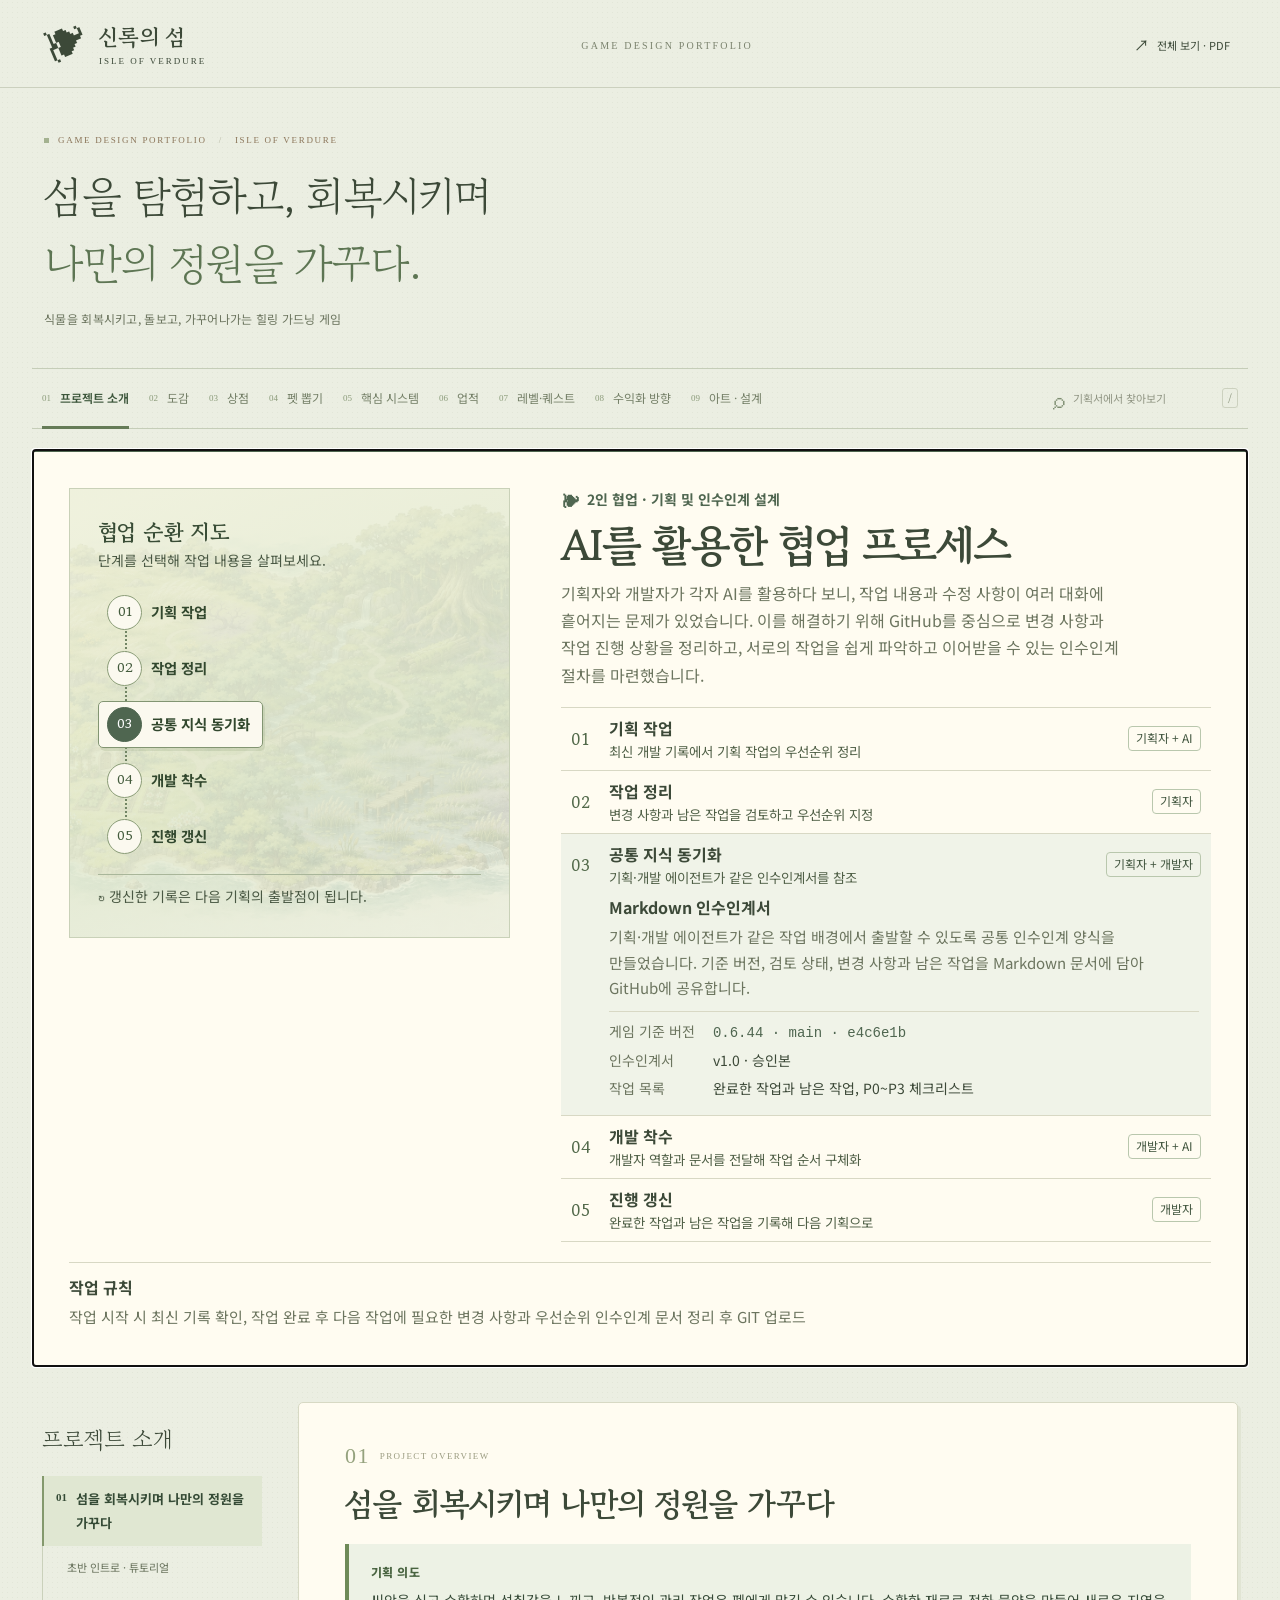
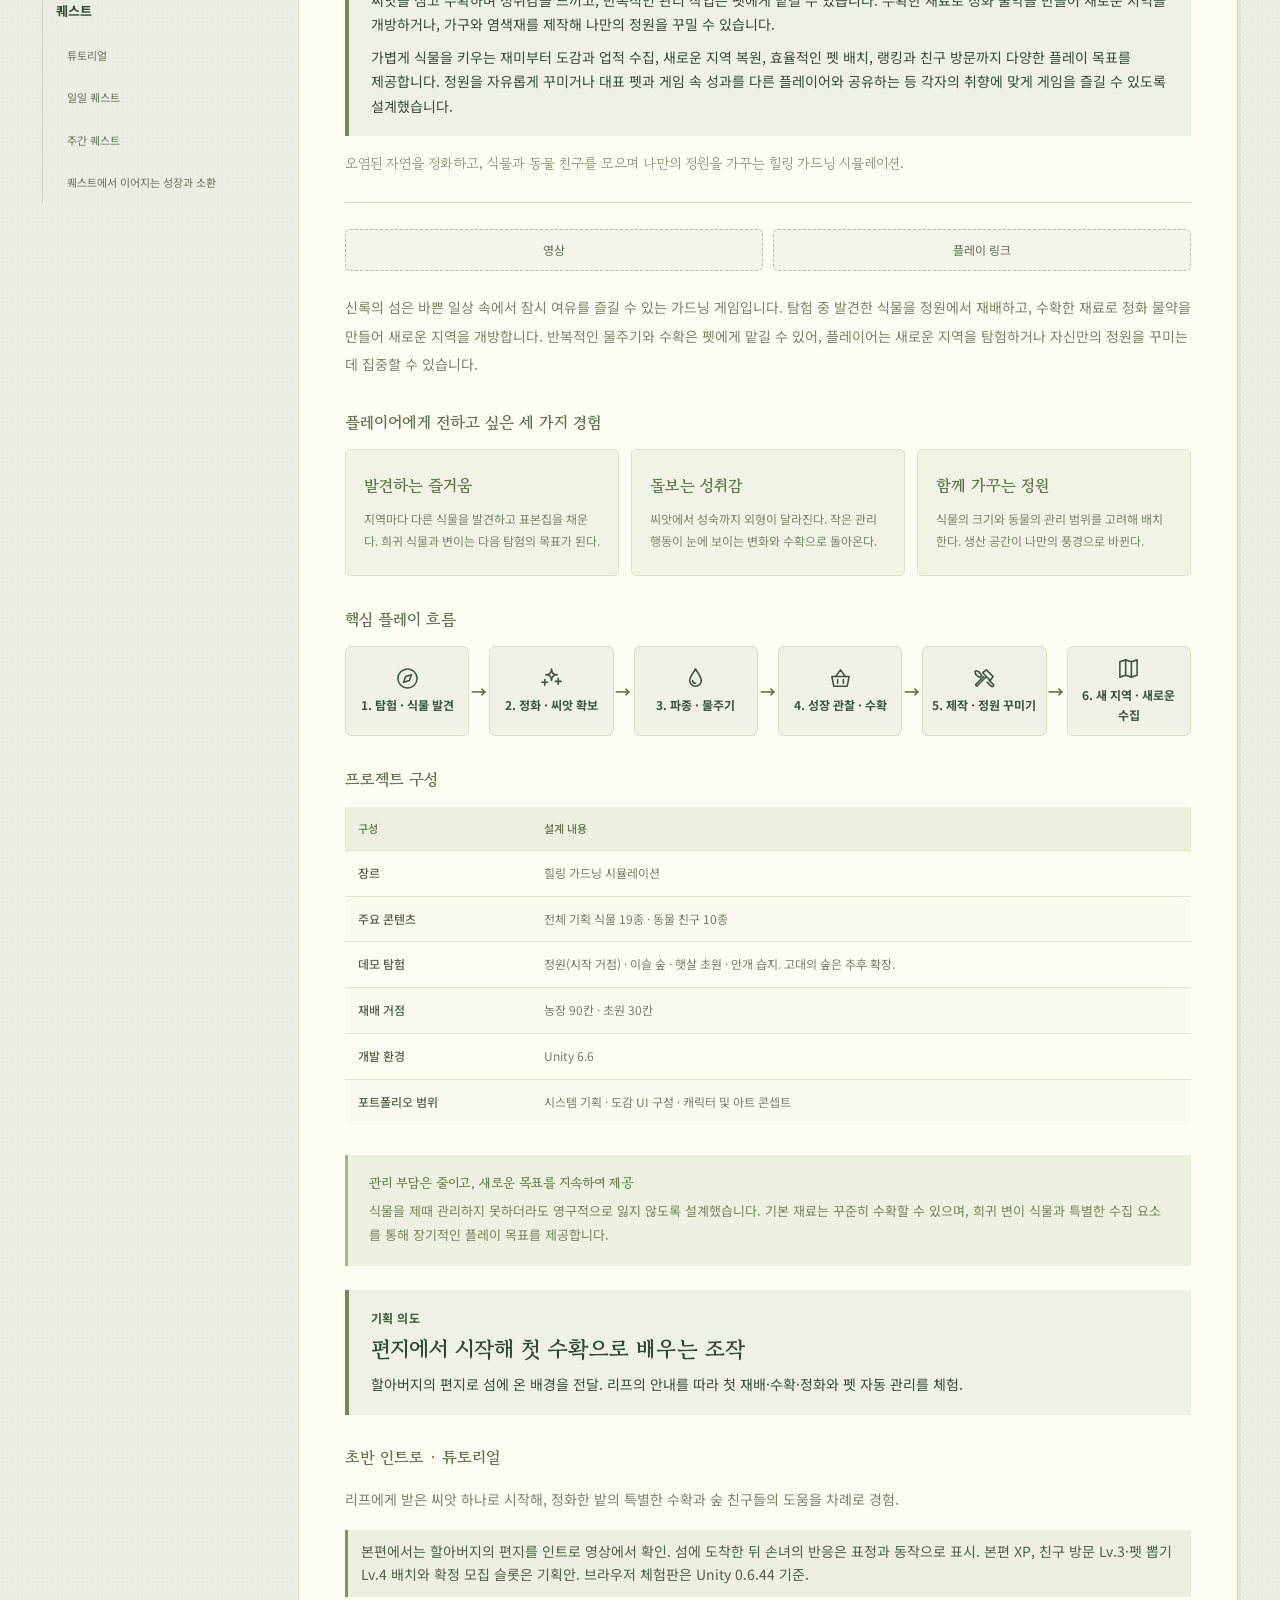
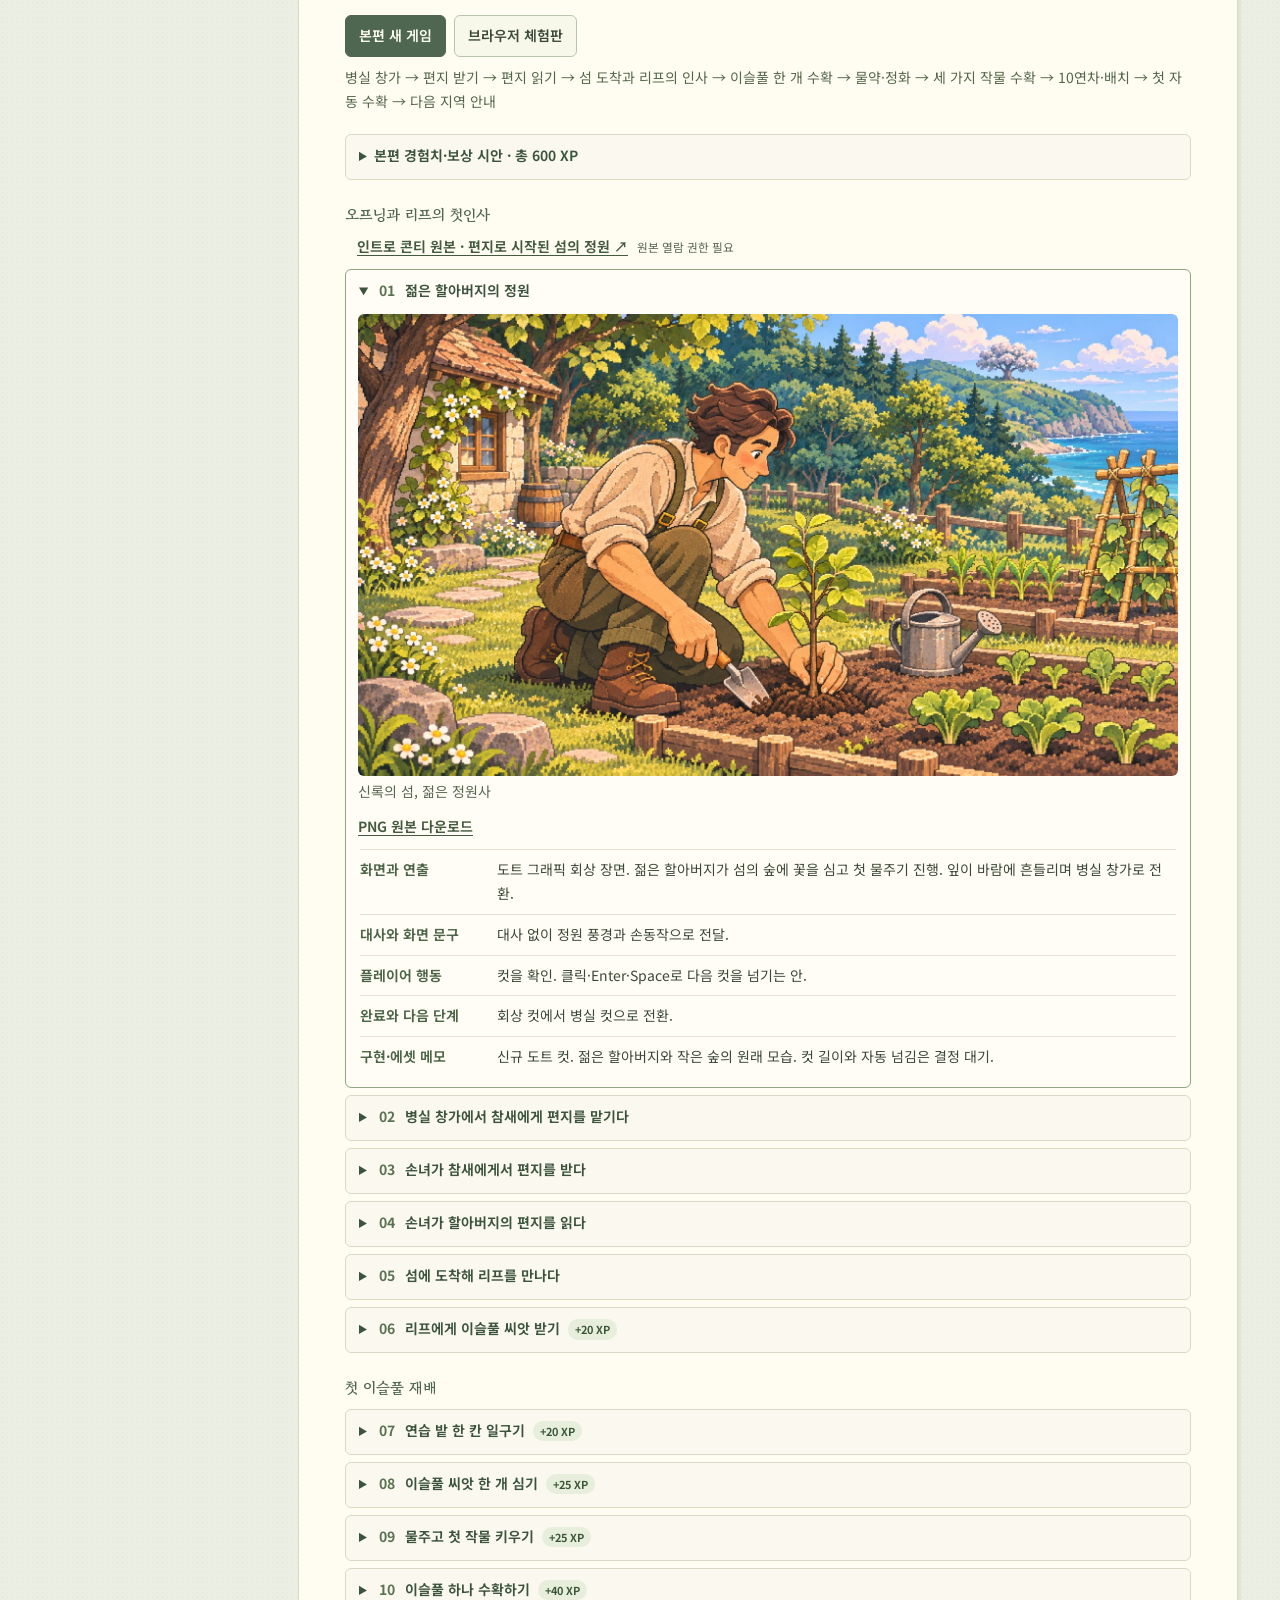
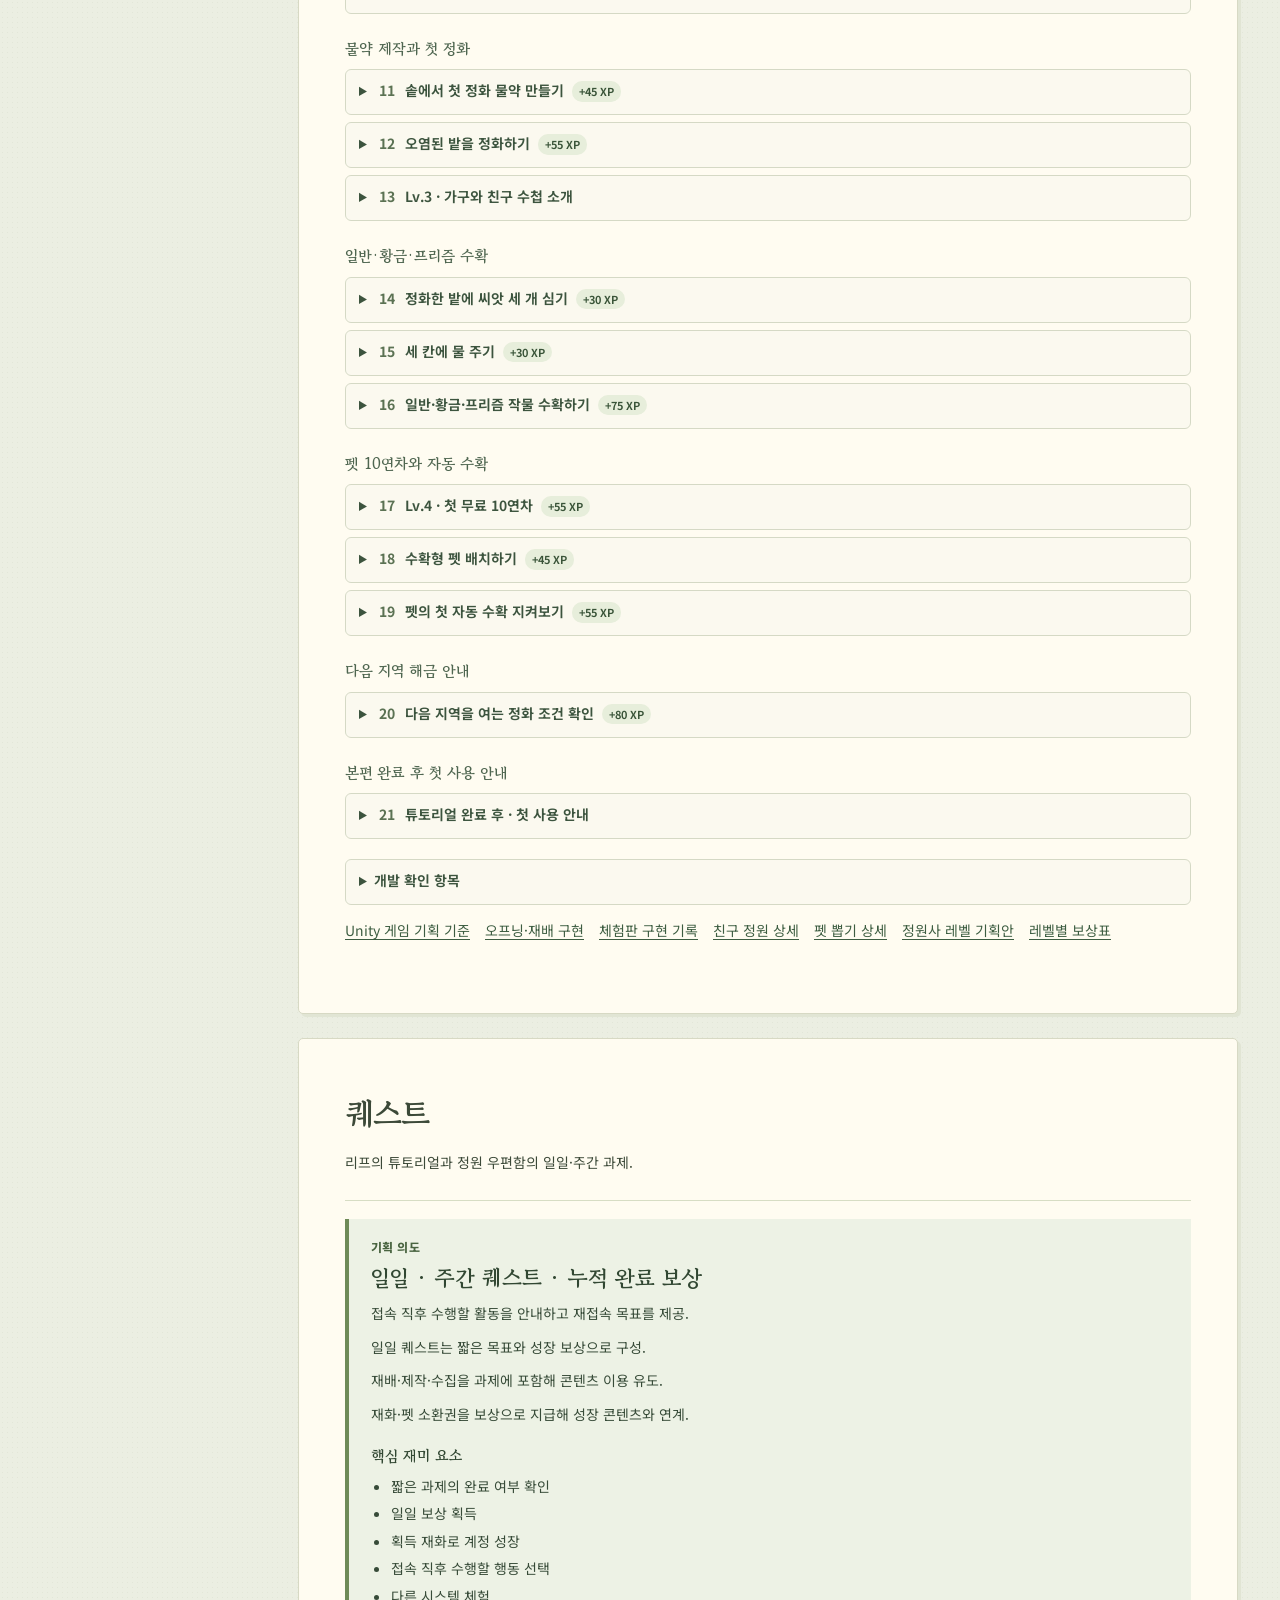
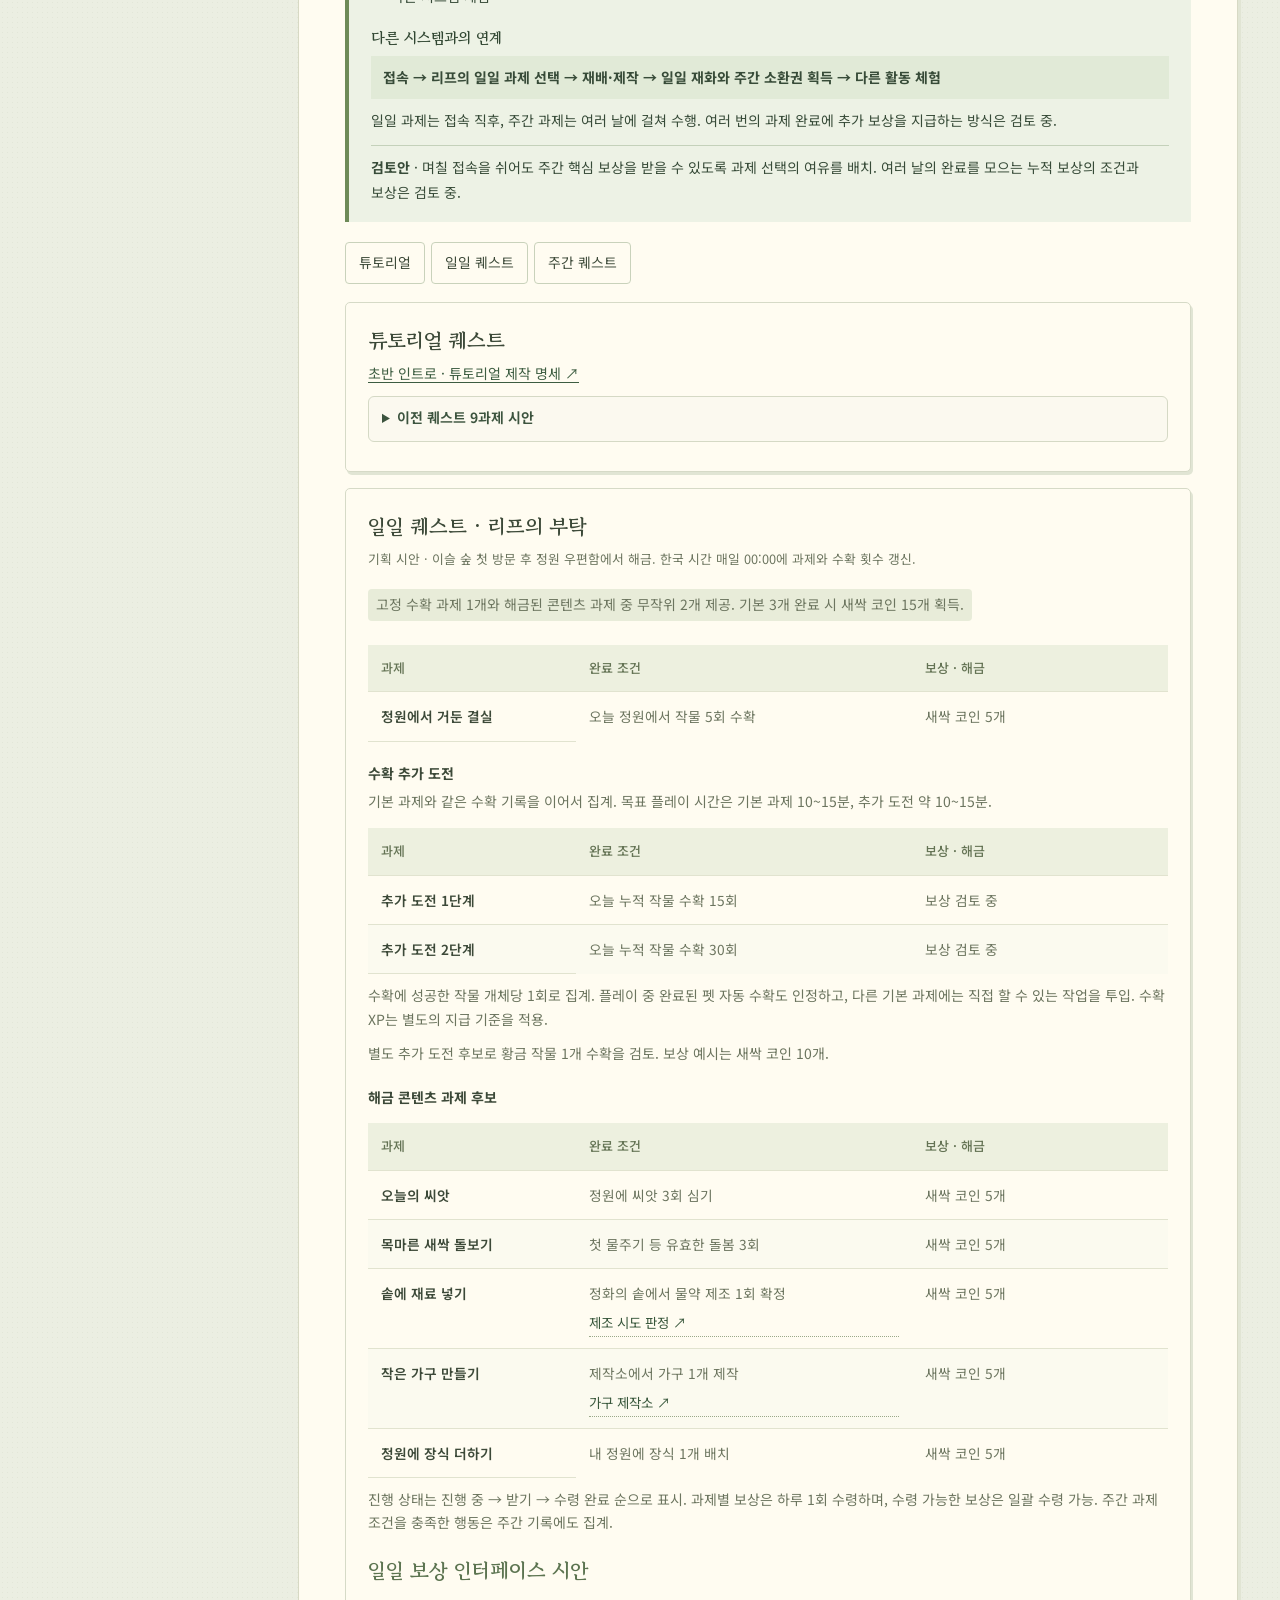
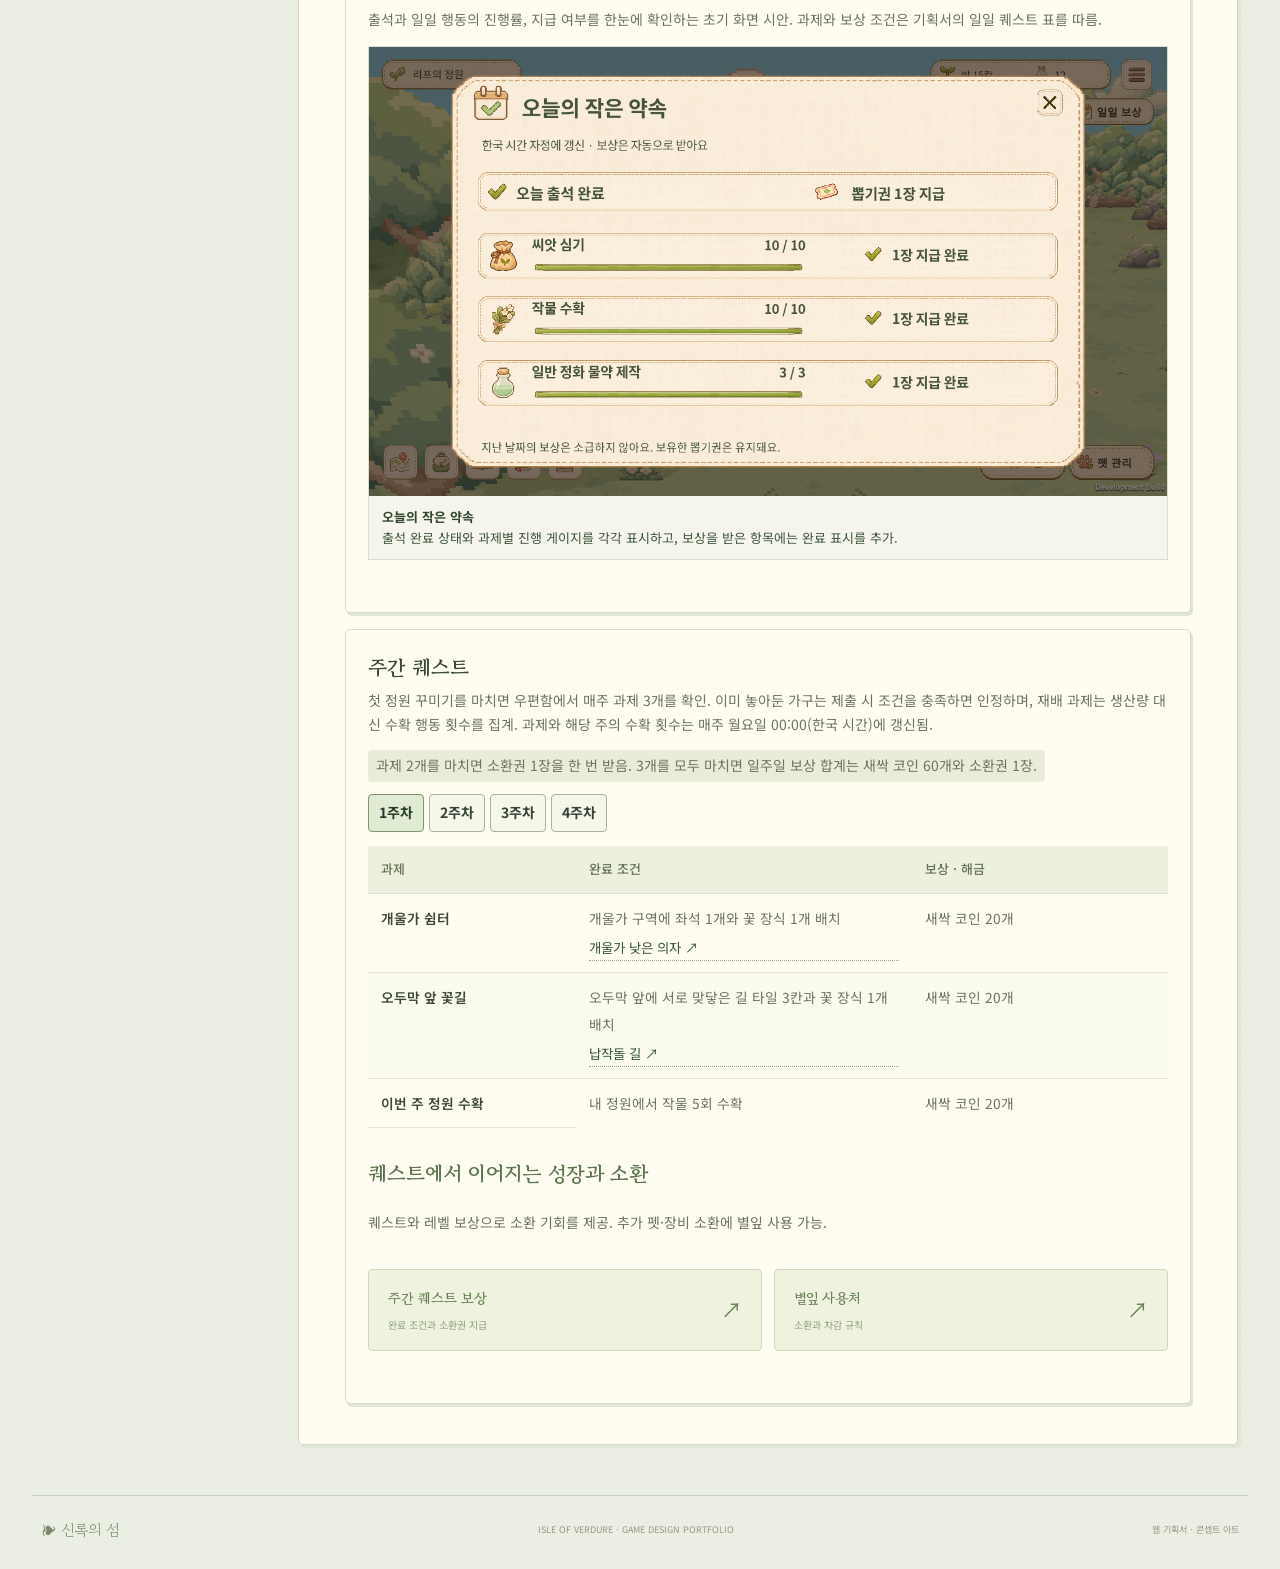
<file: index.html>
<!doctype html>
<html lang="ko">
<head>
  <meta charset="utf-8">
  <meta name="viewport" content="width=device-width, initial-scale=1">
  <meta name="theme-color" content="#4f6650">
  <meta name="description" content="신록의 섬 게임 기획 포트폴리오. 식물과 동물 친구의 도감, 재배·수집 시스템과 아트 방향을 소개.">
  <title>신록의 섬 — 게임 기획 포트폴리오</title>
  <link rel="icon" href="data:image/svg+xml,%3Csvg xmlns='http://www.w3.org/2000/svg' viewBox='0 0 64 64'%3E%3Crect width='64' height='64' rx='15' fill='%234f6650'/%3E%3Cpath d='M17 45C13 19 37 12 49 14C49 39 32 46 17 45Z' fill='%23e5e8bb'/%3E%3Cpath d='M17 49L40 23' stroke='%234f6650' stroke-width='3'/%3E%3C/svg%3E">
  <style>
@import url('https://fonts.googleapis.com/css2?family=Gowun+Batang:wght@400;700&family=Noto+Sans+KR:wght@400;500;600;700&display=swap');
:root{--ink:#3c4938;--ink-soft:#6c755f;--green:#4f6650;--sage:#a4b290;--cream:#f9f6eb;--paper:#fffcf1;--line:#d8d8c4;--brown:#8a7458;--muted:#8b8b79;--gold:#a78443;--serif:'Gowun Batang','Batang',Georgia,serif;--sans:'Noto Sans KR','Malgun Gothic',sans-serif}
*{box-sizing:border-box}html{scroll-behavior:smooth;scroll-padding-top:25px}body{margin:0;background:#ebeee2;color:var(--ink);font-family:var(--sans);font-size:13px;line-height:1.7;background-image:radial-gradient(#76835f12 .7px,transparent .7px);background-size:5px 5px}button,input,select{font:inherit}button,a,input,select{-webkit-tap-highlight-color:transparent}button,a{touch-action:manipulation}button{cursor:pointer}button:disabled{cursor:default}a{color:inherit;text-decoration:none}button{color:inherit}button:focus-visible,a:focus-visible,input:focus-visible,select:focus-visible{outline:2px solid #82976c;outline-offset:4px}button,input,select{border-radius:0}button{background:none;border:none}input{min-width:0}input::-webkit-search-cancel-button{cursor:pointer}h1,h2,h3,p{margin:0}button{transition:background .18s,color .18s,transform .18s}button:hover{color:#304c35}[hidden]{display:none!important}.skip-link{position:fixed;top:-80px;left:20px;background:var(--paper);padding:15px;z-index:30}.skip-link:focus{top:10px}.site-header{max-width:1392px;margin:auto;padding:23px 44px 20px;display:flex;align-items:center;justify-content:space-between;border-bottom:1px solid #cbd0be}.brand{display:flex;gap:11px;align-items:center;font-family:var(--serif);font-size:22px;font-weight:700;line-height:1.2}.brand small{font-family:Georgia,serif;font-weight:400;font-size:9px;letter-spacing:2px;display:block;padding-top:7px}.brand-mark{font-family:Georgia,serif;font-size:44px;line-height:1;transform:rotate(-23deg);font-weight:400}.header-caption{font:10px Georgia,serif;letter-spacing:2.2px;color:#7b836e}.header-actions{display:flex;align-items:center;gap:24px}.version{font-size:11px;color:var(--ink-soft);display:flex;gap:8px;align-items:center}.version i{width:4px;height:4px;background:#8a9678;border-radius:50%}.icon-button{font-size:15px;display:flex;gap:8px;align-items:center}.icon-button span{font-size:11px}main{max-width:1304px;margin:auto;padding:0 32px}.intro{display:flex;justify-content:space-between;align-items:center;padding:47px 12px 38px;gap:40px}.eyebrow{font:10px Georgia,serif;letter-spacing:1.6px;color:var(--brown);text-transform:uppercase}.intro .eyebrow{display:flex;align-items:center;gap:9px;font-size:9px;letter-spacing:1.7px}.intro .eyebrow>span:first-child{width:5px;height:5px;background:var(--sage)}.slash{color:#b4b6a1;margin:0 3px}h1{font-family:var(--serif);font-size:40px;font-weight:400;letter-spacing:-1.4px;line-height:1.5;margin-top:17px}h1 em{font-style:normal;color:#5d7553}.intro-subtitle{font-size:11px;letter-spacing:.3px;color:var(--ink-soft);margin-top:14px}.intro-note{position:relative;max-width:350px;width:32%;padding:10px 45px 10px 30px;border-left:1px solid #c8cebb;transform:rotate(-2deg)}.note-label{font:italic 15px Georgia,serif;color:#8a9778}.intro-note>p{font:15px/1.9 var(--serif);margin:15px 0 20px;color:#657258}.intro-stats{display:flex;gap:24px;font-size:10px;color:#7b826e;white-space:nowrap}.intro-stats b{font:21px Georgia,serif;color:#4f634a;padding-right:4px}.note-sprig{font:52px Georgia,serif;position:absolute;right:0;bottom:10px;color:#9ca98a;transform:rotate(-25deg)}.main-nav{display:flex;align-items:center;border-top:1px solid #c5cdb8;border-bottom:1px solid #c5cdb8;gap:29px;min-height:61px;position:relative;padding:0 10px}.main-nav>a{font-size:12px;white-space:nowrap;position:relative;align-self:stretch;display:flex;align-items:center;gap:9px;color:#758068}.main-nav>a>span{font:10px Georgia,serif;color:#8b9b7a}.main-nav>a.active{color:#3c563b;font-weight:600}.main-nav>a.active:after{content:'';position:absolute;bottom:-1px;left:0;right:0;height:3px;background:#657b57}.nav-dot{height:5px;width:5px;border-radius:50%;background:#bf9f61;display:inline-block;margin-left:-4px}.global-search{position:relative;flex:1;margin-left:auto;max-width:235px}.search-label{display:flex;align-items:center;gap:8px}.search-label>span{font-size:23px;color:#7d8d70;line-height:1}.search-label input{border:0;background:transparent;font-size:11px;width:100%;padding:6px 0;color:var(--ink)}input::placeholder{color:#919684}kbd{font:10px var(--sans);color:#8e9880;border:1px solid #ccd1bf;border-radius:3px;padding:0 5px;line-height:18px}.search-results{position:absolute;right:0;top:40px;width:340px;background:var(--paper);border:1px solid var(--line);box-shadow:0 12px 30px #2b3c2220;z-index:10;max-height:440px;overflow:auto;padding:10px}.search-result{display:block;padding:11px 12px;border-bottom:1px solid #e8e8d9;font-size:12px}.search-result:hover{background:#edf0e0}.search-result small{display:block;font-size:10px;color:var(--muted);margin-top:3px}.search-group{font-size:10px;letter-spacing:1px;color:#9b8e71;margin:9px 12px}.search-empty{padding:15px;color:var(--ink-soft)}.section-caption{display:flex;align-items:center;justify-content:space-between;margin:27px 12px 16px;color:#8b927d;font-size:10px}.section-caption>p{font:10px Georgia,serif;letter-spacing:1.3px;display:flex;align-items:center;gap:10px}.section-caption>p>span:last-child{font:11px var(--serif);letter-spacing:0;margin-left:2px;color:#727d66}.tiny-leaf{font-size:21px;color:#8a9a7b}.book{display:grid;grid-template-columns:48% 52%;border:9px solid #6e7d5c;border-radius:9px 10px 13px 10px;background:var(--paper);box-shadow:0 6px 0 #475b42,0 8px 0 #c7c6a9,0 17px 35px #39452d1c;position:relative}.book:before{content:'';position:absolute;left:48%;top:0;bottom:0;width:25px;transform:translateX(-50%);background:linear-gradient(90deg,transparent,#9c987a13,#6a67451c 48%,#68624527 50%,#9c987a0a 80%,transparent);z-index:1;pointer-events:none}.book:after{content:'';position:absolute;height:80px;width:24px;background:#a58c62;right:24px;top:-9px;clip-path:polygon(0 0,100% 0,100% 100%,50% 88%,0 100%);z-index:2;box-shadow:2px 2px 3px #665a4430}.book-page{background-color:var(--paper);background-image:radial-gradient(#aa9a7212 .65px,transparent .65px);background-size:4px 4px;padding:30px 31px 18px;position:relative;min-width:0;border-radius:2px}.catalog-page{padding-right:32px;background-color:#f9f7eb}.page-heading{display:flex;justify-content:space-between;align-items:center}.page-heading h2{font:700 23px var(--serif);margin-top:7px;letter-spacing:-.6px}.page-heading .eyebrow{font-size:8px;letter-spacing:2px;color:#92967c}.collection-count{font:italic 10px Georgia,serif;color:#9b9f88;display:flex;flex-direction:column;align-items:center}.collection-count b{font:27px Georgia,serif;color:#667956;line-height:1.3}.catalog-tabs{display:flex;gap:18px;border-bottom:1px solid #dddeca;margin-top:23px}.catalog-tabs button{font-size:11px;padding:0 0 11px;color:#929880;position:relative}.catalog-tabs button span{font:10px Georgia,serif;margin-left:3px}.catalog-tabs button.active{color:#4f6745;font-weight:600}.catalog-tabs button.active:after{content:'';position:absolute;bottom:-1px;left:0;right:0;height:2px;background:#6f845c}.plant-search{display:flex;gap:8px;align-items:center;background:#f1f0e4;border:1px solid #e2e1cf;border-radius:4px;padding:3px 9px;margin-top:16px}.plant-search>span{font-size:23px;color:#8a9879;line-height:1}.plant-search input{border:0;background:transparent;font-size:10px;width:100%;padding:6px 0;color:var(--ink);outline-offset:0}.plant-search button{padding:0 2px;font-size:17px;color:#929b82}.catalog-filters{display:flex;gap:9px;margin:9px 0 15px}.catalog-filters select{min-width:0;flex:1;background:transparent;border:0;border-bottom:1px solid #dfdfcb;font-size:10px;color:#8d947c;padding:3px 0;cursor:pointer}.plant-grid{display:grid;grid-template-columns:repeat(3,minmax(0,1fr));grid-auto-rows:99px;gap:8px}.plant-card{border:1px solid #dedfca;border-radius:5px;background:#fffdf433;position:relative;display:flex;flex-direction:column;align-items:center;justify-content:center;min-width:0;padding:3px 4px 6px;overflow:hidden}.plant-card:hover{background:#edf0dd;border-color:#b6c29e;transform:translateY(-2px)}.plant-card.selected{border:1.5px solid #879b6f;background:#eaf0da;box-shadow:inset 0 0 0 3px #f8fbec}.plant-card.selected:after{content:'';position:absolute;bottom:4px;right:4px;width:4px;height:4px;background:#7e9266}.plant-card .card-number{position:absolute;left:7px;top:5px;font:8px Georgia,serif;color:#aaa98f}.plant-card .rarity-dot{position:absolute;right:7px;top:8px;width:4px;height:4px;background:#8eaa78;transform:rotate(45deg)}.plant-card .rarity-dot.uncommon{background:#8faabd}.plant-card .rarity-dot.rare{background:#ad9db7}.plant-card .rarity-dot.legendary{background:#c3a45d}.specimen{display:block;background-image:url('botanical-specimens.png');background-size:500% 300%;background-position:var(--x) var(--y);background-repeat:no-repeat;aspect-ratio:1/1;image-rendering:pixelated;flex-shrink:0}.plant-card .specimen{width:67px;margin:1px auto 0}.plant-card .plant-name{font:11px var(--serif);margin-top:1px;white-space:nowrap}.plant-card .card-caption{font-size:7px;color:#9b9d84;line-height:1.5}.plant-slot{border:1px dashed #dfdecc;border-radius:4px;display:flex;align-items:center;justify-content:center;color:#c4c7b1;gap:5px;flex-direction:column}.plant-slot span{font:23px Georgia,serif;opacity:.65}.plant-slot small{font:italic 8px Georgia,serif;letter-spacing:.7px}.empty-state{grid-column:1/-1;grid-row:1/7;display:flex;align-items:center;justify-content:center;text-align:center;flex-direction:column;gap:12px;color:#7f8a70}.empty-state>span{font:44px Georgia,serif}.empty-state p{font:17px var(--serif)}.empty-state small{font-size:11px}.empty-state button{background:#e4e9d7;padding:8px 17px;border-radius:3px;font-size:11px}.catalog-bottom{display:flex;justify-content:space-between;align-items:center;margin:17px 0 14px;font-size:9px;color:#9b9e85;gap:6px}.text-button{font-size:10px;color:#667c52;padding:0;text-decoration:underline;text-underline-offset:4px;white-space:nowrap}.page-number{border-top:1px solid #e3e0ce;display:flex;justify-content:space-between;align-items:center;padding-top:12px;font:8px Georgia,serif;letter-spacing:1.4px;color:#a6a387}.detail-page{padding:29px 35px 18px;display:flex;flex-direction:column}.detail-topline{display:flex;align-items:center;justify-content:space-between;margin-right:24px;min-height:22px}.detail-topline .eyebrow{font-size:8px;color:#96947d;letter-spacing:1.3px}.detail-topline>span{font-size:9px;color:#96917d}.specimen-head{display:grid;grid-template-columns:1fr 175px;align-items:center;min-height:155px;padding-top:12px;gap:10px}.specimen-id{font:9px Georgia,serif;letter-spacing:1.5px;color:#9b967c;margin-bottom:7px}.specimen-head h2{font:700 32px var(--serif);line-height:1.4;letter-spacing:-1px}.specimen-head .specimen{width:170px;filter:drop-shadow(0 8px 4px #6d76440d);position:relative}.specimen-head .hero-illustration{position:relative}.hero-illustration:before{content:'';width:140px;height:140px;border:1px solid #daddc433;border-radius:50%;position:absolute;top:15px;left:15px;background:radial-gradient(ellipse,#e2e8cf80,transparent 70%)}.art-label{font:italic 8px Georgia,serif;letter-spacing:.4px;position:absolute;right:1px;bottom:6px;color:#a9a389}.species-tags{display:flex;gap:6px;flex-wrap:wrap;margin-top:12px}.badge{font-size:9px;line-height:1.7;padding:2px 7px;border-radius:3px;border:1px solid #d7ddc6;background:#eef1e3;color:#758466}.badge.uncommon{background:#e9f0f2;border-color:#d3e1e4;color:#6c919d}.badge.rare{background:#f1ecf4;border-color:#dfd4e7;color:#9a82aa}.badge.legendary{background:#f6efdb;border-color:#e5d6b2;color:#ae8c40}.badge.neutral{background:#f5f3e7;border-color:#e1decb;color:#928d73}.specimen-description{color:#868a71;font-size:10px;padding:9px 0 16px;border-bottom:1px solid #dcdcc6;min-height:42px}.detail-facts{display:grid;grid-template-columns:repeat(3,1fr);padding:15px 0;gap:0;border-bottom:1px solid #dedeca}.detail-facts>div{padding:0 12px;border-right:1px solid #e0dfcb}.detail-facts>div:first-child{padding-left:0}.detail-facts>div:last-child{border:0}.detail-facts dt{font-size:9px;color:#95967c}.detail-facts dd{margin:4px 0 0;font:18px Georgia,var(--serif);color:#687a51}.detail-facts dd small{font:9px var(--sans);color:#92967d;margin-left:4px}.growth-preview{margin-top:16px}.small-heading{display:flex;align-items:center;justify-content:space-between}.small-heading h3{font:700 13px var(--serif)}.small-heading>span{font-size:8px;color:#a19d82}.stage-track{display:grid;grid-template-columns:repeat(4,1fr);margin-top:9px;gap:3px;position:relative}.stage-track:before{content:'';position:absolute;left:10%;right:10%;top:33px;border-top:1px dashed #d4d9bd}.stage-button{display:flex;align-items:center;flex-direction:column;gap:2px;padding:5px 0;border-radius:4px;position:relative;font-size:9px;color:#96997e}.stage-button.active{background:#e9edda;color:#637b4f}.stage-image{width:48px;height:49px;display:flex;align-items:flex-end;justify-content:center;position:relative}.stage-image .specimen{width:49px;transform-origin:center bottom;filter:saturate(.8)}.stage-button[data-stage='2'] .specimen{transform:scale(.58);filter:saturate(.6)}.stage-button[data-stage='3'] .specimen{transform:scale(1);filter:saturate(1)}.seed-art{display:flex;align-items:flex-end;justify-content:center;width:40px;height:40px;border-bottom:3px solid #aa9272;padding-bottom:1px}.seed-art svg{height:30px;width:30px}.stage-button small{font:7px Georgia,var(--serif);color:#a6a18a}.stage-description{font-size:9px;color:#888f75;padding:9px 10px;background:#f2f2e5;border-left:2px solid #bdc9a3;min-height:39px;margin-top:8px;line-height:1.7}.stage-description b{color:#697f54;font-weight:500}.detail-tabs{display:flex;gap:22px;border-bottom:1px solid #dadcc3;margin-top:21px}.detail-tabs button{font-size:11px;color:#9b9b80;padding:0 0 9px;position:relative}.detail-tabs button.active{color:#667e51}.detail-tabs button.active:after{content:'';height:2px;position:absolute;bottom:-1px;left:0;right:0;background:#81956b}.detail-tab-panel{padding:6px 0 0;min-height:237px}.info-row{display:grid;grid-template-columns:93px 1fr;gap:8px;padding:9px 0;border-bottom:1px dashed #e4e1cc;font-size:10px;align-items:start}.info-row>dt{color:#919378;display:flex;align-items:center;gap:6px}.info-row>dt .info-icon{color:#a1ad88;font:13px Georgia,serif;width:14px;text-align:center}.info-row>dd{margin:0;color:#687256;line-height:1.8}.inline-pending{color:#a89573;font-size:9px;display:inline-block;border-bottom:1px dotted #c6b99b}.pending-note{font-size:9px;color:#a29b80;line-height:1.7;margin:9px 0}.grandpa-memo{margin-top:15px;background:#eeeeda;border:1px solid #e1e2c7;border-radius:3px;padding:12px 14px;position:relative}.grandpa-memo:before{content:'';position:absolute;top:-5px;left:45%;height:10px;width:36px;background:#e2dfc5b0;transform:rotate(-4deg)}.grandpa-memo h3{font:11px var(--serif);color:#7c8666;display:flex;gap:6px;align-items:center}.grandpa-memo p{font:11px/1.8 var(--serif);color:#9a9d82;margin-top:6px}.detail-navigation{display:flex;justify-content:space-between;align-items:center;gap:8px;margin-top:auto;padding:18px 0 13px;font-size:9px;color:#9b9d81}.detail-navigation button{font-size:10px;padding:3px 0}.detail-navigation button:disabled{opacity:.3}.detail-navigation>span{font:9px Georgia,serif;color:#9b9b80;letter-spacing:1px}.book-under{display:flex;justify-content:space-between;align-items:center;gap:15px;font-size:9px;color:#8d957d;margin:20px 11px 30px}.reading-paths{display:grid;grid-template-columns:repeat(3,1fr);gap:28px;margin:38px 10px 40px}.reading-paths>a{display:flex;align-items:center;gap:13px;padding:21px 0;border-top:1px solid #c5cdb6;border-bottom:1px solid #c5cdb6;transition:transform .2s}.reading-paths>a:hover{transform:translateY(-3px)}.path-icon{font:31px Georgia,serif;color:#8c9b77;min-width:32px}.reading-paths small{font:7px Georgia,serif;letter-spacing:1.2px;color:#9b9b81}.reading-paths h3{font:14px var(--serif);margin:4px 0 6px}.reading-paths p{font-size:9px;color:#949983}.reading-paths>a>span:last-child{margin-left:auto;font-size:17px;color:#8e9b7d}footer{display:flex;align-items:center;justify-content:space-between;border-top:1px solid #cbd1bf;padding:23px 9px 30px;gap:16px;font-size:9px;color:#939a83}.footer-brand{font:15px var(--serif);color:#7b8a6b}footer i{font-style:normal;margin:0 5px;color:#aeb59e}.overview-panel{background:var(--paper);border:1px solid var(--line);padding:25px;margin:25px 0;border-radius:5px}.panel-heading{display:flex;justify-content:space-between;align-items:center;margin-bottom:18px}.panel-heading h2{font:20px var(--serif)}.table-scroll{overflow-x:auto;max-width:100%;margin:14px 0 10px;scrollbar-color:#bcc4a6 #f4f3e7;scrollbar-width:thin}table{border-collapse:collapse;width:100%;text-align:left;font-size:11px;line-height:1.9}th{font-weight:500;color:#647354;background:#edf0df;white-space:nowrap;font-size:10px}th,td{padding:11px 13px;border-bottom:1px solid #e1e3cf;vertical-align:top}td{color:#777e68}tr:last-child td{border-bottom:0}td:first-child{color:#4f6448;font-weight:500}tbody tr:nth-child(even){background:#f6f6ea70}tbody a{border-bottom:1px dotted #9aa889}tbody tr:hover{background:#eff1e2}.table-scroll .badge{white-space:nowrap}.document-layout{display:grid;grid-template-columns:220px minmax(0,1fr);gap:36px;margin:35px 10px 50px;align-items:start}.document-sidebar{position:sticky;top:25px;padding:12px 0}.document-sidebar>.eyebrow{font-size:8px;color:#8c977b}.document-sidebar>h2{font:21px var(--serif);margin:8px 0 20px}.document-sidebar nav{display:flex;flex-direction:column;border-left:1px solid #cad1bb}.document-sidebar nav>a{display:flex;gap:9px;padding:9px 13px;color:#8e977e;font-size:10px;position:relative}.document-sidebar nav>a>span{font:9px Georgia,serif;padding-top:4px;color:#a3aa92}.document-sidebar nav>a.active{background:#e0e7d2;color:#4a6542}.document-sidebar nav>a.active:before{content:'';height:100%;width:3px;position:absolute;left:-2px;top:0;background:#84996d}.document-sidebar nav>a:hover{color:#4a6542;background:#e6ebda}.sidebar-note{display:flex;gap:10px;padding:18px 10px;color:#8f977e;font-size:10px;margin-top:17px;border-top:1px solid #cbd2bd}.sidebar-note>span{font-size:24px;color:#9aa788}.sidebar-note b{color:#818c6f;font-weight:400}.sidebar-note small{color:#a2a88f;font-size:9px}.document-paper{background:var(--paper);border:1px solid #d7d9c4;border-radius:5px;box-shadow:3px 3px 0 #e1e5d4;padding:40px 46px;min-width:0;min-height:600px;background-image:radial-gradient(#aa9a720c .65px,transparent .65px);background-size:4px 4px}.chapter-header{border-bottom:1px solid #d7ddc4;padding-bottom:25px;margin-bottom:26px}.chapter-kicker{display:flex;gap:10px;align-items:center;font:9px Georgia,serif;letter-spacing:1.4px;color:#9b9c81}.chapter-kicker .chapter-number{font:22px Georgia,serif;color:#95a27e}.chapter-header h2{font:700 29px var(--serif);letter-spacing:-.8px;margin:10px 0 13px;line-height:1.5}.chapter-header>p{color:#90957c;font:13px/1.8 var(--serif)}.chapter-meta{font-size:9px;color:#a29f85;display:flex;gap:12px;margin-top:16px}.doc-block{margin:24px 0}.doc-block>h3{font:700 16px var(--serif);margin-bottom:13px;color:#5c7450}.doc-paragraph{font-size:12px;line-height:2.05;color:#7c836b;margin:16px 0}.doc-list{padding-left:18px;margin:10px 0;color:#7c836b;font-size:12px;line-height:2.1}.doc-list li{padding-left:4px;margin-bottom:5px}.doc-list li::marker{color:#9baa83}.doc-note{padding:18px 21px;border-left:3px solid #a2b786;background:#edf1df;margin:24px 0}.doc-note h3{font:700 13px var(--serif);margin-bottom:7px;color:#687e54}.doc-note p{font-size:11px;line-height:1.95;color:#81906e}.doc-note.gold{background:#f4efdf;border-color:#c9b37d}.doc-note.gold h3{color:#9a814d}.doc-note.gold p{color:#9d906e}.flow-grid{display:grid;grid-template-columns:repeat(2,minmax(0,1fr));gap:8px}.flow-step{padding:12px 13px;background:#f1f3e7;border:1px solid #e2e6d1;border-radius:3px;color:#7b8769;font-size:11px;display:flex;align-items:center;gap:12px}.flow-step span{font:12px Georgia,serif;color:#a1ad8b}.roadmap{display:flex;flex-direction:column;gap:18px}.roadmap-phase{border:1px solid #dce1c9;padding:23px;background:#f8f9ee}.roadmap-phase>span{font:10px Georgia,var(--serif);color:#9aab80;letter-spacing:2px}.roadmap-phase>h3{font:700 20px var(--serif);margin:8px 0 16px}.roadmap-phase .doc-list{font-size:11px;margin:0}.chapter-pagination{display:flex;justify-content:space-between;gap:15px;border-top:1px solid #dce0ca;padding-top:22px;margin-top:36px;font-size:10px;color:#8b9778}.chapter-pagination a{display:flex;gap:8px;align-items:center}.chapter-pagination a:hover{color:#465f3c}.chapter-end{font:8px Georgia,serif;text-align:center;letter-spacing:1.5px;color:#b1af92;margin-top:25px}.print-document{display:none}#toast{position:fixed;left:50%;bottom:30px;transform:translateX(-50%);background:#4f6649;color:#f5f5e5;border-radius:5px;padding:12px 24px;box-shadow:0 5px 20px #34442a25;font-size:12px;z-index:30}
.document-sidebar nav>a{font-size:11px}.doc-paragraph{font-size:14px}.doc-list{font-size:13px}.doc-block table{font-size:12px}.doc-block th{font-size:11px}.doc-note p{font-size:12px}.info-row{font-size:11px}.specimen-description{font-size:11px}
@media(min-width:1400px){.intro{padding-top:51px;padding-bottom:43px}.plant-grid{grid-auto-rows:108px}.plant-card .specimen{width:74px}.detail-tab-panel{min-height:278px}.specimen-head{min-height:170px}.specimen-head .specimen{width:180px}.specimen-head{grid-template-columns:1fr 180px}}
@media(max-width:1100px){.site-header{padding:20px 28px}.header-caption{display:none}.main-nav{gap:19px}.main-nav>a{font-size:11px}.main-nav>a>span{display:none}.global-search{max-width:190px}.book-page{padding-left:23px;padding-right:23px}.detail-page{padding-left:28px;padding-right:26px}.specimen-head{grid-template-columns:1fr 140px}.specimen-head .specimen{width:140px}.specimen-head h2{font-size:29px}.hero-illustration:before{width:110px;height:110px}.info-row{grid-template-columns:80px 1fr}.detail-tabs{gap:17px}.plant-grid{grid-auto-rows:94px}.plant-card .specimen{width:60px}.catalog-bottom{font-size:8px}.catalog-bottom button{font-size:9px}.detail-navigation{padding-top:12px}.reading-paths{gap:20px}.reading-paths>a{gap:8px}.reading-paths h3{font-size:12px}.reading-paths p{font-size:8px}.path-icon{font-size:26px;min-width:25px}.document-layout{grid-template-columns:190px minmax(0,1fr);gap:22px}.document-paper{padding:32px}.document-sidebar nav>a{font-size:9px}}
@media(max-width:860px){main{padding:0 20px}.intro{padding:32px 7px}.intro h1{font-size:34px}.intro-note{width:36%;padding-left:20px;padding-right:0}.intro-note p{font-size:12px}.intro-stats{gap:13px}.note-sprig{display:none}.main-nav{flex-wrap:wrap;gap:0;justify-content:space-between;padding:0 5px}.main-nav>a{padding:18px 0;align-self:auto}.global-search{max-width:100%;flex-basis:100%;border-top:1px solid #d3d8c6}.search-label{padding:5px 0}.search-results{width:100%;top:40px}.book{grid-template-columns:45% 55%;border-width:7px}.book:before{left:45%}.book-page{padding-left:17px;padding-right:17px}.detail-page{padding-left:24px;padding-right:21px}.page-heading h2{font-size:19px}.collection-count b{font-size:23px}.catalog-tabs{gap:11px}.catalog-tabs button{font-size:9px}.plant-grid{gap:5px;grid-auto-rows:88px}.plant-card .specimen{width:53px}.plant-card .plant-name{font-size:9px}.plant-card .card-number{font-size:6px;left:5px}.plant-card .card-caption{font-size:6px}.plant-search input{font-size:9px}.catalog-filters{gap:5px}.catalog-filters select{font-size:8px}.catalog-bottom{flex-wrap:wrap;gap:9px}.detail-topline .eyebrow{font-size:7px}.detail-topline>span{font-size:8px}.specimen-head{grid-template-columns:1fr 105px;min-height:133px}.specimen-head .specimen{width:110px}.specimen-head h2{font-size:26px}.hero-illustration:before{width:90px;height:90px}.specimen-description{font-size:9px}.species-tags{gap:3px}.badge{font-size:8px;padding:2px 5px}.detail-facts>div{padding:0 8px}.detail-facts dt{font-size:8px}.detail-facts dd{font-size:16px}.detail-facts dd small{font-size:8px}.small-heading>span{font-size:7px}.stage-button{font-size:8px}.stage-image{width:41px;height:44px}.stage-image .specimen{width:43px}.stage-button small{font-size:6px}.stage-track:before{top:28px}.detail-tabs{gap:18px}.detail-tabs button{font-size:10px}.info-row{font-size:9px;grid-template-columns:74px 1fr;padding:8px 0}.pending-note{font-size:8px}.grandpa-memo{margin-top:12px;padding:11px}.grandpa-memo p{font-size:10px}.detail-tab-panel{min-height:215px}.book-under{font-size:8px}.reading-paths{gap:13px}.reading-paths>a{align-items:start}.reading-paths small{font-size:6px}.reading-paths h3{font-size:11px}.reading-paths p{font-size:7px}.path-icon{display:none}footer{flex-wrap:wrap}.document-layout{grid-template-columns:160px minmax(0,1fr);gap:16px;margin-left:0;margin-right:0}.document-sidebar nav>a{font-size:8px;padding:8px}.document-sidebar h2{font-size:19px}.document-paper{padding:28px 24px}.chapter-header h2{font-size:25px}.doc-block table{font-size:10px}.doc-block th,.doc-block td{padding:9px}.doc-paragraph,.doc-list{font-size:11px}.chapter-pagination{font-size:9px}}
@media(max-width:650px){.site-header{padding:17px 22px}.brand{font-size:19px;gap:7px}.brand-mark{font-size:36px}.brand small{font-size:7px}.header-actions{gap:15px}.version{font-size:9px;gap:6px}.icon-button span{display:none}.icon-button{font-size:21px}main{padding:0 16px}.intro{padding:28px 4px 25px;gap:20px;align-items:flex-start}.intro .eyebrow{font-size:7px;letter-spacing:.8px}.intro h1{font-size:29px;letter-spacing:-1px;margin-top:14px}.intro-subtitle{font-size:9px;margin-top:12px}.intro-note{display:none}.main-nav>a{font-size:10px;padding:16px 0}.main-nav{gap:0}.section-caption{margin:22px 2px 14px}.section-caption>p{font-size:8px;gap:5px}.section-caption>p>span:last-child{font-size:10px}.section-caption>span{display:none}.book{display:flex;flex-direction:column;border:6px solid #718261;box-shadow:0 4px 0 #4f6449,0 5px 0 #c7c6a9,0 12px 25px #39452d15}.book:before{display:none}.book:after{width:20px;right:18px;height:66px;top:-6px}.catalog-page{padding:25px 20px 14px}.page-heading{padding-right:25px}.page-heading h2{font-size:24px}.page-heading .eyebrow{font-size:8px}.collection-count b{font-size:26px}.catalog-tabs{gap:24px;margin-top:20px}.catalog-tabs button{font-size:11px}.plant-search{margin-top:16px}.plant-search input{font-size:11px}.catalog-filters{gap:12px;margin-bottom:16px}.catalog-filters select{font-size:10px}.plant-grid{gap:7px;grid-auto-rows:100px}.plant-card .specimen{width:65px}.plant-card .plant-name{font-size:11px}.plant-card .card-number{font-size:8px;left:7px}.plant-card .card-caption{font-size:7px}.catalog-bottom{font-size:9px;flex-wrap:nowrap;margin-top:17px}.catalog-bottom button{font-size:10px}.detail-page{padding:27px 23px 18px;border-top:2px solid #d2d1b4;border-radius:0 0 3px 3px;box-shadow:inset 0 7px 12px #77744a08}.detail-topline{margin-right:0}.detail-topline .eyebrow{font-size:8px}.detail-topline>span{font-size:9px}.specimen-head{grid-template-columns:1fr 145px;min-height:168px}.specimen-head .specimen{width:150px}.specimen-head h2{font-size:30px}.species-tags{gap:5px}.badge{font-size:9px}.hero-illustration:before{width:120px;height:120px}.specimen-description{font-size:10px}.detail-facts{padding:16px 0}.detail-facts dt{font-size:9px}.detail-facts dd{font-size:19px}.detail-facts dd small{font-size:9px}.small-heading h3{font-size:14px}.small-heading>span{font-size:8px}.stage-track{margin-top:13px}.stage-image{width:50px;height:54px}.stage-image .specimen{width:53px}.stage-button{font-size:9px}.stage-button small{font-size:7px}.stage-track:before{top:36px}.stage-description{font-size:10px;min-height:50px}.detail-tabs{margin-top:24px;gap:26px}.detail-tabs button{font-size:12px}.info-row{font-size:11px;grid-template-columns:88px 1fr;padding:10px 0}.pending-note{font-size:9px}.detail-tab-panel{min-height:230px}.grandpa-memo{padding:15px;margin-top:16px}.grandpa-memo h3{font-size:12px}.grandpa-memo p{font-size:11px}.detail-navigation{padding:21px 0 16px;font-size:10px}.detail-navigation button{font-size:11px}.page-number{font-size:8px}.book-under{display:block;font-size:8px;margin:19px 5px 20px}.book-under span{display:block;line-height:2}.reading-paths{grid-template-columns:1fr;gap:0;margin:23px 5px 30px}.reading-paths>a{padding:18px 4px;align-items:center}.reading-paths>a+a{border-top:0}.path-icon{display:block;font-size:29px;min-width:32px}.reading-paths>a{gap:15px}.reading-paths small{font-size:7px}.reading-paths h3{font-size:14px}.reading-paths p{font-size:10px}footer{padding:20px 5px 25px;gap:10px}footer>p{font-size:8px}footer>span{width:100%;font-size:8px}.document-layout{display:flex;flex-direction:column;margin:24px 0 30px;gap:20px}.document-sidebar{position:static;padding:0;width:100%}.document-sidebar>.eyebrow,.document-sidebar>h2,.sidebar-note{display:none}.document-sidebar nav{display:flex;flex-direction:row;gap:6px;border:0;overflow:auto;padding:0 0 10px;scrollbar-width:thin}.document-sidebar nav>a{font-size:10px;padding:8px 12px;background:#e5ebd8;white-space:nowrap;border-radius:3px}.document-sidebar nav>a>span{font-size:9px}.document-sidebar nav>a.active{background:#718762;color:#fffef2}.document-sidebar nav>a.active span{color:#e1e9ce}.document-sidebar nav>a.active:before{display:none}.document-paper{width:100%;padding:25px 21px}.chapter-header h2{font-size:24px;margin:12px 0}.chapter-header>p{font-size:12px}.chapter-header{padding-bottom:22px}.doc-paragraph{font-size:12px;line-height:2}.doc-block>h3{font-size:15px}.doc-list{font-size:11px}.doc-block table{min-width:360px;font-size:10px}.doc-block th,.doc-block td{padding:10px}.doc-note{padding:15px 17px}.doc-note h3{font-size:12px}.doc-note p{font-size:11px}.flow-grid{grid-template-columns:1fr}.flow-step{font-size:11px}.roadmap-phase{padding:19px}.chapter-pagination{font-size:9px;flex-wrap:wrap}.overview-panel{padding:19px 15px}.panel-heading h2{font-size:17px}.overview-panel table{min-width:680px}.search-results{max-height:330px}#toast{width:max-content;max-width:90%;font-size:11px;text-align:center}}
.catalog-summary{display:flex;align-items:center;justify-content:space-between;gap:10px;border-bottom:1px solid #dddeca;padding:15px 0 11px;margin-top:8px;color:#7c8b69;font-size:11px}.catalog-summary b{font-weight:500;color:#536f44;margin-left:7px}.catalog-summary small{font-size:9px;color:#9ba287}.document-sidebar{max-height:calc(100vh - 40px);overflow-y:auto;scrollbar-width:thin;scrollbar-color:#bdc8a7 transparent}@media(max-width:650px){.document-sidebar{max-height:none;overflow:visible}.catalog-summary small{font-size:8px}}
.source-tag{display:inline-block;padding:2px 7px;border:1px solid #cdd7bd;background:#eef2e3;font:9px/1.8 var(--sans);color:#71825d;white-space:nowrap;border-radius:3px;flex-shrink:0}.source-tag.proposal{background:#f1eddf;border-color:#dfd5b9;color:#988352}.source-tag.pending{background:#f5ede2;border-color:#e4d6bf;color:#a08a63}.block-heading{display:flex;align-items:center;justify-content:space-between;gap:12px;margin-bottom:13px;flex-wrap:wrap}.block-heading h3{font:700 16px/1.65 var(--serif);color:#5c7450}.requirement-card{border:1px solid #d4dcc4;border-radius:4px;background:#f9faee;margin:25px 0}.requirement-card>summary{list-style:none;display:flex;align-items:center;gap:10px;padding:15px 18px;background:#edf1df;cursor:pointer}.requirement-card>summary::-webkit-details-marker{display:none}.requirement-card>summary:after{content:'−';font-size:16px;color:#82976b;margin-left:auto}.requirement-card:not([open])>summary:after{content:'+'}.requirement-id{font:11px Georgia,serif;color:#85986c;white-space:nowrap}.requirement-card>summary h3{font:700 15px/1.7 var(--serif);color:#526b44}.requirement-card>summary .source-tag{font-size:8px}.requirement-card>dl{margin:0;padding:4px 20px 9px}.requirement-card>dl>div{display:grid;grid-template-columns:90px minmax(0,1fr);gap:15px;border-bottom:1px dashed #dce1cd;padding:13px 0}.requirement-card>dl>div:last-child{border-bottom:0}.requirement-card dt{font-size:11px;color:#718061;font-weight:500}.requirement-card dd{font-size:12px;line-height:2;margin:0;color:#6d785f;overflow-wrap:anywhere}.species-spec{border:1px solid #cfd6be;background:#f9f8eb;padding:28px 32px;margin:28px 0 35px;border-radius:5px}.spec-section-heading{display:flex;align-items:center;justify-content:space-between;gap:20px}.spec-section-heading .eyebrow{font-size:8px;color:#92a07e}.spec-section-heading h2{font:700 23px/1.5 var(--serif);margin-top:8px}.spec-basis{font-size:11px;line-height:1.9;color:#8c947b;margin:15px 0 22px;max-width:850px}.plant-brief{border:1px solid #dce0cb;border-radius:4px;margin:21px 0;background:#fffdf2}.plant-brief>header{display:flex;align-items:center;gap:11px;border-bottom:1px solid #e0e3d0;padding:14px 18px;background:#f0f3e3}.plant-brief>header>span:first-child{font:11px Georgia,serif;color:#889a70}.plant-brief>header h3{font:700 17px var(--serif)}.plant-brief>header .source-tag{margin-left:auto}.plant-brief>dl{padding:4px 19px 10px;margin:0}.plant-brief>dl>div{display:grid;grid-template-columns:105px minmax(0,1fr);gap:12px;padding:13px 0;border-bottom:1px dashed #e0e3d0}.plant-brief>dl>div:last-child{border:0}.plant-brief dt{font-size:11px;color:#80906d;font-weight:500}.plant-brief dd{font-size:12px;line-height:1.95;color:#737e64;margin:0;overflow-wrap:anywhere}.species-spec .plant-brief{margin-bottom:0}.species-spec .plant-brief>dl{display:grid;grid-template-columns:1fr 1fr;column-gap:28px}.species-spec .plant-brief>dl>div{display:block}.species-spec .plant-brief>dl>div:last-child{grid-column:1/-1}.species-spec .plant-brief dt{margin-bottom:5px}.detail-facts dd.fact-text{font:14px/1.7 var(--serif);margin-top:4px}.specimen-description a{float:right;color:#7e9368;font-size:9px;text-decoration:underline;text-underline-offset:3px}.chapter-meta{flex-wrap:wrap}.chapter-header>p{color:#7a8768}.doc-block td{overflow-wrap:anywhere}.doc-note p{color:#748561}@media(max-width:860px){.requirement-card>summary{padding:13px;gap:7px;flex-wrap:wrap}.requirement-card>summary h3{font-size:13px}.requirement-card>dl{padding:3px 14px 8px}.requirement-card>dl>div{grid-template-columns:70px minmax(0,1fr);gap:10px}.requirement-card dd{font-size:11px}.block-heading h3{font-size:15px}.source-tag{font-size:8px}.species-spec{padding:25px}.plant-brief>dl>div{grid-template-columns:85px minmax(0,1fr)}}@media(max-width:650px){.species-spec{padding:22px 18px}.spec-section-heading{display:block}.spec-section-heading h2{font-size:21px}.spec-section-heading>a{display:inline-block;margin-top:12px}.spec-basis{font-size:10px}.species-spec .plant-brief>dl{display:block}.plant-brief>header{padding:13px;gap:9px;flex-wrap:wrap}.plant-brief>header h3{font-size:16px}.plant-brief>dl{padding:3px 14px 8px}.plant-brief>dl>div{display:block;padding:12px 0}.plant-brief dt{margin-bottom:6px;font-size:11px}.plant-brief dd{font-size:12px}.requirement-card>summary h3{font-size:14px}.requirement-card>summary .source-tag{font-size:7px}.requirement-card>dl>div{display:block;padding:12px 0}.requirement-card dt{margin-bottom:6px}.requirement-card dd{font-size:12px}.block-heading{gap:6px}.block-heading h3{font-size:15px}.detail-facts dd.fact-text{font-size:15px}.specimen-description a{float:none;display:inline-block;margin-left:8px}}
.print-preview-mode>.site-header,.print-preview-mode>main{display:none}.print-preview-mode .print-document{display:block;max-width:900px;margin:0 auto;padding:30px 35px 70px}.print-preview-mode .print-cover,.print-preview-mode .print-chapter{background:var(--paper);border:1px solid var(--line);padding:38px 42px;margin-bottom:25px;box-shadow:3px 3px 0 #e1e5d4}.print-preview-mode .print-cover h1{font-size:32px;margin:20px 0}.print-preview-mode .print-cover>p{font-size:12px;color:var(--ink-soft)}.print-toc{margin-top:30px;display:grid;gap:8px;font-size:12px;color:var(--green)}.print-toc a:hover{text-decoration:underline}.print-toolbar{display:flex;align-items:center;justify-content:space-between;gap:15px;margin:0 0 25px;font-size:10px;color:var(--ink-soft)}.print-toolbar button{padding:9px 13px;border:1px solid #c9d2b9;background:#e1e8d4;border-radius:3px;font-size:11px}.print-toolbar>span{font-size:10px}@media(max-width:650px){.print-preview-mode .print-document{padding:18px 16px}.print-preview-mode .print-cover,.print-preview-mode .print-chapter{padding:25px 20px}.print-preview-mode .print-cover h1{font-size:25px}.print-toolbar{gap:8px}.print-toolbar>span{display:none}.print-toolbar button{font-size:10px;padding:8px}.print-preview-mode table{min-width:360px}}
@media print{.requirement-card,.plant-brief{break-inside:avoid;background:white}.requirement-card>summary{padding:8pt;background:#f3f5eb}.requirement-card>summary:after{display:none}.requirement-card dd,.plant-brief dd{font-size:9pt}.requirement-card dt,.plant-brief dt{font-size:8pt}.requirement-card>dl>div{padding:7pt 0}.block-heading h3{break-after:avoid}.source-tag{font-size:7pt}.plant-brief>header{padding:8pt}.print-chapter .doc-block table{font-size:8pt}}
@media(prefers-reduced-motion:reduce){*{scroll-behavior:auto!important;transition:none!important}}
@media print{@page{size:A4;margin:18mm 15mm}body{background:white!important;color:#263326;font:10pt/1.7 sans-serif}body>.site-header,body>main,body>#toast,.skip-link,.print-toolbar{display:none!important}.print-preview-mode .print-document{max-width:none;margin:0;padding:0}.print-preview-mode .print-cover,.print-preview-mode .print-chapter{border:0;box-shadow:none;padding:0;margin:0}.print-preview-mode table{min-width:0}.print-document{display:block}.print-cover{page-break-after:always;padding-top:35mm}.print-cover h1{font:30pt/1.6 serif;margin-bottom:15mm}.print-cover p{font-size:12pt}.print-chapter{break-before:page}.chapter-header h2{font-size:23pt}.doc-paragraph,.doc-list{font-size:10pt;color:#344034}.doc-note{background:#f3f5eb!important;break-inside:avoid}.doc-note p{color:#344034;font-size:9pt}table{font-size:8pt;line-height:1.6}th,td{padding:7px}thead{display:table-header-group}tr{break-inside:avoid}.doc-block h3{break-after:avoid}.table-scroll{overflow:visible}a{text-decoration:none;color:inherit}.doc-block{margin:15pt 0}.chapter-meta{color:#555}.chapter-pagination{display:none}.print-species{break-before:page}.print-field{font-size:10pt;line-height:1.8}.print-field h3{font-size:16pt;margin-top:15pt}.print-species .print-plant{break-inside:avoid;border-bottom:1px solid #ccc;padding:8pt 0}.print-plant p{font-size:9pt}}

.common-cultivation-summary{margin:0 0 20px;padding:14px 18px;background:#f4f5e7;border:1px solid #d2dac1;border-radius:5px}.cultivation-summary-heading{display:flex;justify-content:space-between;gap:12px;color:#81946b;font-size:9px;padding-bottom:12px;border-bottom:1px solid #e0e4d1}.cultivation-summary-heading a{color:#9a9f85;font-size:8px}.common-cultivation-summary dl{display:grid;grid-template-columns:repeat(4,minmax(0,1fr));margin:13px 0 0;gap:15px}.common-cultivation-summary dt{color:#9ca489;font-size:9px}.common-cultivation-summary dd{color:#6e825b;font-size:11px;margin:6px 0 0;line-height:1.8}.stage-button small{font-family:var(--sans);font-size:8px;line-height:1.7}.stage-button[data-stage='3'] .specimen{transform:scale(1);filter:saturate(1)}@media(max-width:860px){.common-cultivation-summary dl{grid-template-columns:repeat(2,minmax(0,1fr));gap:13px}.common-cultivation-summary dd{font-size:10px}}@media(max-width:650px){.common-cultivation-summary{padding:13px;margin-bottom:20px}.common-cultivation-summary dl{gap:14px 9px}.common-cultivation-summary dd{font-size:10px}.cultivation-summary-heading{font-size:8px}.stage-button small{font-size:7px}.stage-track{gap:4px}}


.ai-collaboration {
  margin:20px 0 24px;
  padding:clamp(16px,3vw,36px);
  background:var(--paper);
  border:1px solid var(--line);
  border-top:3px solid var(--green);
  color:var(--ink);
}
.ai-collaboration [hidden]{display:none}
.ai-collaboration :is(h2,h3,p,ol,dl,dd){margin:0}
.ai-collaboration p{color:var(--ink-soft);word-break:keep-all;overflow-wrap:anywhere}
.ai-collaboration-layout{
  display:grid;
  grid-template-columns:minmax(250px,.8fr) minmax(0,1.18fr);
  align-items:start;
  gap:clamp(20px,4vw,52px);
}
.ai-collaboration .ai-collaboration-role{display:flex;align-items:center;gap:8px;color:var(--green);font-size:.875rem;font-weight:700}
.ai-collaboration-role span{font-size:1.3em;line-height:1}
.ai-collaboration-intro h2{
  margin:7px 0 10px;
  font:700 clamp(1.65rem,3.45vw,2.7rem)/1.19 var(--serif);
  letter-spacing:-.045em;
  word-break:keep-all;
}
.ai-collaboration-intro p:last-child{max-width:64ch;font-size:1rem}
.ai-garden-map{
  padding:clamp(16px,3vw,28px);
  border:1px solid #c9d1b8;
  background:linear-gradient(160deg,#eef1dce8 5%,#e2ead3e5 60%,#e9eddcbf),url("island-atlas.webp") center / cover;
}
.ai-garden-map h3{font:700 1.35rem/1.35 var(--serif);color:#394d36}
.ai-garden-map p{margin-top:3px;font-size:.875rem;color:#495843}
.ai-garden-map .ai-garden-route{list-style:none;margin-top:16px;padding:0;display:grid;gap:9px}
.ai-garden-route li{position:relative}
.ai-garden-route li:not(:last-child)::after{
  content:"";position:absolute;z-index:0;left:27px;top:42px;height:22px;border-left:2px dotted #718564;
}
.ai-garden-route button{
  position:relative;z-index:1;display:flex;align-items:center;gap:9px;
  max-width:100%;min-height:46px;padding:5px 12px 5px 8px;
  border:1px solid transparent;border-radius:5px;
  background:transparent;color:#32482e;text-align:left;
}
.ai-garden-route button:hover{background:#fbf9ef}
.ai-garden-route button[aria-pressed="true"]{background:#fbf9ef;border-color:#829572;box-shadow:2px 3px 0 #7d8f662c}
.ai-garden-route button strong{font-size:.9rem}
.ai-garden-route .ai-stage-number{
  display:grid;place-items:center;width:35px;height:35px;flex:none;
  border:1px solid #8a9c77;border-radius:50%;
  background:#fbf9ef;color:#435b3c;font-family:var(--serif);font-weight:700;
}
.ai-garden-route button[aria-pressed="true"] .ai-stage-number{background:#4f6650;color:#fff;border-color:#4f6650}
.ai-garden-return{margin-top:14px!important;padding-top:10px;border-top:1px solid #a9b69a}
.ai-collaboration .ai-stage-list{list-style:none;margin-top:18px;padding:0;border-top:1px solid var(--line)}
.ai-stage-list li{border-bottom:1px solid var(--line)}
.ai-stage-list li:has(.ai-stage-detail:not([hidden])){background:#f0f3e8}
.ai-stage-list button{
  display:grid;grid-template-columns:29px minmax(0,1fr) auto;
  align-items:center;gap:9px;width:100%;min-height:62px;padding:8px 10px;
  border:0;background:transparent;color:var(--ink);text-align:left;line-height:1.4;
}
.ai-stage-list button:hover{background:#e9eee0}
.ai-collaboration button:focus-visible{outline:2px solid #50694c;outline-offset:2px}
.ai-stage-list .ai-stage-number{font:700 1rem var(--serif);color:#536a4b}
.ai-stage-list strong,.ai-stage-list small{display:block}
.ai-stage-list strong{font-size:1rem}
.ai-stage-list small{margin-top:3px;color:#506047;font-size:.84rem}
.ai-stage-role{padding:3px 7px;border-radius:4px;border:1px solid #b9c7ad;color:#435740;font-size:.75rem;white-space:nowrap}
.ai-stage-detail{padding:0 12px 14px 48px}
.ai-stage-detail h3,.ai-collaboration-rule h3{font-size:1rem;line-height:1.45}
.ai-stage-detail p,.ai-collaboration-rule p{margin-top:5px;font-size:.9375rem}
.ai-stage-detail dl{display:grid;gap:4px;margin-top:10px;padding-top:8px;border-top:1px solid var(--line);font-size:.875rem}
.ai-stage-detail dl>div{display:grid;grid-template-columns:7em minmax(0,1fr);gap:6px}
.ai-stage-detail dt{color:var(--ink-soft)}
.ai-stage-detail dd{overflow-wrap:anywhere}
.ai-stage-detail code{color:var(--green)}
.ai-collaboration-rule{margin-top:20px;padding-top:13px;border-top:1px solid var(--line)}
@media(max-width:780px){
  .ai-collaboration-layout{display:block}
  .ai-garden-map{display:none}
}
@media(max-width:430px){
  .ai-stage-list button{grid-template-columns:24px minmax(0,1fr) auto;gap:6px;padding-inline:7px}
  .ai-stage-detail{padding-inline:10px}
  .ai-stage-detail dl>div{grid-template-columns:6em minmax(0,1fr)}
}
</style>
  <style>
.animal-section-nav{display:flex;flex-wrap:wrap;gap:8px;margin:-6px 0 26px;padding-bottom:18px;border-bottom:1px solid #dce2cb}.animal-section-nav a{font-size:11px;padding:7px 13px;background:#edf1df;border:1px solid #d8e0c7;border-radius:3px;color:#7d8b69}.animal-section-nav a[aria-current=page]{background:#738860;color:#fffced;border-color:#738860}.animal-roster-caption{display:flex;justify-content:space-between;gap:15px;align-items:center;margin:17px 0;color:#73845d;font-size:12px}.animal-roster-caption small{font-size:10px;color:#949d81}.animal-grid{display:grid;grid-template-columns:repeat(5,minmax(0,1fr));gap:9px}.animal-card{display:flex;align-items:center;flex-direction:column;border:1px solid #dce1ca;background:#faf9ec;border-radius:5px;padding:10px 5px 12px;position:relative;min-width:0}.animal-card:hover{background:#edf1df;border-color:#acbc92;transform:translateY(-2px)}.animal-card.selected{background:#eaf0d9;border:1.5px solid #8ba371;box-shadow:inset 0 0 0 3px #f8faed}.animal-card>small{position:absolute;left:7px;top:5px;font:8px Georgia,serif;color:#a1a589}.animal-sprite{display:block;background-image:url('animal-characters-structure-v3.png');background-size:500% 200%;background-position:var(--ax) var(--ay);background-repeat:no-repeat;aspect-ratio:1;image-rendering:pixelated;flex-shrink:0;width:86px;max-width:100%}.animal-card>b{font:700 14px var(--serif);margin:4px 0;color:#526744}.animal-card>span:last-of-type{font-size:10px;color:#9aa084}.animal-card>em{font-size:9px;color:#7e9069;font-style:normal;margin-top:7px;text-align:center;line-height:1.7}.animal-dossier{background:#fffdf2;border:1px solid #d9dfc7;border-radius:5px;margin-top:22px;overflow:hidden}.animal-dossier>header{display:flex;align-items:center;justify-content:space-between;padding:24px 26px;border-bottom:1px solid #e1e5d0;background:#f2f5e6;gap:18px}.animal-dossier>header .animal-sprite{width:140px}.animal-dossier h3{font:700 28px/1.6 var(--serif);margin:5px 0}.animal-dossier h3 small{font:12px var(--serif);display:block;margin-top:3px;color:#8b977b}.animal-dossier .eyebrow{font-size:9px;color:#9aa383}.animal-concept{font:12px/1.9 var(--serif);color:#829070;margin-top:12px}.animal-tags{display:flex;flex-wrap:wrap;gap:6px;align-items:center;margin-top:12px}.animal-tags>span{font-size:8px;line-height:1.9;padding:2px 6px;border:1px solid #d7dfc6;border-radius:3px;color:#8b9877;background:#f8faed}.animal-dossier>dl{margin:0;padding:5px 25px 12px}.animal-dossier>dl>div{display:grid;grid-template-columns:105px minmax(0,1fr);gap:17px;padding:14px 0;border-bottom:1px dashed #e0e4cf}.animal-dossier>dl>div:last-child{border:0}.animal-dossier dt{font-size:11px;color:#879573;font-weight:500}.animal-dossier dd{font-size:12px;line-height:1.95;color:#737e64;margin:0;overflow-wrap:anywhere}.animal-print-list{display:none}.print-preview-mode .animal-live{display:none}.print-preview-mode .animal-print-list{display:block}.placement-diagram{padding:19px;border:1px solid #d8e0c6;background:#f8faee;border-radius:4px}.placement-controls{display:flex;align-items:end;justify-content:space-between;gap:18px;flex-wrap:wrap;padding-bottom:20px}.placement-controls>div>span,.placement-controls>label{display:block;font-size:10px;color:#869675}.direction-buttons{display:flex;gap:5px;margin-top:7px;flex-wrap:wrap}.direction-buttons button{font-size:10px;border:1px solid #ced8bb;background:#f5f8ea;color:#889773;padding:7px 9px;border-radius:3px;white-space:nowrap}.direction-buttons button[aria-pressed=true]{background:#7f956c;color:#fffbea;border-color:#7f956c}.placement-controls select{display:block;font-size:10px;color:#778a61;background:#f8faed;border:1px solid #cfdbbb;border-radius:3px;padding:8px;margin-top:7px;max-width:100%}.placement-scene{max-width:360px;margin:8px auto 0}.placement-grid{display:grid;grid-template-columns:repeat(4,minmax(0,1fr));gap:4px;position:relative;aspect-ratio:1}.placement-cell{background:#eeefdf;border:1px solid #d8dec5;border-radius:4px;display:flex;align-items:center;justify-content:center;flex-direction:column;gap:6px;min-width:0;font-size:9px;color:#a2a88e}.placement-cell.in-range{background:#cfe2b9;border-color:#a5bd8a;color:#607b46}.placement-cell b{font:23px Georgia,serif;color:#839f63}.corner-anchor{position:absolute;top:50%;left:50%;transform:translate(-50%,-50%);width:34px;height:34px;display:flex;align-items:center;justify-content:center;border:3px solid #b59d77;background:#fff9e8;border-radius:50%;box-shadow:0 2px 8px #77664120;color:#806945;font-size:20px;font-weight:700;z-index:1}.placement-legend{display:flex;justify-content:space-between;flex-wrap:wrap;gap:9px;font-size:9px;color:#8b9978;margin:14px 0}.placement-legend span{display:flex;align-items:center;gap:6px}.placement-legend i{width:10px;height:10px;background:#cfe2b9;border:1px solid #a5bd8a;border-radius:2px}.placement-caption{font-size:11px;line-height:1.9;color:#7e8d6b;margin:17px 0 10px}.reference-figure{border-top:1px solid #dbe1cc;padding-top:12px;margin-top:15px}.reference-figure summary{font-size:10px;cursor:pointer;color:#879875}.reference-figure img{max-width:100%;height:auto;display:block;margin-top:14px}.reference-figure p{font-size:10px;color:#929b83;line-height:1.9;margin-top:10px}
@media(max-width:1100px){.animal-grid{grid-template-columns:repeat(3,minmax(0,1fr))}.animal-card .animal-sprite{width:96px}.animal-roster-caption{display:block}.animal-roster-caption small{display:block;margin-top:7px}}
@media(max-width:650px){.animal-section-nav{gap:6px}.animal-section-nav a{font-size:10px;padding:7px 10px}.animal-grid{grid-template-columns:repeat(2,minmax(0,1fr));gap:8px}.animal-card{padding:12px 6px}.animal-card .animal-sprite{width:98px}.animal-card>b{font-size:16px}.animal-card>em{font-size:10px}.animal-dossier>header{padding:20px 17px;gap:10px}.animal-dossier>header .animal-sprite{width:95px}.animal-dossier h3{font-size:26px}.animal-dossier h3 small{font-size:11px;line-height:1.8}.animal-concept{font-size:11px}.animal-dossier>dl{padding:4px 17px 8px}.animal-dossier>dl>div{display:block;padding:13px 0}.animal-dossier dt{font-size:11px;margin-bottom:6px}.animal-dossier dd{font-size:12px}.placement-diagram{padding:15px}.placement-controls{gap:15px}.placement-controls>label{width:100%}.placement-controls select{width:100%;font-size:11px}.direction-buttons{gap:4px}.direction-buttons button{font-size:10px;padding:8px}.placement-cell{font-size:8px}.placement-cell b{font-size:19px}.corner-anchor{width:30px;height:30px;font-size:18px}.placement-caption{font-size:10px}.placement-legend{font-size:8px}}
/* v0.7: hand-drawn portraits with species-specific body structures. */
.animal-sprite{background-image:url('animal-characters-structure-v3.png');image-rendering:auto;width:122px}
.animal-grid{gap:12px}
.animal-card{border-radius:18px;padding:15px 6px 16px;background:#fff9ef;transition:transform .18s,background .18s,border-color .18s}
.animal-card:nth-child(5n+2){background:#fff4ed}.animal-card:nth-child(5n+3){background:#f8f4e7}.animal-card:nth-child(5n+4){background:#f7f2e8}.animal-card:nth-child(5n){background:#fff1e9}
.animal-card:nth-child(8){background:#f2f3e9}.animal-card:nth-child(9){background:#f7f0f6}.animal-card:nth-child(10){background:#f0f5e6}
.animal-card.selected{background:#f3f5e7;border-color:#9aa77f;box-shadow:inset 0 0 0 3px #fffdf3}
.animal-card>b{font-size:16px;color:#6b6249;margin-top:6px}.animal-card>span:last-of-type{color:#91816b}.animal-card>em{color:#748463;font-size:10px}
.animal-card>small{left:11px;top:10px;color:#b2a38b}
.animal-dossier{border-radius:18px}.animal-dossier>header{background:linear-gradient(120deg,#f5f5e9,#fff4e9);padding:28px}
.animal-dossier>header .animal-sprite{width:200px}.animal-dossier h3{color:#665e46}
.animal-art-note{font-size:10px;line-height:1.8;color:#9b8a73;margin:12px 0 0}
@media(max-width:1100px){.animal-card .animal-sprite{width:132px}}
@media(max-width:650px){.animal-grid{gap:10px}.animal-card{padding:15px 5px}.animal-card .animal-sprite{width:118px}.animal-dossier>header{padding:20px 14px;gap:4px}.animal-dossier>header .animal-sprite{width:116px}.animal-dossier h3{font-size:25px}.animal-art-note{font-size:10px}}
@media(prefers-reduced-motion:reduce){.animal-card{transition:none}.animal-card:hover{transform:none}}
@media print{.animal-live,.placement-controls,.reference-figure,.animal-section-nav{display:none!important}.animal-print-list{display:block!important}.animal-dossier{break-inside:avoid;margin:15pt 0}.animal-dossier>header{padding:12pt}.animal-dossier h3{font-size:20pt}.animal-dossier>header .animal-sprite{width:85pt}.animal-dossier>dl{padding:4pt 12pt}.animal-dossier>dl>div{padding:7pt 0}.animal-dossier dd{font-size:9pt}.animal-dossier dt{font-size:8pt}.placement-diagram{break-inside:avoid}.placement-scene{max-width:220pt}.placement-caption{font-size:9pt}}

/* Keep the neighboring atlas wing edge outside the owl portrait. */
.animal-sprite[data-sprite-id="A008"]{clip-path:inset(0 4% 0 0)}

</style>
  <style>
.main-nav{gap:20px}.global-search{max-width:190px}
.animal-journal-open{display:inline-block;padding:13px 19px;border:1px solid #bdcba9;border-radius:4px;background:#edf2df;font-size:12px;color:#6a8056}
.collection-navigation{display:flex;align-items:end;gap:5px;margin:28px 0 -7px;padding-left:15px;border-bottom:1px solid #c9d0b8}
.collection-navigation>a{display:flex;align-items:center;gap:9px;padding:12px 24px;color:#8d917b;background:#e5e8d7;border:1px solid #d2d7c1;border-bottom:0;border-radius:8px 8px 0 0;font:13px var(--serif);position:relative;top:1px}
#category-navigation{margin:14px 0}
.collection-navigation>a{white-space:nowrap}
@media(max-width:420px){#collection-navigation>a{gap:4px;padding-inline:7px}}
.collection-navigation>a.active{background:var(--paper);color:#5e744e;border-color:#a9b798;box-shadow:0 -3px 0 #a2b18c}
.collection-navigation>a>span{font-size:21px;color:#8b9b6b}.collection-navigation small{font:8px Georgia,serif;color:#a1a38b;letter-spacing:.4px}.collection-binding{margin:0 12px 12px auto;font:8px Georgia,serif;letter-spacing:2px;color:#a8ac92}
.animal-entry-grid{display:grid;grid-template-columns:repeat(3,minmax(0,1fr));grid-auto-rows:143px;gap:9px;margin:17px 0 20px}
.animal-entry-card{border:1px solid #e0ddc9;border-radius:8px;background:#fffaf020;display:flex;flex-direction:column;align-items:center;justify-content:center;position:relative;min-width:0;padding:7px 3px;color:#70664e;transition:background .18s,border-color .18s}
.animal-entry-card:hover{background:#f4f2e2;border-color:#a7b591}.animal-entry-card.selected{background:#eaf0db;border-color:#95a77e;box-shadow:inset 0 0 0 3px #f8f9ec}
.animal-entry-card>small{position:absolute;top:8px;left:8px;font:8px Georgia,serif;color:#a8a188}.animal-entry-card .pet-upgrade-art{width:91px;max-width:100%}.animal-entry-card>b{font:700 14px var(--serif);margin-top:3px}.animal-entry-card>.animal-card-caption{font-size:9px;color:#a29b83;margin-top:3px}
.animal-entry-slot{display:flex;align-items:center;justify-content:center;flex-direction:column;gap:10px;border:1px dashed #dedfca;border-radius:8px;color:#c0c5aa}.animal-entry-slot>span{font-size:23px}.animal-entry-slot small{font:8px var(--serif);color:#b0b59c}
.animal-entry-grid>.empty-state{grid-column:1/-1;min-height:285px}.animal-entry-filters select{width:50%}
.animal-entry-hero{display:grid;grid-template-columns:minmax(0,1fr) 210px;align-items:center;min-height:222px;gap:10px;margin:10px 0}
.animal-entry-hero h2{font:700 39px var(--serif);color:#5e704b;letter-spacing:-1px;margin:6px 0 9px}.animal-entry-title{font:12px/1.7 var(--serif);color:#8f8e74;margin-bottom:15px}
.animal-entry-portrait{display:grid;justify-items:center;justify-content:center}.animal-portrait-art{position:relative;max-width:100%}.animal-portrait-art:before{content:'';position:absolute;inset:11% 4%;border-radius:50%;background:#eeeaca70}.animal-entry-portrait .pet-upgrade-art{width:210px;position:relative}
.animal-entry-concept{font:12px/1.9 var(--serif);color:#8d9278;padding-bottom:17px;border-bottom:1px solid #e1e0ca}
.animal-entry-facts{display:grid;grid-template-columns:1.3fr 1fr 1fr;gap:8px;padding:19px 0;border-bottom:1px solid #e1e0ca}.animal-entry-facts>div{display:flex;flex-direction:column;gap:9px;text-align:center;border-right:1px solid #e1e0ca;padding:0 6px}.animal-entry-facts>div:last-child{border:0}.animal-entry-facts small{font-size:9px;color:#a09f84}.animal-entry-facts b{font:13px/1.6 var(--serif);color:#71815d}
.animal-entry-tabs{margin-top:21px;gap:26px}.animal-entry-panel{min-height:285px;padding-top:7px}.animal-entry-panel .info-row{grid-template-columns:93px 1fr;font-size:11px;line-height:2;padding:12px 0}
.animal-friend-quote{padding:18px 21px;border:1px solid #e2d9bd;background:#f5f0df;position:relative;border-radius:3px;margin:20px 0 8px}.animal-friend-quote h3{font:12px var(--serif);color:#99845e}.animal-friend-quote p{font:14px/1.9 var(--serif);color:#8c7b59;margin:11px 0 7px}.animal-friend-quote small{font-size:8px;color:#b0a084}
.animal-mini-range{width:94px;aspect-ratio:1;flex-shrink:0;display:grid;grid-template-columns:1fr 1fr;gap:3px;position:relative}.animal-mini-range i{border:1px solid #dbddc3;background:#f0efdf;border-radius:4px}.animal-mini-range i.active{background:#d3e3bb;border-color:#a9be8b}.animal-mini-range>b{position:absolute;left:50%;top:50%;transform:translate(-50%,-50%);width:22px;height:22px;border-radius:50%;background:#f9f5e6;border:2px solid #b9a47d;display:grid;place-items:center;color:#8b7552;font:15px Georgia,serif}
.animal-range-note{display:flex;align-items:center;gap:20px;padding:18px 0}.animal-range-note p{font:11px/1.9 var(--serif);color:#929a7c}.animal-range-note p>b{font-weight:500;display:block;color:#73855c;margin-bottom:5px}.animal-range-note p>span{font-size:10px}.animal-range-link{display:inline-block;font-size:10px;color:#8c9b73;margin:12px 0;text-decoration:underline;text-underline-offset:4px}
.animal-production-spec{margin:30px 0}.animal-production-notes{border:1px solid #d4dcc4;background:#f6f7e9;border-radius:5px;padding:0 25px}.animal-production-notes>summary{display:flex;align-items:center;gap:15px;padding:20px 0;cursor:pointer;list-style:none}.animal-production-notes>summary::-webkit-details-marker{display:none}.animal-production-notes>summary>span:first-child{font-size:25px;color:#8fa077}.animal-production-notes small{font:8px Georgia,serif;color:#a3aa90;letter-spacing:1px}.animal-production-notes h2{font:18px var(--serif);margin-top:7px}.animal-production-notes>summary>span:last-child{font-size:10px;color:#96a47e;margin-left:auto}.animal-production-notes .animal-dossier{margin:0 0 25px}
@media(max-width:1100px){.main-nav{gap:17px}.global-search{max-width:170px}.animal-entry-hero{grid-template-columns:minmax(0,1fr) 155px;min-height:195px}.animal-entry-portrait .pet-upgrade-art{width:155px}.animal-entry-hero h2{font-size:33px}.animal-entry-grid{grid-auto-rows:133px}.animal-entry-card .pet-upgrade-art{width:80px}.animal-entry-panel .info-row{grid-template-columns:80px 1fr;font-size:10px}}
@media(max-width:860px){.main-nav{gap:0}.global-search{max-width:100%}.collection-navigation{padding-left:6px}.collection-navigation>a{padding:12px 17px}.animal-entry-grid{gap:6px;grid-auto-rows:120px}.animal-entry-card .pet-upgrade-art{width:68px}.animal-entry-card>b{font-size:12px}.animal-entry-card>.animal-card-caption{font-size:8px}.animal-entry-hero{grid-template-columns:minmax(0,1fr) 120px;min-height:178px}.animal-entry-portrait .pet-upgrade-art{width:125px}.animal-entry-hero h2{font-size:29px}.animal-entry-title{font-size:10px}.animal-entry-facts b{font-size:10px}.animal-entry-facts small{font-size:8px}.animal-entry-tabs{gap:19px}.animal-entry-panel .info-row{font-size:10px;grid-template-columns:70px 1fr}.animal-entry-panel{min-height:330px}.animal-range-note{gap:12px}.animal-mini-range{width:75px}.collection-binding{font-size:7px;letter-spacing:1px}}
@media(max-width:650px){.main-nav>a{font-size:9px}.collection-navigation{gap:5px;margin-top:23px;padding-left:2px}.collection-navigation>a{font-size:12px;padding:11px 13px;gap:7px}.collection-navigation small,.collection-binding{display:none}.animal-entry-grid{grid-auto-rows:134px;gap:7px}.animal-entry-card .pet-upgrade-art{width:82px}.animal-entry-card>b{font-size:13px}.animal-entry-card>.animal-card-caption{font-size:9px}.animal-entry-card>small{font-size:7px;left:6px}.animal-entry-slot small{font-size:7px}.animal-entry-hero{grid-template-columns:minmax(0,1fr) 151px;min-height:192px;gap:3px}.animal-entry-portrait .pet-upgrade-art{width:151px}.animal-entry-hero h2{font-size:34px}.animal-entry-title{font-size:11px}.animal-entry-concept{font-size:11px}.animal-entry-facts b{font-size:11px}.animal-entry-facts small{font-size:8px}.animal-entry-facts{gap:3px;padding:17px 0}.animal-entry-tabs{gap:24px}.animal-entry-panel{min-height:305px}.animal-entry-panel .info-row{font-size:11px;grid-template-columns:78px 1fr}.animal-friend-quote p{font-size:13px}.animal-production-notes{padding:0 16px}.animal-production-notes h2{font-size:14px}.animal-production-notes>summary{gap:8px}.animal-production-notes>summary>span:last-child{font-size:8px}.animal-mini-range{width:83px}}
@media(prefers-reduced-motion:reduce){.animal-entry-card{transition:none}}

</style>
  <style>
/* Reader-facing portfolio layer; the specimen-book layout remains the anchor. */
.animal-grade-key{display:grid;grid-template-columns:repeat(4,minmax(0,1fr));gap:5px;margin:14px 0 17px}.animal-grade-key>span{display:flex;align-items:center;justify-content:center;gap:7px;font-size:9px;padding:6px 3px;border:1px solid #d4ddc4;border-radius:3px;background:#eef1e3;color:#758466}.animal-grade-key b{font-weight:500}.animal-grade-key>.uncommon{background:#e9f0f2;border-color:#d3e1e4;color:#6c919d}.animal-grade-key>.rare{background:#f1ecf4;border-color:#dfd4e7;color:#9a82aa}.animal-grade-key>.legendary{background:#f6efdb;border-color:#e5d6b2;color:#ae8c40}.animal-entry-filters{display:grid;grid-template-columns:repeat(3,minmax(0,1fr));gap:8px}.animal-entry-filters select{width:100%}.animal-entry-card{padding-top:23px}.animal-card-grade{position:absolute;top:5px;right:6px;line-height:1}.animal-entry-card .animal-card-grade .badge{font-size:7px;padding:1px 4px}.animal-entry-card .animal-card-caption{color:#8b927a}.animal-entry-grid{grid-auto-rows:153px}
.grade-range{--range-fill:#d3e3bb;--range-line:#a9be8b;--range-ink:#6a8352}.grade-range.uncommon{--range-fill:#d5e6eb;--range-line:#a1c2cb;--range-ink:#608994}.grade-range.rare{--range-fill:#e3d9ed;--range-line:#b9a4cc;--range-ink:#9477aa}.grade-range.legendary{--range-fill:#efe0ad;--range-line:#cdb36e;--range-ink:#a18846}.animal-mini-range.grade-range{grid-template-columns:repeat(var(--range-size),minmax(0,1fr));width:104px;gap:3px}.animal-mini-range.grade-range i{border-radius:2px}.animal-mini-range.grade-range i.active{background:var(--range-fill);border-color:var(--range-line)}.animal-range-note .animal-range-copy{min-width:0}.animal-range-copy h4{margin-top:0}.placement-grid.grade-range{grid-template-columns:repeat(6,minmax(0,1fr));grid-template-rows:repeat(6,minmax(0,1fr));gap:4px}.placement-grid.grade-range .placement-cell.in-range{background:var(--range-fill);border-color:var(--range-line);color:var(--range-ink)}.placement-grid.grade-range .placement-cell b{font-size:15px;color:var(--range-ink)}.placement-grid.grade-range .placement-cell{font-size:8px;gap:1px}.grade-buttons{display:flex;gap:6px;flex-wrap:wrap;margin-top:7px}.grade-buttons button{border:1px solid #d4ddc4;border-radius:3px;background:#eef1e3;color:#758466;padding:7px 10px;font-size:11px;white-space:nowrap}.grade-buttons button small{font-size:9px;padding-left:3px}.grade-buttons button.uncommon{background:#e9f0f2;border-color:#d3e1e4;color:#6c919d}.grade-buttons button.rare{background:#f1ecf4;border-color:#dfd4e7;color:#9a82aa}.grade-buttons button.legendary{background:#f6efdb;border-color:#e5d6b2;color:#ae8c40}.grade-buttons button[aria-pressed=true]{outline:2px solid currentColor;outline-offset:2px;font-weight:700}.placement-caption{font-size:11px}.placement-diagram .placement-controls{gap:22px}.animal-profile-placement .animal-mini-range.grade-range{width:104px}.animal-dossier .species-tags{margin-bottom:9px}.doc-block td>a[href^="#animals/"]{text-decoration:underline;text-underline-offset:3px}
@media(max-width:1100px){.animal-entry-grid{grid-auto-rows:143px}.animal-grade-key>span{gap:4px;font-size:8px}.animal-entry-card .animal-card-grade .badge{font-size:6px}.animal-profile-placement .animal-mini-range.grade-range{width:85px}}
@media(max-width:860px){.animal-entry-grid{grid-auto-rows:133px}.animal-entry-filters{gap:5px}.animal-entry-filters select{font-size:8px}.animal-grade-key>span{font-size:7px;gap:3px}.animal-entry-card .animal-card-grade .badge{font-size:6px;padding:1px 3px}}
@media(max-width:650px){.animal-entry-grid{grid-auto-rows:145px}.animal-entry-filters select{font-size:9px}.animal-grade-key>span{font-size:9px;gap:5px}.animal-entry-card .animal-card-grade .badge{font-size:7px}.animal-profile-placement .animal-mini-range.grade-range{width:92px}.placement-grid.grade-range{gap:3px}.placement-grid.grade-range .placement-cell{font-size:7px}.placement-grid.grade-range .placement-cell b{font-size:13px}.grade-buttons{gap:7px}.grade-buttons button{padding:7px 8px;font-size:10px}.grade-buttons button small{font-size:8px}}
.animal-profile-placement{margin-top:20px;padding-top:19px;border-top:1px solid #d9dec9}.animal-profile-placement>h3{font:700 14px/1.7 var(--serif);color:#71855c}.animal-profile-placement .animal-range-note{gap:20px;padding:17px 0}.animal-range-copy h4{font:500 13px/1.8 var(--serif);color:#73855c;margin:0 0 7px;word-break:keep-all}.animal-range-copy ul{list-style:none;padding:0;margin:0;color:#929a7c;font:11px/1.9 var(--sans)}.animal-entry-panel .info-row{grid-template-columns:100px minmax(0,1fr)}.animal-entry-panel dd{word-break:keep-all;overflow-wrap:anywhere}
@media(max-width:860px){.animal-entry-panel .info-row{grid-template-columns:82px minmax(0,1fr)}.animal-range-copy h4{font-size:11px}.animal-range-copy ul{font-size:10px}.animal-profile-placement .animal-range-note{gap:12px}}
@media(max-width:650px){.animal-entry-panel .info-row{grid-template-columns:88px minmax(0,1fr)}.animal-range-copy h4{font-size:12px}.animal-range-copy ul{font-size:10px}.animal-profile-placement .animal-mini-range{width:79px}}

.intro h1{font-size:43px;line-height:1.55}.intro-note .note-label{letter-spacing:1px}.intro-subtitle{font-size:12px}.main-nav{gap:20px}.main-nav>a>span{font-size:9px}.main-nav>a{font-size:12px}.main-nav .global-search{max-width:185px}.document-paper{font-size:14px}.chapter-header{margin-bottom:26px}.chapter-header>p{font-size:14px;line-height:1.9;max-width:640px}.chapter-header h2{font-size:32px;line-height:1.55;word-break:keep-all}.chapter-end{margin-top:30px}.doc-paragraph{font-size:14px;line-height:2.05}.doc-list{font-size:13px;line-height:2}.doc-note p{font-size:13px;line-height:1.9}.doc-block table{font-size:12px;line-height:1.9}.doc-block th{font-size:11px}.doc-block{margin:30px 0}.doc-block td,.doc-block th{vertical-align:top}.document-sidebar h2{font-size:23px}.document-sidebar nav>a{font-size:11px;line-height:1.85;padding-top:11px;padding-bottom:11px}.document-sidebar nav>a>span{font-size:11px}.sidebar-codex-link{display:block;margin:25px 12px 10px;padding-top:20px;border-top:1px solid #d5dbc8;font-size:11px;color:#819469}
.design-cards{display:grid;grid-template-columns:repeat(3,minmax(0,1fr));gap:12px}.design-cards>article{background:#f1f3e5;border:1px solid #dce2cd;border-radius:5px;padding:22px 18px}.design-cards>article>span{font-size:25px;color:#8da376}.design-cards h4{font:700 16px/1.7 var(--serif);color:#5d754e;margin:12px 0 9px;word-break:keep-all}.design-cards h4:first-child{margin-top:0}.design-cards p{font-size:12px;line-height:1.9;color:#79866b}.design-links{display:grid;grid-template-columns:repeat(2,minmax(0,1fr));gap:12px;margin:32px 0 20px}.design-links>a{display:flex;align-items:center;justify-content:space-between;gap:12px;border:1px solid #d0d9bd;border-radius:4px;padding:17px 19px;color:#6a8356;background:#eef2df}.design-links b{display:block;font:700 14px/1.7 var(--serif)}.design-links small{display:block;font-size:10px;color:#91a17e;margin-top:5px}.design-links>a>span:last-child{font-size:21px}.design-links>a:hover{background:#e6edd6;border-color:#a2b58a}
.design-disclosure{border:1px solid #d6ddc7;border-radius:4px;background:#f7f8ec;margin:20px 0}.design-disclosure>summary{display:flex;align-items:center;justify-content:space-between;gap:15px;list-style:none;cursor:pointer;padding:17px 20px;color:#71855c;font:700 14px/1.7 var(--serif)}.design-disclosure>summary::-webkit-details-marker{display:none}.design-disclosure>summary>span{font:10px var(--sans);font-weight:400;color:#9ba98a;white-space:nowrap}.design-disclosure>div{padding:0 20px 12px}.design-disclosure[open]>summary{border-bottom:1px solid #e2e6d5}.design-disclosure .doc-block{margin:22px 0}.design-disclosure .doc-paragraph{font-size:12px}.species-spec{padding:0;margin-top:24px;background:transparent;border:0}.species-spec .design-disclosure{margin:0}.species-spec .plant-brief{margin:0;border:0;border-radius:0;background:transparent}.species-spec .plant-brief>header{display:none}.species-spec .plant-brief>dl{padding:6px 20px 15px;display:grid;grid-template-columns:1fr 1fr;gap:0 25px}.species-spec .plant-brief>dl>div:last-child{grid-column:auto}.stage-type-note{display:block;font-size:9px;color:#a0a88d;margin-top:4px}.specimen-description{font-size:12px;line-height:1.9;color:#829273}.detail-tab-panel{min-height:260px}.stage-description{line-height:1.8;min-height:70px}.animal-production-spec:empty{display:none}.animal-entry-panel{min-height:245px}.animal-entry-panel .info-row{font-size:12px;line-height:1.95}.animal-entry-concept{font-size:13px}.animal-range-note p{font-size:12px}.animal-entry-tabs{gap:23px}.book-under{font-size:9px}.flow-grid{gap:9px}.flow-step{padding:15px 13px;font-size:12px;line-height:1.8}.print-plant{break-inside:avoid;position:relative}.print-plant>.specimen{float:right;width:90px;margin:12px;position:relative;z-index:1}.print-plant .plant-brief>dl{padding-right:105px}.print-plant .plant-brief>header{padding-right:105px}
@media(max-width:1100px){.main-nav{gap:14px}.main-nav>a{font-size:10px}.main-nav .global-search{max-width:170px}.chapter-header h2{font-size:28px}.design-cards{gap:9px}.design-cards>article{padding:17px 13px}.design-cards h4{font-size:14px}.design-cards p{font-size:11px}.intro h1{font-size:38px}}
@media(max-width:860px){.main-nav{gap:0}.main-nav .global-search{max-width:100%}.intro h1{font-size:32px}.intro-subtitle{font-size:10px}.chapter-header h2{font-size:27px}.doc-block table{font-size:11px}.document-sidebar nav>a{font-size:10px}.design-cards{grid-template-columns:1fr}.design-cards>article{padding:18px}.design-cards>article>span{float:left;margin:0 14px 5px 0}.design-cards h4{margin:1px 0 7px;font-size:16px}.design-cards p{font-size:12px}.document-paper{padding:30px 26px}.animal-entry-panel .info-row{font-size:10px}.animal-entry-concept{font-size:11px}}
@media(max-width:650px){.intro h1{font-size:28px;line-height:1.55}.intro-subtitle{font-size:10px;line-height:1.9}.main-nav{justify-content:flex-start;column-gap:22px}.main-nav>a{font-size:11px;padding:13px 0}.main-nav>a>span{display:none}.global-search{margin-top:3px}.document-paper{padding:25px 20px}.chapter-header h2{font-size:25px}.chapter-header>p{font-size:13px}.doc-paragraph{font-size:13px}.doc-list{font-size:12px}.doc-note p{font-size:12px}.design-links{grid-template-columns:1fr}.design-disclosure>summary{font-size:13px;padding:16px 14px}.design-disclosure>summary>span{font-size:8px}.design-disclosure>div{padding:0 13px 7px}.design-disclosure .doc-block table{font-size:10px;min-width:350px}.species-spec .plant-brief>dl{display:block;padding:5px 17px 10px}.sidebar-codex-link{display:none}.specimen-description{font-size:11px}.animal-entry-panel .info-row{font-size:11px}.animal-range-note p{font-size:11px}.detail-tabs{gap:23px}.animal-entry-tabs{gap:22px}.animal-entry-tabs button{font-size:11px}.book-under{font-size:8px}.stage-type-note{font-size:8px}.print-plant .plant-brief>dl{padding-right:15px}.print-plant>.specimen{width:65px}.print-plant .plant-brief>header{padding-right:75px}}
@media print{.design-cards{grid-template-columns:repeat(3,1fr)}.design-cards>article{padding:10pt;background:#f5f7ed}.design-cards h4{font-size:12pt}.design-cards p{font-size:9pt}.design-cards>article>span{font-size:18pt;float:none}.design-links,.sidebar-codex-link{display:none}.design-disclosure{break-inside:auto;background:white}.design-disclosure>summary{font-size:11pt}.design-disclosure>summary>span{display:none}.doc-paragraph{font-size:10pt}.chapter-header h2{font-size:22pt}.doc-block table{font-size:8pt}.print-plant .plant-brief>dl{padding-right:90px}.print-plant>.specimen{width:75px}.animal-dossier{break-inside:avoid}}

</style>
<style>
.icon-flow-steps {
 display:grid;
 grid-template-columns:repeat(6,minmax(0,1fr));
 gap:20px;
 margin:12px 0;
 padding:0;
 list-style:none;
}
.icon-flow-steps li {
 position:relative;
 display:grid;
 justify-items:center;
 align-content:center;
 gap:5px;
 padding:10px 4px;
 border:1px solid #d9dfc9;
 border-radius:6px;
 background:#eff2e5;
 color:#3d553e;
 font-size:12px;
 font-weight:700;
 text-align:center;
 word-break:keep-all;
}
.icon-flow-steps svg {
 width:23px;
 height:23px;
 fill:none;
 stroke:currentColor;
 stroke-width:1.65;
 stroke-linecap:round;
 stroke-linejoin:round;
}
.icon-flow-arrow {
 position:absolute;
 top:50%;
 left:100%;
 width:21px;
 transform:translateY(-50%);
 color:#60784e;
 font-size:16px;
 line-height:1;
}
.icon-flow .icon-flow-note {margin:0}
.garden-related-systems {
 display:grid;
 grid-template-columns:repeat(4,minmax(0,1fr));
 gap:10px;
 margin:0 0 22px;
 padding:0;
 list-style:none;
}
.garden-related-systems a {
 display:block;
 height:100%;
 padding:9px 12px;
 border:1px solid #d9dfc9;
 border-radius:6px;
 color:#3d553e;
 text-decoration:none;
}
.garden-related-systems a:hover,.garden-related-systems a:focus-visible {background:#eff2e5}
.garden-related-systems strong,.garden-related-systems span {display:block}
.garden-related-systems strong {font-size:13px}
.garden-related-systems span {margin-top:2px;font-size:12px;word-break:keep-all}
@media screen and (max-width:900px) {
 .garden-related-systems {grid-template-columns:repeat(2,minmax(0,1fr))}
}
@media screen and (max-width:640px) {
 .garden-related-systems {grid-template-columns:minmax(0,1fr)}
}
@media print {
 .garden-related-systems {break-inside:avoid}
}
@media screen and (max-width:640px) {
 .icon-flow-steps {grid-template-columns:minmax(0,1fr);gap:16px}
 .icon-flow-steps li {grid-template-columns:23px 1fr;align-items:center;justify-items:start;gap:8px;padding:6px 12px;text-align:left}
 .icon-flow-arrow {top:100%;left:12px;transform:rotate(90deg);text-align:center}
}
@media print {
 .icon-flow {break-inside:avoid}
 .icon-flow-steps {gap:14px}
 .icon-flow-arrow {width:15px}
}
</style>
  <link rel="stylesheet" href="exploration-map.css">
  <link rel="stylesheet" href="garden-shop.css?v=summon">
  <link rel="stylesheet" href="achievements.css?v=illustrated">
  <link rel="stylesheet" href="garden-plans.css?v=profile-frames">
  <link rel="stylesheet" href="garden-systems.css?v=dye-specimens">
  <link rel="stylesheet" href="pet-summon.css?v=1">
  <link rel="stylesheet" href="field-notes.css?v=plant-scroll">
  <link rel="stylesheet" href="reading-layout.css?v=weekly-ranking">
  <style>
.document-sidebar #toc > .reading-chapter {
  color:#354b36;
  font-size:13px;
  font-weight:700;
}
.document-sidebar #toc > .reading-chapter > span {
  color:inherit;
  font-weight:700;
}
.document-sidebar #toc > .reading-subsection {
  color:#68725c;
  font-size:11px;
  font-weight:400;
}
.document-sidebar #toc > .reading-subsection:hover,
.document-sidebar #toc > .reading-subsection.active {color:#405737}
@media (max-width:650px) {
  .document-sidebar #toc > .reading-chapter {font-size:12px}
  .document-sidebar #toc > .reading-chapter.active,
  .document-sidebar #toc > .reading-subsection.active {color:#fffef2}
}
  </style>
  <link rel="stylesheet" href="pet-synergy.css?v=3">





  <style>
.opening-plan{container-type:inline-size}
.opening-plan .opening-note{margin:12px 0 18px;padding:10px 13px;background:#edf0e1;border-left:3px solid #819269;color:#4e6047}
.opening-modes,.opening-links{display:flex;gap:8px;flex-wrap:wrap}
.opening-modes button{padding:8px 13px;min-height:42px;border:1px solid #b9c5ac;border-radius:6px;background:#f7f7ea;font-weight:600}
.opening-modes button[aria-pressed="true"]{background:#4f6650;border-color:#4f6650;color:#fffdf2}
.opening-mode-note{margin-top:9px;color:#54674b}
.opening-phase{margin-top:22px}
.opening-phase h4{margin:0 0 8px;color:#4f6650;font-family:var(--serif);font-size:15px}
.opening-stage,.opening-qa,.opening-legacy{border:1px solid #d5d9c5;border-radius:6px;background:#fbf9ef;margin:7px 0}
.opening-stage[open]{border-color:#91a583;background:#fffdf5}
.opening-stage summary,.opening-qa summary,.opening-legacy summary{min-height:44px;cursor:pointer;padding:9px 13px;font-weight:650;color:#3c543e}
.opening-stage .opening-xp{display:inline-block;margin-left:8px;padding:1px 7px;background:#e7eedb;color:#385337;border-radius:10px;font-size:11px;white-space:nowrap}
.opening-rewards{margin:14px 0}
.opening-scene-art{margin:0 12px 12px}.opening-scene-art img{display:block;width:100%;height:auto;border-radius:6px}.opening-scene-art figcaption{margin-top:4px;color:#576651}
.opening-art-reference{margin:6px 12px 10px;color:#435a3f}
.opening-art-reference a{text-decoration:underline;text-underline-offset:3px;font-weight:650}
.opening-art-reference small{display:inline-block;margin-left:5px;color:#576651}
.opening-stage summary b{margin:0 10px 0 5px;color:#5b7253;font-variant-numeric:tabular-nums}
.opening-stage dl,.opening-qa dl{margin:0;padding:0 14px 10px}
.opening-stage dl>div,.opening-qa dl>div{display:grid;grid-template-columns:125px minmax(0,1fr);gap:3px 12px;padding:8px 0;border-top:1px solid #e1e2d3}
.opening-stage dt,.opening-qa dt{font-weight:650;color:#4c6548}
.opening-stage dd,.opening-qa dd{margin:0;white-space:pre-line;overflow-wrap:anywhere}
.opening-stage blockquote{margin:0 14px 14px;padding:14px 17px;background:#f4efdb;border-left:3px solid #b09b6d}
.opening-stage blockquote p{white-space:pre-line;margin-top:7px}
.opening-qa{margin-top:20px}
.opening-links{gap:6px 15px;margin-top:14px}
.opening-links a,.opening-quest-link{color:#3d5d41;text-decoration:underline;text-underline-offset:3px}
.opening-legacy>p,.opening-legacy>div{margin-left:12px;margin-right:12px}
@container (max-width:520px){
 .opening-stage dl>div,.opening-qa dl>div{grid-template-columns:minmax(0,1fr)}
}
@media print{.opening-stage{break-inside:avoid}.opening-links{font-size:9pt}}
  </style>
<style>
.plant-design-intent h2{margin:0 0 8px;color:#314732;font:700 clamp(22px,3vw,30px)/1.35 var(--serif);word-break:keep-all}
.doc-note.plant-design-intent{margin-top:16px}
.doc-note.design-intent{margin:0 0 20px;padding:18px 22px;background:#edf2e5;border-left:4px solid #6e8a58;color:#314732}
.chapter-header .design-intent,.summon-equipment header .design-intent{margin:16px 0 14px}
.design-intent .design-intent-label{display:block;margin-bottom:5px;color:#496440;font-weight:800;font-size:12px;letter-spacing:.04em}
.doc-note.design-intent h3{margin:0 0 7px;color:#314732;font-size:clamp(17px,2vw,22px);line-height:1.45;word-break:keep-all}
.doc-note.design-intent p,.design-intent-choices dd{font-size:14px;color:#374b38;line-height:1.75;word-break:keep-all}
.design-intent p + p{margin-top:8px}
.design-intent-body p+p{margin-top:9px}
.design-intent-body h3,.design-intent-body h4,.doc-note.design-intent .design-intent-timing-title{margin:19px 0 7px;font:700 15px/1.45 var(--serif);color:#314732}
.design-intent-body ul{margin:0;padding-left:20px;color:#374b38;font-size:14px;line-height:1.75;word-break:keep-all}
.design-intent-body li+li{margin-top:3px}
.design-intent-body .design-intent-flow{padding:9px 12px;background:#e1ead7}
.design-intent .design-intent-proposal{margin-top:13px;padding-top:9px;border-top:1px solid #c4d1ba}
.design-intent-choices{display:grid;grid-template-columns:1fr 1fr;gap:16px;margin:8px 0 9px}
.design-intent-choices>div{padding-top:11px;border-top:1px solid #c4d1ba}
.art-reference-gallery{margin-bottom:27px}
.project-media-slots{display:grid;grid-template-columns:repeat(2,minmax(0,1fr));gap:10px;margin:0 0 22px}
.project-media-slots>span{padding:10px 12px;border:1px dashed #b4c2a3;border-radius:5px;background:#f3f5e9;color:#5e6f53;font-size:12px;text-align:center}
.interface-mockups{margin-top:20px}
.doc-paragraph,.doc-note p,.doc-list li,.design-cards p,.art-reference-grid figcaption{white-space:pre-line}
.interface-mockups .art-reference-grid{margin-top:12px}
.interface-mockups .art-reference-grid:has(>figure:only-child){grid-template-columns:1fr}
@media print{.interface-mockups .art-reference-grid img{max-height:62mm}}
.art-reference-gallery h4{font:700 16px/1.5 var(--serif);color:#314732;margin:17px 0 9px}
.art-reference-grid{display:grid;grid-template-columns:repeat(2,minmax(0,1fr));gap:15px}
.art-reference-grid figure{margin:0;min-width:0;background:#f5f5eb;border:1px solid #d6dfcb}
.art-reference-grid figure>a{display:flex;align-items:center;justify-content:center;background:#e8eddf}
.art-reference-grid img{display:block;width:100%;height:auto;aspect-ratio:16/9;object-fit:contain}
.art-reference-illustrations img{aspect-ratio:4/3}
.art-reference-grid figcaption{padding:10px 13px;color:#405640;font-size:13px;line-height:1.65;word-break:keep-all}
.art-reference-grid figcaption strong{display:block;color:#314732}
.art-reference-credit{margin:9px 0 0;font-size:12px;color:#50674d}
@media(max-width:580px){.art-reference-grid{grid-template-columns:1fr}.art-reference-illustrations img{aspect-ratio:auto;max-height:390px}}
@media print{.art-reference-grid{grid-template-columns:repeat(2,minmax(0,1fr))}.art-reference-grid figure{break-inside:avoid}.art-reference-grid img{max-height:42mm}.art-reference-grid figcaption{font-size:9pt}}
.design-intent-choices dt{font-size:14px;font-weight:800;color:#314732}
.design-intent-choices dd{margin:4px 0 0}
.specimen-growth-intent{border-top:1px solid #d6dfcc;padding-top:9px;margin:0 0 10px;font-size:13px;line-height:1.7;color:#435941}
.specimen-growth-intent a{font-weight:700}
@media(max-width:650px){.design-intent-choices{grid-template-columns:1fr;gap:9px}.doc-note.design-intent{padding:15px 16px}}
@media print{.doc-note.design-intent{break-inside:auto!important}.doc-note.design-intent h3,.doc-note.design-intent h4{break-after:avoid}.doc-note.design-intent p,.design-intent-body ul,.design-intent-choices dd{font-size:9pt}}
</style>
</head>
<body>
  <a class="skip-link" href="#main" data-skip-content>본문으로 건너뛰기</a>
  <header class="site-header">
    <a class="brand" href="#chapter/01" aria-label="신록의 섬 포트폴리오 홈"><span class="brand-mark" aria-hidden="true">❧</span><span>신록의 섬<small>ISLE OF VERDURE</small></span></a>
    <span class="header-caption">GAME DESIGN PORTFOLIO</span>
    <div class="header-actions"><button class="icon-button print-button" title="포트폴리오 전체 보기 및 PDF 저장" aria-label="포트폴리오 전체 보기 및 PDF 저장">↗ <span>전체 보기 · PDF</span></button></div>
  </header>
  <main id="main">
    <section class="intro" aria-labelledby="page-title">
      <div><p class="eyebrow"><span></span> GAME DESIGN PORTFOLIO <span class="slash">/</span> ISLE OF VERDURE</p><h1 id="page-title">섬을 탐험하고, 회복시키며<br><em>나만의 정원을 가꾸다.</em></h1><p class="intro-subtitle">식물을 회복시키고, 돌보고, 가꾸어나가는 힐링 가드닝 게임</p></div>
    </section>
    <nav class="main-nav" aria-label="기획서 탐색">
      <a href="#chapter/01" data-nav="overview"><span>01</span> 프로젝트 소개</a>
      <a href="#plants" data-nav="collection"><span>02</span> 도감</a>
      <a href="#shop" data-nav="shop"><span>03</span> 상점</a>
      <a href="#summon" data-nav="summon"><span>04</span> 펫 뽑기</a>
      <a href="#chapter/03" data-nav="system"><span>05</span> 핵심 시스템</a>
      <a href="#achievements" data-nav="achievements"><span>06</span> 업적</a>
      <a href="#chapter/20" data-nav="growth"><span>07</span> 레벨·퀘스트</a>
      <a href="#chapter/14" data-nav="monetization"><span>08</span> 수익화 방향</a>
      <a href="#chapter/08" data-nav="art"><span>09</span> 아트 · 설계</a>
      <div class="global-search"><label class="search-label" for="doc-search"><span aria-hidden="true">⌕</span><input id="doc-search" type="search" aria-label="기획서 전체 검색" placeholder="기획서에서 찾아보기" autocomplete="off" aria-controls="search-results" aria-expanded="false"><kbd>/</kbd></label><div id="search-results" class="search-results" hidden></div></div>
    </nav>
    <nav id="category-navigation" class="garden-plan-nav" aria-label="분류별 상세 메뉴" hidden></nav>
    <section id="ai-collaboration" class="ai-collaboration" aria-labelledby="ai-collaboration-title">
      <div class="ai-collaboration-layout">
        <div class="ai-garden-map">
          <h3>협업 순환 지도</h3>
          <p>단계를 선택해 작업 내용을 살펴보세요.</p>
          <ol class="ai-garden-route" aria-label="협업 순환 지도">
              <li><button type="button" aria-controls="ai-collaboration-plan" aria-pressed="false"><span class="ai-stage-number" aria-hidden="true">01</span><strong>기획 작업</strong></button></li>
              <li><button type="button" aria-controls="ai-collaboration-record" aria-pressed="false"><span class="ai-stage-number" aria-hidden="true">02</span><strong>작업 정리</strong></button></li>
              <li><button type="button" aria-controls="ai-collaboration-handoff" aria-pressed="true"><span class="ai-stage-number" aria-hidden="true">03</span><strong>공통 지식 동기화</strong></button></li>
              <li><button type="button" aria-controls="ai-collaboration-develop" aria-pressed="false"><span class="ai-stage-number" aria-hidden="true">04</span><strong>개발 착수</strong></button></li>
              <li><button type="button" aria-controls="ai-collaboration-update" aria-pressed="false"><span class="ai-stage-number" aria-hidden="true">05</span><strong>진행 갱신</strong></button></li>
          </ol>
          <p class="ai-garden-return">↻ 갱신한 기록은 다음 기획의 출발점이 됩니다.</p>
        </div>
        <div>
          <header class="ai-collaboration-intro">
        <p class="ai-collaboration-role"><span aria-hidden="true">❧</span> 2인 협업 · 기획 및 인수인계 설계</p>
        <h2 id="ai-collaboration-title">AI를 활용한 협업 프로세스</h2>
        <p>기획자와 개발자가 각자 AI를 활용하다 보니, 작업 내용과 수정 사항이 여러 대화에 흩어지는 문제가 있었습니다. 이를 해결하기 위해 GitHub를 중심으로 변경 사항과 작업 진행 상황을 정리하고, 서로의 작업을 쉽게 파악하고 이어받을 수 있는 인수인계 절차를 마련했습니다.</p>
      </header>
          <ol class="ai-stage-list" aria-label="협업 단계별 설명">
            <li>
              <button type="button" aria-controls="ai-collaboration-plan" aria-expanded="false">
                <span class="ai-stage-number" aria-hidden="true">01</span>
                <span><strong>기획 작업</strong><small>최신 개발 기록에서 기획 작업의 우선순위 정리</small></span>
                <span class="ai-stage-role">기획자 + AI</span>
              </button>
              <section class="ai-stage-detail" id="ai-collaboration-plan" hidden>
                <h3>최신 기록에서 시작</h3>
            <p>개발자가 GitHub에 업데이트한 인수인계 내역을 읽고 이전 작업의 진행 상황을 확인합니다. 작업을 시작할 때 AI에 “나는 기획자입니다”라고 역할을 알리고, 기획에 적합한 작업 환경을 갖추기 위해 기획 역할에 맞는 에이전트를 호출합니다. 에이전트가 인수인계서를 바탕으로 정리한 우선순위에 따라 기획 작업을 진행합니다.</p>
              </section>
            </li>
            <li>
              <button type="button" aria-controls="ai-collaboration-record" aria-expanded="false">
                <span class="ai-stage-number" aria-hidden="true">02</span>
                <span><strong>작업 정리</strong><small>변경 사항과 남은 작업을 검토하고 우선순위 지정</small></span>
                <span class="ai-stage-role">기획자</span>
              </button>
              <section class="ai-stage-detail" id="ai-collaboration-record" hidden>
                <h3>변경 사항과 다음 할 일 정리</h3>
            <p>기획을 마치면 개발자가 확인할 변경 사항을 요약합니다. 완료한 작업과 남은 작업을 구분하고, 남은 작업에는 P0~P3 우선순위를 매깁니다.</p>
              </section>
            </li>
            <li>
              <button type="button" aria-controls="ai-collaboration-handoff" aria-expanded="true">
                <span class="ai-stage-number" aria-hidden="true">03</span>
                <span><strong>공통 지식 동기화</strong><small>기획·개발 에이전트가 같은 인수인계서를 참조</small></span>
                <span class="ai-stage-role">기획자 + 개발자</span>
              </button>
              <section class="ai-stage-detail" id="ai-collaboration-handoff">
                <h3>Markdown 인수인계서</h3>
            <p>기획·개발 에이전트가 같은 작업 배경에서 출발할 수 있도록 공통 인수인계 양식을 만들었습니다. 기준 버전, 검토 상태, 변경 사항과 남은 작업을 Markdown 문서에 담아 GitHub에 공유합니다.</p>
            <dl>
              <div><dt>게임 기준 버전</dt><dd><code>0.6.44 · main · e4c6e1b</code></dd></div>
              <div><dt>인수인계서</dt><dd>v1.0 · 승인본</dd></div>
              <div><dt>작업 목록</dt><dd>완료한 작업과 남은 작업, P0~P3 체크리스트</dd></div>
            </dl>
              </section>
            </li>
            <li>
              <button type="button" aria-controls="ai-collaboration-develop" aria-expanded="false">
                <span class="ai-stage-number" aria-hidden="true">04</span>
                <span><strong>개발 착수</strong><small>개발자 역할과 문서를 전달해 작업 순서 구체화</small></span>
                <span class="ai-stage-role">개발자 + AI</span>
              </button>
              <section class="ai-stage-detail" id="ai-collaboration-develop" hidden>
                <h3>우선순위를 작업 순서로</h3>
            <p>최신 인수인계서를 확인하고 AI에 개발자 역할과 문서를 전달합니다. AI가 기존 체크리스트를 바탕으로 정리한 우선순위에 따라 개발을 시작합니다.</p>
              </section>
            </li>
            <li>
              <button type="button" aria-controls="ai-collaboration-update" aria-expanded="false">
                <span class="ai-stage-number" aria-hidden="true">05</span>
                <span><strong>진행 갱신</strong><small>완료한 작업과 남은 작업을 기록해 다음 기획으로</small></span>
                <span class="ai-stage-role">개발자</span>
              </button>
              <section class="ai-stage-detail" id="ai-collaboration-update" hidden>
                <h3>다음 작업을 위해 기록 갱신</h3>
            <p>개발을 마치면 진행 상황과 남은 작업을 GitHub에 공유합니다. 다음 작업자는 갱신된 기록을 확인하고 작업을 시작합니다.</p>
              </section>
            </li>
          </ol>
        </div>
      </div>
      <div class="ai-collaboration-rule">
        <h3>작업 규칙</h3>
        <p>작업 시작 시 최신 기록 확인, 작업 완료 후 다음 작업에 필요한 변경 사항과 우선순위 인수인계 문서 정리 후 GIT 업로드</p>
      </div>
    </section>
    <nav id="collection-navigation" class="collection-navigation" aria-label="자연 도감 페이지">
      <a href="#plants" data-collection="plants"><span aria-hidden="true">❧</span> 식물 표본집 <small><span data-plant-total></span> plants</small></a>
      <a href="#animals" data-collection="animals"><span aria-hidden="true">♧</span> 동물 친구 도감 <small>10 friends</small></a>
      <a href="#map" data-collection="map"><span aria-hidden="true">◇</span> 탐험 지도</a>
      <span class="collection-binding">ISLAND FIELD NOTES</span>
    </nav>
    <section id="map-view" class="map-view" aria-labelledby="map-title" hidden>
      <header class="map-intro">
        <div>
          <h2 id="map-title">탐험 지도</h2>
        </div>
        <div class="map-stage" role="group" aria-label="지도 해금 상태 미리보기">
          <button type="button" data-map-stage="start" aria-pressed="true">시작 상태</button>
          <button type="button" data-map-stage="dew" aria-pressed="false">이슬 숲 해금</button>
        </div>
      </header>
      <div data-design-intent="#map"></div>
      <p class="doc-paragraph">정원에서 시작해 이슬 숲, 햇살 초원, 안개 습지를 탐험. 고대의 숲은 추후 확장 지역.</p>
      <div class="map-layout">
        <div class="map-sheet">
          <div class="map-viewport" data-map-art="start">
            <img class="map-illustration" src="island-atlas.webp" width="1536" height="1024" alt="정원과 초원, 이슬 숲과 습지, 고대 나무가 있는 섬의 수채화 지도.">
            <nav id="map-pins" aria-label="지도에서 지역 선택"></nav>
          </div>
          <p class="map-key"><span></span> 보랏빛 오염</p>
          <div class="map-route">
            <h3>탐험 순서</h3>
            <nav id="map-route-links" aria-label="탐험 순서에서 지역 선택"></nav>
          </div>
        </div>
        <article id="map-detail" class="map-detail" aria-label="선택한 지역의 기획 상세" aria-live="polite"></article>
      </div>
    </section>
    <section id="shop-view" class="shop-view" aria-labelledby="shop-title" hidden>
      <header class="shop-header">
        <div>
          <h2 id="shop-title">상점</h2>
          <p id="shop-intro-copy"></p>
        </div>
      </header>
      <div data-design-intent="#shop"></div>
      <nav class="garden-plan-nav shop-categories" aria-label="상점 품목과 관련 기획">
        <a href="#shop/items">아이템</a>
        <a href="#shop/furniture">가구</a>
        <a href="#shop/materials">재료 판매 단가</a>
        <a href="#summon">펫 뽑기 ↗</a>
        <a href="#chapter/14/section-9">7일 정원 패스 ↗</a>
        <a href="#chapter/14/section-10">새싹 코인과 별잎 ↗</a>
      </nav>
      <div class="shop-summary">
        <p id="shop-location"></p>
        <p id="shop-design-note"></p>
      </div>
      <section class="shop-group shop-items" id="shop-entry-items" aria-labelledby="shop-items-title">
        <header class="shop-group-heading"><h3 id="shop-items-title">아이템</h3></header>
        <section class="shop-paper shop-supplies" id="shop-entry-supplies" aria-labelledby="shop-supplies-title">
          <h4 id="shop-supplies-title">씨앗·기초 재료 구매 시안</h4>
          <p class="shop-hint" id="shop-supplies-note"></p>
          <div id="shop-supplies-table"></div>
        </section>
      </section>
      <section class="shop-group shop-furniture" id="shop-entry-furniture" aria-labelledby="shop-furniture-title">
        <header class="shop-group-heading"><h3 id="shop-furniture-title">가구</h3></header>
        <nav class="garden-plan-nav" aria-label="가구 제작·염색">
          <a href="#workshop">가구 제작소</a>
          <a href="#workshop/dye">염색 작업대</a>
        </nav>
        <nav id="shop-index" class="shop-index" aria-label="지역별 가구 목차"></nav>
        <div id="shop-catalog" class="shop-catalog"></div>
      </section>
      <section class="shop-paper shop-economy" id="shop-entry-materials" aria-labelledby="shop-sale-title">
        <h3 id="shop-sale-title">재료 판매 단가</h3>
        <p class="shop-hint">단위 · 개당 골드(G)</p>
        <div id="shop-sale-rates"></div>
      </section>
      <section class="shop-paper shop-economy" aria-labelledby="shop-rules-title">
        <h3 id="shop-rules-title">판매와 배치 규칙</h3>
        <div id="shop-rules"></div>
      </section>
    </section>
    <section id="summon-view" class="shop-view garden-plan" aria-labelledby="summon-title" hidden>
      <header class="shop-header">
        <div><h2 id="summon-title">펫 뽑기</h2><p>숲의 친구 소환에서 동물 친구와 전용 장비를 발견.</p><p><a class="opening-quest-link" href="#chapter/01/section-7/recruit">본편 튜토리얼 첫 10연차 개정안 ↗</a></p></div>
      </header>
      <div data-design-intent="#summon"></div>
      <nav class="garden-plan-nav" aria-label="펫 뽑기 기획 목차">
        <a href="#summon/odds">일반 소환 확률</a>
        <a href="#summon/guarantee">확정 소환</a>
        <a href="#summon/duplicates">중복 보상</a>
        <a href="#summon/tickets">소환권 획득</a>
        <a href="#summon/equipment">전용 장비</a>
        <a href="#chapter/14/section-10">별잎 소환 기획 ↗</a>
        <a href="#chapter/08/section-7">소환 결과 연출 ↗</a>
      </nav>
      <div id="summon-content" class="summon-content"></div>
    </section>
    <section id="achievements-view" class="achievements-view" aria-labelledby="achievements-title" hidden>
      <header class="ach-header">
        <h2 id="achievements-title">업적과 지역 숙련도</h2>
        <a class="quest-reference" href="#achievements/flowers">염색꽃 과제와 업적 ↘</a>
      </header>
      <div data-design-intent="#achievements"></div>
      <p class="doc-paragraph">지역마다 복원 달성과제 6개와 장기 업적 5개를 달성해 숙련도 100점을 누적.</p>
      <nav id="ach-region-nav" class="ach-region-nav" aria-label="업적 지역 선택"></nav>
      <div id="ach-region-overview" class="ach-region-overview"></div>
      <p class="ach-hint" id="ach-preview-hint"></p>
      <section id="ach-mastery" class="ach-mastery" aria-label="숙련도 및 배지"></section>
      <p class="ach-sr-only" id="ach-live" role="status"></p>
      <div id="ach-record-lists" class="ach-record-lists"></div>
      <section class="ach-crop-panel" aria-labelledby="ach-crop-title">
        <header><h3 id="ach-crop-title">작물 수확 업적</h3><label for="ach-crop">작물 <select id="ach-crop"></select></label></header>
        <p>기본 표본의 누적 수확량을 기록. 아래에 선택 정화 염색꽃의 별도 기록 조건을 정리.</p>
        <ol id="ach-crop-milestones" class="ach-crop-steps"></ol>
        <a id="ach-crop-link" href="#plants/P002">식물 표본집에서 보기 ↗</a>
      </section>
      <p class="ach-hint">숙련도는 다음 지역 해금과 별도로 누적.</p>
      <section id="ach-notebook-art" class="doc-block ach-notebook-art" aria-label="복원의 기록 수첩 시안"></section>
      <section class="shop-paper dye-ach-section" id="flower-achievements" aria-labelledby="flower-achievements-title">
        <header><h3 id="flower-achievements-title">염색꽃 과제와 업적</h3><p class="shop-hint">선택 정화 대상 · 보상은 플레이테스트용 시안</p></header>
        <div id="flower-achievement-list"></div>
      </section>
    </section>
    <section id="workshop-view" class="shop-view garden-plan" aria-labelledby="workshop-title" hidden>
      <header class="shop-header"><div>
        <h2 id="workshop-title">정원 가구 제작소</h2>
      </div></header>
      <div data-design-intent="#workshop"></div>
      <p id="workshop-unlock" class="doc-paragraph"></p>
      <nav class="garden-plan-nav" aria-label="가구 획득 방법">
        <a href="#shop">상점</a>
        <a href="#workshop" aria-current="page" data-workshop-nav="craft">가구 제작소</a>
        <a href="#workshop/level-furniture" data-workshop-nav="level-furniture">레벨별 제작 가구</a>
        <a href="#workshop/dye" data-workshop-nav="dye">염색 작업대</a>
      </nav>
      <section class="shop-paper workshop-recipe" aria-labelledby="workshop-station-title">
        <div>
          <h3 id="workshop-station-title">목재 가공</h3>
          <p class="shop-hint">가구 레시피의 재료 수량은 플레이테스트용 시안.</p>
        </div>
        <p id="workshop-timber" class="workshop-formula"></p>
      </section>
      <section aria-labelledby="workshop-furniture-title">
        <h3 id="workshop-furniture-title">제작 전용 가구</h3>
        <div id="workshop-items" class="workshop-grid"></div>
        <a class="quest-reference" href="#quests/tutorial">이슬빛 꽃받침대 제작 과제 ↗</a>
      </section>
      <section id="workshop-level-furniture" class="level-furniture-workshop" aria-labelledby="workshop-level-furniture-title">
        <header class="level-furniture-header">
          <div>
            <h3 id="workshop-level-furniture-title">레벨별 제작 가구 시안</h3>
            <p>보상으로 수령한 도안은 제작소에서 재료를 사용해 제작. 나머지는 가구 제작 시안.</p>
          </div>
        </header>
        <div id="workshop-level-furniture-art"></div>
      </section>
      <section id="workshop-dye" class="garden-dye" aria-labelledby="workshop-dye-title">
        <header class="shop-header">
          <div><h3 id="workshop-dye-title">꽃빛 염색 작업대</h3></div>
          <a class="quest-reference" href="#workshop">가구 제작소 ↗</a>
        </header>
        <div data-design-intent="#workshop/dye"></div>
        <p id="dye-workbench-rule" class="doc-paragraph"></p>
        <div class="dye-intro-grid">
          <figure class="shop-paper dye-station">
            <img src="system-art/dye-station.webp" width="504" height="504" loading="lazy" alt="꽃잎을 빻는 절구와 색별 염료를 놓은 꽃빛 염색 작업대">
            <figcaption>절구에서 꽃잎을 빻아 염색재 제작.</figcaption>
          </figure>
          <section class="shop-paper dye-palette-panel" aria-labelledby="dye-palette-title">
            <h4 id="dye-palette-title">무지개 염색재 7종</h4>
            <div id="dye-palette"></div>
            <p class="shop-hint">보라색 염색에는 안개연꽃 꽃잎 사용. 안개수술은 정화 재료로 획득 가능.</p>
          </section>
        </div>
        <section class="dye-flower-catalog" aria-labelledby="dye-flower-title">
          <header><h3 id="dye-flower-title">염색꽃 4종</h3><p id="dye-flower-rule"></p><p class="shop-hint">위치, 수확량과 확률은 플레이테스트용 시안.</p></header>
          <div id="dye-flower-list"></div>
        </section>
      </section>
    </section>
    <div id="quest-storage" hidden>
    <section id="quests-view" class="document-paper garden-plan reading-target" aria-labelledby="quests-title">
      <header class="chapter-header"><div>
        <h2 id="quests-title">퀘스트</h2>
        <p>리프의 튜토리얼과 정원 우편함의 일일·주간 과제.</p>
      </div></header>
      <div data-design-intent="#quests"></div>
      <nav class="garden-plan-nav" aria-label="퀘스트 목록 선택">
        <a href="#quests/tutorial" data-quest-nav="tutorial">튜토리얼</a>
        <a href="#quests/daily" data-quest-nav="daily">일일 퀘스트</a>
        <a href="#quests/weekly" data-quest-nav="weekly">주간 퀘스트</a>
      </nav>
      <div class="quest-guide">
        <section id="quest-tutorial" class="shop-paper reading-target" aria-labelledby="quest-tutorial-title">
          <h3 id="quest-tutorial-title">튜토리얼 퀘스트</h3>
          <p><a class="opening-quest-link" href="#chapter/01/section-7">초반 인트로 · 튜토리얼 제작 명세 ↗</a></p>
          <details class="opening-legacy"><summary>이전 퀘스트 9과제 시안</summary>
          <p id="quest-tutorial-note" class="shop-hint"></p>
          <div id="quest-tutorial-tasks"></div>
          <div class="doc-note workshop-quest"><h4>이슬빛 꽃받침대</h4><p>가지 수확 → 작은 꽃받침대 제작 → 이슬빛 염색 → 정원에 배치</p><p>보상 시안 · 새싹 코인 20개</p><a class="quest-reference" href="#workshop">제작 레시피 보기 ↗</a></div>
          </details>
        </section>
        <section id="quest-daily" class="shop-paper reading-target" aria-labelledby="quest-daily-title">
          <h3 id="quest-daily-title">일일 퀘스트 · 리프의 부탁</h3>
          <div id="quest-daily-tasks"></div>
          <div id="daily-rewards-preview"></div>
        </section>
        <section id="quest-weekly" class="shop-paper reading-target" aria-labelledby="quest-weekly-title">
          <h3 id="quest-weekly-title">주간 퀘스트</h3>
          <p id="quest-week-info"></p>
          <p id="quest-week-bonus" class="quest-bonus"></p>
          <div id="quest-week-controls" class="quest-weeks" role="group" aria-label="주차 선택"></div>
          <div id="quest-week-tasks" aria-live="polite"></div>
          <div id="quest-summon" class="reading-target"></div>
        </section>
      </div>
    </section>
    </div>
    <div id="plant-view">
      <section id="plant-design-intent" class="doc-note green design-intent plant-design-intent" aria-label="식물 재배 기획 의도">
        <h2>식물 재배 기획 의도</h2>
        <div class="design-intent-body">
          <p>퇴근 후 짧은 시간에 복잡한 판단 부담 없이 즐길 수 있는 힐링 가드닝을 목표로 기획.</p>
          <p>파종·첫 물주기·수확을 기본 조작으로 구성해 짧은 반복마다 보상을 확인.</p>
          <p>초반에는 직접 관리하며 성장과 수확을 학습. 기본 조작에 익숙해지면 펫 자동화를 단계적으로 제공해 반복 관리 부담을 줄임.</p>
          <p>신규 지역과 식물을 순차 개방해 재배 방식과 수집 목표를 확장.</p>
          <p><strong>낮은 조작 부담으로 정원의 누적 성장을 확인</strong>하는 경험을 목표로 설정.</p>
          <h3>핵심 재미 요소</h3>
          <ul>
            <li><strong>저부담 반복 플레이:</strong> 파종·첫 물주기·수확을 짧게 반복</li>
            <li><strong>누적 성장의 성취감:</strong> 재배와 보상 누적으로 정원 규모 및 배치 변화 확인</li>
            <li><strong>자동화로 인한 편의성 향상:</strong> 첫 물주기·수확을 펫에게 맡겨 반복 관리 부담 완화</li>
            <li><strong>새로운 콘텐츠 발견:</strong> 신규 지역·식물·관리 기능을 후속 목표로 제공</li>
          </ul>
          <h3>다른 시스템과의 연계</h3>
          <p class="design-intent-flow"><strong>식물 재배 → 수확 및 재화 획득 → 성장·펫·지역 해금 → 관리 자동화 → 새로운 식물 재배</strong></p>
          <p>진행 단계에 따라 직접 재배에서 자동 관리와 품종 수집으로 목표 확장.</p>
        </div>
        <h3 class="design-intent-timing-title">생장 시간을 나눈 이유</h3>
        <dl class="design-intent-choices">
          <div><dt>15초·30초 등 1분 이내 · 접속 중 반복 재배</dt><dd>심기·첫 물주기·수확을 접속 중 짧게 반복할 수 있는 작물.</dd></div>
          <div><dt>20분부터 1시간 이상 · 종료 전에 심어 두기</dt><dd>종료 전 빈 밭에 장기 작물을 심고 첫 물주기를 완료하면, 미접속 중에도 성장해 재접속 후 수확 가능.</dd></div>
        </dl>
        <p><a class="table-link" href="#chapter/03/section-8">품종별 생장 시간 보기 ↗</a></p>
      </section>
      <div class="section-caption"><p><span class="tiny-leaf">❧</span> BOTANICAL COLLECTION <span>식물 표본집</span></p><span>식물 카드 선택 시 기획 정보 표시</span></div>
      <nav class="garden-plan-nav plant-cross-links" aria-label="식물 관련 시스템"><a href="#chapter/18">정화 물약</a><a href="#workshop/dye">꽃빛 염색 작업대</a><a href="#map">탐험 지도</a></nav>
      <section class="book" id="plant-book" aria-label="전체 식물 기획 데이터">
        <div class="book-page catalog-page">
          <div class="page-heading"><div><p class="eyebrow">THE HERBARIUM</p><h2>섬에서 만난 식물들</h2></div><span class="collection-count"><b id="plant-count">19</b> species</span></div>
          <div class="catalog-summary"><span>전체 기획 <b><span data-plant-total></span>종</b></span><small id="plant-catalog-breakdown"></small></div>
          <div class="plant-search"><span aria-hidden="true">⌕</span><input id="plant-search" aria-label="식물 이름 또는 ID 검색" type="search" placeholder="어떤 식물을 찾고 있나요?"><button id="clear-filters" title="검색과 필터 초기화" aria-label="검색과 필터 초기화">↺</button></div>
          <div class="catalog-filters"><select id="rarity-filter" aria-label="등급 필터"><option value="">모든 등급</option><option>일반</option><option>특별</option><option>희귀</option><option>전설</option></select><select id="region-filter" aria-label="발견 지역 필터"><option value="">모든 지역</option><option>정원</option><option>이슬 숲</option><option>햇살 초원</option><option>안개 습지</option><option>고대의 숲</option></select><select id="size-filter" aria-label="재배 크기 필터"><option value="">모든 크기</option><option>소형</option><option>중형</option><option>대형</option></select></div>
          <div id="plant-grid" class="plant-grid" role="region" tabindex="0" aria-label="스크롤할 수 있는 식물 목록"></div>
          <div class="catalog-bottom"><span id="filter-count" aria-live="polite"></span><button id="table-toggle" class="text-button">전체 데이터 표 보기 ↗</button></div>
          <div class="page-number"><span>ISLE OF VERDURE</span><span>— 01 —</span></div>
        </div>
        <article class="book-page detail-page" id="plant-detail" aria-label="선택한 식물의 기획 상세"></article>
      </section>
      <div class="book-under"><span>✧ 식물 그림은 기획 이해를 돕는 콘셉트 시안.</span><span>재배와 수집을 기록하는 식물 도감</span></div>
      <section id="species-spec" class="species-spec" aria-label="선택한 식물의 제작 명세"><div id="species-spec-content"></div></section>
      <section id="all-plants-table" class="overview-panel" hidden><div class="panel-heading"><h2>전체 식물 기획 <span data-plant-total></span>종</h2><button id="close-table" class="text-button">접기 ↑</button></div><div id="species-table"></div></section>
      <section class="reading-paths" aria-label="관련 기획"><a href="#chapter/03"><span class="path-icon">❋</span><div><small>GARDENING SYSTEM</small><h3>한 번의 재배, 다음 파종</h3><p>물주기 · 성장 · 수확의 순환</p></div><span>↗</span></a><a href="#chapter/02"><span class="path-icon">♧</span><div><small>PLANT COLLECTION</small><h3>발견을 이어 가는 수집</h3><p>등급 · 크기 · 지역별 식물</p></div><span>↗</span></a><a href="#chapter/07"><span class="path-icon">☷</span><div><small>CODEX & INTERFACE</small><h3>책을 펼치듯 읽는 도감</h3><p>정보 구성과 발견의 기록</p></div><span>↗</span></a></section>
    </div>
    <div id="animal-view" hidden>
      <div class="section-caption"><p><span class="tiny-leaf">❧</span> ANIMAL COMPANIONS <span>동물 친구 도감</span></p><span>동물 카드 선택 시 도감 정보 표시</span></div>
      <div data-design-intent="#animals"></div>
      <section class="book animal-encyclopedia" aria-label="10종 동물 친구 도감">
        <div class="book-page catalog-page">
          <div class="page-heading"><div><p class="eyebrow">THE COMPANION JOURNAL</p><h2>정원에서 만난 친구들</h2></div><span class="collection-count"><b id="animal-entry-count">10</b> friends</span></div>
          <div class="catalog-summary"><span>동물 친구 <b>10종</b></span><small>성격 · 능력 · 시너지</small></div>
          <div class="plant-search"><span aria-hidden="true">⌕</span><input id="animal-entry-search" aria-label="동물 이름, 종, 등급, 능력 또는 시너지 검색" type="search" placeholder="어떤 친구를 찾고 있나요?"><button id="animal-clear-filters" title="동물 검색과 필터 초기화" aria-label="동물 검색과 필터 초기화">↺</button></div>
          <div class="catalog-filters animal-entry-filters"><select id="animal-rarity-filter" aria-label="동물 등급 필터"><option value="">모든 등급</option><option>일반</option><option>특별</option><option>희귀</option><option>전설</option></select><select id="animal-skill-filter" aria-label="동물 능력 필터"><option value="">모든 능력</option></select><select id="animal-mode-filter" aria-label="동물 능력 유형 필터"><option value="">모든 능력 유형</option><option>행동형</option><option>상시 보정형</option><option>수확 판정 보정형</option></select></div>
          <div id="animal-entry-grid" class="animal-entry-grid" aria-label="동물 친구 목록"></div>
          <div class="catalog-bottom"><span id="animal-filter-count" aria-live="polite"></span><a href="#chapter/16/section-9" class="text-button">펫 시너지 기획 보기 ↗</a></div>
          <div class="page-number"><a href="#plants">← 식물 표본집</a><span>— 02 —</span></div>
        </div>
        <article class="book-page detail-page animal-entry-detail" id="animal-entry-detail" aria-label="선택한 동물 친구의 도감 상세" aria-live="polite"></article>
      </section>
      <div class="book-under"><span>✧ 동물 그림과 캐릭터 설정은 콘셉트 시안.</span><span>정원을 함께 돌보는 열 명의 작은 친구</span></div>
      <section id="animal-production-spec" class="animal-production-spec" aria-label="선택한 동물의 제작 상세"></section>
      <section class="reading-paths" aria-label="동물 관련 기획"><a href="#chapter/16"><span class="path-icon">♧</span><div><small>ANIMAL COMPANIONS</small><h3>배치로 정하는 관리 역할</h3><p>모서리 배치 · 등급별 2~9칸 관리</p></div><span>↗</span></a><a href="#chapter/08"><span class="path-icon">✎</span><div><small>ART DIRECTION</small><h3>친구마다 다른 실루엣</h3><p>종별 구조와 부드러운 손그림</p></div><span>↗</span></a><a href="#chapter/14"><span class="path-icon">✧</span><div><small>COLLECTION ECONOMY</small><h3>새로운 만남으로 이어지는 수확</h3><p>재료 선택 · 합성 · 동물 소환</p></div><span>↗</span></a></section>
    </div>
    <section id="document-view" class="document-layout" hidden aria-label="기획서 읽기">
      <aside class="document-sidebar"><h2 id="reading-section-title">목차</h2><nav id="toc" aria-labelledby="reading-section-title"></nav></aside>
      <div id="chapter-content" class="document-stack"></div>
    </section>
    <footer><a class="footer-brand" href="#chapter/01">❧ 신록의 섬</a><p>ISLE OF VERDURE · GAME DESIGN PORTFOLIO</p><span>웹 기획서 · 콘셉트 아트</span></footer>
  </main>
  <div id="toast" role="status" hidden></div>
  <div id="print-document" class="print-document"></div>
<script>
/* Portfolio content. Cultivation rules follow the accepted repository specification. */

const DOC_VERSION="v0.9";

const DOC_DATE="2026.11.12";

const PLANTS=[
  {
    "id": "P001",
    "name": "이슬풀",
    "region": "이슬 숲",
    "rarity": "일반",
    "size": "소형",
    "type": "잎·채소",
    "index": 0
  },
  {
    "id": "P002",
    "name": "이슬종꽃",
    "region": "이슬 숲",
    "rarity": "일반",
    "size": "소형",
    "type": "꽃",
    "index": 1
  },
  {
    "id": "P003",
    "name": "그늘고사리",
    "region": "이슬 숲",
    "rarity": "일반",
    "size": "중형",
    "type": "고사리",
    "index": 2
  },
  {
    "id": "P004",
    "name": "햇살방울꽃",
    "region": "햇살 초원",
    "rarity": "특별",
    "size": "소형",
    "type": "꽃",
    "index": 3
  },
  {
    "id": "P005",
    "name": "바람잎",
    "region": "햇살 초원",
    "rarity": "일반",
    "size": "중형",
    "type": "잎·채소",
    "index": 4
  },
  {
    "id": "P006",
    "name": "안개연꽃",
    "region": "안개 습지",
    "rarity": "희귀",
    "size": "중형",
    "type": "꽃",
    "index": 5
  },
  {
    "id": "P007",
    "name": "별빛고사리",
    "region": "고대의 숲",
    "rarity": "희귀",
    "size": "중형",
    "type": "고사리",
    "index": 6
  },
  {
    "id": "P008",
    "name": "이끼양배추",
    "region": "이슬 숲",
    "rarity": "일반",
    "size": "소형",
    "type": "잎·채소",
    "index": 7
  },
  {
    "id": "P009",
    "name": "구름라벤더",
    "region": "햇살 초원",
    "rarity": "특별",
    "size": "중형",
    "type": "꽃",
    "index": 8
  },
  {
    "id": "P010",
    "name": "꿀빛금잔화",
    "region": "햇살 초원",
    "rarity": "일반",
    "size": "소형",
    "type": "꽃",
    "index": 9
  },
  {
    "id": "P011",
    "name": "물방울토란",
    "region": "안개 습지",
    "rarity": "특별",
    "size": "중형",
    "type": "잎·채소",
    "index": 10
  },
  {
    "id": "P012",
    "name": "솜부들",
    "region": "안개 습지",
    "rarity": "일반",
    "size": "중형",
    "type": "잎·채소",
    "index": 11
  },
  {
    "id": "P013",
    "name": "물별초",
    "region": "안개 습지",
    "rarity": "특별",
    "size": "소형",
    "type": "꽃",
    "index": 12
  },
  {
    "id": "P014",
    "name": "달잠꽃",
    "region": "고대의 숲",
    "rarity": "희귀",
    "size": "소형",
    "type": "꽃",
    "index": 13
  },
  {
    "id": "P015",
    "name": "기억나무",
    "region": "고대의 숲",
    "rarity": "전설",
    "size": "대형",
    "type": "나무",
    "index": 14
  }
];

const BASIC_PLANT_GROWTH = {
 P001: 15,
 P002: 30,
 P005: 180,
 P010: 300,
 P004: 600,
 P008: 1200,
 P013: 1800,
 P011: 2700,
 P003: 5400,
 P012: 10800,
 P014: 14400,
 P009: 18000,
 P006: 28800,
 P007: 43200,
 P015: 86400
};

function growthDuration(seconds) {
 const parts = [];
 const hours = Math.floor(seconds / 3600);
 const minutes = Math.floor(seconds % 3600 / 60);
 const remaining = seconds % 60;
 if (hours) parts.push(hours + '시간');
 if (minutes) parts.push(minutes + '분');
 if (remaining) parts.push(remaining + '초');
 return parts.join(' ');
}

const STAGES=[
  {
    "name": "씨앗",
    "range": "파종 후 · 물주기 전",
    "caption": "물주기 전",
    "text": "씨앗을 심고 첫 물주기를 대기. 물을 주기 전에는 자라지 않음."
  },
  {
    "name": "새싹",
    "range": "첫 물주기 후",
    "caption": "성장 시작",
    "text": "첫 물주기 완료 시 성장 시작. 어린 줄기와 떡잎 표시."
  },
  {
    "name": "성장",
    "range": "품종별 성숙 전",
    "caption": "성숙 전",
    "text": "잎과 줄기가 자라며 식물 고유의 형태가 나타남."
  },
  {
    "name": "성숙",
    "range": "기본 성장 시간 도달",
    "caption": "수확 가능",
    "text": "완전히 자란 식물을 수확 가능. 수확 후에는 빈 밭에 씨앗을 다시 파종."
  }
];

const TYPE_STAGES={
  "꽃": [
    "파종",
    "새싹",
    "잎·꽃대 성장",
    "꽃 개화·수확 가능"
  ],
  "잎·채소": [
    "파종",
    "새싹",
    "잎 증가",
    "잎 성숙·수확 가능"
  ],
  "고사리": [
    "파종",
    "어린잎",
    "잎 펼침",
    "잎 성숙·수확 가능"
  ],
  "나무": [
    "파종",
    "새싹",
    "묘목 성장",
    "성숙·수확 가능"
  ]
};

const RARITY_CLASS={
  "일반": "common",
  "특별": "uncommon",
  "희귀": "rare",
  "전설": "legendary"
};

const REGION_ID={
  "이슬 숲": "R01",
  "햇살 초원": "R02",
  "안개 습지": "R03",
  "고대의 숲": "R04"
};

const PLANT_HARVESTS = {
  P001: "이슬잎", P002: "종꽃잎", P003: "고사리 섬유", P004: "햇살꽃잎",
  P005: "바람잎 조각", P006: "안개수술", P007: "별빛포자", P008: "이끼양배추 잎",
  P009: "라벤더 꽃대", P010: "금잔화 꽃잎", P011: "토란잎", P012: "부들솜", P013: "물별초 꽃잎", P014: "달잠꽃잎", P015: "기억잎"
};

function plantAvailability(plant) {
  if (plant.region !== "고대의 숲") return "";
  return plant.id === "P007" ? "지도 미리보기" : "추가 예정";
}

const PLANT_BRIEFS={
  "P001": {
    "role": "연습 밭에서 밭갈기·파종·물주기·수확을 안내하는 첫 재배 식물.",
    "acquisition": "리프가 준 이슬풀 씨앗을 정원의 연습 밭에 파종. 첫 수확에서 얻은 이슬풀 1개로 일반 정화 물약을 만들면 숲속 정원에 진입.",
    "visual": "잎이 펼쳐지고 성숙하는 과정으로 기본 재배 흐름을 안내.",
    "resource": "기본 정화 재료의 안정적인 공급원."
  },
  "P002": {
    "role": "개화의 즐거움과 특별한 수집 목표를 소개하는 꽃.",
    "acquisition": "이슬 숲에서 발견하고 씨앗을 획득.",
    "visual": "작은 꽃대가 자라 종 모양 꽃이 개화.",
    "resource": "꽃잎을 활용한 제작과 종꽃의 밤이슬·황금 변이의 확장 예시."
  },
  "P003": {
    "role": "한 칸에 풍성한 녹음을 더하는 중형 식물.",
    "acquisition": "이슬 숲에서 발견하는 고사리 표본.",
    "visual": "말린 어린잎이 펼쳐지며 넓은 잎으로 자람.",
    "resource": "잎 계열 기본 제작 재료와 정원 장식."
  },
  "P004": {
    "role": "특별 등급의 외형적 개성을 보여주는 초원의 꽃.",
    "acquisition": "햇살 초원 탐험과 지역 복원에 연결.",
    "visual": "가느다란 꽃대 끝에 방울 모양 꽃이 개화.",
    "resource": "꽃 장식 제작과 날씨 반응 콘텐츠."
  },
  "P005": {
    "role": "바람에 흔들리는 잎으로 정원의 움직임을 만드는 식물.",
    "acquisition": "햇살 초원에서 발견.",
    "visual": "긴 잎이 펼쳐지고 바람에 부드럽게 흔들림.",
    "resource": "잎 계열 기본 제작 재료."
  },
  "P006": {
    "role": "안개 습지의 신비로운 풍경을 대표하는 희귀 식물.",
    "acquisition": "안개 습지에서 발견.",
    "visual": "넓은 잎 위로 연꽃이 피어나는 실루엣을 강조.",
    "resource": "희귀 장식과 생태 콘텐츠의 특수 재료 후보."
  },
  "P007": {
    "role": "별빛을 머금은 잎으로 고대의 숲을 상징하는 고사리.",
    "acquisition": "고대의 숲 확장 기획의 식물이며, 현재 지도에서 미리 볼 수 있음.",
    "visual": "어린잎이 펼쳐지고 성숙한 잎에 은은한 별빛을 더함.",
    "resource": "특수 재료를 활용한 희귀 정원 장식."
  },
  "P008": {
    "role": "이슬 숲에서 특수 수확물을 처음 접하는 선택 식물.",
    "acquisition": "이슬 숲에서 발견.",
    "visual": "떡잎에서 겹잎이 늘어나고 성숙 단계에 잎이 단단해짐.",
    "resource": "이끼양배추 잎은 기본 제작과 물결잎 정화액에 사용됨. 이끼심은 첫 특수 수확 목표.",
    "site": "이슬 숲 목교를 건너는 길가",
    "goal": "이끼양배추 50개 수확",
    "region": "R01"
  },
  "P009": {
    "role": "꽃대가 여러 갈래로 퍼지는 향기 식물. 초원의 벌·나비 관찰과 함께 소개.",
    "acquisition": "햇살 초원에서 발견.",
    "visual": "여러 꽃대가 함께 자라 꽃무리를 형성.",
    "resource": "라벤더 꽃대는 솜안개 정화액과 꽃다발·화분 장식에, 향기 결정은 별도 수집 기록에 연결.",
    "site": "햇살 초원 안쪽 바람길",
    "goal": "구름라벤더 50개 수확",
    "region": "R02",
    "ecology": "초원 복원 후 꽃무리에서 벌과 나비를 관찰. 식물별 방문 조건은 기획 중."
  },
  "P010": {
    "role": "햇살 초원의 입구에서 발견하는 일반 꽃. 금빛 꽃꿀을 특수 수확물로 기록.",
    "acquisition": "햇살 초원에서 발견.",
    "visual": "잎과 꽃대가 자란 뒤 금빛 꽃이 활짝 열림.",
    "resource": "금잔화 꽃잎은 작은 화단 장식과 물별 정화액에 사용됨.",
    "site": "햇살 초원 입구",
    "goal": "꿀빛금잔화 50개 수확",
    "region": "R02",
    "ecology": "햇살 초원 꽃무리의 벌·나비는 지역 생태 연출에 포함됨."
  },
  "P011": {
    "role": "넓은 잎과 물방울로 습지의 생기를 표현하는 식물.",
    "acquisition": "안개 습지에서 발견.",
    "visual": "심장 모양 잎의 수가 늘어나고 잎 위 물방울에 반짝임 적용.",
    "resource": "토란잎은 잎 장식과 확장 지역의 달빛 정화액에 사용됨. 맺힌 물방울은 특수 수확물.",
    "site": "안개 습지 나무 데크 옆 얕은 물가",
    "goal": "물방울토란 50개 수확",
    "region": "R03",
    "ecology": "복원한 얕은 물의 수초 사이에서 올챙이를 관찰."
  },
  "P012": {
    "role": "가늘고 긴 줄기로 화단에 높이 차이를 만드는 식물.",
    "acquisition": "안개 습지에서 발견.",
    "visual": "줄기가 길어지고 솜 형태의 이삭이 성숙.",
    "resource": "부들솜은 섬유성 장식과 확장 지역의 달빛 정화액에 사용됨. 은빛 부들솜은 별도 수집 목표.",
    "site": "안개 습지 나무 데크 입구",
    "goal": "솜부들 50개 수확",
    "region": "R03"
  },
  "P013": {
    "role": "수변에 작은 별 모양 꽃을 더하는 특별 식물.",
    "acquisition": "안개 습지에서 발견.",
    "visual": "가는 잎과 꽃대 사이에 작은 별 모양 꽃이 개화.",
    "resource": "물별초 꽃잎은 수변 장식과 확장 지역의 기억의 새싹 정화액에 사용됨. 물별이슬은 특수 수확물.",
    "site": "안개 습지의 배수 홈을 복원한 뒤 드러나는 물가",
    "goal": "물별초 50개 수확",
    "region": "R03",
    "ecology": "배수 홈 복원 후 얕은 물에 수초와 올챙이 등장."
  },
  "P014": {
    "role": "달빛 색감으로 고대의 숲의 고요함을 담은 희귀 꽃.",
    "acquisition": "고대의 숲 확장 시 추가 예정인 식물.",
    "visual": "꽃대가 자라고 달빛을 닮은 꽃이 열림. 밤 개화 연출은 고대의 숲 확장안.",
    "resource": "달잠꽃잎은 기억의 새싹 정화액에, 달잠진주는 희귀 수집 목표에 연결.",
    "site": "고대의 숲 확장 · 세부 위치 기획 중",
    "goal": "달잠꽃 50개 수확 · 확장안",
    "region": "R04"
  },
  "P015": {
    "role": "고대의 숲 확장에서 마지막 정화와 장기 수집을 연결하는 정원의 중심 식물.",
    "acquisition": "고대의 숲 확장 시 추가 예정이며, 그 지역의 이야기와 복원 목표에 연결.",
    "visual": "새싹에서 묘목을 거쳐 수관을 갖춘 나무로 자람.",
    "resource": "기억잎과 기억의 열매로 섬의 기억을 기록. 특별 장식과 이야기 활용은 확장안.",
    "site": "고대의 숲 확장 · 세부 위치 기획 중",
    "goal": "기억나무 50개 수확 · 확장안",
    "region": "R04"
  }
};

const CHAPTERS=[
  {
    "id": "01",
    "title": "섬을 회복시키며 나만의 정원을 가꾸다",
    "subtitle": "오염된 자연을 정화하고, 식물과 동물 친구를 모으며 나만의 정원을 가꾸는 힐링 가드닝 시뮬레이션.",
    "tag": "PROJECT OVERVIEW",
    "group": "overview",
    "blocks": [
      {
        "kind": "paragraph",
        "text": "신록의 섬은 바쁜 일상 속에서 잠시 여유를 즐길 수 있는 가드닝 게임입니다. 탐험 중 발견한 식물을 정원에서 재배하고, 수확한 재료로 정화 물약을 만들어 새로운 지역을 개방합니다. 반복적인 물주기와 수확은 펫에게 맡길 수 있어, 플레이어는 새로운 지역을 탐험하거나 자신만의 정원을 꾸미는 데 집중할 수 있습니다."
      },
      {
        "kind": "cards",
        "title": "플레이어에게 전하고 싶은 세 가지 경험",
        "items": [
          {
            "title": "발견하는 즐거움",
            "text": "지역마다 다른 식물을 발견하고 표본집을 채운다. 희귀 식물과 변이는 다음 탐험의 목표가 된다."
          },
          {
            "title": "돌보는 성취감",
            "text": "씨앗에서 성숙까지 외형이 달라진다. 작은 관리 행동이 눈에 보이는 변화와 수확으로 돌아온다."
          },
          {
            "title": "함께 가꾸는 정원",
            "text": "식물의 크기와 동물의 관리 범위를 고려해 배치한다. 생산 공간이 나만의 풍경으로 바뀐다."
          }
        ]
      },
      {
        "kind": "iconFlow",
        "title": "핵심 플레이 흐름",
        "icons": ["compass", "sparkles", "water", "basket", "tools", "map"],
        "items": [
          "탐험 · 식물 발견",
          "정화 · 씨앗 확보",
          "파종 · 물주기",
          "성장 관찰 · 수확",
          "제작 · 정원 꾸미기",
          "새 지역 · 새로운 수집"
        ]
      },
      {
        "kind": "table",
        "title": "프로젝트 구성",
        "headers": [
          "구성",
          "설계 내용"
        ],
        "rows": [
          [
            "장르",
            "힐링 가드닝 시뮬레이션"
          ],
          [
            "주요 콘텐츠",
            "전체 기획 식물 19종 · 동물 친구 10종"
          ],
          [
            "데모 탐험",
            "정원(시작 거점) · 이슬 숲 · 햇살 초원 · 안개 습지. 고대의 숲은 추후 확장."
          ],
          [
            "재배 거점",
            "농장 90칸 · 초원 30칸"
          ],
          [
            "개발 환경",
            "Unity 6.6"
          ],
          [
            "포트폴리오 범위",
            "시스템 기획 · 도감 UI 구성 · 캐릭터 및 아트 콘셉트"
          ]
        ],
        "id": "project-content"
      },
      {
        "kind": "note",
        "title": "관리 부담은 줄이고, 새로운 목표를 지속하여 제공",
        "text": "식물을 제때 관리하지 못하더라도 영구적으로 잃지 않도록 설계했습니다. 기본 재료는 꾸준히 수확할 수 있으며, 희귀 변이 식물과 특별한 수집 요소를 통해 장기적인 플레이 목표를 제공합니다.",
        "tone": "green"
      },
      {"kind": "removed"},
      {
        "kind": "openingPlan",
        "title": "초반 인트로 · 튜토리얼"
      }
    ]
  },
  {
    "id": "03",
    "title": "재배와 정원 관리",
    "subtitle": "씨앗을 심고 물을 준 뒤 성숙한 작물을 수확하는 기본 재배 시스템. 품종별 생장 시간을 다르게 적용해 짧은 반복 재배와 장시간 재배를 모두 지원.",
    "tag": "GARDENING SYSTEM",
    "group": "system",
    "blocks": [
      {
        "kind": "iconFlow",
        "title": "재배 순서",
        "chapterLead": true,
        "icons": [
          "sparkles",
          "shovel",
          "seed",
          "water",
          "sprout",
          "basket"
        ],
        "items": [
          "오염 정화",
          "밭갈기",
          "씨앗 1개 파종",
          "물주기",
          "성숙",
          "수확"
        ],
        "relatedSystems": [
          {
            "title": "텃밭 꾸미기",
            "text": "식물과 가구를 자유롭게 배치해 정원 구성",
            "href": "#chapter/03/section-2"
          },
          {
            "title": "펫 배치",
            "text": "펫의 관리 범위에 따라 첫 물주기와 수확을 자동으로 처리",
            "href": "#chapter/16/section-4"
          },
          {
            "title": "가구 제작",
            "text": "수확한 재료로 가구 제작 및 배치",
            "href": "#workshop"
          },
          {
            "title": "정화 물약 제작",
            "text": "수확한 재료로 정화 물약을 제작해 오염된 식물 복원",
            "href": "#chapter/18"
          },
          {
            "title": "꽃빛 염색",
            "text": "염색꽃의 꽃잎으로 염색재를 제작해 가구 색상 변경",
            "href": "#workshop/dye"
          },
          {
            "title": "랭킹 시스템",
            "text": "Lv.30부터 주간 수익·수확·황금 작물 순위 확인",
            "href": "#chapter/21"
          },
          {
            "title": "친구 시스템",
            "text": "친구 추가, 정원 방문, 좋아요와 방명록",
            "href": "#chapter/19"
          }
        ]
      },
      {
        "kind": "table",
        "title": "텃밭 구성",
        "mockups": {
          "title": "정원 배치 안내 시안",
          "intro": "정원 배치 중 필요한 조작 안내를 화면 하단에 배치. 정원 화면과 배치 위치를 확인하면서 조작할 수 있도록 구성.",
          "items": [
            {
              "path": "ui-mockups/placement-guide.png",
              "width": 1280,
              "height": 720,
              "title": "배치 가능 상태",
              "alt": "정원 화면 하단에 배치 가능, 클릭으로 놓기, 우클릭과 Esc로 취소 안내가 보이는 화면",
              "caption": "배치 가능한 위치에는 확인 아이콘과 조작 방법을 표시. 안내 바 오른쪽에서 배치 모드 종료 가능."
            }
          ]
        },
        "headers": [
          "구역",
          "규모",
          "배치 기준"
        ],
        "rows": [
          [
            "농장",
            "90칸",
            "주요 재배 공간"
          ],
          [
            "초원",
            "30칸",
            "5×3칸 텃밭 2개"
          ],
          [
            "소형·중형 식물",
            "각 1칸",
            "외형 크기와 관계없이 동일한 공간 점유"
          ],
          [
            "대형 식물",
            "2×2칸 또는 전용 구역",
            "대형 식물 배치를 위한 별도 공간 적용안"
          ]
        ]
      },
      {
        "kind": "table",
        "title": "식물 성장 단계",
        "headers": [
          "단계",
          "진입 조건",
          "화면 변화"
        ],
        "rows": [
          [
            "씨앗",
            "파종 후 첫 물주기 전",
            "성장 대기 상태"
          ],
          [
            "새싹",
            "첫 물주기 완료",
            "성장 시작 및 어린 줄기와 떡잎 표시"
          ],
          [
            "성장",
            "품종별 성숙 시간 도달 전",
            "잎과 줄기가 자라며 품종별 외형 표시"
          ],
          [
            "성숙",
            "품종별 성숙 시간 충족",
            "성장 완료 및 수확 가능 상태 표시"
          ]
        ],
        "intro": "식물의 성장 과정을 씨앗·새싹·성장·성숙의 4단계로 구분. 각 단계에 따라 외형과 상호작용 상태가 변경됨."
      },
      {
        "kind": "bullets",
        "title": "물주기와 생장 시간",
        "items": [
          "씨앗을 심은 뒤 발아용 물주기 1회로 작물 성장 시작.",
          "첫 물주기를 마친 시점부터 품종별 생장 시간 계산. 접속을 종료해도 성장은 계속 진행.",
          "품종별 생장 시간이 지나면 작물이 성숙해 수확 가능."
        ]
      },
      {
        "kind": "disclosure",
        "title": "수확 후 처리",
        "blocks": [
          {
            "kind": "bullets",
            "title": "기본 표본",
            "items": [
              "성숙한 작물을 수확하면 보상 지급 후 일군 빈 밭으로 전환. 다음 재배를 위해 플레이어가 직접 씨앗을 다시 심어야 함."
            ]
          },
          {
            "kind": "bullets",
            "title": "염색꽃",
            "items": [
              "성숙한 염색꽃을 수확하면 꽃잎을 지급하고 같은 자리에서 재성장. 별도의 파종 없이 다음 수확 가능."
            ]
          },
          {
            "kind": "links",
            "items": [
              {
                "href": "#chapter/03/section-6",
                "title": "수확 처리 기준",
                "text": "기본 수확량 · 재성장 · 중복 처리"
              }
            ]
          }
        ]
      },
      {
        "kind": "disclosure",
        "title": "처리 규칙",
        "blocks": [
          {
            "kind": "table",
            "title": "행동과 결과",
            "headers": [
              "행동",
              "성공 조건",
              "처리 결과"
            ],
            "rows": [
              [
                "파종",
                "일군 빈 밭·씨앗 보유·점유 공간 확보",
                "씨앗 1개 소비 및 물주기 대기 상태로 전환"
              ],
              [
                "첫 물주기",
                "파종 완료·해당 재배 주기의 첫 물주기 전",
                "작물 성장 시작"
              ],
              [
                "기본 표본 수확",
                "기본 표본 작물 성숙 완료",
                "수확물 1개·씨앗 2개 지급 후 일군 빈 밭 유지"
              ],
              [
                "염색꽃 수확",
                "선택 정화 염색꽃 성숙 완료",
                "꽃잎 2장 지급 후 같은 자리에서 재성장"
              ],
              [
                "장비를 장착한 소리의 자동 수확",
                "산딸기 바구니 장착·한 번에 2칸 이상 자동 수확",
                "기본 수확 보상 외 일반 수확물 1개 추가 지급"
              ],
              [
                "이동·보관",
                "정상적으로 선택된 재배 개체",
                "성장 상태 유지 및 다른 개체와의 배치 중복 방지"
              ]
            ]
          },
          {
            "kind": "paragraph",
            "text": "염색꽃의 추가 수확 재료는 품종별 획득 기준에 따라 별도 지급."
          },
          {
            "kind": "bullets",
            "title": "중복 처리와 자동 파종",
            "items": [
              "수동 수확과 자동 수확이 동시에 발생하더라도 동일 작물의 한 수확 주기에는 보상을 한 번만 지급.",
              "펫의 기본 능력에 자동 파종은 포함되지 않음. 기본 표본 수확 후 빈 밭에 씨앗을 다시 심는 작업은 플레이어가 직접 수행.",
              "수확 시 경험치 지급은 별도의 수확 XP 및 일일 한도 기준 적용."
            ]
          },
          {
            "kind": "links",
            "items": [
              {
                "href": "#chapter/20/section-3",
                "title": "수확 XP와 일일 한도",
                "text": "수동·자동 수확과 재수확의 XP 판정"
              }
            ]
          }
        ]
      },
      {
        "kind": "links",
        "items": [
          {
            "href": "#chapter/18",
            "title": "정화 물약",
            "text": "정화 대상과 레시피 · 솥의 제조 확률과 결과"
          },
          {
            "href": "#chapter/19",
            "title": "친구 정원",
            "text": "친구 코드, 정원 방문, 좋아요와 방명록"
          },
          {
            "href": "#chapter/20",
            "title": "정원사 레벨과 프로필",
            "text": "경험치, 레벨 보상, 대표 동물과 정원 프로필"
          }
        ]
      },
      {
        "kind": "plantGrowth",
        "title": "식물별 생장 시간",
        "intro": "기본 표본 15종의 생장 시간 기준안. 첫 물주기 완료 시점부터 성숙까지의 시간.",
        "note": "염색꽃의 최초 성장 시간과 수확 후 재성장 시간은 별도 기준 적용 예정."
      }
    ]
  },
  {
    "id": "02",
    "title": "식물 수집과 정원 구성",
    "subtitle": "희귀도는 수집 목표, 식물 크기는 정원 배치 조건에 반영.",
    "tag": "PLANT COLLECTION",
    "group": "system",
    "blocks": [
      {
        "kind": "table",
        "title": "기본 표본 15종의 식물 등급",
        "headers": [
          "등급",
          "구성",
          "수집 가치"
        ],
        "rows": [
          [
            "일반",
            "7종",
            "기본 재료를 안정적으로 확보하는 친숙한 식물"
          ],
          [
            "특별",
            "4종",
            "독특한 외형과 환경 반응"
          ],
          [
            "희귀",
            "3종",
            "발광·신비로운 색감과 특별 재료"
          ],
          [
            "전설",
            "1종",
            "섬의 이야기와 복원 목표를 상징하는 식물"
          ]
        ],
        "id": "basic-plant-rarity"
      },
      {
        "kind": "paragraph",
        "text": "등급이 높다는 이유만으로 성장 속도와 생산 효율이 높아지지 않음. 등급은 종의 수집 가치이며, 수확 과정에서 얻는 변이와 별도로 기록."
      },
      {
        "kind": "table",
        "title": "탐험 지역과 식물",
        "headers": [
          "지역",
          "구성",
          "발견의 인상"
        ],
        "rows": [
          [
            "이슬 숲",
            "이슬풀 · 이슬종꽃 · 그늘고사리 · 이끼양배추",
            "첫 구조와 기초 재배"
          ],
          [
            "햇살 초원",
            "햇살방울꽃 · 바람잎 · 구름라벤더 · 꿀빛금잔화",
            "밝은 꽃과 바람의 움직임"
          ],
          [
            "안개 습지",
            "안개연꽃 · 물방울토란 · 솜부들 · 물별초",
            "넓은 잎과 수변의 분위기"
          ],
          [
            "고대의 숲",
            "별빛고사리(지도 미리보기) · 달잠꽃·기억나무(추가 예정)",
            "추후 확장 지역 · 신비로운 식물과 섬의 기억"
          ]
        ]
      },
      {
        "kind": "cards",
        "title": "서로 다른 수집의 목표",
        "items": [
          {
            "title": "식물 종",
            "text": "새로운 식물을 발견하고 기본 도감을 채움.",
            "icon": "❧"
          },
          {
            "title": "특수 수확물",
            "text": "일부 식물의 고유 재료로 희귀 장식과 생태 콘텐츠를 확장.",
            "icon": "✧"
          },
          {
            "title": "희귀 변이",
            "text": "같은 종의 특별한 색과 형태를 별도 기록으로 기록.",
            "icon": "◇"
          }
        ]
      },
      {
        "kind": "note",
        "title": "필수 진행과 희귀 수집의 분리",
        "text": "메인 정화 진행에는 희귀 변이를 요구하지 않음. 종꽃의 밤이슬은 특수 재료, 황금 이슬종꽃은 수확 변이의 예시. 희귀·황금 수확은 도감을 채우는 장기 목표에 연결. 수집한 결과물을 교배재배에 활용하는 방향은 후속 기획에서 검토.",
        "tone": "green"
      },
      {
        "kind": "disclosure",
        "title": "전체 식물 구성표",
        "blocks": [
          {
            "kind": "species"
          }
        ]
      },
      {
        "kind": "links",
        "items": [
          {
            "href": "#plants",
            "title": "표본집에서 살펴보기",
            "text": "등급 · 지역 · 크기로 식물 찾아보기"
          }
        ]
      },
      {
        "kind": "table",
        "title": "선택 정화로 만나는 염색꽃",
        "headers": [
          "지역",
          "기록하는 꽃",
          "수확과 활용"
        ],
        "rows": [
          [
            "정원",
            "노을양귀비",
            "꽃잎을 빨강 염색재로 가공"
          ],
          [
            "이슬 숲",
            "풀빛별꽃",
            "꽃잎을 초록 염색재로 가공"
          ],
          [
            "햇살 초원",
            "귤빛금잔화",
            "꽃잎을 주황 염색재로 가공"
          ],
          [
            "고대의 숲 · 확장 기획",
            "달그늘붓꽃",
            "꽃잎을 남색 염색재로 가공"
          ]
        ]
      }
    ]
  },
  {
    "id": "16",
    "title": "동물과 함께 가꾸는 정원",
    "subtitle": "등급에 따른 관리 범위 · 모서리 배치 · 방향별 역할 분담과 펫 조합",
    "tag": "ANIMAL COMPANIONS",
    "group": "system",
    "blocks": [
      {
        "kind": "paragraph",
        "text": "동물은 정원에 배치해 첫 물주기·수확을 자동화하거나 생장·수확 결과를 보정. 등급은 일반·특별·희귀·전설로 구분하며, 상위 등급일수록 기본 관리 범위가 넓어짐."
      },
      {
        "kind": "animalGradeTable",
        "title": "등급별 관리 범위와 캐릭터 배분"
      },
      {
        "kind": "paragraph",
        "text": "등급 배분과 관리 범위는 1차 기획안. 소환에서는 펫 등급별 가중치를 적용하지 않음."
      },
      {
        "kind": "placementDiagram",
        "title": "등급과 방향에 따른 관리 범위"
      },
      {
        "kind": "table",
        "title": "능력의 역할",
        "headers": [
          "능력",
          "유형",
          "정원에서 하는 일"
        ],
        "rows": [
          [
            "자동 물주기",
            "행동형",
            "물을 주지 않은 작물의 성장 시작"
          ],
          [
            "자동 수확",
            "행동형",
            "성숙한 작물 수확 · 기본 표본은 일군 빈 밭 유지 · 염색꽃은 재성장"
          ],
          [
            "잡초 제거",
            "행동형",
            "관리 범위의 잡초 정리"
          ],
          [
            "성장 속도 증가",
            "상시 보정형",
            "성장 중인 식물의 시간 진행 보조"
          ],
          [
            "품질 확률 증가",
            "수확 판정 보정형",
            "더 높은 품질의 작물 획득 보조"
          ],
          [
            "황금 확률 증가",
            "수확 판정 보정형",
            "황금 작물 수집 보조"
          ],
          [
            "추가 수확량 확률 증가",
            "수확 판정 보정형",
            "기본 보상 외 추가 수확물 획득 보조"
          ]
        ]
      },
      {
        "kind": "bullets",
        "title": "배치로 만드는 선택",
        "items": [
          "칸 사이 모서리 배치 · 식재 칸 점유 없음",
          "일반 2칸(2×1) · 특별 4칸(2×2) · 희귀 6칸(3×2) · 전설 9칸(3×3)",
          "너비는 좌우 폭 · 깊이는 바라보는 방향의 줄 수 · 회전 시 같은 형태로 범위 전환",
          "정원 경계 밖 관리 대상 제외 · 장애물 칸 제외 · 남은 칸으로 범위 보충 없음",
          "종별 고정 등급 · 기존 고유 능력 유지 · 자동 파종 제외",
          "한 밭의 서로 다른 유효한 자리에 같은 종류를 포함해 여러 마리를 배치할 수 있음. 관리 범위가 겹쳐도 배치되며, 위치·방향·장착 장비는 개체별로 저장."
        ]
      },
      {
        "kind": "disclosure",
        "title": "능력 적용 규칙",
        "blocks": [
          {
            "kind": "table",
            "title": "일관된 관리 결과",
            "headers": [
              "상황",
              "설계 원칙"
            ],
            "rows": [
              [
                "이동·회전·보관",
                "이전 관리 범위 해제 · 종별 등급과 새 방향을 기준으로 범위 재계산"
              ],
              [
                "여러 동물과 수동 관리가 겹침",
                "같은 물주기나 수확을 중복 처리하지 않음"
              ],
              [
                "대형 식물이 여러 관리 칸과 접촉",
                "같은 식물 개체에 같은 효과를 여러 번 적용하지 않음"
              ],
              [
                "성장·확률 보조",
                "기본 식물 등급을 바꾸지 않으며 기본 수확을 보장"
              ],
              [
                "자동 수확 보관함",
                "계정 공용 보관함에 자동 수확물을 저장. 기본 용량 50개, 별잎으로 영구 확장 시 최대 200개."
              ]
            ]
          },
          {
            "kind": "bullets",
            "title": "자동 수확 한도",
            "intro": "별도의 일일 자동 수확 횟수 제한 없이, 계정 공용 보관함에 한 번에 담을 수 있는 수확물의 양을 제한.",
            "items": [
              "수확물 1개당 보관함 1칸 사용. 추가 수확량 및 시너지 보너스로 획득한 수확물도 용량에 포함.",
              "보관함이 가득 차거나 남은 칸이 해당 작물의 총수확량보다 적으면 그 작물의 자동 수확을 보류. 수확하지 못한 작물은 성숙 상태로 유지.",
              "보관함에서 수확물을 수령해 공간을 비우면 다음 작업 주기부터 자동 수확 재개. 오프라인 상태에도 동일하게 적용.",
              "수동과 자동 수확이 겹치면 같은 작물의 같은 수확 주기에 한 번만 처리."
            ]
          },
          {
            "kind": "table",
            "title": "별잎 보관함 영구 확장",
            "headers": [
              "확장 횟수",
              "보관 용량"
            ],
            "rows": [
              [
                "기본",
                "50개"
              ],
              [
                "1회",
                "100개"
              ],
              [
                "2회",
                "150개"
              ],
              [
                "3회 (최대)",
                "200개"
              ]
            ]
          },
          {
            "kind": "note",
            "tone": "green",
            "title": "보관 용량을 기준으로 제한한 이유",
            "text": "15초·30초 작물을 반복해서 키우는 플레이와 수 시간 걸리는 작물을 기르는 플레이를 모두 지원. 보관함이 찬 뒤에도 작물을 성숙 상태로 유지해 접속을 쉬는 동안 작물을 잃는 부담을 줄임."
          }
        ]
      },
      {
        "kind": "links",
        "items": [
          {
            "href": "#animals",
            "title": "동물 친구 도감 보기",
            "text": "10종의 성격 · 외형 · 관리 역할"
          },
          {
            "href": "#chapter/16/section-9",
            "title": "펫 시너지와 배치 체험",
            "text": "조합별 효과와 발동 조건 · 펫 배치 비교"
          }
        ]
      },
      {
        "kind": "petSynergy",
        "title": "펫 시너지와 배치 체험"
      }
    ]
  },
  {
    "id": "07",
    "title": "발견을 기록하는 두 권의 도감",
    "subtitle": "식물과 동물의 정보를 조회하고 발견·획득 현황을 기록하는 시스템.",
    "tag": "CODEX & INTERFACE",
    "group": "system",
    "blocks": [
      {
        "kind": "removed"
      },
      {
        "kind": "table",
        "title": "도감에 담는 정보",
        "headers": [
          "식물 표본집",
          "동물 친구 도감"
        ],
        "rows": [
          [
            "이름 · 외형 · 등급 · 크기 · 발견 지역",
            "이름 · 종 · 등급 · 성격 · 대표 소품"
          ],
          [
            "성장 단계 · 씨앗 · 물주기 · 수확 규칙",
            "정원 역할 · 능력 유형 · 등급별 관리 너비·깊이"
          ],
          [
            "기본 수확물 · 활용처 · 특별 수집",
            "대기 · 작동 · 터치 연출"
          ],
          [
            "수집 기록 · 특수 수확물 · 변이",
            "만남 · 동행 · 추가 기록"
          ]
        ]
      },
      {
        "kind": "table",
        "title": "발견에 따른 정보 공개",
        "headers": [
          "상태",
          "식물",
          "동물"
        ],
        "rows": [
          [
            "미발견",
            "실루엣 · 지역 힌트",
            "실루엣 · 만남 힌트"
          ],
          [
            "발견",
            "이름 · 외형 · 장소 · 필수 재배 정보",
            "이름 · 소개 · 주능력 · 배치 범위"
          ],
          [
            "수집·동행",
            "수확·활용 정보와 수집 기록",
            "보유·배치와 캐릭터 기록"
          ],
          [
            "추가 발견",
            "특수 수확물 · 변이의 별도 기록",
            "추가 대사와 관계 기록"
          ]
        ]
      },
      {
        "kind": "bullets",
        "title": "정보를 읽기 쉽게 만드는 기준",
        "items": [
          "첫 발견 후에는 재배와 관리에 필요한 핵심 정보를 반복 획득 없이 확인할 수 있음.",
          "도감의 일반 성장 모습과 정원에 배치된 개체의 실제 성장 상태를 구분.",
          "모바일에서는 스크롤할 수 있는 카드 목록 아래에 상세를 배치. 카드를 고르면 해당 식물의 상세로 이동."
        ]
      },
      {
        "kind": "links",
        "items": [
          {
            "href": "#plants",
            "title": "식물 표본집 열기",
            "text": "성장 단계와 재배 정보"
          },
          {
            "href": "#animals",
            "title": "동물 친구 도감 열기",
            "text": "성격과 관리 범위"
          }
        ]
      }
    ]
  },
  {
    "id": "14",
    "title": "수집의 확장과 수익화 방향",
    "subtitle": "정원 재화의 사용처, 별잎 충전, 7일 정원 패스의 지급 기준.",
    "tag": "COLLECTION ECONOMY",
    "group": "monetization",
    "blocks": [
      {
        "kind": "paragraph",
        "text": "수확물과 채집 재료는 정화 물약, 가구 제작, 판매, 변이 합성에 사용. 주간 과제와 정원사 레벨 등에서 받은 소환권은 숲의 친구 소환에서 동물 친구와 전용 장비를 얻는 데 사용."
      },
      {
        "kind": "flow",
        "title": "재료가 다시 정원으로 돌아오는 구조",
        "items": [
          "재배 · 수확",
          "변이 수집",
          "정화 물약 제조 · 판매 · 가구 제작 · 합성",
          "퀘스트 · 레벨 보상으로 얻은 소환권 사용",
          "친구 배치 · 관리 보조",
          "다음 재배 · 수집 목표"
        ]
      },
      {
        "kind": "table",
        "title": "재료와 소환권의 사용처",
        "headers": [
          "사용처",
          "규칙",
          "플레이어의 동기"
        ],
        "rows": [
          [
            "가구 구매",
            "수확물·채집 재료와 여분 씨앗을 팔고, 얻은 골드로 정원 가구를 구매",
            "원하는 가구를 고르고 재배와 탐험으로 골드를 마련"
          ],
          [
            "장식 제작",
            "특정 재료와 변이를 정원 장식에 사용",
            "원하는 풍경 완성"
          ],
          [
            "정화 물약",
            {
              "text": "수확한 재료로 기본 정화와 선택 정화 물약을 제조",
              "href": "#chapter/18/section-11",
              "linkText": "자동화 이후 재료 사용"
            },
            "다음 탐험을 준비하고 쌓인 재료의 사용처를 선택"
          ],
          [
            "변이 합성",
            "변이 5개를 투입해 결과 1개 획득 · 같은 결과도 가능",
            "남는 재료로 수집 재도전"
          ],
          [
            "펫 뽑기",
            {
              "text": "소환권을 사용해 펫이나 전용 장비를 획득",
              "href": "#summon/odds",
              "linkText": "소환 확률"
            },
            "새 친구를 만나고 전용 장비로 능력을 강화"
          ],
          [
            "정원 관리",
            "획득한 동물을 모서리에 배치",
            "반복 관리 부담 완화 · 배치 구성 확장"
          ]
        ]
      },
      {
        "kind": "disclosure",
        "title": "펫 뽑기에서 보는 정보",
        "blocks": [
          {
            "kind": "paragraph",
            "text": "유료 재화 사용과 차감 흐름을 수익화 기획에 포함."
          },
          {
            "kind": "links",
            "items": [
              {
                "href": "#summon",
                "title": "펫·장비 소환 규칙",
                "text": "확률 · 확정 소환 · 중복 보관"
              },
              {
                "href": "#chapter/14/section-10",
                "title": "별잎 소환 기획",
                "text": "소환권을 먼저 적용하는 결제 흐름"
              }
            ]
          }
        ]
      },
      {
        "kind": "note",
        "title": "수익화 기획의 현재 범위",
        "text": "7일 정원 패스는 결제 주기 내 출석일에 별잎을 추가 지급하는 월정액 시안. 가격과 지급량은 상품 설계안.",
        "tone": "green"
      },
      {
        "kind": "bullets",
        "title": "보상 설계 원칙",
        "intro": "예측 가능한 소비와 결과",
        "items": [
          "소비 확정 전에는 재료나 소환권을 차감하지 않음. 결과가 정해진 뒤에는 연출을 다시 보더라도 같은 보상을 유지.",
          "합성은 새로운 변이나 상위 결과를 보장하는 기능으로 오해되지 않도록 안내.",
          "식물의 고정 등급, 수확 변이, 동물 등급을 서로 다른 수집 체계로 관리."
        ]
      },
      {
        "kind": "links",
        "items": [
          {
            "href": "#shop",
            "title": "상점",
            "text": "씨앗·기초 재료, 가구 진열과 판매 단가"
          },
          {
            "href": "#workshop",
            "title": "가구 제작소",
            "text": "목재 가공 · 제작 전용 가구"
          },
          {
            "href": "#workshop/dye",
            "title": "꽃빛 염색 작업대",
            "text": "무지개 염색재와 선택 정화 꽃 4종"
          },
          {
            "href": "#quests",
            "title": "튜토리얼·일일·주간 퀘스트",
            "text": "완료 조건과 보상 확인"
          },
          {
            "href": "#summon",
            "title": "펫 뽑기 · 숲의 친구 소환",
            "text": "확률, 21번째 펫 확정과 전용 장비 10종"
          },
          {
            "href": "#chapter/14/section-9",
            "title": "7일 정원 패스",
            "text": "월정액과 일반 충전 비교 · 누적 7일 출석"
          }
        ]
      },
      {
        "kind": "disclosure",
        "title": "퀘스트에서 이어지는 성장과 소환",
        "blocks": [
          {
            "kind": "paragraph",
            "text": "퀘스트와 레벨 보상으로 소환 기회를 제공. 추가 펫·장비 소환에 별잎 사용 가능."
          },
          {
            "kind": "links",
            "items": [
              {
                "href": "#quests/weekly",
                "title": "주간 퀘스트 보상",
                "text": "완료 조건과 소환권 지급"
              },
              {
                "href": "#chapter/14/section-10",
                "title": "별잎 사용처",
                "text": "소환과 차감 규칙"
              }
            ]
          }
        ]
      },
      {
        "kind": "disclosure",
        "title": "월정액 · 7일 정원 패스",
        "blocks": [
          {
            "kind": "paragraph",
            "text": "일반 충전과 월간 패스 모두 같은 가격에 별잎 300개 즉시 지급. 월간 패스는 일별 첫 접속에 추가 지급하며, 7일 출석 시 일반 충전의 약 1.93배 지급."
          },
          {
            "kind": "table",
            "title": "일반 충전과 7일 정원 패스 비교 · 가격 시안",
            "headers": [
              "항목",
              "일반 충전",
              "7일 정원 패스"
            ],
            "rows": [
              [
                "가격",
                "2,900원",
                "월 2,900원"
              ],
              [
                "결제 즉시",
                "별잎 300개",
                "별잎 300개"
              ],
              [
                "출석 보너스",
                "없음",
                "하루 별잎 40개 · 누적 최대 7일"
              ],
              [
                "최대 지급",
                "별잎 300개",
                "별잎 580개"
              ],
              [
                "누적 포인트",
                "결제 성공 시 +290P",
                "결제 성공 시 +290P"
              ]
            ]
          },
          {
            "kind": "bullets",
            "title": "누적 출석과 결제 주기",
            "items": [
              "결제 주기 내 출석일을 합산. 한국 시간 기준 당일 첫 접속 시 별잎 40개 자동 지급. 기존 출석 보상과 함께 수령 가능.",
              "3일 출석 시 총 420개, 7일 출석 시 총 580개 지급. 동일 가격의 일반 충전 대비 최대 280개 추가.",
              "다음 결제가 완료되면 새 7칸 출석판을 열기. 자동 갱신을 선택하는 경우 구매 화면에 월 결제금액, 다음 결제일, 해지 경로를 표시. 갱신을 끈 뒤에도 이미 결제한 기간의 출석 보상은 받을 수 있음."
            ]
          },
          {
            "kind": "bullets",
            "title": "구매·출석 화면",
            "items": [
              "상점에는 ‘즉시 300별잎 · 출석마다 +40별잎 · 7일 출석 시 총 580별잎’을 표시.",
              "출석판에는 지급을 마친 칸을 체크. 3일 출석 시 ‘정원 패스 3 / 7일’, ‘출석으로 받은 별잎 120개’를 표시."
            ]
          }
        ]
      },
      {
        "kind": "disclosure",
        "title": "새싹 코인과 별잎 · 재화와 사용처",
        "blocks": [
          {
            "kind": "paragraph",
            "text": "상점 잔액에는 새싹 코인과 별잎 두 종류를 표시. 아이콘은 작은 크기에서도 구분할 수 있도록 색과 중심 문양을 다르게 설정."
          },
          {
            "kind": "table",
            "title": "상점 잔액과 아이콘 방향",
            "headers": [
              "잔액",
              "획득과 용도",
              "아이콘 방향"
            ],
            "rows": [
              [
                "새싹 코인",
                "퀘스트·활동 보상 등으로 얻는 일반 재화",
                "부드러운 파스텔 민트·세이지 그린. 새싹 문양과 테두리는 한 톤 진하게 표시"
              ],
              [
                "별잎",
                "일반 충전·월정액으로 얻는 캐시 재화. 펫·장비 소환·꾸미기 상품에 사용",
                "따뜻한 금색. 가운데에 밝은 별 문양을 표시"
              ]
            ]
          },
          {
            "kind": "table",
            "title": "별잎 사용처와 가격 시안",
            "headers": [
              "사용처",
              "별잎",
              "이용 방식"
            ],
            "rows": [
              [
                "펫·장비 소환 1회",
                "30개",
                "소환권 1장 또는 별잎 30개 사용"
              ],
              [
                "펫·장비 소환 10회",
                "300개",
                "소환권을 우선 적용하고 부족한 횟수를 별잎으로 충당"
              ],
              [
                "소형 정원 장식",
                "60~120개",
                "원하는 장식을 골라 구매"
              ],
              [
                "프로필 테두리",
                "120~180개",
                "외형을 미리 보고 구매"
              ],
              [
                "펫 스킨",
                "240~300개",
                "펫 외형에 적용"
              ],
              [
                "자동 수확 보관함 확장",
                "미정",
                "1회당 50칸 영구 확장 · 최대 3회, 총 200칸"
              ]
            ]
          },
          {
            "kind": "bullets",
            "title": "소환권과 별잎을 함께 쓸 때",
            "items": [
              "보유 소환권을 우선 적용. 소환권이 8장이라면 10회 소환 확인 화면에 ‘소환권 8장 + 별잎 60개’를 표시하고, 확인한 뒤 차감.",
              "별잎과 소환권은 같은 소환에서 동일한 확률과 펫 확정 횟수를 적용."
            ]
          },
          {
            "kind": "links",
            "items": [
              {
                "href": "#summon/odds",
                "title": "숲의 친구 소환 확률",
                "text": "전용 장비·펫 소환 확률과 확정 조건"
              }
            ]
          },
          {
            "kind": "links",
            "items": [
              {
                "href": "#chapter/14/section-11",
                "title": "누적 포인트 보상",
                "text": "구매 금액에 따라 쌓이는 보상 진행도"
              }
            ]
          }
        ]
      },
      {
        "kind": "disclosure",
        "title": "누적 포인트 보상",
        "blocks": [
          {
            "kind": "paragraph",
            "text": "일반 충전과 월정액 결제 시 실결제 100원당 10P가 쌓임. 계정에 누적된 포인트로 단계별 꾸미기 보상을 한 번씩 받으며, 보상을 받아도 포인트는 줄지 않음."
          },
          {
            "kind": "table",
            "title": "누적 포인트 보상",
            "headers": [
              "누적 포인트",
              "실결제 누계",
              "꾸미기 보상"
            ],
            "rows": [
              [
                "30P",
                "300원",
                "새싹 우편함"
              ],
              [
                "100P",
                "1,000원",
                "이슬꽃 프로필 테두리"
              ],
              [
                "250P",
                "2,500원",
                "꽃등 산책길 가구 세트"
              ],
              [
                "500P",
                "5,000원",
                "소리 스킨 · 꽃잎 나들이"
              ],
              [
                "1,000P",
                "10,000원",
                "반딧불 정원 장식 세트"
              ]
            ]
          },
          {
            "kind": "bullets",
            "title": "보상 화면과 완료 표시",
            "items": [
              "보상 화면은 ‘누적 290P’, ‘다음 보상 500P’처럼 현재 진행도를 표시. 결제 확인에는 ‘누적 포인트 +290P’를, 적립 안내에는 ‘실결제 100원당 10P’를 표시.",
              "누적 포인트는 보상 화면에서 확인. 상점 잔액은 새싹 코인과 별잎을 표시.",
              "1,000P가 마지막 보상 단계. 모든 보상을 받으면 ‘모든 누적 포인트 보상을 받았어요’를 표시."
            ]
          }
        ],
        "mockups": {
          "title": "누적 포인트 보상 · 예시용 UI 시안",
          "position": "before",
          "intro": "30P·100P·250P·500P·1,000P와 누적 250P 상태를 예로 든 초기 화면. 이미지의 ‘감사 포인트’ 문구는 당시 시안 표기이며, 적용 문구는 아래 화면 규칙을 따름.",
          "items": [
            {
              "path": "ui-mockups/gratitude-point-rewards.png",
              "width": 1671,
              "height": 941,
              "title": "누적 포인트 보상 화면",
              "alt": "리프 옆에 감사 포인트 보상 카드 다섯 개와 누적 250P, 다음 보상 500P, 모두 받기 버튼이 표시된 예시 시안",
              "caption": "보상 카드에는 포인트 기준과 꾸미기 보상을 함께 표시. 수령 가능한 단계에 ‘받기’를 표시하고, 보상을 수령한 뒤에도 누적 포인트는 유지됨."
            }
          ]
        }
      }
    ]
  },
  {
    "id": "08",
    "title": "표본집 색채와 종별 실루엣",
    "subtitle": "파스텔 그린·크림·브라운을 기본 색상으로 사용하고, 종별 실루엣과 동작을 구분.",
    "tag": "ART DIRECTION",
    "group": "art",
    "blocks": [
      {
        "kind": "cards",
        "title": "아트의 세 가지 기준",
        "items": [
          {
            "title": "편안한 색과 질감",
            "text": "크림색 종이, 세이지 그린, 갈색 선을 표본집의 기본 시각 요소로 사용.",
            "icon": "❧"
          },
          {
            "title": "종마다 다른 실루엣",
            "text": "꽃·잎·고사리·나무의 성장 형태를 구분하고, 동물은 종별 목·몸통·다리·꼬리 구조를 반영.",
            "icon": "◇"
          },
          {
            "title": "작고 분명한 반응",
            "text": "잎의 흔들림, 귀·꼬리 움직임, 수확 가능 표시로 상태 전달.",
            "icon": "✧"
          }
        ]
      },
      {
        "kind": "table",
        "title": "캐릭터 표현 기준",
        "headers": [
          "요소",
          "방향"
        ],
        "rows": [
          [
            "형태",
            "종별 신체 비율과 부위의 연결 구조를 우선 설계."
          ],
          [
            "표정",
            "작은 눈, 단순한 입, 복숭아색 볼터치를 동물 표정의 공통 요소로 적용."
          ],
          [
            "선·팔레트",
            "얇은 갈색 손그림 선 · 크림 · 꿀빛 · 살구 · 세이지 · 소량의 라벤더"
          ],
          [
            "소품",
            "물뿌리개·수확 바구니·잎 리본처럼 성격과 역할을 설명하되 몸의 구조를 가리지 않음."
          ]
        ]
      },
      {
        "kind": "table",
        "title": "기본 연출",
        "headers": [
          "대상",
          "성장·대기",
          "관리·상호작용"
        ],
        "rows": [
          [
            "꽃",
            "잎과 꽃대 성장 → 개화",
            "바람에 꽃대 흔들림 · 성숙 강조"
          ],
          [
            "잎·채소",
            "잎의 개수와 부피 증가",
            "완성된 잎의 밀도와 색 변화"
          ],
          [
            "고사리",
            "말린 어린잎이 펼쳐짐",
            "별빛 등 종 고유의 은은한 효과"
          ],
          [
            "나무",
            "새싹 → 묘목 → 수관 형성",
            "가지와 수관의 약한 움직임"
          ],
          [
            "동물",
            "귀 · 코 · 호흡 · 꼬리 움직임",
            "능력 작동 · 성공 반응 · 터치 인사"
          ]
        ]
      },
      {
        "kind": "disclosure",
        "title": "게임 제작을 위한 에셋 구성",
        "blocks": [
          {
            "kind": "table",
            "title": "제작 단위",
            "headers": [
              "분류",
              "기본 구성"
            ],
            "rows": [
              [
                "식물",
                "기본 표본 15종 기준 · 4상태 × 15종 = 60개 상태 이미지"
              ],
              [
                "공통 밭",
                "오염 · 정화 · 일군 빈 밭 · 물주기 상태"
              ],
              [
                "동물",
                "도감 초상 · 방향별 배치 모습 · 대기 · 능력 작동 · 터치 반응"
              ],
              [
                "추가 표현",
                "오염 식물 · 희귀 변이 · 특수 수확물 · 환경 반응"
              ]
            ]
          },
          {
            "kind": "paragraph",
            "text": "웹에 표시한 그림은 콘셉트 아트. 정원용 도트 스프라이트와 방향별 애니메이션은 같은 기준으로 별도 제작."
          }
        ]
      },
      {
        "kind": "links",
        "items": [
          {
            "href": "#plants",
            "title": "식물 콘셉트 살펴보기",
            "text": "색과 형태",
            "plantCount": true
          },
          {
            "href": "#animals",
            "title": "동물 콘셉트 살펴보기",
            "text": "10종의 실루엣과 소품"
          }
        ]
      },
      {
        "kind": "disclosure",
        "title": "황금·프리즘 작물 연출",
        "blocks": [
          {
            "kind": "paragraph",
            "text": "작물 표면 광택과 주변 반짝임으로 일반·특수 작물을 구분. 두 변이 모두 기본 실루엣을 유지해 품종 식별 가능."
          },
          {
            "kind": "table",
            "title": "변이별 표현 방향",
            "headers": [
              "변이",
              "작물 표면",
              "주변 효과"
            ],
            "rows": [
              [
                "황금",
                "금빛 표면과 하얀 윤기",
                "따뜻한 금색 별빛"
              ],
              [
                "프리즘",
                "빛에 따라 여러 색이 비치는 표면",
                "오색 별빛과 은은한 빛무리"
              ]
            ]
          },
          {
            "kind": "paragraph",
            "text": "표면의 윤기가 천천히 흐르고 주변 별빛이 번갈아 반짝이는 연출안. 이슬풀·이슬종꽃·그늘고사리·이끼양배추용 황금·프리즘 변이와 공용 반짝임을 제작 대상으로 정리."
          }
        ]
      },
      {
        "kind": "disclosure",
        "title": "펫 소환 결과 연출 · 밤숲 아치형",
        "blocks": [
          {
            "kind": "paragraph",
            "text": "10회 결과는 밤숲의 아치형 프레임에 카드들이 모여 등급과 획득 대상을 한눈에 읽는 구성. 1회 결과에는 동물 한 마리를 중앙에 크게 표시. 전설 등장 시 금빛 테두리와 반짝임을 강조하는 시안."
          },
          {
            "kind": "table",
            "title": "카드 테두리와 배경",
            "headers": [
              "구분",
              "표현"
            ],
            "rows": [
              [
                "일반",
                "초록"
              ],
              [
                "특별",
                "파랑 · 아트 참고 시안의 ‘레어’에 해당"
              ],
              [
                "희귀",
                "보라"
              ],
              [
                "전설",
                "노랑"
              ],
              [
                "밤숲 배경",
                "카드·문구·버튼과 분리해 1회·10회 결과에 공용"
              ]
            ]
          },
          {
            "kind": "paragraph",
            "text": "테두리 색과 등급 문구를 함께 표시. 시안에서 등장한 동물과 등급의 조합은 화면 확인용 예시."
          }
        ]
      }
    ]
  },
  {
    "id": "09",
    "title": "일관된 플레이를 위한 설계",
    "subtitle": "저장 복원과 중복 보상 방지 기준.",
    "tag": "SYSTEM DETAILS",
    "group": "art",
    "blocks": [
      {
        "kind": "paragraph",
        "text": "화면·저장·보상에 동일한 판정 기준 적용. 식물종과 재배 개체를 분리하고 파종부터 수확까지를 한 주기로 관리."
      },
      {
        "kind": "cards",
        "title": "플레이 경험을 지키는 기준",
        "items": [
          {
            "title": "성장 상태 보존",
            "text": "식물을 옮기거나 보관해도 성장 상태를 유지. 저장 후에는 개체와 배치 정보를 함께 복원.",
            "icon": "❧"
          },
          {
            "title": "보상은 한 번",
            "text": "자동 수확과 수동 수확이 겹쳐도 같은 재배 주기의 보상을 한 번만 지급.",
            "icon": "✓"
          },
          {
            "title": "부담 없는 재배",
            "text": "관리 부족이나 미수확으로 필수 식물을 영구적으로 잃지 않음.",
            "icon": "♡"
          }
        ]
      },
      {
        "kind": "disclosure",
        "title": "데이터 구성",
        "blocks": [
          {
            "kind": "table",
            "title": "종과 개체의 분리",
            "headers": [
              "구분",
              "관리 정보"
            ],
            "rows": [
              [
                "식물 종",
                "이름 · 지역 · 등급 · 크기 · 유형 · 씨앗 · 수확물 · 아트"
              ],
              [
                "식물 개체",
                "종 참조 · 배치 위치 · 물주기 여부 · 경과 시간 · 보관 상태"
              ],
              [
                "동물 종",
                "이름 · 고정 등급 · 성격 · 외형 · 능력 · 등급별 너비·깊이 · 연출"
              ],
              [
                "동물 개체",
                "종 참조 · 위치 · 방향 · 보관·배치 · 행동 상태"
              ],
              [
                "도감 기록",
                "종 발견 · 수집 · 특수 수확물 · 변이 · 동행 기록"
              ]
            ]
          }
        ]
      },
      {"kind": "removed"}
    ]
  },
  {
    "id": "18",
    "title": "정화 물약과 야생 식물 복원",
    "subtitle": "기본 정화 물약 4종과 특수 레시피 7종을 현재 표에 정리. 특수 8종 구성의 남은 한 종은 상세 기획 대기.",
    "tag": "PURIFICATION RECIPES",
    "group": "system",
    "blocks": [
      {
        "kind": "flow",
        "title": "정화에서 다음 수확까지",
        "mockups": {
          "title": "정원 기록 인터페이스 시안",
          "intro": "정화가 끝난 지역과 아직 돌봐야 할 지역을 한 화면에서 확인할 수 있도록 정리.",
          "items": [
            {
              "path": "ui-mockups/garden-journal.png",
              "width": 1280,
              "height": 720,
              "title": "정원 기록",
              "alt": "정원 기록 창에 지역별 정화 진행과 핵심 나무 상태, 누적 수확과 정화 칸이 표시된 조합 시안",
              "caption": "지역 카드에는 정화 진행과 핵심 나무의 상태를, 하단에는 누적 수확량과 직접 정화한 밭 수를 표시. 화면 속 수치는 배치 확인용 예시."
            }
          ]
        },
        "items": [
          "정원에서 확정 수확물 확보",
          "오두막 옆 솥에서 물약 제작",
          "야생 식물에 맞는 물약 사용",
          "첫 정화 씨앗을 정원에 심어 다음 재료 확보"
        ]
      },
      {
        "kind": "potionRecipes",
        "title": "기본 정화 물약 4종",
        "phase": "basic"
      },
      {
        "kind": "potionRecipes",
        "title": "특수 정화 물약 · 공개 레시피 7종",
        "phase": "special"
      },
      {
        "kind": "bullets",
        "title": "진행과 수확 설계",
        "mockups": {
          "title": "식물·콘텐츠 해금 알림 시안",
          "intro": "처음 개방된 대상과 다음에 할 수 있는 일을 한 화면에서 확인하는 알림. 식물은 품종 이미지와 이름을, 다른 콘텐츠에 적용할 때는 해당 기능의 아이콘과 이름을 넣는 구상.",
          "items": [
            {
              "path": "ui-mockups/poppy-unlock.png",
              "width": 1672,
              "height": 941,
              "title": "노을양귀비 개방",
              "alt": "어두워진 정원 위에 새로운 식물 개방 제목, 노을양귀비 그림과 이름, 화면을 눌러 계속 안내가 표시된 시안",
              "caption": "선택 정화로 개방된 노을양귀비를 가운데 보여 주고, 이제 정원에 심을 수 있다는 문구를 표시. 화면을 누르면 정원으로 돌아가는 구성."
            }
          ]
        },
        "items": [
          "현행 초반 진행은 연습 밭에서 이슬풀을 직접 키운 뒤 이슬풀 1개로 일반 정화 물약을 만드는 순서. 아래 정화액 재료 및 확률은 물약 경제 설계 시안.",
          "현장 정화에는 대상에 맞는 물약을 사용. 햇살방울꽃과 꿀빛금잔화에는 햇살 정화액을 사용.",
          "필수 진행 물약은 확정 수확물로 만들고, 첫 필수 제조는 일반 성공으로 보장. 후반 선택 정화에는 낮은 확률의 희귀 수확물을 재료로 쓰는 안을 검토. 적용 레시피와 수확 확률은 플레이테스트에서 결정.",
          "노을양귀비·귤빛금잔화·풀빛별꽃·달그늘붓꽃은 선택 정화. 최초 정화 시 씨앗 획득. 이후 정원에서 재배·수확해 염색재로 사용."
        ]
      },
      {
        "kind": "links",
        "items": [
          {
            "href": "#chapter/18/section-7",
            "title": "물약 제조 확률과 결과",
            "text": "물약별 성공·대성공·실패, 재료 반환과 성공 보장"
          },
          {
            "href": "#chapter/18/section-11",
            "title": "자동화 이후의 재료 순환",
            "text": "수동 수확부터 남는 재료의 제조·조합 활용까지"
          },
          {
            "href": "#plants",
            "title": "식물 표본집",
            "text": "발견 지역, 정화 조건, 수확물",
            "plantCount": true
          },
          {
            "href": "#map",
            "title": "탐험 지도",
            "text": "지역별 진입 순서와 정화 대상"
          },
          {
            "href": "#workshop/dye",
            "title": "염색꽃과 작업대",
            "text": "4종의 꽃잎 획득처와 무지개색 염색재"
          },
          {
            "href": "#map",
            "title": "다음 지역 해금 조건",
            "text": "지역별 필수 정화와 핵심 복원 기준"
          }
        ]
      },
      {
        "kind": "screens",
        "title": "정화의 솥과 물약 수첩",
        "items": [
          {
            "title": "정화의 솥",
            "image": "purification-cauldron",
            "height": 845,
            "alt": "중앙에 정화의 솥, 왼쪽에 제조법, 오른쪽에 제조 결과를 배치한 화면.",
            "caption": "초기 솥 화면 시안. 솥 앞에서 제조법을 선택하고 필요·보유 재료, 실제 적용 확률과 실패 보정을 확인한 뒤 제조. 결과 영역에는 획득량이나 반환 재료를 표시."
          },
          {
            "title": "물약 수첩",
            "image": "potion-notebook",
            "height": 845,
            "focus": "notebook-index",
            "alt": "펼친 수첩에 기본 물약과 특수 물약의 표본, 미해금 칸을 모은 시안.",
            "caption": "솥의 물약 수첩에서 발견한 물약과 제조법을 조회. 제조는 솥 앞에서 진행."
          }
        ]
      },
      {
        "kind": "disclosure",
        "title": "물약별 제조 확률",
        "blocks": [
          {
            "kind": "paragraph",
            "text": "플레이테스트 기준. 솥에서 재료 한 세트로 제조 1회를 확정할 때마다 아래 세 결과 중 하나를 판정. 필수 첫 제조나 연속 실패 보정이 적용되면 화면에는 실제 적용 확률을 표시."
          },
          {
            "kind": "table",
            "title": "성공·대성공·실패 확률표",
            "headers": [
              "제조 대상",
              "성공 · 1병",
              "대성공 · 2병",
              "실패"
            ],
            "rows": [
              [
                "기초 정화액 첫 제조 시안",
                "100%",
                "0%",
                "0%"
              ],
              [
                "기초 정화액",
                "95%",
                "4%",
                "1%"
              ],
              [
                "햇살 정화액",
                "92%",
                "6%",
                "2%"
              ],
              [
                "안개 정화액",
                "88%",
                "8%",
                "4%"
              ],
              [
                "고대숲 치료제 · 확장안",
                "84%",
                "10%",
                "6%"
              ],
              [
                "이끼숨결 정화액 · 구름향 정화액",
                "82%",
                "10%",
                "8%"
              ],
              [
                "물결잎 정화액 · 솜안개 정화액",
                "78%",
                "12%",
                "10%"
              ],
              [
                "물별 정화액 · 달빛 정화액(확장안) · 기억의 새싹 정화액(확장안)",
                "72%",
                "13%",
                "15%"
              ]
            ]
          }
        ]
      },
      {
        "kind": "disclosure",
        "title": "결과별 수량과 재료 반환",
        "blocks": [
          {
            "kind": "table",
            "title": "제조 결과 정산",
            "headers": [
              "결과",
              "획득",
              "재료 처리"
            ],
            "rows": [
              [
                "성공",
                "선택한 물약 1병",
                "제조 재료 전량 소모"
              ],
              [
                "대성공",
                "동일한 물약 2병",
                "제조 재료 전량 소모"
              ],
              [
                "실패",
                "0병",
                "희귀 재료는 전량 반환 · 일반 재료는 종류별 투입 수량의 50%를 내림해 반환"
              ]
            ]
          },
          {
            "kind": "bullets",
            "title": "실패 반환 예시",
            "items": [
              "햇살 정화액에 종꽃잎 2개와 이슬잎 1개를 넣고 실패하면 종꽃잎 1개를 반환받음. 이슬잎 1개는 반납 수량 계산에서 0개로 내림.",
              "같은 일반 재료 4개와 희귀 재료 1개를 투입한 예에서는 일반 재료 2개와 희귀 재료 1개를 반환받음.",
              "기본 수확물은 일반 재료로 처리. 희귀 재료는 레시피의 재료 분류를 따르며, 낮은 확률로 추가 획득하는 희귀 수확물을 연결하는 안. 희귀 수확물의 획득은 성공한 작물 수확마다 한 번 판정. 펫이 주는 추가 수확물은 판정 횟수에 포함하지 않음."
            ]
          }
        ]
      },
      {
        "kind": "bullets",
        "title": "필수 첫 제조와 연속 실패 보정",
        "items": [
          "시안에서는 기초 정화액과 메인 퀘스트 진행에 필요한 해당 물약의 첫 필수 제조 1회에 재료를 확인한 뒤 일반 성공을 보장. 물약 1병을 지급하고 투입 재료를 전량 소모.",
          "실패 횟수는 레시피별로 저장. 해당 레시피의 실패는 +1, 성공·대성공·보장 성공은 0으로 기록. 다른 물약을 제조해도 각 레시피의 기록을 따로 적용.",
          "같은 레시피에서 연속 실패 2회 발생 시 다음 유효 제조는 일반 성공 100%로 판정하고 물약 1병 지급. 햇살 정화액 예시 · 일반 성공 100%·대성공 0%·실패 0%.",
          "보정 상태에서도 레시피 해금과 재료 보유 조건을 확인. 재료 부족 등으로 제조를 시작하지 못하면 보정은 다음 유효 제조에 적용."
        ]
      },
      {
        "kind": "disclosure",
        "title": "솥 화면과 구현용 저장 규칙",
        "blocks": [
          {
            "kind": "table",
            "title": "솥에서 보여주는 정보",
            "headers": [
              "시점",
              "표시할 정보"
            ],
            "rows": [
              [
                "제조법 선택",
                "정화 대상, 보유량과 필요량, 실제 적용 확률, 연속 실패 횟수와 성공 보장 표시, 실패 시 반환될 품목과 수량"
              ],
              [
                "제조 확정",
                "결과를 저장하는 동안 진행 표시. 완료 뒤 성공 1병, 대성공 2병, 실패 시 반환 내역을 표시"
              ],
              [
                "물약 수첩",
                "발견한 물약과 제조법, 정화 대상을 열람"
              ]
            ]
          },
          {
            "kind": "flow",
            "title": "제조 1회 처리 순서",
            "items": [
              "레시피 해금·보유 재료·제조 요청 ID 확인",
              "첫 필수 제조나 실패 보정 확인 · 적용 확률로 1회 판정",
              "재료 소모·반환·물약 지급과 실패 기록을 함께 저장",
              "확정 결과로 화면과 퀘스트 진행 갱신"
            ]
          },
          {
            "kind": "bullets",
            "title": "중복 제조와 진척 기록",
            "items": [
              "계정별 레시피 실패 횟수, 필수 제조 보호 사용 기록, 레시피 첫 성공 여부와 요청 ID별 확정 결과를 저장. 같은 요청 재시도에는 이미 확정된 결과를 사용.",
              "제조 재료, 반환 수량, 결과물, 관련 판정 기록을 한 번에 확정. 재접속하거나 제조 화면을 다시 열어도 저장된 결과와 보정 횟수를 확인.",
              "퀘스트에서 제조 시도는 확정 제조 1회로, 물약 획득은 실제 받은 병 수로, 정화 성공은 물약을 사용해 정화를 마친 횟수로 집계.",
              "플레이테스트에서는 레시피별 첫 성공 또는 대성공에 정원사 +15 XP를 1회 지급하는 안을 적용. 대성공도 레시피 첫 성공 1회로 기록."
            ]
          }
        ]
      },
      {
        "kind": "disclosure",
        "title": "자동화 이후의 재료 순환",
        "blocks": [
          {
            "kind": "paragraph",
            "text": "초반에는 직접 재배한 작물로 물약을 제조해 다음 탐험을 준비. 펫이 첫 물주기와 수확을 맡은 뒤에는 재료 수급이 안정되며, 남은 재료는 물약 제조와 조합에 사용."
          },
          {
            "kind": "table",
            "title": "진행 단계별 수급과 사용처",
            "headers": [
              "진행 단계",
              "재료가 쌓이는 방식",
              "물약의 역할"
            ],
            "rows": [
              [
                "초반 · 직접 돌보기",
                "파종·물주기·수확으로 기본 재료 마련",
                "확정 수확물과 첫 필수 제조 성공 보장으로 다음 탐험을 준비."
              ],
              [
                "중반 · 펫 배치",
                "자동 물주기·수확으로 재료 공급이 꾸준해짐",
                "판매, 가구 제작, 정화 물약 중 쌓인 재료를 어디에 쓸지 선택."
              ],
              [
                "후반 · 관리 자동화",
                "평소 재배에서 여분의 기본 재료가 쌓임",
                "선택 정화용 물약과 후반 조합에 남는 재료를 쓰는 방향을 검토."
              ]
            ]
          },
          {
            "kind": "bullets",
            "title": "플레이테스트에서 확인할 항목",
            "items": [
              "자동화 전후에 기본 재료가 쌓이는 양, 원하는 물약을 준비하는 데 걸리는 시간, 제조를 마치고 남는 재료를 비교.",
              "필수 정화는 확보하기 쉬운 재료와 연결. 후반 선택 정화에 들어갈 재료 종류와 요구량, 희귀 수확물 사용처는 검토 중.",
              "지역 이동 조건과 현장 정화 조건은 기존 진행표에서 각각 확인. 후반 조합을 어떤 지역·콘텐츠에 연결할지는 플레이테스트에서 검토."
            ]
          }
        ]
      }
    ]
  },
  {
    "id": "20",
    "title": "정원사 레벨과 내 정원 프로필",
    "subtitle": "정화·재배·꾸미기 활동으로 경험치를 획득하고, 최대 Lv.30까지 성장하는 시스템. 레벨 달성에 따라 새싹 코인, 프로필 장식, 가구 도안, 펫 소환권 등의 보상과 신규 기능을 제공.",
    "tag": "GARDENER LEVEL & PROFILE",
    "group": "growth",
    "blocks": [
      {
        "kind": "gardenerOverview",
        "title": "정원사 레벨 기획안"
      },
      {
        "kind": "table",
        "title": "경험치를 얻는 행동",
        "headers": [
          "행동",
          "경험치",
          "지급 기준"
        ],
        "rows": [
          [
            "본편 인트로 튜토리얼 · 개정안",
            "단계·개체별 지급 · 합계 600 XP",
            {
              "text": "지정 행동 성공당 1회. 튜토리얼 대상의 일반 행동 XP와 중복 지급하지 않음.",
              "href": "#chapter/01/section-7",
              "linkText": "행동별 XP와 보상"
            }
          ],
          [
            "야생 식물 정화",
            "+40 XP",
            "정화가 성공한 현장 개체 ID당 1회. 선택 정화도 인정"
          ],
          [
            "종별 첫 정원 수확",
            "+20 XP",
            "계정에서 해당 식물종을 처음 수확한 시점. 종당 1회이며 일일 수확 한도와 별도"
          ],
          [
            "정원 작물 수확",
            "+5 XP",
            "수확에 성공한 작물 개체당 1회. 수동·자동·재성장 후 수확 공통. 한국 시간 하루 최초 30회 · 최대 150 XP"
          ],
          [
            "제작 가구 완성",
            "+15 XP",
            "제작 결과가 확정된 가구 도안 ID당 최초 1회"
          ],
          [
            "가구에 염색 적용",
            "+10 XP",
            "염색을 확정 적용한 색상 ID당 최초 1회"
          ],
          [
            "주간 퀘스트 완료",
            "+25 XP",
            "완료가 확정된 주간 퀘스트를 주차와 과제 ID 조합당 1회 인정"
          ],
          [
            "물약 레시피 첫 제조 성공 · 시안",
            "+15 XP",
            {
              "text": "레시피별 최초 성공 또는 대성공 1회",
              "href": "#chapter/18/section-10",
              "linkText": "제조 기록 기준"
            }
          ]
        ]
      },
      {
        "kind": "disclosure",
        "title": "수확 XP와 일일 한도",
        "blocks": [
          {
            "kind": "bullets",
            "title": "작물 개체별 판정",
            "items": [
              "내 정원에서 성숙한 작물의 수확이 성공하면 해당 개체의 수확 주기당 1회를 인정. 재성장 작물은 다음 성숙 주기에 수확을 완료할 때 다시 1회를 인정.",
              "수동 수확과 펫 자동 수확에 같은 기준을 적용. 한 번에 여러 개체를 수확하면 성공한 개체 수를 세고 일일 한도에 남은 횟수만큼 +5 XP를 지급. 수확물·씨앗·황금작물·펫 추가 보상의 아이템 수량은 수확 횟수에서 제외.",
              "묶음 수확의 인정 횟수는 유효 수확 개체 수와 오늘 남은 일일 횟수(30 − 오늘 인정 횟수) 중 작은 값. 기본 XP는 인정 횟수 × 5, 첫 수확 XP는 처음 수확한 서로 다른 품종 수 × 20으로 계산.",
              "같은 개체의 같은 수확 주기에 수동·자동 입력이 겹치면 먼저 확정된 수확을 기준으로 한 번만 보상과 XP를 처리. 미성숙·취소·실패·중복 입력의 XP는 0.",
              "수확 성공이 확정된 시각의 한국 시간 날짜로 하루를 구분. 매일 00:00부터 수확 30회, 총 150 XP를 다시 인정. 한도 이후의 수확물과 과제 진행은 각각의 지급·집계 기준을 따름.",
              "아직 수확한 적 없는 품종은 식물종당 +20 XP를 별도로 지급. 같은 품종 여러 개체를 한 번에 수확해도 해당 품종의 첫 수확 보너스는 한 번."
            ]
          },
          {
            "kind": "table",
            "title": "수확 XP 판정 예시",
            "headers": [
              "수확 상황",
              "일일 수확 XP",
              "첫 수확 보너스",
              "합계"
            ],
            "rows": [
              [
                "기록이 있는 작물 1개체에서 수확물 3개 획득",
                "+5 XP",
                "0 XP",
                "+5 XP"
              ],
              [
                "첫 수확 품종 1개체 · 일일 한도 남음",
                "+5 XP",
                "+20 XP",
                "+25 XP"
              ],
              [
                "29회 인정 후 기록이 있는 작물 3개체를 자동 수확",
                "+5 XP · 30회 도달",
                "0 XP",
                "+5 XP"
              ],
              [
                "30회 인정 후 첫 수확 품종 1개체 수확",
                "0 XP",
                "+20 XP",
                "+20 XP"
              ],
              [
                "한도 여유 2회 이상 · 같은 첫 수확 품종 2개체를 자동 수확",
                "+10 XP",
                "+20 XP",
                "+30 XP"
              ],
              [
                "Lv.30 도달 후 유효한 작물 수확",
                "0 XP",
                "0 XP",
                "0 XP · 수확 및 랭킹 기록 별도 처리"
              ]
            ]
          },
          {
            "kind": "bullets",
            "title": "튜토리얼 및 퀘스트 연계",
            "items": [
              "이슬풀 첫 수확 완료 시 누적 130 XP로 Lv.2 달성. 지도 안내 완료 시 누적 600 XP로 Lv.5 달성.",
              "튜토리얼 진행 중 통과한 레벨의 기능은 즉시 해금되며, 보상은 각각 수령 가능 상태로 전환.",
              "일반 수확 8개체, 주간 퀘스트 1개 완료, 가구 도안 최초 제작 1회, 새로운 색상 최초 적용 1회의 XP 합계는 90 XP.",
              "일일 퀘스트 「리프의 부탁」은 기본 과제당 새싹 코인 5개 지급. 퀘스트 수행 중 발생한 수확은 일반 수확 XP 및 종별 첫 수확 XP 기준에 따라 별도 적용."
            ]
          }
        ]
      },
      {
        "kind": "table",
        "title": "Lv.1~30 보상과 누적 경험치",
        "mockups": {
          "title": "레벨 달성 보상 화면 시안",
          "position": "before",
          "intro": "Lv.1~30 보상 카드를 가로 스크롤로 확인하는 인터페이스. 각 카드는 수령 완료·수령 가능·미달성 상태로 구분.\n\n레벨 달성 시 해당 보상 카드가 수령 가능 상태로 변경되며, 플레이어가 직접 보상을 수령.",
          "items": [
            {
              "path": "ui-mockups/level-milestone-rewards.png",
              "width": 1672,
              "height": 941,
              "title": "레벨 달성 보상 화면",
              "alt": "리프 옆에 레벨 보상 카드가 가로로 이어지고, 현재 레벨, 경험치, 모두 받기 버튼이 하단에 표시된 예시 시안",
              "caption": "화면 하단에는 현재 레벨, 다음 레벨까지 필요한 경험치, ‘모두 받기’ 버튼을 고정 배치.\n\n미달성 · 해당 레벨에 도달하지 않아 보상 수령 불가\n수령 가능 · 레벨 달성 완료, 보상 미수령 상태\n수령 완료 · 보상 수령 및 계정 지급 기록 저장 완료\n모두 받기 · 현재 수령 가능한 레벨 보상을 일괄 지급\n\n시안에 표시된 보상과 경험치 수치는 UI 구성 예시이며, 실제 지급 기준은 레벨별 보상표 적용."
            }
          ]
        },
        "headers": [
          "도달 레벨",
          "누적 경험치",
          "다음 레벨까지",
          "보상과 기능 해금"
        ],
        "rows": [
          [
            "Lv.1",
            "0 XP",
            "80 XP",
            "프로필 편집 · 기본 새싹 초상 · 정원 이름과 한마디 · 보유 칭호 및 배지 1칸"
          ],
          [
            "Lv.2",
            "80 XP",
            "120 XP",
            "프로필 바탕색 3종 · 이슬빛, 잎사귀빛, 햇살빛"
          ],
          [
            "Lv.3",
            "200 XP",
            "160 XP",
            "통나무 초상 테두리 · 나뭇잎 우편함 도안 · 친구 방문 해금 배치안"
          ],
          [
            "Lv.4",
            "360 XP",
            "200 XP",
            "새싹 코인 10개 · 펫 뽑기 해금 배치안 · 본편 첫 무료 10연차 안내"
          ],
          [
            "Lv.5",
            "560 XP",
            "240 XP",
            "새싹의 약속 테두리 · 프로필 배지 두 번째 칸 · 펫 소환권 100장 · 꽃무늬 티테이블 도안"
          ],
          [
            "Lv.6",
            "800 XP",
            "280 XP",
            "새싹 코인 10개"
          ],
          [
            "Lv.7",
            "1,080 XP",
            "320 XP",
            "새싹 코인 10개"
          ],
          [
            "Lv.8",
            "1,400 XP",
            "360 XP",
            "배치용 이름 간판 1개 · 내 정원 이름과 연동"
          ],
          [
            "Lv.9",
            "1,760 XP",
            "400 XP",
            "새싹 코인 10개"
          ],
          [
            "Lv.10",
            "2,160 XP",
            "440 XP",
            "도토리의 보금자리 테두리 · 정원 앨범 사진 1장을 프로필의 대표 사진으로 선택 · 소환권 1장"
          ],
          [
            "Lv.11",
            "2,600 XP",
            "480 XP",
            "새싹 코인 10개"
          ],
          [
            "Lv.12",
            "3,080 XP",
            "520 XP",
            "새싹 코인 10개"
          ],
          [
            "Lv.13",
            "3,600 XP",
            "560 XP",
            "새싹 코인 10개"
          ],
          [
            "Lv.14",
            "4,160 XP",
            "600 XP",
            "새싹 코인 10개"
          ],
          [
            "Lv.15",
            "4,760 XP",
            "640 XP",
            "햇살의 화관 테두리 · 별빛 정원 카드 배경 · 소환권 1장"
          ],
          [
            "Lv.16",
            "5,400 XP",
            "680 XP",
            "새싹 코인 10개"
          ],
          [
            "Lv.17",
            "6,080 XP",
            "720 XP",
            "새싹 코인 10개"
          ],
          [
            "Lv.18",
            "6,800 XP",
            "760 XP",
            "새싹 코인 10개"
          ],
          [
            "Lv.19",
            "7,560 XP",
            "800 XP",
            "새싹 코인 10개"
          ],
          [
            "Lv.20",
            "8,360 XP",
            "840 XP",
            "섬의 정원사 칭호 · 잎사귀 왕관 테두리 · 소환권 2장"
          ],
          [
            "Lv.21",
            "9,200 XP",
            "880 XP",
            "새싹 코인 10개"
          ],
          [
            "Lv.22",
            "10,080 XP",
            "920 XP",
            "새싹 코인 10개"
          ],
          [
            "Lv.23",
            "11,000 XP",
            "960 XP",
            "새싹 코인 10개"
          ],
          [
            "Lv.24",
            "11,960 XP",
            "1,000 XP",
            "새싹 코인 10개"
          ],
          [
            "Lv.25",
            "12,960 XP",
            "1,040 XP",
            "새싹 코인 10개 · 특별 배지 · 소환권 1장"
          ],
          [
            "Lv.26",
            "14,000 XP",
            "1,080 XP",
            "새싹 코인 10개"
          ],
          [
            "Lv.27",
            "15,080 XP",
            "1,120 XP",
            "새싹 코인 10개"
          ],
          [
            "Lv.28",
            "16,200 XP",
            "1,160 XP",
            "새싹 코인 10개"
          ],
          [
            "Lv.29",
            "17,360 XP",
            "1,200 XP",
            "새싹 코인 10개"
          ],
          [
            "Lv.30",
            "18,560 XP",
            "최대 레벨",
            {
              "text": "신록의 수호자 칭호 · 특별 프로필 배경 · 소환권 3장 · 새싹 코인 50개",
              "href": "#chapter/21",
              "linkText": "주간 랭킹 메뉴 해금"
            }
          ]
        ]
      },
      {
        "kind": "disclosure",
        "title": "레벨업 조건과 보상 지급",
        "blocks": [
          {
            "kind": "bullets",
            "title": "레벨 상승 조건",
            "items": [
              "계정 생성 시 Lv.1, 누적 0 XP에서 시작. 경험치 정산 후 누적 XP가 요구량을 충족하면 자동으로 레벨 상승.",
              "다음 레벨까지 필요한 XP = 80 + 40 × (현재 레벨 − 1)",
              "레벨별 최소 누적 XP = 20 × (레벨 − 1) × (레벨 + 2)",
              "최대 레벨 Lv.30 · 누적 XP 상한 18,560"
            ]
          },
          {
            "kind": "bullets",
            "title": "초과 경험치 처리",
            "items": [
              "레벨업에 필요한 경험치를 초과하면 남은 XP를 다음 레벨 진행도에 반영.",
              "한 번의 XP 정산으로 여러 레벨을 달성하면 통과한 레벨의 기능을 모두 해금하고, 보상은 각각 수령 가능 상태로 변경.",
              "예시 · 누적 70 XP에서 150 XP 획득 시 누적 220 XP로 Lv.3 달성. Lv.2·Lv.3 보상 모두 수령 가능."
            ]
          },
          {
            "kind": "bullets",
            "title": "기능 해금 및 보상 수령",
            "items": [
              "기능 해금 · 해당 레벨 달성 즉시 자동 적용",
              "재화 및 아이템 보상 · 해당 레벨 달성 후 보상 화면에서 직접 수령",
              "가구 도안 · 레벨별 보상표에 명시된 도안만 지급",
              "중복 수령 · 계정별 지급 기록을 확인해 동일 보상의 중복 지급 방지",
              "미수령 보상 · 다음 레벨 달성 및 재접속 이후에도 수령 가능 상태 유지",
              "Lv.1 기본 프로필 편집과 같은 시작 기능은 즉시 사용 가능."
            ]
          },
          {
            "kind": "bullets",
            "title": "최고 레벨",
            "items": [
              "Lv.30 달성 시 주간 랭킹 기능 자동 해금. 신록의 수호자 칭호, 특별 프로필 배경, 소환권 3장, 새싹 코인 50개는 레벨 보상 화면에서 수령 가능.",
              "최고 레벨 전용 가구 도안의 보상 추가 여부는 추후 검토."
            ]
          },
          {
            "kind": "bullets",
            "title": "펫 소환권 지급",
            "items": [
              "Lv.1~30 레벨 보상으로 획득 가능한 펫 소환권은 총 108장.",
              "Lv.5 · 100장",
              "Lv.10·15·25 · 각 1장",
              "Lv.20 · 2장",
              "Lv.30 · 3장",
              "Lv.4 첫 무료 10연차는 튜토리얼 체험으로 별도 제공하며, 레벨 보상의 소환권 합계에는 포함하지 않음."
            ]
          }
        ]
      },
      {
        "kind": "disclosure",
        "title": "내 정원 프로필 편집",
        "blocks": [
          {
            "kind": "screens",
            "title": "정원 사진형 프로필 화면안",
            "items": [
              {
                "title": "내 정원 프로필",
                "image": "garden-profile",
                "height": 844,
                "alt": "정원 사진이 왼쪽에 크게 보이고 오른쪽에 대표 동물, 칭호, 배지, 경험치와 편집 및 레벨 보상 버튼이 있는 프로필",
                "caption": "왼쪽 위 대표 동물 초상으로 열며, 대표 정원 사진을 왼쪽에 크게 배치. 오른쪽의 프로필 편집과 레벨 보상에서 꾸미기와 레벨별 보상을 확인."
              }
            ]
          },
          {
            "kind": "table",
            "title": "프로필 편집 항목",
            "headers": [
              "항목",
              "편집과 공개 범위"
            ],
            "rows": [
              [
                "대표 동물",
                "보유한 동물 중 대표 동물을 선택. 내 화면과 친구 수첩에 같은 초상 표시. 추후 해금한 스킨을 외형 선택지로 추가하는 방향"
              ],
              [
                "정원 이름",
                "최대 16자. 방문 입구와 프로필 카드에 표시. 기본값은 ‘닉네임의 정원’"
              ],
              [
                "한마디",
                "최대 24자. 친구 목록에서 닉네임 아래 한 줄로 표시"
              ],
              [
                "테두리·배경",
                {
                  "text": "해금한 초상 테두리와 카드 배경을 선택. 친구에게 보이는 모습을 미리 본 뒤 저장하면 HUD와 친구 수첩에 반영됨.",
                  "href": "#chapter/20/section-14",
                  "linkText": "테두리 10종과 획득 조건"
                }
              ],
              [
                "칭호·배지",
                "보유 칭호 1개와 배지 최대 2개. Lv.1에서는 배지 1개 표시 랭킹에서 획득한 인장도 보유 배지로 선택 가능."
              ],
              [
                "정원 대표 사진",
                "Lv.10부터 내 정원 앨범의 사진 1장 선택. 방문 허용 상태의 친구용 상세 프로필에 공개"
              ]
            ]
          }
        ]
      },
      {
        "kind": "disclosure",
        "title": "친구 수첩에 표시되는 정보",
        "blocks": [
          {
            "kind": "paragraph",
            "text": "내 정원 프로필에서 편집한 항목이 다른 플레이어에게 어떻게 표시되는지 친구 수첩 화면에서 확인 가능."
          },
          {
            "kind": "links",
            "items": [
              {
                "href": "#chapter/19/section-3",
                "title": "친구 수첩의 공개 범위와 방문",
                "text": "대표 초상 · 사진 · 접속 상태 · 방문 권한"
              }
            ]
          }
        ]
      },
      {
        "kind": "disclosure",
        "title": "구현용 저장과 검증",
        "blocks": [
          {
            "kind": "flow",
            "title": "경험치와 레벨업 처리 순서",
            "items": [
              "행동 성공 검증 · 수확 주기와 최초 달성 기록을 확인해 중복 지급 방지",
              "경험치 계산 · 한국 시간 날짜와 남은 일일 인정 횟수를 확인해 기본·최초 달성 XP 계산",
              "레벨 및 해금 갱신 · 도달한 레벨의 기능을 자동 해금하고 보상을 수령 가능 상태로 변경",
              "보상 수령 처리 · 개별 받기 또는 모두 받기 선택 시 미수령 보상을 지급하고 내역 저장",
              "결과 저장 및 UI 반영 · XP·일일 횟수·기능 해금·보상 수령 이력을 저장해 화면에 표시"
            ]
          },
          {
            "kind": "table",
            "title": "계정별 저장 항목",
            "headers": [
              "항목",
              "저장 및 갱신 기준"
            ],
            "rows": [
              [
                "정원사 누적 XP",
                "0~18,560 XP. 누적 XP 기준으로 현재 레벨 및 진행도 계산"
              ],
              [
                "일일 수확 XP",
                "한국 시간 날짜와 XP 인정 수확 횟수(0~30) 저장"
              ],
              [
                "수확 처리 이력",
                "재배 개체 ID·수확 주기 ID 조합으로 중복 확인"
              ],
              [
                "최초 달성 이력",
                "튜토리얼·정화 개체·첫 수확 식물종·가구 도안·염색 색상·주간 퀘스트 기록 저장"
              ],
              [
                "기능 해금 이력",
                "레벨 달성 시 자동 해금된 기능과 해금 시점 저장"
              ],
              [
                "레벨 보상 이력",
                "레벨별 수령 가능 상태와 지급 완료 여부 저장. 중복 수령 방지"
              ]
            ]
          },
          {
            "kind": "bullets",
            "title": "저장과 재접속 처리",
            "items": [
              "수확물 보상, 작물 상태, XP, 수확 판정 이력을 하나의 확정 결과로 처리. 중복 요청에는 기존 확정 결과를 반환.",
              "레벨 달성 기록과 보상 수령 기록을 별도로 관리. 재접속 시 미수령 보상을 유지하고, 이미 수령한 보상은 다시 지급하지 않음.",
              "한국 시간 매일 00:00에 일반 수확 XP 인정 횟수 초기화. 미수령 레벨 보상은 유지."
            ]
          },
          {
            "kind": "bullets",
            "title": "HUD 표시",
            "items": [
              "XP 획득량 및 현재 레벨 진행도 표시",
              "일일 수확 인정 횟수 29/30 형태로 표시",
              "레벨 달성 시 신규 기능 해금 알림 표시",
              "수령 가능한 레벨 보상이 있으면 보상 메뉴에 알림 표시",
              "Lv.30 달성 시 최고 레벨 상태 표시"
            ]
          }
        ]
      },
      {"kind": "removed"},
      {
        "kind": "links",
        "items": [
          {
            "href": "#chapter/19",
            "title": "친구 추가와 정원에 놀러가기",
            "text": "친구 코드, 요청 수락, 방문 권한과 방명록"
          },
          {
            "href": "#animals",
            "title": "동물 친구 도감",
            "text": "대표 초상으로 선택할 동물과 외형"
          },
          {
            "href": "#quests",
            "title": "퀘스트",
            "text": "튜토리얼·일일·주간 과제"
          },
          {
            "href": "#chapter/20/section-4",
            "title": "레벨 보상과 소환권",
            "text": "정원사 레벨별 보상과 소환권 획득량"
          }
        ]
      },
      {
        "kind": "table",
        "id": "level-furniture-recipes",
        "title": "레벨별 제작 가구 도안 15종",
        "headers": [
          "해금 레벨",
          "가구 도안",
          "제작 재료"
        ],
        "rows": [
          [
            "Lv.3",
            "나뭇잎 우편함",
            "목재 4 · 돌 1"
          ],
          [
            "Lv.5",
            "꽃무늬 티테이블",
            "목재 6 · 이슬잎 2"
          ],
          [
            "Lv.7",
            "숲속 새집",
            "목재 5 · 고사리 섬유 2"
          ],
          [
            "Lv.9",
            "이슬버섯 램프",
            "목재 3 · 돌 2 · 이슬잎 2"
          ],
          [
            "Lv.11",
            "이슬덩굴 울타리",
            "목재 3 · 종꽃잎 3"
          ],
          [
            "Lv.13",
            "잎사귀 파라솔",
            "목재 6 · 고사리 섬유 4 · 햇살꽃잎 2"
          ],
          [
            "Lv.15",
            "꽃가루 분수",
            "돌 6 · 햇살꽃잎 4"
          ],
          [
            "Lv.17",
            "바람종 쉼터",
            "목재 8 · 바람잎 조각 3"
          ],
          [
            "Lv.19",
            "꽃 피크닉 카트",
            "목재 7 · 햇살꽃잎 3"
          ],
          [
            "Lv.21",
            "안개 연못등",
            "돌 5 · 안개수술 3"
          ],
          [
            "Lv.23",
            "이슬방울 그네",
            "목재 8 · 고사리 섬유 4 · 안개수술 2"
          ],
          [
            "Lv.25",
            "수련 미니 온실",
            "목재 10 · 돌 6 · 안개수술 5"
          ],
          [
            "Lv.27",
            "별빛 소망나무",
            "목재 12 · 별빛포자 5"
          ],
          [
            "Lv.29",
            "별빛 정자",
            "목재 14 · 돌 8 · 별빛포자 7"
          ],
          [
            "Lv.30",
            "신록 축제 정원문",
            "목재 16 · 돌 10 · 별빛포자 8 · 햇살꽃잎 5"
          ]
        ]
      },
      {
        "kind": "bullets",
        "title": "도안 해금과 가구 제작",
        "items": [
          "레벨 보상표에 명시된 가구 도안은 해당 레벨을 달성한 뒤 레벨 보상 화면에서 수령. Lv.3 나뭇잎 우편함과 Lv.5 꽃무늬 티테이블이 해당.",
          "나머지 가구는 제작 재료와 배치를 검토하는 시안이며, 도안 획득 조건은 검토 중. 고대의 숲 재료를 쓰는 가구는 확장안.",
          "제작소 자체 개방 조건은 현재 첫 통나무 벤치 배치안을 기준으로 표시하며, 변경 여부는 검토 중."
        ]
      },
      {
        "kind": "links",
        "items": [
          {
            "href": "#workshop",
            "title": "정원 가구 제작소",
            "text": "기본 가구와 목재 가공"
          },
          {
            "href": "#map/R04",
            "title": "고대의 숲",
            "text": "별빛포자 획득 지역 · 확장안"
          }
        ]
      },
      {
        "kind": "profileFrames",
        "title": "프로필 테두리 10종과 획득 조건",
        "items": [
          {
            "art": "sprout",
            "name": "새싹의 약속",
            "source": "레벨 보상",
            "condition": "정원사 Lv.5 달성"
          },
          {
            "art": "daisy",
            "name": "데이지의 인사",
            "source": "코인 상점",
            "condition": "새싹 코인 80개로 구매"
          },
          {
            "art": "acorn",
            "name": "도토리의 보금자리",
            "source": "레벨 보상",
            "condition": "정원사 Lv.10 달성"
          },
          {
            "art": "cherry-blossom",
            "name": "봄날의 꽃비",
            "source": "코인 상점",
            "condition": "햇살 초원 첫 방문 후 상점에 진열. 새싹 코인 150개로 구매"
          },
          {
            "art": "lavender",
            "name": "보랏빛 향기",
            "source": "염색 업적",
            "condition": "서로 다른 염색재 3종을 제조하고, 각 색을 가구에 한 번씩 적용"
          },
          {
            "art": "mushroom",
            "name": "숲속의 작은 친구",
            "source": "지역 복원 업적",
            "condition": "이슬 숲의 이슬풀 구조, 이슬종꽃 정화, 그늘고사리 선택 정화까지 모두 완료"
          },
          {
            "art": "sunflower",
            "name": "햇살의 화관",
            "source": "레벨 보상",
            "condition": "정원사 Lv.15 달성"
          },
          {
            "art": "moonlight",
            "name": "달빛의 축복",
            "source": "물약 제조 업적",
            "condition": "서로 다른 특수 정화 물약 5종의 제조에 각각 처음 성공. 대성공도 인정"
          },
          {
            "art": "snowflake",
            "name": "겨울의 속삭임",
            "source": "캐시 상점",
            "condition": "상시 판매 기획 · 2,900원 가격안"
          },
          {
            "art": "gold-laurel",
            "name": "황금빛 영광",
            "source": "주간 랭킹 보상",
            "condition": "수익·수확·황금템 중 어느 한 부문에서 계정의 첫 주간 최종 1위가 확정될 때 획득"
          }
        ]
      }
    ]
  },
  {
    "id": "21",
    "title": "만렙 이후 주간 랭킹",
    "subtitle": "Lv.30 달성 시 주간 랭킹 해금. 수익·수확·황금템 부문의 주간 결과에 따라 랭커 인장과 숲의 친구 소환권을 지급하는 기획안.",
    "tag": "WEEKLY RANKINGS",
    "group": "growth",
    "blocks": [
      {
        "kind": "flow",
        "title": "Lv.30 해금과 주간 정산",
        "items": [
          "Lv.30 달성 즉시 랭킹 메뉴 열기 · 이번 주 현황 확인",
          "다음 주 월요일 00:00 KST부터 정식 참가",
          "다음 월요일 00:00 직전까지 유효 활동 집계",
          "서버 검증 후 순위 확정 · 우편 보상 · 기록관 저장"
        ]
      },
      {
        "kind": "table",
        "title": "이번 주 랭킹 집계 기준",
        "headers": [
          "랭킹",
          "집계하는 기록",
          "집계에서 제외하는 항목"
        ],
        "rows": [
          [
            "수익 랭킹",
            "이번 주 수확한 재료를 같은 주에 판매·납품해 얻은 새싹 코인",
            "이전 주에 수확한 재료의 판매액, 퀘스트·이벤트 등으로 받은 코인"
          ],
          [
            "수확 랭킹",
            "수확한 작물 개체 수. 수동·자동 수확과 재성장 작물의 재수확을 모두 반영",
            "수확 시 따라오는 추가 재료와 소리의 자동 수확 보너스 수량"
          ],
          [
            "황금템 랭킹",
            "유효한 수확에서 실제로 얻은 황금작물 개체 수",
            "이벤트·관리자 지급 등 수확 이력이 없는 황금템"
          ]
        ]
      },
      {
        "kind": "table",
        "title": "주간 순위별 보상안",
        "headers": [
          "확정 순위",
          "인장·칭호·프로필 보상",
          "숲의 친구 소환권"
        ],
        "rows": [
          [
            "1위",
            {
              "text": "금빛 랭커 인장과 1위 칭호 · 첫 최종 1위에 프로필 테두리 지급",
              "href": "#chapter/20/section-14",
              "linkText": "황금빛 영광"
            },
            "5장"
          ],
          [
            "2위",
            "은빛 랭커 인장",
            "3장"
          ],
          [
            "3위",
            "동빛 랭커 인장",
            "3장"
          ],
          [
            "4~10위",
            "—",
            "2장"
          ],
          [
            "11위 이하 · 주간 수확 20회 이상",
            "—",
            "1장"
          ]
        ]
      },
      {
        "kind": "bullets",
        "title": "순위 확정과 보상 지급",
        "items": [
          "집계 값이 같으면 공동 순위로 처리하고 같은 순위 보상을 지급.",
          "서버에서 유효한 수확·거래 기록을 검증. 취소된 거래, 중복 이벤트와 관리자 지급은 집계에서 제외.",
          "여러 부문에서 입상하면 해당 인장과 칭호를 모두 받음. 랭킹 소환권은 가장 높은 순위의 보상 한 번으로 지급하며 주 최대 5장.",
          "랭커 인장은 부문·주차·순위를 기록하고 영구 보관. 내 정원 프로필의 배지 칸에 장착 가능.",
          "Lv.30 이후 정원사 XP 지급이 끝나도, 참가 주의 유효 수확·판매·황금작물은 이번 주 랭킹 기준에 따라 집계."
        ]
      },
      {
        "kind": "table",
        "title": "랭킹 화면과 기록관",
        "mockups": {
          "title": "랭킹 인터페이스 시안",
          "intro": "두 시안은 탭 전환, 순위 목록, 내 순위 고정, 프로필과 정원 방문 버튼의 배치를 표시. 이름·레벨·점수는 예시이며, 주간 랭킹의 해금 레벨과 집계 기준은 본문의 기획표를 따름.",
          "items": [
            {
              "path": "ui-mockups/harvest-ranking.png",
              "width": 1672,
              "height": 941,
              "title": "수확 랭킹",
              "alt": "수확 랭킹 탭에서 누적 수확량과 정원사별 순위, 하단의 내 순위를 보여 주는 시안",
              "caption": "누적 수확량과 순위를 한 줄에서 비교하고, 목록을 내려도 하단에서 내 순위를 확인하는 구성."
            },
            {
              "path": "ui-mockups/likes-ranking.png",
              "width": 1672,
              "height": 941,
              "title": "좋아요 랭킹",
              "alt": "좋아요 랭킹 탭에서 받은 좋아요, 정원 방문 버튼, 하단의 내 순위를 보여 주는 시안",
              "caption": "받은 좋아요 수를 표시하고 정원 방문으로 이어지는 화면 시안."
            }
          ]
        },
        "headers": [
          "화면",
          "표시할 정보와 동작"
        ],
        "rows": [
          [
            "이번 주 랭킹",
            "수익·수확·황금템 탭과 마감까지 남은 시간. 진행 중 순위는 약 5분 간격으로 갱신하는 안"
          ],
          [
            "순위 목록과 내 기록",
            "상위 3명과 내 순위를 고정 표시. 닉네임, 대표 동물, 집계 수치와 예상 보상을 확인하고 수락된 친구의 프로필을 열 수 있음"
          ],
          [
            "결과와 기록관",
            "검증이 끝나면 확정 순위와 보상을 표시. 지난주 결과, 최고 순위, 누적 수상 이력, 인장 보관함과 보상표를 열 수 있음"
          ],
          [
            "프로필",
            "1위 칭호는 다음 결과 확정 전까지 강조하고 이후에도 보유 칭호로 선택할 수 있음"
          ]
        ]
      },
      {
        "kind": "links",
        "items": [
          {
            "href": "#chapter/20/section-4",
            "title": "정원사 레벨별 보상",
            "text": "Lv.1~30 경험치와 최고 레벨 해금"
          },
          {
            "href": "#chapter/20/section-6",
            "title": "내 정원 프로필",
            "text": "대표 동물과 칭호·배지 편집"
          },
          {
            "href": "#summon/tickets",
            "title": "숲의 친구 소환권",
            "text": "소환권 획득처와 사용 방식"
          },
          {
            "href": "#chapter/19/section-5",
            "title": "친구 정원 주간 추천",
            "text": "친구 정원에서 받은 하트 집계"
          }
        ]
      }
    ]
  },
  {
    "id": "19",
    "title": "친구 추가와 정원 방문",
    "subtitle": "친구 코드로 친구를 추가한 뒤 수첩에서 상대 정원을 미리보기. 방문을 허용한 정원에 입장 가능.",
    "tag": "GARDEN FRIENDS",
    "group": "growth",
    "blocks": [
      {
        "kind": "flow",
        "title": "친구 코드로 친구 추가하기",
        "items": [
          "오두막 앞 정원 우편함에서 내 친구 코드 확인·복사",
          "친구 수첩의 친구 추가 탭에 상대 코드 입력 후 요청 보내기",
          "보낸 요청은 대기 상태에서 취소 가능 · 받은 요청은 수락 또는 거절",
          "수락하면 서로의 친구 수첩에 프로필이 표시되고, 정원 미리보기 이용 가능"
        ]
      },
      {
        "kind": "screens",
        "title": "친구 수첩 화면안",
        "mockups": {
          "title": "친구 수첩 게임 적용 화면",
          "intro": "게임에서 친구 수첩을 열고 상대의 정원으로 이동하기까지 확인한 화면. 친구 이름과 코드는 테스트용 예시.",
          "items": [
            {
              "path": "ui-mockups/friends-notebook-in-game.png",
              "width": 1280,
              "height": 762,
              "title": "친구 목록과 요청 관리",
              "alt": "왼쪽 페이지에 친구 목록과 정원 방문 버튼, 오른쪽에 친구 코드 입력과 받은 요청이 표시된 친구 수첩",
              "caption": "왼쪽에서 친구의 접속 상태와 방문 가능 여부를 확인. 오른쪽에서는 친구 코드를 검색하고 받은 요청을 처리."
            },
            {
              "path": "ui-mockups/friend-profile-in-game.png",
              "width": 1280,
              "height": 762,
              "title": "친구 프로필과 정원 미리보기",
              "alt": "왼쪽에 친구의 대표 동물과 이름, 오른쪽에 공개 정원 미리보기와 방문 버튼이 보이는 친구 프로필",
              "caption": "친구의 대표 동물과 공개 정원 모습을 확인한 다음 ‘친구 정원 놀러가기’로 이동."
            }
          ]
        },
        "items": [
          {
            "title": "친구 목록과 정원 방문",
            "image": "friends-visit",
            "height": 846,
            "alt": "친구의 접속 상태와 한마디가 표시된 초기 친구 수첩 시안.",
            "caption": "왼쪽 목록에서 친구를 선택하면 오른쪽에 정원과 방문 가능 여부를 표시하는 초기 시안."
          },
          {
            "title": "친구 추가와 요청",
            "image": "friends-notebook",
            "height": 845,
            "alt": "친구 수첩의 친구 추가 화면. 내 친구 코드와 친구 요청 목록이 보임.",
            "caption": "친구 추가 탭의 제목 위에 내 코드를 두고, 받은 요청과 보낸 요청의 처리 상태를 확인."
          }
        ]
      },
      {
        "kind": "bullets",
        "title": "친구 정원에 놀러가기",
        "items": [
          "본편 해금 배치안은 Lv.3. 첫 정화 뒤 리프가 친구 수첩을 짧게 소개하고, 튜토리얼을 마친 뒤 친구 수첩을 처음 열면 이용 방법을 안내.",
          "친구 목록에는 대표 초상, 닉네임, 레벨, 접속 상태와 한마디가 표시됨. 친구를 선택하면 오른쪽에 대표 동물, 정원 이름, 칭호와 배지, 방문 가능 여부가 표시됨.",
          "서로 수락한 친구에게 프로필을 공개. 내 정원 앨범에서 선택한 대표 사진은 방문을 허용한 동안 상세 카드에 표시됨. 방문을 끈 경우에도 기본 프로필은 확인 가능.",
          "정원 주인은 기본으로 꺼진 방문 허용을 켜고 공유할 배치를 한 번 저장. 주인의 접속 여부와 관계없이 마지막으로 저장한 배치가 열림.",
          "방문자는 정원 입구에서 시작해 직접 걸어 다니며 둘러봄. 좋아요와 방명록 도장을 남긴 뒤 내 정원으로 복귀.",
          "공유 배치에는 지형·장식·식물 외형·공개 닉네임 포함. 재배·수확·가구 배치는 주인 권한이며 가방과 개인 저장 데이터는 공개 대상에서 제외.",
          "방문을 닫거나 친구 관계를 해제하면 새 입장이 차단됨. 이미 들어온 방문자의 추가 하트·방명록도 저장되지 않음."
        ]
      },
      {
        "kind": "table",
        "title": "좋아요와 방명록 기준",
        "headers": [
          "행동",
          "이용 조건",
          "기록",
          "일일 제한"
        ],
        "rows": [
          [
            "정원 좋아요",
            "친구의 방문 허용 정원에서 하트",
            "정원 주인에게 하트 알림",
            "정원당 하루 1회"
          ],
          [
            "방명록 도장",
            "방문 중 미리 정해진 도장 선택 · 예: 꽃길이 예뻐요, 여기서 쉬고 싶어요",
            "정원 주인이 우편함에서 닉네임·도장·날짜를 확인",
            "정원당 하루 1회"
          ]
        ]
      },
      {
        "kind": "bullets",
        "title": "일일 하트와 주간 추천",
        "items": [
          "일일 기준은 한국 시간 자정이며, 여러 친구의 정원에 좋아요를 남길 수 있음.",
          "같은 방문자가 같은 정원에 남긴 한 주의 첫 유효 하트를 추천표 1개로 집계. 이후 그 주의 하트는 일별 알림으로 기록.",
          "매주 월요일 00:00 KST부터 유효 추천 수를 새로 집계. 친구 정원 추천 순위는 추천 수 내림차순으로 표시. 동점은 공동 순위로 처리하고 결과는 정원 앨범에 기록.",
          "방문 허용 상태인 내 정원과 친구 정원을 순위에 표시. 받은 표가 없는 정원은 추천 대기로 표시하며, 결과는 주간 앨범 도장으로 기록하는 안."
        ]
      },
      {
        "kind": "removed"
      },
      {
        "kind": "removed"
      },
      {"kind": "removed"},
      {
        "kind": "links",
        "items": [
          {
            "href": "#quests/daily",
            "title": "리프의 부탁",
            "text": "매일 정원 우편함에서 받는 돌봄·수확·채집 과제"
          },
          {
            "href": "#quests/weekly/1",
            "title": "정원 우편함의 주간 퀘스트",
            "text": "개울가 쉼터부터 시작하는 꾸미기·재배 과제"
          },
          {
            "href": "#chapter/20",
            "title": "정원사 레벨과 내 정원 프로필",
            "text": "친구 수첩에 보이는 대표 초상, 한마디와 정원 사진"
          },
          {
            "href": "#chapter/21",
            "title": "Lv.30 주간 랭킹",
            "text": "이번 주 수익·수확·황금템을 집계하는 만렙 콘텐츠"
          }
        ]
      },
      {
        "kind": "flow",
        "title": "개울가 쉼터와 정원 앨범",
        "items": [
          "첫 목교 탐험 뒤 리프가 개울가 쉼터를 제안",
          "정원 개울가에 좌석 1개와 꽃 장식 1개 배치",
          "완성한 모습을 앨범에 남기고 우편함에서 주간 퀘스트 확인",
          "친구에게 정원 배치를 공유하고 Lv.10부터 앨범 사진을 대표 이미지로 선택"
        ]
      },
      {
        "kind": "bullets",
        "title": "앨범 기록과 주간 과제",
        "items": [
          "개울가 쉼터는 가구 종류와 구역으로 판정. 가구 모델과 색, 배치 방향은 자유.",
          "같은 저장 배치가 개인 쉼터와 주간 퀘스트 조건을 모두 충족하면 앨범 기록과 주간 보상을 함께 받을 수 있음.",
          "받은 도장은 정원 주인이 우편함에서 확인하거나 숨길 수 있음. 공개 정원과 주간 꾸미기 주제는 친구 방문 검증 이후의 확장안."
        ]
      }
    ]
  }
];

</script>
<script>
/* Animal species grades and shared range definitions. */
const ANIMAL_GRADES={
  "일반": {
    "width": 2,
    "depth": 1,
    "count": 2
  },
  "특별": {
    "width": 2,
    "depth": 2,
    "count": 4
  },
  "희귀": {
    "width": 3,
    "depth": 2,
    "count": 6
  },
  "전설": {
    "width": 3,
    "depth": 3,
    "count": 9
  }
};
const ANIMALS=[
  {
    "id": "A001",
    "name": "모리",
    "title": "이슬을 나누는 노루",
    "species": "노루",
    "role": "자동 물주기",
    "skill": "WATER",
    "mode": "행동형",
    "concept": "이슬 맺힌 숲에서 온 조용한 정원 돌보미.",
    "personality": "조심스럽고 꼼꼼한 성격 · 화단을 살피는 조용한 돌보미",
    "appearance": "카라멜색 털 · 흰 반점 · 긴 귀와 작은 뿔 · 가느다란 목과 네 다리 · 잎 리본",
    "primary": "첫 물주기 자동 처리 · 성장 시작 · 재배 주기당 1회",
    "animation": "대기: 귀를 움직임 / 작동: 앞을 향해 고개를 숙이며 작은 물방울 / 터치: 짧은 인사.",
    "meeting": "이슬 숲 복원 연계 등장",
    "memo": "“마른 잎이 없는지, 한 번만 더 보고 올게.”",
    "index": 0,
    "rarity": "일반"
  },
  {
    "id": "A002",
    "name": "토리",
    "title": "새싹을 응원하는 토끼",
    "species": "토끼",
    "role": "성장 속도 증가",
    "skill": "GROWTH",
    "mode": "상시 보정형",
    "concept": "새싹 옆에서 쉬지 않고 응원하는 밝은 정원 친구.",
    "personality": "호기심 많은 응원가 · 새싹의 변화를 반기는 밝은 성격",
    "appearance": "크림색 털 · 긴 귀와 큰 뒷발 · 해바라기 · 작은 밀짚모자",
    "primary": "관리 범위 내 식물의 성장 속도 증가",
    "animation": "대기: 코를 킁킁거림 / 적용: 귀를 세우고 작은 도약 / 성장 변화: 앞발을 모음.",
    "meeting": "햇살 초원 새싹 화단 연계 등장",
    "memo": "“어제보다 잎이 하나 더 생겼어!”",
    "index": 1,
    "rarity": "일반"
  },
  {
    "id": "A003",
    "name": "밤이",
    "title": "풀잎을 정리하는 고슴도치",
    "species": "고슴도치",
    "role": "잡초 자동 제거",
    "skill": "WEED",
    "mode": "행동형",
    "concept": "작은 빗자루처럼 화단의 틈을 정리하는 부지런한 친구.",
    "personality": "조심스럽고 부지런한 성격 · 화단 틈새를 정리하는 작은 일꾼",
    "appearance": "낮고 긴 등 · 작은 주둥이와 네 발 · 부드러운 가시 · 버섯 소품",
    "primary": "관리 범위 내 잡초 자동 제거",
    "animation": "대기: 작게 숨 쉬며 웅크림 / 작동: 앞발로 풀잎 정리 / 터치: 얼굴을 살짝 내밂.",
    "meeting": "이슬 숲 그늘 화단 연계 등장",
    "memo": "“이건 잡초고, 이건 네가 심은 잎이야.”",
    "index": 2,
    "rarity": "일반"
  },
  {
    "id": "A004",
    "name": "소리",
    "title": "수확을 챙기는 다람쥐",
    "species": "다람쥐",
    "role": "자동 수확",
    "skill": "HARVEST",
    "mode": "행동형",
    "concept": "작은 바구니에 정원의 결실을 차곡차곡 모으는 친구.",
    "personality": "꼼꼼한 수확 담당 · 결실을 모으는 자랑스러운 수집가",
    "appearance": "꿀빛 갈색 털 · 긴 앞팔과 접힌 뒷다리 · 말린 큰 꼬리 · 수확 바구니",
    "primary": "성숙 작물 자동 수확 · 수확물 1개 + 씨앗 2개 · 수확 후 빈 밭 유지 · 다음 재배 시 수동 재파종",
    "animation": "대기: 바구니 확인 / 작동: 앞발로 수확 동작 / 성공: 꼬리를 한 번 흔듦.",
    "meeting": "햇살 초원 수확·제작 연계 등장",
    "memo": "“잘 익은 것만 골라 담았어.”",
    "index": 3,
    "rarity": "일반"
  },
  {
    "id": "A005",
    "name": "루나",
    "title": "빛을 살피는 여우",
    "species": "여우",
    "role": "작물 품질 확률 증가",
    "skill": "QUALITY",
    "mode": "수확 판정 보정형",
    "concept": "잘 자란 작물에서 특별한 빛을 찾아내는 차분한 친구.",
    "personality": "차분한 관찰자 · 특별한 결실을 찾아내는 섬세한 성격",
    "appearance": "살구색 털 · 뾰족한 귀와 긴 주둥이 · 가슴과 앞다리 · 풍성한 크림색 꼬리",
    "primary": "관리 범위 내 작물의 품질 상승 확률 보정",
    "animation": "대기: 꼬리 끝을 천천히 움직임 / 수확 반응: 귀를 세움 / 특별 결과: 은은한 반짝임.",
    "meeting": "고대의 숲 달빛 화단 연계 등장",
    "memo": "“같은 꽃도 저마다 다른 빛을 품고 있어.”",
    "index": 4,
    "rarity": "희귀"
  },
  {
    "id": "A006",
    "name": "누리",
    "title": "물결을 옮기는 수달",
    "species": "수달",
    "role": "자동 물주기",
    "skill": "WATER",
    "mode": "행동형",
    "concept": "안개 습지의 물결을 정원으로 옮기는 활발한 정원 친구.",
    "personality": "활발하고 장난기 많은 성격 · 물방울을 나누는 성실한 돌보미",
    "appearance": "코코아색 털과 크림색 배 · 유연한 긴 몸통 · 굵은 꼬리 · 물뿌리개",
    "primary": "첫 물주기 자동 처리 · 성장 시작 · 재배 주기당 1회",
    "animation": "대기: 물뿌리개 손잡이를 잡음 / 작동: 앞발로 물뿌리개를 기울임 / 터치: 긴 몸과 꼬리를 가볍게 흔듦.",
    "meeting": "안개 습지 복원 연계 등장",
    "memo": "“조금씩 나눠 주면 모두 촉촉해질 거야.”",
    "index": 5,
    "rarity": "특별"
  },
  {
    "id": "A007",
    "name": "포리",
    "title": "결실을 세는 너구리",
    "species": "너구리",
    "role": "추가 수확량 확률 증가",
    "skill": "YIELD",
    "mode": "수확 판정 보정형",
    "concept": "수확 바구니를 정리하며 가끔 더 풍성한 결실을 찾아내는 친구.",
    "personality": "정리와 셈을 즐기는 성격 · 풍성한 결실을 챙기는 수확 도우미",
    "appearance": "회베이지색 털 · 눈가 무늬 · 긴 줄무늬 꼬리 · 사과와 잎빛 앞치마",
    "primary": "관리 범위 내 작물의 추가 수확량 발생 확률 보정",
    "animation": "대기: 앞치마 정리 / 판정: 앞발로 셈 / 보너스: 작은 환호.",
    "meeting": "정원 수확·보관 연계 등장",
    "memo": "“이 바구니에는 하나 더 들어 있네!”",
    "index": 6,
    "rarity": "희귀"
  },
  {
    "id": "A008",
    "name": "별이",
    "title": "황금빛을 찾는 부엉이",
    "species": "부엉이",
    "role": "황금 작물 확률 증가",
    "skill": "GOLD",
    "mode": "수확 판정 보정형",
    "concept": "정원의 작은 빛을 놓치지 않는 조용한 황금 수집 보조 친구.",
    "personality": "느긋하고 세심한 관찰자 · 작은 반짝임을 찾는 빛의 수집가",
    "appearance": "얼굴판과 겹날개 · 짧은 꼬리와 두 발톱 · 작은 안경 · 잎 스카프",
    "primary": "관리 범위 내 황금 작물 획득 확률 보정",
    "animation": "대기: 눈 깜박임 / 관찰: 고개 기울임 / 황금 결과: 날개를 조금 펼침.",
    "meeting": "고대의 숲 희귀 수집 연계 등장",
    "memo": "“아주 작은 빛도, 나는 볼 수 있어.”",
    "index": 7,
    "rarity": "전설"
  },
  {
    "id": "A009",
    "name": "나리",
    "title": "꽃가루를 전하는 나비",
    "species": "나비",
    "role": "작물 품질 확률 증가",
    "skill": "QUALITY",
    "mode": "수확 판정 보정형",
    "concept": "꽃과 꽃 사이를 가볍게 오가는 정원 친구.",
    "personality": "날갯짓으로 감정을 전하는 가벼운 동행 · 꽃 사이의 작은 전령",
    "appearance": "가는 몸통 · 더듬이와 여섯 다리 · 크기가 다른 네 날개 · 크림·라벤더 꽃무늬",
    "primary": "관리 범위 내 작물의 품질 상승 확률 보정",
    "animation": "대기: 천천히 날갯짓 / 작동: 짧은 공중 원 / 터치: 살짝 높이 떠오름.",
    "meeting": "햇살 초원 꽃 화단 연계 등장",
    "memo": "“꽃잎이 바람에 인사를 건네.”",
    "index": 8,
    "rarity": "특별"
  },
  {
    "id": "A010",
    "name": "두리",
    "title": "계절을 지키는 거북",
    "species": "거북",
    "role": "성장 속도 증가",
    "skill": "GROWTH",
    "mode": "상시 보정형",
    "concept": "오래 머물며 여러 정원의 성장을 살피는 느긋한 정원 친구.",
    "personality": "서두르지 않는 정원의 관찰자 · 계절의 변화를 기억하는 느긋한 성격",
    "appearance": "낮고 긴 등껍질 · 이어지는 목과 네 다리 · 세이지색 등 · 작은 데이지",
    "primary": "관리 범위 내 식물의 성장 속도 증가",
    "animation": "대기: 느린 호흡 / 적용: 고개를 들어 주변 관찰 / 터치: 천천히 눈 깜박임.",
    "meeting": "정원 확장·다중 구역 관리 연계 등장",
    "memo": "“천천히 자라는 것도, 자라고 있는 거란다.”",
    "index": 9,
    "rarity": "특별"
  }
];

</script>
<script>
/* Animal journal UI: document navigation and previews only. */
const animalCatalogState={selectedId:'A001',query:'',rarity:'',skill:'',mode:'',tab:'profile',basePreview:false};
function filteredAnimalEntries(){return ANIMALS.filter(a=>(!animalCatalogState.rarity||a.rarity===animalCatalogState.rarity)&&(!animalCatalogState.skill||a.skill===animalCatalogState.skill)&&(!animalCatalogState.mode||a.mode===animalCatalogState.mode)&&(!animalCatalogState.query||`${a.id} ${a.name} ${a.species} ${a.rarity} ${a.role} ${animalRangeLabel(a)} ${petSynergy.animalRules(a.id).map(rule=>rule.name).join(' ')}`.toLowerCase().includes(animalCatalogState.query.toLowerCase())));}
function animalEntryCard(a) {
 const synergies=petSynergy.animalRules(a.id);
 const selected=a.id===animalCatalogState.selectedId;
 const label=[a.name,a.species,a.rarity,'도감 상세',...synergies.map(rule=>rule.name)].join(' · ');
 return `<button class="animal-entry-card${selected?' selected':''}" data-animal-entry="${a.id}" aria-label="${esc(label)}" aria-pressed="${selected}">
  <small>${a.id}</small><span class="animal-card-grade">${badge(a)}</span>${petUpgrades.appearance(a)}
  <b>${esc(a.name)}</b><span class="animal-card-caption">${esc(a.species)} · ${ANIMAL_GRADES[a.rarity].count}칸</span>
  <span class="animal-card-synergies" aria-hidden="true">${synergies.map(rule=>petSynergy.icon(rule, 17)).join('')}</span>
 </button>`;
}
function renderAnimalEntryGrid(){
 const animals=filteredAnimalEntries();
 $('#animal-entry-count').textContent=animals.length;
 $('#animal-filter-count').textContent=animals.length===10?'10종의 친구를 기록했습니다':`전체 10종 중 ${animals.length}종 표시`;
 $('#animal-entry-grid').innerHTML=animals.length?animals.map(animalEntryCard).join('')+(animals.length===10?'<div class="animal-entry-slot" aria-hidden="true"><span>❧</span><small>다음 친구의 자리</small></div><div class="animal-entry-slot" aria-hidden="true"><span>✧</span><small>to be continued</small></div>':''):'<div class="empty-state"><span>❧</span><p>조건에 맞는 친구가 없음.</p><small>다른 이름이나 등급·능력으로 찾아보세요.</small><button data-reset-animals>검색·필터 초기화</button></div>';
}
function animalEntryPanel(a){
 if(animalCatalogState.tab==='upgrade')return petUpgrades.render(a);
 if(animalCatalogState.tab==='synergy')return petSynergy.animalDetails(a.id);
 if(animalCatalogState.tab==='profile'){
  const item=petUpgrades.itemFor(a);
  const range=ANIMAL_GRADES[a.rarity];
  const itemLink=`<a class="pet-shop-link" href="${item.summonUrl}">${esc(item.name)} · 펫 뽑기 ↗</a>`;
  return `${petUpgrades.renderStats(a)}
   <section class="animal-profile-concept" aria-label="캐릭터 컨셉"><dl>
    ${row('♡','캐릭터 컨셉',esc(a.personality))}${row('❧','외형 컨셉',esc(a.appearance))}${row('⌖','등장 컨셉',esc(a.meeting))}
   </dl></section>
   <section class="animal-profile-placement" aria-labelledby="animal-placement-heading">
    <h3 id="animal-placement-heading">능력 · 배치</h3>
    <div class="animal-range-note">${animalRangeMini(a)}<div class="animal-range-copy">
     <h4>${a.rarity} · 전방 ${range.count}칸 관리</h4>
     <ul><li>너비 ${range.width} × 깊이 ${range.depth} · 방향별 범위 전환</li><li>모서리 배치 · 식재 칸 점유 없음</li></ul>
    </div></div>
    <dl>${row('✧','전용 아이템',itemLink)}${row('⌖','적용 유형',esc(a.mode))}</dl>
    <a class="animal-range-link" href="#chapter/16">등급별 관리 범위 비교 ↗</a>
   </section>`;
 }
 return `<dl>${row('✎','대기·작동',esc(a.animation))}</dl><a class="animal-range-link" href="#chapter/08">아트 방향 ↗</a>`;
}
function animalEntryPortrait(a) {
 const showBase = animalCatalogState.basePreview;
 const form = showBase ? '기본형' : '장착 외형 시안';
 const action = showBase ? '장착 외형 시안 보기' : '기본형 보기';
 return `<div class="animal-entry-portrait"><div id="animal-portrait-art" class="animal-portrait-art">${petUpgrades.appearance(a, !showBase)}</div><span id="animal-appearance-label" class="animal-appearance-label" aria-live="polite">${form}</span><button type="button" class="animal-appearance-button" data-animal-appearance aria-controls="animal-portrait-art">${action}</button></div>`;
}

function renderAnimalEntryDetail(){
 const entries = filteredAnimalEntries();
 const index = entries.findIndex(entry => entry.id === animalCatalogState.selectedId);
 const a = entries[index];
 if (!a) {
  $('#animal-entry-detail').innerHTML = '<div class="empty-state"><p>조건에 맞는 친구가 없음.</p></div>';
  return;
 }
 const tabs=[['profile','컨셉 · 배치'],['upgrade','장비'],['synergy','시너지'],['production','연출']];
 $('#animal-entry-detail').innerHTML=`<div class="detail-topline"><p class="eyebrow">COMPANION JOURNAL / ${a.id}</p><span>정원의 작은 동행</span></div><div class="animal-entry-hero"><div><p class="specimen-id">NO. ${String(a.index+1).padStart(3,'0')}</p><h2>${esc(a.name)}</h2><p class="animal-entry-title">${esc(a.title)}</p><div class="species-tags">${badge(a)}<span class="badge neutral">${esc(a.species)}</span></div></div>${animalEntryPortrait(a)}</div><p class="animal-entry-concept">${esc(a.concept)}</p><div class="animal-entry-facts"><div><small>정원 역할</small><b>${esc(a.role)}</b></div><div><small>관리 범위</small><b>전방 ${ANIMAL_GRADES[a.rarity].count}칸</b></div><div><small>너비 × 깊이</small><b>${ANIMAL_GRADES[a.rarity].width} × ${ANIMAL_GRADES[a.rarity].depth}</b></div></div><div class="detail-tabs animal-entry-tabs" role="tablist" aria-label="동물 친구 상세 정보">${tabs.map(([id,label])=>`<button role="tab" id="animal-tab-${id}" data-animal-entry-tab="${id}" class="${animalCatalogState.tab===id?'active':''}" aria-selected="${animalCatalogState.tab===id}" aria-controls="animal-entry-panel">${label}</button>`).join('')}</div><div class="animal-entry-panel" id="animal-entry-panel" role="tabpanel" aria-labelledby="animal-tab-${animalCatalogState.tab}">${animalEntryPanel(a)}</div><aside class="animal-friend-quote"><h3>✎ 소개 대사</h3><p>${esc(a.memo)}</p></aside><div class="detail-navigation"><button data-animal-entry-prev ${index<=0?'disabled':''}>← 이전 친구</button><span>${String(index+1).padStart(2,'0')} / ${entries.length}</span><button data-animal-entry-next ${index>=entries.length-1?'disabled':''}>다음 친구 →</button></div><div class="page-number"><span>ISLAND COMPANION RECORD</span><span>— ${a.id} —</span></div>`;
 $('#animal-production-spec').innerHTML='';
}
function selectAnimalEntry(id,scroll=false,tab='profile'){
 if(!ANIMALS.some(a=>a.id===id))return;
 animalCatalogState.selectedId=id;animalCatalogState.tab=tab;animalCatalogState.basePreview=false;
 renderAnimalEntryGrid();renderAnimalEntryDetail();
 if(scroll&&innerWidth<=650)$('#animal-entry-detail').scrollIntoView({block:'start',behavior:'smooth'});
}
function browseAnimalEntry(id, scroll=false) {
 const synergy=animalCatalogState.tab==='synergy';
 history.replaceState(null,'',`#animals/${id}${synergy?'/synergy':''}`);
 selectAnimalEntry(id,scroll,synergy?'synergy':'profile');
}
function applyAnimalFilters() {
 const entries = filteredAnimalEntries();
 if (!entries.some(entry => entry.id === animalCatalogState.selectedId)) {
  if (entries.length) {
   browseAnimalEntry(entries[0].id);
   return;
  }
  animalCatalogState.selectedId = null;
  history.replaceState(null, '', '#animals');
 }
 renderAnimalEntryGrid();
 renderAnimalEntryDetail();
}
function resetAnimalEntryFilters(sync = true) {
 animalCatalogState.query = animalCatalogState.rarity = animalCatalogState.skill = animalCatalogState.mode = '';
 $('#animal-entry-search').value = $('#animal-rarity-filter').value = $('#animal-skill-filter').value = $('#animal-mode-filter').value = '';
 if (sync) applyAnimalFilters();
}
function initializeAnimalEncyclopedia(){
 $('#animal-skill-filter').insertAdjacentHTML('beforeend',[...new Map(ANIMALS.map(a=>[a.skill,a.role])).entries()].map(([id,label])=>`<option value="${id}">${esc(label)}</option>`).join(''));
 $('#animal-entry-grid').insertAdjacentHTML('beforebegin',`<div class="animal-grade-key" aria-label="등급별 관리 범위">${Object.entries(ANIMAL_GRADES).map(([rarity,g])=>`<span class="${RARITY_CLASS[rarity]}">${rarity}<b>${g.count}칸</b></span>`).join('')}</div>`);
 renderAnimalEntryGrid();renderAnimalEntryDetail();
}
document.addEventListener('click',e=>{
 const appearanceButton=e.target.closest('[data-animal-appearance]');
 if (appearanceButton) {
  const animal=ANIMALS.find(entry=>entry.id===animalCatalogState.selectedId);
  animalCatalogState.basePreview = !animalCatalogState.basePreview;
  const showBase=animalCatalogState.basePreview;
  $('#animal-portrait-art').innerHTML=petUpgrades.appearance(animal, !showBase);
  $('#animal-appearance-label').textContent=showBase ? '기본형' : '장착 외형 시안';
  appearanceButton.textContent=showBase ? '장착 외형 시안 보기' : '기본형 보기';
  return;
 }

 const entry=e.target.closest('[data-animal-entry]');if(entry){browseAnimalEntry(entry.dataset.animalEntry,true);return;}
 const tab=e.target.closest('[data-animal-entry-tab]');if(tab){animalCatalogState.tab=tab.dataset.animalEntryTab;const suffix=['upgrade','synergy'].includes(animalCatalogState.tab)?'/'+animalCatalogState.tab:'';history.replaceState(null,'','#animals/'+animalCatalogState.selectedId+suffix);document.querySelectorAll('[data-animal-entry-tab]').forEach(b=>{const active=b===tab;b.classList.toggle('active',active);b.setAttribute('aria-selected',active);});const a=ANIMALS.find(a=>a.id===animalCatalogState.selectedId);$('#animal-entry-panel').innerHTML=animalEntryPanel(a);$('#animal-entry-panel').setAttribute('aria-labelledby',tab.id);return;}
 if(e.target.closest('[data-reset-animals]')||e.target.closest('#animal-clear-filters')){resetAnimalEntryFilters();return;}
 const direction = e.target.closest('[data-animal-entry-prev], [data-animal-entry-next]');
 if (direction) {
  const entries = filteredAnimalEntries();
  const index = entries.findIndex(entry => entry.id === animalCatalogState.selectedId);
  const offset = direction.hasAttribute('data-animal-entry-prev') ? -1 : 1;
  const entry = entries[index + offset];
  if (entry) browseAnimalEntry(entry.id);
 }
});
document.addEventListener('keydown',e=>{const tab=e.target.closest('[data-animal-entry-tab]');if(!tab||!['ArrowRight','ArrowLeft'].includes(e.key))return;e.preventDefault();const tabs=[...document.querySelectorAll('[data-animal-entry-tab]')];const next=tabs[(tabs.indexOf(tab)+(e.key==='ArrowRight'?1:tabs.length-1))%tabs.length];next.click();next.focus();});
document.getElementById('animal-entry-search').addEventListener('input',e=>{animalCatalogState.query=e.target.value.trim();applyAnimalFilters();});
document.getElementById('animal-rarity-filter').addEventListener('change',e=>{animalCatalogState.rarity=e.target.value;applyAnimalFilters();});
document.getElementById('animal-skill-filter').addEventListener('change',e=>{animalCatalogState.skill=e.target.value;applyAnimalFilters();});
document.getElementById('animal-mode-filter').addEventListener('change',e=>{animalCatalogState.mode=e.target.value;applyAnimalFilters();});

</script>
<script src="garden-systems.js?v=spec-copy"></script>
<script src="pet-synergy.js?v=spec-copy"></script>
<script src="pet-summon.js?v=spec-copy"></script>
<script src="purification-plan.js?v=progress-sync"></script>
<script src="exploration-map.js?v=spec-copy"></script>
<script src="garden-shop.js?v=spec-copy"></script>
<script src="achievements.js?v=spec-copy"></script>
<script src="garden-plans.js?v=spec-copy"></script>
<script>
'use strict';
const $ = s=>document.querySelector(s);
const esc=s=>String(s).replace(/[&<>"']/g,c=>({'&':'&amp;','<':'&lt;','>':'&gt;','"':'&quot;',"'":'&#39;'}[c]));
const catalogPlants = [...PLANTS, ...dyeFlowers.flowers.map(flower => ({
  id:flower.id, name:flower.name, region:flower.area, rarity:flower.rarity, size:flower.size, type:'염색꽃', dyeFlower:flower
}))];
const totalPlants = catalogPlants.length;
for (const counter of document.querySelectorAll('[data-plant-total]')) counter.textContent = totalPlants;
$('#plant-book').setAttribute('aria-label', '전체 기획 ' + totalPlants + '종 식물 데이터');
$('#plant-catalog-breakdown').textContent = '기본 표본 ' + PLANTS.length + '종 · 선택 정화 염색꽃 ' + dyeFlowers.flowers.length + '종';
$('meta[name="description"]').setAttribute('content', '신록의 섬 게임 기획 포트폴리오. 식물 ' + totalPlants + '종과 동물 친구 ' + ANIMALS.length + '종의 도감, 재배·수집 시스템과 아트 방향을 소개.');

const projectContents = CHAPTERS.find(chapter => chapter.id === '01').blocks.find(block => block.id === 'project-content');
projectContents.rows.find(([label]) => label === '주요 콘텐츠')[1] = '전체 기획 식물 ' + totalPlants + '종 · 동물 친구 ' + ANIMALS.length + '종';
const basicRarity = CHAPTERS.find(chapter => chapter.id === '02').blocks.find(block => block.id === 'basic-plant-rarity');
basicRarity.title = '기본 표본 ' + PLANTS.length + '종의 식물 등급';
for (const row of basicRarity.rows) row[1] = PLANTS.filter(plant => plant.rarity === row[0]).length + '종';

const specialHarvests = {
  P001:'맑은 이슬방울', P002:'종꽃의 밤이슬', P003:'그늘포자', P004:'햇살가루',
  P005:'바람씨', P006:'안개진주', P007:'푸른 별빛포자', P008:'이끼심',
  P009:'향기 결정', P010:'금빛 꽃꿀', P011:'맺힌 물방울', P012:'은빛 부들솜',
  P013:'물별이슬', P014:'달잠진주', P015:'기억의 열매'
};


const state={selected:PLANTS[1],rarity:'',region:'',size:'',search:'',stage:STAGES.length-1,detailTab:'cultivation',animalId:'A001',animalFacing:'down',animalRarity:'일반'};
function specimen(p,extra=''){if(p.dyeFlower)return `<img class="specimen dye-specimen ${extra}" src="system-art/${p.id}-restored.webp" width="192" height="192" alt="${esc(p.name)} 콘셉트 그림">`;return `<span class="specimen ${extra}" role="img" aria-label="${esc(p.name)} 콘셉트 그림" style="--x:${p.index%5*25}%;--y:${Math.floor(p.index/5)*50}%"></span>`;}
function badge(p){return `<span class="badge ${RARITY_CLASS[p.rarity]}">✧ ${p.rarity}</span>`;}
function catalogAvailability(p){return p.dyeFlower ? (p.dyeFlower.planned ? '추후 확장' : '선택 정화') : plantAvailability(p);}
function filteredPlants(){return catalogPlants.filter(p=>(!state.rarity||p.rarity===state.rarity)&&(!state.region||p.region===state.region)&&(!state.size||p.size===state.size)&&(!state.search||`${p.name} ${p.id}`.toLowerCase().includes(state.search.toLowerCase())));}
function renderGrid(){
  const plants=filteredPlants();
  const cards = plants.map(p => {
    const availability = catalogAvailability(p);
    const active = p.id === state.selected?.id;
    const rarity = p.dyeFlower ? 'dye-plant-dot' : RARITY_CLASS[p.rarity];
    return `<button class="plant-card ${active?'selected':''}" data-plant="${p.id}" aria-label="${p.name} 상세 보기" aria-pressed="${active}"><span class="card-number">${p.id}</span><i class="rarity-dot ${rarity}" aria-hidden="true"></i>${specimen(p)}<span class="plant-name">${p.name}</span><span class="card-caption">${p.region}${availability ? ' · ' + availability : ''}</span></button>`;
  });
  const grid = $('#plant-grid');
  const previousTop = grid.scrollTop;
  const focusedPlant = document.activeElement?.dataset?.plant;
  grid.innerHTML = cards.join('') || '<div class="empty-state"><p>조건에 맞는 식물이 없음.</p><button data-reset>필터 초기화</button></div>';
  grid.scrollTop = previousTop;
  if (focusedPlant) grid.querySelector('[data-plant="' + focusedPlant + '"]')?.focus({preventScroll: true});
  $('#filter-count').textContent = `전체 ${catalogPlants.length}종 중 ${plants.length}종 표시`;
  $('#plant-count').textContent=plants.length;
}
function row(icon,label,value){return `<div class="info-row"><dt><span class="info-icon" aria-hidden="true">${icon}</span>${label}</dt><dd>${value}</dd></div>`;}
const plantDetailTabs = [
 ['cultivation', '재배 정보'],
 ['harvest', '수확 · 활용'],
 ['ecology', '생태 · 수집']
];

function dyeDetailRows(flower, links = true) {
 const link = (href, label) => links ? `<a href="${href}">${esc(label)}</a>` : esc(label);
 const records = dyeFlowers.recordRewards.map(([count, reward]) => `꽃잎 ${count}장 · ${reward}`).join('<br>');
 const useDetail = flower.planned ? link('#workshop/lantern', flower.useDetail) : esc(flower.useDetail);
 return {
  cultivation: [
   ['⌖', '발견 장소', esc(flower.place) + (links ? '<br>' + link('#map/' + flower.region, '지역 지도 보기 ↗') : '')],
   ['✧', '필요 정화', `${esc(flower.when)}<br>${purificationPlan.describePlant(flower.id, links)}`],
   ['♧', '필요 재료', `${esc(flower.name)} 씨앗 1개 · 야생 개체 첫 정화 보상`],
   ['▧', '재배 방식', '현장 정화 → 밭갈기 → 파종 → 첫 물주기 → 성숙'],
   ['☼', '재배 공간', '정원의 일반 텃밭 1칸'],
   ['♧', '물주기·성장', '첫 물주기 후 성장 시작 · 프로토타입에서는 30초 후 성숙<br>본편의 첫 성장 시간과 수확 후 재성장 시간은 추후 확정'],
   ['❧', '성장 연출', flower.growth.slice(1).map(esc).join(' → ')]
  ],
  harvest: [
   ['♧', '기본 수확', `${esc(flower.petal)} 2장 확정`],
   ['▧', '다음 재배', '수확한 식물이 같은 자리에 남아 재성장하며, 성숙하면 다시 수확할 수 있음.'],
   ['✧', '특수 수확물', esc(flower.extra)],
   ['▤', '활용 방향', useDetail],
   ['❧', '염색 재료', `${esc(flower.petal)} 2장 → ${link('#workshop/dye/' + flower.id, flower.dye + ' 염색재')} 1개 → 가구 1개에 ${esc(flower.dyeTone)} 입히기`]
  ],
  ecology: [
   ['⌖', '발견과 역할', esc(flower.role)],
   ['❧', '식물의 개성', esc(flower.appearance)],
   ['❧', '지역 생태', esc(flower.ecology)],
   ['◇', '수집 기록', '현장 관찰로 발견 → 첫 정화 시 표본 등록 → 첫 정원 수확으로 수집 완료'],
   ['◇', '복원 달성과제', `${link('#achievements/flowers/' + flower.id, flower.task)} · 현장 첫 정화 시 ${dyeFlowers.firstRestorationReward}`],
   ['◇', '지역 장기 업적', `${records}<br>100장 칭호 ‘${esc(flower.record)}’ · 배지 도안은 ${esc(flower.badgeArt)}<br>직접 기른 꽃잎을 수확할 때 누적하며, 재료를 사용해도 기록은 유지됨.`],
   ['▤', '정보 공개', '발견 후 위치와 정화 조건을 확인. 첫 정원 수확 후 기본·특수 수확물과 활용처를 공개하고, 확률형 수확물의 획득 이력을 별도로 기록.']
  ]
 };
}

function detailContent(p){
 if (p.dyeFlower) return '<dl>' + dyeDetailRows(p.dyeFlower)[state.detailTab].map(fields => row(...fields)).join('') + '</dl>';
 const b=PLANT_BRIEFS[p.id];
 if (state.detailTab === 'cultivation') return '<dl>' +
  row('✧', '필요 정화', purificationPlan.describePlant(p.id)) +
  row('♧', '필요 재료', p.name + '의 씨앗 1개') +
  row('▧', '재배 방식', '정화 → 밭갈기 → 파종 → 물주기') +
  row('☼', '재배 공간', p.size === '대형' ? '2×2칸 또는 전용 식재 구역을 사용하는 배치안' : '일반 텃밭 1칸') +
  row('♧', '물주기·성장', '첫 물주기 1회로 성장 시작 · 기본 ' + growthDuration(BASIC_PLANT_GROWTH[p.id]) +
   '<br><a href="#chapter/03/section-8">식물별 생장 기획 보기 ↗</a>') +
  row('⌖', '발견 장소', esc(b.site || (p.id === 'P001' ? b.acquisition : p.region))) +
  (b.site ? row('❧', '성장 연출', esc(b.visual)) : '') + '</dl>';
 const harvest = PLANT_HARVESTS[p.id];
 const yieldText = harvest ? esc(harvest) + ' 1개 + 같은 종류 씨앗 2개' : '공통 규칙은 수확물 1개 + 같은 종류 씨앗 2개';
 if (state.detailTab === 'harvest') return '<dl>' +
  row('♧', '기본 수확', yieldText) +
  row('▧', '다음 재배', '수확 후 작물이 제거되고 일군 빈 밭 유지<br>씨앗 1개를 다시 심고 물주기') +
  row('▤', '활용 방향', esc(b.resource)) +
  (p.id === 'P001' ? row('◇', '첫 수확', '이슬풀 1개를 일반 정화 물약 제작에 사용 · <a href="#chapter/01/section-7/potion">튜토리얼 보기</a>') : '') +
  (p.id === 'P002' ? row('◇', '첫 수확 시안', esc(harvest) + ' 3개 · 정화액 경제 설계') : '') +
  (p.id === 'P006' ? row('❧', '염색 재료', '안개연꽃 꽃잎 · <a href="#workshop/dye">안개빛 염색재</a>') : '') +
  row('✧', '특수 수확물', esc(specialHarvests[p.id]) + ' · 획득 확률 미정') +
  (p.id === 'P002' ? row('◇', '변이 예시', '황금 이슬종꽃') : '') + '</dl>';
 return '<dl>' + row('⌖', '발견과 역할', esc(b.site || b.acquisition)) + row('❧', '식물의 개성', esc(b.role)) +
  (b.ecology ? row('❧', '지역 생태', esc(b.ecology)) : '') +
  row('◇', '수집 기록', '미발견 → 발견 → 수집 완료<br>특수 수확물과 변이는 별도 기록') +
  (b.goal ? row('◇', '지역 장기 업적', '<a href="#achievements/' + b.region + '">' + esc(b.goal) + ' ↗</a>') : '') +
  row('▤', '정보 공개', '발견하면 필수 재배 정보를 확인<br>수집 기록에 따라 추가 정보 공개') + '</dl>';
}
function stageGraphic(p,i){
  if(i===0)return `<span class="stage-image"><span class="seed-art"><svg viewBox="0 0 40 40" aria-hidden="true"><path d="M12 32q-3-12 7-15 10 7 0 15Z" fill="#a78c62"/><path d="M13 24l7 5" stroke="#cfb88c" stroke-width="2"/></svg></span></span>`;
  if(i===1)return `<span class="stage-image"><span class="seed-art"><svg viewBox="0 0 40 40" aria-hidden="true"><path d="M20 35V19" stroke="#829766" stroke-width="3"/><path d="M20 25Q5 25 7 13Q20 12 20 25M21 20Q21 6 34 9Q35 21 21 20" fill="#a6b77c"/><path d="M21 20L30 13M19 23L11 17" stroke="#819563" fill="none"/></svg></span></span>`;
  return `<span class="stage-image">${specimen(p)}</span>`;
}
function stageDescription(p){
 const s = STAGES[state.stage];
 const text = p.dyeFlower ? esc(p.dyeFlower.growth[state.stage]) : s.text;
 const note = p.dyeFlower && state.stage === STAGES.length - 1
  ? '꽃 개화·수확 가능 · 수확 후 같은 자리에서 재성장'
  : TYPE_STAGES[p.dyeFlower ? '꽃' : p.type][state.stage];
 const schedule = BASIC_PLANT_GROWTH[p.id];
 const range = state.stage === 3
  ? schedule ? '기본 ' + growthDuration(schedule) : '본편 성장 시간 미정'
  : s.range;
 return `<b>${s.name} · ${range}</b><br>${text}<span class="stage-type-note">${p.type} · ${note}</span>`;
}
function plantGrowthIntent(p) {
 const seconds = BASIC_PLANT_GROWTH[p.id];
 if (!seconds) return '';
 const purpose = seconds <= 60
  ? '접속 중 짧은 재배·수확을 반복하는 작물.'
  : seconds >= 1200
   ? '종료 전 빈 밭에 심는 장기 작물. 첫 물주기 이후 미접속 중에도 성장.'
   : '';
 return purpose ? `<p class="specimen-growth-intent"><a href="#chapter/03/section-8">생장 기획 의도</a> · ${purpose}</p>` : '';
}
function renderDetail(){
 const p = state.selected;
 if (!p) {
  $('#plant-detail').innerHTML = '<div class="empty-state"><p>조건에 맞는 식물이 없음.</p></div>';
  $('#species-spec-content').replaceChildren();
  return;
 }
 const entries = filteredPlants();
 const flower = p.dyeFlower;
 const availability = flower ? '선택 정화' : catalogAvailability(p);
 const overview = flower ? flower.role : PLANT_BRIEFS[p.id].role;
 const large = p.size === '대형';
 const detailArt = flower ? dyeFlowers.renderFlowerStates(flower)
  : `<div class="hero-illustration">${specimen(p)}<span class="art-label">a concept specimen</span></div>`;
 $('#plant-detail').innerHTML = `
  <div class="detail-topline"><p class="eyebrow">BOTANICAL RECORD / ${p.id}</p><span>섬의 식물 기록</span></div>
  <div class="specimen-head${flower ? ' dye-specimen-head' : ''}">
   <div>
    <p class="specimen-id">${flower ? '염색꽃' : 'NO. ' + String(p.index + 1).padStart(3, '0')}</p>
    <h2>${esc(p.name)}</h2>
    <div class="species-tags">
     ${badge(p)}<span class="badge neutral">${p.size} · ${large ? '2×2 / 전용' : '1칸'}</span>
     <span class="badge neutral">${p.region}</span>
     ${availability ? `<span class="badge neutral">${availability}</span>` : ''}
     ${flower?.planned ? '<span class="badge neutral">추후 확장</span>' : ''}
    </div>
   </div>
   ${detailArt}
  </div>
  ${plantGrowthIntent(p)}
  <p class="specimen-description">${esc(overview)}</p>
  <dl class="detail-facts">
   <div><dt>기본 성숙 시간</dt><dd class="fact-text">${flower ? '기획 미정' : growthDuration(BASIC_PLANT_GROWTH[p.id])}</dd></div>
   <div><dt>수확 후 동작</dt><dd class="fact-text">${flower ? '같은 자리에서 재성장' : '다시 파종'}</dd></div>
   <div><dt>기본 점유 공간</dt><dd>${large ? '2 × 2' : '1'}<small>${large ? '또는 전용' : '칸'}</small></dd></div>
  </dl>
  <div class="growth-preview">
   <div class="small-heading"><h3>성장 과정</h3><span>단계 설명 보기 · 성장과 성숙은 공통 일러스트 시안</span></div>
   <div class="stage-track" role="group" aria-label="성장 단계 설명">
    ${STAGES.map((stage, i) => `<button class="stage-button ${state.stage === i ? 'active' : ''}" data-stage="${i}" aria-label="${i + 1}단계 ${stage.name}" aria-pressed="${state.stage === i}">${stageGraphic(p, i)}<span>${stage.name}</span><small>${i === 3 && !flower ? growthDuration(BASIC_PLANT_GROWTH[p.id]) : stage.caption}</small></button>`).join('')}
   </div>
   <p class="stage-description" aria-live="polite">${stageDescription(p)}</p>
  </div>
  <div class="detail-tabs" role="tablist" aria-label="식물 상세 정보">
   ${plantDetailTabs.map(([tab, label]) => `<button role="tab" id="tab-${tab}" aria-controls="plant-tab-panel" data-detail-tab="${tab}" aria-selected="${state.detailTab === tab}" class="${state.detailTab === tab ? 'active' : ''}">${label}</button>`).join('')}
  </div>
  <div id="plant-tab-panel" class="detail-tab-panel" role="tabpanel" aria-labelledby="tab-${state.detailTab}">${detailContent(p)}</div>
  ${plantNavigation(entries.indexOf(p), entries.length)}
  <div class="page-number"><span>BOTANICAL FIELD NOTES</span><a href="#chapter/06">— ${p.id} —</a></div>`;
 renderSpeciesSpec();
}
function selectPlant(id,scroll=false){const p=catalogPlants.find(x=>x.id===id);if(!p)return;state.selected=p;state.stage=STAGES.length-1;state.detailTab='cultivation';renderGrid();renderDetail();if(scroll&&window.innerWidth<=650)$('#plant-detail').scrollIntoView({behavior:'smooth',block:'start'});}
function applyPlantFilters() {
 $('#plant-grid').scrollTop=0;
 const entries = filteredPlants();
 if (!entries.includes(state.selected)) {
  if (entries.length) {
   history.replaceState(null, '', '#plants/' + entries[0].id);
   selectPlant(entries[0].id);
   return;
  }
  state.selected = null;
  history.replaceState(null, '', '#plants');
 }
 renderGrid();
 renderDetail();
}
function resetFilters(sync = true) {
 state.rarity = state.region = state.size = state.search = '';
 $('#plant-search').value = $('#rarity-filter').value = $('#region-filter').value = $('#size-filter').value = '';
 if (sync) applyPlantFilters();
}
function plantNavigation(index, count) {
 return `<div class="detail-navigation"><button data-prev-plant ${index<=0?'disabled':''}>← 이전 식물</button><span>${index+1} / ${count}</span><button data-next-plant ${index>=count-1?'disabled':''}>다음 식물 →</button></div>`;
}
function speciesTable(){
 const headings = ['ID','식물명','발견 지역','등급','크기','유형 시안'];
 return `<div class="table-scroll"><table><thead><tr>${headings.map(h=>`<th scope="col">${h}</th>`).join('')}</tr></thead><tbody>${catalogPlants.map(p=>`<tr><td>${p.id}</td><td><a href="#plants/${p.id}">${p.name}</a></td><td>${p.region}${catalogAvailability(p) ? '<br><small>' + catalogAvailability(p) + '</small>' : ''}</td><td>${p.rarity ? badge(p) : '—'}</td><td>${p.size || '—'}</td><td>${p.type}</td></tr>`).join('')}</tbody></table></div>`;
}

function sourceTag(){return '';}
function blockHeading(b){return `<div class="block-heading"><h3>${esc(b.title)}</h3>${sourceTag(b.source)}</div>`;}
function renderPlantBrief(p) {
 if (p.dyeFlower) {
  const flower = p.dyeFlower;
  const details = dyeDetailRows(flower, false);
  const classification = [p.region, p.rarity, p.size, p.type, '선택 정화', ...(flower.planned ? ['추후 확장'] : [])].join(' · ');
  const groups = plantDetailTabs.map(([tab, title]) => `
   <h4>${title}</h4>
   <dl>${details[tab].map(([, label, value]) => `<div><dt>${label}</dt><dd>${value}</dd></div>`).join('')}</dl>`).join('');
  return `<section class="plant-brief dye-plant-brief"><header><span>${p.id}</span><h3>${esc(p.name)}</h3></header><p class="dye-brief-classification">${classification}</p>${groups}</section>`;
 }
 const b = PLANT_BRIEFS[p.id];
 const fields = [
  ['기획 역할', b.role], ['발견과 재배', b.site || b.acquisition], ['성장 연출', b.visual],
  ['기본 성숙 시간', growthDuration(BASIC_PLANT_GROWTH[p.id])],
  ['필요 정화', purificationPlan.describePlant(p.id, false)], ['기본 수확물', PLANT_HARVESTS[p.id] || '기획 미정'],
  ['특수 수확물 시안', specialHarvests[p.id]], ['활용 방향', b.resource],
  ['지역 생태', b.ecology], ['지역 장기 업적', b.goal]
 ];
 return `<section class="plant-brief"><header><span>${p.id}</span><h3>${p.name}</h3></header><dl>${fields.filter(([, value]) => value).map(([label, value]) => `<div><dt>${label}</dt><dd>${esc(value)}</dd></div>`).join('')}</dl></section>`;
}
function renderSpeciesSpec(){const p=state.selected;$('#species-spec-content').innerHTML=`<details class="design-disclosure"><summary>${p.name}의 설계 포인트 <span>자세히 보기 ＋</span></summary>${renderPlantBrief(p)}</details>`;}
function animalSprite(a){return `<span class="animal-sprite" data-sprite-id="${a.id}" role="img" aria-label="${esc(a.name)} ${esc(a.species)} 캐릭터 시안" style="--ax:${a.index%5*25}%;--ay:${a.index<5?0:100}%"></span>`;}
function renderAnimalDossier(a){return `<article class="animal-dossier"><header><div><p class="eyebrow">${a.id} / ${esc(a.species)}</p><div class="species-tags">${badge(a)}<span class="badge neutral">전방 ${ANIMAL_GRADES[a.rarity].count}칸</span></div><h3>${esc(a.name)} <small>${esc(a.title)}</small></h3><p class="animal-concept">${esc(a.concept)}</p></div>${animalSprite(a)}</header><dl>${Object.entries({'캐릭터 컨셉':a.personality,'외형 컨셉':a.appearance,'등장 컨셉':a.meeting,'등급':a.rarity,'관리 범위':animalRangeLabel(a),'배치 기준':'모서리 배치 · 방향별 범위 전환 · 식재 칸 점유 없음','주요 능력':a.primary,'적용 유형':a.mode,'대기·작동':a.animation,'소개 대사':a.memo}).map(([k,v])=>`<div><dt>${k}</dt><dd>${esc(v)}</dd></div>`).join('')}</dl></article>`;}
function renderAnimalBook(){const selected=ANIMALS.find(a=>a.id===state.animalId)||ANIMALS[0];return `<div class="animal-roster"><div class="animal-live"><div class="animal-roster-caption"><span>정원 친구들 · 10종 캐릭터 시안</span><small>카드를 선택하면 성격·능력·연출을 확인 가능.</small></div><div class="animal-grid" aria-label="동물 캐릭터 시안 목록">${ANIMALS.map(a=>`<button class="animal-card ${a.id===selected.id?'selected':''}" data-animal="${a.id}" aria-label="${esc(a.name)} ${esc(a.species)} ${esc(a.rarity)} ${esc(a.role)}" aria-pressed="${a.id===selected.id}"><small>${a.id}</small>${animalSprite(a)}<b>${esc(a.name)}</b><span>${esc(a.species)}</span><em>${esc(a.role)}</em></button>`).join('')}</div><p class="animal-art-note">종별 몸 구조 · 부드러운 선 · 따뜻한 볼터치 · 파스텔 손그림</p><div data-animal-selected aria-live="polite">${renderAnimalDossier(selected)}</div></div><div class="animal-print-list">${ANIMALS.map(renderAnimalDossier).join('')}</div></div>`;}
function selectAnimal(id,scroll=false){const a=ANIMALS.find(a=>a.id===id);if(!a)return;state.animalId=id;document.querySelectorAll('[data-animal]').forEach(b=>{const active=b.dataset.animal===id;b.classList.toggle('selected',active);b.setAttribute('aria-pressed',active);});document.querySelectorAll('[data-animal-selected]').forEach(el=>el.innerHTML=renderAnimalDossier(a));if(scroll&&innerWidth<=650)document.querySelector('[data-animal-selected]')?.scrollIntoView({behavior:'smooth',block:'start'});}
function animalRangeLabel(a){const g=ANIMAL_GRADES[a.rarity];return `전방 ${g.count}칸 · 너비 ${g.width} × 깊이 ${g.depth}`;}
function placementCells(facing,rarity,gridSize=6){
 const g=ANIMAL_GRADES[rarity],center=gridSize/2,base=[];
 for(let y=0;y<g.depth;y++)for(let x=-Math.floor(g.width/2);x<g.width-Math.floor(g.width/2);x++)base.push([x,y]);
 return base.map(([x,y])=>{const cx=x+.5,cy=y+.5;const [rx,ry]=facing==='up'?[-cx,-cy]:facing==='right'?[cy,-cx]:facing==='left'?[-cy,cx]:[cx,cy];return {row:Math.floor(ry)+center,col:Math.floor(rx)+center};});
}
function animalRangeMini(a){
 const g=ANIMAL_GRADES[a.rarity],size=Math.max(g.width,g.depth)*2,cells=placementCells('down',a.rarity,size);
 return `<div class="animal-mini-range grade-range ${RARITY_CLASS[a.rarity]}" style="--range-size:${size}" role="img" aria-label="${a.rarity} · 아래 방향 · ${animalRangeLabel(a)}">${Array.from({length:size*size},(_,i)=>`<i class="${cells.some(c=>c.row===Math.floor(i/size)&&c.col===i%size)?'active':''}"></i>`).join('')}<b aria-hidden="true">↓</b></div>`;
}
function renderAnimalGradeTable(){return `<div class="table-scroll"><table><thead><tr><th scope="col">등급</th><th scope="col">관리 범위</th><th scope="col">너비 × 깊이</th><th scope="col">동물 친구</th></tr></thead><tbody>${Object.entries(ANIMAL_GRADES).map(([rarity,g])=>`<tr><td>${badge({rarity})}</td><td>전방 ${g.count}칸</td><td>${g.width} × ${g.depth}</td><td>${ANIMALS.filter(a=>a.rarity===rarity).map(a=>`<a href="#animals/${a.id}">${esc(a.name)} · ${esc(a.species)}</a>`).join('<br>')}</td></tr>`).join('')}</tbody></table></div>`;}
function renderPlacementDiagram(){
 const directions={up:'↑ 위',right:'→ 오른쪽',down:'↓ 아래',left:'← 왼쪽'},rarity=state.animalRarity,g=ANIMAL_GRADES[rarity],cells=placementCells(state.animalFacing,rarity),label=`${rarity} · 전방 ${g.count}칸 · 너비 ${g.width} × 깊이 ${g.depth}`;
 return `<div class="placement-diagram" data-placement-diagram><div class="placement-controls"><div><span>동물 등급</span><div class="grade-buttons" role="group" aria-label="관리 범위 등급 선택">${Object.entries(ANIMAL_GRADES).map(([name,grade])=>`<button data-range-rarity="${name}" class="${RARITY_CLASS[name]}" aria-pressed="${rarity===name}">${name} <small>${grade.count}칸</small></button>`).join('')}</div></div><div><span>바라보는 방향</span><div class="direction-buttons" role="group" aria-label="동물 방향 선택">${Object.entries(directions).map(([id,name])=>`<button data-facing="${id}" aria-pressed="${state.animalFacing===id}">${name}</button>`).join('')}</div></div></div><div class="placement-scene"><div class="placement-grid grade-range ${RARITY_CLASS[rarity]}" role="img" aria-label="동물은 가운데 꼭짓점 배치 · ${label} · 방향 ${directions[state.animalFacing]}">${Array.from({length:36},(_,i)=>{const row=Math.floor(i/6),col=i%6,active=cells.some(c=>c.row===row&&c.col===col);return `<div class="placement-cell ${active?'in-range':''}" data-range-cell data-active="${active}"><span>${active?'관리 대상':'식재 칸'}</span>${active?'<b aria-hidden="true">♧</b>':''}</div>`;}).join('')}<span class="corner-anchor" aria-label="동물 배치 꼭짓점">${directions[state.animalFacing].split(' ')[0]}</span></div><div class="placement-legend"><span><i></i> 관리 대상 ${g.count}칸</span><span>● 칸 사이 모서리 배치</span></div></div><p class="placement-caption">${label}<br>방향별 동일 범위 회전 · 식재 칸 점유 없음</p></div>`;
}
function refreshPlacement(){document.querySelectorAll('[data-placement-diagram]').forEach(el=>el.outerHTML=renderPlacementDiagram());}
function renderAnimalSectionNav(){return '';}
function renderScreen(screen) {
 const focus = screen.focus ? ' ' + screen.focus : '';
 return '<figure class="design-screen"><h4>' + esc(screen.title) + '</h4><div class="design-screen-image' + focus + '">' +
  '<img src="system-art/' + screen.image + '.webp" width="1500" height="' + screen.height + '" loading="lazy" alt="' + esc(screen.alt) + '"></div>' +
  '<figcaption>' + esc(screen.caption) + '</figcaption></figure>';
}

const openingPlan = (() => {
 const stages = [
 {
  "id": "memory",
  "group": "intro",
  "title": "젊은 할아버지의 정원",
  "screen": "도트 그래픽 회상 장면. 젊은 할아버지가 섬의 숲에 꽃을 심고 첫 물주기 진행. 잎이 바람에 흔들리며 병실 창가로 전환.",
  "copy": "대사 없이 정원 풍경과 손동작으로 전달.",
  "action": "컷을 확인. 클릭·Enter·Space로 다음 컷을 넘기는 안.",
  "done": "회상 컷에서 병실 컷으로 전환.",
  "work": "신규 도트 컷. 젊은 할아버지와 작은 숲의 원래 모습. 컷 길이와 자동 넘김은 결정 대기.",
  "art": {
   "name": "신록의 섬, 젊은 정원사",
   "src": "intro-art/memory.webp",
   "original": "intro-art/memory.png",
   "alt": "젊은 할아버지가 바닷가 정원에 묘목을 심는 모습"
  }
 },
 {
  "id": "hospital",
  "group": "intro",
  "title": "병실 창가에서 참새에게 편지를 맡기다",
  "screen": "저녁빛이 비치는 병실 창가. 할아버지가 접은 편지를 창턱의 참새에게 조심스럽게 내밈.",
  "copy": "할아버지 “이 편지, 우리 아이한테 부탁하마.”",
  "action": "클릭·Enter·Space로 다음 컷을 넘기는 안.",
  "done": "참새가 편지 모서리를 물고 떠나면 손녀에게 도착하는 컷으로 전환.",
  "work": "창틀과 두 손, 편지를 중심으로 표시. 같은 편지 소품을 이후 두 컷에도 이어 사용.",
  "art": {
   "name": "참새에게 맡긴 편지",
   "src": "intro-art/hospital.webp",
   "original": "intro-art/hospital.png",
   "alt": "병실 창가에서 할아버지가 참새에게 편지를 내미는 모습"
  }
 },
 {
  "id": "bird",
  "group": "intro",
  "title": "손녀가 참새에게서 편지를 받다",
  "screen": "편지를 물고 온 참새가 손녀 앞에 내려앉음. 손녀가 두 손으로 편지를 받음.",
  "action": "편지가 건네지는 장면을 확인.",
  "done": "편지가 손녀의 손에 들어오면 펼쳐 읽는 컷으로 전환.",
  "work": "참새와 편지가 손녀의 손으로 이어지는 동작을 표시.",
  "art": {
   "name": "참새가 건네는 편지",
   "src": "intro-art/delivery.webp",
   "original": "intro-art/delivery.png",
   "alt": "손녀가 창가에서 참새가 물어 온 편지를 두 손으로 받는 모습"
  }
 },
 {
  "id": "read-letter",
  "group": "intro",
  "title": "손녀가 할아버지의 편지를 읽다",
  "screen": "손녀가 두 손으로 펼친 편지를 내려다봄. 인트로 영상 안에서 편지 전문을 순서대로 표시하고, 마지막 줄을 읽은 손녀가 편지를 꼭 쥠.",
  "copy": "할아버지의 편지 전문을 화면에 표시한다.",
  "action": "영상의 편지를 확인.",
  "done": "편지의 마지막 줄을 보여준 뒤 신록의 섬 도착 컷으로 전환.",
  "work": "이미지 위에 편지 전문을 읽을 수 있는 크기로 따로 표시. 손녀의 반응은 시선과 손동작으로 표시.",
  "letter": true,
  "art": {
   "name": "라벤더 정원에서 펼친 편지",
   "src": "intro-art/letter.webp",
   "original": "intro-art/letter.png",
   "alt": "손녀가 두 손으로 펼쳐 든 편지"
  }
 },
 {
  "id": "arrival",
  "group": "intro",
  "title": "섬에 도착해 리프를 만나다",
  "screen": "인트로 영상이 끝나고 섬에 도착. 숲 가장자리의 바랜 잎이 보이고, 리프가 손녀에게 다가와 대화를 시작. 손녀는 리프를 바라보다 고개를 끄덕임.",
  "copy": "리프 “어, 네가 그 할아버지의 손녀구나?”\n리프 “어서 와! 나는 리프야. 할아버지한테 네 얘기를 들었어. 이쪽으로 와 봐. 보여줄 게 있어.”",
  "action": "리프의 첫인사를 넘김.",
  "done": "리프가 연습 밭을 가리키고 씨앗을 건네는 대화로 이어짐.",
  "work": "첫인사는 플레이 화면 진입 후 재생. 손녀의 반응은 시선과 고개 끄덕임으로 표현."
 },
 {
  "id": "letter",
  "group": "intro",
  "title": "리프에게 이슬풀 씨앗 받기",
  "xp": 20,
  "screen": "리프가 깨끗한 연습 밭 한 칸을 가리킨 뒤 이슬풀 씨앗을 내밈. 손녀가 받아 두 손에 올려 확인.",
  "copy": "리프 “이건 내가 소중히 남겨 둔 씨앗이야. 이걸 한 번 심어볼래?”\n리프 “여기 이 작은 밭부터 같이 돌봐 보자. 내가 옆에서 알려줄게.”",
  "action": "리프의 대화 진행 후 씨앗 수령.",
  "done": "씨앗 1개 지급과 대사 완료 후 밭갈기 말풍선을 표시.",
  "work": "씨앗을 받는 손동작으로 반응을 표현. 첫 씨앗 지급과 +20 XP는 이 단계 완료 때 한 번 처리."
 },
 {
  "id": "till",
  "group": "start",
  "title": "연습 밭 한 칸 일구기",
  "xp": 20,
  "screen": "깨끗한 연습 밭 위에 괭이 말풍선을 표시.",
  "copy": "리프 “흙부터 부드럽게 만들어 볼까? 괭이 말풍선을 눌러 봐!”",
  "action": "밭 근처에서 Space를 누르거나 괭이 말풍선을 클릭.",
  "done": "지정 칸의 밭갈기 성공 후 파종 안내로 전환."
 },
 {
  "id": "sow",
  "group": "start",
  "title": "이슬풀 씨앗 한 개 심기",
  "xp": 25,
  "screen": "밭 위 씨앗 주머니 말풍선과 씨앗 선택창을 표시.",
  "copy": "리프 “아까 준 이슬풀 씨앗을 여기 심으면 돼.”",
  "action": "씨앗 목록에서 받은 이슬풀 씨앗을 골라 파종.",
  "done": "이슬풀 1개 파종 성공 후 물주기를 열기."
 },
 {
  "id": "water",
  "group": "start",
  "title": "물주고 첫 작물 키우기",
  "xp": 25,
  "screen": "물방울 말풍선 → 물주기 → 짧은 성장 연출.",
  "copy": "리프 “씨앗이 목마른가 봐. 물을 조금 줘 볼래?”",
  "action": "밭 근처에서 Space 또는 말풍선 입력으로 첫 물주기.",
  "done": "물주기 성공에 XP를 지급. 첫 연습 작물은 연출 후 수확 가능 상태로 전환.",
  "work": "튜토리얼 전용 성장 연출. 일반 재배는 해당 작물의 생장 규칙을 따름."
 },
 {
  "id": "harvest",
  "group": "start",
  "title": "이슬풀 하나 수확하기",
  "xp": 40,
  "reward": "이슬풀 1개 · 새싹 코인 20개",
  "screen": "성숙한 이슬풀 위에 수확 말풍선을 표시.",
  "copy": "리프 “벌써 다 자랐어! 이슬풀을 거두면 오염된 곳을 되살리는 데 쓸 수 있어.”",
  "action": "연습 밭의 이슬풀 1개를 직접 수확.",
  "done": "수확물을 가방에 넣고 솥에 안내 표시를 표시."
 },
 {
  "id": "potion",
  "group": "restore",
  "title": "솥에서 첫 정화 물약 만들기",
  "xp": 45,
  "screen": "솥의 제작 목록에 일반 정화 물약과 재료 수량을 강조.",
  "copy": "리프 “이슬풀 하나로 정화 물약을 만들 수 있어. 이걸 쓰면 오염된 밭에서도 다시 작물을 키울 수 있단다.”",
  "action": "솥을 열어 이슬풀 1개로 일반 정화 물약 1개를 구성.",
  "done": "재료 소모와 완성품 지급을 확인한 뒤 오염지로 안내.",
  "work": "첫 필수 제작은 성공 보장. 기존 지도 전환과 루미 등장을 연결할 수 있음."
 },
 {
  "id": "cleanse",
  "group": "restore",
  "title": "오염된 밭을 정화하기",
  "xp": 55,
  "reward": "연습용 이슬풀 씨앗 3개 · 일반 정화 물약 2개",
  "screen": "오염된 튜토리얼 밭을 강조. 정화 후 이어지는 3연습 칸을 표시.",
  "copy": "리프 “여기, 흙빛이 돌아온 거 보여? 이제 이곳에도 씨앗을 심을 수 있어!”",
  "action": "강조된 밭에 정화 물약을 사용.",
  "done": "지정 밭을 정화하면 연습용 3칸과 씨앗을 얻고 누적 230 XP로 Lv.3에 도달. 리프가 가구 제작과 친구 방문을 소개한 뒤 3칸 재배 연습을 안내.",
  "work": "3칸은 방금 정화한 1칸과 이미 준비된 밭 2칸으로 구성하는 안. 지급한 물약 2개는 후속 정화 작업에 사용."
 },
 {
  "id": "lv3-features",
  "group": "restore",
  "title": "Lv.3 · 가구와 친구 수첩 소개",
  "screen": "첫 정화를 마친 뒤 가구 제작과 친구 수첩 아이콘을 차례로 가리킴.",
  "copy": "리프 “나무랑 꽃잎으로 이 정원에 둘 가구도 만들 수 있어. 친구 수첩을 펼치면 다른 정원에도 놀러 갈 수 있고!”",
  "action": "리프의 짧은 설명을 듣고 다음 단계로 진행.",
  "done": "설명 확인 후 3칸 재배로 진행.",
  "work": "친구 방문 Lv.3 해금 배치안. 가구는 기능을 소개하며, 제작소 진입 조건은 제작소 페이지 기준을 따름."
 },
 {
  "id": "trio-sow",
  "group": "variants",
  "title": "정화한 밭에 씨앗 세 개 심기",
  "xp": 30,
  "screen": "연습 구역의 빈 밭 세 칸을 강조.",
  "copy": "리프 “이번엔 세 칸에 하나씩 심어보자. 내가 옆에서 보고 있을게.”",
  "action": "지정된 3칸에 이슬풀 씨앗을 1개씩 파종.",
  "done": "칸당 10 XP. 지정된 세 칸이 파종 상태가 되면 물주기를 열기."
 },
 {
  "id": "trio-water",
  "group": "variants",
  "title": "세 칸에 물 주기",
  "xp": 30,
  "screen": "물이 필요한 칸에 물방울 말풍선을 표시하고 가꾼 뒤 세 작물을 성숙 처리.",
  "action": "지정 작물 3개에 각각 첫 물주기 1회.",
  "done": "칸당 10 XP. 셋 다 물주기를 마치면 짧은 성장 연출 후 수확을 열기.",
  "work": "이 구간의 3개체에는 일반·황금·프리즘을 각각 1개씩 배정해 저장.",
  "copy": "리프 “이번엔 세 칸 모두에 물을 줘 볼까? 물방울이 보이는 곳부터 하나씩 눌러 봐.”"
 },
 {
  "id": "trio-harvest",
  "group": "variants",
  "title": "일반·황금·프리즘 작물 수확하기",
  "xp": 75,
  "reward": "일반·황금·프리즘 이슬풀 각 1개 · 새싹 코인 30개",
  "screen": "일반 작물, 금빛이 도는 황금, 빛이 번지는 프리즘을 각각 표시. 마지막 수확 직후 리프의 놀란 표정 컷.",
  "copy": "리프 “잠깐, 저 금빛은… 황금 작물이야! 어, 옆에는 프리즘까지?! 둘 다 정말 낮은 확률로 나오는데 한 번에 둘이나 키웠어? 너 역시 재능충이구나!”",
  "action": "세 작물을 각각 직접 수확. 수확 순서는 자유.",
  "done": "개체당 25 XP. 세 결과를 모두 획득하면 리프가 반응하고 펫 모집을 안내.",
  "work": "튜토리얼 1회 확정 결과. 일반 재배의 황금·프리즘 등장 확률은 별도 밸런스 기획을 따름."
 },
 {
  "id": "recruit",
  "group": "pets",
  "title": "Lv.4 · 첫 무료 10연차",
  "xp": 55,
  "reward": "튜토리얼 전용 소환권 10장 → 첫 10연차 1회 · 결과 10개",
  "screen": "일반·황금·프리즘 수확을 마쳐 누적 365 XP가 되면 리프가 펫 뽑기를 안내. 펫 버튼과 10연차 버튼을 차례로 강조.",
  "copy": "리프 “수확할 때는 숲 친구들의 도움을 받을 수 있어! 친구들을 부르는 소환권을 네 소매에 넣어 뒀어. 펫 버튼을 눌러서 열 번 불러볼까?”",
  "action": "펫 버튼 → 10연차 → 결과 확인.",
  "done": "튜토리얼용 소환권 10장이 소비되고, 수확형 펫을 포함한 10개 결과가 확정되면 배치 안내를 열기.",
  "work": "펫 뽑기 Lv.4 해금 배치안. 이 단계에 도달하면 무료 10연차를 한 번 안내. 10개 결과 중 수확형 펫 소리 1마리 확정 시안이며, 확정 슬롯의 천장 연동은 검토 중."
 },
 {
  "id": "place",
  "group": "pets",
  "title": "수확형 펫 배치하기",
  "xp": 45,
  "screen": "왼쪽 아래 배치 버튼, 소리, 관리 범위를 순서대로 강조. 리프가 준비한 성숙 작물 한 칸을 표시.",
  "copy": "리프 “소리를 밭 가까이에 놓아 보자. 다 자란 이 작물이 소리의 관리 범위에 들어오면 돼!”",
  "action": "배치 화면에서 수확형 펫을 선택하고 성숙 작물을 범위에 포함하도록 배치.",
  "done": "지정 작물이 펫의 유효 범위에 들어가는 배치를 확정하면 자동 수확 단계로 진행.",
  "work": "기존 배치 모서리·방향 미리보기 사용. 잘못된 위치는 범위 안내만 표시."
 },
 {
  "id": "auto-harvest",
  "group": "pets",
  "title": "펫의 첫 자동 수확 지켜보기",
  "xp": 55,
  "screen": "펫이 준비된 작물에 접근해 수확하고 가방에 결과가 들어가는 모습을 강조.",
  "copy": "리프 “봤어? 이제 이렇게 친구가 대신 거둬 줄 수 있어. 네가 다른 밭을 돌보는 동안에도 말이야!”",
  "action": "펫이 준비된 작물을 자동 수확하는 모습을 확인.",
  "done": "펫이 지정 작물을 실제 수확하고 결과가 정산되면 지역 해금 안내가 나옴.",
  "work": "튜토리얼의 첫 유효 배치 직후 자동 수확 1회 시안. 직접 수확은 안내 작물에서 잠시 제한해 교육 이벤트를 보존."
 },
 {
  "id": "next-region",
  "group": "progress",
  "title": "다음 지역을 여는 정화 조건 확인",
  "xp": 80,
  "reward": "새싹 코인 50개 · 일반 정화 물약 3개",
  "screen": "지도를 열어 현재 지역의 구역별 정화 진행도와 다음 지역의 잠금 조건을 표시.",
  "copy": "리프 “이 지역의 오염된 구역을 모두 되살리면 지도에서 다음 지역이 열려. 그곳에서도 정화 물약으로 땅을 되살릴 수 있어!”",
  "action": "지도를 열고 남은 정화 구역과 다음 지역을 확인.",
  "done": "지도 안내 XP를 정산하면 누적 600 XP로 Lv.5에 도달해 튜토리얼을 완료.",
  "work": "튜토리얼 완료와 실제 지도 해금은 별도 이벤트. 진행 중에는 남은 필수 구역 수를, 완료 시에는 새 지역 활성화와 진입 버튼을 표시. 선택 정화는 필수 진행도에서 제외하는 안."
 },
 {
  "id": "summary",
  "group": "demo",
  "title": "리프의 두 문장 요약",
  "screen": "체험판 새 게임에서 리프 대화창으로 시작.",
  "copy": "리프 “할아버지의 부탁을 받고 이 섬에 오셨군요.”\n“저는 리프예요. 먼저 작은 정원에서 숲을 되살릴 준비를 해봐요.”",
  "action": "두 문장을 차례로 확인.",
  "done": "두 번째 안내를 확인하면 연습 밭으로 진행.",
  "work": "체험판 저장에서 요약 진행 위치를 복원."
 },
 {
  "id": "demo-till",
  "group": "demo-garden",
  "title": "연습 밭 한 칸 일구기",
  "screen": "리프가 깨끗한 연습 밭 한 칸을 안내. 밭 위에 괭이 말풍선을 표시.",
  "copy": "리프 “먼저 밭을 일궈볼까요? 가까이서 Space를 누르거나 괭이 말풍선을 클릭해보세요.”",
  "action": "밭에 접근해 Space를 누르거나 괭이 말풍선을 클릭.",
  "done": "지정 칸이 일군 빈 밭으로 바뀌면 파종 안내.",
  "work": "대상 칸과 밭갈기 성공을 확인한 뒤 진행."
 },
 {
  "id": "demo-sow",
  "group": "demo-garden",
  "title": "이슬풀 씨앗 받기와 파종",
  "screen": "씨앗 3개를 받고 밭의 씨앗 주머니 말풍선으로 씨앗 선택창을 열기.",
  "copy": "리프 “이슬풀 씨앗을 드릴게요. 밭 가까이서 Space를 누르거나 씨앗 주머니 말풍선을 클릭해 이슬풀을 골라보세요.”",
  "action": "씨앗 목록에서 이슬풀을 골라 1개를 파종.",
  "done": "지정 연습 밭에 이슬풀 파종이 확정되면 물주기 안내.",
  "work": "씨앗 3개 최초 1회 지급. 선택창을 닫거나 다시 열어도 파종 전 단계 유지."
 },
 {
  "id": "demo-water",
  "group": "demo-garden",
  "title": "물주기와 첫 성장 연출",
  "screen": "파종한 연습 밭에 물방울 말풍선을 표시. 성장 안내 뒤 수확 가능한 이슬풀을 표시.",
  "copy": "리프 “물을 주면 식물이 자라기 시작해요.”\n“이번에는 연습을 위해 자라는 시간을 건너뛰고, 수확까지 해볼게요.”",
  "action": "밭 가까이서 Space 또는 물방울 말풍선으로 물을 준 뒤 안내를 확인.",
  "done": "물주기 성공과 성장 안내 확인 후 첫 작물을 성숙 상태로 전환.",
  "work": "시간 생략은 첫 연습 작물에만 적용. 일반 이슬풀은 물주기 후 게임 실행 시간 기준 30초."
 },
 {
  "id": "demo-harvest",
  "group": "demo-garden",
  "title": "첫 수확과 루미의 부탁",
  "screen": "연습 밭에 이슬풀 말풍선. 수확 및 리프 대화 후 루미가 도움을 요청.",
  "copy": "리프 “다 자랐네요! 가까이서 Space를 누르거나 이슬풀이 그려진 말풍선을 클릭해 수확해보세요.”",
  "action": "직접 이슬풀을 수확하고 리프·루미의 대화를 확인.",
  "done": "수확 완료와 이야기 대화 확인 후 리프가 솥을 안내.",
  "work": "첫 수확과 루미 등장 상태 보존. 첫 물약의 이슬풀 재료가 인벤토리에 있는지 확인."
 },
 {
  "id": "demo-potion",
  "group": "demo-garden",
  "title": "일반 정화 물약 만들기",
  "screen": "솥 위 물약 말풍선과 제작 목록을 열어 일반 정화 물약을 안내. 제작 뒤 지도 연출을 거쳐 숲속 정원으로 이동.",
  "copy": "리프 “이슬풀 1개로 정화 물약 하나를 만들 수 있어요. 방향키로 고른 뒤 Space나 Enter를 누르거나, 만들기 버튼을 클릭해보세요.”",
  "action": "솥 근처 Space 또는 말풍선으로 열고 제작을 확정.",
  "done": "이슬풀 1개 소모·일반 정화 물약 1개 지급과 안내 확인 뒤 숲속 정원 진입.",
  "work": "첫 제작 성공을 기준으로 숲 이동을 연결. 온라인판의 친구 수첩 사용도 이 제작 뒤 열림."
 },
 {
  "id": "demo-cleanse",
  "group": "demo-forest",
  "title": "숲속 정원의 오염 밭 정화",
  "screen": "오염된 숲속 정원에서 정화 가능한 밭과 진행도를 표시.",
  "action": "일반 정화 물약으로 오염된 밭을 정화.",
  "done": "본편은 숲속 정원 60칸 정화, 체험판은 준비된 59칸의 마지막 1칸 정화 후 B 큰 자작나무 조사 가능.",
  "work": "정화 성공 시 시각 변화·카운트 갱신. 같은 칸을 재입력해도 카운트와 소비가 중복되지 않는지 확인."
 },
 {
  "id": "birch",
  "group": "demo-forest",
  "title": "큰 자작나무와 숲 전체 복원",
  "screen": "B 큰 자작나무를 조사하면 숲숨 물약을 안내. 나무에 사용하면 숲과 땅이 천천히 회복됨.",
  "action": "구름라벤더 1개와 바람잎 1개로 숲숨 물약을 만들고 큰 자작나무에 적용.",
  "done": "나무 정화와 숲 복원 완료 후 첫 펫 모집 안내.",
  "work": "체험판에서는 나무 조사 후 두 재료를 최초 1회 지원. 본편은 기존 재료 획득 흐름 사용."
 },
 {
  "id": "demo-recruit",
  "group": "demo-forest",
  "title": "펫 버튼으로 첫 모리 만나기",
  "screen": "복원 대화 뒤 오른쪽 아래 펫 버튼을 강조. 모집 화면과 기존 편지 개봉 연출을 사용.",
  "copy": "연결 대사안 “숲에 돌아온 친구들이 정원 일을 도와줄 거예요. 화면 아래 펫 버튼을 눌러 모리를 만나볼까요?”",
  "action": "펫 버튼 → 첫 모집 → 결과 확인.",
  "done": "모집권 1장 소비, 모리 확정 지급과 결과 확인 후 배치 안내.",
  "work": "해금 시 최초 모집권 2장 지급 기준. 첫 모집 결과는 계정 진행에 한 번 확정하고, 재진입은 저장된 결과를 복원. 새 이동 동선 없이 HUD 사용."
 },
 {
  "id": "demo-place",
  "group": "demo-forest",
  "title": "모리 배치와 첫 자동 물주기",
  "screen": "리프의 린넨 안내와 왼쪽 아래 배치 버튼 강조. 모리의 관리 범위에 연습 이슬풀이 포함되면 첫 물주기 자동 처리.",
  "action": "배치 화면에서 모리를 놓고 첫 자동 물주기를 확인.",
  "done": "실제 물주기와 마무리 대화 확인. 본편은 이슬빛 초원 안내, 체험판은 모집권 10장 1회 지급 후 자유 플레이.",
  "work": "잘못된 위치·범위에서 완료되지 않는지 확인. 첫 유효 배치는 즉시 물주기, 이후는 기존 20초 주기."
 },
 {
  "id": "friends",
  "group": "extra",
  "title": "튜토리얼 완료 후 · 첫 사용 안내",
  "screen": "개별 기능을 처음 열면 해당 화면에서 짧은 조작 안내를 표시.",
  "copy": "가구 제작: 도안·재료·제작과 배치.\n친구 수첩: 친구 추가·공개 정원 방문과 귀환.\n펫 관리: 개체 선택·배치·관리 범위·장비 장착.\n탐험지도: 잠긴 지역·남은 필수 조건과 이동.",
  "action": "해금된 기능의 UI를 자유롭게 열어 첫 안내를 확인.",
  "done": "기능별 첫 안내를 별도로 한 번 기록. 실제 친구 방문은 본편 필수 진행 조건에서 제외.",
  "work": "튜토리얼 중에는 짧게 기능을 소개하고, 튜토리얼 완료 후 해당 기능 UI 최초 진입 시 상세 조작을 안내."
 },
 {
  "id": "demo-friends",
  "group": "demo-extra",
  "title": "친구의 작은 섬은 수첩으로",
  "screen": "첫 물약 제작으로 친구 수첩이 열린 뒤 여유 있는 시점에 HUD의 수첩을 가볍게 안내. 방문은 친구 목록의 방문 버튼에서 바로 전환하는 흐름.",
  "copy": "리프 대사안 “섬 근처에 작은 섬들이 더 있어요. 친구 수첩을 열면 친구가 공개한 정원에 놀러 갈 수 있어요.”",
  "action": "안내를 확인. 원하면 온라인판에서 수첩 → 친구 목록 → 방문 → 내 정원으로.",
  "done": "안내를 읽거나 닫으면 계속. 실제 방문은 본편 필수 진행 조건에서 제외하는 안.",
  "work": "대사·노출 시점은 시안. 기존 친구·공개 정원 권한을 따르고 체험판은 온라인판 이용 안내를 표시. 선착장 동선 없이 HUD 진입."
 }
];
 const labels = {
  intro:'오프닝과 리프의 첫인사', start:'첫 이슬풀 재배', restore:'물약 제작과 첫 정화',
  variants:'일반·황금·프리즘 수확', pets:'펫 10연차와 자동 수확', progress:'다음 지역 해금 안내',
  demo:'체험판 오프닝', 'demo-garden':'체험판 재배·물약', 'demo-forest':'체험판 숲 복원과 모리',
  extra:'본편 완료 후 첫 사용 안내', 'demo-extra':'친구 방문 · 선택 안내 시안'
 };
 const groups = {
  main:['intro','start','restore','variants','pets','progress','extra'],
  demo:['demo','demo-garden','demo-forest','demo-extra']
 };
 const mainFlow = '병실 창가 → 편지 받기 → 편지 읽기 → 섬 도착과 리프의 인사 → 이슬풀 한 개 수확 → 물약·정화 → 세 가지 작물 수확 → 10연차·배치 → 첫 자동 수확 → 다음 지역 안내';
 const tutorialXP = stages.reduce((total, stage) => total + (stage.xp || 0), 0);
 const sectionUrl = '#chapter/01/section-7';
 const source = 'https://github.com/jeongian-snail/isle_of_verdure/blob/ded6282195bd880704ccc90461fe66145c29f3f1/';
 const letter = '사랑하는 손녀에게.\n\n내가 오랫동안 가꾸어 온 작은 숲이 있단다. 신록의 섬에 있는, 너에게 꼭 보여주고 싶던 곳이야.\n\n그 섬의 잎들이 조금씩 빛을 잃고 있단다. 지금은 할아버지가 그곳까지 갈 수가 없구나.\n\n네가 섬에 가면 리프를 찾아다오. 그 아이와 함께 숲과 그곳의 친구들을 돌봐 주었으면 좋겠구나.\n\n사랑을 담아, 할아버지가.';
 const qa = [
  ['오프닝과 입력','병실의 편지 전달 → 손녀가 받기 → 인트로 영상에서 편지 전문 읽기 → 섬 도착과 리프의 첫인사 → 씨앗 안내 순서를 확인. 손녀는 표정·동작으로만 반응. 대화에서 누른 Space와 잘못된 대상의 입력으로 밭 작업이 실행되거나 단계가 넘어가지 않도록 확인.'],
  ['세 가지 수확과 보상','이어하기 후에도 지정 작물의 일반·황금·프리즘 종류를 유지. 어떤 순서로 수확해도 세 종류를 모두 얻을 때 한 번만 리프가 반응.'],
  ['10연차와 이어하기','지원권 지급, 10장 차감과 결과 10개 지급을 각각 한 번만 확정. 결과 확인 전에 종료하면 같은 결과를 다시 표시.'],
  ['배치와 첫 자동 수확','지정 작물이 범위 밖이면 첫 수확 이벤트를 대기. 유효 배치 후 지정 작물의 실제 자동 수확과 결과 지급이 확인되면 완료.'],
  ['경험치와 지역 개방','단계·개체별 중복 XP를 막고, Lv.2~5 기능은 도달 시 해금하고, 보상은 레벨 보상 화면에서 수령. 지도 안내는 초반에 완료할 수 있으며 실제 다음 지역 개방은 필수 정화·복원 완료 시 한 번 처리.'],
  ['브라우저 체험판과 친구 방문','체험판은 리프의 두 문장 요약, 모리의 첫 자동 물주기와 별도 저장 경로를 사용. 친구 방문 안내는 실제 방문 없이 진행 가능.']
 ];

 const storyboard = {"name":"편지로 시작된 섬의 정원","url":"https://chatgpt.com/library?file_id=libfile_fde3_f-d85b5cac7ca88191b27a77647bf65d3b_ab934dccbc00819188464f6ff6c13a1e&account_id=personal"};

 function renderArtLink(art, label) {
  return `<p class="opening-art-reference"><a href="${esc(art.url)}">${esc(label)} · ${esc(art.name)} ↗</a> <small>원본 열람 권한 필요</small></p>`;
 }

 function renderStage(stage, number, open, accordion) {
  const fields = [
   ['화면과 연출', stage.screen],
   ['대사와 화면 문구', stage.copy],
   ['플레이어 행동', stage.action],
   ['완료와 다음 단계', stage.done],
   ['경험치', stage.xp && '+' + stage.xp + ' XP'],
   ['재화·아이템', stage.reward],
   ['구현·에셋 메모', stage.work]
  ];
  return `<details class="opening-stage" data-opening-stage="${stage.id}" ${accordion ? 'name="opening-stage"' : ''} ${open ? 'open' : ''}>
   <summary><b>${String(number).padStart(2, '0')}</b><span>${esc(stage.title)}</span>${stage.xp ? `<small class="opening-xp">+${stage.xp} XP</small>` : ''} </summary>
   ${stage.art?.src ? `<figure class="opening-scene-art"><a href="${esc(stage.art.original)}" aria-label="${esc(stage.art.name)} PNG 원본 열기"><img src="${esc(stage.art.src)}" alt="${esc(stage.art.alt)}" width="1672" height="941" loading="lazy" decoding="async"></a><figcaption>${esc(stage.art.name)}</figcaption></figure>` : ''}
   ${stage.art?.original ? `<p class="opening-art-reference"><a href="${esc(stage.art.original)}" download>PNG 원본 다운로드</a></p>` : ''}
   <dl>${fields.filter(([, value]) => value).map(([label, value]) => `<div><dt>${label}</dt><dd>${esc(value)}</dd></div>`).join('')}</dl>
   ${stage.letter ? `<blockquote><strong>인트로 영상에 표시할 편지</strong><p>${esc(letter)}</p></blockquote>` : ''}
  </details>`;
 }

 function renderStages(mode, selected, print = false) {
  let number = 0;
  const visibleGroups = groups[mode];
  return visibleGroups.map(group => {
   const cards = stages.filter(stage => stage.group === group).map(stage => {
    number += 1;
    return renderStage(stage, number, print || (selected ? stage.id === selected : number === 1), !print);
   });
   return `<div class="opening-phase"><h4>${labels[group]}</h4>${group === 'intro' ? renderArtLink(storyboard, '인트로 콘티 원본') : ''}${cards.join('')}</div>`;
  }).join('');
 }

 function render(print) {
  return `<section class="doc-block opening-plan" ${print ? '' : 'data-opening-plan'}>
   <h3>초반 인트로 · 튜토리얼</h3>
   <p class="doc-paragraph">리프에게 받은 씨앗 하나로 시작해, 정화한 밭의 특별한 수확과 숲 친구들의 도움을 차례로 경험.</p>
   <p class="opening-note">본편에서는 할아버지의 편지를 인트로 영상에서 확인. 섬에 도착한 뒤 손녀의 반응은 표정과 동작으로 표시. 본편 XP, 친구 방문 Lv.3·펫 뽑기 Lv.4 배치와 확정 모집 슬롯은 기획안. 브라우저 체험판은 Unity 0.6.44 기준.</p>
   ${print ? '<h4>본편 새 게임 · 개정안</h4>' : `<div class="opening-modes" role="group" aria-label="플레이 경로">
    <button type="button" data-opening-mode="main" aria-pressed="true">본편 새 게임</button>
    <button type="button" data-opening-mode="demo" aria-pressed="false">브라우저 체험판</button>
   </div><p class="opening-mode-note" data-opening-note aria-live="polite">${mainFlow}</p>`}
   <details class="opening-qa opening-rewards" data-opening-rewards ${print ? 'open' : ''}>
    <summary>본편 경험치·보상 시안 · 총 ${tutorialXP} XP</summary>
    <dl>
     <div><dt>도달 레벨</dt><dd>새 게임 0 XP에서 시작하면 첫 재배를 마칠 때 130 XP(Lv.2), 첫 정화 후 230 XP(Lv.3), 세 가지 수확 후 365 XP(Lv.4), 지도 안내 후 ${tutorialXP} XP(Lv.5, 다음 레벨 40/240 XP)에 도달.</dd></div>
     <div><dt>직접 보상</dt><dd>새싹 코인 100개, 일반 정화 물약 5개, 연습 씨앗, 세 가지 수확물, 소환권 10장과 모집 결과 10개. 튜토리얼용 소환권 10장은 첫 10연차에 사용.</dd></div>
     <div><dt>관련 기획</dt><dd><a href="#chapter/20/section-4">Lv.1~30 보상 기획표 ↗</a> · <a href="#map">다음 지역 해금 조건 ↗</a></dd></div>
     <div><dt>중복 지급 방지</dt><dd>지정 행동에는 표기된 튜토리얼 XP를 적용. 같은 수확·정화에 일반 XP를 중복 지급하지 않고, 종별 첫 수확과 정화 완료 이력은 기록. 튜토리얼 수확은 일일 수확 XP 한도에 포함하지 않는 안.</dd></div>
    </dl>
   </details>
   <div data-opening-stages>${renderStages('main', null, print)}</div>
   ${print ? '<h4>브라우저 체험판 · 구현 기준</h4>' + renderStages('demo', null, true) : ''}
   <details class="opening-qa" ${print ? 'open' : ''}><summary>개발 확인 항목</summary>
    <dl>${qa.map(([label, value]) => `<div><dt>${label}</dt><dd>${value}</dd></div>`).join('')}</dl>
   </details>
   <p class="opening-links">
    <a href="${source}GAME_DESIGN.md">Unity 게임 기획 기준</a>
    <a href="${source}Assets/IsleOfVerdure/Scripts/PaperGardenGame.Tutorial.cs">오프닝·재배 구현</a>
    <a href="${source}Docs/PORTFOLIO_BROWSER_DEMO_R01.md">체험판 구현 기록</a>
    <a href="#chapter/19">친구 정원 상세</a>
    <a href="#summon">펫 뽑기 상세</a>
    <a href="#chapter/20/section-1">정원사 레벨 기획안</a>
    <a href="#chapter/20/section-4">레벨별 보상표</a>
   </p>
  </section>`;
 }

 function select(root, mode, id) {
  root.querySelectorAll('[data-opening-mode]').forEach(button => {
   button.setAttribute('aria-pressed', button.dataset.openingMode === mode);
  });
  root.querySelector('[data-opening-note]').textContent = mode === 'demo'
   ? '리프의 요약 → 연습 밭 → 마지막 오염 밭 1칸 → 모리 → 자유 플레이. 진행은 체험판에 별도 저장.'
   : mainFlow;
  root.querySelector('[data-opening-rewards]').hidden = mode !== 'main';
  root.querySelector('[data-opening-stages]').innerHTML = renderStages(mode, id);
 }

 function goToStage(id) {
  const stage = stages.find(item => item.id === id);
  const root = document.querySelector('[data-opening-plan]');
  if (!stage || !root) return null;
  select(root, stage.group.startsWith('demo') ? 'demo' : 'main', stage.id);
  return root.querySelector(`[data-opening-stage="${stage.id}"]`);
 }

 function search(query) {
  return stages.filter(stage => Object.values(stage).join(' ').toLowerCase().includes(query))
   .map(stage => ({url: sectionUrl + '/' + stage.id, title: stage.title, description: labels[stage.group]}));
 }

 document.addEventListener('click', event => {
  const button = event.target.closest('[data-opening-mode]');
  if (button && button.getAttribute('aria-pressed') === 'false') select(button.closest('[data-opening-plan]'), button.dataset.openingMode);
 });

 return {render, goToStage, search};
})();

function renderPlantGrowth(b) {
 const rows = Object.entries(BASIC_PLANT_GROWTH).map(([id, seconds]) => {
  const plant = PLANTS.find(entry => entry.id === id);
  return `<tr><th scope="row"><a href="#plants/${id}">${esc(plant.name)}</a></th><td>${growthDuration(seconds)}</td></tr>`;
 });
 return `<section class="doc-block">${blockHeading(b)}
  <p class="doc-paragraph">${esc(b.intro)}</p>
  <div class="table-scroll"><table><thead><tr><th scope="col">식물</th><th scope="col">성숙까지 걸리는 시간</th></tr></thead><tbody>${rows.join('')}</tbody></table></div>
  <p class="doc-paragraph">${esc(b.note)}</p></section>`;
}

const plantIntentSection = $('#plant-design-intent');
const plantIntentBody = plantIntentSection.querySelector('.design-intent-body');
const plantIntent = {
 title: plantIntentSection.querySelector('h2').textContent,
 intent: '접속 중에 가볍게 반복하는 시간과, 접속을 종료한 뒤에도 밭을 활용하는 시간에 맞춰 작물의 생장 시간을 구분.',
 choices: Array.from(plantIntentSection.querySelectorAll('.design-intent-choices > div'), choice => [
  choice.querySelector('dt').textContent,
  choice.querySelector('dd').textContent
 ])
};

const designIntents = [
 {"key":"gratitude-points","href":"#chapter/14/section-11","title":"누적 포인트 표시 기준","intent":"누적 결제액을 크게 표시할 때의 부담을 줄이기 위해 ‘누적 포인트 보상’ 화면에 현재 누적 값과 수령 가능한 꾸미기 보상을 우선 표시.","detail":"포인트는 보상 진행도로 표시. 상점 잔액은 새싹 코인과 별잎으로 구성하고, 실결제 100원당 10P 적립 기준은 적립 안내와 구매 확인 화면에 표시.","relatedHref":"#chapter/14/section-10","relatedTitle":"새싹 코인과 별잎"},
 {href: '#plants', ...plantIntent, relatedHref: '#chapter/03/section-8', relatedTitle: '품종별 생장 시간'},
 {href: '#chapter/03/section-8', title: '품종에 맞춰 재배 계획 세우기', intent: '아래 표에서 품종마다 첫 물주기부터 성숙까지 걸리는 시간을 확인 가능.', relatedHref: '#plants', relatedTitle: '짧은 작물과 긴 작물을 둔 이유'},
 {"key":"plant-variety","href":"#chapter/02","title":"지역별 식물 수집과 배치","intent":"지역별로 다른 식물을 발견해 도감에 등록. 품종별 색과 크기를 정원 배치에 활용하고, 고유 수확물을 후속 수집 목표로 설정."},
 {"key":"economy","href":"#chapter/14","title":"수확 재료의 사용처","intent":"수확 재료의 사용처를 정화·가구 제작·판매로 나눠 다음 재배 목표와 연결. 스킨과 프로필 장식은 선택형 외형 상품으로 구상.","relatedHref":"#chapter/14/section-11","relatedTitle":"누적 포인트의 기획 의도와 화면 시안"},
 {"key":"art","href":"#chapter/08","title":"작은 변화로 식물과 동물의 개성 전달","intent":"식물의 성장 단계와 동물의 역할을 실루엣과 움직임으로 구분. 표본집의 색과 질감을 관찰 화면의 시각 기준으로 적용."},
 {"key":"implementation","href":"#chapter/09","title":"저장과 보상 처리의 일관성","intent":"재접속이나 중복 입력 시에도 정원·수집 기록을 복원하고, 확정된 보상을 한 번만 지급."},
 {"key":"ranking","href":"#chapter/21","title":"최고 레벨 이후 주간 랭킹","intent":"최고 레벨 달성 후 수익·수확·황금 수확 중 원하는 부문에 참가. 주간 순위를 집계하고 랭커 인장으로 성과를 기록하는 기획안."},
 {"key":"friends","href":"#chapter/19","title":"친구 정원 방문과 배치 공유","intent":"친구 정원 방문, 좋아요, 정원 배치 공유를 지원. 다른 정원의 식물과 가구 조합을 확인해 꾸미기에 활용."},
 {"key":"shop","href":"#shop","title":"상점의 재료와 장식 상품","intent":"여분 수확물과 씨앗을 판매해 재배 용품과 가구를 구매. 상품 선택에 필요한 재배·탐험 목표 제공."},
 {"key":"opening","href":"#chapter/01/section-7","title":"편지에서 시작해 첫 수확으로 배우는 조작","intent":"할아버지의 편지로 섬에 온 배경을 전달. 리프의 안내를 따라 첫 재배·수확·정화와 펫 자동 관리를 체험."},
 {"key":"overview","href":"#chapter/01/section-2","intent":"씨앗을 심고 수확하며 성취감을 느끼고, 반복적인 관리 작업은 펫에게 맡길 수 있습니다. 수확한 재료로 정화 물약을 만들어 새로운 지역을 개방하거나, 가구와 염색재를 제작해 나만의 정원을 꾸밀 수 있습니다.","detail":"가볍게 식물을 키우는 재미부터 도감과 업적 수집, 새로운 지역 복원, 효율적인 펫 배치, 랭킹과 친구 방문까지 다양한 플레이 목표를 제공합니다. 정원을 자유롭게 꾸미거나 대표 펫과 게임 속 성과를 다른 플레이어와 공유하는 등 각자의 취향에 맞게 게임을 즐길 수 있도록 설계했습니다."},
 {"key":"cultivation","href":"#chapter/03/section-1","title":"한 번의 파종부터 다음 재배까지","intent":"파종과 첫 물주기부터 성숙·수확까지를 한 주기로 구성. 수확 뒤 기본 표본은 다시 파종하고, 염색꽃은 같은 자리에서 재성장.","proposal":"장기 작물의 중간 성장 단계에 보상을 추가하는 방안 검토 중.","relatedHref":"#plants","relatedTitle":"식물 재배의 기획 의도"},
 {"key":"harvest","href":"#chapter/02/section-5","title":"희귀 · 황금 수확물","intent":"일반 재배에서 기본 보상을 제공하고, 낮은 확률로 황금·프리즘 수확물을 획득. 특수 수확물은 도감과 제작에 연계.","proposal":"황금 수확물의 특별 납품과 누적 업적, 희귀 수확물을 활용한 교배 재배를 검토. 수확 확률과 기대 보상량을 함께 검증.","relatedHref":"#chapter/08/section-6","relatedTitle":"황금·프리즘 작물 연출"},
 {"key":"plant-records","href":"#chapter/07/section-2","title":"식물 도감 · 누적 수집 · 정원 앨범","intent":"도감은 발견·획득, 업적은 누적 수확, 앨범은 정원 배치를 기록. 수집 보상은 재화와 펫 소환에 활용.","detail":"도감 등록, 다음 업적 단계, 정원 촬영을 각각 재방문 목표로 제공.","relatedHref":"#chapter/19/section-10","relatedTitle":"정원 앨범과 쉼터"},
 {"key":"plot","href":"#chapter/03/section-2","title":"텃밭 확장 · 공간 배치","intent":"재배와 자원 축적을 텃밭 확장으로 연결. 추가 칸에 식물과 가구를 배치해 생산 효율이나 외형을 조정.","proposal":"텃밭 확장과 탐험 지역 해금을 별개로 운영하고, 퀘스트·숙련도 연계 조건과 식물·가구·펫의 배치 규칙을 검토."},
 {"key":"growth","href":"#chapter/20/section-1","title":"정원사 레벨 · 경험치 · 지역별 숙련도","intent":"재배·정화·꾸미기 XP를 계정 성장에 누적. 레벨별로 기능을 순서대로 해금하고 도안·프로필 장식을 보상으로 제공. 지역별 활동은 숙련도로 기록.","proposal":"수확 XP 한도에 도달하는 비율과 이후에도 재료를 모으는 흐름을 플레이테스트에서 확인.","relatedHref":"#achievements","relatedTitle":"지역 숙련도와 배지"},
 {"key":"explore","href":"#map","title":"지역 해금 · 탐험 · 오염 정화","intent":"수확 재료로 정화 물약을 제조하고 오염 구역을 복원해 신규 식물과 재배 공간을 개방. 이전 지역의 고유 재료는 이후 제작에도 사용.","proposal":"지역마다 복원 과정에서 드러나는 풍경과 선택 수집·꾸미기 보상을 달리하는 방안을 검토.","relatedHref":"#chapter/18/section-4","relatedTitle":"정화 진행과 수확 설계"},
 {"key":"achievements","href":"#achievements","title":"업적 · 배지 · 칭호","intent":"재배·수집·제작·탐험·꾸미기별 누적 목표 제공. 칭호와 배지로 선호 활동과 달성 기록을 표시.","proposal":"누적 목표에 중간 보상을 두고, 결제 기념 보상을 도입할 경우 일반 업적 완성률과 별도로 집계하는 방안을 검토.","relatedHref":"#chapter/20/section-6","relatedTitle":"내 정원 프로필"},
 {"key":"quests","href":"#quests","title":"일일 · 주간 퀘스트 · 누적 완료 보상","intent":"일일 과제는 접속 직후, 주간 과제는 여러 날에 걸쳐 수행. 재배·제작 과제의 재화와 소환권 보상을 다른 활동과 연계.","proposal":"며칠 접속을 쉬어도 주간 핵심 보상을 받을 수 있도록 과제 선택의 여유를 배치. 여러 날의 완료를 모으는 누적 보상의 조건과 보상은 검토 중."},
 {"key":"recipes","href":"#chapter/18/section-1","title":"정화 물약 · 레시피 · 조합","intent":"초반은 직접 모은 소량의 재료로 기본 물약을 제조. 자동화 이후의 재료는 특수 레시피에 사용해 다음 복원을 준비.","detail":"메인 진행과 선택 정화에 쓰는 레시피를 용도별로 구분해 안내."},
 {"key":"potion-odds","href":"#chapter/18/section-7","title":"물약 제조 확률 · 대성공 · 실패 보호","intent":"성공·대성공·실패로 결과 수량을 구분하고 대성공 시 추가 물약 지급. 첫 필수 제조 보장과 레시피별 실패 보정으로 복원 진행에 필요한 재료 손실을 제한.","proposal":"자동화 이후의 재료 생산량, 물약 한 병의 평균 비용, 연속 실패 시 최대 손실과 제작 후 잔량을 함께 검증."},
 {"key":"dye","href":"#workshop/dye","title":"염색꽃 · 가구 · 염색재 제작","intent":"선택 정화로 확보한 염색꽃을 길러 색 재료를 제작하고, 꽃빛 염색 작업대에서 가구에 적용. 자동 수확 재료도 꾸미기에 사용 가능.","proposal":"염색 적용 전 미리보기와 같은 색을 다시 적용할 때 드는 비용 완화를 검토.","relatedHref":"#achievements/flowers","relatedTitle":"염색꽃 과제와 업적"},
 {"key":"summon","href":"#summon","title":"펫 뽑기 · 등급 · 획득 확률","intent":"획득한 펫을 도감에 등록하고 관리 능력과 배치 조합을 확장. 무료·확정 소환으로 자동화 체험 지원. 펫 등급은 관리 특성에 연결하며 같은 소환 풀 안의 개별 항목은 균등 확률 적용.","proposal":"기본 진행에 필요한 자동화를 플레이 보상으로 충분히 확보할 수 있는지와 유료 소환 상품의 필요성을 검증.","relatedHref":"#chapter/16/section-9","relatedTitle":"펫 시너지와 배치 체험"},
 {"key":"pet-collection","href":"#animals","title":"펫 수집 · 도감 · 대표 펫","intent":"펫 도감에 획득한 펫의 성격·능력·관리 범위를 기록. 보유 펫을 프로필의 대표 펫으로 지정 가능. 대표 펫 설정은 실제 관리 성능과 독립.","relatedHref":"#chapter/20/section-6","relatedTitle":"대표 펫과 프로필 편집"},
 {"key":"synergy","href":"#chapter/16/section-9","title":"펫 배치 · 자동화 · 시너지","intent":"기본 배치로 첫 물주기와 수확 자동화. 관리 범위·방향·능력·시너지를 조합해 운영 효율을 조정하며, 새 펫이나 구역이 추가되면 배치를 재구성.","proposal":"기본 배치와 최적 배치의 생산량 차이, 일반 펫의 활용도, 배치 변경 빈도를 점검. 배치 프리셋과 공유 코드는 실제 수요를 확인한 뒤 검토."},
 {"key":"equipment","href":"#summon/equipment","title":"펫 장비 · 능력 강화 · 스킨","intent":"전용 장비를 펫 개체에 장착해 관리 능력을 보정. 외형을 변경하는 스킨은 별도 선택형 상품으로 검토하며, 관리 효과는 장비·배치 규칙에 따름.","proposal":"장비 교체·해제의 세부 규칙과 장착 외형의 표시 방식, 테마 스킨의 초기 범위를 검토."},
 {"key":"decor","href":"#workshop","title":"정원 꾸미기 · 가구 배치 · 공간별 과제","intent":"정원 꾸미기를 독립 목표로 구성. 복원한 공간에 식물과 가구를 배치하고 색상을 적용한 결과를 정원 앨범이나 친구 방문으로 공유.","proposal":"기본 가구를 쉽게 배치·회수하고, 원하는 사람만 테마별 과제에 도전하는 방안을 검토. 장식 배치가 기본 자동 관리를 얼마나 제약하는지도 확인.","relatedHref":"#chapter/19/section-10","relatedTitle":"정원 앨범과 공유"},
 {"key":"profile","href":"#chapter/20/section-6","title":"프로필 꾸미기 · 테두리 · 배경 · 대표 사진","intent":"사진·배경으로 프로필 외형을 설정하고, 대표 펫·칭호·배지·테두리로 수집과 달성 이력을 표시. 레벨·업적·지역 복원과 희귀 장식 획득을 연계.","detail":"외형 전용 상품은 선택형 수익화로 검토.","proposal":"친구 수첩의 기본 화면에는 핵심 정보만 표시하고, 상세 프로필에서 장식과 성취를 더 볼 수 있도록 검토.","relatedHref":"#chapter/20/section-14","relatedTitle":"테두리 10종과 획득 조건"}
];
const designIntentByPath = new Map(designIntents.map(item => [item.href, item]));
const chapterLeadSections = {
 '01': 'section-2',
 '03': 'section-1',
 '07': 'section-2',
 '16': 'section-9',
 '18': 'section-1',
 '20': 'section-1'
};

function chapterIntentPath(id) {
 const section = chapterLeadSections[id];
 return '#chapter/' + id + (section ? '/' + section : '');
}

const detailedDesignIntents = {
 'harvest': {
  paragraphs: [
   "반복 재배에 확률형 보상을 적용해 수확 결과에 변화를 제공.",
   "일반 재배 중에도 희귀 결과가 등장해 반복 수확의 기대를 유지.",
   "특별 수확물을 도감과 제작에 연결해 장기 수집 목표로 활용."
  ],
  fun: [
   "동일한 재배 조건에서 달라지는 수확 결과",
   "낮은 확률의 희귀 수확물 발견",
   "일반 수확과 특수 수확의 보상 차이",
   "희귀 수확물 등록과 도감 완성",
   "특별 수확물을 후속 제작에 활용"
  ],
  flow: "재배·수확 → 희귀·황금 수확물 획득 → 도감 기록·판매·제작 재료 확보 → 다음 재배 목표",
  connection: "희귀 변이와 고유 수확물은 도감에 기록하거나 재료로 사용. 교배 재배 연계는 후속 기획에서 검토."
 },
 'plant-records': {
  paragraphs: [
   "반복 재배에서 장기 수집과 누적 달성 목표를 제공.",
   "신규 식물 발견은 도감 등록으로, 누적 수확은 단계별 업적과 보상으로 연결.",
   "도감·업적 보상에 재화와 펫 소환 기회를 포함해 다른 성장 콘텐츠와 연계."
  ],
  fun: [
   "신규 식물 발견",
   "도감 등록률 증가",
   "품종별 누적 수확 목표 달성",
   "수집 보상으로 성장 콘텐츠 진행",
   "정원 배치 변화 기록"
  ],
  flow: "새 식물 발견 → 도감 등록 → 반복 수확으로 업적 달성 → 보상 획득 → 앨범에 정원 기록",
  connection: "도감은 발견·획득, 업적은 활동·누적 달성, 앨범은 정원 상태를 기록. 수집 보상은 재화와 펫 소환에 활용."
 },
 'plot': {
  paragraphs: [
   "재배 활동과 자원 축적으로 텃밭 확장.",
   "확장된 칸에 식물을 더 심고 가구를 추가 배치.",
   "생산 효율과 정원 외형을 고려해 배치 선택."
  ],
  fun: [
   "텃밭 규모 확대",
   "제한된 칸에 식물·가구 배치 최적화",
   "식물과 가구 조합으로 정원 구성",
   "확장에 필요한 자원 수집"
  ],
  flow: "재배·수확 → 자원 축적과 성장 → 텃밭 확장 → 재배 및 장식 배치 선택 확대",
  connection: "확장 후 펫의 관리 범위와 가구 배치를 다시 구성 가능. 확장 단계별 조건과 공간 점유 규칙은 플레이테스트에서 검토."
 },
 'growth': {
  paragraphs: [
   "반복 활동으로 획득한 XP를 계정 성장에 누적.",
   "레벨별 기능과 보상을 제공해 다음 성장 목표를 제시.",
   "현재 레벨과 XP 진행도로 성장 상태를 확인."
  ],
  fun: [
   "반복 활동의 XP 누적",
   "레벨 상승 확인",
   "신규 기능 해금과 보상 수령",
   "다음 레벨과 보상을 목표로 활동 선택"
  ],
  flow: "재배·정화·꾸미기 → 경험치 획득 → 레벨 상승 → 도안·기능·프로필 보상 → 새로운 활동",
  connection: "정원사 레벨은 계정 전체의 성장을, 지역 숙련도는 지역별 활동을 기록. 레벨에 따라 기능을 해금하고, 도안과 장식 보상으로 후속 활동을 제시."
 },
 'explore': {
  paragraphs: [
   "오염 구역 정화와 공간 복원을 핵심 진행 구조로 구성.",
   "지역별 정화 목표를 달성하면 신규 환경·식물·재료·재배 공간 개방.",
   "지역 해금 조건으로 콘텐츠 제공 순서와 성장 속도를 조절.",
   "신규 지역과 복원 목표를 확장할 수 있도록 구성."
  ],
  fun: [
   "신규 탐험 지역 해금",
   "오염 구역 정화와 환경 변화 확인",
   "식물·물약·제작 재료 발견",
   "다음 지역 해금에 필요한 재료 확보",
   "복원 구역에 정원 배치"
  ],
  flow: "오염 발견 → 정화 목표 확인 → 재료 수집 → 물약 제작 → 환경 복원 → 새로운 식물과 공간 확보",
  connection: "이전 지역의 필수 정화와 핵심 복원을 다음 지역의 해금 조건으로 적용. 해금 이후에도 고유 재료 수집과 꾸미기를 위해 이전 지역 이용 가능."
 },
 'achievements': {
  paragraphs: [
   "선호 활동에 따라 선택할 수 있는 장기 목표와 자기표현 수단 제공.",
   "수확·수집·제작·탐험·꾸미기를 업적으로 기록하고, 달성 결과를 칭호와 배지로 표시.",
   "프로필과 친구 수첩에서 누적 성과를 다른 플레이어에게 공개.",
   "평소 이용하지 않는 콘텐츠를 경험할 수 있도록 다양한 활동을 업적 조건에 포함."
  ],
  fun: [
   "누적 달성 목표 진행",
   "선호 활동별 업적 선택",
   "칭호·배지로 활동 유형 표현",
   "희귀 업적 달성 기록 공개",
   "미체험 콘텐츠 참여"
  ],
  flow: "수확·수집·제작·탐험·꾸미기 → 활동 기록 누적 → 업적 달성 → 배지·칭호로 성취 표현",
  connection: "도감은 발견을, 업적은 활동을 기록. 프로필과 친구 수첩에 칭호·배지를 장착해 달성 기록을 표시."
 },
 'quests': {
  paragraphs: [
   "접속 직후 수행할 활동을 안내하고 재접속 목표를 제공.",
   "일일 퀘스트는 짧은 목표와 성장 보상으로 구성.",
   "재배·제작·수집을 과제에 포함해 콘텐츠 이용 유도.",
   "재화·펫 소환권을 보상으로 지급해 성장 콘텐츠와 연계."
  ],
  fun: [
   "짧은 과제의 완료 여부 확인",
   "일일 보상 획득",
   "획득 재화로 계정 성장",
   "접속 직후 수행할 행동 선택",
   "다른 시스템 체험"
  ],
  flow: "접속 → 리프의 일일 과제 선택 → 재배·제작 → 일일 재화와 주간 소환권 획득 → 다른 활동 체험",
  connection: "일일 과제는 접속 직후, 주간 과제는 여러 날에 걸쳐 수행. 여러 번의 과제 완료에 추가 보상을 지급하는 방식은 검토 중."
 },
 'recipes': {
  paragraphs: [
   "성장 단계별 재료 수급량에 맞춰 정화 물약의 제작 난이도와 요구량을 조정.",
   "초반에는 직접 재배·수확한 소량의 재료로 기본 물약 제조.",
   "중·후반에는 자동화로 늘어난 재료를 고급 물약의 요구 재료와 조합에 사용.",
   "물약은 자동화 재료의 소비처이자 다음 지역의 정화 수단으로 활용.",
   "기본 물약 4종과 특수 레시피 7종으로 구성. 여덟 번째 특수 레시피는 상세 기획 대기."
  ],
  fun: [
   "수확 재료로 정화 물약 제조",
   "신규 레시피 해금",
   "자동화로 모은 재료 소비",
   "제조한 물약으로 지역 복원"
  ],
  flow: "재배·수확 → 재료 확보 → 정화 물약 제조 → 지역 복원 → 새 식물과 레시피 발견",
  connection: "초반에는 제조·정화 조작 학습. 중·후반에는 자동화로 모은 기본 재료와 지역 고유 재료를 특수 레시피와 선택 정화에 사용."
 },
 'potion-odds': {
  paragraphs: [
   "자동화로 늘어나는 재료를 제조에 사용하고, 확률에 따라 결과 수량에 차이를 부여.",
   "제조 결과는 성공·대성공·실패로 구분.",
   "대성공 시 일반 성공보다 많은 물약을 지급."
  ],
  fun: [
   "제조 전 적용 확률과 기대 결과 확인",
   "대성공 추가 보상",
   "반복 제조에서 달라지는 결과",
   "자동 수확 재료를 제조에 활용"
  ],
  flow: "자동화로 재료 확보 → 물약 제조 → 결과 및 실패 보정 확인 → 정화·다음 제작",
  connection: "첫 필수 제조 보장과 연속 실패 보정으로 진행에 필요한 물약 확보를 지원. 평균 제작 비용과 연속 실패 시 최대 손실은 재료 수급량과 함께 검증."
 },
 'dye': {
  paragraphs: [
   "직접 재배한 재료를 가구 꾸미기에 사용하도록 재배와 제작을 연계.",
   "염색꽃을 재배하고 꽃빛 염색 작업대에서 염색재를 제작해 가구에 적용.",
   "가구와 색상을 모두 직접 제작해 원하는 배치를 구성.",
   "중·후반 자동화로 확보한 재료를 꾸미기에도 소비할 수 있도록 설계."
  ],
  fun: [
   "가구 색상 선택",
   "염색꽃 재배와 수집",
   "색상별 염색재 제작",
   "제작 결과를 배치한 가구에 적용",
   "가구와 색상 조합"
  ],
  flow: "선택 정화 → 염색꽃 재배 → 꽃빛 염색 작업대에서 염색재 제작 → 가구 염색 → 정원 꾸미기",
  connection: "꾸미기에 필요한 색을 다음 정화·재배 목표로 활용. 염색과 가구 배치 결과는 정원 앨범에 기록 가능."
 },
 'summon': {
  paragraphs: [
   "확률형 소환으로 펫 획득과 희귀 펫 수집 목표를 제공.",
   "획득한 펫은 재배 자동화와 생산 효율에 활용.",
   "신규 펫의 관리 능력과 배치 조합이 정원 운영에 반영되도록 구성.",
   "펫 도감 완성을 장기 목표로 설정. 선택형 유료 소환 상품은 수익화 검토 항목."
  ],
  fun: [
   "소환 결과 확인",
   "희귀 펫 획득",
   "펫 배치에 따른 관리 효율 변화",
   "펫 수집과 도감 완성",
   "획득한 펫으로 배치 조합 확장"
  ],
  flow: "게임 내 활동·퀘스트 → 소환권 획득 → 펫·장비 소환 → 도감 등록·정원 배치 → 자동화 활용",
  connection: "첫 무료 소환으로 펫 자동화 체험. 펫 등급은 관리 특성에 연결하고, 현재 소환은 같은 결과군 내 개별 항목에 균등 확률 적용."
 },
 'pet-collection': {
  paragraphs: [
   "펫은 정원 관리 외에 수집과 프로필 전시에 활용.",
   "획득 시 펫 도감에 기록해 도감 완성 목표를 제공.",
   "보유한 펫을 대표 펫으로 지정하고 다른 플레이어에게 표시.",
   "**대표 펫 설정은 실제 정원 관리 성능에 영향 없음.**"
  ],
  fun: [
   "펫 도감 완성",
   "신규 펫 획득",
   "희귀 펫 전시",
   "선호 캐릭터를 대표 펫으로 지정",
   "성능과 별개로 대표 펫 선택"
  ],
  flow: "새 펫 획득 → 도감에 등록 → 성격·능력 확인 → 대표 펫 설정 → 프로필과 친구 수첩에 표시",
  connection: "도감에서 획득한 펫의 특성을 확인. 대표 펫은 프로필·친구 수첩에 표시하고, 정원 관리에 쓰는 펫은 별도로 배치."
 },
 'synergy': {
  paragraphs: [
   "펫 자동화로 반복 관리 부담을 줄이고, 배치와 조합에 따른 운영 차이를 제공.",
   "메이플스토리 유니온의 공간 배치와 팀파이트 택틱스의 조합 효과를 참고해 관리 범위와 조합을 함께 설계.",
   "펫마다 관리 범위와 능력을 지정하고 제한된 칸에서 배치를 선택.",
   "같은 펫을 보유해도 배치와 조합에 따라 생산 효율에 차이가 발생.",
   "기본 배치로도 게임 진행이 가능하며, 원하는 플레이어는 배치를 최적화할 수 있도록 구성.",
   "다른 플레이어와 배치·조합을 공유하는 활용 방향을 고려."
  ],
  fun: [
   "**공간 최적화** · 관리 범위와 방향을 조정해 미관리 칸 축소.",
   "**조합과 시너지** · 펫별 능력과 발동 조건을 기준으로 조합 구성.",
   "**자동화의 성장 체감** · 직접 관리에서 자동 관리로 전환하고 재료 생산량 확인.",
   "**선택적 전략** · 기본 배치로 관리하거나 조합별 생산 효율 비교.",
   "**정보 공유** · 다른 배치를 참고하고 신규 펫과 공간에 맞춰 조합 조정."
  ],
  flow: "펫 획득 → 관리 범위와 방향을 보고 배치 → 시너지 확인 → 자동화 → 재료·재배 공간 확보 → 새로운 조합 연구",
  connection: "기본 배치로 첫 물주기와 수확을 위임 가능. 펫 역할과 구역·관리 범위가 달라지면 조합을 다시 구성."
 },
 'equipment': {
  paragraphs: [
   "전용 장비는 펫 능력을 보정하고, 스킨은 외형 변경에 사용.",
   "장비 장착으로 기본 펫의 역할을 유지하며 관리 성능 개선.",
   "스킨은 외형 개인화 요소로 활용하고, 향후 선택형 유료 상품으로 검토."
  ],
  fun: [
   "장비 획득과 장착",
   "능력 보정으로 정원 운영 효율 개선",
   "장비와 펫 능력의 조합",
   "장착 효과에 맞춘 배치 변경",
   "펫 스킨 선택"
  ],
  flow: "펫·전용 장비 획득 → 개체에 장착 → 관리 능력 보정 → 배치와 시너지 재구성",
  connection: "관리 능력은 개체의 장비 장착 상태에 따라 보정. 정원과 대표 초상에서 스킨을 표시하는 기능은 향후 기획."
 },
 'decor': {
  paragraphs: [
   "정원 꾸미기를 힐링 가드닝의 독립 콘텐츠로 제공.",
   "생산 효율과 관계없이 선호하는 테마로 정원 배치 가능.",
   "식물·가구·색을 자유롭게 조합해 공간 구성.",
   "정화로 확보한 구역을 꾸미기 공간으로 활용.",
   "완성한 정원을 앨범에 기록하거나 친구 방문으로 공유."
  ],
  fun: [
   "정원 배치 구성",
   "가구와 색상 조합",
   "장기간 관리한 배치 기록",
   "지역 정화로 꾸미기 공간 확대",
   "앨범 기록과 친구 정원 방문"
  ],
  flow: "지역 복원 → 꾸밀 공간 확보 → 가구 제작·염색 → 자유 배치 → 앨범 기록과 친구 방문",
  connection: "꾸미기에 필요한 공간과 제작 재료를 수집 목표로 제공. 정원 사진과 친구 정원에서 다른 구성과 색 조합을 확인 가능."
 },
 'profile': {
  paragraphs: [
   "프로필에 선호 외형과 게임 내 달성 기록을 표시.",
   "정원 배치는 공간, 프로필 꾸미기는 개인 정보와 수집 성과를 표현.",
   "프로필 사진·배경·테두리·칭호·배지를 조합해 설정.",
   "정원사 레벨·특별 업적·지역 정화와 장식 획득을 연계.",
   "희귀 장식의 수집·공개를 제공하고, 외형 상품은 선택형 수익화로 검토."
  ],
  fun: [
   "사진과 배경으로 프로필 구성",
   "레벨·업적 달성으로 장식 획득",
   "희귀 테두리와 배경 수집",
   "획득한 장식과 칭호 공개",
   "여러 장식 조합"
  ],
  flow: "레벨 상승·업적 달성·지역 복원 → 장식 획득 → 사진·배경·테두리 조합 → 프로필에서 자기표현",
  connection: "대표 펫은 선호 캐릭터를, 칭호와 배지는 성취 기록을 표시. 장식을 수집 목표로 제공하고 선택형 외형 상품은 별도 검토."
 }
};

function renderDetailedIntent(item) {
 if (item.href === '#plants') return plantIntentBody.outerHTML;
 const design = detailedDesignIntents[item.key];
 if (!design) return `<p>${esc(item.intent)}</p>`;
 const text = value => esc(value).replace(/\*\*(.+?)\*\*/g, '<strong>$1</strong>');
 return `<div class="design-intent-body">
  ${design.paragraphs.map(paragraph => `<p>${text(paragraph)}</p>`).join('')}
  <h4>핵심 재미 요소</h4>
  <ul>${design.fun.map(detail => `<li>${text(detail)}</li>`).join('')}</ul>
  <h4>다른 시스템과의 연계</h4>
  <p class="design-intent-flow"><strong>${esc(design.flow)}</strong></p>
  <p>${esc(design.connection)}</p>
 </div>`;
}

function renderDesignIntent(href) {
 const item = designIntentByPath.get(href);
 if (!item) return '';
 return `<aside class="doc-note green design-intent">
  <span class="design-intent-label">기획 의도</span>
  ${item.title ? `<h3>${esc(item.title)}</h3>` : ''}
  ${renderDetailedIntent(item)}
  ${item.choices ? `<h4 class="design-intent-timing-title">생장 시간을 나눈 이유</h4><dl class="design-intent-choices">${item.choices.map(([title, description]) =>
   `<div><dt>${esc(title)}</dt><dd>${esc(description)}</dd></div>`).join('')}</dl>` : ''}
  ${item.detail ? `<p>${esc(item.detail)}</p>` : ''}
  ${item.proposal ? `<p class="design-intent-proposal"><strong>검토안</strong> · ${esc(item.proposal)}</p>` : ''}
  ${item.relatedHref ? `<p><a class="table-link" href="${esc(item.relatedHref)}">${esc(item.relatedTitle)} ↗</a></p>` : ''}
 </aside>`;
}

const artReferences = [
 {"name":"camp-overview","title":"Cult of the Lamb · 거점 전경","caption":"비대칭으로 놓인 건물과 넓은 중앙 동선이 한 화면에서 읽히는 구도를 참고.","alt":"풀밭의 중앙 공간을 둘러싼 건물과 캐릭터가 보이는 거점 전경","w":596,"h":335},
 {"name":"animal-expressions","title":"동물의 표정과 실루엣","caption":"둥근 몸체와 작은 눈·입, 볼의 색으로 표정과 개성이 드러나는 방식을 참고.","alt":"여러 고양이와 강아지의 둥근 실루엣과 표정을 모은 그림","w":1152,"h":2048},
 {"name":"character-color","title":"캐릭터의 색과 포인트","caption":"연한 바탕색에 색이 있는 윤곽선과 작은 포인트를 더해, 단순한 동물 캐릭터가 또렷하게 읽히는 방식을 참고.","alt":"연하늘색 배경에 우주복을 입은 고양이 세 마리","w":640,"h":640},
 {"name":"botanical-props","title":"식물 소품과 표본집","caption":"화분, 유리병, 식물 기록지의 형태와 크림색·세이지 그린 조합을 정원 소품과 도감 분위기의 참고로 활용.","alt":"화분, 시약병, 식물 기록지와 인물이 그려진 식물연구소 스티커 시트","w":735,"h":859},
 {"name":"farm-perspective","title":"Cult of the Lamb · 농장 시점","caption":"비스듬한 바닥 위에 평면 캐릭터와 오브젝트를 세운 듯한 공간감, 밭과 이동 동선이 함께 보이는 카메라를 참고.","alt":"비스듬한 시점에서 작물 사이의 길과 건물, 캐릭터를 보여 주는 농장 화면","w":1920,"h":1080},
 {"name":"meadow-palette","title":"초원의 색감과 질감","caption":"연두빛 풀밭과 크림색 꽃, 부드러운 경계의 조합을 밝고 편안한 초원 분위기의 참고로 활용.","alt":"연두빛 꽃밭에서 두 캐릭터가 손을 잡고 있는 그림","w":736,"h":1308}
];

function renderArtReferences() {
 const gallery = (items, className = '') => `<div class="art-reference-grid ${className}">${items.map(item => {
  const path = 'art-references/' + item.name + '.png';
  return `<figure>
   <a href="${path}" aria-label="${esc(item.title)} 이미지 열기">
    <img src="${path}" alt="${esc(item.alt)}" width="${item.w}" height="${item.h}" loading="lazy" decoding="async">
   </a>
   <figcaption><strong>${esc(item.title)}</strong>${esc(item.caption)}</figcaption>
  </figure>`;
 }).join('')}</div>`;
 const [camp, animals, colors, props, farm, meadow] = artReferences;
 return `<section class="doc-block art-reference-gallery">
  <div class="block-heading"><h3>초기 아트 콘셉트 참고 이미지</h3></div>
  <h4>카메라와 정원 배치</h4>
  ${gallery([camp, farm])}
  <p class="art-reference-credit">게임 화면 · <a class="table-link" href="https://store.steampowered.com/app/1313140/Cult_of_the_Lamb/">Cult of the Lamb</a> · Massive Monster / Devolver Digital</p>
  <h4>동물 캐릭터와 정원의 색감</h4>
  ${gallery([animals, colors, props, meadow], 'art-reference-illustrations')}
 </section>`;
}

const dailyRewardsMockup = {
  "title": "일일 보상 인터페이스 시안",
  "intro": "출석과 일일 행동의 진행률, 지급 여부를 한눈에 확인하는 초기 화면 시안. 과제와 보상 조건은 기획서의 일일 퀘스트 표를 따름.",
  "items": [
    {
      "path": "ui-mockups/daily-rewards.png",
      "width": 1280,
      "height": 720,
      "title": "오늘의 작은 약속",
      "alt": "일일 보상 창에 출석, 씨앗 심기, 작물 수확, 물약 제작 진행률과 보상 지급 여부가 표시된 조합 시안",
      "caption": "출석 완료 상태와 과제별 진행 게이지를 각각 표시하고, 보상을 받은 항목에는 완료 표시를 추가."
    }
  ]
};

function renderInterfaceMockups(group) {
 const images = group.items.map(item => `<figure>
  <a href="${esc(item.path)}" aria-label="${esc(item.title)} 원본 열기">
   <img src="${esc(item.path)}" width="${item.width}" height="${item.height}" alt="${esc(item.alt)}" loading="lazy" decoding="async">
  </a>
  <figcaption><strong>${esc(item.title)}</strong>${esc(item.caption)}</figcaption>
 </figure>`).join('');
 return `<section class="doc-block interface-mockups">
  <div class="block-heading"><h3>${esc(group.title)}</h3></div>
  <p class="doc-paragraph">${esc(group.intro)}</p>
  <div class="art-reference-grid">${images}</div>
 </section>`;
}

function renderChapterSummary(chapter) {
 return renderDesignIntent(chapterIntentPath(chapter.id)) + `<p${chapter.blocks[0]?.chapterLead ? ' class="doc-paragraph"' : ""}>${esc(chapter.subtitle)}</p>`;
}

function renderChapterBlock(chapter, block, index, render) {
 if (block.chapterLead) return render(block) + renderChapterSummary(chapter);
 const path = '#chapter/' + chapter.id + '/section-' + (index + 1);
 const art = chapter.id === '08' && index === 0 ? renderArtReferences() : '';
 const mockups = block.mockups ? renderInterfaceMockups(block.mockups) : '';
 const intent = path === chapterIntentPath(chapter.id) ? '' : renderDesignIntent(path);
 const content = render(block);
 return intent + art + (block.mockups?.position === 'before' ? mockups + content : content + mockups);
}

function mountDesignIntents(container) {
 container.querySelectorAll('[data-design-intent]').forEach(slot => {
  slot.outerHTML = renderDesignIntent(slot.dataset.designIntent);
 });
}

function searchDesignIntents(query) {
 return designIntents.filter(item => [item.title, item.intent, item.detail, item.proposal, JSON.stringify(detailedDesignIntents[item.key] || ''), ...(item.choices?.flat() || [])].join(' ').toLowerCase().includes(query))
  .map(item => ({url: item.href, title: item.title ?? '프로젝트 소개 · 기획 의도', description: item.intent}));
}

function renderIconFlow(block) {
 const icons = {
  sparkles: 'M12 2c0 4-2 6-6 6 4 0 6 2 6 6 0-4 2-6 6-6-4 0-6-2-6-6ZM5 13v6m-3-3h6m11-4v6m-3-3h6',
  shovel: 'M9 15 20 4m-9 13-4-4-3 3a3 3 0 0 0 0 4l1 1a3 3 0 0 0 4 0l2-4ZM13 19h8',
  seed: 'M5 14c0-5 5-9 13-9 0 8-4 13-9 13a4 4 0 0 1-4-4Zm1 4 6-6M3 21h18',
  water: 'M12 2c-2 4-6 8-6 12a6 6 0 0 0 12 0c0-4-4-8-6-12Zm-3 12a3 3 0 0 0 3 3',
  sprout: 'M12 20v-8m0 2C6 14 4 11 4 6c5 0 8 2 8 8Zm0-2c0-5 3-7 8-7 0 5-3 7-8 7ZM8 21h8',
  basket: 'M3 10h18l-2 10H5L3 10Zm4 0 5-7 5 7M9 13v4m6-4v4',
  compass: 'M22 12a10 10 0 1 1-20 0 10 10 0 0 1 20 0ZM16 8l-2 6-6 2 2-6 6-2Z',
  tools: 'm4 20 9-9m-3-5 4-3 7 7-3 4-8-8ZM4 20l-1-1a1 1 0 0 1 0-1l8-8m4 6 4 4a1.4 1.4 0 0 0 2-2l-4-4M3 4l3 1 3 4-2 2-4-3-1-3Z',
  map: 'm3 5 6-2 6 2 6-2v16l-6 2-6-2-6 2V5Zm6-2v16m6-14v16'
 };
 return `<section class="doc-block icon-flow" aria-label="${esc(block.title)}">
  ${block.chapterLead ? '' : blockHeading(block)}
  <ol class="icon-flow-steps" role="list">
   ${block.items.map((label, index) => `<li>
    <svg viewBox="0 0 24 24" aria-hidden="true" focusable="false"><path d="${icons[block.icons[index]]}"/></svg>
    <span>${index + 1}. ${esc(label)}</span>
    ${index < block.items.length - 1 ? '<span class="icon-flow-arrow" aria-hidden="true">→</span>' : ''}
   </li>`).join('')}
  </ol>
  ${block.note ? `<p class="doc-paragraph icon-flow-note">${esc(block.note)}</p>` : ""}
 </section>${block.relatedSystems ? `<ul class="garden-related-systems" role="list" aria-label="관련 정원 시스템">
  ${block.relatedSystems.map(system => `<li><a href="${esc(system.href)}"><strong>${esc(system.title)}</strong><span>${esc(system.text)}</span></a></li>`).join('')}
 </ul>` : ''}`;
}

function renderBlock(b){
 if(b.kind==='iconFlow')return renderIconFlow(b);
 if(b.id==='level-furniture-recipes')return `<section class="doc-block">${blockHeading(b)}<p class="doc-paragraph"><a class="table-link" href="#workshop/level-furniture">가구 제작소에서 도안 시안과 재료 보기 ↗</a></p></section>`;
 if(b.kind==='plantGrowth')return renderPlantGrowth(b);
 if(b.kind==='openingPlan')return openingPlan.render(true);
 if(b.kind==='petSynergy')return petSynergy.summary();
 if(b.kind==='profileFrames')return `<section class="doc-block profile-frames" aria-label="${esc(b.title)}">
  ${blockHeading(b)}
  <ul class="profile-frame-grid">
   ${b.items.map(item=>`<li>
    <div class="profile-frame-preview">
     <img class="profile-frame-portrait" src="system-art/A004-base.webp" alt="" width="192" height="192" loading="lazy">
     <img class="profile-frame-art" src="profile-frame-art/${esc(item.art)}.webp" alt="" width="288" height="288" loading="lazy">
    </div>
    <div class="profile-frame-copy"><h4>${esc(item.name)}</h4><span>${esc(item.source)}</span><p>${esc(item.condition)}</p></div>
   </li>`).join('')}
  </ul>
  <p class="doc-paragraph">테두리는 계정별로 한 번 획득해 영구 보관. 프로필 편집에서 보유 테두리 한 개를 장착하고 무료로 교체 가능. 대표 펫을 바꾸면 장착한 테두리가 새 초상에 적용됨.</p>
 </section>`;
 if(b.kind==='cards')return `<section class="doc-block"><div class="block-heading"><h3>${esc(b.title)}</h3></div><div class="design-cards">${b.items.map(i=>`<article>${i.icon ? `<span aria-hidden="true">${i.icon}</span>` : ''}<h4>${esc(i.title)}</h4><p>${esc(i.text)}</p></article>`).join('')}</div></section>`;
 if(b.kind==='links')return `<div class="design-links">${b.items.map(i=>`<a href="${esc(i.href)}"><span><b>${esc(i.title)}</b><small>${i.plantCount ? totalPlants + '종의 ' : ''}${esc(i.text)}</small></span><span aria-hidden="true">↗</span></a>`).join('')}</div>`;
 if(b.kind==='disclosure')return `<section class="design-disclosure reading-disclosure"><h3>${esc(b.title)}</h3><div>${b.blocks.map(renderBlock).join('')}</div></section>`;
 if(b.kind==='potionRecipes')return `<section class="doc-block">${blockHeading(b)}${purificationPlan.table(b.phase)}</section>`;
 if(b.kind==='gardenerOverview')return `<section class="doc-block">${blockHeading(b)}
  <p class="doc-paragraph">초반에는 리프의 튜토리얼을 통해 주요 기능을 익히고, 이후에는 정화·재배·꾸미기와 주간 퀘스트를 통해 성장. 특정 레벨에서 새로운 기능이 해금되며, 레벨별 보상을 활용해 정원을 꾸밀 수 있도록 구성.</p>
  <div class="table-scroll"><table>
   <thead><tr><th scope="col">구간</th><th scope="col">주요 플레이</th><th scope="col">보상 및 기능 해금</th></tr></thead>
   <tbody>
    <tr><th scope="row">Lv.1~2</th><td>첫 파종·물주기·수확</td><td>기본 프로필 편집 · Lv.2 프로필 바탕색 3종</td></tr>
    <tr><th scope="row">Lv.3~4</th><td>첫 정화·일반·황금·프리즘 수확·펫 소환 및 배치 체험</td><td>Lv.3 친구 방문 및 가구 제작 안내 · Lv.4 펫 소환 및 배치 체험</td></tr>
    <tr><th scope="row">Lv.5</th><td>지도 안내 완료 및 튜토리얼 종료 · 누적 600 XP</td><td><a class="table-link" href="#chapter/20/section-4">펫 소환권 100장·프로필 테두리·가구 도안 ↗</a></td></tr>
    <tr><th scope="row">Lv.6~29</th><td>정화·재배·꾸미기·주간 퀘스트</td><td>레벨별 새싹 코인 · 특정 레벨의 프로필 장식 및 소환권</td></tr>
    <tr><th scope="row">Lv.30</th><td>누적 18,560 XP 달성</td><td>최고 레벨 전용 보상 · 주간 랭킹 기능 해금</td></tr>
   </tbody>
  </table></div>
  <p class="doc-paragraph">레벨별 최소 요구 XP와 튜토리얼에서 실제 획득하는 누적 XP는 다르게 적용. Lv.4의 최소 요구량은 360 XP이며, 첫 무료 10연차 안내는 세 가지 수확을 완료한 누적 365 XP에서 진행.</p>
  <p class="doc-paragraph"><a class="table-link" href="#chapter/01/section-7">본편 튜토리얼 진행과 기능별 첫 사용 안내 ↗</a></p>
  <figure class="gardener-hud-demo">
   <a class="gardener-hud" href="#chapter/20/section-6" aria-label="내 정원 프로필 기획 보기"><img src="system-art/A001-equipped.webp" alt="대표 동물 모리" width="192" height="192"><div class="gardener-hud-status"><strong>Lv.4</strong><meter min="0" max="200" value="95" aria-label="현재 레벨 경험치">95 / 200 XP</meter><span>95 / 200 XP</span></div></a>
   <figcaption><strong>게임 화면 왼쪽 위</strong><p>대표 동물 초상을 눌러 내 정원 프로필을 열기. 동물을 얻기 전에는 새싹 초상을 사용.</p></figcaption>
  </figure>
  <p class="doc-paragraph">XP 획득 시 진행 바를 갱신. 레벨 달성 시 신규 기능 해금과 수령 가능한 보상을 안내.</p>
  <div class="design-links"><a href="#chapter/20/section-3"><span><b>수확 XP와 일일 한도</b><small>수동·자동 수확 · 하루 30회</small></span><span aria-hidden="true">↗</span></a><a href="#chapter/20/section-4"><span><b>레벨 보상과 필요 경험치</b><small>Lv.1~30</small></span><span aria-hidden="true">↗</span></a><a href="#chapter/20/section-6"><span><b>내 정원 프로필</b><small>화면안과 편집 항목</small></span><span aria-hidden="true">↗</span></a><a href="#chapter/20/section-14"><span><b>프로필 테두리</b><small>10종 시안과 획득 조건</small></span><span aria-hidden="true">↗</span></a><a href="#chapter/20/section-11"><span><b>레벨별 제작 가구</b><small>15종 시안과 제작 재료</small></span><span aria-hidden="true">↗</span></a><a href="#chapter/21"><span><b>만렙 이후 주간 랭킹</b><small>Lv.30 해금 · 인장과 소환권 보상</small></span><span aria-hidden="true">↗</span></a></div></section>`;
 if(b.kind==='screens')return '<section class="doc-block">' + blockHeading(b) + '<div class="design-screens">' + b.items.map(renderScreen).join('') + '</div></section>';
 if(b.kind==='paragraph')return `<p class="doc-paragraph">${esc(b.text)}</p>`;
 if(b.kind==='note')return `<aside class="doc-note ${b.tone}"><h3>${esc(b.title)}</h3><p>${esc(b.text)}</p></aside>`;
 if(b.kind==='bullets')return `<section class="doc-block">${blockHeading(b)}${b.intro?`<p class="doc-paragraph">${esc(b.intro)}</p>`:''}<ul class="doc-list">${b.items.map(i=>`<li>${esc(i)}</li>`).join('')}</ul></section>`;
 if(b.kind==='table'){
  const headers=b.headers.map(header=>`<th scope="col">${esc(header)}</th>`).join('');
  const rows=b.rows.map(row=>{
   const cells=row.map(cell=>{
    if(!cell?.href)return `<td>${esc(cell)}</td>`;
    return `<td>${esc(cell.text)} · <a class="table-link" href="${esc(cell.href)}">${esc(cell.linkText)}</a></td>`;
   }).join('');
   return `<tr>${cells}</tr>`;
  }).join('');
  return `<section class="doc-block">${blockHeading(b)}${b.intro ? `<p class="doc-paragraph">${esc(b.intro)}</p>` : ''}<div class="table-scroll"><table><thead><tr>${headers}</tr></thead><tbody>${rows}</tbody></table></div></section>`;
 }
 if(b.kind==='requirement')return `<section class="requirement-card" data-requirement-id="${b.id}"><header class="reading-requirement-heading"><span class="requirement-id">${b.id}</span><h3>${esc(b.title)}</h3>${sourceTag(b.source)}</header><dl>${Object.entries(b.fields).map(([k,v])=>`<div><dt>${esc(k)}</dt><dd>${esc(v)}</dd></div>`).join('')}</dl></section>`;
 if(b.kind==='plantBriefs')return `<section class="doc-block">${blockHeading(b)}${catalogPlants.map(renderPlantBrief).join('')}</section>`;
 if(b.kind==='animalBook')return `<section class="doc-block">${blockHeading(b)}<p class="doc-paragraph">동물 친구 도감은 식물 표본집 옆의 독립 페이지에서 살펴볼 수 있음. 캐릭터를 선택하면 소개·능력·배치·연출을 확인.</p><a class="animal-journal-open" href="#animals">동물 친구 도감 펼쳐 보기 ↗</a><div class="animal-print-list">${ANIMALS.map(renderAnimalDossier).join('')}</div></section>`;
 if(b.kind==='animalGradeTable')return `<section class="doc-block">${blockHeading(b)}${renderAnimalGradeTable()}</section>`;
 if(b.kind==='placementDiagram')return `<section class="doc-block">${blockHeading(b)}${renderPlacementDiagram()}</section>`;
 if(b.kind==='flow')return `<section class="doc-block"><h3>${esc(b.title)}</h3><div class="flow-grid">${b.items.map((s,i)=>`<div class="flow-step"><span>${String(i+1).padStart(2,'0')}</span>${esc(s)}</div>`).join('')}</div></section>`;
 if(b.kind==='species')return `<section class="doc-block">${speciesTable()}</section>`;
 if(b.kind==='roadmap')return `<div class="roadmap">${b.phases.map(p=>`<section class="roadmap-phase"><span>PHASE ${p.name}</span><h3>${p.title}</h3><ul class="doc-list">${p.items.map(s=>`<li>${s}</li>`).join('')}</ul></section>`).join('')}</div>`;
 return '';
}
const chapterAliases={'04':'03','05':'03','06':'02','10':'09','11':'09','12':'01','13':'01','15':'14','17':'07'};
const readingTitles = {
 overview: '프로젝트 소개', system: '핵심 시스템', growth: '정원사 성장',
 garden: '정원 꾸미기와 교류', monetization: '경제와 수익화', art: '아트와 UI'
};

// Section numbers remain the source numbers so existing links keep working.
const readingLayout = {
 overview: [{id:'01', sections:[1,2,3,4,5,7], outline:[7]}],
 system: [{id:'03', sections:[1,3,4,5,6,7,8], outline:[4,8]}, {id:'16', outline:[4,9]}, {id:'18', outline:[7,8,9,10,11]}],
 growth: [
  {id:'20', title:'정원사 레벨', sections:[1,2,3,4,5,8], outline:[2,3,4,5,8]},
  {id:'02'}, {id:'07', sections:[2,3,4,5]}, {id:'21', outline:[2,3,5]}
 ],
 garden: [
  {id:'03', part:'garden-layout', title:'텃밭 꾸미기', sections:[2]},
  {id:'20', part:'furniture', title:'가구 제작', sections:[11,12,13], outline:[12]},
  {id:'19', part:'album', title:'개울가 쉼터와 정원 앨범', sections:[10,11], outline:[11]},
  {id:'19', sections:[1,2,3,4,5,9], outline:[2,3,4,5]},
  {id:'20', part:'friend-profile', title:'친구 수첩에 표시되는 정보', sections:[7,10]},
  {id:'20', part:'profile', title:'내 정원 프로필과 테두리', sections:[6,14], outline:[14]}
 ],
 monetization: [{id:'14', sections:[1,2,3,4,5,6,7,9,10,11], outline:[9,10,11]}],
 art: [{id:'08', outline:[6,7]}, {id:'09', sections:[1,2,3]}]
};

const categoryLinks = {
 system: [['#chapter/03', '재배와 정원 관리'], ['#chapter/03/section-2', '정원 꾸미기와 교류']],
 growth: [['#chapter/01/section-7', '인트로·튜토리얼'], ['#chapter/20', '정원사 레벨'], ['#quests', '퀘스트'], ['#achievements', '업적'], ['#chapter/21', '주간 랭킹']],
 garden: [['#chapter/03/section-2', '텃밭 꾸미기'], ['#workshop', '가구 제작소'], ['#workshop/dye', '꽃빛 염색'], ['#chapter/19', '친구 시스템'], ['#chapter/20/section-6', '프로필']],
 monetization: [['#chapter/14', '재화·수익화'], ['#shop', '상점'], ['#summon', '펫 뽑기']]
};

const readingParts = Object.entries(readingLayout).flatMap(([group, parts]) => parts.map((layout, index) => {
 const chapter = CHAPTERS.find(chapter => chapter.id === layout.id);
 const sections = layout.sections ?? chapter.blocks.map((_, index) => index + 1);
 return {...layout, group, chapter, sections, title: layout.title ?? chapter.title,
  number: group === 'growth' ? '' : String(index + 1).padStart(2, '0'),
  key: layout.part ?? chapter.id,
  href: '#chapter/' + chapter.id + (layout.part ? '/section-' + sections[0] : '')};
}));
const questSummonBlock=CHAPTERS.find(chapter=>chapter.id==='14').blocks[7];
function renderQuestSummon() {
 return `<section class="doc-block">${blockHeading(questSummonBlock)}${questSummonBlock.blocks.map(renderBlock).join('')}</section>`;
}
const questOutline=[
 {href:'#quests', title:'퀘스트', targetId:'quests-view'},
 {href:'#quests/tutorial', title:'튜토리얼', targetId:'quest-tutorial', child:true},
 {href:'#quests/daily', title:'일일 퀘스트', targetId:'quest-daily', child:true},
 {href:'#quests/weekly', title:'주간 퀘스트', targetId:'quest-weekly', child:true},
 {href:'#quests/summon', title:questSummonBlock.title, targetId:'quest-summon', child:true}
];
let readingOutline=[];
let activeReadingEntry;
let readingFrame=0;
let readingJumpPosition;

function renderReadingBlock(block){
 if(block.kind==='openingPlan')return openingPlan.render(false);
 if(block.kind==='petSynergy')return petSynergy.interactive();
 return renderBlock(block);
}

function chapterPartMarkup(part, print = false) {
 const {chapter, sections} = part;
 const prefix = print ? 'print-chapter-' : 'reading-';
 const partId = prefix + part.key;
 const sourceId = prefix + chapter.id;
 const printNumber = print ? String(readingParts.indexOf(part) + 1).padStart(2, '0') : '';
 const chapterTag = part.part ? '' : print ? `<p class="eyebrow">${esc(chapter.tag)}</p>` :
  `<div class="chapter-kicker">${part.number ? `<span class="chapter-number">${part.number}</span>` : ''}<span>${esc(chapter.tag)}</span></div>`;
 const summary = part.part || chapter.blocks[0]?.chapterLead ? '' : renderChapterSummary(chapter);
 const mediaSlots = !print && part.key === '01' ? `<div class="project-media-slots" id="project-media" aria-label="프로젝트 영상과 플레이 링크 자리">
  <span>영상</span>
  <span>플레이 링크</span>
 </div>` : '';
 const hasOwnHeading = part.part && part.title === chapter.blocks[sections[0]-1].title;
 const label = hasOwnHeading ? `aria-label="${esc(part.title)}"` : `aria-labelledby="${partId}-title"`;
 return `<article class="${print ? 'print-chapter' : 'document-paper reading-target'}" id="${partId}" ${label}>
  ${hasOwnHeading ? '' : `<header class="chapter-header">${chapterTag}<h2 id="${partId}-title">${printNumber && !part.part ? printNumber + '. ' : ''}${esc(part.title)}</h2>${summary}</header>`}
  ${mediaSlots}
  ${sections.map(section => `<div class="reading-target" id="${sourceId}-section-${section}">${renderChapterBlock(chapter, chapter.blocks[section-1], section-1, print ? renderBlock : renderReadingBlock)}</div>`).join('')}
 </article>`;
}

function setActiveReadingEntry(entry){
 if(entry===activeReadingEntry)return;
 if(activeReadingEntry){
  activeReadingEntry.link.classList.remove('active');
  activeReadingEntry.link.removeAttribute('aria-current');
 }
 activeReadingEntry=entry;
 entry.link.classList.add('active');
 entry.link.setAttribute('aria-current','location');

 const toc=$('#toc');
 const linkRect=entry.link.getBoundingClientRect();
 const tocRect=toc.getBoundingClientRect();
 if(linkRect.left<tocRect.left)toc.scrollLeft+=linkRect.left-tocRect.left;
 else if(linkRect.right>tocRect.right)toc.scrollLeft+=linkRect.right-tocRect.right;

 const sidebar=$('.document-sidebar');
 if(sidebar.scrollHeight>sidebar.clientHeight){
  const sidebarRect=sidebar.getBoundingClientRect();
  if(linkRect.top<sidebarRect.top)sidebar.scrollTop+=linkRect.top-sidebarRect.top;
  else if(linkRect.bottom>sidebarRect.bottom)sidebar.scrollTop+=linkRect.bottom-sidebarRect.bottom;
 }
}

function renderReadingGroup(group, content){
 const parts=readingParts.filter(part=>part.group===group);
 const questView=$('#quests-view');
 if(content.dataset.group==='overview')$('#quest-storage').append(questView);
 content.innerHTML=parts.map(part=>chapterPartMarkup(part)).join('');
 petSynergy.mount(content);
 content.dataset.group=group;
 if(group==='overview')content.append(questView);
 $('#reading-section-title').textContent=readingTitles[group];
 const outline=parts.flatMap(part=>{
  const sections=(part.outline ?? []).map(section=>({
   href:'#chapter/'+part.id+'/section-'+section, title:part.chapter.blocks[section-1].title,
   targetId:'reading-'+part.id+'-section-'+section, child:true
  }));
  return [{href:part.href,title:part.title,targetId:'reading-'+part.key,number:part.number}, ...sections];
 });
 if(group==='overview')outline.push(...questOutline);
 const toc=$('#toc');
 toc.innerHTML=outline.map(({href,title,child,number})=>{
  const badge=number ? '<span aria-hidden="true">'+number+'</span>' : '';
  return '<a href="'+href+'" class="'+(child?'reading-subsection':'reading-chapter')+'">'+badge+esc(title)+'</a>';
 }).join('');
 activeReadingEntry=undefined;
 readingOutline=outline.map((entry,index)=>({...entry,link:toc.children[index],target:document.getElementById(entry.targetId)}));
}

function showReadingGroup(group){
 const content=$('#chapter-content');
 if(content.dataset.group!==group)renderReadingGroup(group,content);
}

function renderQuestReading(section, week){
 showReadingGroup('overview');
 gardenPlans.renderQuests(week);
 const entry=readingOutline.find(item=>item.href==='#quests/'+section) || readingOutline.find(item=>item.href==='#quests');
 for(const link of document.querySelectorAll('[data-quest-nav]')){
  if(link.dataset.questNav===section)link.setAttribute('aria-current','location');
  else link.removeAttribute('aria-current');
 }
 setActiveReadingEntry(entry);
 document.title='퀘스트 — 신록의 섬 포트폴리오';
 return entry.target;
}

function renderChapter(id,section,stage){
 const chapter=CHAPTERS.find(c=>c.id===(chapterAliases[id]||id))||CHAPTERS[0];
 const chapterHash='#chapter/'+chapter.id;
 const sectionIndex=Number(/^section-([1-9]\d*)$/.exec(section||'')?.[1]);
 const hasSection=!!chapter.blocks[sectionIndex-1]?.title;
 const chapterParts=readingParts.filter(part=>part.id===chapter.id);
 const part=(hasSection && chapterParts.find(part=>part.sections.includes(sectionIndex))) || chapterParts.find(part=>!part.part);
 showReadingGroup(part.group);

 const subsection=hasSection ? document.getElementById('reading-'+chapter.id+'-'+section) : null;
 const currentHash=subsection ? chapterHash+'/'+section : chapterHash;
 if(id!==chapter.id || (section&&!subsection))history.replaceState(null,'',currentHash);

 const entry=readingOutline.find(item=>item.href===currentHash)||readingOutline.find(item=>item.href===part.href);
 setActiveReadingEntry(entry);
 document.title=part.title+' — 신록의 섬 포트폴리오';
 const stageTarget=subsection?.querySelector('[data-opening-plan]') && stage ? openingPlan.goToStage(stage) : null;
 const leadIntent=subsection && currentHash===chapterIntentPath(chapter.id)
  ? document.getElementById('reading-'+chapter.id).querySelector('.design-intent')
  : null;
 return {group:part.group,target:stageTarget || (part.href===currentHash ? entry.target : leadIntent || subsection || entry.target)};

}

function updateReadingOutline(){
 readingFrame=0;
 if($('#document-view').hidden||document.body.classList.contains('print-preview-mode'))return;
 const scrollPosition=window.scrollY;
 if(scrollPosition===readingJumpPosition)return;
 readingJumpPosition=undefined;

 const readingLine=Math.min(150,Math.max(85,window.innerHeight*.24));
 let entry=readingOutline[0];
 for(const item of readingOutline){
  if(item.target.getBoundingClientRect().top>readingLine)break;
  entry=item;
 }
 const atBottom=scrollPosition>0 && scrollPosition+window.innerHeight>=document.documentElement.scrollHeight-2;
 if(atBottom)entry=readingOutline.at(-1);
 if(entry)setActiveReadingEntry(entry);
}

function scheduleReadingOutline(){
 if(!readingFrame && !$('#document-view').hidden)readingFrame=window.requestAnimationFrame(updateReadingOutline);
}



const collaboration = document.getElementById('ai-collaboration');
const collaborationSteps = [...collaboration.querySelectorAll('button[aria-controls]')];
for (const step of collaborationSteps) {
 step.addEventListener('click', () => {
  const target = step.getAttribute('aria-controls');
  for (const button of collaborationSteps) {
   const panelId = button.getAttribute('aria-controls');
   const selected = panelId === target;
   const state = button.hasAttribute('aria-expanded') ? 'aria-expanded' : 'aria-pressed';
   button.setAttribute(state, String(selected));
   document.getElementById(panelId).hidden = !selected;
  }
 });
}

let lastView='';
function route(initial=false){
 document.body.classList.remove('print-preview-mode');
 let parts = location.hash.slice(1).split('/');
 if (!parts[0]) parts = ['chapter','01'];
 if (parts[0] === 'map' && parts[1] === 'shop') {
  parts = ['shop', ...parts.slice(2)];
  history.replaceState(null, '', '#' + parts.join('/'));
 }
 if (parts[0] === 'shop' && (parts[1] === 'pet-items' || /^pet-A\d{3}$/.test(parts[1]))) {
  parts = ['summon', parts[1] === 'pet-items' ? 'equipment' : parts[1].slice(4)];
  history.replaceState(null, '', '#' + parts.join('/'));
 }
 if (parts[0] === 'chapter' && parts[1] === '14' && parts[2] === 'section-8') {
  parts = ['quests', 'summon'];
  history.replaceState(null, '', '#quests/summon');
 }
 if (parts[0] === 'intent') {
  const legacyIntentRoutes = {
   cultivation: 'chapter/03', progression: 'chapter/20', crafting: 'chapter/18',
   pets: 'chapter/16', personalization: 'workshop'
  };
  const route = legacyIntentRoutes[parts[1]] || 'chapter/01';
  parts = route.split('/');
  history.replaceState(null, '', '#' + route);
 }
 const quests = parts[0] === 'quests';
 const doc = parts[0] === 'chapter' || quests;
 const animal = parts[0] === 'animals';
 const map = parts[0] === 'map';
 const shop = parts[0] === 'shop';
 const summon = parts[0] === 'summon';
 const achievements = parts[0] === 'achievements';
 const workshop = parts[0] === 'workshop';
 $('#plant-view').hidden = doc || animal || map || shop || summon || achievements || workshop || quests;
 $('#animal-view').hidden = !animal;
 $('#document-view').hidden = !doc;
 collaboration.hidden = !(parts[0] === 'chapter' && parts[1] === '01' && !parts[2]);
 $('#map-view').hidden = !map;
 $('#shop-view').hidden = !shop;
 $('#summon-view').hidden = !summon;
 $('#achievements-view').hidden = !achievements;
 $('#workshop-view').hidden = !workshop;
 const collection = !doc && !shop && !summon && !achievements && !workshop;
 $('#collection-navigation').hidden = !collection;
 let active=animal?'animals':'plants',sectionTarget;
 if(quests){
  active='overview';
  sectionTarget=renderQuestReading(parts[1],parts[2]);
 }
 else if(doc){
  const {group,target}=renderChapter(parts[1],parts[2],parts[3]);
  active=group;
  sectionTarget=collaboration.hidden ? target : collaboration;
 }
 else if (map) {
  active = 'map';
  explorationMap.render(parts[1]);
  document.title = '탐험 지도 — 신록의 섬 포트폴리오';
 }
 else if (shop) {
  active = 'shop';
  sectionTarget = gardenShop.target(parts[1]);
  if (!parts[1] && lastView === 'shop') sectionTarget = $('#shop-title');
  document.title = '상점 — 신록의 섬 포트폴리오';
 }
 else if (summon) {
  active = 'summon';
  sectionTarget = (parts[1] && document.getElementById('summon-entry-' + parts[1])) || $('#summon-title');
  document.title = '펫 뽑기 — 신록의 섬 포트폴리오';
 }
 else if (workshop) {
  active = 'shop';
  const dye = parts[1] === 'dye';
  const levelFurniture = parts[1] === 'level-furniture';
  const tab = dye ? 'dye' : levelFurniture ? 'level-furniture' : 'craft';
  for (const link of document.querySelectorAll('[data-workshop-nav]')) {
   if (link.dataset.workshopNav === tab) link.setAttribute('aria-current', 'location');
   else link.removeAttribute('aria-current');
  }
  if (dye) sectionTarget = document.getElementById('dye-' + parts[2]) || $('#workshop-dye');
  else if (levelFurniture) sectionTarget = (parts[2] && document.getElementById('furniture-level-' + parts[2])) || $('#workshop-level-furniture');
  else sectionTarget = document.getElementById('recipe-' + parts[1]) || $('#workshop-title');
  document.title = (dye ? '꽃빛 염색 작업대' : levelFurniture ? '레벨별 제작 가구' : '가구 제작소') + ' — 신록의 섬 포트폴리오';
 }
 else if (achievements) {
  active = 'achievements';
  achievementsPage.render(parts[1]);
  if (parts[1] === 'flowers') sectionTarget = document.getElementById('flower-ach-' + parts[2]) || $('#flower-achievements');
  document.title = '업적과 지역 숙련도 — 신록의 섬 포트폴리오';
 }
 else if (animal) {
  if (ANIMALS.some(entry => entry.id === parts[1])) {
   if (!filteredAnimalEntries().some(entry => entry.id === parts[1])) resetAnimalEntryFilters(false);
   const tab = ['upgrade','synergy'].includes(parts[2]) ? parts[2] : 'profile';
   selectAnimalEntry(parts[1], false, tab);
   if (tab !== 'profile') sectionTarget = $('#animal-tab-' + tab);
  } else {
   renderAnimalEntryGrid();
   renderAnimalEntryDetail();
  }
  document.title = '동물 친구 도감 — 신록의 섬 포트폴리오';
 } else {
  const plant = catalogPlants.find(entry => entry.id === parts[1]);
  if (plant) {
   if (!filteredPlants().includes(plant)) resetFilters(false);
   selectPlant(plant.id);
   sectionTarget = plantIntentSection;
  }
  document.title = '식물 표본집 — 신록의 섬 포트폴리오';
 }
 const navGroup = collection ? 'collection' : workshop || active === 'garden' ? 'system' : active;
 const categoryGroup = workshop || active === 'garden' ? 'garden' : achievements ? 'growth' : shop || summon ? 'monetization' : navGroup;
 document.querySelectorAll('[data-nav]').forEach(a=>{
  const selected=a.dataset.nav===navGroup;
  a.classList.toggle('active',selected);
  if(selected)a.setAttribute('aria-current','page');else a.removeAttribute('aria-current');
 });
 const navigation=$('#category-navigation');
 const links=categoryLinks[categoryGroup] ?? [];
 const path='#'+parts.join('/');
 const current=links.reduce((match,[href])=>
  (path===href || path.startsWith(href+'/')) && href.length>match.length ? href : match,'');
 navigation.hidden=!links.length;
 navigation.innerHTML=links.map(([href,label])=>`<a href="${href}"${href===current?' aria-current="location"':''}>${label}</a>`).join('');
 document.querySelectorAll('[data-collection]').forEach(a=>{const selected=a.dataset.collection===active;a.classList.toggle('active',selected);if(selected)a.setAttribute('aria-current','page');else a.removeAttribute('aria-current');});
 const view = doc ? 'chapter' : workshop ? 'workshop' : active;
 if(sectionTarget){
  if (sectionTarget.matches('details')) sectionTarget.open = true;
  sectionTarget.tabIndex=-1;
  sectionTarget.focus({preventScroll:true});
  sectionTarget.scrollIntoView({block:'start',behavior:'instant'});
 }else if(!initial&&(doc||lastView!==view))$('.main-nav').scrollIntoView({block:'start',behavior:'instant'});
 if(doc)readingJumpPosition=window.scrollY;
 lastView=view;closeSearch();
}
function searchChapters(query) {
 return readingParts.flatMap(part => {
  const sections=part.sections.flatMap(section=>{
   const block=part.chapter.blocks[section-1];
   return block.title && JSON.stringify(block).toLowerCase().includes(query)
    ? [{url:'#chapter/'+part.id+'/section-'+section,title:block.title,description:readingTitles[part.group]}] : [];
  });
  if(sections.length)return sections;
  const description=part.part ? readingTitles[part.group] : part.chapter.subtitle;
  return (part.title+' '+description).toLowerCase().includes(query)
   ? [{url:part.href,title:part.title,description}] : [];
 });
}
function searchGroup(title, entries) {
 if (!entries.length) return '';
 return '<p class="search-group">' + title + '</p>' + entries.map(({url, title, description}) =>
  '<a class="search-result" href="' + esc(url) + '">' + esc(title) +
  '<small>' + esc(description) + '</small></a>').join('');
}
function updateSearch() {
 const query = $('#doc-search').value.trim().toLowerCase();
 const box = $('#search-results');
 if (!query) {
  closeSearch();
  return;
 }
 const questSummon = JSON.stringify(questSummonBlock).toLowerCase().includes(query)
  ? [{url:'#quests/summon',title:questSummonBlock.title,description:'퀘스트'}] : [];
 const plants = catalogPlants.filter(p => [p.name, p.id, p.region, p.rarity, PLANT_HARVESTS[p.id], p.dyeFlower?.petal, p.dyeFlower?.extra, specialHarvests[p.id],
  catalogAvailability(p), JSON.stringify(PLANT_BRIEFS[p.id])].join(' ').toLowerCase().includes(query));
 const animals = ANIMALS.filter(a => [a.name, a.id, a.species, a.rarity, a.role, a.title,
  a.mode, animalRangeLabel(a)].join(' ').toLowerCase().includes(query));
 const regions = explorationMap.search(query);
 box.innerHTML = (
  searchGroup('상점', gardenShop.search(query)) +
  searchGroup('펫 뽑기', petSummon.search(query)) +
  searchGroup('업적과 숙련도', achievementsPage.search(query)) +
  searchGroup('정화 물약', purificationPlan.search(query)) +
  searchGroup('동물 친구 장비', petUpgrades.search(ANIMALS, query)) +
  searchGroup('펫 시너지', petSynergy.search(query)) +
  searchGroup('제작소와 퀘스트', [...gardenPlans.search(query), ...questSummon]) +
  searchGroup('염색과 염색꽃 업적', dyeFlowers.search(query)) +
  searchGroup('인트로와 튜토리얼', openingPlan.search(query)) +
  searchGroup('시스템 기획 의도', searchDesignIntents(query)) +
  searchGroup('기획서 본문', searchChapters(query)) +
  searchGroup('탐험 지도', regions.map(r => ({url: '#map/' + r.id, title: r.name, description: r.concept}))) +
  searchGroup('식물 데이터', plants.map(p => ({url: '#plants/' + p.id, title: p.name,
   description: [p.id, p.rarity, p.region, catalogAvailability(p)].filter(Boolean).join(' · ')}))) +
  searchGroup('동물 친구', animals.map(a => ({url: '#animals/' + a.id, title: a.name + ' · ' + a.species,
   description: [a.id, a.rarity, a.role].join(' · ')})))
 ) || '<p class="search-empty">일치하는 항목이 없음.</p>';
 box.hidden = false;
 $('#doc-search').setAttribute('aria-expanded', 'true');
}
function closeSearch(){$('#search-results').hidden=true;$('#doc-search').setAttribute('aria-expanded','false');}
const printSectionsAfter = {
 '01': [['quests','퀘스트']],
 '07': [['achievements','업적과 지역 숙련도']],
 furniture: [['workshop','가구 제작소'], ['dye','꽃빛 염색 작업대']],
 '14': [['shop','상점'], ['summon','펫 뽑기'], ['pet-upgrades','동물 친구 장비']]
};
const printCollection = [['plants','식물 표본집'], ['animals','동물 친구 도감'], ['map','탐험 지도']];

function printAll(){
 const printOrder=readingParts.flatMap(part=>[['chapter-'+part.key,part.title],...(printSectionsAfter[part.key] ?? [])]).concat(printCollection);
 $('#print-document').innerHTML=`<nav class="print-toolbar" aria-label="전체 문서 도구"><button data-close-print>← 포트폴리오로 돌아가기</button><span>신록의 섬 · 게임 기획</span><button data-print-confirm>인쇄 / PDF 저장 ↗</button></nav><div class="print-cover"><p>ISLE OF VERDURE / GAME DESIGN PORTFOLIO</p><h1>신록의 섬<br>섬을 탐험하고, 회복시키며<br>나만의 정원을 가꾸다.</h1><p>힐링 가드닝 시뮬레이션<br>시스템 기획 · 도감 UI · 아트 콘셉트</p><div class="print-toc">${printOrder.map(([id,title])=>`<a href="#print-${id}">${esc(title)}</a>`).join('')}</div></div>${readingParts.map(part=>chapterPartMarkup(part,true)).join('')}<article class="print-chapter" id="print-map"><header class="chapter-header"><p class="eyebrow">EXPLORATION MAP</p><h2>탐험 지도</h2></header>${renderDesignIntent('#map')}${explorationMap.renderPrint()}</article>${gardenShop.renderPrint()}${petSummon.renderPrint()}${achievementsPage.renderPrint()}${gardenPlans.renderPrint()}${petUpgrades.renderPrint(ANIMALS)}<article class="print-chapter" id="print-plants"><header class="chapter-header"><p class="eyebrow">BOTANICAL COLLECTION</p><h2>식물 표본집 · ${totalPlants}종</h2></header>${renderDesignIntent('#plants')}${catalogPlants.map(p=>`<section class="print-plant" id="print-plant-${p.id}">${p.dyeFlower ? "" : specimen(p)}${renderPlantBrief(p)}</section>`).join('')}</article><article class="print-chapter" id="print-animals"><header class="chapter-header"><p class="eyebrow">ANIMAL COMPANIONS</p><h2>동물 친구 도감 · 10종</h2></header>${renderDesignIntent('#animals')}${ANIMALS.map(a => `<div id="print-animal-${a.id}">${renderAnimalDossier(a)}</div>`).join('')}</article>`;
 const print = $('#print-document');
 for (const [id] of printOrder) {
  const section=document.getElementById('print-'+id);
  if (section) print.append(section);
 }
 print.querySelector('#print-quest-daily').insertAdjacentHTML('beforeend', renderInterfaceMockups(dailyRewardsMockup));
 print.querySelector('#print-quests').insertAdjacentHTML('beforeend', `<div id="print-quest-summon">${renderQuestSummon()}</div>`);
 for (const [selector, href] of [
  ['#print-quests > header', '#quests'],
  ['#print-shop > header', '#shop'],
  ['#print-summon > header', '#summon'],
  ['#print-summon-entry-equipment > header h3', '#summon/equipment'],
  ['#print-achievements > header', '#achievements'],
  ['#print-workshop > header', '#workshop'],
  ['#print-dye > header', '#workshop/dye']
 ]) {
  print.querySelector(selector)?.insertAdjacentHTML('afterend', renderDesignIntent(href));
 }
 for (const link of print.querySelectorAll('a[href^="#"]')) {
  const [route, id, section] = link.hash.slice(1).split('/');
  if (route === 'workshop' && id === 'level-furniture') { link.hash = 'print-level-furniture'; continue; }
  if (route === 'workshop' && id === 'dye') { link.hash = 'print-dye'; continue; }
  if (route === 'shop' && document.getElementById('print-shop-entry-' + id)) { link.hash = 'print-shop-entry-' + id; continue; }
  const chapterSection = route === 'chapter' && document.getElementById('print-chapter-' + id + '-' + section);
  const target = route === 'quests' && id === 'summon' ? 'print-quest-summon' : chapterSection ? chapterSection.id : route === 'chapter' ? 'print-chapter-' + id :
   route === 'plants' && id ? 'print-plant-' + id :
   route === 'animals' && id ? 'print-animal-' + id : 'print-' + route;
  if (document.getElementById(target)) link.hash = target;
 }
 // A full document must retain optional detail in print without changing the web view.
 $('#print-document').querySelectorAll('details').forEach(d=>d.open=true);
 document.body.classList.add('print-preview-mode');window.scrollTo({top:0,behavior:'instant'});
}
document.addEventListener('click',e=>{
 if (e.target.closest('[data-skip-content]')) {
  e.preventDefault();
  const heading = Array.from(document.querySelectorAll('#map-view, #shop-view, #summon-view, #achievements-view, #workshop-view, #plant-view, #animal-view, #document-view'))
    .find(view => !view.hidden)?.querySelector('#chapter-content h2, #plant-view h2, #animal-view h2, #map-title, #shop-title, #achievements-title, #workshop-title, #quests-title');
  if (heading) {
   heading.tabIndex = -1;
   heading.focus({preventScroll: true});
   heading.scrollIntoView({block: 'start', behavior: 'instant'});
  }
  return;
 }
 const printLink = e.target.closest('#print-document a[href^="#print-"]');
 if (printLink) {
  e.preventDefault();
  const target = document.getElementById(printLink.hash.slice(1));
  if (target) {
   target.tabIndex = -1;
   target.focus({preventScroll: true});
   target.scrollIntoView({block: 'start', behavior: 'instant'});
  }
  return;
 }
 const readingLink=e.target.closest('a[href^="#chapter/"], .search-result');
 if(readingLink?.hash===location.hash&&!e.metaKey&&!e.ctrlKey&&!e.shiftKey&&!e.altKey){
  e.preventDefault();
  $('#doc-search').value = '';
  route();
  return;
 }
 const animal=e.target.closest('[data-animal]');if(animal){history.replaceState(null,'',`#chapter/17/${animal.dataset.animal}`);selectAnimal(animal.dataset.animal,true);return;}
 const grade=e.target.closest('[data-range-rarity]');if(grade){state.animalRarity=grade.dataset.rangeRarity;refreshPlacement();return;}
 const facing=e.target.closest('[data-facing]');if(facing){state.animalFacing=facing.dataset.facing;refreshPlacement();return;}
 const card=e.target.closest('[data-plant]');if(card){const p=card.dataset.plant;history.replaceState(null,'',`#plants/${p}`);selectPlant(p,true);return;}
 const stage=e.target.closest('[data-stage]');if(stage){state.stage=Number(stage.dataset.stage);document.querySelectorAll('[data-stage]').forEach(b=>{b.classList.toggle('active',b===stage);b.setAttribute('aria-pressed',b===stage);});$('.stage-description').innerHTML=stageDescription(state.selected);return;}
 const tab=e.target.closest('[data-detail-tab]');if(tab){state.detailTab=tab.dataset.detailTab;document.querySelectorAll('[data-detail-tab]').forEach(b=>{b.classList.toggle('active',b===tab);b.setAttribute('aria-selected',b===tab);});$('#plant-tab-panel').innerHTML=detailContent(state.selected);$('#plant-tab-panel').setAttribute('aria-labelledby',tab.id);return;}
 const plantDirection = e.target.closest('[data-prev-plant], [data-next-plant]');
 if (plantDirection) {
  const entries = filteredPlants();
  const offset = plantDirection.hasAttribute('data-prev-plant') ? -1 : 1;
  const plant = entries[entries.indexOf(state.selected) + offset];
  if (plant) {
   history.replaceState(null, '', '#plants/' + plant.id);
   selectPlant(plant.id);
  }
  return;
 }
 if(e.target.closest('[data-reset]')||e.target.closest('#clear-filters')){resetFilters();return;}
 if(e.target.closest('#table-toggle')){$('#all-plants-table').hidden=!$('#all-plants-table').hidden;$('#table-toggle').textContent=$('#all-plants-table').hidden?'전체 데이터 표 보기 ↗':'전체 데이터 표 접기 ↑';if(!$('#all-plants-table').hidden)$('#all-plants-table').scrollIntoView({behavior:'smooth',block:'nearest'});return;}
 if(e.target.closest('#close-table')){$('#all-plants-table').hidden=true;$('#table-toggle').textContent='전체 데이터 표 보기 ↗';return;}
 if(e.target.closest('.print-button')){printAll();return;}
 if(e.target.closest('[data-print-confirm]')){window.print();return;}
 if(e.target.closest('[data-close-print]')){route(true);$('.main-nav').scrollIntoView({block:'start',behavior:'instant'});return;}
 if(!e.target.closest('.global-search'))closeSearch();
 if(e.target.closest('.search-result')){closeSearch();$('#doc-search').value='';}
});

$('#plant-search').addEventListener('input',e=>{state.search=e.target.value.trim();applyPlantFilters();});
['rarity','region','size'].forEach(key=>$(`#${key}-filter`).addEventListener('change',e=>{state[key]=e.target.value;applyPlantFilters();}));
$('#doc-search').addEventListener('input',updateSearch);$('#doc-search').addEventListener('focus',()=>{if($('#doc-search').value.trim())updateSearch();});
$('#doc-search').addEventListener('keydown',e=>{if(e.key==='Enter'){const a=$('#search-results a');if(a){if(location.hash===a.hash)route();else location.hash=a.hash;$('#doc-search').value='';closeSearch();}}if(e.key==='ArrowDown'){const a=$('#search-results a');if(a){e.preventDefault();a.focus();}}});
document.addEventListener('keydown',e=>{if(e.key==='Escape')closeSearch();if(e.key==='/'&&!/INPUT|TEXTAREA|SELECT/.test(document.activeElement.tagName)){e.preventDefault();$('#doc-search').focus();}const tab=e.target.closest('[data-detail-tab]');if(tab&&(e.key==='ArrowRight'||e.key==='ArrowLeft')){e.preventDefault();const tabs=[...document.querySelectorAll('[data-detail-tab]')];const next=tabs[(tabs.indexOf(tab)+(e.key==='ArrowRight'?1:2))%3];next.click();next.focus();}});
window.addEventListener('hashchange',()=>route());
window.addEventListener('scroll',scheduleReadingOutline,{passive:true});
window.addEventListener('resize',()=>{readingJumpPosition=undefined;scheduleReadingOutline();});
mountDesignIntents(document);
$('#quest-summon').innerHTML = renderQuestSummon();
$('#daily-rewards-preview').innerHTML = renderInterfaceMockups(dailyRewardsMockup);
$('#summon-entry-equipment header h3').insertAdjacentHTML('afterend', renderDesignIntent('#summon/equipment'));
$('#species-table').innerHTML=speciesTable();renderGrid();renderDetail();initializeAnimalEncyclopedia();route(true);

</script>
</body>
</html>
</file>
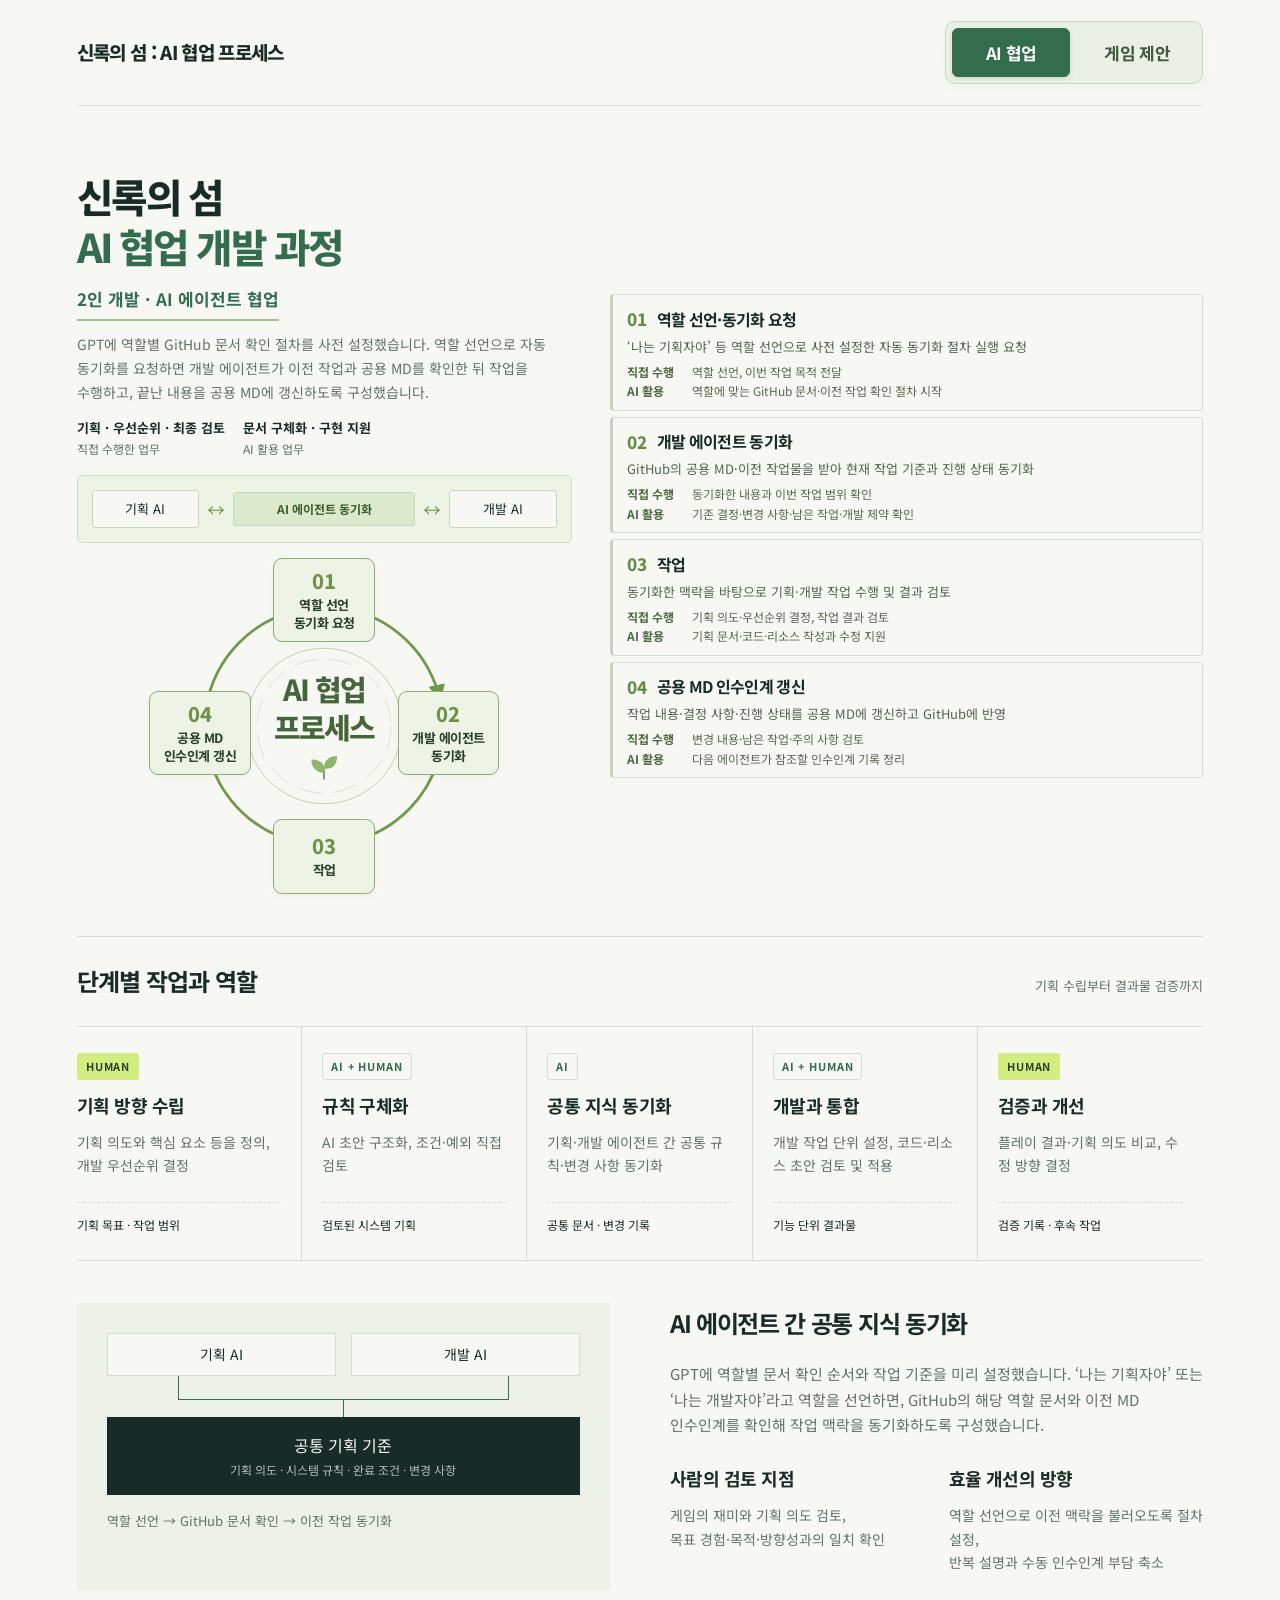
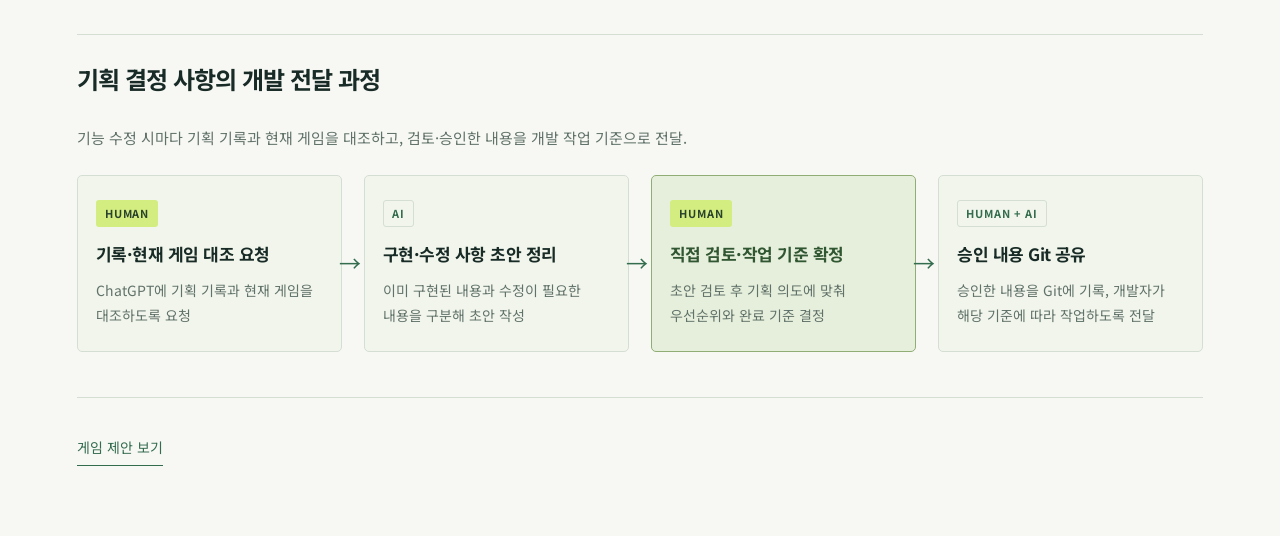
<file: portfolio-concepts-light/index.html>
<!doctype html><html lang="ko"><head><meta charset="UTF-8"><meta name="viewport" content="width=device-width,initial-scale=1"><title>신록의 섬 : AI 협업 프로세스</title><meta name="description" content="신록의 섬 AI 협업 프로세스와 게임 제안서."><style>@import url('https://fonts.googleapis.com/css2?family=Noto+Sans+KR:wght@400;500;600;700;800;900&display=swap');
:root{--bg:#f7f8f4;--ink:#182b26;--muted:#61726a;--accent:#346c4e;--line:#d5ded3;--surface:#edf1e8;--lime:#d3ed80;--serif:Georgia,serif}*{box-sizing:border-box}body{margin:0;background:var(--bg);color:var(--ink);font-family:'Noto Sans KR',sans-serif;font-size:16px;line-height:1.7}button,a{-webkit-tap-highlight-color:transparent}a{color:inherit;text-decoration:none}button{font:inherit;cursor:pointer}button:focus-visible,a:focus-visible,summary:focus-visible{outline:3px solid #bc7b2d;outline-offset:5px}.concept-bar{min-height:52px;padding:8px 4%;display:flex;align-items:center;justify-content:space-between;background:#172b25;color:#d7dfd9;font-size:12px;letter-spacing:.08em}.concept-bar div{display:flex;gap:5px}.concept-bar button{border:0;border-radius:4px;background:transparent;color:#b9c5bc;font-size:14px;padding:6px 15px}.concept-bar button[aria-pressed=true]{background:#d8ecb2;color:#1c3525}header{height:106px;display:flex;align-items:center;justify-content:space-between;margin:0 6%;border-bottom:1px solid var(--line)}.brand{font-size:17px;font-weight:800;letter-spacing:.06em;position:relative;padding-left:47px;line-height:1.3}.brand-mark{position:absolute;left:0;top:0;font-size:40px;color:var(--accent)}.brand-sub{display:block;font-size:10px;letter-spacing:.18em;font-weight:500;margin-top:7px}nav{display:flex;gap:35px;font-size:14px}nav a{padding:12px 0;color:var(--muted)}nav a[aria-current=page]{color:var(--ink);box-shadow:0 2px var(--accent)}main{max-width:1320px;margin:auto;padding:65px 6% 70px;min-height:78vh}.eyebrow{display:block;color:var(--accent);font-size:13px;letter-spacing:.16em;font-weight:700;margin-bottom:23px}h1{font-size:clamp(36px,4.4vw,64px);letter-spacing:-.065em;line-height:1.25;margin:0 0 25px;font-weight:800}h1 em{font-style:normal;color:var(--accent)}.intro{font-size:17px;color:var(--muted);max-width:590px;word-break:keep-all}.hero{display:grid;grid-template-columns:1.4fr 1fr;gap:55px;align-items:center;margin-bottom:55px}.hero-note{display:flex;gap:25px;margin-top:30px;font-size:13px;color:var(--muted)}.hero-note strong{display:block;color:var(--ink);font-size:15px}.section-title{display:flex;justify-content:space-between;align-items:baseline;border-top:1px solid var(--line);padding-top:24px;margin-top:35px;margin-bottom:24px}h2{font-size:24px;letter-spacing:-.04em;margin:0}h3{font-size:18px;letter-spacing:-.03em;line-height:1.5;margin:12px 0}p{margin:0 0 15px}.small{font-size:13px;color:var(--muted)}.flow{display:grid;grid-template-columns:repeat(5,1fr);border-top:1px solid var(--line);border-bottom:1px solid var(--line)}.step{padding:24px 20px;border-right:1px solid var(--line);position:relative}.step:first-child{padding-left:0}.step:last-child{border:0}.step p{font-size:14px;color:var(--muted)}.tag{display:inline-block;font-size:11px;letter-spacing:.08em;font-weight:700;padding:3px 8px;border:1px solid var(--line);color:var(--accent);border-radius:3px}.tag.human{background:var(--lime);color:#29432d;border-color:transparent}.step .output{margin-top:24px;padding-top:12px;border-top:1px dashed var(--line);font-size:12px}.split{display:grid;grid-template-columns:1fr 1fr;gap:60px;margin-top:42px}.knowledge{background:var(--surface);padding:30px}.knowledge .agents{display:flex;justify-content:space-between;gap:15px;font-size:14px}.agent{border:1px solid var(--line);padding:9px 15px;background:var(--bg);text-align:center;flex:1}.trunk{height:24px;width:70%;margin:auto;border-left:1px solid var(--accent);border-right:1px solid var(--accent);border-bottom:1px solid var(--accent)}.stem{height:17px;width:1px;background:var(--accent);margin:auto}.source{text-align:center;background:var(--ink);color:var(--bg);padding:15px}.source span{display:block;font-size:12px;opacity:.7}.text-link{display:inline-block;border-bottom:1px solid var(--accent);padding:6px 0;font-size:14px;color:var(--accent);margin-top:10px}.principles{display:grid;grid-template-columns:1fr 1fr;gap:24px}.principles p{font-size:14px;color:var(--muted)}.garden-art{position:relative;min-height:320px;display:flex;align-items:center;justify-content:center;overflow:hidden;background:radial-gradient(ellipse at 50% 50%,#dfe8c6 0,transparent 65%);border:1px solid var(--line)}.garden-art svg{width:100%;height:320px}.art-caption{position:absolute;bottom:12px;left:15px;font-size:11px;color:var(--muted)}.diagram{position:relative;min-height:300px;display:grid;place-items:center}.orbit{width:245px;height:245px;border:1px solid var(--line);border-radius:50%;display:grid;place-items:center;position:relative}.orbit:before{content:'';position:absolute;inset:28px;border:1px dashed var(--line);border-radius:50%}.orbit-center{text-align:center;z-index:1;font-family:var(--serif);font-size:28px;line-height:1.2}.orbit-center span{display:block;font-family:'Noto Sans KR',sans-serif;font-size:12px;letter-spacing:.1em;margin-top:15px;color:var(--muted)}.orbit-label{position:absolute;background:var(--bg);padding:7px 16px;font-size:13px;border:1px solid var(--line);border-radius:30px}.orbit-label.top{top:-15px}.orbit-label.left{bottom:25px;left:-44px}.orbit-label.right{bottom:25px;right:-42px}.three{display:grid;grid-template-columns:repeat(3,1fr);gap:30px}.feature{border-top:2px solid var(--accent);padding-top:20px}.feature p{font-size:15px;color:var(--muted)}.loop{display:grid;grid-template-columns:repeat(4,1fr);gap:2px;margin-top:25px}.loop div{padding:25px 16px;background:var(--surface)}.loop strong{display:block}.loop span{font-size:13px;color:var(--muted)}.proposal-bottom{display:grid;grid-template-columns:1fr 1fr;gap:50px;margin-top:35px}.proposal-bottom p{font-size:14px;color:var(--muted)}.notice{border-left:3px solid var(--accent);padding:10px 16px;background:var(--surface);font-size:13px;color:var(--muted);margin:30px 0}.case{display:grid;grid-template-columns:.7fr 1.3fr;gap:50px;padding:35px 0;border-top:1px solid var(--line)}.case-steps{display:grid;grid-template-columns:repeat(3,1fr);gap:25px}.case-steps p{font-size:14px;color:var(--muted)}.case-steps b{display:block;margin-bottom:10px}details{border-top:1px solid var(--line);padding:18px 0}summary{cursor:pointer;font-size:16px;font-weight:600}details p{margin-top:18px;color:var(--muted);font-size:14px}.page-end{margin-top:45px;display:flex;justify-content:space-between;border-top:1px solid var(--line);padding-top:22px}footer{margin:0 6%;padding:25px 0;border-top:1px solid var(--line);display:flex;justify-content:space-between;font-size:12px;color:var(--muted)}body.garden{--bg:#0e241f;--ink:#edf3e9;--muted:#a0b6a8;--accent:#b8da80;--line:#355043;--surface:#19372c;--lime:#b8da80}.garden h1{font-weight:600}.garden .concept-bar{background:#071914}.garden header{border-bottom:0}.garden .hero{padding:35px 0 25px}.garden .garden-art{background:radial-gradient(ellipse at 50% 50%,#39593d 0,transparent 70%);border:0;min-height:360px}.garden .flow{border:0;gap:10px}.garden .step{background:var(--surface);border:1px solid var(--line);padding:22px 17px!important;border-radius:12px}.garden .knowledge{border-radius:15px}.garden .source{background:#b8da80;color:#142d20}.garden .diagram{background:radial-gradient(ellipse,#304e32 0,transparent 68%)}.garden .orbit{width:260px;height:260px}.garden .feature{border-color:#648453}.garden .loop div{border-radius:8px}.garden .hero-note{border-left:1px solid var(--line);padding-left:20px}@media(min-width:1450px){main{padding-left:30px;padding-right:30px}}@media(max-width:850px){.concept-bar>span{display:none}.concept-bar{justify-content:center}header{height:auto;min-height:100px;gap:20px;flex-wrap:wrap;padding:20px 0}nav{gap:24px}.hero{grid-template-columns:1fr;gap:20px;margin-bottom:30px}.diagram{min-height:275px}.hero-note{flex-wrap:wrap}.flow{grid-template-columns:1fr}.step,.step:first-child{padding:20px;border-right:0;border-bottom:1px solid var(--line)}.step .output{margin-top:10px}.split,.case,.proposal-bottom{grid-template-columns:1fr;gap:25px}.three{grid-template-columns:1fr;gap:20px}.loop{grid-template-columns:1fr 1fr}.section-title{align-items:start;gap:20px}.section-title .small{max-width:140px}.case-steps{grid-template-columns:1fr}.principles{gap:20px}main{padding-top:35px}footer{gap:20px}.garden .hero{padding-top:0}}@media(prefers-reduced-motion:no-preference){main{animation:enter .35s ease}@keyframes enter{from{opacity:.6;transform:translateY(8px)}to{opacity:1;transform:translateY(0)}}}

/* Text-only portfolio header */
.brand{padding-left:0;font-size:19px;letter-spacing:-.035em;line-height:1.5}

.restoration{display:grid;grid-template-columns:1fr 1fr;gap:45px;background:var(--surface);padding:28px 32px}.restoration p,.garden-content p{color:var(--muted);font-size:15px}.content-purpose{border-top:1px solid var(--line);padding-top:14px;margin-top:22px;color:var(--muted);font-size:14px}.content-purpose strong{display:block;font-size:12px;color:var(--accent);margin-bottom:5px}.retention .feature{display:flex;flex-direction:column}.retention .content-purpose{margin-top:auto}.garden-content{max-width:850px}@media(max-width:850px){.restoration{grid-template-columns:1fr;gap:15px;padding:22px}.retention .content-purpose{margin-top:10px}}

.loop{grid-template-columns:repeat(6,minmax(0,1fr));gap:12px}.loop div{padding:20px 14px;border:1px solid var(--line);border-radius:6px}.loop strong{font-size:15px;word-break:keep-all}.loop span{display:block;margin-top:10px;word-break:keep-all}@media(max-width:1100px){.loop{grid-template-columns:repeat(3,minmax(0,1fr))}}@media(max-width:600px){.loop{grid-template-columns:repeat(2,minmax(0,1fr))}}

.cultivation-flow{list-style:none;padding:0;display:grid;grid-template-columns:repeat(6,minmax(0,1fr));gap:12px;counter-reset:cultivation}.cultivation-flow li{counter-increment:cultivation;padding:20px 12px;text-align:center;background:var(--surface);border:1px solid var(--line);border-radius:6px;font-size:15px;font-weight:600}.cultivation-flow li:before{content:counter(cultivation) ". ";color:var(--accent)}.game-content-grid{display:grid;grid-template-columns:repeat(4,minmax(0,1fr));gap:16px}.game-content-grid article{padding:18px 20px;border:1px solid var(--line);border-radius:6px}.game-content-grid h3{margin:0 0 10px;font-size:17px}.game-content-grid p{font-size:14px;color:var(--muted);margin:0;word-break:keep-all}@media(max-width:1100px){.game-content-grid{grid-template-columns:repeat(2,minmax(0,1fr))}.cultivation-flow{grid-template-columns:repeat(3,minmax(0,1fr))}}@media(max-width:600px){.game-content-grid{grid-template-columns:1fr}.cultivation-flow{grid-template-columns:repeat(2,minmax(0,1fr))}}

.compact-flow{gap:20px}.compact-flow>div,.compact-flow>li{position:relative;display:flex;flex-direction:column;align-items:center;justify-content:center;gap:10px;min-height:94px;padding:15px 8px}.flow-icon{width:24px;height:24px;flex-shrink:0;color:var(--accent)}.compact-flow>div:not(:last-child):after,.compact-flow>li:not(:last-child):after{content:"→";position:absolute;right:-19px;top:50%;transform:translateY(-50%);font-size:21px;color:var(--accent)}.compact-flow strong,.compact-flow li{font-size:13px;text-align:center}.cultivation-flow li:before{content:none}.cultivation-flow{counter-reset:cultivation}.cultivation-flow li span:before{content:counter(cultivation) ". "}.game-content-grid article{padding:14px 16px}.game-content-grid h3{font-size:15px;margin-bottom:6px}.reward-grid{grid-template-columns:repeat(3,minmax(0,1fr))}@media(max-width:1100px) and (min-width:601px){.compact-flow>div:nth-child(3n):after,.compact-flow>li:nth-child(3n):after{content:none}}@media(max-width:600px){.compact-flow>div:nth-child(2n):after,.compact-flow>li:nth-child(2n):after{content:none}.reward-grid{grid-template-columns:1fr}}

.sync-title{white-space:nowrap;font-size:clamp(18px,2vw,24px);letter-spacing:-.055em}.game-content-grid .game-intent{margin-top:12px;padding-top:10px;border-top:1px solid var(--line);font-size:13px;color:var(--ink)}.game-intent span{color:var(--accent);font-weight:700;margin-right:4px}@media(max-width:380px){.sync-title{font-size:16px}}

.monetization-grid{grid-template-columns:repeat(3,minmax(0,1fr))}@media(max-width:700px){.monetization-grid{grid-template-columns:1fr}}
</style><style>body,body.garden{--bg:#f7f8f4;--ink:#182b26;--muted:#61726a;--accent:#346c4e;--line:#d5ded3;--surface:#edf1e8;--lime:#d3ed80;background:#f7f8f4;color:#182b26}</style><style>.collab-cycle{position:relative!important;width:100%;max-width:480px;aspect-ratio:1;min-height:0!important;margin:auto;display:block!important}.collab-cycle-svg{position:absolute;inset:0;width:100%;height:100%}.collab-cycle-center{position:absolute;inset:35% 25%;display:flex;flex-direction:column;align-items:center;justify-content:center;gap:13px}.collab-cycle-center strong{font-size:clamp(23px,2.6vw,36px);font-weight:800;letter-spacing:-.06em;color:#46663a;white-space:nowrap}.collab-cycle-sprout{width:40px;height:35px}.collab-cycle-node{position:absolute;width:29%;min-height:70px;padding:9px 5px;text-align:center;background:#edf3e5;border:1px solid #8eae76;box-shadow:0 2px 10px #31502c0a;display:flex;flex-direction:column;align-items:center;justify-content:center;gap:2px;border-radius:9px}.collab-cycle-node>span{font-size:20px;line-height:1.3;font-weight:800;color:#6f9148}.collab-cycle-node>strong{font-size:16px;line-height:1.5;color:#293f29;letter-spacing:-.04em;white-space:nowrap}.cycle-pos-0{top:6%;left:35.5%}.cycle-pos-1{top:32%;right:0}.cycle-pos-2{bottom:7%;right:9%}.cycle-pos-3{bottom:7%;left:9%}.cycle-pos-4{top:32%;left:0}@media(max-width:850px){.collab-cycle{max-width:420px}.collab-cycle-center strong{font-size:30px}.collab-cycle-node>strong{font-size:15px}}@media(max-width:400px){.collab-cycle-node{min-height:60px}.collab-cycle-node>strong{font-size:13px}.collab-cycle-node>span{font-size:18px}.collab-cycle-center strong{font-size:25px}}</style><style>
.interactive-cycle-wrap{min-width:0}.collab-cycle-center{inset:34% 25%;gap:9px}.collab-cycle-center strong{font-size:clamp(21px,2.3vw,29px);line-height:1.3;text-align:center}.collab-cycle-node{cursor:pointer;font-family:inherit;transition:background .18s,border-color .18s,box-shadow .18s,transform .18s}.collab-cycle-node.is-active,.collab-cycle-node:hover,.collab-cycle-node:focus-visible{background:#d8e8c2;border-color:#567e3d;box-shadow:0 0 0 3px #8eae7625,0 6px 18px #31502c15;transform:translateY(-3px)}.collab-cycle-node:focus-visible{outline:2px solid #567e3d;outline-offset:4px}.collab-cycle[data-active-step="0"] .collab-cycle-svg>path:nth-of-type(1),.collab-cycle[data-active-step="1"] .collab-cycle-svg>path:nth-of-type(2),.collab-cycle[data-active-step="2"] .collab-cycle-svg>path:nth-of-type(3),.collab-cycle[data-active-step="3"] .collab-cycle-svg>path:nth-of-type(4),.collab-cycle[data-active-step="4"] .collab-cycle-svg>path:nth-of-type(5){stroke:#315e2b;stroke-width:6}.cycle-detail{border:1px solid #c9d9bc;border-top:3px solid #789b55;background:#f0f5e9;padding:23px 25px;min-height:285px;border-radius:8px;margin-top:8px}.cycle-detail-top{display:flex;align-items:center;gap:13px}.cycle-detail-top>span{color:#658c43;font-weight:800;font-size:24px}.cycle-detail-top h2{font-size:22px}.cycle-detail>p{font-size:15px;color:#52684a;line-height:1.7;margin:12px 0 17px;word-break:keep-all}.cycle-detail dl{margin:0;border-top:1px solid #d1dec6;padding-top:13px}.cycle-detail dl>div{display:grid;grid-template-columns:70px 1fr;gap:12px;margin-top:9px;font-size:14px;line-height:1.65}.cycle-detail dt{color:#46663a;font-weight:700}.cycle-detail dd{margin:0;color:#4d5f47;word-break:keep-all}.process-interactive-hero{align-items:start}.interactive-cycle-wrap .collab-cycle{max-width:460px}@media(min-width:851px){.hero:has(.interactive-cycle-wrap){grid-template-columns:1fr 1.2fr;gap:45px;align-items:center}.hero:has(.interactive-cycle-wrap)>div:first-child{position:sticky;top:30px}}@media(max-width:850px){.interactive-cycle-wrap{width:100%;max-width:520px;margin:auto}.cycle-detail{min-height:0;padding:20px}.collab-cycle-center strong{font-size:26px}}@media(prefers-reduced-motion:reduce){.collab-cycle-node{transition:none;transform:none!important}}
</style><style>
.hero:has(.interactive-cycle-wrap){display:block!important}.hero:has(.interactive-cycle-wrap)>div:first-child{position:static!important;max-width:880px;margin-bottom:30px}.hero:has(.interactive-cycle-wrap) h1{font-size:clamp(34px,3.7vw,52px)}.hero:has(.interactive-cycle-wrap) .intro{max-width:760px}.hero:has(.interactive-cycle-wrap) .hero-note{margin-top:18px}.interactive-cycle-wrap{display:grid;grid-template-columns:minmax(300px,.95fr) minmax(0,1.25fr);gap:35px;align-items:start;max-width:none!important;width:100%}.interactive-cycle-wrap .collab-cycle{position:sticky!important;top:24px;max-width:500px!important;margin-top:25px}.cycle-all-details{display:grid;gap:8px}.cycle-explanation{border:1px solid #d5ded3;border-left:3px solid #c7d4bc;border-radius:5px;padding:14px 18px;background:#f7f8f4;transition:background .18s,border-color .18s,box-shadow .18s}.cycle-explanation-title{display:flex;align-items:center;gap:13px}.cycle-explanation-title>span{font-size:20px;font-weight:800;color:#658c43}.cycle-explanation-title h2{font-size:19px;line-height:1.4}.cycle-explanation>p{font-size:14px;line-height:1.6;color:#52654c;margin:6px 0 9px;word-break:keep-all}.cycle-explanation dl{display:grid;gap:4px;margin:0}.cycle-explanation dl>div{display:grid;grid-template-columns:63px 1fr;gap:10px;font-size:13px;line-height:1.55}.cycle-explanation dt{font-weight:700;color:#4c6940}.cycle-explanation dd{margin:0;color:#596850;word-break:keep-all}.cycle-explanation.is-highlighted,.cycle-explanation:focus-visible{background:#e8f1db;border-color:#789b55;border-left-color:#567e3d;box-shadow:0 3px 14px #45623112}.cycle-explanation.is-highlighted h2{color:#2f5827}.cycle-explanation.is-highlighted dd,.cycle-explanation.is-highlighted>p{color:#304329}.cycle-explanation:focus-visible{outline:2px solid #567e3d;outline-offset:3px}@media(min-width:1200px){.interactive-cycle-wrap{gap:50px}}@media(max-width:850px){.interactive-cycle-wrap{grid-template-columns:1fr;gap:22px}.interactive-cycle-wrap .collab-cycle{position:relative!important;top:auto;max-width:420px!important;margin-top:0}.cycle-explanation{padding:15px 17px}}@media(prefers-reduced-motion:reduce){.cycle-explanation{transition:none}}
</style><style>
/* Compact side-by-side collaboration overview */
.cycle-all-details{gap:6px}.cycle-explanation{padding:10px 14px;border-radius:4px}.cycle-explanation-title{gap:10px}.cycle-explanation-title>span{font-size:17px}.cycle-explanation-title h2{font-size:16px;line-height:1.35}.cycle-explanation>p{font-size:13px;line-height:1.45;margin:4px 0 6px}.cycle-explanation dl{gap:2px}.cycle-explanation dl>div{grid-template-columns:57px 1fr;gap:8px;font-size:12px;line-height:1.45}.interactive-cycle-wrap .collab-cycle{margin-top:0!important}
@media(min-width:851px){.hero:has(.interactive-cycle-wrap){display:grid!important;grid-template-columns:minmax(0,1fr) minmax(0,1.2fr);column-gap:38px;row-gap:8px;align-items:start}.hero:has(.interactive-cycle-wrap)>div:first-child{grid-column:1;grid-row:1;margin:0!important;max-width:none}.hero:has(.interactive-cycle-wrap)>div:first-child h1{font-size:clamp(30px,3.1vw,44px);margin-bottom:15px}.hero:has(.interactive-cycle-wrap)>div:first-child .intro{font-size:15px;line-height:1.7;margin-bottom:0}.hero:has(.interactive-cycle-wrap) .hero-note{font-size:12px;gap:18px;margin-top:14px}.hero:has(.interactive-cycle-wrap) .hero-note strong{font-size:13px}.interactive-cycle-wrap{display:contents!important}.interactive-cycle-wrap .collab-cycle{grid-column:1;grid-row:2;position:relative!important;top:0;max-width:400px!important;justify-self:center}.cycle-all-details{grid-column:2;grid-row:1 / span 2;align-self:center}.hero:has(.interactive-cycle-wrap){margin-bottom:30px}}
@media(max-width:850px){.cycle-explanation{padding:12px 14px}.cycle-explanation dl>div{font-size:13px;line-height:1.55}.cycle-explanation>p{font-size:14px}.cycle-explanation-title h2{font-size:17px}.cycle-all-details{gap:8px}}
</style><style>.gameplay-media{width:100%;min-width:0}.gameplay-video{display:block;width:100%;height:auto;aspect-ratio:16/9;object-fit:contain;background:#e9efe2;border:1px solid var(--line);border-radius:6px}.gameplay-link{display:block;text-align:center;margin-top:14px;padding:12px 18px;background:#346c4e;color:#fff;border:1px solid #346c4e;border-radius:5px;font-size:15px;font-weight:600;transition:background .18s}.gameplay-link:hover{background:#28533c}.gameplay-link:focus-visible{outline:3px solid #8bae6b;outline-offset:4px}</style><style>@media(min-width:851px){.hero:has(.gameplay-media){grid-template-columns:minmax(0,.85fr) minmax(0,1.5fr);gap:36px;align-items:center}.hero:has(.gameplay-media) h1{font-size:clamp(34px,3.5vw,52px)}.gameplay-media{width:100%;justify-self:stretch}.gameplay-video{width:100%;aspect-ratio:16/9}}@media(min-width:1200px){.hero:has(.gameplay-media){grid-template-columns:minmax(0,.8fr) minmax(0,1.6fr);gap:42px}}</style><style>.team-heading{display:inline-block;margin:0 0 12px;color:#346c4e;font-size:17px;font-weight:700;border-bottom:2px solid #a7c18c;padding-bottom:5px}.team-sync-summary{display:grid;grid-template-columns:1fr auto 1.1fr auto 1fr;gap:8px;align-items:center;margin-top:16px;padding:14px;background:#edf3e5;border:1px solid #d0ddc4;border-radius:5px;text-align:center}.team-sync-summary>span:not(.sync-connector),.team-sync-summary>strong{font-size:13px;padding:7px 3px;background:#f7f8f4;border:1px solid #c9d8bd;border-radius:3px;white-space:nowrap}.team-sync-summary>strong{background:#dce9cc;color:#3b5d2e}.team-sync-summary .sync-connector{color:#71994a;font-size:18px}.team-sync-summary small{grid-column:1 / -1;color:#617256;font-size:12px;line-height:1.7;margin-top:3px}@media(min-width:851px){.hero:has(.interactive-cycle-wrap)>div:first-child .intro{font-size:14px}.hero:has(.interactive-cycle-wrap) .hero-note{margin-top:12px}.interactive-cycle-wrap .collab-cycle{max-width:350px!important}}@media(max-width:850px){.team-heading{font-size:17px}.team-sync-summary{max-width:500px}.team-sync-summary small{font-size:13px}}</style><style>.team-sync-summary{grid-template-columns:1fr auto 1.7fr auto 1fr}.team-sync-summary>strong{white-space:normal;word-break:keep-all;font-size:12px;line-height:1.5}</style><style>.collab-cycle-node{min-height:75px}.collab-cycle-node>strong{font-size:13px;line-height:1.4}.cycle-pos-0{left:35.5%;top:2%;right:auto;bottom:auto}.cycle-pos-1{right:0;top:40%;left:auto;bottom:auto}.cycle-pos-2{left:35.5%;bottom:2%;right:auto;top:auto}.cycle-pos-3{left:0;top:40%;right:auto;bottom:auto}.four-stage-flow{grid-template-columns:repeat(4,minmax(0,1fr))}.four-stage-flow .step h3{font-size:16px}.four-stage-flow .step p{font-size:14px}@media(max-width:850px){.four-stage-flow{grid-template-columns:1fr}.collab-cycle-node>strong{font-size:13px}}</style><style>.role-five-flow{grid-template-columns:repeat(5,minmax(0,1fr))}@media(max-width:850px){.role-five-flow{grid-template-columns:1fr}}</style><style>
/* Prominent page navigation */
header{position:sticky;top:0;z-index:30;background:#f7f8f4;min-height:106px}
header nav{display:flex;align-items:center;gap:8px;padding:6px;border:1px solid #cbd8c4;background:#eaf0e5;border-radius:10px;box-shadow:0 3px 12px #27492b0a}
header nav a{display:flex;align-items:center;justify-content:center;min-height:48px;min-width:118px;padding:12px 22px;border:1px solid transparent;border-radius:6px;font-size:17px;font-weight:700;line-height:1.4;color:#40583b;letter-spacing:-.035em;box-shadow:none}
header nav a[aria-current=page]{background:#346c4e;color:#fff;border-color:#346c4e;box-shadow:0 2px 5px #234b3520}
header nav a:hover{background:#dce8d3;color:#244b31}
header nav a[aria-current=page]:hover{background:#28563d;color:#fff}
header nav a:focus-visible{outline:3px solid #83a969;outline-offset:3px}
@media(max-width:850px){header{padding:18px 0;gap:14px;height:auto}header nav{width:100%;display:grid;grid-template-columns:repeat(3,minmax(0,1fr));gap:5px;padding:5px}header nav a{min-width:0;min-height:46px;padding:10px 6px;font-size:15px}.brand{font-size:17px}}
</style><style>@media(max-width:850px){header nav{grid-template-columns:repeat(2,minmax(0,1fr))}}</style><style>.planning-handoff{margin-top:44px}.handoff-lead{color:var(--muted);font-size:15px;line-height:1.8;margin:0 0 24px;word-break:keep-all}.planning-handoff-flow{list-style:none;padding:0;margin:0;display:grid;grid-template-columns:repeat(4,minmax(0,1fr));gap:22px}.planning-handoff-flow>li{position:relative;padding:22px 18px;border:1px solid var(--line);background:#f1f5eb;border-radius:5px}.planning-handoff-flow>li:not(:last-child):after{content:"→";position:absolute;right:-20px;top:50%;transform:translateY(-50%);font-size:22px;color:var(--accent)}.planning-handoff-flow h3{font-size:17px;line-height:1.5;margin:14px 0 12px;word-break:keep-all}.planning-handoff-flow p{font-size:14px;line-height:1.8;color:var(--muted);margin:0;word-break:keep-all}.planning-handoff-flow>.handoff-decision{background:#e6efdb;border-color:#91ad76}.handoff-decision h3{color:#315632}@media(max-width:1000px){.planning-handoff-flow{grid-template-columns:repeat(2,minmax(0,1fr))}.planning-handoff-flow>li:nth-child(2):after{content:none}}@media(max-width:600px){.planning-handoff-flow{grid-template-columns:1fr;gap:18px}.planning-handoff-flow>li:not(:last-child):after{content:"↓";right:auto;left:50%;top:auto;bottom:-23px;transform:translateX(-50%);font-size:20px}.planning-handoff-flow>li{padding:20px}.planning-handoff-flow h3{font-size:18px}.planning-handoff-flow p{font-size:15px}}</style></head><body><header><a class="brand" href="#process">신록의 섬 : AI 협업 프로세스</a><nav aria-label="주 메뉴"><a href="#process">AI 협업</a><a href="#proposal">게임 제안</a></nav></header><main id="main"></main><script>const main=document.querySelector('main');
const art="<div class=\"gameplay-media\"><video class=\"gameplay-video\" controls playsinline preload=\"metadata\" poster=\"https://isle-of-verdure.com/Entry/poster.png?v=course-r02\" aria-label=\"신록의 섬 실제 플레이 영상\"><source src=\"https://isle-of-verdure.com/Media/playthrough.webm?v=course-r02\" type=\"video/webm\"><source src=\"https://isle-of-verdure.com/Media/playthrough.mp4?v=course-r02\" type=\"video/mp4\"><a href=\"https://isle-of-verdure.com/\" target=\"_blank\" rel=\"noopener noreferrer\">공식 사이트에서 플레이 영상 보기</a></video><a class=\"gameplay-link\" href=\"https://isle-of-verdure.com/\" target=\"_blank\" rel=\"noopener noreferrer\">신록의 섬 플레이하기</a></div>";
const process=`<section class="hero"><div><h1>신록의 섬<br><em>AI 협업 개발 과정</em></h1><p class="team-heading">2인 개발 · AI 에이전트 협업</p><p class="intro">GPT에 역할별 GitHub 문서 확인 절차를 사전 설정했습니다. 역할 선언으로 자동 동기화를 요청하면 개발 에이전트가 이전 작업과 공용 MD를 확인한 뒤 작업을 수행하고, 끝난 내용을 공용 MD에 갱신하도록 구성했습니다.</p><div class="hero-note"><div><strong>기획 · 우선순위 · 최종 검토</strong>직접 수행한 업무</div><div><strong>문서 구체화 · 구현 지원</strong>AI 활용 업무</div></div><div class="team-sync-summary" aria-label="기획 AI와 개발 AI의 공통 지식 공유"><span>기획 AI</span><span class="sync-connector" aria-hidden="true">↔</span><strong>AI 에이전트 동기화</strong><span class="sync-connector" aria-hidden="true">↔</span><span>개발 AI</span></div></div><div class="interactive-cycle-wrap"><div class="diagram collab-cycle" aria-label="역할 선언·동기화 요청, 개발 에이전트 동기화, 작업, 공용 MD 인수인계 갱신의 순환"><svg class="collab-cycle-svg" viewBox="0 0 500 500" aria-hidden="true"><defs><marker id="collab-cycle-arrow" markerWidth="8" markerHeight="8" refX="6" refY="3" orient="auto"><path d="M0 0 6 3 0 6Z" fill="#71994a"/></marker></defs><circle cx="250" cy="250" r="111" fill="none" stroke="#abc393" stroke-width="1"/><circle cx="250" cy="250" r="96" fill="none" stroke="#cedbc4" stroke-dasharray="35 16" stroke-width="1"/><path d="M278 82 A170 170 0 0 1 416 215" transform="rotate(0 250 250)" fill="none" stroke="#71994a" stroke-width="4" marker-end="url(#collab-cycle-arrow)"/><path d="M278 82 A170 170 0 0 1 416 215" transform="rotate(90 250 250)" fill="none" stroke="#71994a" stroke-width="4" marker-end="url(#collab-cycle-arrow)"/><path d="M278 82 A170 170 0 0 1 416 215" transform="rotate(180 250 250)" fill="none" stroke="#71994a" stroke-width="4" marker-end="url(#collab-cycle-arrow)"/><path d="M278 82 A170 170 0 0 1 416 215" transform="rotate(270 250 250)" fill="none" stroke="#71994a" stroke-width="4" marker-end="url(#collab-cycle-arrow)"/></svg><div class="collab-cycle-center"><strong>AI 협업<br>프로세스</strong><svg class="collab-cycle-sprout" viewBox="0 0 48 40" aria-hidden="true"><path d="M24 37V21" fill="none" stroke="#49733d" stroke-width="2"/><path d="M24 27C10 27 5 15 6 8c13 0 21 7 18 19M24 21C24 8 33 3 43 3c0 12-6 20-19 18" fill="#92b56c"/></svg></div><button type="button" class="collab-cycle-node cycle-pos-0" data-cycle-step="0" aria-pressed="false" aria-controls="cycle-explanation-0"><span>01</span><strong>역할 선언<br>동기화 요청</strong></button><button type="button" class="collab-cycle-node cycle-pos-1" data-cycle-step="1" aria-pressed="false" aria-controls="cycle-explanation-1"><span>02</span><strong>개발 에이전트<br>동기화</strong></button><button type="button" class="collab-cycle-node cycle-pos-2" data-cycle-step="2" aria-pressed="false" aria-controls="cycle-explanation-2"><span>03</span><strong>작업</strong></button><button type="button" class="collab-cycle-node cycle-pos-3" data-cycle-step="3" aria-pressed="false" aria-controls="cycle-explanation-3"><span>04</span><strong>공용 MD<br>인수인계 갱신</strong></button></div><section class="cycle-all-details" id="cycle-all-details" aria-label="AI 협업 4단계 설명"><article class="cycle-explanation" data-cycle-explanation="0" id="cycle-explanation-0" tabindex="0"><div class="cycle-explanation-title"><span>01</span><h2>역할 선언·동기화 요청</h2></div><p>‘나는 기획자야’ 등 역할 선언으로 사전 설정한 자동 동기화 절차 실행 요청</p><dl><div><dt>직접 수행</dt><dd>역할 선언, 이번 작업 목적 전달</dd></div><div><dt>AI 활용</dt><dd>역할에 맞는 GitHub 문서·이전 작업 확인 절차 시작</dd></div></dl></article><article class="cycle-explanation" data-cycle-explanation="1" id="cycle-explanation-1" tabindex="0"><div class="cycle-explanation-title"><span>02</span><h2>개발 에이전트 동기화</h2></div><p>GitHub의 공용 MD·이전 작업물을 받아 현재 작업 기준과 진행 상태 동기화</p><dl><div><dt>직접 수행</dt><dd>동기화한 내용과 이번 작업 범위 확인</dd></div><div><dt>AI 활용</dt><dd>기존 결정·변경 사항·남은 작업·개발 제약 확인</dd></div></dl></article><article class="cycle-explanation" data-cycle-explanation="2" id="cycle-explanation-2" tabindex="0"><div class="cycle-explanation-title"><span>03</span><h2>작업</h2></div><p>동기화한 맥락을 바탕으로 기획·개발 작업 수행 및 결과 검토</p><dl><div><dt>직접 수행</dt><dd>기획 의도·우선순위 결정, 작업 결과 검토</dd></div><div><dt>AI 활용</dt><dd>기획 문서·코드·리소스 작성과 수정 지원</dd></div></dl></article><article class="cycle-explanation" data-cycle-explanation="3" id="cycle-explanation-3" tabindex="0"><div class="cycle-explanation-title"><span>04</span><h2>공용 MD 인수인계 갱신</h2></div><p>작업 내용·결정 사항·진행 상태를 공용 MD에 갱신하고 GitHub에 반영</p><dl><div><dt>직접 수행</dt><dd>변경 내용·남은 작업·주의 사항 검토</dd></div><div><dt>AI 활용</dt><dd>다음 에이전트가 참조할 인수인계 기록 정리</dd></div></dl></article></section></div></section><div class="section-title"><h2>단계별 작업과 역할</h2><span class="small">기획 수립부터 결과물 검증까지</span></div><section class="flow role-five-flow" aria-label="단계별 작업과 역할"><article class="step"><span class="tag human">HUMAN</span><h3>기획 방향 수립</h3><p>기획 의도와 핵심 요소 등을 정의, 개발 우선순위 결정</p><div class="output">기획 목표 · 작업 범위</div></article><article class="step"><span class="tag ">AI + HUMAN</span><h3>규칙 구체화</h3><p>AI 초안 구조화, 조건·예외 직접 검토</p><div class="output">검토된 시스템 기획</div></article><article class="step"><span class="tag">AI</span><h3>공통 지식 동기화</h3><p>기획·개발 에이전트 간 공통 규칙·변경 사항 동기화</p><div class="output">공통 문서 · 변경 기록</div></article><article class="step"><span class="tag ">AI + HUMAN</span><h3>개발과 통합</h3><p>개발 작업 단위 설정, 코드·리소스 초안 검토 및 적용</p><div class="output">기능 단위 결과물</div></article><article class="step"><span class="tag human">HUMAN</span><h3>검증과 개선</h3><p>플레이 결과·기획 의도 비교, 수정 방향 결정</p><div class="output">검증 기록 · 후속 작업</div></article></section><section class="split"><div class="knowledge"><div class="agents"><div class="agent">기획 AI</div><div class="agent">개발 AI</div></div><div class="trunk"></div><div class="stem"></div><div class="source">공통 기획 기준<span>기획 의도 · 시스템 규칙 · 완료 조건 · 변경 사항</span></div><p class="small" style="margin-top:15px">역할 선언 → GitHub 문서 확인 → 이전 작업 동기화</p></div><div><h2 class="sync-title">AI 에이전트 간 공통 지식 동기화</h2><p class="intro" style="font-size:15px;margin-top:18px">GPT에 역할별 문서 확인 순서와 작업 기준을 미리 설정했습니다. ‘나는 기획자야’ 또는 ‘나는 개발자야’라고 역할을 선언하면, GitHub의 해당 역할 문서와 이전 MD 인수인계를 확인해 작업 맥락을 동기화하도록 구성했습니다.</p><div class="principles"><div><h3>사람의 검토 지점</h3><p>게임의 재미와 기획 의도 검토,<br>목표 경험·목적·방향성과의 일치 확인</p></div><div><h3>효율 개선의 방향</h3><p>역할 선언으로 이전 맥락을 불러오도록 절차 설정,<br>반복 설명과 수동 인수인계 부담 축소</p></div></div></div></section><section class="planning-handoff"><div class="section-title"><h2>기획 결정 사항의 개발 전달 과정</h2></div><p class="handoff-lead">기능 수정 시마다 기획 기록과 현재 게임을 대조하고, 검토·승인한 내용을 개발 작업 기준으로 전달.</p><ol class="planning-handoff-flow"><li><span class="tag human">HUMAN</span><h3>기록·현재 게임 대조 요청</h3><p>ChatGPT에 기획 기록과 현재 게임을 대조하도록 요청</p></li><li><span class="tag">AI</span><h3>구현·수정 사항 초안 정리</h3><p>이미 구현된 내용과 수정이 필요한 내용을 구분해 초안 작성</p></li><li class="handoff-decision"><span class="tag human">HUMAN</span><h3>직접 검토·작업 기준 확정</h3><p>초안 검토 후 기획 의도에 맞춰 우선순위와 완료 기준 결정</p></li><li><span class="tag">HUMAN + AI</span><h3>승인 내용 Git 공유</h3><p>승인한 내용을 Git에 기록, 개발자가 해당 기준에 따라 작업하도록 전달</p></li></ol></section>`;
const lineIcons={compass:'<circle cx="12" cy="12" r="9"/><path d="m16 8-3 6-5 2 2-5Z"/>',spark:'<path d="m12 2 2.5 6.5L21 11l-6.5 2.5L12 20l-2.5-6.5L3 11l6.5-2.5ZM20 17v5m-2.5-2.5h5"/>',leaf:'<path d="M5 17C3 8 10 4 20 3c1 11-4 17-12 15M4 21 16 9M9 21h12"/>',drop:'<path d="M12 2C10 7 5 11 5 15a7 7 0 0 0 14 0c0-4-5-8-7-13ZM9 15c0 2 1 3 3 3"/>',basket:'<path d="m3 10 3 10h12l3-10ZM7 10l5-8 5 8M9 13v4m6-4v4"/>',tools:'<path d="m4 3 6 6-2 2-6-6v5l5 4 4-1 8 8 3-3-8-8 1-4-4-5ZM3 21l7-7m5-7 5-5 2 2-5 5"/>',map:'<path d="m3 5 6-2 6 2 6-2v16l-6 2-6-2-6 2ZM9 3v16m6-14v16"/>',hoe:'<path d="m5 17 15-15M3 17c0-2 2-3 4-2l3 3c1 2-1 4-3 3Z M13 17h8"/>',sprout:'<path d="M12 22V10M12 14C4 14 3 8 3 5c7 0 9 3 9 9ZM12 11c0-7 4-9 9-9 0 6-3 9-9 9"/>'};
function flowIcon(name){return '<svg class="flow-icon" viewBox="0 0 24 24" fill="none" stroke="currentColor" stroke-width="1.5" stroke-linecap="round" stroke-linejoin="round" aria-hidden="true">'+lineIcons[name]+'</svg>'}
const proposal=`<section class="hero"><div><h1>신록의 섬<br><em>게임 제안서</em></h1><p class="intro">바쁘고 지친 현대인을 위해 복잡하지 않은 시스템의 힐링 게임. 모바일 확장과 SNS 기능을 통합하여 차별화하면서, 뽑기 기능등으로 도파민과 수익성까지 연결.</p><div class="hero-note"><div><strong>힐링 · 수집 · 탐험</strong>핵심 재미</div><div><strong>PC · 모바일</strong>PC 기반 플레이와 모바일 접근성 확대 제안</div></div></div>${art}</section><div class="section-title"><h2>게임 기획 의도 및 핵심 요소</h2></div><section class="three"><article class="feature"><h3>간편한 식물 육성과 정원 관리</h3><p>복잡한 시스템보다 직관적인 식물 육성과 정원 꾸미기에 집중합니다. 짧게 접속해도 작은 변화를 느끼는 경험을 지향합니다.</p></article><article class="feature"><h3>탐험과 식물 수집</h3><p>탐험에서 만난 식물을 복원하고 정원에서 키웁니다. 수집이 다음 탐험을 준비하는 동기로 이어지도록 설계합니다.</p></article><article class="feature"><h3>식물 육성과 지역 복원 연결</h3><p>식물의 성장과 지역의 복원을 연결해 반복 재배에 목적을 부여합니다. 정원 꾸미기와 탐험의 성취를 함께 제안합니다.</p></article></section><div class="section-title"><h2>핵심 플레이 흐름</h2></div><div class="loop compact-flow"><div>${flowIcon('compass')}<strong>1. 탐험 · 식물 발견</strong></div><div>${flowIcon('spark')}<strong>2. 정화 · 씨앗 확보</strong></div><div>${flowIcon('drop')}<strong>3. 파종 · 물주기</strong></div><div>${flowIcon('basket')}<strong>4. 성장 관찰 · 수확</strong></div><div>${flowIcon('tools')}<strong>5. 제작 · 정원 꾸미기</strong></div><div>${flowIcon('map')}<strong>6. 새 지역 · 새로운 수집</strong></div></div><div class="section-title"><h2>출석과 일일 보상</h2><span class="small">재방문과 접속 후 활동을 연결</span></div><section class="game-content-grid reward-grid"><article><h3>출석체크 보상</h3><p>일일 접속 보상으로 재방문 유도</p></article><article><h3>일일 보상</h3><p>재배·수확·탐험 과제로 플레이 지속</p></article><article><h3>보상 활용</h3><p>육성·물약 제작·꾸미기로 성장 연결</p></article></section><div class="section-title"><h2>재배 과정</h2></div><ol class="cultivation-flow compact-flow"><li>${flowIcon('spark')}<span>오염 정화</span></li><li>${flowIcon('hoe')}<span>밭갈기</span></li><li>${flowIcon('leaf')}<span>씨앗 1개 파종</span></li><li>${flowIcon('drop')}<span>물주기</span></li><li>${flowIcon('sprout')}<span>성숙</span></li><li>${flowIcon('basket')}<span>수확</span></li></ol><div class="section-title"><h2>주요 게임 콘텐츠</h2></div><section class="game-content-grid"><article><h3>텃밭 꾸미기</h3><p>식물·가구를 자유롭게 배치해 정원 구성</p><p class="game-intent"><span>의도</span> 자신만의 정원을 만드는 애착 형성</p></article><article><h3>펫 배치</h3><p>관리 범위 내 물주기·수확 자동화</p><p class="game-intent"><span>의도</span> 반복 관리 부담을 줄이고 육성 지속</p></article><article><h3>가구 제작</h3><p>수확 재료로 가구 제작·배치</p><p class="game-intent"><span>의도</span> 수확물의 활용처와 제작 목표 제공</p></article><article><h3>정화물약 제작</h3><p>수확 재료로 물약 제작·오염 식물 복원</p><p class="game-intent"><span>의도</span> 재배와 탐험을 식물 복원으로 연결</p></article><article><h3>꽃빛 염색</h3><p>꽃잎으로 염색제 제작·가구 색상 변경</p><p class="game-intent"><span>의도</span> 꾸미기 선택의 폭과 재료 활용 확대</p></article><article><h3>랭킹 시스템</h3><p>Lv.30부터 주간 수익·수확·황금 작물 순위 확인</p><p class="game-intent"><span>의도</span> 성장 이후에도 도전할 경쟁 목표 제공</p></article><article><h3>친구 시스템</h3><p>친구 추가·정원 방문·좋아요·방명록</p><p class="game-intent"><span>의도</span> 정원 공유와 교류로 재방문 동기 형성</p></article><article><h3>펫 뽑기</h3><p>가챠를 통해 다양한 펫 수집</p><p class="game-intent"><span>의도</span> 수집·편성의 재미와 반복 획득 동기 제공</p></article></section><div class="section-title"><h2>수익화 방향</h2></div><section class="game-content-grid monetization-grid"><article><h3>펫 가챠</h3><p>다양한 펫을 획득하는 뽑기 상품</p><p class="game-intent"><span>의도</span> 펫 수집과 정원 편성의 재미를 구매로 연결</p></article><article><h3>꾸미기 상품</h3><p>정원 장식·가구·외형 아이템 판매</p><p class="game-intent"><span>의도</span> 취향에 맞는 정원 연출과 차별화 욕구 충족</p></article><article><h3>정원 패스</h3><p>구매 보상과 기간 내 출석 보상을 결합한 상품</p><p class="game-intent"><span>의도</span> 일일 방문과 지속적인 구매 동기 형성</p></article></section>`;

const cycleStepDetails=[{"title":"역할 선언·동기화 요청","summary":"‘나는 기획자야’ 등 역할 선언으로 사전 설정한 자동 동기화 절차 실행 요청","human":"역할 선언, 이번 작업 목적 전달","ai":"역할에 맞는 GitHub 문서·이전 작업 확인 절차 시작"},{"title":"개발 에이전트 동기화","summary":"GitHub의 공용 MD·이전 작업물을 받아 현재 작업 기준과 진행 상태 동기화","human":"동기화한 내용과 이번 작업 범위 확인","ai":"기존 결정·변경 사항·남은 작업·개발 제약 확인"},{"title":"작업","summary":"동기화한 맥락을 바탕으로 기획·개발 작업 수행 및 결과 검토","human":"기획 의도·우선순위 결정, 작업 결과 검토","ai":"기획 문서·코드·리소스 작성과 수정 지원"},{"title":"공용 MD 인수인계 갱신","summary":"작업 내용·결정 사항·진행 상태를 공용 MD에 갱신하고 GitHub에 반영","human":"변경 내용·남은 작업·주의 사항 검토","ai":"다음 에이전트가 참조할 인수인계 기록 정리"}];
function bindCycleInteraction(){
 const buttons=Array.from(document.querySelectorAll('[data-cycle-step]'));
 const explanations=Array.from(document.querySelectorAll('[data-cycle-explanation]'));
 if(!buttons.length)return;
 const select=(index)=>{
  buttons.forEach((b,i)=>{b.setAttribute('aria-pressed',String(i===index));b.classList.toggle('is-active',i===index)});
  explanations.forEach((row,i)=>row.classList.toggle('is-highlighted',i===index));
  document.querySelector('.collab-cycle').setAttribute('data-active-step',String(index));
 };
 const clear=()=>{buttons.forEach(b=>{b.setAttribute('aria-pressed','false');b.classList.remove('is-active')});explanations.forEach(row=>row.classList.remove('is-highlighted'));document.querySelector('.collab-cycle').removeAttribute('data-active-step')};
 buttons.forEach((button,index)=>{
  button.addEventListener('pointerenter',()=>select(index));
  button.addEventListener('focus',()=>select(index));
  button.addEventListener('click',()=>select(index));
  button.addEventListener('keydown',event=>{
   let next=index;
   if(event.key==='ArrowRight'||event.key==='ArrowDown')next=(index+1)%buttons.length;
   else if(event.key==='ArrowLeft'||event.key==='ArrowUp')next=(index+buttons.length-1)%buttons.length;
   else return;
   event.preventDefault();buttons[next].focus();select(next);
  });
 });
 explanations.forEach((row,index)=>{row.addEventListener('pointerenter',()=>select(index));row.addEventListener('focus',()=>select(index))});
 const wrap=document.querySelector('.interactive-cycle-wrap');wrap.addEventListener('pointerleave',clear);wrap.addEventListener('focusout',event=>{if(!wrap.contains(event.relatedTarget))clear()});clear();
}
const pages={process,proposal};let theme='editorial';if(!['editorial','garden'].includes(theme))theme='editorial';function setTheme(v){theme=v;document.body.classList.toggle('garden',v==='garden');document.querySelectorAll('[data-theme]').forEach(b=>b.setAttribute('aria-pressed',String(b.dataset.theme===v)));localStorage.setItem('verdure-concept',v)}document.querySelectorAll('[data-theme]').forEach(b=>b.addEventListener('click',()=>setTheme(b.dataset.theme)));function render(){const key=location.hash.slice(1) in pages?location.hash.slice(1):'process';main.innerHTML=pages[key]+`<div class="page-end"><a class="text-link" href="#${{process:'proposal',proposal:'process'}[key]}">${{process:'게임 제안 보기',proposal:'AI 협업으로 돌아가기'}[key]}</a></div>`;document.querySelectorAll('nav a').forEach(a=>a.setAttribute('aria-current',a.hash==='#'+key?'page':'false'));bindCycleInteraction();window.scrollTo(0,0)}window.addEventListener('hashchange',render);document.querySelectorAll('[data-theme]').forEach(b=>b.addEventListener('click',render));setTheme('editorial');render();
</script></body></html>
</file>
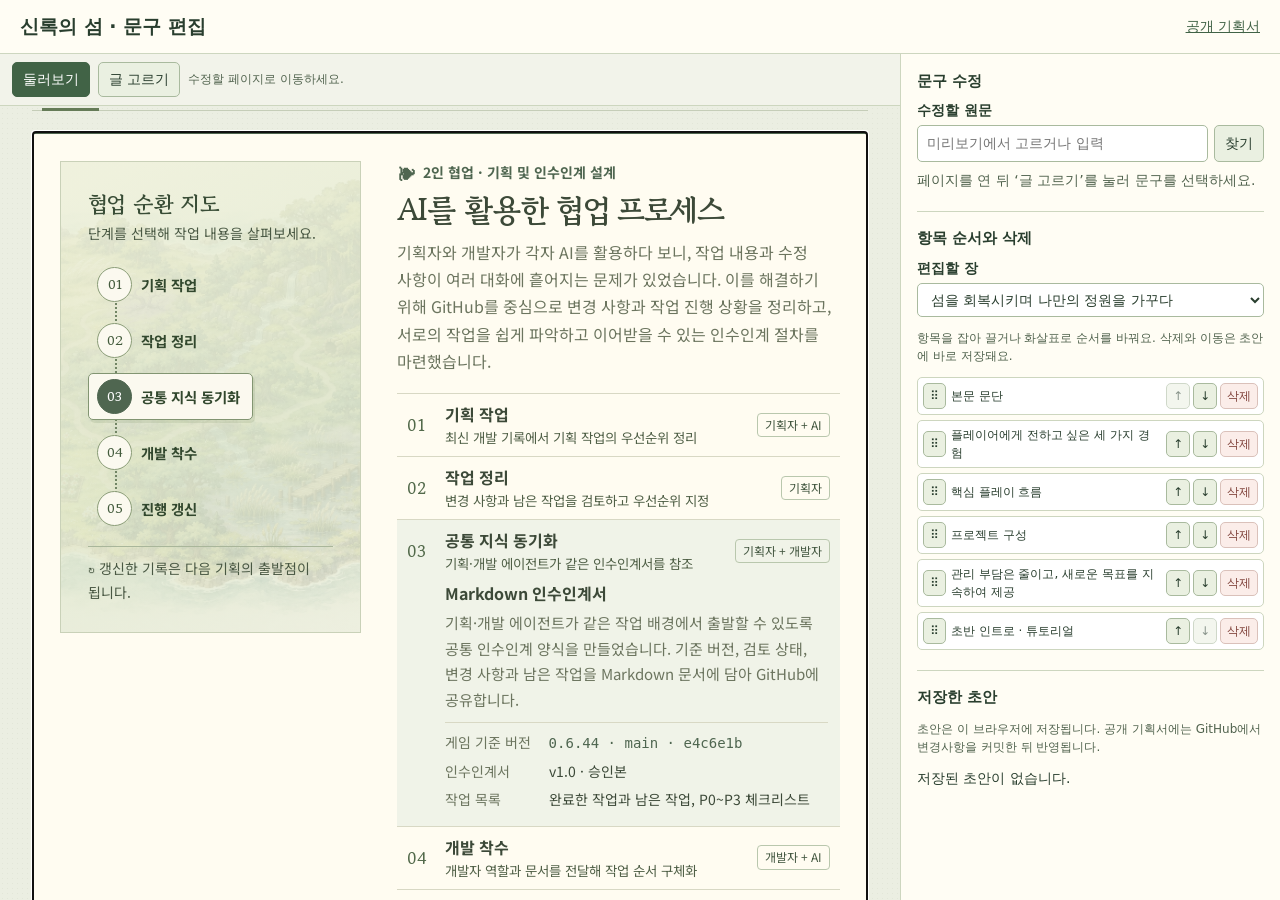
<file: editor.html>
<!doctype html>
<html lang="ko">
<head>
<meta charset="utf-8">
<meta name="viewport" content="width=device-width, initial-scale=1">
<title>기획서 문구 편집 · 신록의 섬</title>
<style>
:root{color-scheme:light;--ink:#293e2e;--muted:#51634e;--paper:#fffdf4;--line:#cdd6bf;--green:#416346;--soft:#eaf0e1}
*{box-sizing:border-box}
body{margin:0;color:var(--ink);background:#f2f3ea;font:14px/1.5 system-ui,sans-serif}
header{display:flex;gap:14px;align-items:center;justify-content:space-between;padding:12px 20px;border-bottom:1px solid var(--line);background:var(--paper)}
h1{margin:0;font-size:19px}
h2{margin:0;font-size:15px}
header a,a.action{color:var(--green)}
main{display:grid;grid-template-columns:minmax(0,1fr) minmax(315px,380px);height:calc(100dvh - 54px)}
.preview{min-width:0;display:flex;flex-direction:column}
.preview-controls{display:flex;align-items:center;gap:8px;padding:8px 12px;border-bottom:1px solid var(--line)}
.preview-controls span{font-size:12px;color:var(--muted)}
iframe{width:100%;flex:1;min-height:0;border:0}
aside{overflow:auto;background:var(--paper);border-left:1px solid var(--line);padding:16px}
section+section{margin-top:20px;padding-top:15px;border-top:1px solid var(--line)}
label{display:block;font-weight:650;margin:8px 0 4px}
input,select,textarea,button{font:inherit;color:inherit}
input,select,textarea{width:100%;border:1px solid #a9ba9e;background:white;border-radius:5px;padding:7px 9px}
textarea{min-height:105px;resize:vertical}
button,a.action{border:1px solid #a9ba9e;border-radius:5px;padding:6px 10px;background:var(--soft);text-decoration:none;cursor:pointer}
button:disabled{opacity:.55;cursor:default}
button.primary,button[aria-pressed=true]{color:white;background:var(--green);border-color:var(--green)}
:focus-visible{outline:2px solid #527653;outline-offset:2px}
.row{display:flex;gap:7px;align-items:center;flex-wrap:wrap}
.search-row{display:flex;gap:6px}
.search-row input{min-width:0}
.search-row button{flex:none}
[hidden]{display:none!important}
small,.subtle{color:var(--muted);font-size:12px}
#status{margin:8px 0 0;min-height:1.5em;color:var(--muted)}
#excerpt{margin:8px 0;max-height:100px;overflow:auto;padding:6px 8px;background:var(--soft);font-size:12px;white-space:pre-wrap;overflow-wrap:anywhere}
#draft-list{list-style:none;padding:0;margin:0}
#draft-list li{display:flex;gap:8px;align-items:start;justify-content:space-between;margin:5px 0}
.draft-copy{flex:1;min-width:0;overflow-wrap:anywhere}
.draft-copy small{display:block}
.order-list{list-style:none;margin:8px 0 0;padding:0;display:grid;gap:5px}
.order-list li{display:grid;grid-template-columns:auto minmax(0,1fr) auto;gap:5px;align-items:center;padding:5px;border:1px solid var(--line);border-radius:5px;background:white}
.order-list li[data-dragging]{opacity:.5}
.order-list li[data-drop]{outline:2px solid var(--green)}
.order-label{overflow-wrap:anywhere;font-size:12px}
.order-actions{display:flex;gap:3px}
.order-actions button,.grip{padding:3px 6px;font-size:12px}
.grip[draggable=true]{cursor:grab}
button.delete{color:#7d3f37;background:#fbede9;border-color:#dac1ba}
@media(max-width:740px){
 main{display:flex;flex-direction:column;height:auto}
 .preview{height:60dvh}
 aside{overflow:visible;border-left:0;border-top:1px solid var(--line)}
 .preview-controls span{display:none}
}
</style>
</head>
<body>
<header><h1>신록의 섬 · 문구 편집</h1><a href="index.html">공개 기획서</a></header>
<main>
<div class="preview">
  <div class="preview-controls" aria-label="미리보기 모드">
    <button id="browse" type="button" aria-pressed="true">둘러보기</button>
    <button id="pick" type="button" aria-pressed="false">글 고르기</button>
    <span id="preview-tip">수정할 페이지로 이동하세요.</span>
  </div>
  <iframe id="preview" title="기획서 미리보기" src="index.html#chapter/01"></iframe>
</div>
<aside aria-label="문구 편집 패널">
  <section>
    <h2>문구 수정</h2>
    <form id="search-form">
      <label for="query">수정할 원문</label>
      <div class="search-row"><input id="query" type="text" placeholder="미리보기에서 고르거나 입력"><button type="submit">찾기</button></div>
    </form>
    <p id="status" role="status" aria-live="polite">페이지를 연 뒤 ‘글 고르기’를 눌러 문구를 선택하세요.</p>
    <div id="edit-form" hidden>
      <label for="match">원문 위치</label>
      <select id="match"></select>
      <pre id="excerpt"></pre>
      <label for="replacement">수정 문구</label>
      <textarea id="replacement" spellcheck="false"></textarea>
      <div class="row">
        <button id="save" class="primary" type="button">초안 저장</button>
        <button id="delete-copy" class="delete" type="button">문구 삭제</button>
      </div>
    </div>
  </section>
  <section>
    <h2>항목 순서와 삭제</h2>
    <label for="order-part">편집할 장</label>
    <select id="order-part" disabled><option value="">기획서 목차 불러오는 중</option></select>
    <p id="order-help" class="subtle">항목을 잡아 끌거나 화살표로 순서를 바꿔요. 삭제와 이동은 초안에 바로 저장돼요.</p>
    <ol id="order-list" class="order-list" aria-describedby="order-help"></ol>
  </section>
  <section>
    <h2>저장한 초안</h2>
    <p class="subtle">초안은 이 브라우저에 저장됩니다. 공개 기획서에는 GitHub에서 변경사항을 커밋한 뒤 반영됩니다.</p>
    <ul id="draft-list"></ul>
    <div id="publish" hidden>
      <label for="file">반영할 파일</label>
      <select id="file"></select>
      <p class="subtle">수정본을 복사한 뒤 GitHub 편집 화면 전체를 바꾸고, 변경사항을 확인해 커밋하세요.</p>
      <div class="row">
        <button id="copy" type="button">수정본 복사</button>
        <button id="download" type="button">파일 받기</button>
        <a id="github" class="action" target="_blank" rel="noopener">GitHub에서 편집</a>
      </div>
      <p id="publish-status" class="subtle" role="status"></p>
      <textarea id="export-copy" aria-label="복사할 수정본" readonly hidden></textarea>
    </div>
  </section>
</aside>
</main>
<script>
'use strict';
const byId = id => document.getElementById(id);
const preview = byId('preview');
const storageKey = 'verdure-editor-drafts-v1';
const repoEdit = 'https://github.com/dotoridesuyo/isle-of-verdure-portfolio/edit/main/';
const files = [
  'index.html', 'garden-systems.js', 'pet-synergy.js', 'pet-summon.js',
  'purification-plan.js', 'exploration-map.js', 'garden-shop.js',
  'achievements.js', 'garden-plans.js'
];
let drafts = [];
let sourcePromise;
let sourceCatalog = [];
const matchesByQuery = new Map();
let matches = [];
let selection = null;
let activeOriginal = '';
let picking = false;
let observer;
let previewFrame = 0;
let shown = new Map();
let orderParts = [];
let previewLayouts = new WeakMap();
let draggedSection = null;

try {
  const data = JSON.parse(localStorage.getItem(storageKey) || '[]');
  if (Array.isArray(data)) drafts = data.filter(d => files.includes(d.file) && typeof d.before === 'string' && typeof d.after === 'string' && typeof d.revision === 'string' && Number.isInteger(d.start) && d.start >= 0);
} catch {
  byId('status').textContent = '브라우저에서 이전 초안을 읽을 수 없습니다.';
}

async function readSource(file) {
  const result = await fetch(file, {cache:'no-store'});
  if (!result.ok) throw new Error(file + '을 읽을 수 없습니다.');
  const text = await result.text();
  const hash = await crypto.subtle.digest('SHA-256', new TextEncoder().encode(text));
  const revision = Array.from(new Uint8Array(hash), byte => byte.toString(16).padStart(2, '0')).join('');
  return {file, text, revision};
}

function loadSources() {
  if (!sourcePromise) sourcePromise = Promise.all(files.map(readSource)).then(sources => {
    sourceCatalog = sources;
    loadOrderParts(sources.find(source => source.file === 'index.html'));
    return sources;
  }).catch(error => {
    sourcePromise = null;
    throw error;
  });
  return sourcePromise;
}

function persist(next) {
  try {
    localStorage.setItem(storageKey, JSON.stringify(next));
  } catch {
    byId('status').textContent = '브라우저에 초안을 저장할 수 없습니다. 저장 공간과 브라우저 설정을 확인하세요.';
    return false;
  }
  drafts = next;
  renderDrafts();
  renderOrderList();
  return applyPreview();
}

function draftFor(match) {
  return drafts.find(d => d.file === match.file && d.start === match.start && d.revision === match.revision);
}

function findMatches(sources, query) {
  const html = query.replaceAll('&', '&amp;').replaceAll('<', '&lt;').replaceAll('>', '&gt;');
  const js = JSON.stringify(query).slice(1, -1);
  const variants = [...new Set([query, html, js])];
  const results = [];
  for (const source of sources) {
    const seen = new Set();
    const scriptRanges = source.file.endsWith('.js') ? [] :
      [...source.text.matchAll(/<script\b[^>]*>[\s\S]*?<\/script>/gi)].map(script => [script.index, script.index + script[0].length]);
    for (const before of variants) {
      let start = -1;
      while ((start = source.text.indexOf(before, start + 1)) !== -1) {
        if (seen.has(start)) continue;
        seen.add(start);
        const line = source.text.slice(0, start).split('\n').length;
        const lineStart = source.text.lastIndexOf('\n', start - 1) + 1;
        const nextLine = source.text.indexOf('\n', start + before.length);
        const excerpt = source.text.slice(Math.max(lineStart, start - 100), nextLine < 0 ? start + before.length + 100 : Math.min(nextLine, start + before.length + 100));
        const script = source.file.endsWith('.js') || scriptRanges.some(([from, to]) => start >= from && start < to);
        results.push({file:source.file, revision:source.revision, before, start, line, column:start-lineStart+1, excerpt, script});
      }
    }
  }
  return results;
}

function showMatch() {
  const match = matches[Number(byId('match').value)];
  if (!match) return;
  byId('excerpt').textContent = match.excerpt;
  byId('replacement').value = draftFor(match)?.displayAfter ?? activeOriginal;
  byId('save').disabled = matches.length > 1 && !byId('match').value;
  byId('delete-copy').disabled = byId('save').disabled;
}

function sourceMatches(query) {
  if (!matchesByQuery.has(query)) matchesByQuery.set(query, findMatches(sourceCatalog, query));
  return matchesByQuery.get(query);
}

function chapterSourceRange(text, chapterId, section) {
  const start = text.indexOf('const CHAPTERS');
  const end = text.indexOf('\n];', start);
  if (start < 0 || end < 0) return null;
  const data = text.slice(start, end);
  const chapters = [...data.matchAll(/^  \{\n    "id": "(\d+)"/gm)];
  const index = chapters.findIndex(match => match[1] === chapterId);
  if (index < 0) return null;
  const chapterStart = chapters[index].index;
  const chapterEnd = chapters[index + 1]?.index ?? data.length;
  if (!section) return [start + chapterStart, start + chapterEnd];
  const chapter = data.slice(chapterStart, chapterEnd);
  const blocks = [...chapter.matchAll(/^      \{/gm)];
  const block = blocks[section - 1];
  return block ? [start + chapterStart + block.index, start + chapterStart + (blocks[section]?.index ?? chapter.length)] : null;
}

function matchClickedLocation(sources, candidates, context) {
  if (!context || candidates.length < 2) return candidates.length === 1 ? 0 : -1;
  const indexSource = sources.find(source => source.file === 'index.html')?.text;
  const range = context.chapter && indexSource ? chapterSourceRange(indexSource, context.chapter, context.section) : null;
  const byFile = new Map(sources.map(source => [source.file, source.text]));
  const scores = candidates.map((match, index) => {
    const source = byFile.get(match.file);
    const left = Math.max(0, match.start - 520);
    const right = match.start + match.before.length;
    const surrounding = source.slice(left, match.start) + ' ' + source.slice(right, right + 520);
    const localMarkup = source.slice(Math.max(0, match.start - 150), Math.min(source.length, right + 80));
    let score = 0;
    if (match.file === 'index.html' && range && match.start >= range[0] && match.start < range[1]) {
      score += context.section ? 170 : 65;
    }
    if (match.file === context.preferredFile) score += 30;
    for (const id of context.ids) {
      if (localMarkup.includes('id="' + id + '"')) score += 90;
      else if (surrounding.includes('id="' + id + '"')) score += 24;
    }
    if (context.href && (localMarkup.includes('href="' + context.href + '"') ||
        localMarkup.includes('"href": "' + context.href + '"'))) score += 60;
    const leading = source.slice(left, match.start).trimEnd().at(-1);
    const trailing = source.slice(right, right + 80).trimStart()[0];
    if (leading && ((leading === '>' && trailing === '<') ||
        (leading === trailing && ['"', "'", '`'].includes(leading)))) score += 28;
    if (context.tag && localMarkup.includes('<' + context.tag)) score += 10;
    if (context.heading && /"\s*:\s*"[^"]*$/.test(source.slice(Math.max(0, match.start - 35), match.start)) &&
        /"(title|name|label)"\s*:/.test(source.slice(Math.max(0, match.start - 35), match.start))) score += 10;
    for (const clue of context.clues) {
      if (localMarkup.includes(clue)) score += 22;
      else if (surrounding.includes(clue)) score += 9;
    }
    return {index, score};
  }).sort((a, b) => b.score - a.score);
  return scores[0].score >= 25 && scores[0].score - scores[1].score >= 12 ? scores[0].index : -1;
}

let searchOrder = 0;
async function search(query, location = null, context = null) {
  const order = ++searchOrder;
  selection = location;
  activeOriginal = query;
  byId('edit-form').hidden = true;
  byId('query').value = query.replace(/\n/g, ' ');
  byId('status').textContent = '원문 위치를 확인하는 중입니다.';
  if (!/[가-힣]/.test(query) || query.length < 2) {
    byId('status').textContent = '한글이 들어 있는 문구를 두 글자 이상 선택하세요.';
    return;
  }
  try {
    const sources = await loadSources();
    if (order !== searchOrder) return;
    matches = sourceMatches(query);
    if (!matches.length) {
      byId('status').textContent = '원문을 찾지 못했어요. 문단이 여러 조각으로 나뉜 경우에는 문장 일부를 입력해 보세요.';
      return;
    }
    const selected = matchClickedLocation(sources, matches, context);
    const menu = byId('match');
    menu.replaceChildren();
    if (selected < 0) {
      const prompt = new Option('문맥을 보고 원문 위치를 선택하세요', '', true, true);
      prompt.disabled = true;
      menu.add(prompt);
    }
    matches.forEach((item, i) => menu.add(new Option(item.file + ' · ' + item.line + '행 ' + item.column + '열', String(i))));
    byId('excerpt').textContent = '';
    byId('replacement').value = query;
    byId('save').disabled = selected < 0;
    byId('delete-copy').disabled = selected < 0;
    byId('edit-form').hidden = false;
    if (selected >= 0) {
      menu.value = String(selected);
      showMatch();
      byId('status').textContent = context ? '클릭한 위치의 원문을 자동으로 선택했어요.' : '원문을 찾았습니다.';
    } else {
      byId('status').textContent = '같은 문구가 ' + matches.length + '곳에 있습니다. 위치를 골라 주세요.';
    }
  } catch (error) {
    if (order === searchOrder) byId('status').textContent = error.message;
  }
}

function makeReplacement(before, replacement) {
  // Keep unchanged punctuation in its original source encoding.
  let first = 0;
  while (first < before.length && before[first] === replacement[first]) first++;
  let tail = 0;
  while (tail < before.length - first && tail < replacement.length - first &&
         before[before.length - tail - 1] === replacement[replacement.length - tail - 1]) tail++;
  const added = replacement.slice(first, replacement.length - tail);
  if (/[<>&"'\\`\u2028\u2029]/.test(added) || added.includes('$' + '{')) {
    throw new Error('새 따옴표는 “ ” 또는 ‘ ’를 사용해 주세요.');
  }
  return {first, tail, added};
}

function saveDraft(deleting = false) {
  const selected = byId('match').value;
  const match = selected === '' ? null : matches[Number(selected)];
  const original = activeOriginal;
  const displayAfter = deleting ? '' : byId('replacement').value.replace(/\r\n?/g, '\n').trim();
  if (!match || (!deleting && !displayAfter)) {
    byId('status').textContent = '수정할 문구를 입력하세요.';
    return;
  }
  const overlapping = drafts.find(d => d.file === match.file && d.revision === match.revision &&
    d.start < match.start + match.before.length && match.start < d.start + d.before.length &&
    (d.start !== match.start || d.before !== match.before));
  if (overlapping) {
    byId('status').textContent = '이 문구와 겹치는 초안이 있어요. 초안 목록에서 해당 문구를 열어 수정하세요.';
    return;
  }
  try {
    const {first, tail, added} = makeReplacement(original, displayAfter);
    const encode = value => match.before === original ? value :
      match.before === JSON.stringify(original).slice(1, -1) ? JSON.stringify(value).slice(1, -1) :
      value.replaceAll('&', '&amp;').replaceAll('<', '&lt;').replaceAll('>', '&gt;');
    const inserted = match.script ? added.replace(/\n/g, '\\n') : added;
    const after = encode(original.slice(0, first)) + inserted + encode(original.slice(original.length - tail));
    if (byId('replacement').value !== displayAfter) byId('replacement').value = displayAfter;
    const known = draftFor(match);
    const next = drafts.filter(d => d !== known);
    const draft = {...match, after, original, displayAfter, location:selection || known?.location, kind:deleting ? 'delete' : 'copy'};
    if (after !== match.before) next.push(draft);
    const applied = persist(next);
    if (applied) byId('status').textContent = after === match.before ? '원문으로 되돌렸습니다.' :
      applied.has(draft) ? (deleting ? '문구를 삭제했어요. 초안 목록에서 되돌릴 수 있어요.' : '초안을 저장하고 왼쪽 미리보기를 바로 바꿨어요.') :
      '초안을 저장했어요. 해당 문구가 있는 페이지를 열면 미리보기에서 확인할 수 있어요.';
  } catch (error) {
    byId('status').textContent = error.message;
  }
}


function readOrderParts(source) {
  const text = source.text;
  const data = text.match(/const CHAPTERS\s*=\s*(\[[\s\S]*?\n\]);/);
  const layout = text.match(/const readingLayout\s*=\s*\{[\s\S]*?\n\};/);
  if (!data || !layout) return [];
  const chapters = JSON.parse(data[1]);
  return [...layout[0].matchAll(/\{id:['"](\d+)['"][^{}]*\}/g)].map(match => {
    const before = match[0];
    const id = match[1];
    const chapter = chapters.find(chapter => chapter.id === id);
    const key = before.match(/\bpart:['"]([^'"]+)['"]/)?.[1] ?? id;
    const title = before.match(/\btitle:['"]([^'"]+)['"]/)?.[1] ?? chapter.title;
    const sections = before.match(/\bsections:\[([\d, ]*)\]/);
    const original = sections ? sections[1].split(',').filter(Boolean).map(Number) :
      chapter.blocks.map((_, index) => index + 1);
    const labels = new Map(original.map(section => {
      const block = chapter.blocks[section - 1];
      return [section, block.title || ({paragraph:'본문 문단', links:'관련 링크'})[block.kind] || '본문 항목'];
    }));
    const locked = key !== id || chapter.blocks[original[0] - 1]?.chapterLead ? original[0] : null;
    const start = layout.index + match.index;
    return {file:source.file, revision:source.revision, id, key, title, start, before, original, labels, locked,
      line:text.slice(0, start).split('\n').length};
  });
}

function loadOrderParts(source) {
  orderParts = readOrderParts(source);
  const menu = byId('order-part');
  menu.disabled = !orderParts.length;
  if (!orderParts.length) return;
  menu.replaceChildren(...orderParts.map(part => new Option(part.title, part.key)));
  selectCurrentOrderPart();
}

function selectCurrentOrderPart() {
  const route = preview.contentWindow?.location.hash.match(/^#chapter\/(\d+)(?:\/section-(\d+))?/);
  const part = route && (orderParts.find(item => item.id === route[1] && route[2] && item.original.includes(Number(route[2]))) ||
    orderParts.find(item => item.key === route[1]));
  if (part) byId('order-part').value = part.key;
  renderOrderList();
}

function layoutDraft(part) {
  return drafts.find(draft => draft.kind === 'layout' && draft.partKey === part.key);
}

function orderFor(part) {
  const saved = layoutDraft(part);
  return saved?.revision === part.revision && Array.isArray(saved.order) ? saved.order : part.original;
}

function layoutSource(part, order) {
  const sections = 'sections:[' + order.join(',') + ']';
  let after = /\bsections:\[[^\]]*\]/.test(part.before) ?
    part.before.replace(/\bsections:\[[^\]]*\]/, sections) : part.before.slice(0, -1) + ', ' + sections + '}';
  const outline = after.match(/\boutline:\[([\d, ]*)\]/);
  if (outline) {
    const listed = outline[1].split(',').filter(Boolean).map(Number);
    after = after.replace(outline[0], 'outline:[' + order.filter(section => listed.includes(section)).join(',') + ']');
  }
  return after;
}

function saveOrder(part, order, status) {
  const saved = layoutDraft(part);
  const next = drafts.filter(draft => draft !== saved);
  if (next.some(draft => draft.file === part.file && draft.revision === part.revision &&
      draft.start < part.start + part.before.length && part.start < draft.start + draft.before.length)) {
    byId('status').textContent = '이 장 이름을 바꾼 초안과 겹쳐요. 문구 수정이나 순서 변경 중 하나를 먼저 반영해 주세요.';
    return;
  }
  if (order.join(',') !== part.original.join(',')) next.push({
    kind:'layout', file:part.file, revision:part.revision, start:part.start, line:part.line, partKey:part.key, order,
    before:part.before, after:layoutSource(part, order), displayAfter:'항목 편집 · ' + part.title
  });
  if (persist(next)) byId('status').textContent = status + ' 초안 목록에서 되돌릴 수 있어요.';
}

function moveSection(part, from, to) {
  const order = [...orderFor(part)];
  const start = order.indexOf(from);
  const end = order.indexOf(to);
  if (start < 0 || end < 0 || start === end || from === part.locked || to === part.locked) return;
  order.splice(start, 1);
  order.splice(end, 0, from);
  saveOrder(part, order, '항목 순서를 바꿨어요.');
}

function renderOrderList() {
  const list = byId('order-list');
  list.replaceChildren();
  const part = orderParts.find(part => part.key === byId('order-part').value);
  if (!part) return;
  const order = orderFor(part);
  for (const [index, section] of order.entries()) {
    const item = document.createElement('li');
    item.dataset.section = section;
    const locked = section === part.locked;
    const title = part.labels.get(section);
    const grip = document.createElement('button');
    grip.type = 'button';
    grip.className = 'grip';
    grip.textContent = locked ? '–' : '⠿';
    grip.draggable = !locked;
    grip.disabled = locked;
    grip.setAttribute('aria-label', title + (locked ? ' 고정된 항목' : ' 순서 이동 손잡이'));
    grip.addEventListener('dragstart', event => {
      draggedSection = section;
      event.dataTransfer.setData('text/plain', String(section));
      event.dataTransfer.effectAllowed = 'move';
      item.dataset.dragging = '';
    });
    grip.addEventListener('dragend', () => {
      draggedSection = null;
      for (const row of list.children) {
        delete row.dataset.dragging;
        delete row.dataset.drop;
      }
    });
    item.addEventListener('dragover', event => {
      if (locked || draggedSection === null || draggedSection === section) return;
      event.preventDefault();
      event.dataTransfer.dropEffect = 'move';
      item.dataset.drop = '';
    });
    item.addEventListener('dragleave', () => delete item.dataset.drop);
    item.addEventListener('drop', event => {
      if (draggedSection === null) return;
      event.preventDefault();
      moveSection(part, draggedSection, section);
      draggedSection = null;
    });

    const label = document.createElement('span');
    label.className = 'order-label';
    label.textContent = title + (locked ? ' · 고정' : '');
    const actions = document.createElement('span');
    actions.className = 'order-actions';
    for (const [step, symbol, name] of [[-1,'↑','위로 이동'], [1,'↓','아래로 이동']]) {
      const button = document.createElement('button');
      button.type = 'button';
      button.textContent = symbol;
      button.dataset.move = String(step);
      button.setAttribute('aria-label', title + ' ' + name);
      const target = order[index + step];
      button.disabled = locked || !target || target === part.locked;
      button.addEventListener('click', () => {
        moveSection(part, section, target);
        const row = list.querySelector('[data-section="' + section + '"]');
        (row?.querySelector('[data-move="' + step + '"]:enabled') || row?.querySelector('.grip'))?.focus();
      });
      actions.append(button);
    }
    const remove = document.createElement('button');
    remove.type = 'button';
    remove.className = 'delete';
    remove.textContent = '삭제';
    remove.disabled = locked || order.length === 1;
    remove.setAttribute('aria-label', title + ' 항목 삭제');
    remove.addEventListener('click', () => saveOrder(part, order.filter(value => value !== section), '항목을 삭제했어요.'));
    actions.append(remove);
    item.append(grip, label, actions);
    list.append(item);
  }
}

function reorderElements(parent, baseline, order) {
  const priority = new Map(order.map((section, index) => [section, index]));
  const active = baseline.filter(item => item.element.parentElement === parent);
  const sorted = [...active].sort((a, b) => (priority.get(a.section) ?? Infinity) - (priority.get(b.section) ?? Infinity));
  if (active.length) {
    const actual = [...parent.children].filter(el => active.some(item => item.element === el));
    if (actual.some((el, index) => el !== sorted[index].element)) {
      const end = actual.at(-1).nextSibling;
      for (const item of sorted) parent.insertBefore(item.element, end);
    }
  }
  for (const {section, element} of active) {
    element.hidden = !priority.has(section);
    if (parent.id === 'toc') element.style.display = element.hidden ? 'none' : '';
  }
}

function applyLayoutPreview(doc) {
  for (const part of orderParts) {
    const order = orderFor(part);
    for (const prefix of ['reading-', 'print-chapter-']) {
      const article = doc.getElementById(prefix + part.key);
      if (!article) continue;
      let info = previewLayouts.get(article);
      if (!info && order === part.original) continue;
      if (!info) {
        const nodes = [];
        const links = [];
        for (const section of part.original) {
          const node = doc.getElementById(prefix + part.id + '-section-' + section);
          if (node?.parentElement === article) nodes.push({section, element:node});
          const href = '#chapter/' + part.id + '/section-' + section;
          const link = prefix === 'reading-' && doc.querySelector('#toc > .reading-subsection[href="' + href + '"]');
          if (link) links.push({section, element:link});
        }
        info = {nodes, links};
        previewLayouts.set(article, info);
      }
      reorderElements(article, info.nodes, order);
      const toc = doc.getElementById('toc');
      if (toc && info.links.length) reorderElements(toc, info.links, order);
    }
  }
}

function renderDrafts() {
  const list = byId('draft-list');
  list.replaceChildren();
  if (!drafts.length) {
    const item = document.createElement('li');
    item.textContent = '저장된 초안이 없습니다.';
    list.append(item);
  }
  for (const draft of drafts) {
    const item = document.createElement('li');
    const edit = document.createElement('button');
    edit.className = 'draft-copy';
    edit.type = 'button';
    const label = draft.kind === 'delete' ? '삭제 · ' + draft.original : draft.displayAfter;
    edit.textContent = label;
    if (draft.kind === 'layout') edit.disabled = true;
    const origin = document.createElement('small');
    origin.textContent = draft.file + ' · ' + draft.line + '행';
    edit.append(origin);
    edit.addEventListener('click', async () => {
      await search(draft.original, draft.location || null);
      const index = matches.findIndex(m => draft.file === m.file && draft.start === m.start && draft.revision === m.revision);
      if (index >= 0 && !byId('edit-form').hidden) {
        byId('match').value = String(index);
        showMatch();
      }
    });
    const remove = document.createElement('button');
    remove.type = 'button';
    remove.textContent = '되돌리기';
    remove.setAttribute('aria-label', label + ' 초안 되돌리기');
    remove.addEventListener('click', () => {
      if (persist(drafts.filter(d => d !== draft))) {
        byId('status').textContent = '선택한 초안을 되돌렸습니다.';
        if (!byId('edit-form').hidden && byId('match').value !== '') showMatch();
      }
    });
    item.append(edit, remove);
    list.append(item);
  }
  const selected = byId('file').value;
  const available = [...new Set(drafts.map(d => d.file))];
  byId('file').replaceChildren(...available.map(file => new Option(file, file)));
  if (available.includes(selected)) byId('file').value = selected;
  byId('publish').hidden = !available.length;
  updatePublishLink();
}

function updatePublishLink() {
  byId('publish-status').textContent = '';
  byId('export-copy').hidden = true;
  byId('export-copy').value = '';
  const file = byId('file').value;
  byId('github').href = file ? repoEdit + file : '#';
}

async function revisedSource(file) {
  const source = await readSource(file);
  const fileDrafts = drafts.filter(d => d.file === file);
  const changes = fileDrafts.filter(d => d.revision === source.revision ||
    !d.after || d.kind === 'layout' || source.text.includes(d.before) ||
    source.text.indexOf(d.after) < 0 || source.text.indexOf(d.after) !== source.text.lastIndexOf(d.after)
  ).sort((a, b) => b.start - a.start);
  if (!changes.length) throw new Error('이 파일의 초안 문구는 이미 공개본에 반영됐어요.');
  if (changes.some(d => d.revision !== source.revision || source.text.slice(d.start, d.start + d.before.length) !== d.before)) {
    throw new Error('공개 원본이 바뀌었습니다. 이전 초안의 문구를 복사해 두고 최신 원문에서 다시 수정하세요.');
  }
  for (let i = 1; i < changes.length; i++) {
    if (changes[i].start + changes[i].before.length > changes[i - 1].start) {
      throw new Error('서로 겹치는 초안이 있습니다. 초안 목록에서 하나를 되돌린 뒤 다시 시도하세요.');
    }
  }
  let result = source.text;
  for (const d of changes) result = result.slice(0, d.start) + d.after + result.slice(d.start + d.before.length);
  try {
    if (file.endsWith('.js')) new Function(result);
    else {
      const doc = new DOMParser().parseFromString(result, 'text/html');
      for (const script of doc.querySelectorAll('script:not([src])')) {
        if (!script.type || script.type === 'text/javascript') new Function(script.textContent);
      }
    }
  } catch {
    throw new Error('수정 후 파일 문법이 맞지 않습니다. 수정 문구의 기호를 확인하세요.');
  }
  return result;
}

async function exportSource(download) {
  const file = byId('file').value;
  const status = byId('publish-status');
  status.textContent = '최신 공개 원본과 비교하고 있습니다.';
  try {
    const content = await revisedSource(file);
    if (download) {
      const url = URL.createObjectURL(new Blob([content], {type:'text/plain;charset=utf-8'}));
      const link = document.createElement('a');
      link.href = url;
      link.download = file;
      link.click();
      setTimeout(() => URL.revokeObjectURL(url), 1000);
      status.textContent = '수정본 파일을 받았습니다.';
    } else {
      const output = byId('export-copy');
      output.value = content;
      output.hidden = false;
      output.focus();
      output.select();
      let copied = false;
      try { copied = document.execCommand('copy'); } catch {}
      if (copied) {
        output.hidden = true;
        byId('copy').focus();
        status.textContent = '수정본을 복사했습니다. GitHub 편집기에 붙여 넣으세요.';
      } else {
        status.textContent = '수정본을 선택했습니다. Ctrl+C 또는 ⌘C로 복사하세요.';
      }
    }
  } catch (error) {
    status.textContent = error.message;
  }
}

function locate(node, doc) {
  const anchor = node.parentElement.closest('[id]');
  const root = anchor || doc.body;
  const path = [];
  for (let current = node; current !== root; current = current.parentNode) {
    path.unshift(Array.prototype.indexOf.call(current.parentNode.childNodes, current));
  }
  return {hash:preview.contentWindow.location.hash, id:anchor?.id || '', path};
}

function schedulePreview() {
  if (!previewFrame) previewFrame = requestAnimationFrame(() => {
    previewFrame = 0;
    applyPreview();
  });
}

function visibleCopyNodes(doc) {
  const walker = doc.createTreeWalker(doc.body, NodeFilter.SHOW_TEXT, {
    acceptNode(node) {
      if (!node.data.trim() || !node.parentElement ||
          node.parentElement.closest('[hidden], script, style, template, textarea')) return NodeFilter.FILTER_REJECT;
      return node.parentElement.getClientRects().length ? NodeFilter.FILTER_ACCEPT : NodeFilter.FILTER_REJECT;
    }
  });
  const nodes = [];
  for (let node = walker.nextNode(); node; node = walker.nextNode()) nodes.push(node);
  return nodes;
}

function applyPreview() {
  const doc = preview.contentDocument;
  const applied = new Set();
  if (!doc?.body) return applied;
  for (const [node, text] of shown) if (node.isConnected) node.data = text;
  shown.clear();
  applyLayoutPreview(doc);
  const copyDrafts = drafts.filter(draft => draft.kind !== 'layout');
  if (!copyDrafts.length) return applied;

  const patches = new Map();
  const add = (node, draft) => {
    const start = node?.nodeType === Node.TEXT_NODE ? node.data.indexOf(draft.original) : -1;
    if (start < 0) return;
    const end = start + draft.original.length;
    const changes = patches.get(node) || [];
    if (changes.some(change => start < change.end && change.start < end)) return;
    changes.push({start, end, draft});
    patches.set(node, changes);
    applied.add(draft);
  };

  // Prefer the exact clicked node, including when the editor has just been reopened.
  const currentHash = preview.contentWindow.location.hash;
  for (const draft of copyDrafts) {
    const loc = draft.location;
    if (!loc || loc.hash !== currentHash || !Array.isArray(loc.path)) continue;
    const root = loc.id ? doc.getElementById(loc.id) : doc.body;
    add(loc.path.reduce((node, i) => node?.childNodes?.[i], root), draft);
  }

  // Match searched text and shared labels to their source on the currently visible page.
  if (sourceCatalog.length) {
    const nodes = visibleCopyNodes(doc);
    for (const draft of copyDrafts) {
      const candidates = sourceMatches(draft.original);
      const index = candidates.findIndex(match => match.file === draft.file &&
        match.revision === draft.revision && match.start === draft.start);
      if (index < 0) continue;
      for (const node of nodes) {
        if (!node.data.includes(draft.original)) continue;
        const selected = matchClickedLocation(sourceCatalog, candidates, clickedContext(node, draft.original));
        if (selected === index) add(node, draft);
      }
    }
  }
  for (const [node, changes] of patches) {
    shown.set(node, node.data);
    let value = node.data;
    for (const {start, end, draft} of changes.sort((a, b) => b.start - a.start)) {
      value = value.slice(0, start) + draft.displayAfter + value.slice(end);
    }
    node.data = value;
  }
  return applied;
}

function clickedContext(node, query) {
  const element = node.parentElement;
  const block = element.closest('[id^="reading-"][id*="-section-"]');
  const chapter = block?.id.match(/^reading-(\d+)-section-(\d+)$/) ||
    element.closest('article[id^="reading-"]')?.id.match(/^reading-(\d+)$/);
  const doc = element.ownerDocument;
  const scopeFiles = [
    ['#map-view', 'exploration-map.js'], ['#shop-view', 'garden-shop.js'],
    ['#summon-view', 'pet-summon.js'], ['#achievements-view', 'achievements.js'],
    ['#workshop-view, #quests-view', 'garden-plans.js'], ['[data-pet-synergy], .pet-synergy', 'pet-synergy.js']
  ];
  const ids = [];
  for (let ancestor = element; ancestor && ids.length < 3; ancestor = ancestor.parentElement) {
    if (ancestor.id && !ancestor.id.startsWith('reading-')) ids.push(ancestor.id);
  }
  const anchor = element.closest('a[href]');
  const heading = element.closest('h1,h2,h3,h4,h5,h6');
  const row = element.closest('tr, li, dl > div');
  const wrapper = element.closest('.doc-block, .doc-note, .table-scroll, section, article');
  const clues = [
    row?.querySelector('th,dt,td')?.textContent,
    element.previousElementSibling?.textContent,
    element.nextElementSibling?.textContent,
    wrapper?.querySelector('h2,h3,h4,caption')?.textContent,
    block?.querySelector('h3,h4')?.textContent,
    heading && doc.getElementById('reading-' + chapter?.[1] + '-title')?.textContent
  ].map(value => value?.trim()).filter(value => value?.length >= 4 && value.length <= 110 && value !== query && !value.includes(query));
  return {
    chapter: chapter?.[1], section: Number(chapter?.[2]) || 0, ids,
    tag: element.localName, heading: Boolean(heading), href: anchor?.getAttribute('href'),
    clues: [...new Set(clues)], preferredFile: element.closest('.design-intent') ? 'index.html' :
      scopeFiles.find(([selector]) => element.closest(selector))?.[1]
  };
}

function pickText(event) {
  if (!picking) {
    const link = event.target.closest?.('a[href]');
    if (link && /^https?:/.test(link.protocol) && link.origin !== location.origin) {
      link.target = '_blank';
      link.rel = 'noopener';
    }
    return;
  }
  event.preventDefault();
  event.stopImmediatePropagation();
  const doc = preview.contentDocument;
  const range = doc.caretRangeFromPoint?.(event.clientX, event.clientY);
  let textNode = range?.startContainer || doc.caretPositionFromPoint?.(event.clientX, event.clientY)?.offsetNode;
  if (textNode?.nodeType !== Node.TEXT_NODE || !event.target.contains(textNode)) {
    const headline = event.target.closest('#page-title');
    if (!headline) return;
    const walker = doc.createTreeWalker(headline, NodeFilter.SHOW_TEXT);
    const box = doc.createRange();
    let nearest = Infinity;
    for (let node = walker.nextNode(); node; node = walker.nextNode()) {
      if (!node.data.trim()) continue;
      box.selectNodeContents(node);
      for (const rect of box.getClientRects()) {
        const distance = Math.max(0, rect.top - event.clientY, event.clientY - rect.bottom);
        if (distance < nearest) {
          textNode = node;
          nearest = distance;
        }
      }
    }
    if (!Number.isFinite(nearest)) return;
  }
  const before = shown.get(textNode) || textNode.data;
  const selectedText = doc.getSelection()?.toString().trim();
  let copy = selectedText && before.includes(selectedText) ? selectedText : before.trim();
  if (textNode.parentElement.closest('.icon-flow-steps')) copy = copy.replace(/^\d+\.\s+/, '');
  const article = textNode.parentElement.closest('article[id^="reading-"]');
  if (article && orderParts.some(part => 'reading-' + part.key === article.id)) {
    byId('order-part').value = article.id.slice('reading-'.length);
    renderOrderList();
  }
  if (copy) search(copy, locate(textNode, doc), clickedContext(textNode, copy));
}

function setPicking(next) {
  picking = next;
  byId('pick').setAttribute('aria-pressed', String(next));
  byId('browse').setAttribute('aria-pressed', String(!next));
  byId('preview-tip').textContent = next ? '미리보기에서 바꿀 글자를 클릭하세요.' : '수정할 페이지로 이동하세요.';
  if (preview.contentDocument?.body) preview.contentDocument.body.style.cursor = next ? 'text' : '';
}

preview.addEventListener('load', () => {
  observer?.disconnect();
  shown.clear();
  previewLayouts = new WeakMap();
  const doc = preview.contentDocument;
  if (!doc?.body) return;
  preview.contentWindow.addEventListener('click', pickText, true);
  preview.contentWindow.addEventListener('hashchange', () => {
    selectCurrentOrderPart();
    schedulePreview();
  });
  observer = new MutationObserver(schedulePreview);
  observer.observe(doc.body, {subtree:true, childList:true});
  setPicking(picking);
  schedulePreview();
  selectCurrentOrderPart();
  if (drafts.length && !sourceCatalog.length) loadSources().then(schedulePreview).catch(() => {});
});
byId('browse').addEventListener('click', () => setPicking(false));
byId('pick').addEventListener('click', () => setPicking(true));
byId('search-form').addEventListener('submit', e => {
  e.preventDefault();
  search(byId('query').value.trim());
});
byId('match').addEventListener('change', showMatch);
byId('save').addEventListener('click', () => saveDraft());
byId('delete-copy').addEventListener('click', () => saveDraft(true));
byId('order-part').addEventListener('change', renderOrderList);
byId('file').addEventListener('change', updatePublishLink);
byId('copy').addEventListener('click', () => exportSource(false));
byId('download').addEventListener('click', () => exportSource(true));
renderDrafts();
loadSources().catch(() => {
  byId('order-part').replaceChildren(new Option('목차를 불러오지 못했어요', ''));
});
</script>
</body>
</html>
</file>
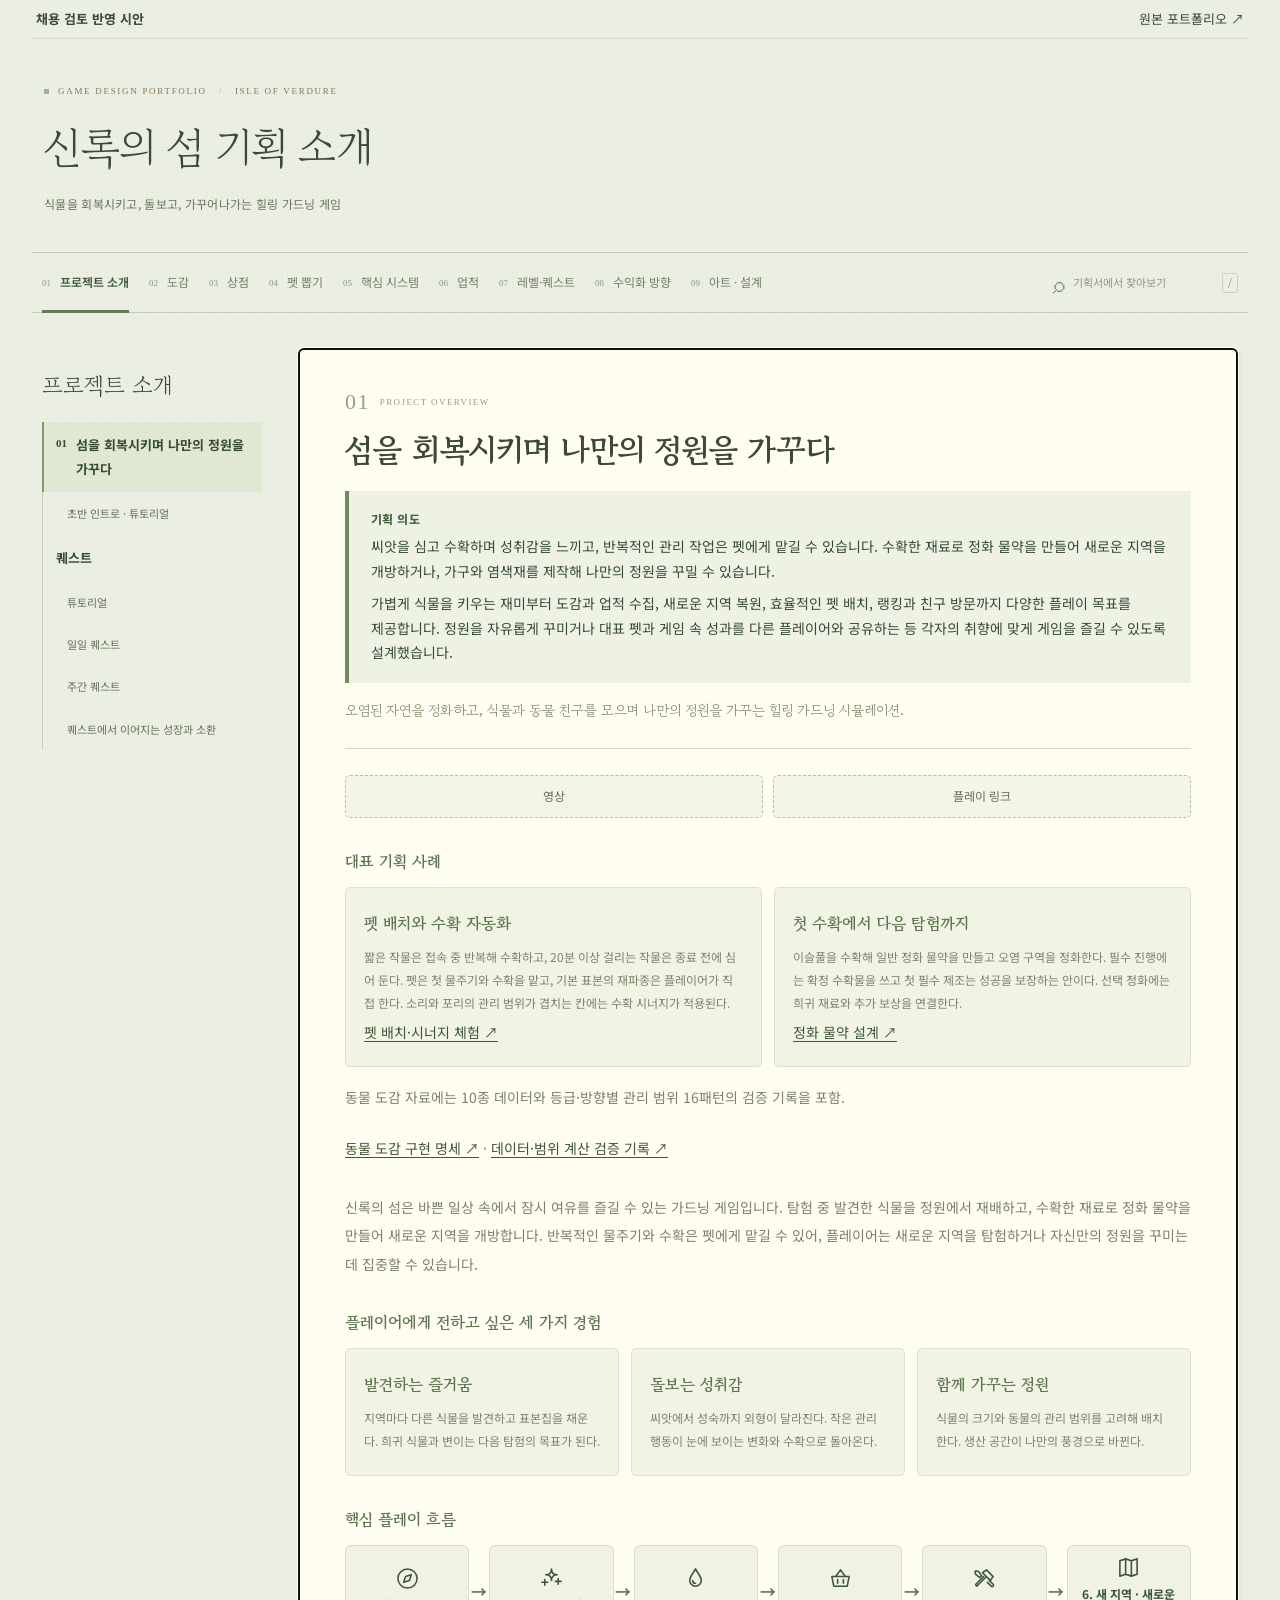
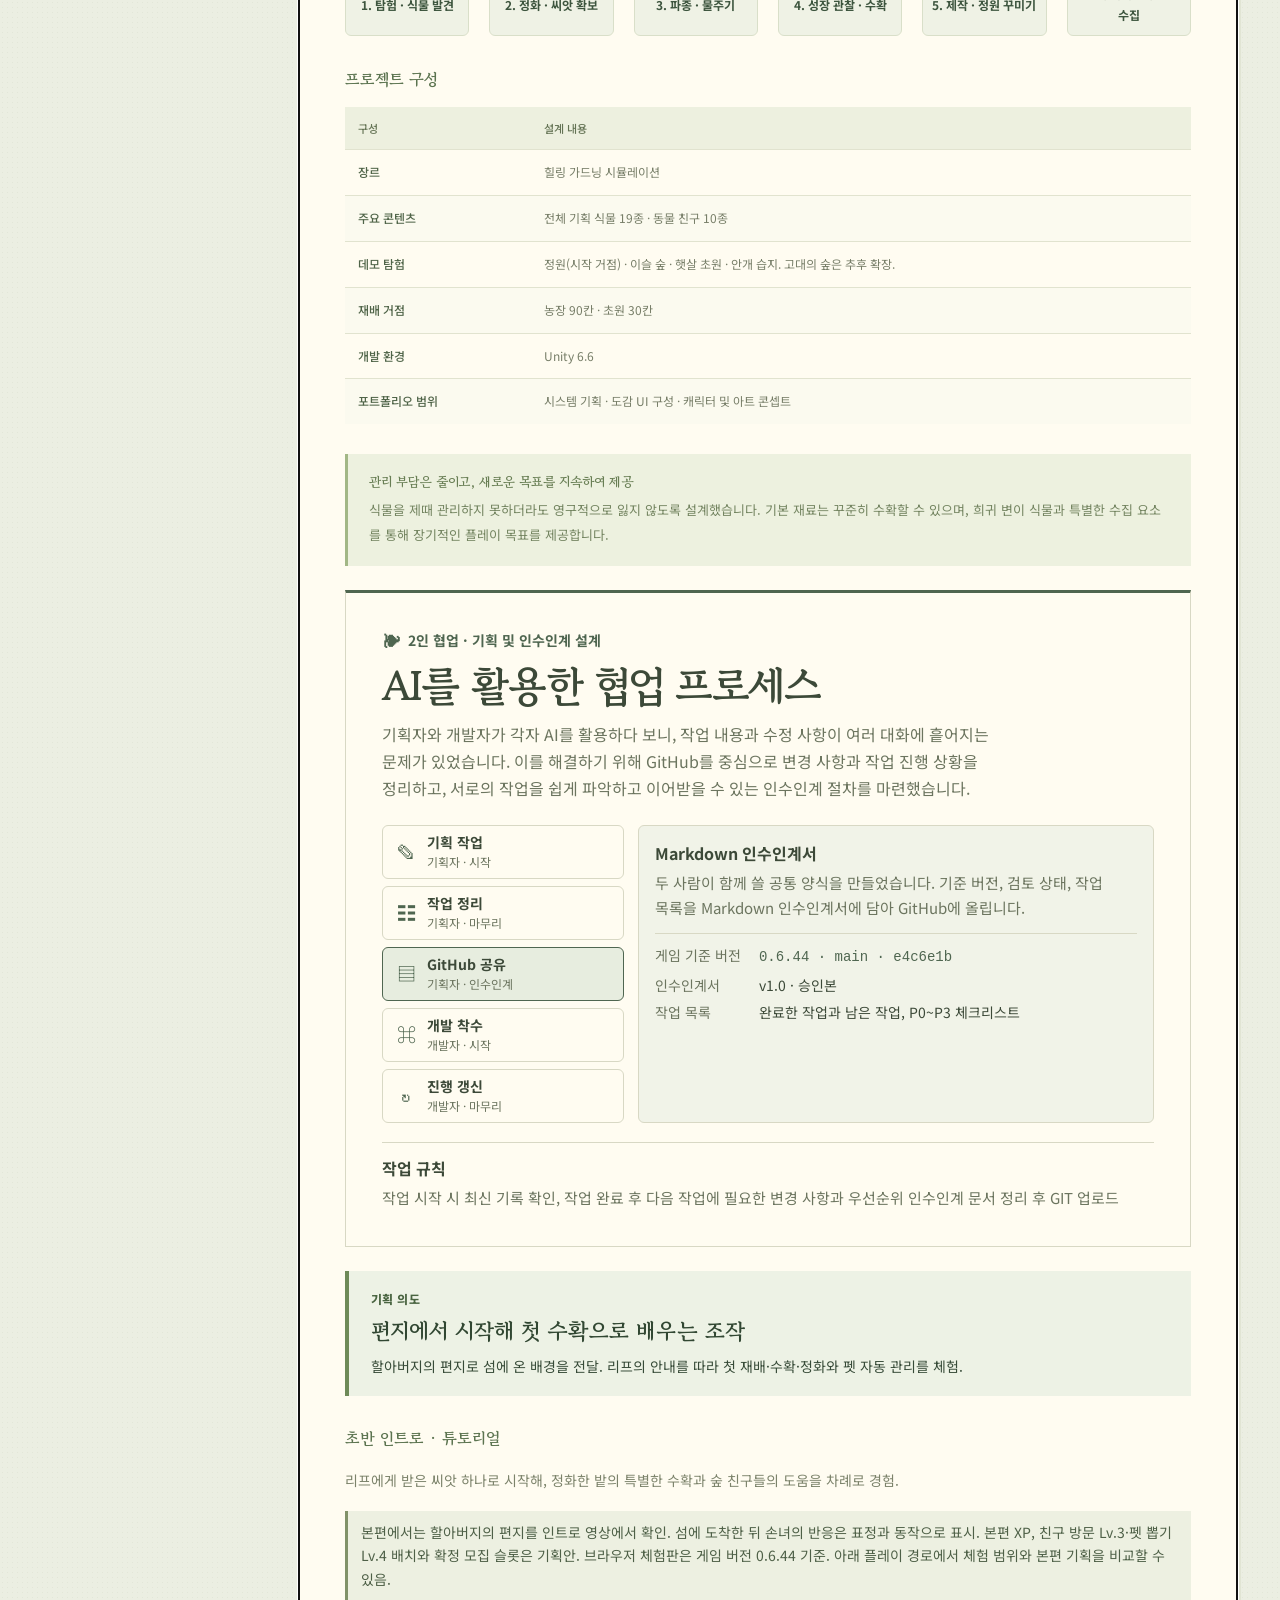
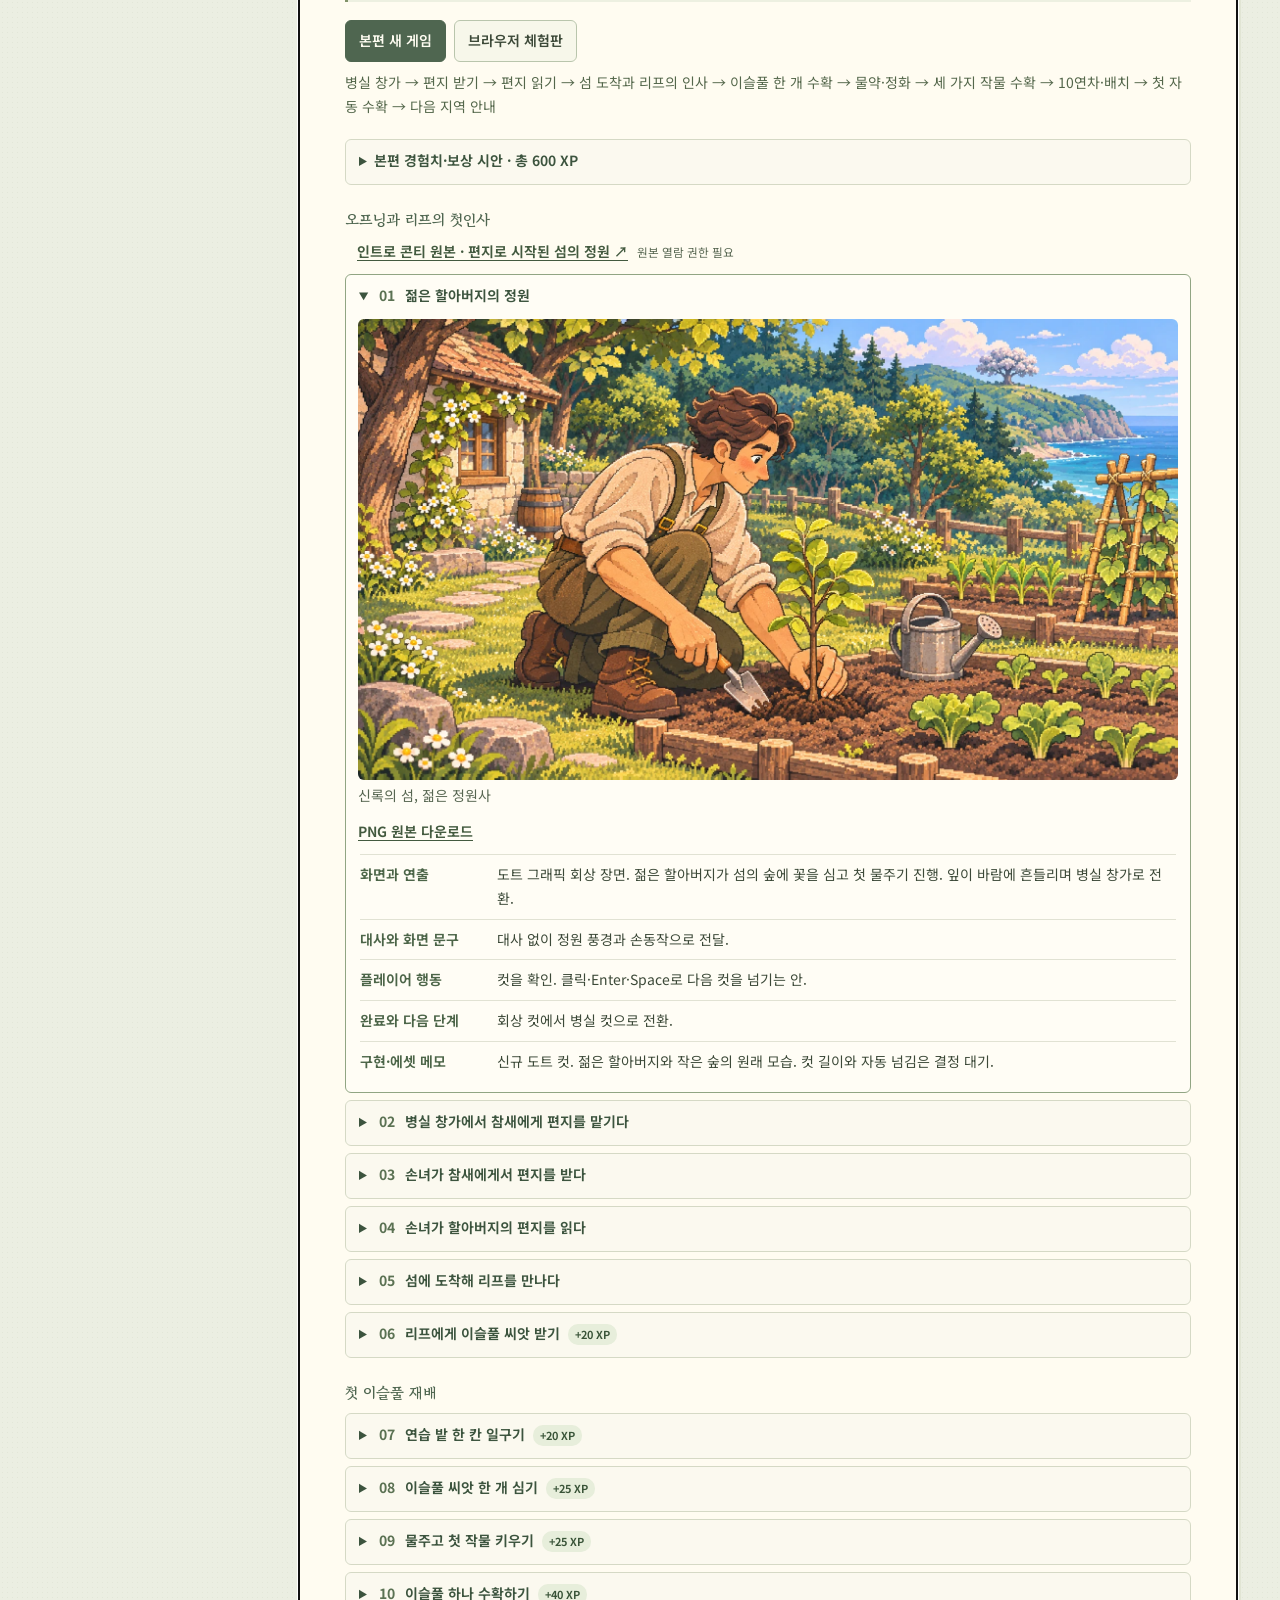
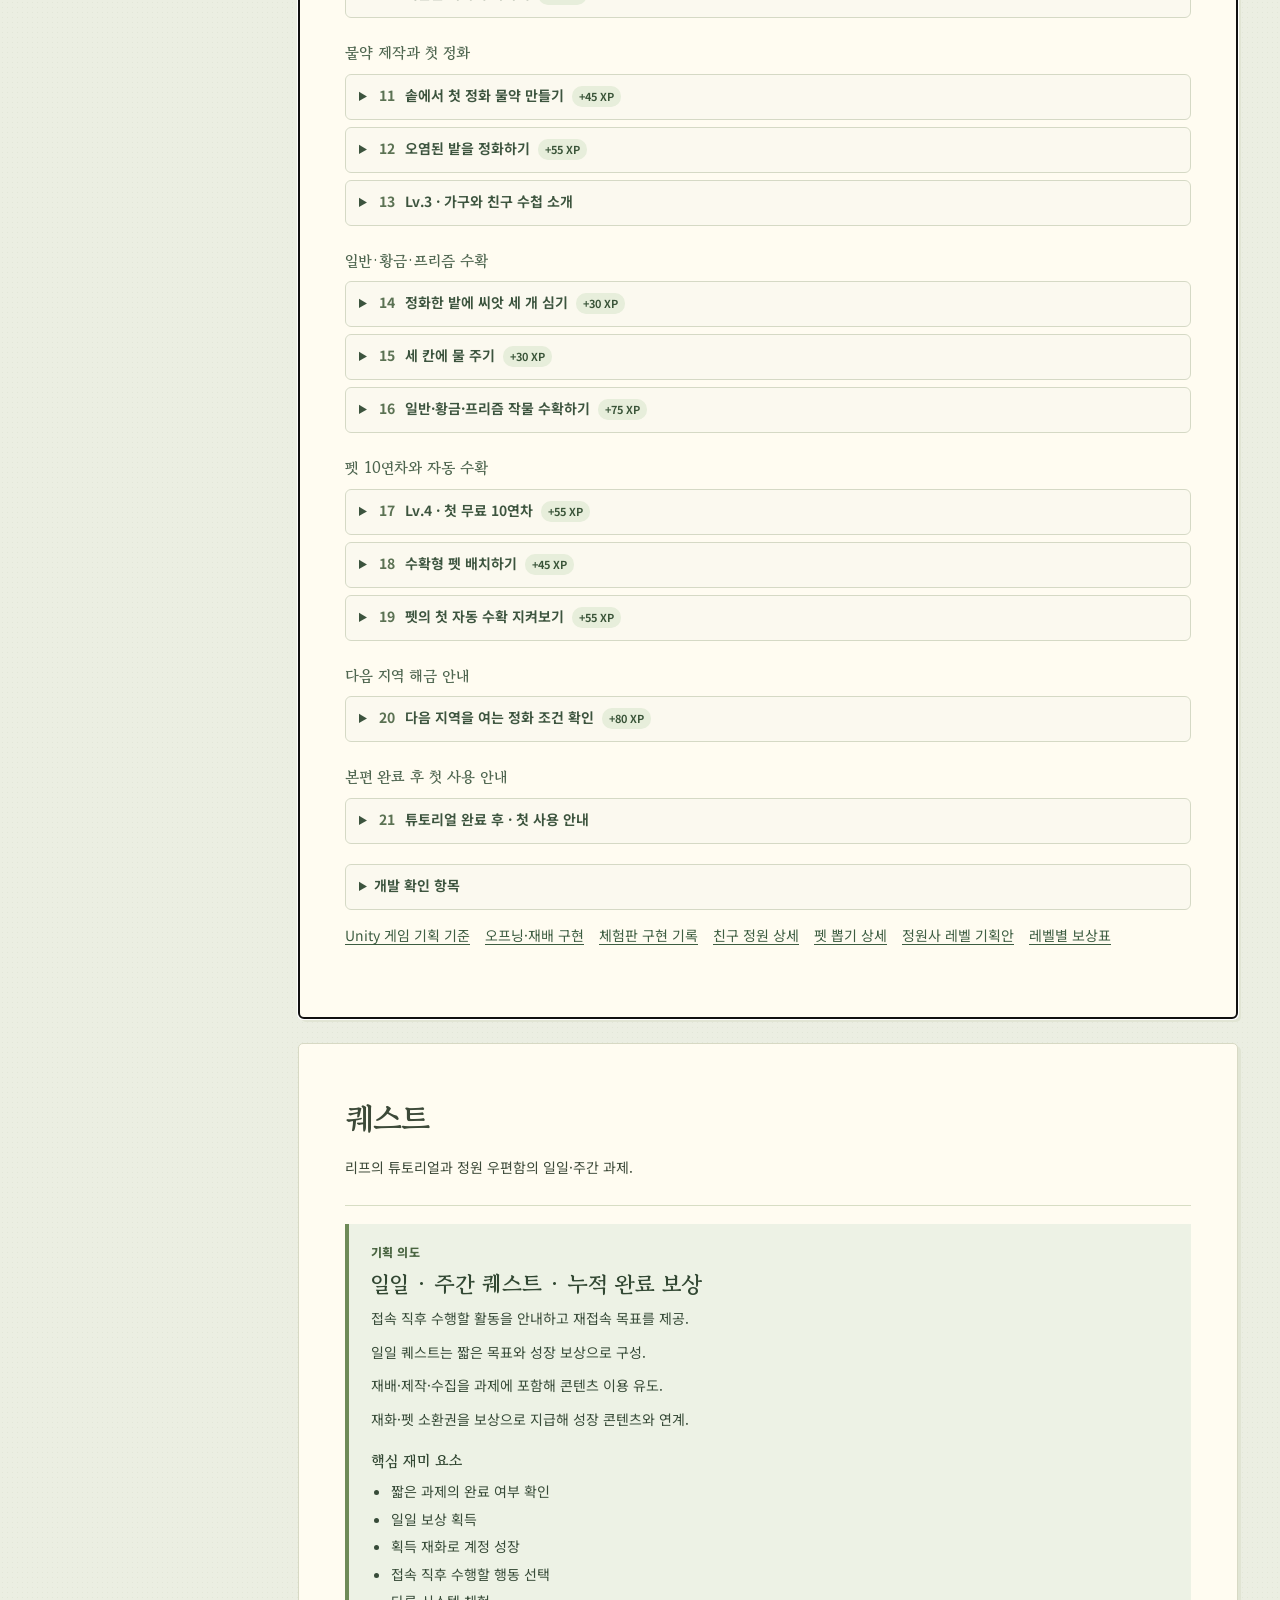
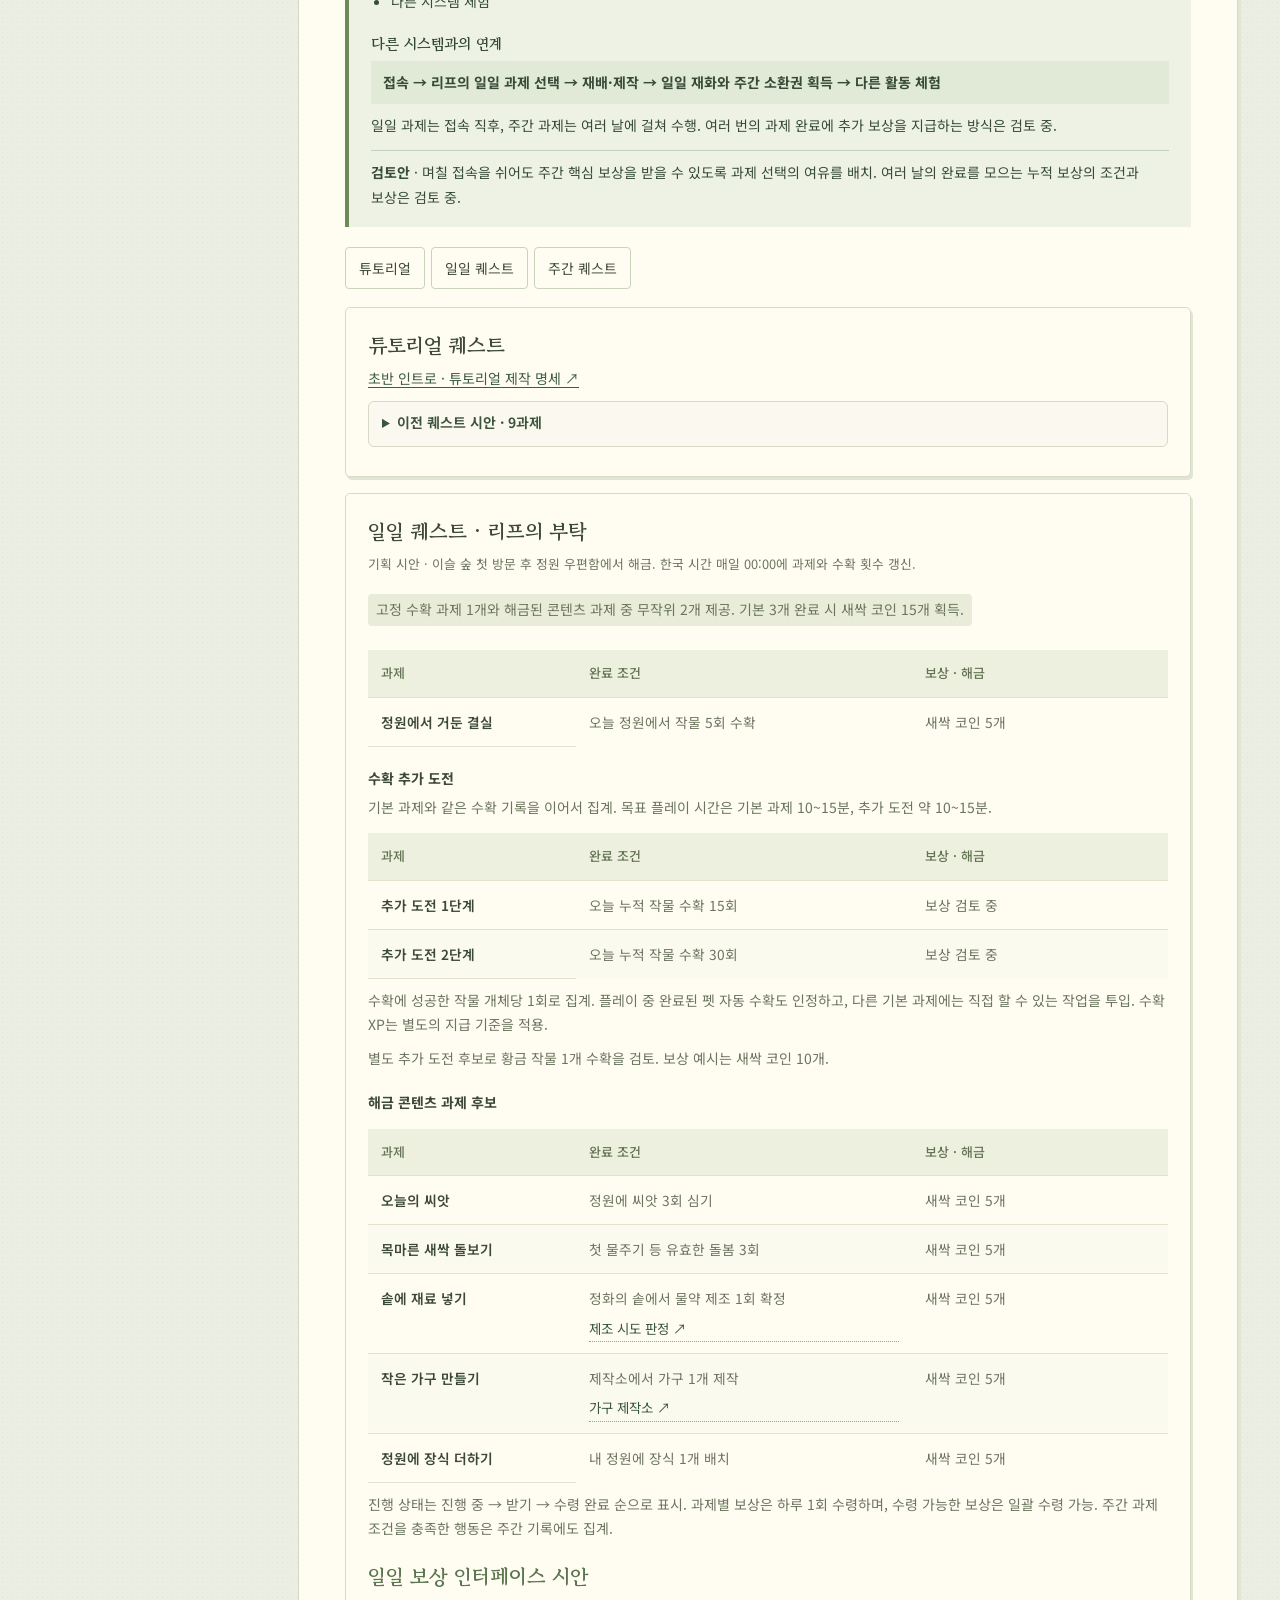
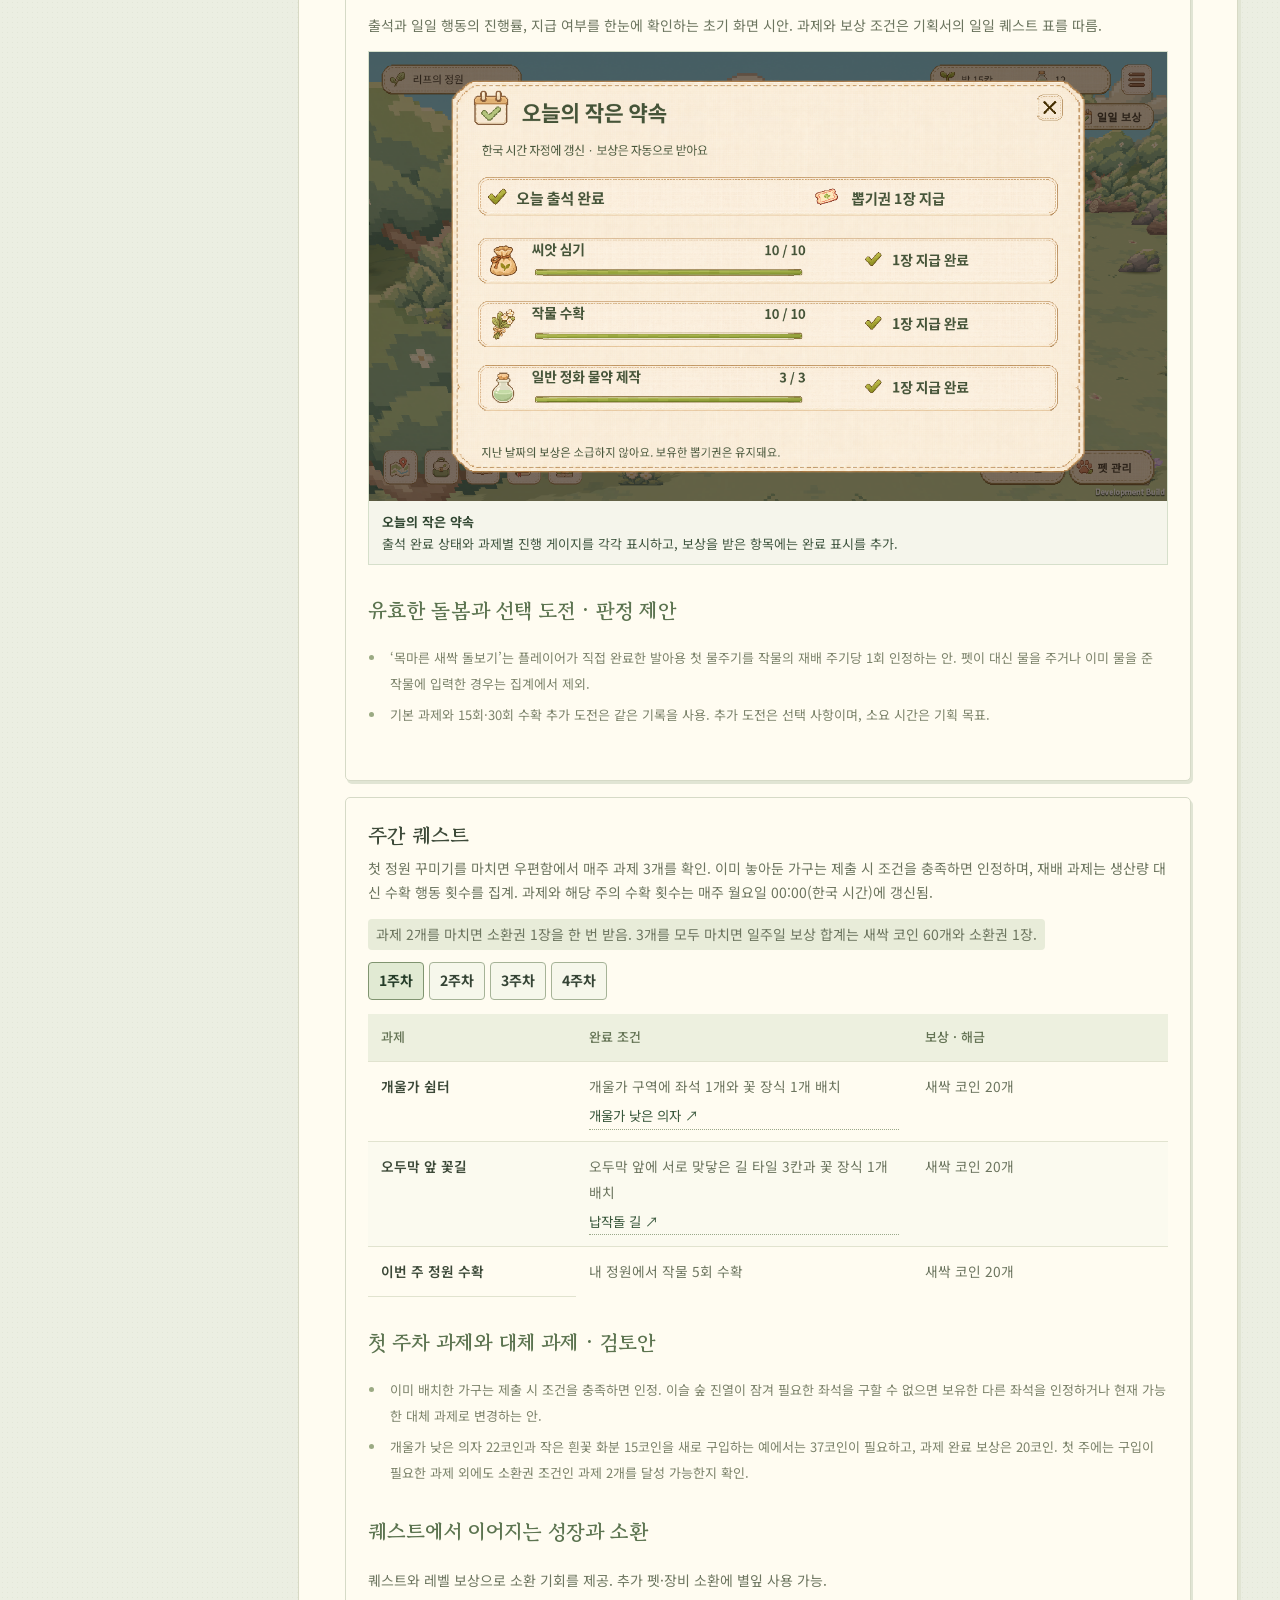
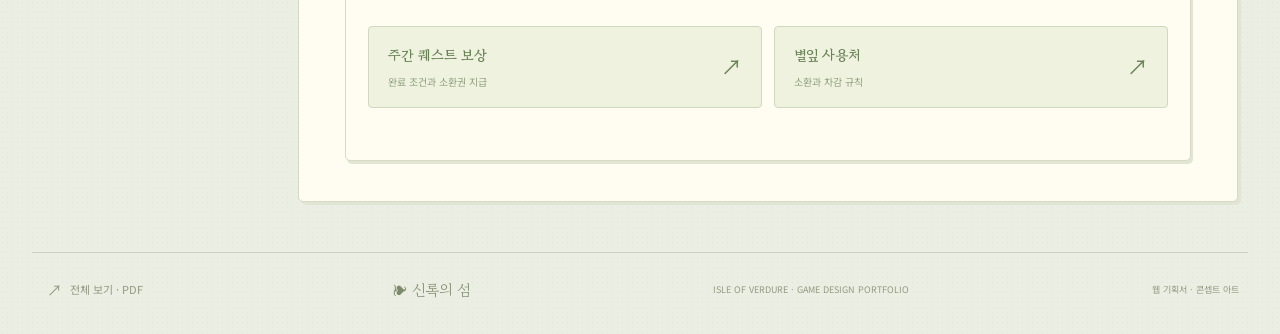
<file: hiring-review-preview.html>
<!doctype html>
<html lang="ko">
<head>
  <meta charset="utf-8">
  <meta name="viewport" content="width=device-width, initial-scale=1">
  <meta name="theme-color" content="#4f6650">
  <meta name="description" content="신록의 섬 게임 기획 포트폴리오. 식물과 동물 친구의 도감, 재배·수집 시스템과 아트 방향을 소개.">
  <meta name="robots" content="noindex">
  <title>채용 검토 반영 시안 · 신록의 섬 — 게임 기획 포트폴리오</title>
  <link rel="icon" href="data:image/svg+xml,%3Csvg xmlns='http://www.w3.org/2000/svg' viewBox='0 0 64 64'%3E%3Crect width='64' height='64' rx='15' fill='%234f6650'/%3E%3Cpath d='M17 45C13 19 37 12 49 14C49 39 32 46 17 45Z' fill='%23e5e8bb'/%3E%3Cpath d='M17 49L40 23' stroke='%234f6650' stroke-width='3'/%3E%3C/svg%3E">
  <style>
@import url('https://fonts.googleapis.com/css2?family=Gowun+Batang:wght@400;700&family=Noto+Sans+KR:wght@400;500;600;700&display=swap');
:root{--ink:#3c4938;--ink-soft:#6c755f;--green:#4f6650;--sage:#a4b290;--cream:#f9f6eb;--paper:#fffcf1;--line:#d8d8c4;--brown:#8a7458;--muted:#8b8b79;--gold:#a78443;--serif:'Gowun Batang','Batang',Georgia,serif;--sans:'Noto Sans KR','Malgun Gothic',sans-serif}
*{box-sizing:border-box}html{scroll-behavior:smooth;scroll-padding-top:25px}body{margin:0;background:#ebeee2;color:var(--ink);font-family:var(--sans);font-size:13px;line-height:1.7;background-image:radial-gradient(#76835f12 .7px,transparent .7px);background-size:5px 5px}button,input,select{font:inherit}button,a,input,select{-webkit-tap-highlight-color:transparent}button,a{touch-action:manipulation}button{cursor:pointer}button:disabled{cursor:default}a{color:inherit;text-decoration:none}button{color:inherit}button:focus-visible,a:focus-visible,input:focus-visible,select:focus-visible{outline:2px solid #82976c;outline-offset:4px}button,input,select{border-radius:0}button{background:none;border:none}input{min-width:0}input::-webkit-search-cancel-button{cursor:pointer}h1,h2,h3,p{margin:0}button{transition:background .18s,color .18s,transform .18s}button:hover{color:#304c35}[hidden]{display:none!important}.skip-link{position:fixed;top:-80px;left:20px;background:var(--paper);padding:15px;z-index:30}.skip-link:focus{top:10px}.site-header{max-width:1392px;margin:auto;padding:23px 44px 20px;display:flex;align-items:center;justify-content:space-between;border-bottom:1px solid #cbd0be}.brand{display:flex;gap:11px;align-items:center;font-family:var(--serif);font-size:22px;font-weight:700;line-height:1.2}.brand small{font-family:Georgia,serif;font-weight:400;font-size:9px;letter-spacing:2px;display:block;padding-top:7px}.brand-mark{font-family:Georgia,serif;font-size:44px;line-height:1;transform:rotate(-23deg);font-weight:400}.header-caption{font:10px Georgia,serif;letter-spacing:2.2px;color:#7b836e}.header-actions{display:flex;align-items:center;gap:24px}.version{font-size:11px;color:var(--ink-soft);display:flex;gap:8px;align-items:center}.version i{width:4px;height:4px;background:#8a9678;border-radius:50%}.icon-button{font-size:15px;display:flex;gap:8px;align-items:center}.icon-button span{font-size:11px}main{max-width:1304px;margin:auto;padding:0 32px}.intro{display:flex;justify-content:space-between;align-items:center;padding:47px 12px 38px;gap:40px}.eyebrow{font:10px Georgia,serif;letter-spacing:1.6px;color:var(--brown);text-transform:uppercase}.intro .eyebrow{display:flex;align-items:center;gap:9px;font-size:9px;letter-spacing:1.7px}.intro .eyebrow>span:first-child{width:5px;height:5px;background:var(--sage)}.slash{color:#b4b6a1;margin:0 3px}h1{font-family:var(--serif);font-size:40px;font-weight:400;letter-spacing:-1.4px;line-height:1.5;margin-top:17px}h1 em{font-style:normal;color:#5d7553}.intro-subtitle{font-size:11px;letter-spacing:.3px;color:var(--ink-soft);margin-top:14px}.intro-note{position:relative;max-width:350px;width:32%;padding:10px 45px 10px 30px;border-left:1px solid #c8cebb;transform:rotate(-2deg)}.note-label{font:italic 15px Georgia,serif;color:#8a9778}.intro-note>p{font:15px/1.9 var(--serif);margin:15px 0 20px;color:#657258}.intro-stats{display:flex;gap:24px;font-size:10px;color:#7b826e;white-space:nowrap}.intro-stats b{font:21px Georgia,serif;color:#4f634a;padding-right:4px}.note-sprig{font:52px Georgia,serif;position:absolute;right:0;bottom:10px;color:#9ca98a;transform:rotate(-25deg)}.main-nav{display:flex;align-items:center;border-top:1px solid #c5cdb8;border-bottom:1px solid #c5cdb8;gap:29px;min-height:61px;position:relative;padding:0 10px}.main-nav>a{font-size:12px;white-space:nowrap;position:relative;align-self:stretch;display:flex;align-items:center;gap:9px;color:#758068}.main-nav>a>span{font:10px Georgia,serif;color:#8b9b7a}.main-nav>a.active{color:#3c563b;font-weight:600}.main-nav>a.active:after{content:'';position:absolute;bottom:-1px;left:0;right:0;height:3px;background:#657b57}.nav-dot{height:5px;width:5px;border-radius:50%;background:#bf9f61;display:inline-block;margin-left:-4px}.global-search{position:relative;flex:1;margin-left:auto;max-width:235px}.search-label{display:flex;align-items:center;gap:8px}.search-label>span{font-size:23px;color:#7d8d70;line-height:1}.search-label input{border:0;background:transparent;font-size:11px;width:100%;padding:6px 0;color:var(--ink)}input::placeholder{color:#919684}kbd{font:10px var(--sans);color:#8e9880;border:1px solid #ccd1bf;border-radius:3px;padding:0 5px;line-height:18px}.search-results{position:absolute;right:0;top:40px;width:340px;background:var(--paper);border:1px solid var(--line);box-shadow:0 12px 30px #2b3c2220;z-index:10;max-height:440px;overflow:auto;padding:10px}.search-result{display:block;padding:11px 12px;border-bottom:1px solid #e8e8d9;font-size:12px}.search-result:hover{background:#edf0e0}.search-result small{display:block;font-size:10px;color:var(--muted);margin-top:3px}.search-group{font-size:10px;letter-spacing:1px;color:#9b8e71;margin:9px 12px}.search-empty{padding:15px;color:var(--ink-soft)}.section-caption{display:flex;align-items:center;justify-content:space-between;margin:27px 12px 16px;color:#8b927d;font-size:10px}.section-caption>p{font:10px Georgia,serif;letter-spacing:1.3px;display:flex;align-items:center;gap:10px}.section-caption>p>span:last-child{font:11px var(--serif);letter-spacing:0;margin-left:2px;color:#727d66}.tiny-leaf{font-size:21px;color:#8a9a7b}.book{display:grid;grid-template-columns:48% 52%;border:9px solid #6e7d5c;border-radius:9px 10px 13px 10px;background:var(--paper);box-shadow:0 6px 0 #475b42,0 8px 0 #c7c6a9,0 17px 35px #39452d1c;position:relative}.book:before{content:'';position:absolute;left:48%;top:0;bottom:0;width:25px;transform:translateX(-50%);background:linear-gradient(90deg,transparent,#9c987a13,#6a67451c 48%,#68624527 50%,#9c987a0a 80%,transparent);z-index:1;pointer-events:none}.book:after{content:'';position:absolute;height:80px;width:24px;background:#a58c62;right:24px;top:-9px;clip-path:polygon(0 0,100% 0,100% 100%,50% 88%,0 100%);z-index:2;box-shadow:2px 2px 3px #665a4430}.book-page{background-color:var(--paper);background-image:radial-gradient(#aa9a7212 .65px,transparent .65px);background-size:4px 4px;padding:30px 31px 18px;position:relative;min-width:0;border-radius:2px}.catalog-page{padding-right:32px;background-color:#f9f7eb}.page-heading{display:flex;justify-content:space-between;align-items:center}.page-heading h2{font:700 23px var(--serif);margin-top:7px;letter-spacing:-.6px}.page-heading .eyebrow{font-size:8px;letter-spacing:2px;color:#92967c}.collection-count{font:italic 10px Georgia,serif;color:#9b9f88;display:flex;flex-direction:column;align-items:center}.collection-count b{font:27px Georgia,serif;color:#667956;line-height:1.3}.catalog-tabs{display:flex;gap:18px;border-bottom:1px solid #dddeca;margin-top:23px}.catalog-tabs button{font-size:11px;padding:0 0 11px;color:#929880;position:relative}.catalog-tabs button span{font:10px Georgia,serif;margin-left:3px}.catalog-tabs button.active{color:#4f6745;font-weight:600}.catalog-tabs button.active:after{content:'';position:absolute;bottom:-1px;left:0;right:0;height:2px;background:#6f845c}.plant-search{display:flex;gap:8px;align-items:center;background:#f1f0e4;border:1px solid #e2e1cf;border-radius:4px;padding:3px 9px;margin-top:16px}.plant-search>span{font-size:23px;color:#8a9879;line-height:1}.plant-search input{border:0;background:transparent;font-size:10px;width:100%;padding:6px 0;color:var(--ink);outline-offset:0}.plant-search button{padding:0 2px;font-size:17px;color:#929b82}.catalog-filters{display:flex;gap:9px;margin:9px 0 15px}.catalog-filters select{min-width:0;flex:1;background:transparent;border:0;border-bottom:1px solid #dfdfcb;font-size:10px;color:#8d947c;padding:3px 0;cursor:pointer}.plant-grid{display:grid;grid-template-columns:repeat(3,minmax(0,1fr));grid-auto-rows:99px;gap:8px}.plant-card{border:1px solid #dedfca;border-radius:5px;background:#fffdf433;position:relative;display:flex;flex-direction:column;align-items:center;justify-content:center;min-width:0;padding:3px 4px 6px;overflow:hidden}.plant-card:hover{background:#edf0dd;border-color:#b6c29e;transform:translateY(-2px)}.plant-card.selected{border:1.5px solid #879b6f;background:#eaf0da;box-shadow:inset 0 0 0 3px #f8fbec}.plant-card.selected:after{content:'';position:absolute;bottom:4px;right:4px;width:4px;height:4px;background:#7e9266}.plant-card .card-number{position:absolute;left:7px;top:5px;font:8px Georgia,serif;color:#aaa98f}.plant-card .rarity-dot{position:absolute;right:7px;top:8px;width:4px;height:4px;background:#8eaa78;transform:rotate(45deg)}.plant-card .rarity-dot.uncommon{background:#8faabd}.plant-card .rarity-dot.rare{background:#ad9db7}.plant-card .rarity-dot.legendary{background:#c3a45d}.specimen{display:block;background-image:url('botanical-specimens.png');background-size:500% 300%;background-position:var(--x) var(--y);background-repeat:no-repeat;aspect-ratio:1/1;image-rendering:pixelated;flex-shrink:0}.plant-card .specimen{width:67px;margin:1px auto 0}.plant-card .plant-name{font:11px var(--serif);margin-top:1px;white-space:nowrap}.plant-card .card-caption{font-size:7px;color:#9b9d84;line-height:1.5}.plant-slot{border:1px dashed #dfdecc;border-radius:4px;display:flex;align-items:center;justify-content:center;color:#c4c7b1;gap:5px;flex-direction:column}.plant-slot span{font:23px Georgia,serif;opacity:.65}.plant-slot small{font:italic 8px Georgia,serif;letter-spacing:.7px}.empty-state{grid-column:1/-1;grid-row:1/7;display:flex;align-items:center;justify-content:center;text-align:center;flex-direction:column;gap:12px;color:#7f8a70}.empty-state>span{font:44px Georgia,serif}.empty-state p{font:17px var(--serif)}.empty-state small{font-size:11px}.empty-state button{background:#e4e9d7;padding:8px 17px;border-radius:3px;font-size:11px}.catalog-bottom{display:flex;justify-content:space-between;align-items:center;margin:17px 0 14px;font-size:9px;color:#9b9e85;gap:6px}.text-button{font-size:10px;color:#667c52;padding:0;text-decoration:underline;text-underline-offset:4px;white-space:nowrap}.page-number{border-top:1px solid #e3e0ce;display:flex;justify-content:space-between;align-items:center;padding-top:12px;font:8px Georgia,serif;letter-spacing:1.4px;color:#a6a387}.detail-page{padding:29px 35px 18px;display:flex;flex-direction:column}.detail-topline{display:flex;align-items:center;justify-content:space-between;margin-right:24px;min-height:22px}.detail-topline .eyebrow{font-size:8px;color:#96947d;letter-spacing:1.3px}.detail-topline>span{font-size:9px;color:#96917d}.specimen-head{display:grid;grid-template-columns:1fr 175px;align-items:center;min-height:155px;padding-top:12px;gap:10px}.specimen-id{font:9px Georgia,serif;letter-spacing:1.5px;color:#9b967c;margin-bottom:7px}.specimen-head h2{font:700 32px var(--serif);line-height:1.4;letter-spacing:-1px}.specimen-head .specimen{width:170px;filter:drop-shadow(0 8px 4px #6d76440d);position:relative}.specimen-head .hero-illustration{position:relative}.hero-illustration:before{content:'';width:140px;height:140px;border:1px solid #daddc433;border-radius:50%;position:absolute;top:15px;left:15px;background:radial-gradient(ellipse,#e2e8cf80,transparent 70%)}.art-label{font:italic 8px Georgia,serif;letter-spacing:.4px;position:absolute;right:1px;bottom:6px;color:#a9a389}.species-tags{display:flex;gap:6px;flex-wrap:wrap;margin-top:12px}.badge{font-size:9px;line-height:1.7;padding:2px 7px;border-radius:3px;border:1px solid #d7ddc6;background:#eef1e3;color:#758466}.badge.uncommon{background:#e9f0f2;border-color:#d3e1e4;color:#6c919d}.badge.rare{background:#f1ecf4;border-color:#dfd4e7;color:#9a82aa}.badge.legendary{background:#f6efdb;border-color:#e5d6b2;color:#ae8c40}.badge.neutral{background:#f5f3e7;border-color:#e1decb;color:#928d73}.specimen-description{color:#868a71;font-size:10px;padding:9px 0 16px;border-bottom:1px solid #dcdcc6;min-height:42px}.detail-facts{display:grid;grid-template-columns:repeat(3,1fr);padding:15px 0;gap:0;border-bottom:1px solid #dedeca}.detail-facts>div{padding:0 12px;border-right:1px solid #e0dfcb}.detail-facts>div:first-child{padding-left:0}.detail-facts>div:last-child{border:0}.detail-facts dt{font-size:9px;color:#95967c}.detail-facts dd{margin:4px 0 0;font:18px Georgia,var(--serif);color:#687a51}.detail-facts dd small{font:9px var(--sans);color:#92967d;margin-left:4px}.growth-preview{margin-top:16px}.small-heading{display:flex;align-items:center;justify-content:space-between}.small-heading h3{font:700 13px var(--serif)}.small-heading>span{font-size:8px;color:#a19d82}.stage-track{display:grid;grid-template-columns:repeat(4,1fr);margin-top:9px;gap:3px;position:relative}.stage-track:before{content:'';position:absolute;left:10%;right:10%;top:33px;border-top:1px dashed #d4d9bd}.stage-button{display:flex;align-items:center;flex-direction:column;gap:2px;padding:5px 0;border-radius:4px;position:relative;font-size:9px;color:#96997e}.stage-button.active{background:#e9edda;color:#637b4f}.stage-image{width:48px;height:49px;display:flex;align-items:flex-end;justify-content:center;position:relative}.stage-image .specimen{width:49px;transform-origin:center bottom;filter:saturate(.8)}.stage-button[data-stage='2'] .specimen{transform:scale(.58);filter:saturate(.6)}.stage-button[data-stage='3'] .specimen{transform:scale(1);filter:saturate(1)}.seed-art{display:flex;align-items:flex-end;justify-content:center;width:40px;height:40px;border-bottom:3px solid #aa9272;padding-bottom:1px}.seed-art svg{height:30px;width:30px}.stage-button small{font:7px Georgia,var(--serif);color:#a6a18a}.stage-description{font-size:9px;color:#888f75;padding:9px 10px;background:#f2f2e5;border-left:2px solid #bdc9a3;min-height:39px;margin-top:8px;line-height:1.7}.stage-description b{color:#697f54;font-weight:500}.detail-tabs{display:flex;gap:22px;border-bottom:1px solid #dadcc3;margin-top:21px}.detail-tabs button{font-size:11px;color:#9b9b80;padding:0 0 9px;position:relative}.detail-tabs button.active{color:#667e51}.detail-tabs button.active:after{content:'';height:2px;position:absolute;bottom:-1px;left:0;right:0;background:#81956b}.detail-tab-panel{padding:6px 0 0;min-height:237px}.info-row{display:grid;grid-template-columns:93px 1fr;gap:8px;padding:9px 0;border-bottom:1px dashed #e4e1cc;font-size:10px;align-items:start}.info-row>dt{color:#919378;display:flex;align-items:center;gap:6px}.info-row>dt .info-icon{color:#a1ad88;font:13px Georgia,serif;width:14px;text-align:center}.info-row>dd{margin:0;color:#687256;line-height:1.8}.inline-pending{color:#a89573;font-size:9px;display:inline-block;border-bottom:1px dotted #c6b99b}.pending-note{font-size:9px;color:#a29b80;line-height:1.7;margin:9px 0}.grandpa-memo{margin-top:15px;background:#eeeeda;border:1px solid #e1e2c7;border-radius:3px;padding:12px 14px;position:relative}.grandpa-memo:before{content:'';position:absolute;top:-5px;left:45%;height:10px;width:36px;background:#e2dfc5b0;transform:rotate(-4deg)}.grandpa-memo h3{font:11px var(--serif);color:#7c8666;display:flex;gap:6px;align-items:center}.grandpa-memo p{font:11px/1.8 var(--serif);color:#9a9d82;margin-top:6px}.detail-navigation{display:flex;justify-content:space-between;align-items:center;gap:8px;margin-top:auto;padding:18px 0 13px;font-size:9px;color:#9b9d81}.detail-navigation button{font-size:10px;padding:3px 0}.detail-navigation button:disabled{opacity:.3}.detail-navigation>span{font:9px Georgia,serif;color:#9b9b80;letter-spacing:1px}.book-under{display:flex;justify-content:space-between;align-items:center;gap:15px;font-size:9px;color:#8d957d;margin:20px 11px 30px}.reading-paths{display:grid;grid-template-columns:repeat(3,1fr);gap:28px;margin:38px 10px 40px}.reading-paths>a{display:flex;align-items:center;gap:13px;padding:21px 0;border-top:1px solid #c5cdb6;border-bottom:1px solid #c5cdb6;transition:transform .2s}.reading-paths>a:hover{transform:translateY(-3px)}.path-icon{font:31px Georgia,serif;color:#8c9b77;min-width:32px}.reading-paths small{font:7px Georgia,serif;letter-spacing:1.2px;color:#9b9b81}.reading-paths h3{font:14px var(--serif);margin:4px 0 6px}.reading-paths p{font-size:9px;color:#949983}.reading-paths>a>span:last-child{margin-left:auto;font-size:17px;color:#8e9b7d}footer{display:flex;align-items:center;justify-content:space-between;border-top:1px solid #cbd1bf;padding:23px 9px 30px;gap:16px;font-size:9px;color:#939a83}.footer-brand{font:15px var(--serif);color:#7b8a6b}footer i{font-style:normal;margin:0 5px;color:#aeb59e}.overview-panel{background:var(--paper);border:1px solid var(--line);padding:25px;margin:25px 0;border-radius:5px}.panel-heading{display:flex;justify-content:space-between;align-items:center;margin-bottom:18px}.panel-heading h2{font:20px var(--serif)}.table-scroll{overflow-x:auto;max-width:100%;margin:14px 0 10px;scrollbar-color:#bcc4a6 #f4f3e7;scrollbar-width:thin}table{border-collapse:collapse;width:100%;text-align:left;font-size:11px;line-height:1.9}th{font-weight:500;color:#647354;background:#edf0df;white-space:nowrap;font-size:10px}th,td{padding:11px 13px;border-bottom:1px solid #e1e3cf;vertical-align:top}td{color:#777e68}tr:last-child td{border-bottom:0}td:first-child{color:#4f6448;font-weight:500}tbody tr:nth-child(even){background:#f6f6ea70}tbody a{border-bottom:1px dotted #9aa889}tbody tr:hover{background:#eff1e2}.table-scroll .badge{white-space:nowrap}.document-layout{display:grid;grid-template-columns:220px minmax(0,1fr);gap:36px;margin:35px 10px 50px;align-items:start}.document-sidebar{position:sticky;top:25px;padding:12px 0}.document-sidebar>.eyebrow{font-size:8px;color:#8c977b}.document-sidebar>h2{font:21px var(--serif);margin:8px 0 20px}.document-sidebar nav{display:flex;flex-direction:column;border-left:1px solid #cad1bb}.document-sidebar nav>a{display:flex;gap:9px;padding:9px 13px;color:#8e977e;font-size:10px;position:relative}.document-sidebar nav>a>span{font:9px Georgia,serif;padding-top:4px;color:#a3aa92}.document-sidebar nav>a.active{background:#e0e7d2;color:#4a6542}.document-sidebar nav>a.active:before{content:'';height:100%;width:3px;position:absolute;left:-2px;top:0;background:#84996d}.document-sidebar nav>a:hover{color:#4a6542;background:#e6ebda}.sidebar-note{display:flex;gap:10px;padding:18px 10px;color:#8f977e;font-size:10px;margin-top:17px;border-top:1px solid #cbd2bd}.sidebar-note>span{font-size:24px;color:#9aa788}.sidebar-note b{color:#818c6f;font-weight:400}.sidebar-note small{color:#a2a88f;font-size:9px}.document-paper{background:var(--paper);border:1px solid #d7d9c4;border-radius:5px;box-shadow:3px 3px 0 #e1e5d4;padding:40px 46px;min-width:0;min-height:600px;background-image:radial-gradient(#aa9a720c .65px,transparent .65px);background-size:4px 4px}.chapter-header{border-bottom:1px solid #d7ddc4;padding-bottom:25px;margin-bottom:26px}.chapter-kicker{display:flex;gap:10px;align-items:center;font:9px Georgia,serif;letter-spacing:1.4px;color:#9b9c81}.chapter-kicker .chapter-number{font:22px Georgia,serif;color:#95a27e}.chapter-header h2{font:700 29px var(--serif);letter-spacing:-.8px;margin:10px 0 13px;line-height:1.5}.chapter-header>p{color:#90957c;font:13px/1.8 var(--serif)}.chapter-meta{font-size:9px;color:#a29f85;display:flex;gap:12px;margin-top:16px}.doc-block{margin:24px 0}.doc-block>h3{font:700 16px var(--serif);margin-bottom:13px;color:#5c7450}.doc-paragraph{font-size:12px;line-height:2.05;color:#7c836b;margin:16px 0}.doc-list{padding-left:18px;margin:10px 0;color:#7c836b;font-size:12px;line-height:2.1}.doc-list li{padding-left:4px;margin-bottom:5px}.doc-list li::marker{color:#9baa83}.doc-note{padding:18px 21px;border-left:3px solid #a2b786;background:#edf1df;margin:24px 0}.doc-note h3{font:700 13px var(--serif);margin-bottom:7px;color:#687e54}.doc-note p{font-size:11px;line-height:1.95;color:#81906e}.doc-note.gold{background:#f4efdf;border-color:#c9b37d}.doc-note.gold h3{color:#9a814d}.doc-note.gold p{color:#9d906e}.flow-grid{display:grid;grid-template-columns:repeat(2,minmax(0,1fr));gap:8px}.flow-step{padding:12px 13px;background:#f1f3e7;border:1px solid #e2e6d1;border-radius:3px;color:#7b8769;font-size:11px;display:flex;align-items:center;gap:12px}.flow-step span{font:12px Georgia,serif;color:#a1ad8b}.roadmap{display:flex;flex-direction:column;gap:18px}.roadmap-phase{border:1px solid #dce1c9;padding:23px;background:#f8f9ee}.roadmap-phase>span{font:10px Georgia,var(--serif);color:#9aab80;letter-spacing:2px}.roadmap-phase>h3{font:700 20px var(--serif);margin:8px 0 16px}.roadmap-phase .doc-list{font-size:11px;margin:0}.chapter-pagination{display:flex;justify-content:space-between;gap:15px;border-top:1px solid #dce0ca;padding-top:22px;margin-top:36px;font-size:10px;color:#8b9778}.chapter-pagination a{display:flex;gap:8px;align-items:center}.chapter-pagination a:hover{color:#465f3c}.chapter-end{font:8px Georgia,serif;text-align:center;letter-spacing:1.5px;color:#b1af92;margin-top:25px}.print-document{display:none}#toast{position:fixed;left:50%;bottom:30px;transform:translateX(-50%);background:#4f6649;color:#f5f5e5;border-radius:5px;padding:12px 24px;box-shadow:0 5px 20px #34442a25;font-size:12px;z-index:30}
.document-sidebar nav>a{font-size:11px}.doc-paragraph{font-size:14px}.doc-list{font-size:13px}.doc-block table{font-size:12px}.doc-block th{font-size:11px}.doc-note p{font-size:12px}.info-row{font-size:11px}.specimen-description{font-size:11px}
@media(min-width:1400px){.intro{padding-top:51px;padding-bottom:43px}.plant-grid{grid-auto-rows:108px}.plant-card .specimen{width:74px}.detail-tab-panel{min-height:278px}.specimen-head{min-height:170px}.specimen-head .specimen{width:180px}.specimen-head{grid-template-columns:1fr 180px}}
@media(max-width:1100px){.site-header{padding:20px 28px}.header-caption{display:none}.main-nav{gap:19px}.main-nav>a{font-size:11px}.main-nav>a>span{display:none}.global-search{max-width:190px}.book-page{padding-left:23px;padding-right:23px}.detail-page{padding-left:28px;padding-right:26px}.specimen-head{grid-template-columns:1fr 140px}.specimen-head .specimen{width:140px}.specimen-head h2{font-size:29px}.hero-illustration:before{width:110px;height:110px}.info-row{grid-template-columns:80px 1fr}.detail-tabs{gap:17px}.plant-grid{grid-auto-rows:94px}.plant-card .specimen{width:60px}.catalog-bottom{font-size:8px}.catalog-bottom button{font-size:9px}.detail-navigation{padding-top:12px}.reading-paths{gap:20px}.reading-paths>a{gap:8px}.reading-paths h3{font-size:12px}.reading-paths p{font-size:8px}.path-icon{font-size:26px;min-width:25px}.document-layout{grid-template-columns:190px minmax(0,1fr);gap:22px}.document-paper{padding:32px}.document-sidebar nav>a{font-size:9px}}
@media(max-width:860px){main{padding:0 20px}.intro{padding:32px 7px}.intro h1{font-size:34px}.intro-note{width:36%;padding-left:20px;padding-right:0}.intro-note p{font-size:12px}.intro-stats{gap:13px}.note-sprig{display:none}.main-nav{flex-wrap:wrap;gap:0;justify-content:space-between;padding:0 5px}.main-nav>a{padding:18px 0;align-self:auto}.global-search{max-width:100%;flex-basis:100%;border-top:1px solid #d3d8c6}.search-label{padding:5px 0}.search-results{width:100%;top:40px}.book{grid-template-columns:45% 55%;border-width:7px}.book:before{left:45%}.book-page{padding-left:17px;padding-right:17px}.detail-page{padding-left:24px;padding-right:21px}.page-heading h2{font-size:19px}.collection-count b{font-size:23px}.catalog-tabs{gap:11px}.catalog-tabs button{font-size:9px}.plant-grid{gap:5px;grid-auto-rows:88px}.plant-card .specimen{width:53px}.plant-card .plant-name{font-size:9px}.plant-card .card-number{font-size:6px;left:5px}.plant-card .card-caption{font-size:6px}.plant-search input{font-size:9px}.catalog-filters{gap:5px}.catalog-filters select{font-size:8px}.catalog-bottom{flex-wrap:wrap;gap:9px}.detail-topline .eyebrow{font-size:7px}.detail-topline>span{font-size:8px}.specimen-head{grid-template-columns:1fr 105px;min-height:133px}.specimen-head .specimen{width:110px}.specimen-head h2{font-size:26px}.hero-illustration:before{width:90px;height:90px}.specimen-description{font-size:9px}.species-tags{gap:3px}.badge{font-size:8px;padding:2px 5px}.detail-facts>div{padding:0 8px}.detail-facts dt{font-size:8px}.detail-facts dd{font-size:16px}.detail-facts dd small{font-size:8px}.small-heading>span{font-size:7px}.stage-button{font-size:8px}.stage-image{width:41px;height:44px}.stage-image .specimen{width:43px}.stage-button small{font-size:6px}.stage-track:before{top:28px}.detail-tabs{gap:18px}.detail-tabs button{font-size:10px}.info-row{font-size:9px;grid-template-columns:74px 1fr;padding:8px 0}.pending-note{font-size:8px}.grandpa-memo{margin-top:12px;padding:11px}.grandpa-memo p{font-size:10px}.detail-tab-panel{min-height:215px}.book-under{font-size:8px}.reading-paths{gap:13px}.reading-paths>a{align-items:start}.reading-paths small{font-size:6px}.reading-paths h3{font-size:11px}.reading-paths p{font-size:7px}.path-icon{display:none}footer{flex-wrap:wrap}.document-layout{grid-template-columns:160px minmax(0,1fr);gap:16px;margin-left:0;margin-right:0}.document-sidebar nav>a{font-size:8px;padding:8px}.document-sidebar h2{font-size:19px}.document-paper{padding:28px 24px}.chapter-header h2{font-size:25px}.doc-block table{font-size:10px}.doc-block th,.doc-block td{padding:9px}.doc-paragraph,.doc-list{font-size:11px}.chapter-pagination{font-size:9px}}
@media(max-width:650px){.site-header{padding:17px 22px}.brand{font-size:19px;gap:7px}.brand-mark{font-size:36px}.brand small{font-size:7px}.header-actions{gap:15px}.version{font-size:9px;gap:6px}.icon-button span{display:none}.icon-button{font-size:21px}main{padding:0 16px}.intro{padding:28px 4px 25px;gap:20px;align-items:flex-start}.intro .eyebrow{font-size:7px;letter-spacing:.8px}.intro h1{font-size:29px;letter-spacing:-1px;margin-top:14px}.intro-subtitle{font-size:9px;margin-top:12px}.intro-note{display:none}.main-nav>a{font-size:10px;padding:16px 0}.main-nav{gap:0}.section-caption{margin:22px 2px 14px}.section-caption>p{font-size:8px;gap:5px}.section-caption>p>span:last-child{font-size:10px}.section-caption>span{display:none}.book{display:flex;flex-direction:column;border:6px solid #718261;box-shadow:0 4px 0 #4f6449,0 5px 0 #c7c6a9,0 12px 25px #39452d15}.book:before{display:none}.book:after{width:20px;right:18px;height:66px;top:-6px}.catalog-page{padding:25px 20px 14px}.page-heading{padding-right:25px}.page-heading h2{font-size:24px}.page-heading .eyebrow{font-size:8px}.collection-count b{font-size:26px}.catalog-tabs{gap:24px;margin-top:20px}.catalog-tabs button{font-size:11px}.plant-search{margin-top:16px}.plant-search input{font-size:11px}.catalog-filters{gap:12px;margin-bottom:16px}.catalog-filters select{font-size:10px}.plant-grid{gap:7px;grid-auto-rows:100px}.plant-card .specimen{width:65px}.plant-card .plant-name{font-size:11px}.plant-card .card-number{font-size:8px;left:7px}.plant-card .card-caption{font-size:7px}.catalog-bottom{font-size:9px;flex-wrap:nowrap;margin-top:17px}.catalog-bottom button{font-size:10px}.detail-page{padding:27px 23px 18px;border-top:2px solid #d2d1b4;border-radius:0 0 3px 3px;box-shadow:inset 0 7px 12px #77744a08}.detail-topline{margin-right:0}.detail-topline .eyebrow{font-size:8px}.detail-topline>span{font-size:9px}.specimen-head{grid-template-columns:1fr 145px;min-height:168px}.specimen-head .specimen{width:150px}.specimen-head h2{font-size:30px}.species-tags{gap:5px}.badge{font-size:9px}.hero-illustration:before{width:120px;height:120px}.specimen-description{font-size:10px}.detail-facts{padding:16px 0}.detail-facts dt{font-size:9px}.detail-facts dd{font-size:19px}.detail-facts dd small{font-size:9px}.small-heading h3{font-size:14px}.small-heading>span{font-size:8px}.stage-track{margin-top:13px}.stage-image{width:50px;height:54px}.stage-image .specimen{width:53px}.stage-button{font-size:9px}.stage-button small{font-size:7px}.stage-track:before{top:36px}.stage-description{font-size:10px;min-height:50px}.detail-tabs{margin-top:24px;gap:26px}.detail-tabs button{font-size:12px}.info-row{font-size:11px;grid-template-columns:88px 1fr;padding:10px 0}.pending-note{font-size:9px}.detail-tab-panel{min-height:230px}.grandpa-memo{padding:15px;margin-top:16px}.grandpa-memo h3{font-size:12px}.grandpa-memo p{font-size:11px}.detail-navigation{padding:21px 0 16px;font-size:10px}.detail-navigation button{font-size:11px}.page-number{font-size:8px}.book-under{display:block;font-size:8px;margin:19px 5px 20px}.book-under span{display:block;line-height:2}.reading-paths{grid-template-columns:1fr;gap:0;margin:23px 5px 30px}.reading-paths>a{padding:18px 4px;align-items:center}.reading-paths>a+a{border-top:0}.path-icon{display:block;font-size:29px;min-width:32px}.reading-paths>a{gap:15px}.reading-paths small{font-size:7px}.reading-paths h3{font-size:14px}.reading-paths p{font-size:10px}footer{padding:20px 5px 25px;gap:10px}footer>p{font-size:8px}footer>span{width:100%;font-size:8px}.document-layout{display:flex;flex-direction:column;margin:24px 0 30px;gap:20px}.document-sidebar{position:static;padding:0;width:100%}.document-sidebar>.eyebrow,.document-sidebar>h2,.sidebar-note{display:none}.document-sidebar nav{display:flex;flex-direction:row;gap:6px;border:0;overflow:auto;padding:0 0 10px;scrollbar-width:thin}.document-sidebar nav>a{font-size:10px;padding:8px 12px;background:#e5ebd8;white-space:nowrap;border-radius:3px}.document-sidebar nav>a>span{font-size:9px}.document-sidebar nav>a.active{background:#718762;color:#fffef2}.document-sidebar nav>a.active span{color:#e1e9ce}.document-sidebar nav>a.active:before{display:none}.document-paper{width:100%;padding:25px 21px}.chapter-header h2{font-size:24px;margin:12px 0}.chapter-header>p{font-size:12px}.chapter-header{padding-bottom:22px}.doc-paragraph{font-size:12px;line-height:2}.doc-block>h3{font-size:15px}.doc-list{font-size:11px}.doc-block table{min-width:360px;font-size:10px}.doc-block th,.doc-block td{padding:10px}.doc-note{padding:15px 17px}.doc-note h3{font-size:12px}.doc-note p{font-size:11px}.flow-grid{grid-template-columns:1fr}.flow-step{font-size:11px}.roadmap-phase{padding:19px}.chapter-pagination{font-size:9px;flex-wrap:wrap}.overview-panel{padding:19px 15px}.panel-heading h2{font-size:17px}.overview-panel table{min-width:680px}.search-results{max-height:330px}#toast{width:max-content;max-width:90%;font-size:11px;text-align:center}}
.catalog-summary{display:flex;align-items:center;justify-content:space-between;gap:10px;border-bottom:1px solid #dddeca;padding:15px 0 11px;margin-top:8px;color:#7c8b69;font-size:11px}.catalog-summary b{font-weight:500;color:#536f44;margin-left:7px}.catalog-summary small{font-size:9px;color:#9ba287}.document-sidebar{max-height:calc(100vh - 40px);overflow-y:auto;scrollbar-width:thin;scrollbar-color:#bdc8a7 transparent}@media(max-width:650px){.document-sidebar{max-height:none;overflow:visible}.catalog-summary small{font-size:8px}}
.source-tag{display:inline-block;padding:2px 7px;border:1px solid #cdd7bd;background:#eef2e3;font:9px/1.8 var(--sans);color:#71825d;white-space:nowrap;border-radius:3px;flex-shrink:0}.source-tag.proposal{background:#f1eddf;border-color:#dfd5b9;color:#988352}.source-tag.pending{background:#f5ede2;border-color:#e4d6bf;color:#a08a63}.block-heading{display:flex;align-items:center;justify-content:space-between;gap:12px;margin-bottom:13px;flex-wrap:wrap}.block-heading h3{font:700 16px/1.65 var(--serif);color:#5c7450}.requirement-card{border:1px solid #d4dcc4;border-radius:4px;background:#f9faee;margin:25px 0}.requirement-card>summary{list-style:none;display:flex;align-items:center;gap:10px;padding:15px 18px;background:#edf1df;cursor:pointer}.requirement-card>summary::-webkit-details-marker{display:none}.requirement-card>summary:after{content:'−';font-size:16px;color:#82976b;margin-left:auto}.requirement-card:not([open])>summary:after{content:'+'}.requirement-id{font:11px Georgia,serif;color:#85986c;white-space:nowrap}.requirement-card>summary h3{font:700 15px/1.7 var(--serif);color:#526b44}.requirement-card>summary .source-tag{font-size:8px}.requirement-card>dl{margin:0;padding:4px 20px 9px}.requirement-card>dl>div{display:grid;grid-template-columns:90px minmax(0,1fr);gap:15px;border-bottom:1px dashed #dce1cd;padding:13px 0}.requirement-card>dl>div:last-child{border-bottom:0}.requirement-card dt{font-size:11px;color:#718061;font-weight:500}.requirement-card dd{font-size:12px;line-height:2;margin:0;color:#6d785f;overflow-wrap:anywhere}.species-spec{border:1px solid #cfd6be;background:#f9f8eb;padding:28px 32px;margin:28px 0 35px;border-radius:5px}.spec-section-heading{display:flex;align-items:center;justify-content:space-between;gap:20px}.spec-section-heading .eyebrow{font-size:8px;color:#92a07e}.spec-section-heading h2{font:700 23px/1.5 var(--serif);margin-top:8px}.spec-basis{font-size:11px;line-height:1.9;color:#8c947b;margin:15px 0 22px;max-width:850px}.plant-brief{border:1px solid #dce0cb;border-radius:4px;margin:21px 0;background:#fffdf2}.plant-brief>header{display:flex;align-items:center;gap:11px;border-bottom:1px solid #e0e3d0;padding:14px 18px;background:#f0f3e3}.plant-brief>header>span:first-child{font:11px Georgia,serif;color:#889a70}.plant-brief>header h3{font:700 17px var(--serif)}.plant-brief>header .source-tag{margin-left:auto}.plant-brief>dl{padding:4px 19px 10px;margin:0}.plant-brief>dl>div{display:grid;grid-template-columns:105px minmax(0,1fr);gap:12px;padding:13px 0;border-bottom:1px dashed #e0e3d0}.plant-brief>dl>div:last-child{border:0}.plant-brief dt{font-size:11px;color:#80906d;font-weight:500}.plant-brief dd{font-size:12px;line-height:1.95;color:#737e64;margin:0;overflow-wrap:anywhere}.species-spec .plant-brief{margin-bottom:0}.species-spec .plant-brief>dl{display:grid;grid-template-columns:1fr 1fr;column-gap:28px}.species-spec .plant-brief>dl>div{display:block}.species-spec .plant-brief>dl>div:last-child{grid-column:1/-1}.species-spec .plant-brief dt{margin-bottom:5px}.detail-facts dd.fact-text{font:14px/1.7 var(--serif);margin-top:4px}.specimen-description a{float:right;color:#7e9368;font-size:9px;text-decoration:underline;text-underline-offset:3px}.chapter-meta{flex-wrap:wrap}.chapter-header>p{color:#7a8768}.doc-block td{overflow-wrap:anywhere}.doc-note p{color:#748561}@media(max-width:860px){.requirement-card>summary{padding:13px;gap:7px;flex-wrap:wrap}.requirement-card>summary h3{font-size:13px}.requirement-card>dl{padding:3px 14px 8px}.requirement-card>dl>div{grid-template-columns:70px minmax(0,1fr);gap:10px}.requirement-card dd{font-size:11px}.block-heading h3{font-size:15px}.source-tag{font-size:8px}.species-spec{padding:25px}.plant-brief>dl>div{grid-template-columns:85px minmax(0,1fr)}}@media(max-width:650px){.species-spec{padding:22px 18px}.spec-section-heading{display:block}.spec-section-heading h2{font-size:21px}.spec-section-heading>a{display:inline-block;margin-top:12px}.spec-basis{font-size:10px}.species-spec .plant-brief>dl{display:block}.plant-brief>header{padding:13px;gap:9px;flex-wrap:wrap}.plant-brief>header h3{font-size:16px}.plant-brief>dl{padding:3px 14px 8px}.plant-brief>dl>div{display:block;padding:12px 0}.plant-brief dt{margin-bottom:6px;font-size:11px}.plant-brief dd{font-size:12px}.requirement-card>summary h3{font-size:14px}.requirement-card>summary .source-tag{font-size:7px}.requirement-card>dl>div{display:block;padding:12px 0}.requirement-card dt{margin-bottom:6px}.requirement-card dd{font-size:12px}.block-heading{gap:6px}.block-heading h3{font-size:15px}.detail-facts dd.fact-text{font-size:15px}.specimen-description a{float:none;display:inline-block;margin-left:8px}}
.print-preview-mode>.site-header,.print-preview-mode>main{display:none}.print-preview-mode .print-document{display:block;max-width:900px;margin:0 auto;padding:30px 35px 70px}.print-preview-mode .print-cover,.print-preview-mode .print-chapter{background:var(--paper);border:1px solid var(--line);padding:38px 42px;margin-bottom:25px;box-shadow:3px 3px 0 #e1e5d4}.print-preview-mode .print-cover h1{font-size:32px;margin:20px 0}.print-preview-mode .print-cover>p{font-size:12px;color:var(--ink-soft)}.print-toc{margin-top:30px;display:grid;gap:8px;font-size:12px;color:var(--green)}.print-toc a:hover{text-decoration:underline}.print-toolbar{display:flex;align-items:center;justify-content:space-between;gap:15px;margin:0 0 25px;font-size:10px;color:var(--ink-soft)}.print-toolbar button{padding:9px 13px;border:1px solid #c9d2b9;background:#e1e8d4;border-radius:3px;font-size:11px}.print-toolbar>span{font-size:10px}@media(max-width:650px){.print-preview-mode .print-document{padding:18px 16px}.print-preview-mode .print-cover,.print-preview-mode .print-chapter{padding:25px 20px}.print-preview-mode .print-cover h1{font-size:25px}.print-toolbar{gap:8px}.print-toolbar>span{display:none}.print-toolbar button{font-size:10px;padding:8px}.print-preview-mode table{min-width:360px}}
@media print{.requirement-card,.plant-brief{break-inside:avoid;background:white}.requirement-card>summary{padding:8pt;background:#f3f5eb}.requirement-card>summary:after{display:none}.requirement-card dd,.plant-brief dd{font-size:9pt}.requirement-card dt,.plant-brief dt{font-size:8pt}.requirement-card>dl>div{padding:7pt 0}.block-heading h3{break-after:avoid}.source-tag{font-size:7pt}.plant-brief>header{padding:8pt}.print-chapter .doc-block table{font-size:8pt}}
@media(prefers-reduced-motion:reduce){*{scroll-behavior:auto!important;transition:none!important}}
@media print{@page{size:A4;margin:18mm 15mm}body{background:white!important;color:#263326;font:10pt/1.7 sans-serif}body>.site-header,body>main,body>#toast,.skip-link,.print-toolbar{display:none!important}.print-preview-mode .print-document{max-width:none;margin:0;padding:0}.print-preview-mode .print-cover,.print-preview-mode .print-chapter{border:0;box-shadow:none;padding:0;margin:0}.print-preview-mode table{min-width:0}.print-document{display:block}.print-cover{page-break-after:always;padding-top:35mm}.print-cover h1{font:30pt/1.6 serif;margin-bottom:15mm}.print-cover p{font-size:12pt}.print-chapter{break-before:page}.chapter-header h2{font-size:23pt}.doc-paragraph,.doc-list{font-size:10pt;color:#344034}.doc-note{background:#f3f5eb!important;break-inside:avoid}.doc-note p{color:#344034;font-size:9pt}table{font-size:8pt;line-height:1.6}th,td{padding:7px}thead{display:table-header-group}tr{break-inside:avoid}.doc-block h3{break-after:avoid}.table-scroll{overflow:visible}a{text-decoration:none;color:inherit}.doc-block{margin:15pt 0}.chapter-meta{color:#555}.chapter-pagination{display:none}.print-species{break-before:page}.print-field{font-size:10pt;line-height:1.8}.print-field h3{font-size:16pt;margin-top:15pt}.print-species .print-plant{break-inside:avoid;border-bottom:1px solid #ccc;padding:8pt 0}.print-plant p{font-size:9pt}}

.common-cultivation-summary{margin:0 0 20px;padding:14px 18px;background:#f4f5e7;border:1px solid #d2dac1;border-radius:5px}.cultivation-summary-heading{display:flex;justify-content:space-between;gap:12px;color:#81946b;font-size:9px;padding-bottom:12px;border-bottom:1px solid #e0e4d1}.cultivation-summary-heading a{color:#9a9f85;font-size:8px}.common-cultivation-summary dl{display:grid;grid-template-columns:repeat(4,minmax(0,1fr));margin:13px 0 0;gap:15px}.common-cultivation-summary dt{color:#9ca489;font-size:9px}.common-cultivation-summary dd{color:#6e825b;font-size:11px;margin:6px 0 0;line-height:1.8}.stage-button small{font-family:var(--sans);font-size:8px;line-height:1.7}.stage-button[data-stage='3'] .specimen{transform:scale(1);filter:saturate(1)}@media(max-width:860px){.common-cultivation-summary dl{grid-template-columns:repeat(2,minmax(0,1fr));gap:13px}.common-cultivation-summary dd{font-size:10px}}@media(max-width:650px){.common-cultivation-summary{padding:13px;margin-bottom:20px}.common-cultivation-summary dl{gap:14px 9px}.common-cultivation-summary dd{font-size:10px}.cultivation-summary-heading{font-size:8px}.stage-button small{font-size:7px}.stage-track{gap:4px}}

</style>
  <style>
.animal-section-nav{display:flex;flex-wrap:wrap;gap:8px;margin:-6px 0 26px;padding-bottom:18px;border-bottom:1px solid #dce2cb}.animal-section-nav a{font-size:11px;padding:7px 13px;background:#edf1df;border:1px solid #d8e0c7;border-radius:3px;color:#7d8b69}.animal-section-nav a[aria-current=page]{background:#738860;color:#fffced;border-color:#738860}.animal-roster-caption{display:flex;justify-content:space-between;gap:15px;align-items:center;margin:17px 0;color:#73845d;font-size:12px}.animal-roster-caption small{font-size:10px;color:#949d81}.animal-grid{display:grid;grid-template-columns:repeat(5,minmax(0,1fr));gap:9px}.animal-card{display:flex;align-items:center;flex-direction:column;border:1px solid #dce1ca;background:#faf9ec;border-radius:5px;padding:10px 5px 12px;position:relative;min-width:0}.animal-card:hover{background:#edf1df;border-color:#acbc92;transform:translateY(-2px)}.animal-card.selected{background:#eaf0d9;border:1.5px solid #8ba371;box-shadow:inset 0 0 0 3px #f8faed}.animal-card>small{position:absolute;left:7px;top:5px;font:8px Georgia,serif;color:#a1a589}.animal-sprite{display:block;background-image:url('animal-characters-structure-v3.png');background-size:500% 200%;background-position:var(--ax) var(--ay);background-repeat:no-repeat;aspect-ratio:1;image-rendering:pixelated;flex-shrink:0;width:86px;max-width:100%}.animal-card>b{font:700 14px var(--serif);margin:4px 0;color:#526744}.animal-card>span:last-of-type{font-size:10px;color:#9aa084}.animal-card>em{font-size:9px;color:#7e9069;font-style:normal;margin-top:7px;text-align:center;line-height:1.7}.animal-dossier{background:#fffdf2;border:1px solid #d9dfc7;border-radius:5px;margin-top:22px;overflow:hidden}.animal-dossier>header{display:flex;align-items:center;justify-content:space-between;padding:24px 26px;border-bottom:1px solid #e1e5d0;background:#f2f5e6;gap:18px}.animal-dossier>header .animal-sprite{width:140px}.animal-dossier h3{font:700 28px/1.6 var(--serif);margin:5px 0}.animal-dossier h3 small{font:12px var(--serif);display:block;margin-top:3px;color:#8b977b}.animal-dossier .eyebrow{font-size:9px;color:#9aa383}.animal-concept{font:12px/1.9 var(--serif);color:#829070;margin-top:12px}.animal-tags{display:flex;flex-wrap:wrap;gap:6px;align-items:center;margin-top:12px}.animal-tags>span{font-size:8px;line-height:1.9;padding:2px 6px;border:1px solid #d7dfc6;border-radius:3px;color:#8b9877;background:#f8faed}.animal-dossier>dl{margin:0;padding:5px 25px 12px}.animal-dossier>dl>div{display:grid;grid-template-columns:105px minmax(0,1fr);gap:17px;padding:14px 0;border-bottom:1px dashed #e0e4cf}.animal-dossier>dl>div:last-child{border:0}.animal-dossier dt{font-size:11px;color:#879573;font-weight:500}.animal-dossier dd{font-size:12px;line-height:1.95;color:#737e64;margin:0;overflow-wrap:anywhere}.animal-print-list{display:none}.print-preview-mode .animal-live{display:none}.print-preview-mode .animal-print-list{display:block}.placement-diagram{padding:19px;border:1px solid #d8e0c6;background:#f8faee;border-radius:4px}.placement-controls{display:flex;align-items:end;justify-content:space-between;gap:18px;flex-wrap:wrap;padding-bottom:20px}.placement-controls>div>span,.placement-controls>label{display:block;font-size:10px;color:#869675}.direction-buttons{display:flex;gap:5px;margin-top:7px;flex-wrap:wrap}.direction-buttons button{font-size:10px;border:1px solid #ced8bb;background:#f5f8ea;color:#889773;padding:7px 9px;border-radius:3px;white-space:nowrap}.direction-buttons button[aria-pressed=true]{background:#7f956c;color:#fffbea;border-color:#7f956c}.placement-controls select{display:block;font-size:10px;color:#778a61;background:#f8faed;border:1px solid #cfdbbb;border-radius:3px;padding:8px;margin-top:7px;max-width:100%}.placement-scene{max-width:360px;margin:8px auto 0}.placement-grid{display:grid;grid-template-columns:repeat(4,minmax(0,1fr));gap:4px;position:relative;aspect-ratio:1}.placement-cell{background:#eeefdf;border:1px solid #d8dec5;border-radius:4px;display:flex;align-items:center;justify-content:center;flex-direction:column;gap:6px;min-width:0;font-size:9px;color:#a2a88e}.placement-cell.in-range{background:#cfe2b9;border-color:#a5bd8a;color:#607b46}.placement-cell b{font:23px Georgia,serif;color:#839f63}.corner-anchor{position:absolute;top:50%;left:50%;transform:translate(-50%,-50%);width:34px;height:34px;display:flex;align-items:center;justify-content:center;border:3px solid #b59d77;background:#fff9e8;border-radius:50%;box-shadow:0 2px 8px #77664120;color:#806945;font-size:20px;font-weight:700;z-index:1}.placement-legend{display:flex;justify-content:space-between;flex-wrap:wrap;gap:9px;font-size:9px;color:#8b9978;margin:14px 0}.placement-legend span{display:flex;align-items:center;gap:6px}.placement-legend i{width:10px;height:10px;background:#cfe2b9;border:1px solid #a5bd8a;border-radius:2px}.placement-caption{font-size:11px;line-height:1.9;color:#7e8d6b;margin:17px 0 10px}.reference-figure{border-top:1px solid #dbe1cc;padding-top:12px;margin-top:15px}.reference-figure summary{font-size:10px;cursor:pointer;color:#879875}.reference-figure img{max-width:100%;height:auto;display:block;margin-top:14px}.reference-figure p{font-size:10px;color:#929b83;line-height:1.9;margin-top:10px}
@media(max-width:1100px){.animal-grid{grid-template-columns:repeat(3,minmax(0,1fr))}.animal-card .animal-sprite{width:96px}.animal-roster-caption{display:block}.animal-roster-caption small{display:block;margin-top:7px}}
@media(max-width:650px){.animal-section-nav{gap:6px}.animal-section-nav a{font-size:10px;padding:7px 10px}.animal-grid{grid-template-columns:repeat(2,minmax(0,1fr));gap:8px}.animal-card{padding:12px 6px}.animal-card .animal-sprite{width:98px}.animal-card>b{font-size:16px}.animal-card>em{font-size:10px}.animal-dossier>header{padding:20px 17px;gap:10px}.animal-dossier>header .animal-sprite{width:95px}.animal-dossier h3{font-size:26px}.animal-dossier h3 small{font-size:11px;line-height:1.8}.animal-concept{font-size:11px}.animal-dossier>dl{padding:4px 17px 8px}.animal-dossier>dl>div{display:block;padding:13px 0}.animal-dossier dt{font-size:11px;margin-bottom:6px}.animal-dossier dd{font-size:12px}.placement-diagram{padding:15px}.placement-controls{gap:15px}.placement-controls>label{width:100%}.placement-controls select{width:100%;font-size:11px}.direction-buttons{gap:4px}.direction-buttons button{font-size:10px;padding:8px}.placement-cell{font-size:8px}.placement-cell b{font-size:19px}.corner-anchor{width:30px;height:30px;font-size:18px}.placement-caption{font-size:10px}.placement-legend{font-size:8px}}
/* v0.7: hand-drawn portraits with species-specific body structures. */
.animal-sprite{background-image:url('animal-characters-structure-v3.png');image-rendering:auto;width:122px}
.animal-grid{gap:12px}
.animal-card{border-radius:18px;padding:15px 6px 16px;background:#fff9ef;transition:transform .18s,background .18s,border-color .18s}
.animal-card:nth-child(5n+2){background:#fff4ed}.animal-card:nth-child(5n+3){background:#f8f4e7}.animal-card:nth-child(5n+4){background:#f7f2e8}.animal-card:nth-child(5n){background:#fff1e9}
.animal-card:nth-child(8){background:#f2f3e9}.animal-card:nth-child(9){background:#f7f0f6}.animal-card:nth-child(10){background:#f0f5e6}
.animal-card.selected{background:#f3f5e7;border-color:#9aa77f;box-shadow:inset 0 0 0 3px #fffdf3}
.animal-card>b{font-size:16px;color:#6b6249;margin-top:6px}.animal-card>span:last-of-type{color:#91816b}.animal-card>em{color:#748463;font-size:10px}
.animal-card>small{left:11px;top:10px;color:#b2a38b}
.animal-dossier{border-radius:18px}.animal-dossier>header{background:linear-gradient(120deg,#f5f5e9,#fff4e9);padding:28px}
.animal-dossier>header .animal-sprite{width:200px}.animal-dossier h3{color:#665e46}
.animal-art-note{font-size:10px;line-height:1.8;color:#9b8a73;margin:12px 0 0}
@media(max-width:1100px){.animal-card .animal-sprite{width:132px}}
@media(max-width:650px){.animal-grid{gap:10px}.animal-card{padding:15px 5px}.animal-card .animal-sprite{width:118px}.animal-dossier>header{padding:20px 14px;gap:4px}.animal-dossier>header .animal-sprite{width:116px}.animal-dossier h3{font-size:25px}.animal-art-note{font-size:10px}}
@media(prefers-reduced-motion:reduce){.animal-card{transition:none}.animal-card:hover{transform:none}}
@media print{.animal-live,.placement-controls,.reference-figure,.animal-section-nav{display:none!important}.animal-print-list{display:block!important}.animal-dossier{break-inside:avoid;margin:15pt 0}.animal-dossier>header{padding:12pt}.animal-dossier h3{font-size:20pt}.animal-dossier>header .animal-sprite{width:85pt}.animal-dossier>dl{padding:4pt 12pt}.animal-dossier>dl>div{padding:7pt 0}.animal-dossier dd{font-size:9pt}.animal-dossier dt{font-size:8pt}.placement-diagram{break-inside:avoid}.placement-scene{max-width:220pt}.placement-caption{font-size:9pt}}

/* Keep the neighboring atlas wing edge outside the owl portrait. */
.animal-sprite[data-sprite-id="A008"]{clip-path:inset(0 4% 0 0)}

</style>
  <style>
.main-nav{gap:20px}.global-search{max-width:190px}
.animal-journal-open{display:inline-block;padding:13px 19px;border:1px solid #bdcba9;border-radius:4px;background:#edf2df;font-size:12px;color:#6a8056}
.collection-navigation{display:flex;align-items:end;gap:5px;margin:28px 0 -7px;padding-left:15px;border-bottom:1px solid #c9d0b8}
.collection-navigation>a{display:flex;align-items:center;gap:9px;padding:12px 24px;color:#8d917b;background:#e5e8d7;border:1px solid #d2d7c1;border-bottom:0;border-radius:8px 8px 0 0;font:13px var(--serif);position:relative;top:1px}
#category-navigation{margin:14px 0}
.collection-navigation>a{white-space:nowrap}
@media(max-width:420px){#collection-navigation>a{gap:4px;padding-inline:7px}}
.collection-navigation>a.active{background:var(--paper);color:#5e744e;border-color:#a9b798;box-shadow:0 -3px 0 #a2b18c}
.collection-navigation>a>span{font-size:21px;color:#8b9b6b}.collection-navigation small{font:8px Georgia,serif;color:#a1a38b;letter-spacing:.4px}.collection-binding{margin:0 12px 12px auto;font:8px Georgia,serif;letter-spacing:2px;color:#a8ac92}
.animal-entry-grid{display:grid;grid-template-columns:repeat(3,minmax(0,1fr));grid-auto-rows:143px;gap:9px;margin:17px 0 20px}
.animal-entry-card{border:1px solid #e0ddc9;border-radius:8px;background:#fffaf020;display:flex;flex-direction:column;align-items:center;justify-content:center;position:relative;min-width:0;padding:7px 3px;color:#70664e;transition:background .18s,border-color .18s}
.animal-entry-card:hover{background:#f4f2e2;border-color:#a7b591}.animal-entry-card.selected{background:#eaf0db;border-color:#95a77e;box-shadow:inset 0 0 0 3px #f8f9ec}
.animal-entry-card>small{position:absolute;top:8px;left:8px;font:8px Georgia,serif;color:#a8a188}.animal-entry-card .pet-upgrade-art{width:91px;max-width:100%}.animal-entry-card>b{font:700 14px var(--serif);margin-top:3px}.animal-entry-card>.animal-card-caption{font-size:9px;color:#a29b83;margin-top:3px}
.animal-entry-slot{display:flex;align-items:center;justify-content:center;flex-direction:column;gap:10px;border:1px dashed #dedfca;border-radius:8px;color:#c0c5aa}.animal-entry-slot>span{font-size:23px}.animal-entry-slot small{font:8px var(--serif);color:#b0b59c}
.animal-entry-grid>.empty-state{grid-column:1/-1;min-height:285px}.animal-entry-filters select{width:50%}
.animal-entry-hero{display:grid;grid-template-columns:minmax(0,1fr) 210px;align-items:center;min-height:222px;gap:10px;margin:10px 0}
.animal-entry-hero h2{font:700 39px var(--serif);color:#5e704b;letter-spacing:-1px;margin:6px 0 9px}.animal-entry-title{font:12px/1.7 var(--serif);color:#8f8e74;margin-bottom:15px}
.animal-entry-portrait{display:grid;justify-items:center;justify-content:center}.animal-portrait-art{position:relative;max-width:100%}.animal-portrait-art:before{content:'';position:absolute;inset:11% 4%;border-radius:50%;background:#eeeaca70}.animal-entry-portrait .pet-upgrade-art{width:210px;position:relative}
.animal-entry-concept{font:12px/1.9 var(--serif);color:#8d9278;padding-bottom:17px;border-bottom:1px solid #e1e0ca}
.animal-entry-facts{display:grid;grid-template-columns:1.3fr 1fr 1fr;gap:8px;padding:19px 0;border-bottom:1px solid #e1e0ca}.animal-entry-facts>div{display:flex;flex-direction:column;gap:9px;text-align:center;border-right:1px solid #e1e0ca;padding:0 6px}.animal-entry-facts>div:last-child{border:0}.animal-entry-facts small{font-size:9px;color:#a09f84}.animal-entry-facts b{font:13px/1.6 var(--serif);color:#71815d}
.animal-entry-tabs{margin-top:21px;gap:26px}.animal-entry-panel{min-height:285px;padding-top:7px}.animal-entry-panel .info-row{grid-template-columns:93px 1fr;font-size:11px;line-height:2;padding:12px 0}
.animal-friend-quote{padding:18px 21px;border:1px solid #e2d9bd;background:#f5f0df;position:relative;border-radius:3px;margin:20px 0 8px}.animal-friend-quote h3{font:12px var(--serif);color:#99845e}.animal-friend-quote p{font:14px/1.9 var(--serif);color:#8c7b59;margin:11px 0 7px}.animal-friend-quote small{font-size:8px;color:#b0a084}
.animal-mini-range{width:94px;aspect-ratio:1;flex-shrink:0;display:grid;grid-template-columns:1fr 1fr;gap:3px;position:relative}.animal-mini-range i{border:1px solid #dbddc3;background:#f0efdf;border-radius:4px}.animal-mini-range i.active{background:#d3e3bb;border-color:#a9be8b}.animal-mini-range>b{position:absolute;left:50%;top:50%;transform:translate(-50%,-50%);width:22px;height:22px;border-radius:50%;background:#f9f5e6;border:2px solid #b9a47d;display:grid;place-items:center;color:#8b7552;font:15px Georgia,serif}
.animal-range-note{display:flex;align-items:center;gap:20px;padding:18px 0}.animal-range-note p{font:11px/1.9 var(--serif);color:#929a7c}.animal-range-note p>b{font-weight:500;display:block;color:#73855c;margin-bottom:5px}.animal-range-note p>span{font-size:10px}.animal-range-link{display:inline-block;font-size:10px;color:#8c9b73;margin:12px 0;text-decoration:underline;text-underline-offset:4px}
.animal-production-spec{margin:30px 0}.animal-production-notes{border:1px solid #d4dcc4;background:#f6f7e9;border-radius:5px;padding:0 25px}.animal-production-notes>summary{display:flex;align-items:center;gap:15px;padding:20px 0;cursor:pointer;list-style:none}.animal-production-notes>summary::-webkit-details-marker{display:none}.animal-production-notes>summary>span:first-child{font-size:25px;color:#8fa077}.animal-production-notes small{font:8px Georgia,serif;color:#a3aa90;letter-spacing:1px}.animal-production-notes h2{font:18px var(--serif);margin-top:7px}.animal-production-notes>summary>span:last-child{font-size:10px;color:#96a47e;margin-left:auto}.animal-production-notes .animal-dossier{margin:0 0 25px}
@media(max-width:1100px){.main-nav{gap:17px}.global-search{max-width:170px}.animal-entry-hero{grid-template-columns:minmax(0,1fr) 155px;min-height:195px}.animal-entry-portrait .pet-upgrade-art{width:155px}.animal-entry-hero h2{font-size:33px}.animal-entry-grid{grid-auto-rows:133px}.animal-entry-card .pet-upgrade-art{width:80px}.animal-entry-panel .info-row{grid-template-columns:80px 1fr;font-size:10px}}
@media(max-width:860px){.main-nav{gap:0}.global-search{max-width:100%}.collection-navigation{padding-left:6px}.collection-navigation>a{padding:12px 17px}.animal-entry-grid{gap:6px;grid-auto-rows:120px}.animal-entry-card .pet-upgrade-art{width:68px}.animal-entry-card>b{font-size:12px}.animal-entry-card>.animal-card-caption{font-size:8px}.animal-entry-hero{grid-template-columns:minmax(0,1fr) 120px;min-height:178px}.animal-entry-portrait .pet-upgrade-art{width:125px}.animal-entry-hero h2{font-size:29px}.animal-entry-title{font-size:10px}.animal-entry-facts b{font-size:10px}.animal-entry-facts small{font-size:8px}.animal-entry-tabs{gap:19px}.animal-entry-panel .info-row{font-size:10px;grid-template-columns:70px 1fr}.animal-entry-panel{min-height:330px}.animal-range-note{gap:12px}.animal-mini-range{width:75px}.collection-binding{font-size:7px;letter-spacing:1px}}
@media(max-width:650px){.main-nav>a{font-size:9px}.collection-navigation{gap:5px;margin-top:23px;padding-left:2px}.collection-navigation>a{font-size:12px;padding:11px 13px;gap:7px}.collection-navigation small,.collection-binding{display:none}.animal-entry-grid{grid-auto-rows:134px;gap:7px}.animal-entry-card .pet-upgrade-art{width:82px}.animal-entry-card>b{font-size:13px}.animal-entry-card>.animal-card-caption{font-size:9px}.animal-entry-card>small{font-size:7px;left:6px}.animal-entry-slot small{font-size:7px}.animal-entry-hero{grid-template-columns:minmax(0,1fr) 151px;min-height:192px;gap:3px}.animal-entry-portrait .pet-upgrade-art{width:151px}.animal-entry-hero h2{font-size:34px}.animal-entry-title{font-size:11px}.animal-entry-concept{font-size:11px}.animal-entry-facts b{font-size:11px}.animal-entry-facts small{font-size:8px}.animal-entry-facts{gap:3px;padding:17px 0}.animal-entry-tabs{gap:24px}.animal-entry-panel{min-height:305px}.animal-entry-panel .info-row{font-size:11px;grid-template-columns:78px 1fr}.animal-friend-quote p{font-size:13px}.animal-production-notes{padding:0 16px}.animal-production-notes h2{font-size:14px}.animal-production-notes>summary{gap:8px}.animal-production-notes>summary>span:last-child{font-size:8px}.animal-mini-range{width:83px}}
@media(prefers-reduced-motion:reduce){.animal-entry-card{transition:none}}

</style>
  <style>
/* Reader-facing portfolio layer; the specimen-book layout remains the anchor. */
.animal-grade-key{display:grid;grid-template-columns:repeat(4,minmax(0,1fr));gap:5px;margin:14px 0 17px}.animal-grade-key>span{display:flex;align-items:center;justify-content:center;gap:7px;font-size:9px;padding:6px 3px;border:1px solid #d4ddc4;border-radius:3px;background:#eef1e3;color:#758466}.animal-grade-key b{font-weight:500}.animal-grade-key>.uncommon{background:#e9f0f2;border-color:#d3e1e4;color:#6c919d}.animal-grade-key>.rare{background:#f1ecf4;border-color:#dfd4e7;color:#9a82aa}.animal-grade-key>.legendary{background:#f6efdb;border-color:#e5d6b2;color:#ae8c40}.animal-entry-filters{display:grid;grid-template-columns:repeat(3,minmax(0,1fr));gap:8px}.animal-entry-filters select{width:100%}.animal-entry-card{padding-top:23px}.animal-card-grade{position:absolute;top:5px;right:6px;line-height:1}.animal-entry-card .animal-card-grade .badge{font-size:7px;padding:1px 4px}.animal-entry-card .animal-card-caption{color:#8b927a}.animal-entry-grid{grid-auto-rows:153px}
.grade-range{--range-fill:#d3e3bb;--range-line:#a9be8b;--range-ink:#6a8352}.grade-range.uncommon{--range-fill:#d5e6eb;--range-line:#a1c2cb;--range-ink:#608994}.grade-range.rare{--range-fill:#e3d9ed;--range-line:#b9a4cc;--range-ink:#9477aa}.grade-range.legendary{--range-fill:#efe0ad;--range-line:#cdb36e;--range-ink:#a18846}.animal-mini-range.grade-range{grid-template-columns:repeat(var(--range-size),minmax(0,1fr));width:104px;gap:3px}.animal-mini-range.grade-range i{border-radius:2px}.animal-mini-range.grade-range i.active{background:var(--range-fill);border-color:var(--range-line)}.animal-range-note .animal-range-copy{min-width:0}.animal-range-copy h4{margin-top:0}.placement-grid.grade-range{grid-template-columns:repeat(6,minmax(0,1fr));grid-template-rows:repeat(6,minmax(0,1fr));gap:4px}.placement-grid.grade-range .placement-cell.in-range{background:var(--range-fill);border-color:var(--range-line);color:var(--range-ink)}.placement-grid.grade-range .placement-cell b{font-size:15px;color:var(--range-ink)}.placement-grid.grade-range .placement-cell{font-size:8px;gap:1px}.grade-buttons{display:flex;gap:6px;flex-wrap:wrap;margin-top:7px}.grade-buttons button{border:1px solid #d4ddc4;border-radius:3px;background:#eef1e3;color:#758466;padding:7px 10px;font-size:11px;white-space:nowrap}.grade-buttons button small{font-size:9px;padding-left:3px}.grade-buttons button.uncommon{background:#e9f0f2;border-color:#d3e1e4;color:#6c919d}.grade-buttons button.rare{background:#f1ecf4;border-color:#dfd4e7;color:#9a82aa}.grade-buttons button.legendary{background:#f6efdb;border-color:#e5d6b2;color:#ae8c40}.grade-buttons button[aria-pressed=true]{outline:2px solid currentColor;outline-offset:2px;font-weight:700}.placement-caption{font-size:11px}.placement-diagram .placement-controls{gap:22px}.animal-profile-placement .animal-mini-range.grade-range{width:104px}.animal-dossier .species-tags{margin-bottom:9px}.doc-block td>a[href^="#animals/"]{text-decoration:underline;text-underline-offset:3px}
@media(max-width:1100px){.animal-entry-grid{grid-auto-rows:143px}.animal-grade-key>span{gap:4px;font-size:8px}.animal-entry-card .animal-card-grade .badge{font-size:6px}.animal-profile-placement .animal-mini-range.grade-range{width:85px}}
@media(max-width:860px){.animal-entry-grid{grid-auto-rows:133px}.animal-entry-filters{gap:5px}.animal-entry-filters select{font-size:8px}.animal-grade-key>span{font-size:7px;gap:3px}.animal-entry-card .animal-card-grade .badge{font-size:6px;padding:1px 3px}}
@media(max-width:650px){.animal-entry-grid{grid-auto-rows:145px}.animal-entry-filters select{font-size:9px}.animal-grade-key>span{font-size:9px;gap:5px}.animal-entry-card .animal-card-grade .badge{font-size:7px}.animal-profile-placement .animal-mini-range.grade-range{width:92px}.placement-grid.grade-range{gap:3px}.placement-grid.grade-range .placement-cell{font-size:7px}.placement-grid.grade-range .placement-cell b{font-size:13px}.grade-buttons{gap:7px}.grade-buttons button{padding:7px 8px;font-size:10px}.grade-buttons button small{font-size:8px}}
.animal-profile-placement{margin-top:20px;padding-top:19px;border-top:1px solid #d9dec9}.animal-profile-placement>h3{font:700 14px/1.7 var(--serif);color:#71855c}.animal-profile-placement .animal-range-note{gap:20px;padding:17px 0}.animal-range-copy h4{font:500 13px/1.8 var(--serif);color:#73855c;margin:0 0 7px;word-break:keep-all}.animal-range-copy ul{list-style:none;padding:0;margin:0;color:#929a7c;font:11px/1.9 var(--sans)}.animal-entry-panel .info-row{grid-template-columns:100px minmax(0,1fr)}.animal-entry-panel dd{word-break:keep-all;overflow-wrap:anywhere}
@media(max-width:860px){.animal-entry-panel .info-row{grid-template-columns:82px minmax(0,1fr)}.animal-range-copy h4{font-size:11px}.animal-range-copy ul{font-size:10px}.animal-profile-placement .animal-range-note{gap:12px}}
@media(max-width:650px){.animal-entry-panel .info-row{grid-template-columns:88px minmax(0,1fr)}.animal-range-copy h4{font-size:12px}.animal-range-copy ul{font-size:10px}.animal-profile-placement .animal-mini-range{width:79px}}

.intro h1{font-size:43px;line-height:1.55}.intro-note .note-label{letter-spacing:1px}.intro-subtitle{font-size:12px}.main-nav{gap:20px}.main-nav>a>span{font-size:9px}.main-nav>a{font-size:12px}.main-nav .global-search{max-width:185px}.document-paper{font-size:14px}.chapter-header{margin-bottom:26px}.chapter-header>p{font-size:14px;line-height:1.9;max-width:640px}.chapter-header h2{font-size:32px;line-height:1.55;word-break:keep-all}.chapter-end{margin-top:30px}.doc-paragraph{font-size:14px;line-height:2.05}.doc-list{font-size:13px;line-height:2}.doc-note p{font-size:13px;line-height:1.9}.doc-block table{font-size:12px;line-height:1.9}.doc-block th{font-size:11px}.doc-block{margin:30px 0}.doc-block td,.doc-block th{vertical-align:top}.document-sidebar h2{font-size:23px}.document-sidebar nav>a{font-size:11px;line-height:1.85;padding-top:11px;padding-bottom:11px}.document-sidebar nav>a>span{font-size:11px}.sidebar-codex-link{display:block;margin:25px 12px 10px;padding-top:20px;border-top:1px solid #d5dbc8;font-size:11px;color:#819469}
.design-cards{display:grid;grid-template-columns:repeat(3,minmax(0,1fr));gap:12px}.design-cards>article{background:#f1f3e5;border:1px solid #dce2cd;border-radius:5px;padding:22px 18px}.design-cards>article>span{font-size:25px;color:#8da376}.design-cards h4{font:700 16px/1.7 var(--serif);color:#5d754e;margin:12px 0 9px;word-break:keep-all}.design-cards h4:first-child{margin-top:0}.design-cards p{font-size:12px;line-height:1.9;color:#79866b}.design-links{display:grid;grid-template-columns:repeat(2,minmax(0,1fr));gap:12px;margin:32px 0 20px}.design-links>a{display:flex;align-items:center;justify-content:space-between;gap:12px;border:1px solid #d0d9bd;border-radius:4px;padding:17px 19px;color:#6a8356;background:#eef2df}.design-links b{display:block;font:700 14px/1.7 var(--serif)}.design-links small{display:block;font-size:10px;color:#91a17e;margin-top:5px}.design-links>a>span:last-child{font-size:21px}.design-links>a:hover{background:#e6edd6;border-color:#a2b58a}
.design-disclosure{border:1px solid #d6ddc7;border-radius:4px;background:#f7f8ec;margin:20px 0}.design-disclosure>summary{display:flex;align-items:center;justify-content:space-between;gap:15px;list-style:none;cursor:pointer;padding:17px 20px;color:#71855c;font:700 14px/1.7 var(--serif)}.design-disclosure>summary::-webkit-details-marker{display:none}.design-disclosure>summary>span{font:10px var(--sans);font-weight:400;color:#9ba98a;white-space:nowrap}.design-disclosure>div{padding:0 20px 12px}.design-disclosure[open]>summary{border-bottom:1px solid #e2e6d5}.design-disclosure .doc-block{margin:22px 0}.design-disclosure .doc-paragraph{font-size:12px}.species-spec{padding:0;margin-top:24px;background:transparent;border:0}.species-spec .design-disclosure{margin:0}.species-spec .plant-brief{margin:0;border:0;border-radius:0;background:transparent}.species-spec .plant-brief>header{display:none}.species-spec .plant-brief>dl{padding:6px 20px 15px;display:grid;grid-template-columns:1fr 1fr;gap:0 25px}.species-spec .plant-brief>dl>div:last-child{grid-column:auto}.stage-type-note{display:block;font-size:9px;color:#a0a88d;margin-top:4px}.specimen-description{font-size:12px;line-height:1.9;color:#829273}.detail-tab-panel{min-height:260px}.stage-description{line-height:1.8;min-height:70px}.animal-production-spec:empty{display:none}.animal-entry-panel{min-height:245px}.animal-entry-panel .info-row{font-size:12px;line-height:1.95}.animal-entry-concept{font-size:13px}.animal-range-note p{font-size:12px}.animal-entry-tabs{gap:23px}.book-under{font-size:9px}.flow-grid{gap:9px}.flow-step{padding:15px 13px;font-size:12px;line-height:1.8}.print-plant{break-inside:avoid;position:relative}.print-plant>.specimen{float:right;width:90px;margin:12px;position:relative;z-index:1}.print-plant .plant-brief>dl{padding-right:105px}.print-plant .plant-brief>header{padding-right:105px}
@media(max-width:1100px){.main-nav{gap:14px}.main-nav>a{font-size:10px}.main-nav .global-search{max-width:170px}.chapter-header h2{font-size:28px}.design-cards{gap:9px}.design-cards>article{padding:17px 13px}.design-cards h4{font-size:14px}.design-cards p{font-size:11px}.intro h1{font-size:38px}}
@media(max-width:860px){.main-nav{gap:0}.main-nav .global-search{max-width:100%}.intro h1{font-size:32px}.intro-subtitle{font-size:10px}.chapter-header h2{font-size:27px}.doc-block table{font-size:11px}.document-sidebar nav>a{font-size:10px}.design-cards{grid-template-columns:1fr}.design-cards>article{padding:18px}.design-cards>article>span{float:left;margin:0 14px 5px 0}.design-cards h4{margin:1px 0 7px;font-size:16px}.design-cards p{font-size:12px}.document-paper{padding:30px 26px}.animal-entry-panel .info-row{font-size:10px}.animal-entry-concept{font-size:11px}}
@media(max-width:650px){.intro h1{font-size:28px;line-height:1.55}.intro-subtitle{font-size:10px;line-height:1.9}.main-nav{justify-content:flex-start;column-gap:22px}.main-nav>a{font-size:11px;padding:13px 0}.main-nav>a>span{display:none}.global-search{margin-top:3px}.document-paper{padding:25px 20px}.chapter-header h2{font-size:25px}.chapter-header>p{font-size:13px}.doc-paragraph{font-size:13px}.doc-list{font-size:12px}.doc-note p{font-size:12px}.design-links{grid-template-columns:1fr}.design-disclosure>summary{font-size:13px;padding:16px 14px}.design-disclosure>summary>span{font-size:8px}.design-disclosure>div{padding:0 13px 7px}.design-disclosure .doc-block table{font-size:10px;min-width:350px}.species-spec .plant-brief>dl{display:block;padding:5px 17px 10px}.sidebar-codex-link{display:none}.specimen-description{font-size:11px}.animal-entry-panel .info-row{font-size:11px}.animal-range-note p{font-size:11px}.detail-tabs{gap:23px}.animal-entry-tabs{gap:22px}.animal-entry-tabs button{font-size:11px}.book-under{font-size:8px}.stage-type-note{font-size:8px}.print-plant .plant-brief>dl{padding-right:15px}.print-plant>.specimen{width:65px}.print-plant .plant-brief>header{padding-right:75px}}
@media print{.design-cards{grid-template-columns:repeat(3,1fr)}.design-cards>article{padding:10pt;background:#f5f7ed}.design-cards h4{font-size:12pt}.design-cards p{font-size:9pt}.design-cards>article>span{font-size:18pt;float:none}.design-links,.sidebar-codex-link{display:none}.design-disclosure{break-inside:auto;background:white}.design-disclosure>summary{font-size:11pt}.design-disclosure>summary>span{display:none}.doc-paragraph{font-size:10pt}.chapter-header h2{font-size:22pt}.doc-block table{font-size:8pt}.print-plant .plant-brief>dl{padding-right:90px}.print-plant>.specimen{width:75px}.animal-dossier{break-inside:avoid}}

</style>
<style>
.icon-flow-steps {
 display:grid;
 grid-template-columns:repeat(6,minmax(0,1fr));
 gap:20px;
 margin:12px 0;
 padding:0;
 list-style:none;
}
.icon-flow-steps li {
 position:relative;
 display:grid;
 justify-items:center;
 align-content:center;
 gap:5px;
 padding:10px 4px;
 border:1px solid #d9dfc9;
 border-radius:6px;
 background:#eff2e5;
 color:#3d553e;
 font-size:12px;
 font-weight:700;
 text-align:center;
 word-break:keep-all;
}
.icon-flow-steps svg {
 width:23px;
 height:23px;
 fill:none;
 stroke:currentColor;
 stroke-width:1.65;
 stroke-linecap:round;
 stroke-linejoin:round;
}
.icon-flow-arrow {
 position:absolute;
 top:50%;
 left:100%;
 width:21px;
 transform:translateY(-50%);
 color:#60784e;
 font-size:16px;
 line-height:1;
}
.icon-flow .icon-flow-note {margin:0}
.garden-related-systems {
 display:grid;
 grid-template-columns:repeat(4,minmax(0,1fr));
 gap:10px;
 margin:0 0 22px;
 padding:0;
 list-style:none;
}
.garden-related-systems a {
 display:block;
 height:100%;
 padding:9px 12px;
 border:1px solid #d9dfc9;
 border-radius:6px;
 color:#3d553e;
 text-decoration:none;
}
.garden-related-systems a:hover,.garden-related-systems a:focus-visible {background:#eff2e5}
.garden-related-systems strong,.garden-related-systems span {display:block}
.garden-related-systems strong {font-size:13px}
.garden-related-systems span {margin-top:2px;font-size:12px;word-break:keep-all}
@media screen and (max-width:900px) {
 .garden-related-systems {grid-template-columns:repeat(2,minmax(0,1fr))}
}
@media screen and (max-width:640px) {
 .garden-related-systems {grid-template-columns:minmax(0,1fr)}
}
@media print {
 .garden-related-systems {break-inside:avoid}
}
@media screen and (max-width:640px) {
 .icon-flow-steps {grid-template-columns:minmax(0,1fr);gap:16px}
 .icon-flow-steps li {grid-template-columns:23px 1fr;align-items:center;justify-items:start;gap:8px;padding:6px 12px;text-align:left}
 .icon-flow-arrow {top:100%;left:12px;transform:rotate(90deg);text-align:center}
}
@media print {
 .icon-flow {break-inside:avoid}
 .icon-flow-steps {gap:14px}
 .icon-flow-arrow {width:15px}
}
</style>
  <link rel="stylesheet" href="exploration-map.css">
  <link rel="stylesheet" href="garden-shop.css?v=summon">
  <link rel="stylesheet" href="achievements.css?v=illustrated">
  <link rel="stylesheet" href="garden-plans.css?v=profile-frames">
  <link rel="stylesheet" href="garden-systems.css?v=dye-specimens">
  <link rel="stylesheet" href="pet-summon.css?v=1">
  <link rel="stylesheet" href="field-notes.css?v=plant-scroll">
  <link rel="stylesheet" href="reading-layout.css?v=weekly-ranking">
  <style>
.document-sidebar #toc > .reading-chapter {
  color:#354b36;
  font-size:13px;
  font-weight:700;
}
.document-sidebar #toc > .reading-chapter > span {
  color:inherit;
  font-weight:700;
}
.document-sidebar #toc > .reading-subsection {
  color:#68725c;
  font-size:11px;
  font-weight:400;
}
.document-sidebar #toc > .reading-subsection:hover,
.document-sidebar #toc > .reading-subsection.active {color:#405737}
@media (max-width:650px) {
  .document-sidebar #toc > .reading-chapter {font-size:12px}
  .document-sidebar #toc > .reading-chapter.active,
  .document-sidebar #toc > .reading-subsection.active {color:#fffef2}
}
  </style>
  <link rel="stylesheet" href="pet-synergy.css?v=3">





  <style>
.opening-plan{container-type:inline-size}
.opening-plan .opening-note{margin:12px 0 18px;padding:10px 13px;background:#edf0e1;border-left:3px solid #819269;color:#4e6047}
.opening-modes,.opening-links{display:flex;gap:8px;flex-wrap:wrap}
.opening-modes button{padding:8px 13px;min-height:42px;border:1px solid #b9c5ac;border-radius:6px;background:#f7f7ea;font-weight:600}
.opening-modes button[aria-pressed="true"]{background:#4f6650;border-color:#4f6650;color:#fffdf2}
.opening-mode-note{margin-top:9px;color:#54674b}
.opening-phase{margin-top:22px}
.opening-phase h4{margin:0 0 8px;color:#4f6650;font-family:var(--serif);font-size:15px}
.opening-stage,.opening-qa,.opening-legacy{border:1px solid #d5d9c5;border-radius:6px;background:#fbf9ef;margin:7px 0}
.opening-stage[open]{border-color:#91a583;background:#fffdf5}
.opening-stage summary,.opening-qa summary,.opening-legacy summary{min-height:44px;cursor:pointer;padding:9px 13px;font-weight:650;color:#3c543e}
.opening-stage .opening-xp{display:inline-block;margin-left:8px;padding:1px 7px;background:#e7eedb;color:#385337;border-radius:10px;font-size:11px;white-space:nowrap}
.opening-rewards{margin:14px 0}
.opening-scene-art{margin:0 12px 12px}.opening-scene-art img{display:block;width:100%;height:auto;border-radius:6px}.opening-scene-art figcaption{margin-top:4px;color:#576651}
.opening-art-reference{margin:6px 12px 10px;color:#435a3f}
.opening-art-reference a{text-decoration:underline;text-underline-offset:3px;font-weight:650}
.opening-art-reference small{display:inline-block;margin-left:5px;color:#576651}
.opening-stage summary b{margin:0 10px 0 5px;color:#5b7253;font-variant-numeric:tabular-nums}
.opening-stage dl,.opening-qa dl{margin:0;padding:0 14px 10px}
.opening-stage dl>div,.opening-qa dl>div{display:grid;grid-template-columns:125px minmax(0,1fr);gap:3px 12px;padding:8px 0;border-top:1px solid #e1e2d3}
.opening-stage dt,.opening-qa dt{font-weight:650;color:#4c6548}
.opening-stage dd,.opening-qa dd{margin:0;white-space:pre-line;overflow-wrap:anywhere}
.opening-stage blockquote{margin:0 14px 14px;padding:14px 17px;background:#f4efdb;border-left:3px solid #b09b6d}
.opening-stage blockquote p{white-space:pre-line;margin-top:7px}
.opening-qa{margin-top:20px}
.opening-links{gap:6px 15px;margin-top:14px}
.opening-links a,.opening-quest-link{color:#3d5d41;text-decoration:underline;text-underline-offset:3px}
.opening-legacy>p,.opening-legacy>div{margin-left:12px;margin-right:12px}
@container (max-width:520px){
 .opening-stage dl>div,.opening-qa dl>div{grid-template-columns:minmax(0,1fr)}
}
@media print{.opening-stage{break-inside:avoid}.opening-links{font-size:9pt}}
  </style>
<style>
.plant-design-intent h2{margin:0 0 8px;color:#314732;font:700 clamp(22px,3vw,30px)/1.35 var(--serif);word-break:keep-all}
.doc-note.plant-design-intent{margin-top:16px}
.doc-note.design-intent{margin:0 0 20px;padding:18px 22px;background:#edf2e5;border-left:4px solid #6e8a58;color:#314732}
.chapter-header .design-intent,.summon-equipment header .design-intent{margin:16px 0 14px}
.design-intent .design-intent-label{display:block;margin-bottom:5px;color:#496440;font-weight:800;font-size:12px;letter-spacing:.04em}
.doc-note.design-intent h3{margin:0 0 7px;color:#314732;font-size:clamp(17px,2vw,22px);line-height:1.45;word-break:keep-all}
.doc-note.design-intent p,.design-intent-choices dd{font-size:14px;color:#374b38;line-height:1.75;word-break:keep-all}
.design-intent p + p{margin-top:8px}
.design-intent-body p+p{margin-top:9px}
.design-intent-body h3,.design-intent-body h4,.doc-note.design-intent .design-intent-timing-title{margin:19px 0 7px;font:700 15px/1.45 var(--serif);color:#314732}
.design-intent-body ul{margin:0;padding-left:20px;color:#374b38;font-size:14px;line-height:1.75;word-break:keep-all}
.design-intent-body li+li{margin-top:3px}
.design-intent-body .design-intent-flow{padding:9px 12px;background:#e1ead7}
.design-intent .design-intent-proposal{margin-top:13px;padding-top:9px;border-top:1px solid #c4d1ba}
.design-intent-choices{display:grid;grid-template-columns:1fr 1fr;gap:16px;margin:8px 0 9px}
.design-intent-choices>div{padding-top:11px;border-top:1px solid #c4d1ba}
.art-reference-gallery{margin-bottom:27px}
.review-banner{display:flex;justify-content:space-between;gap:12px;padding:8px 4px;border-bottom:1px solid var(--line)}.review-banner a{color:inherit}.project-cases .design-cards{grid-template-columns:repeat(2,minmax(0,1fr))}.project-cases .table-link{display:inline-block;margin-top:6px}@media(max-width:650px){.project-cases .design-cards{grid-template-columns:minmax(0,1fr)}}
.ai-collaboration{margin:20px 0 24px;padding:clamp(18px,4vw,36px);background:var(--paper);border:1px solid var(--line);border-top:3px solid var(--green);color:var(--ink)}
.ai-collaboration [hidden]{display:none}
.ai-collaboration :is(h2,h3,p,dl,dd){margin:0}
.ai-collaboration p{color:var(--ink-soft);word-break:keep-all;overflow-wrap:anywhere}
.ai-collaboration .ai-collaboration-role{display:flex;align-items:center;gap:8px;color:var(--green);font-size:.875rem;font-weight:700}
.ai-collaboration-role span{font-size:1.3em;line-height:1}
.ai-collaboration-intro h2{margin:8px 0 10px;font:700 clamp(1.65rem,3.5vw,2.6rem)/1.22 var(--serif);letter-spacing:-.045em;word-break:keep-all;overflow-wrap:anywhere}
.ai-collaboration-intro p:last-child{max-width:70ch;font-size:1rem}
.ai-collaboration-workflow{display:grid;grid-template-columns:minmax(175px,.75fr) minmax(0,1.6fr);gap:14px;margin-top:22px}
.ai-collaboration-steps{display:grid;align-content:start;gap:7px}
.ai-collaboration-steps button{display:grid;grid-template-columns:22px minmax(0,1fr);gap:10px;align-items:center;min-height:54px;padding:7px 12px;border:1px solid var(--line);border-radius:6px;background:transparent;color:var(--ink);text-align:left;line-height:1.35}
.ai-collaboration-steps button:hover{background:#f1f3e8}
.ai-collaboration-steps button[aria-pressed="true"]{border-color:var(--green);background:#e7eddf}
.ai-collaboration-steps button:focus-visible{outline:2px solid var(--green);outline-offset:2px}
.ai-collaboration-steps strong,.ai-collaboration-steps small{display:block}
.ai-collaboration-steps strong{font-size:.875rem;overflow-wrap:anywhere}
.ai-collaboration-steps small{color:var(--ink-soft);font-size:.75rem;margin-top:2px}
.ai-step-icon{text-align:center;font-size:1.2rem;color:var(--green)}
.ai-collaboration-details{min-width:0;min-height:176px;padding:16px;border:1px solid var(--line);border-radius:6px;background:#f1f3e8}
.ai-collaboration h3{font-size:1rem;line-height:1.45}
.ai-collaboration-details p,.ai-collaboration-rule p{margin-top:5px;font-size:.9375rem}
.ai-collaboration-details dl{display:grid;gap:4px;margin-top:12px;padding-top:10px;border-top:1px solid var(--line);font-size:.875rem}
.ai-collaboration-details dl>div{display:grid;grid-template-columns:7em minmax(0,1fr);gap:6px}
.ai-collaboration-details dt{color:var(--ink-soft)}
.ai-collaboration-details dd{overflow-wrap:anywhere}
.ai-collaboration-details code{color:var(--green)}
.ai-collaboration-rule{margin-top:19px;padding-top:14px;border-top:1px solid var(--line)}
@media(max-width:650px){
  .ai-collaboration-workflow{grid-template-columns:minmax(0,1fr);gap:10px}
  .ai-collaboration-steps{grid-template-columns:repeat(3,minmax(0,1fr))}
  .ai-collaboration-steps button{grid-template-columns:minmax(0,1fr);gap:2px;justify-items:center;padding:7px 4px;text-align:center}
  .ai-collaboration-steps small{display:none}
  .ai-collaboration-details dl>div{grid-template-columns:6em minmax(0,1fr)}
}
.print-document .ai-collaboration-steps{display:none}.print-document .ai-collaboration-workflow{display:block}.print-document .ai-collaboration-details>section+section{margin-top:14px}
.project-media-slots{display:grid;grid-template-columns:repeat(2,minmax(0,1fr));gap:10px;margin:0 0 22px}
.project-media-slots>span{padding:10px 12px;border:1px dashed #b4c2a3;border-radius:5px;background:#f3f5e9;color:#5e6f53;font-size:12px;text-align:center}
.interface-mockups{margin-top:20px}
.doc-paragraph,.doc-note p,.doc-list li,.design-cards p,.art-reference-grid figcaption{white-space:pre-line}
.interface-mockups .art-reference-grid{margin-top:12px}
.interface-mockups .art-reference-grid:has(>figure:only-child){grid-template-columns:1fr}
@media print{.interface-mockups .art-reference-grid img{max-height:62mm}}
.art-reference-gallery h4{font:700 16px/1.5 var(--serif);color:#314732;margin:17px 0 9px}
.art-reference-grid{display:grid;grid-template-columns:repeat(2,minmax(0,1fr));gap:15px}
.art-reference-grid figure{margin:0;min-width:0;background:#f5f5eb;border:1px solid #d6dfcb}
.art-reference-grid figure>a{display:flex;align-items:center;justify-content:center;background:#e8eddf}
.art-reference-grid img{display:block;width:100%;height:auto;aspect-ratio:16/9;object-fit:contain}
.art-reference-illustrations img{aspect-ratio:4/3}
.art-reference-grid figcaption{padding:10px 13px;color:#405640;font-size:13px;line-height:1.65;word-break:keep-all}
.art-reference-grid figcaption strong{display:block;color:#314732}
.art-reference-credit{margin:9px 0 0;font-size:12px;color:#50674d}
@media(max-width:580px){.art-reference-grid{grid-template-columns:1fr}.art-reference-illustrations img{aspect-ratio:auto;max-height:390px}}
@media print{.art-reference-grid{grid-template-columns:repeat(2,minmax(0,1fr))}.art-reference-grid figure{break-inside:avoid}.art-reference-grid img{max-height:42mm}.art-reference-grid figcaption{font-size:9pt}}
.design-intent-choices dt{font-size:14px;font-weight:800;color:#314732}
.design-intent-choices dd{margin:4px 0 0}
.specimen-growth-intent{border-top:1px solid #d6dfcc;padding-top:9px;margin:0 0 10px;font-size:13px;line-height:1.7;color:#435941}
.specimen-growth-intent a{font-weight:700}
@media(max-width:650px){.design-intent-choices{grid-template-columns:1fr;gap:9px}.doc-note.design-intent{padding:15px 16px}}
@media print{.doc-note.design-intent{break-inside:auto!important}.doc-note.design-intent h3,.doc-note.design-intent h4{break-after:avoid}.doc-note.design-intent p,.design-intent-body ul,.design-intent-choices dd{font-size:9pt}}
</style>
</head>
<body>
  <a class="skip-link" href="#main" data-skip-content>본문으로 건너뛰기</a>
  <main id="main">
    <div class="review-banner"><strong>채용 검토 반영 시안</strong><a href="./">원본 포트폴리오 ↗</a></div>
    <section class="intro" aria-labelledby="page-title">
      <div><p class="eyebrow"><span></span> GAME DESIGN PORTFOLIO <span class="slash">/</span> ISLE OF VERDURE</p><h1 id="page-title">신록의 섬 기획 소개</h1><p class="intro-subtitle">식물을 회복시키고, 돌보고, 가꾸어나가는 힐링 가드닝 게임</p></div>
    </section>
    <nav class="main-nav" aria-label="기획서 탐색">
      <a href="#chapter/01" data-nav="overview"><span>01</span> 프로젝트 소개</a>
      <a href="#plants" data-nav="collection"><span>02</span> 도감</a>
      <a href="#shop" data-nav="shop"><span>03</span> 상점</a>
      <a href="#summon" data-nav="summon"><span>04</span> 펫 뽑기</a>
      <a href="#chapter/03" data-nav="system"><span>05</span> 핵심 시스템</a>
      <a href="#achievements" data-nav="achievements"><span>06</span> 업적</a>
      <a href="#chapter/20" data-nav="growth"><span>07</span> 레벨·퀘스트</a>
      <a href="#chapter/14" data-nav="monetization"><span>08</span> 수익화 방향</a>
      <a href="#chapter/08" data-nav="art"><span>09</span> 아트 · 설계</a>
      <div class="global-search"><label class="search-label" for="doc-search"><span aria-hidden="true">⌕</span><input id="doc-search" type="search" aria-label="기획서 전체 검색" placeholder="기획서에서 찾아보기" autocomplete="off" aria-controls="search-results" aria-expanded="false"><kbd>/</kbd></label><div id="search-results" class="search-results" hidden></div></div>
    </nav>
    <nav id="category-navigation" class="garden-plan-nav" aria-label="분류별 상세 메뉴" hidden></nav>
    <nav id="collection-navigation" class="collection-navigation" aria-label="자연 도감 페이지">
      <a href="#plants" data-collection="plants"><span aria-hidden="true">❧</span> 식물 표본집 <small><span data-plant-total></span> plants</small></a>
      <a href="#animals" data-collection="animals"><span aria-hidden="true">♧</span> 동물 친구 도감 <small>10 friends</small></a>
      <a href="#map" data-collection="map"><span aria-hidden="true">◇</span> 탐험 지도</a>
      <span class="collection-binding">ISLAND FIELD NOTES</span>
    </nav>
    <section id="map-view" class="map-view" aria-labelledby="map-title" hidden>
      <header class="map-intro">
        <div>
          <h2 id="map-title">탐험 지도</h2>
        </div>
        <div class="map-stage" role="group" aria-label="지도 해금 상태 미리보기">
          <button type="button" data-map-stage="start" aria-pressed="true">시작 상태</button>
          <button type="button" data-map-stage="dew" aria-pressed="false">이슬 숲 해금</button>
        </div>
      </header>
      <div data-design-intent="#map"></div>
      <p class="doc-paragraph">정원에서 시작해 이슬 숲, 햇살 초원, 안개 습지를 탐험. 고대의 숲은 추후 확장 지역.</p>
      <div class="map-layout">
        <div class="map-sheet">
          <div class="map-viewport" data-map-art="start">
            <img class="map-illustration" src="island-atlas.webp" width="1536" height="1024" alt="정원과 초원, 이슬 숲과 습지, 고대 나무가 있는 섬의 수채화 지도.">
            <nav id="map-pins" aria-label="지도에서 지역 선택"></nav>
          </div>
          <p class="map-key"><span></span> 보랏빛 오염</p>
          <div class="map-route">
            <h3>탐험 순서</h3>
            <nav id="map-route-links" aria-label="탐험 순서에서 지역 선택"></nav>
          </div>
        </div>
        <article id="map-detail" class="map-detail" aria-label="선택한 지역의 기획 상세" aria-live="polite"></article>
      </div>
      <aside id="review-map-unlock" class="map-detail" hidden></aside>
    </section>
    <section id="shop-view" class="shop-view" aria-labelledby="shop-title" hidden>
      <header class="shop-header">
        <div>
          <h2 id="shop-title">상점</h2>
          <p id="shop-intro-copy"></p>
        </div>
      </header>
      <div data-design-intent="#shop"></div>
      <nav class="garden-plan-nav shop-categories" aria-label="상점 품목과 관련 기획">
        <a href="#shop/items">아이템</a>
        <a href="#shop/furniture">가구</a>
        <a href="#shop/materials">재료 판매 단가</a>
        <a href="#summon">펫 뽑기 ↗</a>
        <a href="#chapter/14/section-9">7일 정원 패스 ↗</a>
        <a href="#chapter/14/section-10">새싹 코인과 별잎 ↗</a>
      </nav>
      <div class="shop-summary">
        <p id="shop-location"></p>
        <p id="shop-design-note"></p>
      </div>
      <section class="shop-group shop-items" id="shop-entry-items" aria-labelledby="shop-items-title">
        <header class="shop-group-heading"><h3 id="shop-items-title">아이템</h3></header>
        <section class="shop-paper shop-supplies" id="shop-entry-supplies" aria-labelledby="shop-supplies-title">
          <h4 id="shop-supplies-title">씨앗·기초 재료 구매 시안</h4>
          <p class="shop-hint" id="shop-supplies-note"></p>
          <div id="shop-supplies-table"></div>
        </section>
      </section>
      <section class="shop-group shop-furniture" id="shop-entry-furniture" aria-labelledby="shop-furniture-title">
        <header class="shop-group-heading"><h3 id="shop-furniture-title">가구</h3></header>
        <nav class="garden-plan-nav" aria-label="가구 제작·염색">
          <a href="#workshop">가구 제작소</a>
          <a href="#workshop/dye">염색 작업대</a>
        </nav>
        <nav id="shop-index" class="shop-index" aria-label="지역별 가구 목차"></nav>
        <div id="shop-catalog" class="shop-catalog"></div>
      </section>
      <section class="shop-paper shop-economy" id="shop-entry-materials" aria-labelledby="shop-sale-title">
        <h3 id="shop-sale-title">재료 판매 단가</h3>
        <p class="shop-hint">단위 · 개당 골드(G)</p>
        <div id="shop-sale-rates"></div>
      </section>
      <section class="shop-paper shop-economy" aria-labelledby="shop-rules-title">
        <h3 id="shop-rules-title">판매와 배치 규칙</h3>
        <div id="shop-rules"></div>
      </section>
    </section>
    <section id="summon-view" class="shop-view garden-plan" aria-labelledby="summon-title" hidden>
      <header class="shop-header">
        <div><h2 id="summon-title">펫 뽑기</h2><p>숲의 친구 소환에서 동물 친구와 전용 장비를 발견.</p><p><a class="opening-quest-link" href="#chapter/01/section-7/recruit">본편 튜토리얼 첫 10연차 개정안 ↗</a></p></div>
      </header>
      <div data-design-intent="#summon"></div>
      <nav class="garden-plan-nav" aria-label="펫 뽑기 기획 목차">
        <a href="#summon/odds">일반 소환 확률</a>
        <a href="#summon/guarantee">확정 소환</a>
        <a href="#summon/duplicates">중복 보상</a>
        <a href="#summon/tickets">소환권 획득</a>
        <a href="#summon/equipment">전용 장비</a>
        <a href="#chapter/14/section-10">별잎 소환 기획 ↗</a>
        <a href="#chapter/08/section-7">소환 결과 연출 ↗</a>
      </nav>
      <div id="summon-content" class="summon-content"></div>
    </section>
    <section id="achievements-view" class="achievements-view" aria-labelledby="achievements-title" hidden>
      <header class="ach-header">
        <h2 id="achievements-title">업적과 지역 숙련도</h2>
        <a class="quest-reference" href="#achievements/flowers">염색꽃 과제와 업적 ↘</a>
      </header>
      <div data-design-intent="#achievements"></div>
      <p class="doc-paragraph">지역마다 복원 달성과제 6개와 장기 업적 5개를 달성해 숙련도 100점을 누적.</p>
      <nav id="ach-region-nav" class="ach-region-nav" aria-label="업적 지역 선택"></nav>
      <div id="ach-region-overview" class="ach-region-overview"></div>
      <p class="ach-hint" id="ach-preview-hint"></p>
      <section id="ach-mastery" class="ach-mastery" aria-label="숙련도 및 배지"></section>
      <p class="ach-sr-only" id="ach-live" role="status"></p>
      <div id="ach-record-lists" class="ach-record-lists"></div>
      <section class="ach-crop-panel" aria-labelledby="ach-crop-title">
        <header><h3 id="ach-crop-title">작물 수확 업적</h3><label for="ach-crop">작물 <select id="ach-crop"></select></label></header>
        <p>기본 표본의 누적 수확량을 기록. 아래에 선택 정화 염색꽃의 별도 기록 조건을 정리.</p>
        <ol id="ach-crop-milestones" class="ach-crop-steps"></ol>
        <a id="ach-crop-link" href="#plants/P002">식물 표본집에서 보기 ↗</a>
      </section>
      <p class="ach-hint">숙련도는 다음 지역 해금과 별도로 누적.</p>
      <section id="ach-notebook-art" class="doc-block ach-notebook-art" aria-label="복원의 기록 수첩 시안"></section>
      <section class="shop-paper dye-ach-section" id="flower-achievements" aria-labelledby="flower-achievements-title">
        <header><h3 id="flower-achievements-title">염색꽃 과제와 업적</h3><p class="shop-hint">선택 정화 대상 · 보상은 플레이테스트용 시안</p></header>
        <div id="flower-achievement-list"></div>
      </section>
    </section>
    <section id="workshop-view" class="shop-view garden-plan" aria-labelledby="workshop-title" hidden>
      <header class="shop-header"><div>
        <h2 id="workshop-title">정원 가구 제작소</h2>
      </div></header>
      <div data-design-intent="#workshop"></div>
      <p id="workshop-unlock" class="doc-paragraph"></p>
      <nav class="garden-plan-nav" aria-label="가구 획득 방법">
        <a href="#shop">상점</a>
        <a href="#workshop" aria-current="page" data-workshop-nav="craft">가구 제작소</a>
        <a href="#workshop/level-furniture" data-workshop-nav="level-furniture">레벨별 제작 가구</a>
        <a href="#workshop/dye" data-workshop-nav="dye">염색 작업대</a>
      </nav>
      <section class="shop-paper workshop-recipe" aria-labelledby="workshop-station-title">
        <div>
          <h3 id="workshop-station-title">목재 가공</h3>
          <p class="shop-hint">가구 레시피의 재료 수량은 플레이테스트용 시안.</p>
        </div>
        <p id="workshop-timber" class="workshop-formula"></p>
      </section>
      <section aria-labelledby="workshop-furniture-title">
        <h3 id="workshop-furniture-title">제작 전용 가구</h3>
        <div id="workshop-items" class="workshop-grid"></div>
        <a class="quest-reference" href="#quests/tutorial">이슬빛 꽃받침대 제작 과제 ↗</a>
      </section>
      <section id="workshop-level-furniture" class="level-furniture-workshop" aria-labelledby="workshop-level-furniture-title">
        <header class="level-furniture-header">
          <div>
            <h3 id="workshop-level-furniture-title">레벨별 제작 가구 시안</h3>
            <p>보상으로 수령한 도안은 제작소에서 재료를 사용해 제작. 나머지는 가구 제작 시안.</p>
          </div>
        </header>
        <div id="workshop-level-furniture-art"></div>
      </section>
      <section id="workshop-dye" class="garden-dye" aria-labelledby="workshop-dye-title">
        <header class="shop-header">
          <div><h3 id="workshop-dye-title">꽃빛 염색 작업대</h3></div>
          <a class="quest-reference" href="#workshop">가구 제작소 ↗</a>
        </header>
        <div data-design-intent="#workshop/dye"></div>
        <p id="dye-workbench-rule" class="doc-paragraph"></p>
        <div class="dye-intro-grid">
          <figure class="shop-paper dye-station">
            <img src="system-art/dye-station.webp" width="504" height="504" loading="lazy" alt="꽃잎을 빻는 절구와 색별 염료를 놓은 꽃빛 염색 작업대">
            <figcaption>절구에서 꽃잎을 빻아 염색재 제작.</figcaption>
          </figure>
          <section class="shop-paper dye-palette-panel" aria-labelledby="dye-palette-title">
            <h4 id="dye-palette-title">무지개 염색재 7종</h4>
            <div id="dye-palette"></div>
            <p class="shop-hint">보라색 염색에는 안개연꽃 꽃잎 사용. 안개수술은 정화 재료로 획득 가능.</p>
          </section>
        </div>
        <section class="dye-flower-catalog" aria-labelledby="dye-flower-title">
          <header><h3 id="dye-flower-title">염색꽃 4종</h3><p id="dye-flower-rule"></p><p class="shop-hint">위치, 수확량과 확률은 플레이테스트용 시안.</p></header>
          <div id="dye-flower-list"></div>
        </section>
      </section>
    </section>
    <div id="quest-storage" hidden>
    <section id="quests-view" class="document-paper garden-plan reading-target" aria-labelledby="quests-title">
      <header class="chapter-header"><div>
        <h2 id="quests-title">퀘스트</h2>
        <p>리프의 튜토리얼과 정원 우편함의 일일·주간 과제.</p>
      </div></header>
      <div data-design-intent="#quests"></div>
      <nav class="garden-plan-nav" aria-label="퀘스트 목록 선택">
        <a href="#quests/tutorial" data-quest-nav="tutorial">튜토리얼</a>
        <a href="#quests/daily" data-quest-nav="daily">일일 퀘스트</a>
        <a href="#quests/weekly" data-quest-nav="weekly">주간 퀘스트</a>
      </nav>
      <div class="quest-guide">
        <section id="quest-tutorial" class="shop-paper reading-target" aria-labelledby="quest-tutorial-title">
          <h3 id="quest-tutorial-title">튜토리얼 퀘스트</h3>
          <p><a class="opening-quest-link" href="#chapter/01/section-7">초반 인트로 · 튜토리얼 제작 명세 ↗</a></p>
          <details class="opening-legacy"><summary>이전 퀘스트 시안 · 9과제</summary><p class="doc-paragraph">이전 시안은 이슬잎 2개로 기초 정화 물약을 제조. 현재 초반 진행은 이슬풀 1개로 일반 정화 물약을 제조.</p>
          <p id="quest-tutorial-note" class="shop-hint"></p>
          <div id="quest-tutorial-tasks"></div>
          <div class="doc-note workshop-quest"><h4>이슬빛 꽃받침대</h4><p>가지 수확 → 작은 꽃받침대 제작 → 이슬빛 염색 → 정원에 배치</p><p>보상 시안 · 새싹 코인 20개</p><a class="quest-reference" href="#workshop">제작 레시피 보기 ↗</a></div>
          </details>
        </section>
        <section id="quest-daily" class="shop-paper reading-target" aria-labelledby="quest-daily-title">
          <h3 id="quest-daily-title">일일 퀘스트 · 리프의 부탁</h3>
          <div id="quest-daily-tasks"></div>
          <div id="daily-rewards-preview"></div>
          <div id="review-daily-rules"></div>
        </section>
        <section id="quest-weekly" class="shop-paper reading-target" aria-labelledby="quest-weekly-title">
          <h3 id="quest-weekly-title">주간 퀘스트</h3>
          <p id="quest-week-info"></p>
          <p id="quest-week-bonus" class="quest-bonus"></p>
          <div id="quest-week-controls" class="quest-weeks" role="group" aria-label="주차 선택"></div>
          <div id="quest-week-tasks" aria-live="polite"></div>
          <div id="review-weekly-rules"></div>
          <div id="quest-summon" class="reading-target"></div>
        </section>
      </div>
    </section>
    </div>
    <div id="plant-view">
      <section id="plant-design-intent" class="doc-note green design-intent plant-design-intent" aria-label="식물 재배 기획 의도">
        <h2>식물 재배 기획 의도</h2>
        <div class="design-intent-body">
          <p>퇴근 후 짧은 시간에 복잡한 판단 부담 없이 즐길 수 있는 힐링 가드닝을 목표로 기획.</p>
          <p>파종·첫 물주기·수확을 기본 조작으로 구성해 짧은 반복마다 보상을 확인.</p>
          <p>초반에는 직접 관리하며 성장과 수확을 학습. 기본 조작에 익숙해지면 펫 자동화를 단계적으로 제공해 반복 관리 부담을 줄임.</p>
          <p>신규 지역과 식물을 순차 개방해 재배 방식과 수집 목표를 확장.</p>
          <p><strong>낮은 조작 부담으로 정원의 누적 성장을 확인</strong>하는 경험을 목표로 설정.</p>
          <h3>핵심 재미 요소</h3>
          <ul>
            <li><strong>저부담 반복 플레이:</strong> 파종·첫 물주기·수확을 짧게 반복</li>
            <li><strong>누적 성장의 성취감:</strong> 재배와 보상 누적으로 정원 규모 및 배치 변화 확인</li>
            <li><strong>자동화로 인한 편의성 향상:</strong> 첫 물주기·수확을 펫에게 맡겨 반복 관리 부담 완화</li>
            <li><strong>새로운 콘텐츠 발견:</strong> 신규 지역·식물·관리 기능을 후속 목표로 제공</li>
          </ul>
          <h3>다른 시스템과의 연계</h3>
          <p class="design-intent-flow"><strong>식물 재배 → 수확 및 재화 획득 → 성장·펫·지역 해금 → 관리 자동화 → 새로운 식물 재배</strong></p>
          <p>진행 단계에 따라 직접 재배에서 자동 관리와 품종 수집으로 목표 확장.</p>
        </div>
        <h3 class="design-intent-timing-title">생장 시간을 나눈 이유</h3>
        <dl class="design-intent-choices">
          <div><dt>15초·30초 등 1분 이내 · 접속 중 반복 재배</dt><dd>심기·첫 물주기·수확을 접속 중 짧게 반복할 수 있는 작물.</dd></div>
          <div><dt>20분부터 1시간 이상 · 종료 전에 심어 두기</dt><dd>종료 전 빈 밭에 장기 작물을 심고 첫 물주기를 완료하면, 미접속 중에도 성장해 재접속 후 수확 가능.</dd></div>
        </dl>
        <p><a class="table-link" href="#chapter/03/section-8">품종별 생장 시간 보기 ↗</a></p>
      </section>
      <div class="section-caption"><p><span class="tiny-leaf">❧</span> BOTANICAL COLLECTION <span>식물 표본집</span></p><span>식물 카드 선택 시 기획 정보 표시</span></div>
      <nav class="garden-plan-nav plant-cross-links" aria-label="식물 관련 시스템"><a href="#chapter/18">정화 물약</a><a href="#workshop/dye">꽃빛 염색 작업대</a><a href="#map">탐험 지도</a></nav>
      <section class="book" id="plant-book" aria-label="전체 식물 기획 데이터">
        <div class="book-page catalog-page">
          <div class="page-heading"><div><p class="eyebrow">THE HERBARIUM</p><h2>섬에서 만난 식물들</h2></div><span class="collection-count"><b id="plant-count">19</b> species</span></div>
          <div class="catalog-summary"><span>전체 기획 <b><span data-plant-total></span>종</b></span><small id="plant-catalog-breakdown"></small></div>
          <div class="plant-search"><span aria-hidden="true">⌕</span><input id="plant-search" aria-label="식물 이름 또는 ID 검색" type="search" placeholder="어떤 식물을 찾고 있나요?"><button id="clear-filters" title="검색과 필터 초기화" aria-label="검색과 필터 초기화">↺</button></div>
          <div class="catalog-filters"><select id="rarity-filter" aria-label="등급 필터"><option value="">모든 등급</option><option>일반</option><option>특별</option><option>희귀</option><option>전설</option></select><select id="region-filter" aria-label="발견 지역 필터"><option value="">모든 지역</option><option>정원</option><option>이슬 숲</option><option>햇살 초원</option><option>안개 습지</option><option>고대의 숲</option></select><select id="size-filter" aria-label="재배 크기 필터"><option value="">모든 크기</option><option>소형</option><option>중형</option><option>대형</option></select></div>
          <div id="plant-grid" class="plant-grid" role="region" tabindex="0" aria-label="스크롤할 수 있는 식물 목록"></div>
          <div class="catalog-bottom"><span id="filter-count" aria-live="polite"></span><button id="table-toggle" class="text-button">전체 데이터 표 보기 ↗</button></div>
          <div class="page-number"><span>ISLE OF VERDURE</span><span>— 01 —</span></div>
        </div>
        <article class="book-page detail-page" id="plant-detail" aria-label="선택한 식물의 기획 상세"></article>
      </section>
      <div class="book-under"><span>✧ 식물 그림은 기획 이해를 돕는 콘셉트 시안.</span><span>재배와 수집을 기록하는 식물 도감</span></div>
      <section id="species-spec" class="species-spec" aria-label="선택한 식물의 제작 명세"><div id="species-spec-content"></div></section>
      <section id="all-plants-table" class="overview-panel" hidden><div class="panel-heading"><h2>전체 식물 기획 <span data-plant-total></span>종</h2><button id="close-table" class="text-button">접기 ↑</button></div><div id="species-table"></div></section>
      <section class="reading-paths" aria-label="관련 기획"><a href="#chapter/03"><span class="path-icon">❋</span><div><small>GARDENING SYSTEM</small><h3>한 번의 재배, 다음 파종</h3><p>물주기 · 성장 · 수확의 순환</p></div><span>↗</span></a><a href="#chapter/02"><span class="path-icon">♧</span><div><small>PLANT COLLECTION</small><h3>발견을 이어 가는 수집</h3><p>등급 · 크기 · 지역별 식물</p></div><span>↗</span></a><a href="#chapter/07"><span class="path-icon">☷</span><div><small>CODEX & INTERFACE</small><h3>책을 펼치듯 읽는 도감</h3><p>정보 구성과 발견의 기록</p></div><span>↗</span></a></section>
    </div>
    <div id="animal-view" hidden>
      <div class="section-caption"><p><span class="tiny-leaf">❧</span> ANIMAL COMPANIONS <span>동물 친구 도감</span></p><span>동물 카드 선택 시 도감 정보 표시</span></div>
      <div data-design-intent="#animals"></div>
      <section class="book animal-encyclopedia" aria-label="10종 동물 친구 도감">
        <div class="book-page catalog-page">
          <div class="page-heading"><div><p class="eyebrow">THE COMPANION JOURNAL</p><h2>정원에서 만난 친구들</h2></div><span class="collection-count"><b id="animal-entry-count">10</b> friends</span></div>
          <div class="catalog-summary"><span>동물 친구 <b>10종</b></span><small>성격 · 능력 · 시너지</small></div>
          <div class="plant-search"><span aria-hidden="true">⌕</span><input id="animal-entry-search" aria-label="동물 이름, 종, 등급, 능력 또는 시너지 검색" type="search" placeholder="어떤 친구를 찾고 있나요?"><button id="animal-clear-filters" title="동물 검색과 필터 초기화" aria-label="동물 검색과 필터 초기화">↺</button></div>
          <div class="catalog-filters animal-entry-filters"><select id="animal-rarity-filter" aria-label="동물 등급 필터"><option value="">모든 등급</option><option>일반</option><option>특별</option><option>희귀</option><option>전설</option></select><select id="animal-skill-filter" aria-label="동물 능력 필터"><option value="">모든 능력</option></select><select id="animal-mode-filter" aria-label="동물 능력 유형 필터"><option value="">모든 능력 유형</option><option>행동형</option><option>상시 보정형</option><option>수확 판정 보정형</option></select></div>
          <div id="animal-entry-grid" class="animal-entry-grid" aria-label="동물 친구 목록"></div>
          <div class="catalog-bottom"><span id="animal-filter-count" aria-live="polite"></span><a href="#chapter/16/section-9" class="text-button">펫 시너지 기획 보기 ↗</a></div>
          <div class="page-number"><a href="#plants">← 식물 표본집</a><span>— 02 —</span></div>
        </div>
        <article class="book-page detail-page animal-entry-detail" id="animal-entry-detail" aria-label="선택한 동물 친구의 도감 상세" aria-live="polite"></article>
      </section>
      <div class="book-under"><span>✧ 동물 그림과 캐릭터 설정은 콘셉트 시안.</span><span>정원을 함께 돌보는 열 명의 작은 친구</span></div>
      <section id="animal-production-spec" class="animal-production-spec" aria-label="선택한 동물의 제작 상세"></section>
      <section class="reading-paths" aria-label="동물 관련 기획"><a href="#chapter/16"><span class="path-icon">♧</span><div><small>ANIMAL COMPANIONS</small><h3>배치로 정하는 관리 역할</h3><p>모서리 배치 · 등급별 2~9칸 관리</p></div><span>↗</span></a><a href="#chapter/08"><span class="path-icon">✎</span><div><small>ART DIRECTION</small><h3>친구마다 다른 실루엣</h3><p>종별 구조와 부드러운 손그림</p></div><span>↗</span></a><a href="#chapter/14"><span class="path-icon">✧</span><div><small>COLLECTION ECONOMY</small><h3>새로운 만남으로 이어지는 수확</h3><p>재료 선택 · 합성 · 동물 소환</p></div><span>↗</span></a></section>
    </div>
    <section id="document-view" class="document-layout" hidden aria-label="기획서 읽기">
      <aside class="document-sidebar"><h2 id="reading-section-title">목차</h2><nav id="toc" aria-labelledby="reading-section-title"></nav></aside>
      <div id="chapter-content" class="document-stack"></div>
    </section>
    <footer>
  <button class="icon-button print-button" title="포트폴리오 전체 보기 및 PDF 저장" aria-label="포트폴리오 전체 보기 및 PDF 저장">↗ <span>전체 보기 · PDF</span></button><a class="footer-brand" href="#chapter/01">❧ 신록의 섬</a><p>ISLE OF VERDURE · GAME DESIGN PORTFOLIO</p><span>웹 기획서 · 콘셉트 아트</span></footer>
  </main>
  <div id="toast" role="status" hidden></div>
  <div id="print-document" class="print-document"></div>
<script>
/* Portfolio content. Cultivation rules follow the accepted repository specification. */

const DOC_VERSION="v0.9";

const DOC_DATE="2026.11.12";

const PLANTS=[
  {
    "id": "P001",
    "name": "이슬풀",
    "region": "이슬 숲",
    "rarity": "일반",
    "size": "소형",
    "type": "잎·채소",
    "index": 0
  },
  {
    "id": "P002",
    "name": "이슬종꽃",
    "region": "이슬 숲",
    "rarity": "일반",
    "size": "소형",
    "type": "꽃",
    "index": 1
  },
  {
    "id": "P003",
    "name": "그늘고사리",
    "region": "이슬 숲",
    "rarity": "일반",
    "size": "중형",
    "type": "고사리",
    "index": 2
  },
  {
    "id": "P004",
    "name": "햇살방울꽃",
    "region": "햇살 초원",
    "rarity": "특별",
    "size": "소형",
    "type": "꽃",
    "index": 3
  },
  {
    "id": "P005",
    "name": "바람잎",
    "region": "햇살 초원",
    "rarity": "일반",
    "size": "중형",
    "type": "잎·채소",
    "index": 4
  },
  {
    "id": "P006",
    "name": "안개연꽃",
    "region": "안개 습지",
    "rarity": "희귀",
    "size": "중형",
    "type": "꽃",
    "index": 5
  },
  {
    "id": "P007",
    "name": "별빛고사리",
    "region": "고대의 숲",
    "rarity": "희귀",
    "size": "중형",
    "type": "고사리",
    "index": 6
  },
  {
    "id": "P008",
    "name": "이끼양배추",
    "region": "이슬 숲",
    "rarity": "일반",
    "size": "소형",
    "type": "잎·채소",
    "index": 7
  },
  {
    "id": "P009",
    "name": "구름라벤더",
    "region": "햇살 초원",
    "rarity": "특별",
    "size": "중형",
    "type": "꽃",
    "index": 8
  },
  {
    "id": "P010",
    "name": "꿀빛금잔화",
    "region": "햇살 초원",
    "rarity": "일반",
    "size": "소형",
    "type": "꽃",
    "index": 9
  },
  {
    "id": "P011",
    "name": "물방울토란",
    "region": "안개 습지",
    "rarity": "특별",
    "size": "중형",
    "type": "잎·채소",
    "index": 10
  },
  {
    "id": "P012",
    "name": "솜부들",
    "region": "안개 습지",
    "rarity": "일반",
    "size": "중형",
    "type": "잎·채소",
    "index": 11
  },
  {
    "id": "P013",
    "name": "물별초",
    "region": "안개 습지",
    "rarity": "특별",
    "size": "소형",
    "type": "꽃",
    "index": 12
  },
  {
    "id": "P014",
    "name": "달잠꽃",
    "region": "고대의 숲",
    "rarity": "희귀",
    "size": "소형",
    "type": "꽃",
    "index": 13
  },
  {
    "id": "P015",
    "name": "기억나무",
    "region": "고대의 숲",
    "rarity": "전설",
    "size": "대형",
    "type": "나무",
    "index": 14
  }
];

const BASIC_PLANT_GROWTH = {
 P001: 15,
 P002: 30,
 P005: 180,
 P010: 300,
 P004: 600,
 P008: 1200,
 P013: 1800,
 P011: 2700,
 P003: 5400,
 P012: 10800,
 P014: 14400,
 P009: 18000,
 P006: 28800,
 P007: 43200,
 P015: 86400
};

function growthDuration(seconds) {
 const parts = [];
 const hours = Math.floor(seconds / 3600);
 const minutes = Math.floor(seconds % 3600 / 60);
 const remaining = seconds % 60;
 if (hours) parts.push(hours + '시간');
 if (minutes) parts.push(minutes + '분');
 if (remaining) parts.push(remaining + '초');
 return parts.join(' ');
}

const STAGES=[
  {
    "name": "씨앗",
    "range": "파종 후 · 물주기 전",
    "caption": "물주기 전",
    "text": "씨앗을 심고 첫 물주기를 대기. 물을 주기 전에는 자라지 않음."
  },
  {
    "name": "새싹",
    "range": "첫 물주기 후",
    "caption": "성장 시작",
    "text": "첫 물주기 완료 시 성장 시작. 어린 줄기와 떡잎 표시."
  },
  {
    "name": "성장",
    "range": "품종별 성숙 전",
    "caption": "성숙 전",
    "text": "잎과 줄기가 자라며 식물 고유의 형태가 나타남."
  },
  {
    "name": "성숙",
    "range": "기본 성장 시간 도달",
    "caption": "수확 가능",
    "text": "완전히 자란 식물을 수확 가능. 수확 후에는 빈 밭에 씨앗을 다시 파종."
  }
];

const TYPE_STAGES={
  "꽃": [
    "파종",
    "새싹",
    "잎·꽃대 성장",
    "꽃 개화·수확 가능"
  ],
  "잎·채소": [
    "파종",
    "새싹",
    "잎 증가",
    "잎 성숙·수확 가능"
  ],
  "고사리": [
    "파종",
    "어린잎",
    "잎 펼침",
    "잎 성숙·수확 가능"
  ],
  "나무": [
    "파종",
    "새싹",
    "묘목 성장",
    "성숙·수확 가능"
  ]
};

const RARITY_CLASS={
  "일반": "common",
  "특별": "uncommon",
  "희귀": "rare",
  "전설": "legendary"
};

const REGION_ID={
  "이슬 숲": "R01",
  "햇살 초원": "R02",
  "안개 습지": "R03",
  "고대의 숲": "R04"
};

const PLANT_HARVESTS = {
  P001: "이슬잎", P002: "종꽃잎", P003: "고사리 섬유", P004: "햇살꽃잎",
  P005: "바람잎 조각", P006: "안개수술", P007: "별빛포자", P008: "이끼양배추 잎",
  P009: "라벤더 꽃대", P010: "금잔화 꽃잎", P011: "토란잎", P012: "부들솜", P013: "물별초 꽃잎", P014: "달잠꽃잎", P015: "기억잎"
};

function plantAvailability(plant) {
  if (plant.region !== "고대의 숲") return "";
  return plant.id === "P007" ? "지도 미리보기" : "추가 예정";
}

const PLANT_BRIEFS={
  "P001": {
    "role": "연습 밭에서 밭갈기·파종·물주기·수확을 안내하는 첫 재배 식물.",
    "acquisition": "리프가 준 이슬풀 씨앗을 정원의 연습 밭에 파종. 첫 수확에서 얻은 이슬풀 1개로 일반 정화 물약을 만들면 숲속 정원에 진입.",
    "visual": "잎이 펼쳐지고 성숙하는 과정으로 기본 재배 흐름을 안내.",
    "resource": "기본 정화 재료의 안정적인 공급원."
  },
  "P002": {
    "role": "개화의 즐거움과 특별한 수집 목표를 소개하는 꽃.",
    "acquisition": "이슬 숲에서 발견하고 씨앗을 획득.",
    "visual": "작은 꽃대가 자라 종 모양 꽃이 개화.",
    "resource": "꽃잎을 활용한 제작과 종꽃의 밤이슬·황금 변이의 확장 예시."
  },
  "P003": {
    "role": "한 칸에 풍성한 녹음을 더하는 중형 식물.",
    "acquisition": "이슬 숲에서 발견하는 고사리 표본.",
    "visual": "말린 어린잎이 펼쳐지며 넓은 잎으로 자람.",
    "resource": "잎 계열 기본 제작 재료와 정원 장식."
  },
  "P004": {
    "role": "특별 등급의 외형적 개성을 보여주는 초원의 꽃.",
    "acquisition": "햇살 초원 탐험과 지역 복원에 연결.",
    "visual": "가느다란 꽃대 끝에 방울 모양 꽃이 개화.",
    "resource": "꽃 장식 제작과 날씨 반응 콘텐츠."
  },
  "P005": {
    "role": "바람에 흔들리는 잎으로 정원의 움직임을 만드는 식물.",
    "acquisition": "햇살 초원에서 발견.",
    "visual": "긴 잎이 펼쳐지고 바람에 부드럽게 흔들림.",
    "resource": "잎 계열 기본 제작 재료."
  },
  "P006": {
    "role": "안개 습지의 신비로운 풍경을 대표하는 희귀 식물.",
    "acquisition": "안개 습지에서 발견.",
    "visual": "넓은 잎 위로 연꽃이 피어나는 실루엣을 강조.",
    "resource": "희귀 장식과 생태 콘텐츠의 특수 재료 후보."
  },
  "P007": {
    "role": "별빛을 머금은 잎으로 고대의 숲을 상징하는 고사리.",
    "acquisition": "고대의 숲 확장 기획의 식물이며, 현재 지도에서 미리 볼 수 있음.",
    "visual": "어린잎이 펼쳐지고 성숙한 잎에 은은한 별빛을 더함.",
    "resource": "특수 재료를 활용한 희귀 정원 장식."
  },
  "P008": {
    "role": "이슬 숲에서 특수 수확물을 처음 접하는 선택 식물.",
    "acquisition": "이슬 숲에서 발견.",
    "visual": "떡잎에서 겹잎이 늘어나고 성숙 단계에 잎이 단단해짐.",
    "resource": "이끼양배추 잎은 기본 제작과 물결잎 정화액에 사용됨. 이끼심은 첫 특수 수확 목표.",
    "site": "이슬 숲 목교를 건너는 길가",
    "goal": "이끼양배추 50개 수확",
    "region": "R01"
  },
  "P009": {
    "role": "꽃대가 여러 갈래로 퍼지는 향기 식물. 초원의 벌·나비 관찰과 함께 소개.",
    "acquisition": "햇살 초원에서 발견.",
    "visual": "여러 꽃대가 함께 자라 꽃무리를 형성.",
    "resource": "라벤더 꽃대는 솜안개 정화액과 꽃다발·화분 장식에, 향기 결정은 별도 수집 기록에 연결.",
    "site": "햇살 초원 안쪽 바람길",
    "goal": "구름라벤더 50개 수확",
    "region": "R02",
    "ecology": "초원 복원 후 꽃무리에서 벌과 나비를 관찰. 식물별 방문 조건은 기획 중."
  },
  "P010": {
    "role": "햇살 초원의 입구에서 발견하는 일반 꽃. 금빛 꽃꿀을 특수 수확물로 기록.",
    "acquisition": "햇살 초원에서 발견.",
    "visual": "잎과 꽃대가 자란 뒤 금빛 꽃이 활짝 열림.",
    "resource": "금잔화 꽃잎은 작은 화단 장식과 물별 정화액에 사용됨.",
    "site": "햇살 초원 입구",
    "goal": "꿀빛금잔화 50개 수확",
    "region": "R02",
    "ecology": "햇살 초원 꽃무리의 벌·나비는 지역 생태 연출에 포함됨."
  },
  "P011": {
    "role": "넓은 잎과 물방울로 습지의 생기를 표현하는 식물.",
    "acquisition": "안개 습지에서 발견.",
    "visual": "심장 모양 잎의 수가 늘어나고 잎 위 물방울에 반짝임 적용.",
    "resource": "토란잎은 잎 장식과 확장 지역의 달빛 정화액에 사용됨. 맺힌 물방울은 특수 수확물.",
    "site": "안개 습지 나무 데크 옆 얕은 물가",
    "goal": "물방울토란 50개 수확",
    "region": "R03",
    "ecology": "복원한 얕은 물의 수초 사이에서 올챙이를 관찰."
  },
  "P012": {
    "role": "가늘고 긴 줄기로 화단에 높이 차이를 만드는 식물.",
    "acquisition": "안개 습지에서 발견.",
    "visual": "줄기가 길어지고 솜 형태의 이삭이 성숙.",
    "resource": "부들솜은 섬유성 장식과 확장 지역의 달빛 정화액에 사용됨. 은빛 부들솜은 별도 수집 목표.",
    "site": "안개 습지 나무 데크 입구",
    "goal": "솜부들 50개 수확",
    "region": "R03"
  },
  "P013": {
    "role": "수변에 작은 별 모양 꽃을 더하는 특별 식물.",
    "acquisition": "안개 습지에서 발견.",
    "visual": "가는 잎과 꽃대 사이에 작은 별 모양 꽃이 개화.",
    "resource": "물별초 꽃잎은 수변 장식과 확장 지역의 기억의 새싹 정화액에 사용됨. 물별이슬은 특수 수확물.",
    "site": "안개 습지의 배수 홈을 복원한 뒤 드러나는 물가",
    "goal": "물별초 50개 수확",
    "region": "R03",
    "ecology": "배수 홈 복원 후 얕은 물에 수초와 올챙이 등장."
  },
  "P014": {
    "role": "달빛 색감으로 고대의 숲의 고요함을 담은 희귀 꽃.",
    "acquisition": "고대의 숲 확장 시 추가 예정인 식물.",
    "visual": "꽃대가 자라고 달빛을 닮은 꽃이 열림. 밤 개화 연출은 고대의 숲 확장안.",
    "resource": "달잠꽃잎은 기억의 새싹 정화액에, 달잠진주는 희귀 수집 목표에 연결.",
    "site": "고대의 숲 확장 · 세부 위치 기획 중",
    "goal": "달잠꽃 50개 수확 · 확장안",
    "region": "R04"
  },
  "P015": {
    "role": "고대의 숲 확장에서 마지막 정화와 장기 수집을 연결하는 정원의 중심 식물.",
    "acquisition": "고대의 숲 확장 시 추가 예정이며, 그 지역의 이야기와 복원 목표에 연결.",
    "visual": "새싹에서 묘목을 거쳐 수관을 갖춘 나무로 자람.",
    "resource": "기억잎과 기억의 열매로 섬의 기억을 기록. 특별 장식과 이야기 활용은 확장안.",
    "site": "고대의 숲 확장 · 세부 위치 기획 중",
    "goal": "기억나무 50개 수확 · 확장안",
    "region": "R04"
  }
};

const CHAPTERS=[
  {
    "id": "01",
    "title": "섬을 회복시키며 나만의 정원을 가꾸다",
    "subtitle": "오염된 자연을 정화하고, 식물과 동물 친구를 모으며 나만의 정원을 가꾸는 힐링 가드닝 시뮬레이션.",
    "tag": "PROJECT OVERVIEW",
    "group": "overview",
    "blocks": [
      {
        "kind": "paragraph",
        "text": "신록의 섬은 바쁜 일상 속에서 잠시 여유를 즐길 수 있는 가드닝 게임입니다. 탐험 중 발견한 식물을 정원에서 재배하고, 수확한 재료로 정화 물약을 만들어 새로운 지역을 개방합니다. 반복적인 물주기와 수확은 펫에게 맡길 수 있어, 플레이어는 새로운 지역을 탐험하거나 자신만의 정원을 꾸미는 데 집중할 수 있습니다."
      },
      {
        "kind": "cards",
        "title": "플레이어에게 전하고 싶은 세 가지 경험",
        "items": [
          {
            "title": "발견하는 즐거움",
            "text": "지역마다 다른 식물을 발견하고 표본집을 채운다. 희귀 식물과 변이는 다음 탐험의 목표가 된다."
          },
          {
            "title": "돌보는 성취감",
            "text": "씨앗에서 성숙까지 외형이 달라진다. 작은 관리 행동이 눈에 보이는 변화와 수확으로 돌아온다."
          },
          {
            "title": "함께 가꾸는 정원",
            "text": "식물의 크기와 동물의 관리 범위를 고려해 배치한다. 생산 공간이 나만의 풍경으로 바뀐다."
          }
        ]
      },
      {
        "kind": "iconFlow",
        "title": "핵심 플레이 흐름",
        "icons": ["compass", "sparkles", "water", "basket", "tools", "map"],
        "items": [
          "탐험 · 식물 발견",
          "정화 · 씨앗 확보",
          "파종 · 물주기",
          "성장 관찰 · 수확",
          "제작 · 정원 꾸미기",
          "새 지역 · 새로운 수집"
        ]
      },
      {
        "kind": "table",
        "title": "프로젝트 구성",
        "headers": [
          "구성",
          "설계 내용"
        ],
        "rows": [
          [
            "장르",
            "힐링 가드닝 시뮬레이션"
          ],
          [
            "주요 콘텐츠",
            "전체 기획 식물 19종 · 동물 친구 10종"
          ],
          [
            "데모 탐험",
            "정원(시작 거점) · 이슬 숲 · 햇살 초원 · 안개 습지. 고대의 숲은 추후 확장."
          ],
          [
            "재배 거점",
            "농장 90칸 · 초원 30칸"
          ],
          [
            "개발 환경",
            "Unity 6.6"
          ],
          [
            "포트폴리오 범위",
            "시스템 기획 · 도감 UI 구성 · 캐릭터 및 아트 콘셉트"
          ]
        ],
        "id": "project-content"
      },
      {
        "kind": "note",
        "title": "관리 부담은 줄이고, 새로운 목표를 지속하여 제공",
        "text": "식물을 제때 관리하지 못하더라도 영구적으로 잃지 않도록 설계했습니다. 기본 재료는 꾸준히 수확할 수 있으며, 희귀 변이 식물과 특별한 수집 요소를 통해 장기적인 플레이 목표를 제공합니다.",
        "tone": "green"
      },
      {"kind": "removed"},
      {
        "kind": "openingPlan",
        "title": "초반 인트로 · 튜토리얼"
      }
    ]
  },
  {
    "id": "03",
    "title": "재배와 정원 관리",
    "subtitle": "씨앗을 심고 물을 준 뒤 성숙한 작물을 수확하는 기본 재배 시스템. 품종별 생장 시간을 다르게 적용해 짧은 반복 재배와 장시간 재배를 모두 지원.",
    "tag": "GARDENING SYSTEM",
    "group": "system",
    "blocks": [
      {
        "kind": "iconFlow",
        "title": "재배 순서",
        "chapterLead": true,
        "icons": [
          "sparkles",
          "shovel",
          "seed",
          "water",
          "sprout",
          "basket"
        ],
        "items": [
          "오염 정화",
          "밭갈기",
          "씨앗 1개 파종",
          "물주기",
          "성숙",
          "수확"
        ],
        "relatedSystems": [
          {
            "title": "텃밭 꾸미기",
            "text": "식물과 가구를 자유롭게 배치해 정원 구성",
            "href": "#chapter/03/section-2"
          },
          {
            "title": "펫 배치",
            "text": "펫의 관리 범위에 따라 첫 물주기와 수확을 자동으로 처리",
            "href": "#chapter/16/section-4"
          },
          {
            "title": "가구 제작",
            "text": "수확한 재료로 가구 제작 및 배치",
            "href": "#workshop"
          },
          {
            "title": "정화 물약 제작",
            "text": "수확한 재료로 정화 물약을 제작해 오염된 식물 복원",
            "href": "#chapter/18"
          },
          {
            "title": "꽃빛 염색",
            "text": "염색꽃의 꽃잎으로 염색재를 제작해 가구 색상 변경",
            "href": "#workshop/dye"
          },
          {
            "title": "랭킹 시스템",
            "text": "Lv.30부터 주간 수익·수확·황금 작물 순위 확인",
            "href": "#chapter/21"
          },
          {
            "title": "친구 시스템",
            "text": "친구 추가, 정원 방문, 좋아요와 방명록",
            "href": "#chapter/19"
          }
        ]
      },
      {
        "kind": "table",
        "title": "텃밭 구성",
        "mockups": {
          "title": "정원 배치 안내 시안",
          "intro": "정원 배치 중 필요한 조작 안내를 화면 하단에 배치. 정원 화면과 배치 위치를 확인하면서 조작할 수 있도록 구성.",
          "items": [
            {
              "path": "ui-mockups/placement-guide.png",
              "width": 1280,
              "height": 720,
              "title": "배치 가능 상태",
              "alt": "정원 화면 하단에 배치 가능, 클릭으로 놓기, 우클릭과 Esc로 취소 안내가 보이는 화면",
              "caption": "배치 가능한 위치에는 확인 아이콘과 조작 방법을 표시. 안내 바 오른쪽에서 배치 모드 종료 가능."
            }
          ]
        },
        "headers": [
          "구역",
          "규모",
          "배치 기준"
        ],
        "rows": [
          [
            "농장",
            "90칸",
            "주요 재배 공간"
          ],
          [
            "초원",
            "30칸",
            "5×3칸 텃밭 2개"
          ],
          [
            "소형·중형 식물",
            "각 1칸",
            "외형 크기와 관계없이 동일한 공간 점유"
          ],
          [
            "대형 식물",
            "2×2칸 또는 전용 구역",
            "대형 식물 배치를 위한 별도 공간 적용안"
          ]
        ]
      },
      {
        "kind": "table",
        "title": "식물 성장 단계",
        "headers": [
          "단계",
          "진입 조건",
          "화면 변화"
        ],
        "rows": [
          [
            "씨앗",
            "파종 후 첫 물주기 전",
            "성장 대기 상태"
          ],
          [
            "새싹",
            "첫 물주기 완료",
            "성장 시작 및 어린 줄기와 떡잎 표시"
          ],
          [
            "성장",
            "품종별 성숙 시간 도달 전",
            "잎과 줄기가 자라며 품종별 외형 표시"
          ],
          [
            "성숙",
            "품종별 성숙 시간 충족",
            "성장 완료 및 수확 가능 상태 표시"
          ]
        ],
        "intro": "식물의 성장 과정을 씨앗·새싹·성장·성숙의 4단계로 구분. 각 단계에 따라 외형과 상호작용 상태가 변경됨."
      },
      {
        "kind": "bullets",
        "title": "물주기와 생장 시간",
        "items": [
          "씨앗을 심은 뒤 발아용 물주기 1회로 작물 성장 시작.",
          "첫 물주기를 마친 시점부터 품종별 생장 시간 계산. 접속을 종료해도 성장은 계속 진행.",
          "품종별 생장 시간이 지나면 작물이 성숙해 수확 가능."
        ]
      },
      {
        "kind": "disclosure",
        "title": "수확 후 처리",
        "blocks": [
          {
            "kind": "bullets",
            "title": "기본 표본",
            "items": [
              "성숙한 작물을 수확하면 보상 지급 후 일군 빈 밭으로 전환. 다음 재배를 위해 플레이어가 직접 씨앗을 다시 심어야 함."
            ]
          },
          {
            "kind": "bullets",
            "title": "염색꽃",
            "items": [
              "성숙한 염색꽃을 수확하면 꽃잎을 지급하고 같은 자리에서 재성장. 별도의 파종 없이 다음 수확 가능."
            ]
          },
          {
            "kind": "links",
            "items": [
              {
                "href": "#chapter/03/section-6",
                "title": "수확 처리 기준",
                "text": "기본 수확량 · 재성장 · 중복 처리"
              }
            ]
          }
        ]
      },
      {
        "kind": "disclosure",
        "title": "처리 규칙",
        "blocks": [
          {
            "kind": "table",
            "title": "행동과 결과",
            "headers": [
              "행동",
              "성공 조건",
              "처리 결과"
            ],
            "rows": [
              [
                "파종",
                "일군 빈 밭·씨앗 보유·점유 공간 확보",
                "씨앗 1개 소비 및 물주기 대기 상태로 전환"
              ],
              [
                "첫 물주기",
                "파종 완료·해당 재배 주기의 첫 물주기 전",
                "작물 성장 시작"
              ],
              [
                "기본 표본 수확",
                "기본 표본 작물 성숙 완료",
                "수확물 1개·씨앗 2개 지급 후 일군 빈 밭 유지"
              ],
              [
                "염색꽃 수확",
                "선택 정화 염색꽃 성숙 완료",
                "꽃잎 2장 지급 후 같은 자리에서 재성장"
              ],
              [
                "장비를 장착한 소리의 자동 수확",
                "산딸기 바구니 장착·한 번에 2칸 이상 자동 수확",
                "기본 수확 보상 외 일반 수확물 1개 추가 지급"
              ],
              [
                "이동·보관",
                "정상적으로 선택된 재배 개체",
                "성장 상태 유지 및 다른 개체와의 배치 중복 방지"
              ]
            ]
          },
          {
            "kind": "paragraph",
            "text": "염색꽃의 추가 수확 재료는 품종별 획득 기준에 따라 별도 지급."
          },
          {
            "kind": "bullets",
            "title": "중복 처리와 자동 파종",
            "items": [
              "수동 수확과 자동 수확이 동시에 발생하더라도 동일 작물의 한 수확 주기에는 보상을 한 번만 지급.",
              "펫의 기본 능력에 자동 파종은 포함되지 않음. 기본 표본 수확 후 빈 밭에 씨앗을 다시 심는 작업은 플레이어가 직접 수행.",
              "수확 시 경험치 지급은 별도의 수확 XP 및 일일 한도 기준 적용."
            ]
          },
          {
            "kind": "links",
            "items": [
              {
                "href": "#chapter/20/section-3",
                "title": "수확 XP와 일일 한도",
                "text": "수동·자동 수확과 재수확의 XP 판정"
              }
            ]
          }
        ]
      },
      {
        "kind": "links",
        "items": [
          {
            "href": "#chapter/18",
            "title": "정화 물약",
            "text": "정화 대상과 레시피 · 솥의 제조 확률과 결과"
          },
          {
            "href": "#chapter/19",
            "title": "친구 정원",
            "text": "친구 코드, 정원 방문, 좋아요와 방명록"
          },
          {
            "href": "#chapter/20",
            "title": "정원사 레벨과 프로필",
            "text": "경험치, 레벨 보상, 대표 동물과 정원 프로필"
          }
        ]
      },
      {
        "kind": "plantGrowth",
        "title": "식물별 생장 시간",
        "intro": "기본 표본 15종의 생장 시간 기준안. 첫 물주기 완료 시점부터 성숙까지의 시간.",
        "note": "염색꽃의 최초 성장 시간과 수확 후 재성장 시간은 별도 기준 적용 예정."
      }
    ]
  },
  {
    "id": "02",
    "title": "식물 수집과 정원 구성",
    "subtitle": "희귀도는 수집 목표, 식물 크기는 정원 배치 조건에 반영.",
    "tag": "PLANT COLLECTION",
    "group": "system",
    "blocks": [
      {
        "kind": "table",
        "title": "기본 표본 15종의 식물 등급",
        "headers": [
          "등급",
          "구성",
          "수집 가치"
        ],
        "rows": [
          [
            "일반",
            "7종",
            "기본 재료를 안정적으로 확보하는 친숙한 식물"
          ],
          [
            "특별",
            "4종",
            "독특한 외형과 환경 반응"
          ],
          [
            "희귀",
            "3종",
            "발광·신비로운 색감과 특별 재료"
          ],
          [
            "전설",
            "1종",
            "섬의 이야기와 복원 목표를 상징하는 식물"
          ]
        ],
        "id": "basic-plant-rarity"
      },
      {
        "kind": "paragraph",
        "text": "등급이 높다는 이유만으로 성장 속도와 생산 효율이 높아지지 않음. 등급은 종의 수집 가치이며, 수확 과정에서 얻는 변이와 별도로 기록."
      },
      {
        "kind": "table",
        "title": "탐험 지역과 식물",
        "headers": [
          "지역",
          "구성",
          "발견의 인상"
        ],
        "rows": [
          [
            "이슬 숲",
            "이슬풀 · 이슬종꽃 · 그늘고사리 · 이끼양배추",
            "첫 구조와 기초 재배"
          ],
          [
            "햇살 초원",
            "햇살방울꽃 · 바람잎 · 구름라벤더 · 꿀빛금잔화",
            "밝은 꽃과 바람의 움직임"
          ],
          [
            "안개 습지",
            "안개연꽃 · 물방울토란 · 솜부들 · 물별초",
            "넓은 잎과 수변의 분위기"
          ],
          [
            "고대의 숲",
            "별빛고사리(지도 미리보기) · 달잠꽃·기억나무(추가 예정)",
            "추후 확장 지역 · 신비로운 식물과 섬의 기억"
          ]
        ]
      },
      {
        "kind": "cards",
        "title": "서로 다른 수집의 목표",
        "items": [
          {
            "title": "식물 종",
            "text": "새로운 식물을 발견하고 기본 도감을 채움.",
            "icon": "❧"
          },
          {
            "title": "특수 수확물",
            "text": "일부 식물의 고유 재료로 희귀 장식과 생태 콘텐츠를 확장.",
            "icon": "✧"
          },
          {
            "title": "희귀 변이",
            "text": "같은 종의 특별한 색과 형태를 별도 기록으로 기록.",
            "icon": "◇"
          }
        ]
      },
      {
        "kind": "note",
        "title": "필수 진행과 희귀 수집의 분리",
        "text": "메인 정화 진행에는 희귀 변이를 요구하지 않음. 종꽃의 밤이슬은 특수 재료, 황금 이슬종꽃은 수확 변이의 예시. 희귀·황금 수확은 도감을 채우는 장기 목표에 연결. 수집한 결과물을 교배재배에 활용하는 방향은 후속 기획에서 검토.",
        "tone": "green"
      },
      {
        "kind": "disclosure",
        "title": "전체 식물 구성표",
        "blocks": [
          {
            "kind": "species"
          }
        ]
      },
      {
        "kind": "links",
        "items": [
          {
            "href": "#plants",
            "title": "표본집에서 살펴보기",
            "text": "등급 · 지역 · 크기로 식물 찾아보기"
          }
        ]
      },
      {
        "kind": "table",
        "title": "선택 정화로 만나는 염색꽃",
        "headers": [
          "지역",
          "기록하는 꽃",
          "수확과 활용"
        ],
        "rows": [
          [
            "정원",
            "노을양귀비",
            "꽃잎을 빨강 염색재로 가공"
          ],
          [
            "이슬 숲",
            "풀빛별꽃",
            "꽃잎을 초록 염색재로 가공"
          ],
          [
            "햇살 초원",
            "귤빛금잔화",
            "꽃잎을 주황 염색재로 가공"
          ],
          [
            "고대의 숲 · 확장 기획",
            "달그늘붓꽃",
            "꽃잎을 남색 염색재로 가공"
          ]
        ]
      }
    ]
  },
  {
    "id": "16",
    "title": "동물과 함께 가꾸는 정원",
    "subtitle": "등급에 따른 관리 범위 · 모서리 배치 · 방향별 역할 분담과 펫 조합",
    "tag": "ANIMAL COMPANIONS",
    "group": "system",
    "blocks": [
      {
        "kind": "paragraph",
        "text": "동물은 정원에 배치해 첫 물주기·수확을 자동화하거나 생장·수확 결과를 보정. 등급은 일반·특별·희귀·전설로 구분하며, 상위 등급일수록 기본 관리 범위가 넓어짐."
      },
      {
        "kind": "animalGradeTable",
        "title": "등급별 관리 범위와 캐릭터 배분"
      },
      {
        "kind": "paragraph",
        "text": "등급 배분과 관리 범위는 1차 기획안. 소환에서는 펫 등급별 가중치를 적용하지 않음."
      },
      {
        "kind": "placementDiagram",
        "title": "등급과 방향에 따른 관리 범위"
      },
      {
        "kind": "table",
        "title": "능력의 역할",
        "headers": [
          "능력",
          "유형",
          "정원에서 하는 일"
        ],
        "rows": [
          [
            "자동 물주기",
            "행동형",
            "물을 주지 않은 작물의 성장 시작"
          ],
          [
            "자동 수확",
            "행동형",
            "성숙한 작물 수확 · 기본 표본은 일군 빈 밭 유지 · 염색꽃은 재성장"
          ],
          [
            "잡초 제거",
            "행동형",
            "관리 범위의 잡초 정리"
          ],
          [
            "성장 속도 증가",
            "상시 보정형",
            "성장 중인 식물의 시간 진행 보조"
          ],
          [
            "품질 확률 증가",
            "수확 판정 보정형",
            "더 높은 품질의 작물 획득 보조"
          ],
          [
            "황금 확률 증가",
            "수확 판정 보정형",
            "황금 작물 수집 보조"
          ],
          [
            "추가 수확량 확률 증가",
            "수확 판정 보정형",
            "기본 보상 외 추가 수확물 획득 보조"
          ]
        ]
      },
      {
        "kind": "bullets",
        "title": "배치로 만드는 선택",
        "items": [
          "칸 사이 모서리 배치 · 식재 칸 점유 없음",
          "일반 2칸(2×1) · 특별 4칸(2×2) · 희귀 6칸(3×2) · 전설 9칸(3×3)",
          "너비는 좌우 폭 · 깊이는 바라보는 방향의 줄 수 · 회전 시 같은 형태로 범위 전환",
          "정원 경계 밖 관리 대상 제외 · 장애물 칸 제외 · 남은 칸으로 범위 보충 없음",
          "종별 고정 등급 · 기존 고유 능력 유지 · 자동 파종 제외",
          "한 밭의 서로 다른 유효한 자리에 같은 종류를 포함해 여러 마리를 배치할 수 있음. 관리 범위가 겹쳐도 배치되며, 위치·방향·장착 장비는 개체별로 저장."
        ]
      },
      {
        "kind": "disclosure",
        "title": "능력 적용 규칙",
        "blocks": [
          {
            "kind": "table",
            "title": "일관된 관리 결과",
            "headers": [
              "상황",
              "설계 원칙"
            ],
            "rows": [
              [
                "이동·회전·보관",
                "이전 관리 범위 해제 · 종별 등급과 새 방향을 기준으로 범위 재계산"
              ],
              [
                "여러 동물과 수동 관리가 겹침",
                "같은 물주기나 수확을 중복 처리하지 않음"
              ],
              [
                "대형 식물이 여러 관리 칸과 접촉",
                "같은 식물 개체에 같은 효과를 여러 번 적용하지 않음"
              ],
              [
                "성장·확률 보조",
                "기본 식물 등급을 바꾸지 않으며 기본 수확을 보장"
              ],
              [
                "자동 수확 보관함",
                "계정 공용 보관함에 자동 수확물을 저장. 기본 용량 50개, 별잎으로 영구 확장 시 최대 200개."
              ]
            ]
          },
          {
            "kind": "bullets",
            "title": "자동 수확 한도",
            "intro": "별도의 일일 자동 수확 횟수 제한 없이, 계정 공용 보관함에 한 번에 담을 수 있는 수확물의 양을 제한.",
            "items": [
              "수확물 1개당 보관함 1칸 사용. 추가 수확량 및 시너지 보너스로 획득한 수확물도 용량에 포함.",
              "보관함이 가득 차거나 남은 칸이 해당 작물의 총수확량보다 적으면 그 작물의 자동 수확을 보류. 수확하지 못한 작물은 성숙 상태로 유지.",
              "보관함에서 수확물을 수령해 공간을 비우면 다음 작업 주기부터 자동 수확 재개. 오프라인 상태에도 동일하게 적용.",
              "수동과 자동 수확이 겹치면 같은 작물의 같은 수확 주기에 한 번만 처리."
            ]
          },
          {
            "kind": "table",
            "title": "별잎 보관함 영구 확장",
            "headers": [
              "확장 횟수",
              "보관 용량"
            ],
            "rows": [
              [
                "기본",
                "50개"
              ],
              [
                "1회",
                "100개"
              ],
              [
                "2회",
                "150개"
              ],
              [
                "3회 (최대)",
                "200개"
              ]
            ]
          },
          {
            "kind": "note",
            "tone": "green",
            "title": "보관 용량을 기준으로 제한한 이유",
            "text": "15초·30초 작물을 반복해서 키우는 플레이와 수 시간 걸리는 작물을 기르는 플레이를 모두 지원. 보관함이 찬 뒤에도 작물을 성숙 상태로 유지해 접속을 쉬는 동안 작물을 잃는 부담을 줄임."
          }
        ]
      },
      {
        "kind": "links",
        "items": [
          {
            "href": "#animals",
            "title": "동물 친구 도감 보기",
            "text": "10종의 성격 · 외형 · 관리 역할"
          },
          {
            "href": "#chapter/16/section-9",
            "title": "펫 시너지와 배치 체험",
            "text": "조합별 효과와 발동 조건 · 펫 배치 비교"
          }
        ]
      },
      {
        "kind": "petSynergy",
        "title": "펫 시너지와 배치 체험"
      }
    ]
  },
  {
    "id": "07",
    "title": "발견을 기록하는 두 권의 도감",
    "subtitle": "식물과 동물의 정보를 조회하고 발견·획득 현황을 기록하는 시스템.",
    "tag": "CODEX & INTERFACE",
    "group": "system",
    "blocks": [
      {
        "kind": "removed"
      },
      {
        "kind": "table",
        "title": "도감에 담는 정보",
        "headers": [
          "식물 표본집",
          "동물 친구 도감"
        ],
        "rows": [
          [
            "이름 · 외형 · 등급 · 크기 · 발견 지역",
            "이름 · 종 · 등급 · 성격 · 대표 소품"
          ],
          [
            "성장 단계 · 씨앗 · 물주기 · 수확 규칙",
            "정원 역할 · 능력 유형 · 등급별 관리 너비·깊이"
          ],
          [
            "기본 수확물 · 활용처 · 특별 수집",
            "대기 · 작동 · 터치 연출"
          ],
          [
            "수집 기록 · 특수 수확물 · 변이",
            "만남 · 동행 · 추가 기록"
          ]
        ]
      },
      {
        "kind": "table",
        "title": "발견에 따른 정보 공개",
        "headers": [
          "상태",
          "식물",
          "동물"
        ],
        "rows": [
          [
            "미발견",
            "실루엣 · 지역 힌트",
            "실루엣 · 만남 힌트"
          ],
          [
            "발견",
            "이름 · 외형 · 장소 · 필수 재배 정보",
            "이름 · 소개 · 주능력 · 배치 범위"
          ],
          [
            "수집·동행",
            "수확·활용 정보와 수집 기록",
            "보유·배치와 캐릭터 기록"
          ],
          [
            "추가 발견",
            "특수 수확물 · 변이의 별도 기록",
            "추가 대사와 관계 기록"
          ]
        ]
      },
      {
        "kind": "bullets",
        "title": "정보를 읽기 쉽게 만드는 기준",
        "items": [
          "첫 발견 후에는 재배와 관리에 필요한 핵심 정보를 반복 획득 없이 확인할 수 있음.",
          "도감의 일반 성장 모습과 정원에 배치된 개체의 실제 성장 상태를 구분.",
          "모바일에서는 스크롤할 수 있는 카드 목록 아래에 상세를 배치. 카드를 고르면 해당 식물의 상세로 이동."
        ]
      },
      {
        "kind": "links",
        "items": [
          {
            "href": "#plants",
            "title": "식물 표본집 열기",
            "text": "성장 단계와 재배 정보"
          },
          {
            "href": "#animals",
            "title": "동물 친구 도감 열기",
            "text": "성격과 관리 범위"
          }
        ]
      }
    ]
  },
  {
    "id": "14",
    "title": "수집의 확장과 수익화 방향",
    "subtitle": "정원 재화의 사용처, 별잎 충전, 7일 정원 패스의 지급 기준.",
    "tag": "COLLECTION ECONOMY",
    "group": "monetization",
    "blocks": [
      {
        "kind": "paragraph",
        "text": "수확물과 채집 재료는 정화 물약, 가구 제작, 판매, 변이 합성에 사용. 주간 과제와 정원사 레벨 등에서 받은 소환권은 숲의 친구 소환에서 동물 친구와 전용 장비를 얻는 데 사용."
      },
      {
        "kind": "flow",
        "title": "재료가 다시 정원으로 돌아오는 구조",
        "items": [
          "재배 · 수확",
          "변이 수집",
          "정화 물약 제조 · 판매 · 가구 제작 · 합성",
          "퀘스트 · 레벨 보상으로 얻은 소환권 사용",
          "친구 배치 · 관리 보조",
          "다음 재배 · 수집 목표"
        ]
      },
      {
        "kind": "table",
        "title": "재료와 소환권의 사용처",
        "headers": [
          "사용처",
          "규칙",
          "플레이어의 동기"
        ],
        "rows": [
          [
            "가구 구매",
            "수확물·채집 재료와 여분 씨앗을 팔고, 얻은 골드로 정원 가구를 구매",
            "원하는 가구를 고르고 재배와 탐험으로 골드를 마련"
          ],
          [
            "장식 제작",
            "특정 재료와 변이를 정원 장식에 사용",
            "원하는 풍경 완성"
          ],
          [
            "정화 물약",
            {
              "text": "수확한 재료로 기본 정화와 선택 정화 물약을 제조",
              "href": "#chapter/18/section-11",
              "linkText": "자동화 이후 재료 사용"
            },
            "다음 탐험을 준비하고 쌓인 재료의 사용처를 선택"
          ],
          [
            "변이 합성",
            "변이 5개를 투입해 결과 1개 획득 · 같은 결과도 가능",
            "남는 재료로 수집 재도전"
          ],
          [
            "펫 뽑기",
            {
              "text": "소환권을 사용해 펫이나 전용 장비를 획득",
              "href": "#summon/odds",
              "linkText": "소환 확률"
            },
            "새 친구를 만나고 전용 장비로 능력을 강화"
          ],
          [
            "정원 관리",
            "획득한 동물을 모서리에 배치",
            "반복 관리 부담 완화 · 배치 구성 확장"
          ]
        ]
      },
      {
        "kind": "disclosure",
        "title": "펫 뽑기에서 보는 정보",
        "blocks": [
          {
            "kind": "paragraph",
            "text": "유료 재화 사용과 차감 흐름을 수익화 기획에 포함."
          },
          {
            "kind": "links",
            "items": [
              {
                "href": "#summon",
                "title": "펫·장비 소환 규칙",
                "text": "확률 · 확정 소환 · 중복 보관"
              },
              {
                "href": "#chapter/14/section-10",
                "title": "별잎 소환 기획",
                "text": "소환권을 먼저 적용하는 결제 흐름"
              }
            ]
          }
        ]
      },
      {
        "kind": "note",
        "title": "수익화 기획의 현재 범위",
        "text": "7일 정원 패스는 결제 주기 내 출석일에 별잎을 추가 지급하는 월정액 시안. 가격과 지급량은 상품 설계안.",
        "tone": "green"
      },
      {
        "kind": "bullets",
        "title": "보상 설계 원칙",
        "intro": "예측 가능한 소비와 결과",
        "items": [
          "소비 확정 전에는 재료나 소환권을 차감하지 않음. 결과가 정해진 뒤에는 연출을 다시 보더라도 같은 보상을 유지.",
          "합성은 새로운 변이나 상위 결과를 보장하는 기능으로 오해되지 않도록 안내.",
          "식물의 고정 등급, 수확 변이, 동물 등급을 서로 다른 수집 체계로 관리."
        ]
      },
      {
        "kind": "links",
        "items": [
          {
            "href": "#shop",
            "title": "상점",
            "text": "씨앗·기초 재료, 가구 진열과 판매 단가"
          },
          {
            "href": "#workshop",
            "title": "가구 제작소",
            "text": "목재 가공 · 제작 전용 가구"
          },
          {
            "href": "#workshop/dye",
            "title": "꽃빛 염색 작업대",
            "text": "무지개 염색재와 선택 정화 꽃 4종"
          },
          {
            "href": "#quests",
            "title": "튜토리얼·일일·주간 퀘스트",
            "text": "완료 조건과 보상 확인"
          },
          {
            "href": "#summon",
            "title": "펫 뽑기 · 숲의 친구 소환",
            "text": "확률, 21번째 펫 확정과 전용 장비 10종"
          },
          {
            "href": "#chapter/14/section-9",
            "title": "7일 정원 패스",
            "text": "월정액과 일반 충전 비교 · 누적 7일 출석"
          }
        ]
      },
      {
        "kind": "disclosure",
        "title": "퀘스트에서 이어지는 성장과 소환",
        "blocks": [
          {
            "kind": "paragraph",
            "text": "퀘스트와 레벨 보상으로 소환 기회를 제공. 추가 펫·장비 소환에 별잎 사용 가능."
          },
          {
            "kind": "links",
            "items": [
              {
                "href": "#quests/weekly",
                "title": "주간 퀘스트 보상",
                "text": "완료 조건과 소환권 지급"
              },
              {
                "href": "#chapter/14/section-10",
                "title": "별잎 사용처",
                "text": "소환과 차감 규칙"
              }
            ]
          }
        ]
      },
      {
        "kind": "disclosure",
        "title": "월정액 · 7일 정원 패스",
        "blocks": [
          {
            "kind": "paragraph",
            "text": "일반 충전과 월간 패스 모두 같은 가격에 별잎 300개 즉시 지급. 월간 패스는 일별 첫 접속에 추가 지급하며, 7일 출석 시 일반 충전의 약 1.93배 지급."
          },
          {
            "kind": "table",
            "title": "일반 충전과 7일 정원 패스 비교 · 가격 시안",
            "headers": [
              "항목",
              "일반 충전",
              "7일 정원 패스"
            ],
            "rows": [
              [
                "가격",
                "2,900원",
                "월 2,900원"
              ],
              [
                "결제 즉시",
                "별잎 300개",
                "별잎 300개"
              ],
              [
                "출석 보너스",
                "없음",
                "하루 별잎 40개 · 누적 최대 7일"
              ],
              [
                "최대 지급",
                "별잎 300개",
                "별잎 580개"
              ],
              [
                "누적 포인트",
                "결제 성공 시 +290P",
                "결제 성공 시 +290P"
              ]
            ]
          },
          {
            "kind": "bullets",
            "title": "누적 출석과 결제 주기",
            "items": [
              "결제 주기 내 출석일을 합산. 한국 시간 기준 당일 첫 접속 시 별잎 40개 자동 지급. 기존 출석 보상과 함께 수령 가능.",
              "3일 출석 시 총 420개, 7일 출석 시 총 580개 지급. 동일 가격의 일반 충전 대비 최대 280개 추가.",
              "다음 결제가 완료되면 새 7칸 출석판을 열기. 자동 갱신을 선택하는 경우 구매 화면에 월 결제금액, 다음 결제일, 해지 경로를 표시. 갱신을 끈 뒤에도 이미 결제한 기간의 출석 보상은 받을 수 있음."
            ]
          },
          {
            "kind": "bullets",
            "title": "구매·출석 화면",
            "items": [
              "상점에는 ‘즉시 300별잎 · 출석마다 +40별잎 · 7일 출석 시 총 580별잎’을 표시.",
              "출석판에는 지급을 마친 칸을 체크. 3일 출석 시 ‘정원 패스 3 / 7일’, ‘출석으로 받은 별잎 120개’를 표시."
            ]
          }
        ]
      },
      {
        "kind": "disclosure",
        "title": "새싹 코인과 별잎 · 재화와 사용처",
        "blocks": [
          {
            "kind": "paragraph",
            "text": "상점 잔액에는 새싹 코인과 별잎 두 종류를 표시. 아이콘은 작은 크기에서도 구분할 수 있도록 색과 중심 문양을 다르게 설정."
          },
          {
            "kind": "table",
            "title": "상점 잔액과 아이콘 방향",
            "headers": [
              "잔액",
              "획득과 용도",
              "아이콘 방향"
            ],
            "rows": [
              [
                "새싹 코인",
                "퀘스트·활동 보상 등으로 얻는 일반 재화",
                "부드러운 파스텔 민트·세이지 그린. 새싹 문양과 테두리는 한 톤 진하게 표시"
              ],
              [
                "별잎",
                "일반 충전·월정액으로 얻는 캐시 재화. 펫·장비 소환·꾸미기 상품에 사용",
                "따뜻한 금색. 가운데에 밝은 별 문양을 표시"
              ]
            ]
          },
          {
            "kind": "table",
            "title": "별잎 사용처와 가격 시안",
            "headers": [
              "사용처",
              "별잎",
              "이용 방식"
            ],
            "rows": [
              [
                "펫·장비 소환 1회",
                "30개",
                "소환권 1장 또는 별잎 30개 사용"
              ],
              [
                "펫·장비 소환 10회",
                "300개",
                "소환권을 우선 적용하고 부족한 횟수를 별잎으로 충당"
              ],
              [
                "소형 정원 장식",
                "60~120개",
                "원하는 장식을 골라 구매"
              ],
              [
                "프로필 테두리",
                "120~180개",
                "외형을 미리 보고 구매"
              ],
              [
                "펫 스킨",
                "240~300개",
                "펫 외형에 적용"
              ],
              [
                "자동 수확 보관함 확장",
                "미정",
                "1회당 50칸 영구 확장 · 최대 3회, 총 200칸"
              ]
            ]
          },
          {
            "kind": "bullets",
            "title": "소환권과 별잎을 함께 쓸 때",
            "items": [
              "보유 소환권을 우선 적용. 소환권이 8장이라면 10회 소환 확인 화면에 ‘소환권 8장 + 별잎 60개’를 표시하고, 확인한 뒤 차감.",
              "별잎과 소환권은 같은 소환에서 동일한 확률과 펫 확정 횟수를 적용."
            ]
          },
          {
            "kind": "links",
            "items": [
              {
                "href": "#summon/odds",
                "title": "숲의 친구 소환 확률",
                "text": "전용 장비·펫 소환 확률과 확정 조건"
              }
            ]
          },
          {
            "kind": "links",
            "items": [
              {
                "href": "#chapter/14/section-11",
                "title": "누적 포인트 보상",
                "text": "구매 금액에 따라 쌓이는 보상 진행도"
              }
            ]
          }
        ]
      },
      {
        "kind": "disclosure",
        "title": "누적 포인트 보상",
        "blocks": [
          {
            "kind": "paragraph",
            "text": "일반 충전과 월정액 결제 시 실결제 100원당 10P가 쌓임. 계정에 누적된 포인트로 단계별 꾸미기 보상을 한 번씩 받으며, 보상을 받아도 포인트는 줄지 않음."
          },
          {
            "kind": "table",
            "title": "누적 포인트 보상",
            "headers": [
              "누적 포인트",
              "실결제 누계",
              "꾸미기 보상"
            ],
            "rows": [
              [
                "30P",
                "300원",
                "새싹 우편함"
              ],
              [
                "100P",
                "1,000원",
                "이슬꽃 프로필 테두리"
              ],
              [
                "250P",
                "2,500원",
                "꽃등 산책길 가구 세트"
              ],
              [
                "500P",
                "5,000원",
                "소리 스킨 · 꽃잎 나들이"
              ],
              [
                "1,000P",
                "10,000원",
                "반딧불 정원 장식 세트"
              ]
            ]
          },
          {
            "kind": "bullets",
            "title": "보상 화면과 완료 표시",
            "items": [
              "보상 화면은 ‘누적 290P’, ‘다음 보상 500P’처럼 현재 진행도를 표시. 결제 확인에는 ‘누적 포인트 +290P’를, 적립 안내에는 ‘실결제 100원당 10P’를 표시.",
              "누적 포인트는 보상 화면에서 확인. 상점 잔액은 새싹 코인과 별잎을 표시.",
              "1,000P가 마지막 보상 단계. 모든 보상을 받으면 ‘모든 누적 포인트 보상을 받았어요’를 표시."
            ]
          }
        ],
        "mockups": {
          "title": "누적 포인트 보상 · 예시용 UI 시안",
          "position": "before",
          "intro": "30P·100P·250P·500P·1,000P와 누적 250P 상태를 예로 든 초기 화면. 이미지의 ‘감사 포인트’ 문구는 당시 시안 표기이며, 적용 문구는 아래 화면 규칙을 따름.",
          "items": [
            {
              "path": "ui-mockups/gratitude-point-rewards.png",
              "width": 1671,
              "height": 941,
              "title": "누적 포인트 보상 화면",
              "alt": "리프 옆에 감사 포인트 보상 카드 다섯 개와 누적 250P, 다음 보상 500P, 모두 받기 버튼이 표시된 예시 시안",
              "caption": "보상 카드에는 포인트 기준과 꾸미기 보상을 함께 표시. 수령 가능한 단계에 ‘받기’를 표시하고, 보상을 수령한 뒤에도 누적 포인트는 유지됨."
            }
          ]
        }
      }
    ]
  },
  {
    "id": "08",
    "title": "표본집 색채와 종별 실루엣",
    "subtitle": "파스텔 그린·크림·브라운을 기본 색상으로 사용하고, 종별 실루엣과 동작을 구분.",
    "tag": "ART DIRECTION",
    "group": "art",
    "blocks": [
      {
        "kind": "cards",
        "title": "아트의 세 가지 기준",
        "items": [
          {
            "title": "편안한 색과 질감",
            "text": "크림색 종이, 세이지 그린, 갈색 선을 표본집의 기본 시각 요소로 사용.",
            "icon": "❧"
          },
          {
            "title": "종마다 다른 실루엣",
            "text": "꽃·잎·고사리·나무의 성장 형태를 구분하고, 동물은 종별 목·몸통·다리·꼬리 구조를 반영.",
            "icon": "◇"
          },
          {
            "title": "작고 분명한 반응",
            "text": "잎의 흔들림, 귀·꼬리 움직임, 수확 가능 표시로 상태 전달.",
            "icon": "✧"
          }
        ]
      },
      {
        "kind": "table",
        "title": "캐릭터 표현 기준",
        "headers": [
          "요소",
          "방향"
        ],
        "rows": [
          [
            "형태",
            "종별 신체 비율과 부위의 연결 구조를 우선 설계."
          ],
          [
            "표정",
            "작은 눈, 단순한 입, 복숭아색 볼터치를 동물 표정의 공통 요소로 적용."
          ],
          [
            "선·팔레트",
            "얇은 갈색 손그림 선 · 크림 · 꿀빛 · 살구 · 세이지 · 소량의 라벤더"
          ],
          [
            "소품",
            "물뿌리개·수확 바구니·잎 리본처럼 성격과 역할을 설명하되 몸의 구조를 가리지 않음."
          ]
        ]
      },
      {
        "kind": "table",
        "title": "기본 연출",
        "headers": [
          "대상",
          "성장·대기",
          "관리·상호작용"
        ],
        "rows": [
          [
            "꽃",
            "잎과 꽃대 성장 → 개화",
            "바람에 꽃대 흔들림 · 성숙 강조"
          ],
          [
            "잎·채소",
            "잎의 개수와 부피 증가",
            "완성된 잎의 밀도와 색 변화"
          ],
          [
            "고사리",
            "말린 어린잎이 펼쳐짐",
            "별빛 등 종 고유의 은은한 효과"
          ],
          [
            "나무",
            "새싹 → 묘목 → 수관 형성",
            "가지와 수관의 약한 움직임"
          ],
          [
            "동물",
            "귀 · 코 · 호흡 · 꼬리 움직임",
            "능력 작동 · 성공 반응 · 터치 인사"
          ]
        ]
      },
      {
        "kind": "disclosure",
        "title": "게임 제작을 위한 에셋 구성",
        "blocks": [
          {
            "kind": "table",
            "title": "제작 단위",
            "headers": [
              "분류",
              "기본 구성"
            ],
            "rows": [
              [
                "식물",
                "기본 표본 15종 기준 · 4상태 × 15종 = 60개 상태 이미지"
              ],
              [
                "공통 밭",
                "오염 · 정화 · 일군 빈 밭 · 물주기 상태"
              ],
              [
                "동물",
                "도감 초상 · 방향별 배치 모습 · 대기 · 능력 작동 · 터치 반응"
              ],
              [
                "추가 표현",
                "오염 식물 · 희귀 변이 · 특수 수확물 · 환경 반응"
              ]
            ]
          },
          {
            "kind": "paragraph",
            "text": "웹에 표시한 그림은 콘셉트 아트. 정원용 도트 스프라이트와 방향별 애니메이션은 같은 기준으로 별도 제작."
          }
        ]
      },
      {
        "kind": "links",
        "items": [
          {
            "href": "#plants",
            "title": "식물 콘셉트 살펴보기",
            "text": "색과 형태",
            "plantCount": true
          },
          {
            "href": "#animals",
            "title": "동물 콘셉트 살펴보기",
            "text": "10종의 실루엣과 소품"
          }
        ]
      },
      {
        "kind": "disclosure",
        "title": "황금·프리즘 작물 연출",
        "blocks": [
          {
            "kind": "paragraph",
            "text": "작물 표면 광택과 주변 반짝임으로 일반·특수 작물을 구분. 두 변이 모두 기본 실루엣을 유지해 품종 식별 가능."
          },
          {
            "kind": "table",
            "title": "변이별 표현 방향",
            "headers": [
              "변이",
              "작물 표면",
              "주변 효과"
            ],
            "rows": [
              [
                "황금",
                "금빛 표면과 하얀 윤기",
                "따뜻한 금색 별빛"
              ],
              [
                "프리즘",
                "빛에 따라 여러 색이 비치는 표면",
                "오색 별빛과 은은한 빛무리"
              ]
            ]
          },
          {
            "kind": "paragraph",
            "text": "표면의 윤기가 천천히 흐르고 주변 별빛이 번갈아 반짝이는 연출안. 이슬풀·이슬종꽃·그늘고사리·이끼양배추용 황금·프리즘 변이와 공용 반짝임을 제작 대상으로 정리."
          }
        ]
      },
      {
        "kind": "disclosure",
        "title": "펫 소환 결과 연출 · 밤숲 아치형",
        "blocks": [
          {
            "kind": "paragraph",
            "text": "10회 결과는 밤숲의 아치형 프레임에 카드들이 모여 등급과 획득 대상을 한눈에 읽는 구성. 1회 결과에는 동물 한 마리를 중앙에 크게 표시. 전설 등장 시 금빛 테두리와 반짝임을 강조하는 시안."
          },
          {
            "kind": "table",
            "title": "카드 테두리와 배경",
            "headers": [
              "구분",
              "표현"
            ],
            "rows": [
              [
                "일반",
                "초록"
              ],
              [
                "특별",
                "파랑 · 아트 참고 시안의 ‘레어’에 해당"
              ],
              [
                "희귀",
                "보라"
              ],
              [
                "전설",
                "노랑"
              ],
              [
                "밤숲 배경",
                "카드·문구·버튼과 분리해 1회·10회 결과에 공용"
              ]
            ]
          },
          {
            "kind": "paragraph",
            "text": "테두리 색과 등급 문구를 함께 표시. 시안에서 등장한 동물과 등급의 조합은 화면 확인용 예시."
          }
        ]
      }
    ]
  },
  {
    "id": "09",
    "title": "일관된 플레이를 위한 설계",
    "subtitle": "저장 복원과 중복 보상 방지 기준.",
    "tag": "SYSTEM DETAILS",
    "group": "art",
    "blocks": [
      {
        "kind": "paragraph",
        "text": "화면·저장·보상에 동일한 판정 기준 적용. 식물종과 재배 개체를 분리하고 파종부터 수확까지를 한 주기로 관리."
      },
      {
        "kind": "cards",
        "title": "플레이 경험을 지키는 기준",
        "items": [
          {
            "title": "성장 상태 보존",
            "text": "식물을 옮기거나 보관해도 성장 상태를 유지. 저장 후에는 개체와 배치 정보를 함께 복원.",
            "icon": "❧"
          },
          {
            "title": "보상은 한 번",
            "text": "자동 수확과 수동 수확이 겹쳐도 같은 재배 주기의 보상을 한 번만 지급.",
            "icon": "✓"
          },
          {
            "title": "부담 없는 재배",
            "text": "관리 부족이나 미수확으로 필수 식물을 영구적으로 잃지 않음.",
            "icon": "♡"
          }
        ]
      },
      {
        "kind": "disclosure",
        "title": "데이터 구성",
        "blocks": [
          {
            "kind": "table",
            "title": "종과 개체의 분리",
            "headers": [
              "구분",
              "관리 정보"
            ],
            "rows": [
              [
                "식물 종",
                "이름 · 지역 · 등급 · 크기 · 유형 · 씨앗 · 수확물 · 아트"
              ],
              [
                "식물 개체",
                "종 참조 · 배치 위치 · 물주기 여부 · 경과 시간 · 보관 상태"
              ],
              [
                "동물 종",
                "이름 · 고정 등급 · 성격 · 외형 · 능력 · 등급별 너비·깊이 · 연출"
              ],
              [
                "동물 개체",
                "종 참조 · 위치 · 방향 · 보관·배치 · 행동 상태"
              ],
              [
                "도감 기록",
                "종 발견 · 수집 · 특수 수확물 · 변이 · 동행 기록"
              ]
            ]
          }
        ]
      },
      {"kind": "removed"}
    ]
  },
  {
    "id": "18",
    "title": "정화 물약과 야생 식물 복원",
    "subtitle": "기본 정화 물약 4종과 특수 레시피 7종을 현재 표에 정리. 특수 8종 구성의 남은 한 종은 상세 기획 대기.",
    "tag": "PURIFICATION RECIPES",
    "group": "system",
    "blocks": [
      {
        "kind": "flow",
        "title": "정화에서 다음 수확까지",
        "mockups": {
          "title": "정원 기록 인터페이스 시안",
          "intro": "정화가 끝난 지역과 아직 돌봐야 할 지역을 한 화면에서 확인할 수 있도록 정리.",
          "items": [
            {
              "path": "ui-mockups/garden-journal.png",
              "width": 1280,
              "height": 720,
              "title": "정원 기록",
              "alt": "정원 기록 창에 지역별 정화 진행과 핵심 나무 상태, 누적 수확과 정화 칸이 표시된 조합 시안",
              "caption": "지역 카드에는 정화 진행과 핵심 나무의 상태를, 하단에는 누적 수확량과 직접 정화한 밭 수를 표시. 화면 속 수치는 배치 확인용 예시."
            }
          ]
        },
        "items": [
          "정원에서 확정 수확물 확보",
          "오두막 옆 솥에서 물약 제작",
          "야생 식물에 맞는 물약 사용",
          "첫 정화 씨앗을 정원에 심어 다음 재료 확보"
        ]
      },
      {
        "kind": "potionRecipes",
        "title": "기본 정화 물약 4종",
        "phase": "basic"
      },
      {
        "kind": "potionRecipes",
        "title": "특수 정화 물약 · 공개 레시피 7종",
        "phase": "special"
      },
      {
        "kind": "bullets",
        "title": "진행과 수확 설계",
        "mockups": {
          "title": "식물·콘텐츠 해금 알림 시안",
          "intro": "처음 개방된 대상과 다음에 할 수 있는 일을 한 화면에서 확인하는 알림. 식물은 품종 이미지와 이름을, 다른 콘텐츠에 적용할 때는 해당 기능의 아이콘과 이름을 넣는 구상.",
          "items": [
            {
              "path": "ui-mockups/poppy-unlock.png",
              "width": 1672,
              "height": 941,
              "title": "노을양귀비 개방",
              "alt": "어두워진 정원 위에 새로운 식물 개방 제목, 노을양귀비 그림과 이름, 화면을 눌러 계속 안내가 표시된 시안",
              "caption": "선택 정화로 개방된 노을양귀비를 가운데 보여 주고, 이제 정원에 심을 수 있다는 문구를 표시. 화면을 누르면 정원으로 돌아가는 구성."
            }
          ]
        },
        "items": [
          "현행 초반 진행은 연습 밭에서 이슬풀을 직접 키운 뒤 이슬풀 1개로 일반 정화 물약을 만드는 순서. 아래 정화액 재료 및 확률은 물약 경제 설계 시안.",
          "현장 정화에는 대상에 맞는 물약을 사용. 햇살방울꽃과 꿀빛금잔화에는 햇살 정화액을 사용.",
          "필수 진행 물약은 확정 수확물로 만들고, 첫 필수 제조는 일반 성공으로 보장. 후반 선택 정화에는 낮은 확률의 희귀 수확물을 재료로 쓰는 안을 검토. 적용 레시피와 수확 확률은 플레이테스트에서 결정.",
          "노을양귀비·귤빛금잔화·풀빛별꽃·달그늘붓꽃은 선택 정화. 최초 정화 시 씨앗 획득. 이후 정원에서 재배·수확해 염색재로 사용."
        ]
      },
      {
        "kind": "links",
        "items": [
          {
            "href": "#chapter/18/section-7",
            "title": "물약 제조 확률과 결과",
            "text": "물약별 성공·대성공·실패, 재료 반환과 성공 보장"
          },
          {
            "href": "#chapter/18/section-11",
            "title": "자동화 이후의 재료 순환",
            "text": "수동 수확부터 남는 재료의 제조·조합 활용까지"
          },
          {
            "href": "#plants",
            "title": "식물 표본집",
            "text": "발견 지역, 정화 조건, 수확물",
            "plantCount": true
          },
          {
            "href": "#map",
            "title": "탐험 지도",
            "text": "지역별 진입 순서와 정화 대상"
          },
          {
            "href": "#workshop/dye",
            "title": "염색꽃과 작업대",
            "text": "4종의 꽃잎 획득처와 무지개색 염색재"
          },
          {
            "href": "#map",
            "title": "다음 지역 해금 조건",
            "text": "지역별 필수 정화와 핵심 복원 기준"
          }
        ]
      },
      {
        "kind": "screens",
        "title": "정화의 솥과 물약 수첩",
        "items": [
          {
            "title": "정화의 솥",
            "image": "purification-cauldron",
            "height": 845,
            "alt": "중앙에 정화의 솥, 왼쪽에 제조법, 오른쪽에 제조 결과를 배치한 화면.",
            "caption": "초기 솥 화면 시안. 솥 앞에서 제조법을 선택하고 필요·보유 재료, 실제 적용 확률과 실패 보정을 확인한 뒤 제조. 결과 영역에는 획득량이나 반환 재료를 표시."
          },
          {
            "title": "물약 수첩",
            "image": "potion-notebook",
            "height": 845,
            "focus": "notebook-index",
            "alt": "펼친 수첩에 기본 물약과 특수 물약의 표본, 미해금 칸을 모은 시안.",
            "caption": "솥의 물약 수첩에서 발견한 물약과 제조법을 조회. 제조는 솥 앞에서 진행."
          }
        ]
      },
      {
        "kind": "disclosure",
        "title": "물약별 제조 확률",
        "blocks": [
          {
            "kind": "paragraph",
            "text": "플레이테스트 기준. 솥에서 재료 한 세트로 제조 1회를 확정할 때마다 아래 세 결과 중 하나를 판정. 필수 첫 제조나 연속 실패 보정이 적용되면 화면에는 실제 적용 확률을 표시."
          },
          {
            "kind": "table",
            "title": "성공·대성공·실패 확률표",
            "headers": [
              "제조 대상",
              "성공 · 1병",
              "대성공 · 2병",
              "실패"
            ],
            "rows": [
              [
                "기초 정화액 첫 제조 시안",
                "100%",
                "0%",
                "0%"
              ],
              [
                "기초 정화액",
                "95%",
                "4%",
                "1%"
              ],
              [
                "햇살 정화액",
                "92%",
                "6%",
                "2%"
              ],
              [
                "안개 정화액",
                "88%",
                "8%",
                "4%"
              ],
              [
                "고대숲 치료제 · 확장안",
                "84%",
                "10%",
                "6%"
              ],
              [
                "이끼숨결 정화액 · 구름향 정화액",
                "82%",
                "10%",
                "8%"
              ],
              [
                "물결잎 정화액 · 솜안개 정화액",
                "78%",
                "12%",
                "10%"
              ],
              [
                "물별 정화액 · 달빛 정화액(확장안) · 기억의 새싹 정화액(확장안)",
                "72%",
                "13%",
                "15%"
              ]
            ]
          }
        ]
      },
      {
        "kind": "disclosure",
        "title": "결과별 수량과 재료 반환",
        "blocks": [
          {
            "kind": "table",
            "title": "제조 결과 정산",
            "headers": [
              "결과",
              "획득",
              "재료 처리"
            ],
            "rows": [
              [
                "성공",
                "선택한 물약 1병",
                "제조 재료 전량 소모"
              ],
              [
                "대성공",
                "동일한 물약 2병",
                "제조 재료 전량 소모"
              ],
              [
                "실패",
                "0병",
                "희귀 재료는 전량 반환 · 일반 재료는 종류별 투입 수량의 50%를 내림해 반환"
              ]
            ]
          },
          {
            "kind": "bullets",
            "title": "실패 반환 예시",
            "items": [
              "햇살 정화액에 종꽃잎 2개와 이슬잎 1개를 넣고 실패하면 종꽃잎 1개를 반환받음. 이슬잎 1개는 반납 수량 계산에서 0개로 내림.",
              "같은 일반 재료 4개와 희귀 재료 1개를 투입한 예에서는 일반 재료 2개와 희귀 재료 1개를 반환받음.",
              "기본 수확물은 일반 재료로 처리. 희귀 재료는 레시피의 재료 분류를 따르며, 낮은 확률로 추가 획득하는 희귀 수확물을 연결하는 안. 희귀 수확물의 획득은 성공한 작물 수확마다 한 번 판정. 펫이 주는 추가 수확물은 판정 횟수에 포함하지 않음."
            ]
          }
        ]
      },
      {
        "kind": "bullets",
        "title": "필수 첫 제조와 연속 실패 보정",
        "items": [
          "시안에서는 기초 정화액과 메인 퀘스트 진행에 필요한 해당 물약의 첫 필수 제조 1회에 재료를 확인한 뒤 일반 성공을 보장. 물약 1병을 지급하고 투입 재료를 전량 소모.",
          "실패 횟수는 레시피별로 저장. 해당 레시피의 실패는 +1, 성공·대성공·보장 성공은 0으로 기록. 다른 물약을 제조해도 각 레시피의 기록을 따로 적용.",
          "같은 레시피에서 연속 실패 2회 발생 시 다음 유효 제조는 일반 성공 100%로 판정하고 물약 1병 지급. 햇살 정화액 예시 · 일반 성공 100%·대성공 0%·실패 0%.",
          "보정 상태에서도 레시피 해금과 재료 보유 조건을 확인. 재료 부족 등으로 제조를 시작하지 못하면 보정은 다음 유효 제조에 적용."
        ]
      },
      {
        "kind": "disclosure",
        "title": "솥 화면과 구현용 저장 규칙",
        "blocks": [
          {
            "kind": "table",
            "title": "솥에서 보여주는 정보",
            "headers": [
              "시점",
              "표시할 정보"
            ],
            "rows": [
              [
                "제조법 선택",
                "정화 대상, 보유량과 필요량, 실제 적용 확률, 연속 실패 횟수와 성공 보장 표시, 실패 시 반환될 품목과 수량"
              ],
              [
                "제조 확정",
                "결과를 저장하는 동안 진행 표시. 완료 뒤 성공 1병, 대성공 2병, 실패 시 반환 내역을 표시"
              ],
              [
                "물약 수첩",
                "발견한 물약과 제조법, 정화 대상을 열람"
              ]
            ]
          },
          {
            "kind": "flow",
            "title": "제조 1회 처리 순서",
            "items": [
              "레시피 해금·보유 재료·제조 요청 ID 확인",
              "첫 필수 제조나 실패 보정 확인 · 적용 확률로 1회 판정",
              "재료 소모·반환·물약 지급과 실패 기록을 함께 저장",
              "확정 결과로 화면과 퀘스트 진행 갱신"
            ]
          },
          {
            "kind": "bullets",
            "title": "중복 제조와 진척 기록",
            "items": [
              "계정별 레시피 실패 횟수, 필수 제조 보호 사용 기록, 레시피 첫 성공 여부와 요청 ID별 확정 결과를 저장. 같은 요청 재시도에는 이미 확정된 결과를 사용.",
              "제조 재료, 반환 수량, 결과물, 관련 판정 기록을 한 번에 확정. 재접속하거나 제조 화면을 다시 열어도 저장된 결과와 보정 횟수를 확인.",
              "퀘스트에서 제조 시도는 확정 제조 1회로, 물약 획득은 실제 받은 병 수로, 정화 성공은 물약을 사용해 정화를 마친 횟수로 집계.",
              "플레이테스트에서는 레시피별 첫 성공 또는 대성공에 정원사 +15 XP를 1회 지급하는 안을 적용. 대성공도 레시피 첫 성공 1회로 기록."
            ]
          }
        ]
      },
      {
        "kind": "disclosure",
        "title": "자동화 이후의 재료 순환",
        "blocks": [
          {
            "kind": "paragraph",
            "text": "초반에는 직접 재배한 작물로 물약을 제조해 다음 탐험을 준비. 펫이 첫 물주기와 수확을 맡은 뒤에는 재료 수급이 안정되며, 남은 재료는 물약 제조와 조합에 사용."
          },
          {
            "kind": "table",
            "title": "진행 단계별 수급과 사용처",
            "headers": [
              "진행 단계",
              "재료가 쌓이는 방식",
              "물약의 역할"
            ],
            "rows": [
              [
                "초반 · 직접 돌보기",
                "파종·물주기·수확으로 기본 재료 마련",
                "확정 수확물과 첫 필수 제조 성공 보장으로 다음 탐험을 준비."
              ],
              [
                "중반 · 펫 배치",
                "자동 물주기·수확으로 재료 공급이 꾸준해짐",
                "판매, 가구 제작, 정화 물약 중 쌓인 재료를 어디에 쓸지 선택."
              ],
              [
                "후반 · 관리 자동화",
                "평소 재배에서 여분의 기본 재료가 쌓임",
                "선택 정화용 물약과 후반 조합에 남는 재료를 쓰는 방향을 검토."
              ]
            ]
          },
          {
            "kind": "bullets",
            "title": "플레이테스트에서 확인할 항목",
            "items": [
              "자동화 전후에 기본 재료가 쌓이는 양, 원하는 물약을 준비하는 데 걸리는 시간, 제조를 마치고 남는 재료를 비교.",
              "필수 정화는 확보하기 쉬운 재료와 연결. 후반 선택 정화에 들어갈 재료 종류와 요구량, 희귀 수확물 사용처는 검토 중.",
              "지역 이동 조건과 현장 정화 조건은 기존 진행표에서 각각 확인. 후반 조합을 어떤 지역·콘텐츠에 연결할지는 플레이테스트에서 검토."
            ]
          }
        ]
      }
    ]
  },
  {
    "id": "20",
    "title": "정원사 레벨과 내 정원 프로필",
    "subtitle": "정화·재배·꾸미기 활동으로 경험치를 획득하고, 최대 Lv.30까지 성장하는 시스템. 레벨 달성에 따라 새싹 코인, 프로필 장식, 가구 도안, 펫 소환권 등의 보상과 신규 기능을 제공.",
    "tag": "GARDENER LEVEL & PROFILE",
    "group": "growth",
    "blocks": [
      {
        "kind": "gardenerOverview",
        "title": "정원사 레벨 기획안"
      },
      {
        "kind": "table",
        "title": "경험치를 얻는 행동",
        "headers": [
          "행동",
          "경험치",
          "지급 기준"
        ],
        "rows": [
          [
            "본편 인트로 튜토리얼 · 개정안",
            "단계·개체별 지급 · 합계 600 XP",
            {
              "text": "지정 행동 성공당 1회. 튜토리얼 대상의 일반 행동 XP와 중복 지급하지 않음.",
              "href": "#chapter/01/section-7",
              "linkText": "행동별 XP와 보상"
            }
          ],
          [
            "야생 식물 정화",
            "+40 XP",
            "정화가 성공한 현장 개체 ID당 1회. 선택 정화도 인정"
          ],
          [
            "종별 첫 정원 수확",
            "+20 XP",
            "계정에서 해당 식물종을 처음 수확한 시점. 종당 1회이며 일일 수확 한도와 별도"
          ],
          [
            "정원 작물 수확",
            "+5 XP",
            "수확에 성공한 작물 개체당 1회. 수동·자동·재성장 후 수확 공통. 한국 시간 하루 최초 30회 · 최대 150 XP"
          ],
          [
            "제작 가구 완성",
            "+15 XP",
            "제작 결과가 확정된 가구 도안 ID당 최초 1회"
          ],
          [
            "가구에 염색 적용",
            "+10 XP",
            "염색을 확정 적용한 색상 ID당 최초 1회"
          ],
          [
            "주간 퀘스트 완료",
            "+25 XP",
            "완료가 확정된 주간 퀘스트를 주차와 과제 ID 조합당 1회 인정"
          ],
          [
            "물약 레시피 첫 제조 성공 · 시안",
            "+15 XP",
            {
              "text": "레시피별 최초 성공 또는 대성공 1회",
              "href": "#chapter/18/section-10",
              "linkText": "제조 기록 기준"
            }
          ]
        ]
      },
      {
        "kind": "disclosure",
        "title": "수확 XP와 일일 한도",
        "blocks": [
          {
            "kind": "bullets",
            "title": "작물 개체별 판정",
            "items": [
              "내 정원에서 성숙한 작물의 수확이 성공하면 해당 개체의 수확 주기당 1회를 인정. 재성장 작물은 다음 성숙 주기에 수확을 완료할 때 다시 1회를 인정.",
              "수동 수확과 펫 자동 수확에 같은 기준을 적용. 한 번에 여러 개체를 수확하면 성공한 개체 수를 세고 일일 한도에 남은 횟수만큼 +5 XP를 지급. 수확물·씨앗·황금작물·펫 추가 보상의 아이템 수량은 수확 횟수에서 제외.",
              "묶음 수확의 인정 횟수는 유효 수확 개체 수와 오늘 남은 일일 횟수(30 − 오늘 인정 횟수) 중 작은 값. 기본 XP는 인정 횟수 × 5, 첫 수확 XP는 처음 수확한 서로 다른 품종 수 × 20으로 계산.",
              "같은 개체의 같은 수확 주기에 수동·자동 입력이 겹치면 먼저 확정된 수확을 기준으로 한 번만 보상과 XP를 처리. 미성숙·취소·실패·중복 입력의 XP는 0.",
              "수확 성공이 확정된 시각의 한국 시간 날짜로 하루를 구분. 매일 00:00부터 수확 30회, 총 150 XP를 다시 인정. 한도 이후의 수확물과 과제 진행은 각각의 지급·집계 기준을 따름.",
              "아직 수확한 적 없는 품종은 식물종당 +20 XP를 별도로 지급. 같은 품종 여러 개체를 한 번에 수확해도 해당 품종의 첫 수확 보너스는 한 번."
            ]
          },
          {
            "kind": "table",
            "title": "수확 XP 판정 예시",
            "headers": [
              "수확 상황",
              "일일 수확 XP",
              "첫 수확 보너스",
              "합계"
            ],
            "rows": [
              [
                "기록이 있는 작물 1개체에서 수확물 3개 획득",
                "+5 XP",
                "0 XP",
                "+5 XP"
              ],
              [
                "첫 수확 품종 1개체 · 일일 한도 남음",
                "+5 XP",
                "+20 XP",
                "+25 XP"
              ],
              [
                "29회 인정 후 기록이 있는 작물 3개체를 자동 수확",
                "+5 XP · 30회 도달",
                "0 XP",
                "+5 XP"
              ],
              [
                "30회 인정 후 첫 수확 품종 1개체 수확",
                "0 XP",
                "+20 XP",
                "+20 XP"
              ],
              [
                "한도 여유 2회 이상 · 같은 첫 수확 품종 2개체를 자동 수확",
                "+10 XP",
                "+20 XP",
                "+30 XP"
              ],
              [
                "Lv.30 도달 후 유효한 작물 수확",
                "0 XP",
                "0 XP",
                "0 XP · 수확 및 랭킹 기록 별도 처리"
              ]
            ]
          },
          {
            "kind": "bullets",
            "title": "튜토리얼 및 퀘스트 연계",
            "items": [
              "이슬풀 첫 수확 완료 시 누적 130 XP로 Lv.2 달성. 지도 안내 완료 시 누적 600 XP로 Lv.5 달성.",
              "튜토리얼 진행 중 통과한 레벨의 기능은 즉시 해금되며, 보상은 각각 수령 가능 상태로 전환.",
              "일반 수확 8개체, 주간 퀘스트 1개 완료, 가구 도안 최초 제작 1회, 새로운 색상 최초 적용 1회의 XP 합계는 90 XP.",
              "일일 퀘스트 「리프의 부탁」은 기본 과제당 새싹 코인 5개 지급. 퀘스트 수행 중 발생한 수확은 일반 수확 XP 및 종별 첫 수확 XP 기준에 따라 별도 적용."
            ]
          }
        ]
      },
      {
        "kind": "table",
        "title": "Lv.1~30 보상과 누적 경험치",
        "mockups": {
          "title": "레벨 달성 보상 화면 시안",
          "position": "before",
          "intro": "Lv.1~30 보상 카드를 가로 스크롤로 확인하는 인터페이스. 각 카드는 수령 완료·수령 가능·미달성 상태로 구분.\n\n레벨 달성 시 해당 보상 카드가 수령 가능 상태로 변경되며, 플레이어가 직접 보상을 수령.",
          "items": [
            {
              "path": "ui-mockups/level-milestone-rewards.png",
              "width": 1672,
              "height": 941,
              "title": "레벨 달성 보상 화면",
              "alt": "리프 옆에 레벨 보상 카드가 가로로 이어지고, 현재 레벨, 경험치, 모두 받기 버튼이 하단에 표시된 예시 시안",
              "caption": "화면 하단에는 현재 레벨, 다음 레벨까지 필요한 경험치, ‘모두 받기’ 버튼을 고정 배치.\n\n미달성 · 해당 레벨에 도달하지 않아 보상 수령 불가\n수령 가능 · 레벨 달성 완료, 보상 미수령 상태\n수령 완료 · 보상 수령 및 계정 지급 기록 저장 완료\n모두 받기 · 현재 수령 가능한 레벨 보상을 일괄 지급\n\n시안에 표시된 보상과 경험치 수치는 UI 구성 예시이며, 실제 지급 기준은 레벨별 보상표 적용."
            }
          ]
        },
        "headers": [
          "도달 레벨",
          "누적 경험치",
          "다음 레벨까지",
          "보상과 기능 해금"
        ],
        "rows": [
          [
            "Lv.1",
            "0 XP",
            "80 XP",
            "프로필 편집 · 기본 새싹 초상 · 정원 이름과 한마디 · 보유 칭호 및 배지 1칸"
          ],
          [
            "Lv.2",
            "80 XP",
            "120 XP",
            "프로필 바탕색 3종 · 이슬빛, 잎사귀빛, 햇살빛"
          ],
          [
            "Lv.3",
            "200 XP",
            "160 XP",
            "통나무 초상 테두리 · 나뭇잎 우편함 도안 · 친구 방문 해금 배치안"
          ],
          [
            "Lv.4",
            "360 XP",
            "200 XP",
            "새싹 코인 10개 · 펫 뽑기 해금 배치안 · 본편 첫 무료 10연차 안내"
          ],
          [
            "Lv.5",
            "560 XP",
            "240 XP",
            "새싹의 약속 테두리 · 프로필 배지 두 번째 칸 · 펫 소환권 100장 · 꽃무늬 티테이블 도안"
          ],
          [
            "Lv.6",
            "800 XP",
            "280 XP",
            "새싹 코인 10개"
          ],
          [
            "Lv.7",
            "1,080 XP",
            "320 XP",
            "새싹 코인 10개"
          ],
          [
            "Lv.8",
            "1,400 XP",
            "360 XP",
            "배치용 이름 간판 1개 · 내 정원 이름과 연동"
          ],
          [
            "Lv.9",
            "1,760 XP",
            "400 XP",
            "새싹 코인 10개"
          ],
          [
            "Lv.10",
            "2,160 XP",
            "440 XP",
            "도토리의 보금자리 테두리 · 정원 앨범 사진 1장을 프로필의 대표 사진으로 선택 · 소환권 1장"
          ],
          [
            "Lv.11",
            "2,600 XP",
            "480 XP",
            "새싹 코인 10개"
          ],
          [
            "Lv.12",
            "3,080 XP",
            "520 XP",
            "새싹 코인 10개"
          ],
          [
            "Lv.13",
            "3,600 XP",
            "560 XP",
            "새싹 코인 10개"
          ],
          [
            "Lv.14",
            "4,160 XP",
            "600 XP",
            "새싹 코인 10개"
          ],
          [
            "Lv.15",
            "4,760 XP",
            "640 XP",
            "햇살의 화관 테두리 · 별빛 정원 카드 배경 · 소환권 1장"
          ],
          [
            "Lv.16",
            "5,400 XP",
            "680 XP",
            "새싹 코인 10개"
          ],
          [
            "Lv.17",
            "6,080 XP",
            "720 XP",
            "새싹 코인 10개"
          ],
          [
            "Lv.18",
            "6,800 XP",
            "760 XP",
            "새싹 코인 10개"
          ],
          [
            "Lv.19",
            "7,560 XP",
            "800 XP",
            "새싹 코인 10개"
          ],
          [
            "Lv.20",
            "8,360 XP",
            "840 XP",
            "섬의 정원사 칭호 · 잎사귀 왕관 테두리 · 소환권 2장"
          ],
          [
            "Lv.21",
            "9,200 XP",
            "880 XP",
            "새싹 코인 10개"
          ],
          [
            "Lv.22",
            "10,080 XP",
            "920 XP",
            "새싹 코인 10개"
          ],
          [
            "Lv.23",
            "11,000 XP",
            "960 XP",
            "새싹 코인 10개"
          ],
          [
            "Lv.24",
            "11,960 XP",
            "1,000 XP",
            "새싹 코인 10개"
          ],
          [
            "Lv.25",
            "12,960 XP",
            "1,040 XP",
            "새싹 코인 10개 · 특별 배지 · 소환권 1장"
          ],
          [
            "Lv.26",
            "14,000 XP",
            "1,080 XP",
            "새싹 코인 10개"
          ],
          [
            "Lv.27",
            "15,080 XP",
            "1,120 XP",
            "새싹 코인 10개"
          ],
          [
            "Lv.28",
            "16,200 XP",
            "1,160 XP",
            "새싹 코인 10개"
          ],
          [
            "Lv.29",
            "17,360 XP",
            "1,200 XP",
            "새싹 코인 10개"
          ],
          [
            "Lv.30",
            "18,560 XP",
            "최대 레벨",
            {
              "text": "신록의 수호자 칭호 · 특별 프로필 배경 · 소환권 3장 · 새싹 코인 50개",
              "href": "#chapter/21",
              "linkText": "주간 랭킹 메뉴 해금"
            }
          ]
        ]
      },
      {
        "kind": "disclosure",
        "title": "레벨업 조건과 보상 지급",
        "blocks": [
          {
            "kind": "bullets",
            "title": "레벨 상승 조건",
            "items": [
              "계정 생성 시 Lv.1, 누적 0 XP에서 시작. 경험치 정산 후 누적 XP가 요구량을 충족하면 자동으로 레벨 상승.",
              "다음 레벨까지 필요한 XP = 80 + 40 × (현재 레벨 − 1)",
              "레벨별 최소 누적 XP = 20 × (레벨 − 1) × (레벨 + 2)",
              "최대 레벨 Lv.30 · 누적 XP 상한 18,560"
            ]
          },
          {
            "kind": "bullets",
            "title": "초과 경험치 처리",
            "items": [
              "레벨업에 필요한 경험치를 초과하면 남은 XP를 다음 레벨 진행도에 반영.",
              "한 번의 XP 정산으로 여러 레벨을 달성하면 통과한 레벨의 기능을 모두 해금하고, 보상은 각각 수령 가능 상태로 변경.",
              "예시 · 누적 70 XP에서 150 XP 획득 시 누적 220 XP로 Lv.3 달성. Lv.2·Lv.3 보상 모두 수령 가능."
            ]
          },
          {
            "kind": "bullets",
            "title": "기능 해금 및 보상 수령",
            "items": [
              "기능 해금 · 해당 레벨 달성 즉시 자동 적용",
              "재화 및 아이템 보상 · 해당 레벨 달성 후 보상 화면에서 직접 수령",
              "가구 도안 · 레벨별 보상표에 명시된 도안만 지급",
              "중복 수령 · 계정별 지급 기록을 확인해 동일 보상의 중복 지급 방지",
              "미수령 보상 · 다음 레벨 달성 및 재접속 이후에도 수령 가능 상태 유지",
              "Lv.1 기본 프로필 편집과 같은 시작 기능은 즉시 사용 가능."
            ]
          },
          {
            "kind": "bullets",
            "title": "최고 레벨",
            "items": [
              "Lv.30 달성 시 주간 랭킹 기능 자동 해금. 신록의 수호자 칭호, 특별 프로필 배경, 소환권 3장, 새싹 코인 50개는 레벨 보상 화면에서 수령 가능.",
              "최고 레벨 전용 가구 도안의 보상 추가 여부는 추후 검토."
            ]
          },
          {
            "kind": "bullets",
            "title": "펫 소환권 지급",
            "items": [
              "Lv.1~30 레벨 보상으로 획득 가능한 펫 소환권은 총 108장.",
              "Lv.5 · 100장",
              "Lv.10·15·25 · 각 1장",
              "Lv.20 · 2장",
              "Lv.30 · 3장",
              "Lv.4 첫 무료 10연차는 튜토리얼 체험으로 별도 제공하며, 레벨 보상의 소환권 합계에는 포함하지 않음."
            ]
          },
          {
            "kind": "note",
            "tone": "green",
            "title": "초반 소환과 주간 보상의 역할",
            "text": "Lv.4 무료 10회로 수확형 펫 소리 배치를 체험. Lv.5의 소환권 100장은 튜토리얼 이후 펫·장비 수집을 시작하는 본편 개정안. 주간 과제 2개로 얻는 소환권 1장은 이후 반복 획득 경로. 첫 무료 10회 확정 슬롯과 일반 소환 보정 연동은 검토 중."
          }
        ]
      },
      {
        "kind": "disclosure",
        "title": "내 정원 프로필 편집",
        "blocks": [
          {
            "kind": "screens",
            "title": "정원 사진형 프로필 화면안",
            "items": [
              {
                "title": "내 정원 프로필",
                "image": "garden-profile",
                "height": 844,
                "alt": "정원 사진이 왼쪽에 크게 보이고 오른쪽에 대표 동물, 칭호, 배지, 경험치와 편집 및 레벨 보상 버튼이 있는 프로필",
                "caption": "왼쪽 위 대표 동물 초상으로 열며, 대표 정원 사진을 왼쪽에 크게 배치. 오른쪽의 프로필 편집과 레벨 보상에서 꾸미기와 레벨별 보상을 확인."
              }
            ]
          },
          {
            "kind": "table",
            "title": "프로필 편집 항목",
            "headers": [
              "항목",
              "편집과 공개 범위"
            ],
            "rows": [
              [
                "대표 동물",
                "보유한 동물 중 대표 동물을 선택. 내 화면과 친구 수첩에 같은 초상 표시. 추후 해금한 스킨을 외형 선택지로 추가하는 방향"
              ],
              [
                "정원 이름",
                "최대 16자. 방문 입구와 프로필 카드에 표시. 기본값은 ‘닉네임의 정원’"
              ],
              [
                "한마디",
                "최대 24자. 친구 목록에서 닉네임 아래 한 줄로 표시"
              ],
              [
                "테두리·배경",
                {
                  "text": "해금한 초상 테두리와 카드 배경을 선택. 친구에게 보이는 모습을 미리 본 뒤 저장하면 HUD와 친구 수첩에 반영됨.",
                  "href": "#chapter/20/section-14",
                  "linkText": "테두리 10종과 획득 조건"
                }
              ],
              [
                "칭호·배지",
                "보유 칭호 1개와 배지 최대 2개. Lv.1에서는 배지 1개 표시 랭킹에서 획득한 인장도 보유 배지로 선택 가능."
              ],
              [
                "정원 대표 사진",
                "Lv.10부터 내 정원 앨범의 사진 1장 선택. 방문 허용 상태의 친구용 상세 프로필에 공개"
              ]
            ]
          }
        ]
      },
      {
        "kind": "disclosure",
        "title": "친구 수첩에 표시되는 정보",
        "blocks": [
          {
            "kind": "paragraph",
            "text": "내 정원 프로필에서 편집한 항목이 다른 플레이어에게 어떻게 표시되는지 친구 수첩 화면에서 확인 가능."
          },
          {
            "kind": "links",
            "items": [
              {
                "href": "#chapter/19/section-3",
                "title": "친구 수첩의 공개 범위와 방문",
                "text": "대표 초상 · 사진 · 접속 상태 · 방문 권한"
              }
            ]
          }
        ]
      },
      {
        "kind": "disclosure",
        "title": "구현용 저장과 검증",
        "blocks": [
          {
            "kind": "flow",
            "title": "경험치와 레벨업 처리 순서",
            "items": [
              "행동 성공 검증 · 수확 주기와 최초 달성 기록을 확인해 중복 지급 방지",
              "경험치 계산 · 한국 시간 날짜와 남은 일일 인정 횟수를 확인해 기본·최초 달성 XP 계산",
              "레벨 및 해금 갱신 · 도달한 레벨의 기능을 자동 해금하고 보상을 수령 가능 상태로 변경",
              "보상 수령 처리 · 개별 받기 또는 모두 받기 선택 시 미수령 보상을 지급하고 내역 저장",
              "결과 저장 및 UI 반영 · XP·일일 횟수·기능 해금·보상 수령 이력을 저장해 화면에 표시"
            ]
          },
          {
            "kind": "table",
            "title": "계정별 저장 항목",
            "headers": [
              "항목",
              "저장 및 갱신 기준"
            ],
            "rows": [
              [
                "정원사 누적 XP",
                "0~18,560 XP. 누적 XP 기준으로 현재 레벨 및 진행도 계산"
              ],
              [
                "일일 수확 XP",
                "한국 시간 날짜와 XP 인정 수확 횟수(0~30) 저장"
              ],
              [
                "수확 처리 이력",
                "재배 개체 ID·수확 주기 ID 조합으로 중복 확인"
              ],
              [
                "최초 달성 이력",
                "튜토리얼·정화 개체·첫 수확 식물종·가구 도안·염색 색상·주간 퀘스트 기록 저장"
              ],
              [
                "기능 해금 이력",
                "레벨 달성 시 자동 해금된 기능과 해금 시점 저장"
              ],
              [
                "레벨 보상 이력",
                "레벨별 수령 가능 상태와 지급 완료 여부 저장. 중복 수령 방지"
              ]
            ]
          },
          {
            "kind": "bullets",
            "title": "저장과 재접속 처리",
            "items": [
              "수확물 보상, 작물 상태, XP, 수확 판정 이력을 하나의 확정 결과로 처리. 중복 요청에는 기존 확정 결과를 반환.",
              "레벨 달성 기록과 보상 수령 기록을 별도로 관리. 재접속 시 미수령 보상을 유지하고, 이미 수령한 보상은 다시 지급하지 않음.",
              "한국 시간 매일 00:00에 일반 수확 XP 인정 횟수 초기화. 미수령 레벨 보상은 유지."
            ]
          },
          {
            "kind": "bullets",
            "title": "HUD 표시",
            "items": [
              "XP 획득량 및 현재 레벨 진행도 표시",
              "일일 수확 인정 횟수 29/30 형태로 표시",
              "레벨 달성 시 신규 기능 해금 알림 표시",
              "수령 가능한 레벨 보상이 있으면 보상 메뉴에 알림 표시",
              "Lv.30 달성 시 최고 레벨 상태 표시"
            ]
          }
        ]
      },
      {"kind": "removed"},
      {
        "kind": "links",
        "items": [
          {
            "href": "#chapter/19",
            "title": "친구 추가와 정원에 놀러가기",
            "text": "친구 코드, 요청 수락, 방문 권한과 방명록"
          },
          {
            "href": "#animals",
            "title": "동물 친구 도감",
            "text": "대표 초상으로 선택할 동물과 외형"
          },
          {
            "href": "#quests",
            "title": "퀘스트",
            "text": "튜토리얼·일일·주간 과제"
          },
          {
            "href": "#chapter/20/section-4",
            "title": "레벨 보상과 소환권",
            "text": "정원사 레벨별 보상과 소환권 획득량"
          }
        ]
      },
      {
        "kind": "table",
        "id": "level-furniture-recipes",
        "title": "레벨별 제작 가구 도안 15종",
        "headers": [
          "해금 레벨",
          "가구 도안",
          "제작 재료"
        ],
        "rows": [
          [
            "Lv.3",
            "나뭇잎 우편함",
            "목재 4 · 돌 1"
          ],
          [
            "Lv.5",
            "꽃무늬 티테이블",
            "목재 6 · 이슬잎 2"
          ],
          [
            "Lv.7",
            "숲속 새집",
            "목재 5 · 고사리 섬유 2"
          ],
          [
            "Lv.9",
            "이슬버섯 램프",
            "목재 3 · 돌 2 · 이슬잎 2"
          ],
          [
            "Lv.11",
            "이슬덩굴 울타리",
            "목재 3 · 종꽃잎 3"
          ],
          [
            "Lv.13",
            "잎사귀 파라솔",
            "목재 6 · 고사리 섬유 4 · 햇살꽃잎 2"
          ],
          [
            "Lv.15",
            "꽃가루 분수",
            "돌 6 · 햇살꽃잎 4"
          ],
          [
            "Lv.17",
            "바람종 쉼터",
            "목재 8 · 바람잎 조각 3"
          ],
          [
            "Lv.19",
            "꽃 피크닉 카트",
            "목재 7 · 햇살꽃잎 3"
          ],
          [
            "Lv.21",
            "안개 연못등",
            "돌 5 · 안개수술 3"
          ],
          [
            "Lv.23",
            "이슬방울 그네",
            "목재 8 · 고사리 섬유 4 · 안개수술 2"
          ],
          [
            "Lv.25",
            "수련 미니 온실",
            "목재 10 · 돌 6 · 안개수술 5"
          ],
          [
            "Lv.27",
            "별빛 소망나무",
            "목재 12 · 별빛포자 5"
          ],
          [
            "Lv.29",
            "별빛 정자",
            "목재 14 · 돌 8 · 별빛포자 7"
          ],
          [
            "Lv.30",
            "신록 축제 정원문",
            "목재 16 · 돌 10 · 별빛포자 8 · 햇살꽃잎 5"
          ]
        ]
      },
      {
        "kind": "bullets",
        "title": "도안 해금과 가구 제작",
        "items": [
          "레벨 보상표에 명시된 가구 도안은 해당 레벨을 달성한 뒤 레벨 보상 화면에서 수령. Lv.3 나뭇잎 우편함과 Lv.5 꽃무늬 티테이블이 해당.",
          "나머지 가구는 제작 재료와 배치를 검토하는 시안이며, 도안 획득 조건은 검토 중. 고대의 숲 재료를 쓰는 가구는 확장안.",
          "제작소 자체 개방 조건은 현재 첫 통나무 벤치 배치안을 기준으로 표시하며, 변경 여부는 검토 중."
        ]
      },
      {
        "kind": "links",
        "items": [
          {
            "href": "#workshop",
            "title": "정원 가구 제작소",
            "text": "기본 가구와 목재 가공"
          },
          {
            "href": "#map/R04",
            "title": "고대의 숲",
            "text": "별빛포자 획득 지역 · 확장안"
          }
        ]
      },
      {
        "kind": "profileFrames",
        "title": "프로필 테두리 10종과 획득 조건",
        "items": [
          {
            "art": "sprout",
            "name": "새싹의 약속",
            "source": "레벨 보상",
            "condition": "정원사 Lv.5 달성"
          },
          {
            "art": "daisy",
            "name": "데이지의 인사",
            "source": "코인 상점",
            "condition": "새싹 코인 80개로 구매"
          },
          {
            "art": "acorn",
            "name": "도토리의 보금자리",
            "source": "레벨 보상",
            "condition": "정원사 Lv.10 달성"
          },
          {
            "art": "cherry-blossom",
            "name": "봄날의 꽃비",
            "source": "코인 상점",
            "condition": "햇살 초원 첫 방문 후 상점에 진열. 새싹 코인 150개로 구매"
          },
          {
            "art": "lavender",
            "name": "보랏빛 향기",
            "source": "염색 업적",
            "condition": "서로 다른 염색재 3종을 제조하고, 각 색을 가구에 한 번씩 적용"
          },
          {
            "art": "mushroom",
            "name": "숲속의 작은 친구",
            "source": "지역 복원 업적",
            "condition": "이슬 숲의 이슬풀 구조, 이슬종꽃 정화, 그늘고사리 선택 정화까지 모두 완료"
          },
          {
            "art": "sunflower",
            "name": "햇살의 화관",
            "source": "레벨 보상",
            "condition": "정원사 Lv.15 달성"
          },
          {
            "art": "moonlight",
            "name": "달빛의 축복",
            "source": "물약 제조 업적",
            "condition": "서로 다른 특수 정화 물약 5종의 제조에 각각 처음 성공. 대성공도 인정"
          },
          {
            "art": "snowflake",
            "name": "겨울의 속삭임",
            "source": "캐시 상점",
            "condition": "상시 판매 기획 · 개별 판매 방식과 가격 검토 중"
          },
          {
            "art": "gold-laurel",
            "name": "황금빛 영광",
            "source": "주간 랭킹 보상",
            "condition": "수익·수확·황금템 중 어느 한 부문에서 계정의 첫 주간 최종 1위가 확정될 때 획득"
          }
        ]
      }
    ]
  },
  {
    "id": "21",
    "title": "만렙 이후 주간 랭킹",
    "subtitle": "Lv.30 달성 시 주간 랭킹 해금. 수익·수확·황금템 부문의 주간 결과에 따라 랭커 인장과 숲의 친구 소환권을 지급하는 기획안.",
    "tag": "WEEKLY RANKINGS",
    "group": "growth",
    "blocks": [
      {
        "kind": "flow",
        "title": "Lv.30 해금과 주간 정산",
        "items": [
          "Lv.30 달성 즉시 랭킹 메뉴 열기 · 이번 주 현황 확인",
          "다음 주 월요일 00:00 KST부터 정식 참가",
          "다음 월요일 00:00 직전까지 유효 활동 집계",
          "서버 검증 후 순위 확정 · 우편 보상 · 기록관 저장"
        ]
      },
      {
        "kind": "table",
        "title": "이번 주 랭킹 집계 기준",
        "headers": [
          "랭킹",
          "집계하는 기록",
          "집계에서 제외하는 항목"
        ],
        "rows": [
          [
            "수익 랭킹",
            "이번 주 수확한 재료를 같은 주에 판매·납품해 얻은 새싹 코인",
            "이전 주에 수확한 재료의 판매액, 퀘스트·이벤트 등으로 받은 코인"
          ],
          [
            "수확 랭킹",
            "수확한 작물 개체 수. 수동·자동 수확과 재성장 작물의 재수확을 모두 반영",
            "수확 시 따라오는 추가 재료와 소리의 자동 수확 보너스 수량"
          ],
          [
            "황금템 랭킹",
            "유효한 수확에서 실제로 얻은 황금작물 개체 수",
            "이벤트·관리자 지급 등 수확 이력이 없는 황금템"
          ]
        ],
        "intro": "유료 보관함 확장에 따른 주간 집계 차이는 검토 중. 작물·펫 배치와 접속 간격을 동일하게 두고 50칸과 200칸의 포화 시점, 수확 보류 개체 수, 랭킹 집계량을 비교."
      },
      {
        "kind": "table",
        "title": "주간 순위별 보상안",
        "headers": [
          "확정 순위",
          "인장·칭호·프로필 보상",
          "숲의 친구 소환권"
        ],
        "rows": [
          [
            "1위",
            {
              "text": "금빛 랭커 인장과 1위 칭호 · 첫 최종 1위에 프로필 테두리 지급",
              "href": "#chapter/20/section-14",
              "linkText": "황금빛 영광"
            },
            "5장"
          ],
          [
            "2위",
            "은빛 랭커 인장",
            "3장"
          ],
          [
            "3위",
            "동빛 랭커 인장",
            "3장"
          ],
          [
            "4~10위",
            "—",
            "2장"
          ],
          [
            "11위 이하 · 주간 수확 20회 이상",
            "—",
            "1장"
          ]
        ]
      },
      {
        "kind": "bullets",
        "title": "순위 확정과 보상 지급",
        "items": [
          "집계 값이 같으면 공동 순위로 처리하고 같은 순위 보상을 지급.",
          "서버에서 유효한 수확·거래 기록을 검증. 취소된 거래, 중복 이벤트와 관리자 지급은 집계에서 제외.",
          "여러 부문에서 입상하면 해당 인장과 칭호를 모두 받음. 랭킹 소환권은 가장 높은 순위의 보상 한 번으로 지급하며 주 최대 5장.",
          "랭커 인장은 부문·주차·순위를 기록하고 영구 보관. 내 정원 프로필의 배지 칸에 장착 가능.",
          "Lv.30 이후 정원사 XP 지급이 끝나도, 참가 주의 유효 수확·판매·황금작물은 이번 주 랭킹 기준에 따라 집계."
        ]
      },
      {
        "kind": "table",
        "title": "랭킹 화면과 기록관",
        "mockups": {
          "title": "수확 랭킹 · UI 시안",
          "intro": "수확·좋아요 탭, 순위 목록, 방문 버튼, 하단의 내 순위를 배치한 예시. 주간 경쟁에서는 이번 주 유효 수확 개체 수를 집계.",
          "items": [
            {
              "path": "ui-mockups/harvest-ranking.png",
              "width": 1672,
              "height": 941,
              "title": "수확 랭킹",
              "alt": "순위, 정원사, 칭호, 누적 수확량, 방문 버튼과 하단 내 순위가 표시된 수확 랭킹",
              "caption": "이미지의 ‘누적 수확량’ 열에서 정원사별 수치를 비교. 하단에는 내 순위를 따로 표시."
            }
          ]
        },
        "headers": [
          "화면",
          "표시할 정보와 동작"
        ],
        "rows": [
          [
            "이번 주 랭킹",
            "수익·수확·황금템 탭과 마감까지 남은 시간. 진행 중 순위는 약 5분 간격으로 갱신하는 안"
          ],
          [
            "순위 목록과 내 기록",
            "상위 3명과 내 순위를 고정 표시. 닉네임, 대표 동물, 집계 수치와 예상 보상을 확인하고 수락된 친구의 프로필을 열 수 있음"
          ],
          [
            "결과와 기록관",
            "검증이 끝나면 확정 순위와 보상을 표시. 지난주 결과, 최고 순위, 누적 수상 이력, 인장 보관함과 보상표를 열 수 있음"
          ],
          [
            "프로필",
            "1위 칭호는 다음 결과 확정 전까지 강조하고 이후에도 보유 칭호로 선택할 수 있음"
          ]
        ]
      },
      {
        "kind": "links",
        "items": [
          {
            "href": "#chapter/20/section-4",
            "title": "정원사 레벨별 보상",
            "text": "Lv.1~30 경험치와 최고 레벨 해금"
          },
          {
            "href": "#chapter/20/section-6",
            "title": "내 정원 프로필",
            "text": "대표 동물과 칭호·배지 편집"
          },
          {
            "href": "#summon/tickets",
            "title": "숲의 친구 소환권",
            "text": "소환권 획득처와 사용 방식"
          },
          {
            "href": "#chapter/19/section-5",
            "title": "친구 정원 주간 추천",
            "text": "친구 정원에서 받은 하트 집계"
          }
        ]
      }
    ]
  },
  {
    "id": "19",
    "title": "친구 추가와 정원 방문",
    "subtitle": "친구 코드로 친구를 추가한 뒤 수첩에서 상대 정원을 미리보기. 방문을 허용한 정원에 입장 가능.",
    "tag": "GARDEN FRIENDS",
    "group": "growth",
    "blocks": [
      {
        "kind": "flow",
        "title": "친구 코드로 친구 추가하기",
        "items": [
          "오두막 앞 정원 우편함에서 내 친구 코드 확인·복사",
          "친구 수첩의 친구 추가 탭에 상대 코드 입력 후 요청 보내기",
          "보낸 요청은 대기 상태에서 취소 가능 · 받은 요청은 수락 또는 거절",
          "수락하면 서로의 친구 수첩에 프로필이 표시되고, 정원 미리보기 이용 가능"
        ]
      },
      {
        "kind": "screens",
        "title": "친구 수첩 화면안",
        "mockups": {
          "title": "친구 수첩 게임 적용 화면",
          "intro": "게임에서 친구 수첩을 열고 상대의 정원으로 이동하기까지 확인한 화면. 친구 이름과 코드는 테스트용 예시.",
          "items": [
            {
              "path": "ui-mockups/friends-notebook-in-game.png",
              "width": 1280,
              "height": 762,
              "title": "친구 목록과 요청 관리",
              "alt": "왼쪽 페이지에 친구 목록과 정원 방문 버튼, 오른쪽에 친구 코드 입력과 받은 요청이 표시된 친구 수첩",
              "caption": "왼쪽에서 친구의 접속 상태와 방문 가능 여부를 확인. 오른쪽에서는 친구 코드를 검색하고 받은 요청을 처리."
            },
            {
              "path": "ui-mockups/friend-profile-in-game.png",
              "width": 1280,
              "height": 762,
              "title": "친구 프로필과 정원 미리보기",
              "alt": "왼쪽에 친구의 대표 동물과 이름, 오른쪽에 공개 정원 미리보기와 방문 버튼이 보이는 친구 프로필",
              "caption": "친구의 대표 동물과 공개 정원 모습을 확인한 다음 ‘친구 정원 놀러가기’로 이동."
            }
          ]
        },
        "items": [
          {
            "title": "친구 목록과 정원 방문",
            "image": "friends-visit",
            "height": 846,
            "alt": "친구의 접속 상태와 한마디가 표시된 초기 친구 수첩 시안.",
            "caption": "왼쪽 목록에서 친구를 선택하면 오른쪽에 정원과 방문 가능 여부를 표시하는 초기 시안."
          },
          {
            "title": "친구 추가와 요청",
            "image": "friends-notebook",
            "height": 845,
            "alt": "친구 수첩의 친구 추가 화면. 내 친구 코드와 친구 요청 목록이 보임.",
            "caption": "친구 추가 탭의 제목 위에 내 코드를 두고, 받은 요청과 보낸 요청의 처리 상태를 확인."
          }
        ]
      },
      {
        "kind": "bullets",
        "title": "친구 정원에 놀러가기",
        "items": [
          "본편 해금 배치안은 Lv.3. 첫 정화 뒤 리프가 친구 수첩을 짧게 소개하고, 튜토리얼을 마친 뒤 친구 수첩을 처음 열면 이용 방법을 안내.",
          "친구 목록에는 대표 초상, 닉네임, 레벨, 접속 상태와 한마디가 표시됨. 친구를 선택하면 오른쪽에 대표 동물, 정원 이름, 칭호와 배지, 방문 가능 여부가 표시됨.",
          "서로 수락한 친구에게 프로필을 공개. 내 정원 앨범에서 선택한 대표 사진은 방문을 허용한 동안 상세 카드에 표시됨. 방문을 끈 경우에도 기본 프로필은 확인 가능.",
          "정원 주인은 기본으로 꺼진 방문 허용을 켜고 공유할 배치를 한 번 저장. 주인의 접속 여부와 관계없이 마지막으로 저장한 배치가 열림.",
          "방문자는 정원 입구에서 시작해 직접 걸어 다니며 둘러봄. 좋아요와 방명록 도장을 남긴 뒤 내 정원으로 복귀.",
          "공유 배치에는 지형·장식·식물 외형·공개 닉네임 포함. 재배·수확·가구 배치는 주인 권한이며 가방과 개인 저장 데이터는 공개 대상에서 제외.",
          "방문을 닫거나 친구 관계를 해제하면 새 입장이 차단됨. 이미 들어온 방문자의 추가 하트·방명록도 저장되지 않음."
        ]
      },
      {
        "kind": "table",
        "title": "좋아요와 방명록 기준",
        "headers": [
          "행동",
          "이용 조건",
          "기록",
          "일일 제한"
        ],
        "rows": [
          [
            "정원 좋아요",
            "친구의 방문 허용 정원에서 하트",
            "정원 주인에게 하트 알림",
            "정원당 하루 1회"
          ],
          [
            "방명록 도장",
            "방문 중 미리 정해진 도장 선택 · 예: 꽃길이 예뻐요, 여기서 쉬고 싶어요",
            "정원 주인이 우편함에서 닉네임·도장·날짜를 확인",
            "정원당 하루 1회"
          ]
        ]
      },
      {
        "kind": "bullets",
        "title": "일일 하트와 주간 추천",
        "items": [
          "일일 기준은 한국 시간 자정이며, 여러 친구의 정원에 좋아요를 남길 수 있음.",
          "같은 방문자가 같은 정원에 남긴 한 주의 첫 유효 하트를 추천표 1개로 집계. 이후 그 주의 하트는 일별 알림으로 기록.",
          "매주 월요일 00:00 KST부터 유효 추천 수를 새로 집계. 친구 정원 추천 순위는 추천 수 내림차순으로 표시. 동점은 공동 순위로 처리하고 결과는 정원 앨범에 기록.",
          "방문 허용 상태인 내 정원과 친구 정원을 순위에 표시. 받은 표가 없는 정원은 추천 대기로 표시하며, 결과는 주간 앨범 도장으로 기록하는 안."
        ],
        "mockups": {
          "title": "좋아요 랭킹 · UI 시안",
          "intro": "정원사별 받은 좋아요와 방문 동선을 보여주는 예시. 친구 정원 주간 추천의 집계는 아래 규칙을 따름.",
          "position": "before",
          "items": [
            {
              "path": "ui-mockups/likes-ranking.png",
              "width": 1672,
              "height": 941,
              "title": "좋아요 랭킹",
              "alt": "순위, 정원사, 칭호, 받은 좋아요, 방문 버튼과 하단 내 순위가 표시된 좋아요 랭킹",
              "caption": "이미지의 ‘받은 좋아요’ 열과 방문 버튼을 함께 배치. 하단에서 내 순위를 확인."
            }
          ]
        }
      },
      {
        "kind": "removed"
      },
      {
        "kind": "removed"
      },
      {"kind": "removed"},
      {
        "kind": "links",
        "items": [
          {
            "href": "#quests/daily",
            "title": "리프의 부탁",
            "text": "매일 정원 우편함에서 받는 돌봄·수확·채집 과제"
          },
          {
            "href": "#quests/weekly/1",
            "title": "정원 우편함의 주간 퀘스트",
            "text": "개울가 쉼터부터 시작하는 꾸미기·재배 과제"
          },
          {
            "href": "#chapter/20",
            "title": "정원사 레벨과 내 정원 프로필",
            "text": "친구 수첩에 보이는 대표 초상, 한마디와 정원 사진"
          },
          {
            "href": "#chapter/21",
            "title": "Lv.30 주간 랭킹",
            "text": "이번 주 수익·수확·황금템을 집계하는 만렙 콘텐츠"
          }
        ]
      },
      {
        "kind": "flow",
        "title": "개울가 쉼터와 정원 앨범",
        "items": [
          "첫 목교 탐험 뒤 리프가 개울가 쉼터를 제안",
          "정원 개울가에 좌석 1개와 꽃 장식 1개 배치",
          "완성한 모습을 앨범에 남기고 우편함에서 주간 퀘스트 확인",
          "친구에게 정원 배치를 공유하고 Lv.10부터 앨범 사진을 대표 이미지로 선택"
        ]
      },
      {
        "kind": "bullets",
        "title": "앨범 기록과 주간 과제",
        "items": [
          "개울가 쉼터는 가구 종류와 구역으로 판정. 가구 모델과 색, 배치 방향은 자유.",
          "같은 저장 배치가 개인 쉼터와 주간 퀘스트 조건을 모두 충족하면 앨범 기록과 주간 보상을 함께 받을 수 있음.",
          "받은 도장은 정원 주인이 우편함에서 확인하거나 숨길 수 있음. 공개 정원과 주간 꾸미기 주제는 친구 방문 검증 이후의 확장안."
        ]
      }
    ]
  }
];

</script>
<script>
/* Animal species grades and shared range definitions. */
const ANIMAL_GRADES={
  "일반": {
    "width": 2,
    "depth": 1,
    "count": 2
  },
  "특별": {
    "width": 2,
    "depth": 2,
    "count": 4
  },
  "희귀": {
    "width": 3,
    "depth": 2,
    "count": 6
  },
  "전설": {
    "width": 3,
    "depth": 3,
    "count": 9
  }
};
const ANIMALS=[
  {
    "id": "A001",
    "name": "모리",
    "title": "이슬을 나누는 노루",
    "species": "노루",
    "role": "자동 물주기",
    "skill": "WATER",
    "mode": "행동형",
    "concept": "이슬 맺힌 숲에서 온 조용한 정원 돌보미.",
    "personality": "조심스럽고 꼼꼼한 성격 · 화단을 살피는 조용한 돌보미",
    "appearance": "카라멜색 털 · 흰 반점 · 긴 귀와 작은 뿔 · 가느다란 목과 네 다리 · 잎 리본",
    "primary": "첫 물주기 자동 처리 · 성장 시작 · 재배 주기당 1회",
    "animation": "대기: 귀를 움직임 / 작동: 앞을 향해 고개를 숙이며 작은 물방울 / 터치: 짧은 인사.",
    "meeting": "이슬 숲 복원 연계 등장",
    "memo": "“마른 잎이 없는지, 한 번만 더 보고 올게.”",
    "index": 0,
    "rarity": "일반"
  },
  {
    "id": "A002",
    "name": "토리",
    "title": "새싹을 응원하는 토끼",
    "species": "토끼",
    "role": "성장 속도 증가",
    "skill": "GROWTH",
    "mode": "상시 보정형",
    "concept": "새싹 옆에서 쉬지 않고 응원하는 밝은 정원 친구.",
    "personality": "호기심 많은 응원가 · 새싹의 변화를 반기는 밝은 성격",
    "appearance": "크림색 털 · 긴 귀와 큰 뒷발 · 해바라기 · 작은 밀짚모자",
    "primary": "관리 범위 내 식물의 성장 속도 증가",
    "animation": "대기: 코를 킁킁거림 / 적용: 귀를 세우고 작은 도약 / 성장 변화: 앞발을 모음.",
    "meeting": "햇살 초원 새싹 화단 연계 등장",
    "memo": "“어제보다 잎이 하나 더 생겼어!”",
    "index": 1,
    "rarity": "일반"
  },
  {
    "id": "A003",
    "name": "밤이",
    "title": "풀잎을 정리하는 고슴도치",
    "species": "고슴도치",
    "role": "잡초 자동 제거",
    "skill": "WEED",
    "mode": "행동형",
    "concept": "작은 빗자루처럼 화단의 틈을 정리하는 부지런한 친구.",
    "personality": "조심스럽고 부지런한 성격 · 화단 틈새를 정리하는 작은 일꾼",
    "appearance": "낮고 긴 등 · 작은 주둥이와 네 발 · 부드러운 가시 · 버섯 소품",
    "primary": "관리 범위 내 잡초 자동 제거",
    "animation": "대기: 작게 숨 쉬며 웅크림 / 작동: 앞발로 풀잎 정리 / 터치: 얼굴을 살짝 내밂.",
    "meeting": "이슬 숲 그늘 화단 연계 등장",
    "memo": "“이건 잡초고, 이건 네가 심은 잎이야.”",
    "index": 2,
    "rarity": "일반"
  },
  {
    "id": "A004",
    "name": "소리",
    "title": "수확을 챙기는 다람쥐",
    "species": "다람쥐",
    "role": "자동 수확",
    "skill": "HARVEST",
    "mode": "행동형",
    "concept": "작은 바구니에 정원의 결실을 차곡차곡 모으는 친구.",
    "personality": "꼼꼼한 수확 담당 · 결실을 모으는 자랑스러운 수집가",
    "appearance": "꿀빛 갈색 털 · 긴 앞팔과 접힌 뒷다리 · 말린 큰 꼬리 · 수확 바구니",
    "primary": "성숙 작물 자동 수확 · 수확물 1개 + 씨앗 2개 · 수확 후 빈 밭 유지 · 다음 재배 시 수동 재파종",
    "animation": "대기: 바구니 확인 / 작동: 앞발로 수확 동작 / 성공: 꼬리를 한 번 흔듦.",
    "meeting": "햇살 초원 수확·제작 연계 등장",
    "memo": "“잘 익은 것만 골라 담았어.”",
    "index": 3,
    "rarity": "일반"
  },
  {
    "id": "A005",
    "name": "루나",
    "title": "빛을 살피는 여우",
    "species": "여우",
    "role": "작물 품질 확률 증가",
    "skill": "QUALITY",
    "mode": "수확 판정 보정형",
    "concept": "잘 자란 작물에서 특별한 빛을 찾아내는 차분한 친구.",
    "personality": "차분한 관찰자 · 특별한 결실을 찾아내는 섬세한 성격",
    "appearance": "살구색 털 · 뾰족한 귀와 긴 주둥이 · 가슴과 앞다리 · 풍성한 크림색 꼬리",
    "primary": "관리 범위 내 작물의 품질 상승 확률 보정",
    "animation": "대기: 꼬리 끝을 천천히 움직임 / 수확 반응: 귀를 세움 / 특별 결과: 은은한 반짝임.",
    "meeting": "고대의 숲 달빛 화단 연계 등장",
    "memo": "“같은 꽃도 저마다 다른 빛을 품고 있어.”",
    "index": 4,
    "rarity": "희귀"
  },
  {
    "id": "A006",
    "name": "누리",
    "title": "물결을 옮기는 수달",
    "species": "수달",
    "role": "자동 물주기",
    "skill": "WATER",
    "mode": "행동형",
    "concept": "안개 습지의 물결을 정원으로 옮기는 활발한 정원 친구.",
    "personality": "활발하고 장난기 많은 성격 · 물방울을 나누는 성실한 돌보미",
    "appearance": "코코아색 털과 크림색 배 · 유연한 긴 몸통 · 굵은 꼬리 · 물뿌리개",
    "primary": "첫 물주기 자동 처리 · 성장 시작 · 재배 주기당 1회",
    "animation": "대기: 물뿌리개 손잡이를 잡음 / 작동: 앞발로 물뿌리개를 기울임 / 터치: 긴 몸과 꼬리를 가볍게 흔듦.",
    "meeting": "안개 습지 복원 연계 등장",
    "memo": "“조금씩 나눠 주면 모두 촉촉해질 거야.”",
    "index": 5,
    "rarity": "특별"
  },
  {
    "id": "A007",
    "name": "포리",
    "title": "결실을 세는 너구리",
    "species": "너구리",
    "role": "추가 수확량 확률 증가",
    "skill": "YIELD",
    "mode": "수확 판정 보정형",
    "concept": "수확 바구니를 정리하며 가끔 더 풍성한 결실을 찾아내는 친구.",
    "personality": "정리와 셈을 즐기는 성격 · 풍성한 결실을 챙기는 수확 도우미",
    "appearance": "회베이지색 털 · 눈가 무늬 · 긴 줄무늬 꼬리 · 사과와 잎빛 앞치마",
    "primary": "관리 범위 내 작물의 추가 수확량 발생 확률 보정",
    "animation": "대기: 앞치마 정리 / 판정: 앞발로 셈 / 보너스: 작은 환호.",
    "meeting": "정원 수확·보관 연계 등장",
    "memo": "“이 바구니에는 하나 더 들어 있네!”",
    "index": 6,
    "rarity": "희귀"
  },
  {
    "id": "A008",
    "name": "별이",
    "title": "황금빛을 찾는 부엉이",
    "species": "부엉이",
    "role": "황금 작물 확률 증가",
    "skill": "GOLD",
    "mode": "수확 판정 보정형",
    "concept": "정원의 작은 빛을 놓치지 않는 조용한 황금 수집 보조 친구.",
    "personality": "느긋하고 세심한 관찰자 · 작은 반짝임을 찾는 빛의 수집가",
    "appearance": "얼굴판과 겹날개 · 짧은 꼬리와 두 발톱 · 작은 안경 · 잎 스카프",
    "primary": "관리 범위 내 황금 작물 획득 확률 보정",
    "animation": "대기: 눈 깜박임 / 관찰: 고개 기울임 / 황금 결과: 날개를 조금 펼침.",
    "meeting": "고대의 숲 희귀 수집 연계 등장",
    "memo": "“아주 작은 빛도, 나는 볼 수 있어.”",
    "index": 7,
    "rarity": "전설"
  },
  {
    "id": "A009",
    "name": "나리",
    "title": "꽃가루를 전하는 나비",
    "species": "나비",
    "role": "작물 품질 확률 증가",
    "skill": "QUALITY",
    "mode": "수확 판정 보정형",
    "concept": "꽃과 꽃 사이를 가볍게 오가는 정원 친구.",
    "personality": "날갯짓으로 감정을 전하는 가벼운 동행 · 꽃 사이의 작은 전령",
    "appearance": "가는 몸통 · 더듬이와 여섯 다리 · 크기가 다른 네 날개 · 크림·라벤더 꽃무늬",
    "primary": "관리 범위 내 작물의 품질 상승 확률 보정",
    "animation": "대기: 천천히 날갯짓 / 작동: 짧은 공중 원 / 터치: 살짝 높이 떠오름.",
    "meeting": "햇살 초원 꽃 화단 연계 등장",
    "memo": "“꽃잎이 바람에 인사를 건네.”",
    "index": 8,
    "rarity": "특별"
  },
  {
    "id": "A010",
    "name": "두리",
    "title": "계절을 지키는 거북",
    "species": "거북",
    "role": "성장 속도 증가",
    "skill": "GROWTH",
    "mode": "상시 보정형",
    "concept": "오래 머물며 여러 정원의 성장을 살피는 느긋한 정원 친구.",
    "personality": "서두르지 않는 정원의 관찰자 · 계절의 변화를 기억하는 느긋한 성격",
    "appearance": "낮고 긴 등껍질 · 이어지는 목과 네 다리 · 세이지색 등 · 작은 데이지",
    "primary": "관리 범위 내 식물의 성장 속도 증가",
    "animation": "대기: 느린 호흡 / 적용: 고개를 들어 주변 관찰 / 터치: 천천히 눈 깜박임.",
    "meeting": "정원 확장·다중 구역 관리 연계 등장",
    "memo": "“천천히 자라는 것도, 자라고 있는 거란다.”",
    "index": 9,
    "rarity": "특별"
  }
];

</script>
<script>
/* Animal journal UI: document navigation and previews only. */
const animalCatalogState={selectedId:'A001',query:'',rarity:'',skill:'',mode:'',tab:'profile',basePreview:false};
function filteredAnimalEntries(){return ANIMALS.filter(a=>(!animalCatalogState.rarity||a.rarity===animalCatalogState.rarity)&&(!animalCatalogState.skill||a.skill===animalCatalogState.skill)&&(!animalCatalogState.mode||a.mode===animalCatalogState.mode)&&(!animalCatalogState.query||`${a.id} ${a.name} ${a.species} ${a.rarity} ${a.role} ${animalRangeLabel(a)} ${petSynergy.animalRules(a.id).map(rule=>rule.name).join(' ')}`.toLowerCase().includes(animalCatalogState.query.toLowerCase())));}
function animalEntryCard(a) {
 const synergies=petSynergy.animalRules(a.id);
 const selected=a.id===animalCatalogState.selectedId;
 const label=[a.name,a.species,a.rarity,'도감 상세',...synergies.map(rule=>rule.name)].join(' · ');
 return `<button class="animal-entry-card${selected?' selected':''}" data-animal-entry="${a.id}" aria-label="${esc(label)}" aria-pressed="${selected}">
  <small>${a.id}</small><span class="animal-card-grade">${badge(a)}</span>${petUpgrades.appearance(a)}
  <b>${esc(a.name)}</b><span class="animal-card-caption">${esc(a.species)} · ${ANIMAL_GRADES[a.rarity].count}칸</span>
  <span class="animal-card-synergies" aria-hidden="true">${synergies.map(rule=>petSynergy.icon(rule, 17)).join('')}</span>
 </button>`;
}
function renderAnimalEntryGrid(){
 const animals=filteredAnimalEntries();
 $('#animal-entry-count').textContent=animals.length;
 $('#animal-filter-count').textContent=animals.length===10?'10종의 친구를 기록했습니다':`전체 10종 중 ${animals.length}종 표시`;
 $('#animal-entry-grid').innerHTML=animals.length?animals.map(animalEntryCard).join('')+(animals.length===10?'<div class="animal-entry-slot" aria-hidden="true"><span>❧</span><small>다음 친구의 자리</small></div><div class="animal-entry-slot" aria-hidden="true"><span>✧</span><small>to be continued</small></div>':''):'<div class="empty-state"><span>❧</span><p>조건에 맞는 친구가 없음.</p><small>다른 이름이나 등급·능력으로 찾아보세요.</small><button data-reset-animals>검색·필터 초기화</button></div>';
}
function animalEntryPanel(a){
 if(animalCatalogState.tab==='upgrade')return petUpgrades.render(a);
 if(animalCatalogState.tab==='synergy')return petSynergy.animalDetails(a.id);
 if(animalCatalogState.tab==='profile'){
  const item=petUpgrades.itemFor(a);
  const range=ANIMAL_GRADES[a.rarity];
  const itemLink=`<a class="pet-shop-link" href="${item.summonUrl}">${esc(item.name)} · 펫 뽑기 ↗</a>`;
  return `${petUpgrades.renderStats(a)}
   <section class="animal-profile-concept" aria-label="캐릭터 컨셉"><dl>
    ${row('♡','캐릭터 컨셉',esc(a.personality))}${row('❧','외형 컨셉',esc(a.appearance))}${row('⌖','등장 컨셉',esc(a.meeting))}
   </dl></section>
   <section class="animal-profile-placement" aria-labelledby="animal-placement-heading">
    <h3 id="animal-placement-heading">능력 · 배치</h3>
    <div class="animal-range-note">${animalRangeMini(a)}<div class="animal-range-copy">
     <h4>${a.rarity} · 전방 ${range.count}칸 관리</h4>
     <ul><li>너비 ${range.width} × 깊이 ${range.depth} · 방향별 범위 전환</li><li>모서리 배치 · 식재 칸 점유 없음</li></ul>
    </div></div>
    <dl>${row('✧','전용 아이템',itemLink)}${row('⌖','적용 유형',esc(a.mode))}</dl>
    <a class="animal-range-link" href="#chapter/16">등급별 관리 범위 비교 ↗</a>
   </section>`;
 }
 return `<dl>${row('✎','대기·작동',esc(a.animation))}</dl><a class="animal-range-link" href="#chapter/08">아트 방향 ↗</a>`;
}
function animalEntryPortrait(a) {
 const showBase = animalCatalogState.basePreview;
 const form = showBase ? '기본형' : '장착 외형 시안';
 const action = showBase ? '장착 외형 시안 보기' : '기본형 보기';
 return `<div class="animal-entry-portrait"><div id="animal-portrait-art" class="animal-portrait-art">${petUpgrades.appearance(a, !showBase)}</div><span id="animal-appearance-label" class="animal-appearance-label" aria-live="polite">${form}</span><button type="button" class="animal-appearance-button" data-animal-appearance aria-controls="animal-portrait-art">${action}</button></div>`;
}

function renderAnimalEntryDetail(){
 const entries = filteredAnimalEntries();
 const index = entries.findIndex(entry => entry.id === animalCatalogState.selectedId);
 const a = entries[index];
 if (!a) {
  $('#animal-entry-detail').innerHTML = '<div class="empty-state"><p>조건에 맞는 친구가 없음.</p></div>';
  return;
 }
 const tabs=[['profile','컨셉 · 배치'],['upgrade','장비'],['synergy','시너지'],['production','연출']];
 $('#animal-entry-detail').innerHTML=`<div class="detail-topline"><p class="eyebrow">COMPANION JOURNAL / ${a.id}</p><span>정원의 작은 동행</span></div><div class="animal-entry-hero"><div><p class="specimen-id">NO. ${String(a.index+1).padStart(3,'0')}</p><h2>${esc(a.name)}</h2><p class="animal-entry-title">${esc(a.title)}</p><div class="species-tags">${badge(a)}<span class="badge neutral">${esc(a.species)}</span></div></div>${animalEntryPortrait(a)}</div><p class="animal-entry-concept">${esc(a.concept)}</p><div class="animal-entry-facts"><div><small>정원 역할</small><b>${esc(a.role)}</b></div><div><small>관리 범위</small><b>전방 ${ANIMAL_GRADES[a.rarity].count}칸</b></div><div><small>너비 × 깊이</small><b>${ANIMAL_GRADES[a.rarity].width} × ${ANIMAL_GRADES[a.rarity].depth}</b></div></div><div class="detail-tabs animal-entry-tabs" role="tablist" aria-label="동물 친구 상세 정보">${tabs.map(([id,label])=>`<button role="tab" id="animal-tab-${id}" data-animal-entry-tab="${id}" class="${animalCatalogState.tab===id?'active':''}" aria-selected="${animalCatalogState.tab===id}" aria-controls="animal-entry-panel">${label}</button>`).join('')}</div><div class="animal-entry-panel" id="animal-entry-panel" role="tabpanel" aria-labelledby="animal-tab-${animalCatalogState.tab}">${animalEntryPanel(a)}</div><aside class="animal-friend-quote"><h3>✎ 소개 대사</h3><p>${esc(a.memo)}</p></aside><div class="detail-navigation"><button data-animal-entry-prev ${index<=0?'disabled':''}>← 이전 친구</button><span>${String(index+1).padStart(2,'0')} / ${entries.length}</span><button data-animal-entry-next ${index>=entries.length-1?'disabled':''}>다음 친구 →</button></div><div class="page-number"><span>ISLAND COMPANION RECORD</span><span>— ${a.id} —</span></div>`;
 $('#animal-production-spec').innerHTML='';
}
function selectAnimalEntry(id,scroll=false,tab='profile'){
 if(!ANIMALS.some(a=>a.id===id))return;
 animalCatalogState.selectedId=id;animalCatalogState.tab=tab;animalCatalogState.basePreview=false;
 renderAnimalEntryGrid();renderAnimalEntryDetail();
 if(scroll&&innerWidth<=650)$('#animal-entry-detail').scrollIntoView({block:'start',behavior:'smooth'});
}
function browseAnimalEntry(id, scroll=false) {
 const synergy=animalCatalogState.tab==='synergy';
 history.replaceState(null,'',`#animals/${id}${synergy?'/synergy':''}`);
 selectAnimalEntry(id,scroll,synergy?'synergy':'profile');
}
function applyAnimalFilters() {
 const entries = filteredAnimalEntries();
 if (!entries.some(entry => entry.id === animalCatalogState.selectedId)) {
  if (entries.length) {
   browseAnimalEntry(entries[0].id);
   return;
  }
  animalCatalogState.selectedId = null;
  history.replaceState(null, '', '#animals');
 }
 renderAnimalEntryGrid();
 renderAnimalEntryDetail();
}
function resetAnimalEntryFilters(sync = true) {
 animalCatalogState.query = animalCatalogState.rarity = animalCatalogState.skill = animalCatalogState.mode = '';
 $('#animal-entry-search').value = $('#animal-rarity-filter').value = $('#animal-skill-filter').value = $('#animal-mode-filter').value = '';
 if (sync) applyAnimalFilters();
}
function initializeAnimalEncyclopedia(){
 $('#animal-skill-filter').insertAdjacentHTML('beforeend',[...new Map(ANIMALS.map(a=>[a.skill,a.role])).entries()].map(([id,label])=>`<option value="${id}">${esc(label)}</option>`).join(''));
 $('#animal-entry-grid').insertAdjacentHTML('beforebegin',`<div class="animal-grade-key" aria-label="등급별 관리 범위">${Object.entries(ANIMAL_GRADES).map(([rarity,g])=>`<span class="${RARITY_CLASS[rarity]}">${rarity}<b>${g.count}칸</b></span>`).join('')}</div>`);
 renderAnimalEntryGrid();renderAnimalEntryDetail();
}
document.addEventListener('click',e=>{
 const appearanceButton=e.target.closest('[data-animal-appearance]');
 if (appearanceButton) {
  const animal=ANIMALS.find(entry=>entry.id===animalCatalogState.selectedId);
  animalCatalogState.basePreview = !animalCatalogState.basePreview;
  const showBase=animalCatalogState.basePreview;
  $('#animal-portrait-art').innerHTML=petUpgrades.appearance(animal, !showBase);
  $('#animal-appearance-label').textContent=showBase ? '기본형' : '장착 외형 시안';
  appearanceButton.textContent=showBase ? '장착 외형 시안 보기' : '기본형 보기';
  return;
 }

 const entry=e.target.closest('[data-animal-entry]');if(entry){browseAnimalEntry(entry.dataset.animalEntry,true);return;}
 const tab=e.target.closest('[data-animal-entry-tab]');if(tab){animalCatalogState.tab=tab.dataset.animalEntryTab;const suffix=['upgrade','synergy'].includes(animalCatalogState.tab)?'/'+animalCatalogState.tab:'';history.replaceState(null,'','#animals/'+animalCatalogState.selectedId+suffix);document.querySelectorAll('[data-animal-entry-tab]').forEach(b=>{const active=b===tab;b.classList.toggle('active',active);b.setAttribute('aria-selected',active);});const a=ANIMALS.find(a=>a.id===animalCatalogState.selectedId);$('#animal-entry-panel').innerHTML=animalEntryPanel(a);$('#animal-entry-panel').setAttribute('aria-labelledby',tab.id);return;}
 if(e.target.closest('[data-reset-animals]')||e.target.closest('#animal-clear-filters')){resetAnimalEntryFilters();return;}
 const direction = e.target.closest('[data-animal-entry-prev], [data-animal-entry-next]');
 if (direction) {
  const entries = filteredAnimalEntries();
  const index = entries.findIndex(entry => entry.id === animalCatalogState.selectedId);
  const offset = direction.hasAttribute('data-animal-entry-prev') ? -1 : 1;
  const entry = entries[index + offset];
  if (entry) browseAnimalEntry(entry.id);
 }
});
document.addEventListener('keydown',e=>{const tab=e.target.closest('[data-animal-entry-tab]');if(!tab||!['ArrowRight','ArrowLeft'].includes(e.key))return;e.preventDefault();const tabs=[...document.querySelectorAll('[data-animal-entry-tab]')];const next=tabs[(tabs.indexOf(tab)+(e.key==='ArrowRight'?1:tabs.length-1))%tabs.length];next.click();next.focus();});
document.getElementById('animal-entry-search').addEventListener('input',e=>{animalCatalogState.query=e.target.value.trim();applyAnimalFilters();});
document.getElementById('animal-rarity-filter').addEventListener('change',e=>{animalCatalogState.rarity=e.target.value;applyAnimalFilters();});
document.getElementById('animal-skill-filter').addEventListener('change',e=>{animalCatalogState.skill=e.target.value;applyAnimalFilters();});
document.getElementById('animal-mode-filter').addEventListener('change',e=>{animalCatalogState.mode=e.target.value;applyAnimalFilters();});

</script>
<script src="garden-systems.js?v=spec-copy"></script>
<script src="pet-synergy.js?v=spec-copy"></script>
<script src="pet-summon.js?v=spec-copy"></script>
<script src="purification-plan.js?v=progress-sync"></script>
<script src="exploration-map.js?v=spec-copy"></script>
<script src="garden-shop.js?v=spec-copy"></script>
<script src="achievements.js?v=spec-copy"></script>
<script src="garden-plans.js?v=spec-copy"></script>
<script>
'use strict';
const $ = s=>document.querySelector(s);
const esc=s=>String(s).replace(/[&<>"']/g,c=>({'&':'&amp;','<':'&lt;','>':'&gt;','"':'&quot;',"'":'&#39;'}[c]));
const catalogPlants = [...PLANTS, ...dyeFlowers.flowers.map(flower => ({
  id:flower.id, name:flower.name, region:flower.area, rarity:flower.rarity, size:flower.size, type:'염색꽃', dyeFlower:flower
}))];
const totalPlants = catalogPlants.length;
for (const counter of document.querySelectorAll('[data-plant-total]')) counter.textContent = totalPlants;
$('#plant-book').setAttribute('aria-label', '전체 기획 ' + totalPlants + '종 식물 데이터');
$('#plant-catalog-breakdown').textContent = '기본 표본 ' + PLANTS.length + '종 · 선택 정화 염색꽃 ' + dyeFlowers.flowers.length + '종';
$('meta[name="description"]').setAttribute('content', '신록의 섬 게임 기획 포트폴리오. 식물 ' + totalPlants + '종과 동물 친구 ' + ANIMALS.length + '종의 도감, 재배·수집 시스템과 아트 방향을 소개.');

const projectContents = CHAPTERS.find(chapter => chapter.id === '01').blocks.find(block => block.id === 'project-content');
projectContents.rows.find(([label]) => label === '주요 콘텐츠')[1] = '전체 기획 식물 ' + totalPlants + '종 · 동물 친구 ' + ANIMALS.length + '종';
const basicRarity = CHAPTERS.find(chapter => chapter.id === '02').blocks.find(block => block.id === 'basic-plant-rarity');
basicRarity.title = '기본 표본 ' + PLANTS.length + '종의 식물 등급';
for (const row of basicRarity.rows) row[1] = PLANTS.filter(plant => plant.rarity === row[0]).length + '종';

const specialHarvests = {
  P001:'맑은 이슬방울', P002:'종꽃의 밤이슬', P003:'그늘포자', P004:'햇살가루',
  P005:'바람씨', P006:'안개진주', P007:'푸른 별빛포자', P008:'이끼심',
  P009:'향기 결정', P010:'금빛 꽃꿀', P011:'맺힌 물방울', P012:'은빛 부들솜',
  P013:'물별이슬', P014:'달잠진주', P015:'기억의 열매'
};


const state={selected:PLANTS[1],rarity:'',region:'',size:'',search:'',stage:STAGES.length-1,detailTab:'cultivation',animalId:'A001',animalFacing:'down',animalRarity:'일반'};
function specimen(p,extra=''){if(p.dyeFlower)return `<img class="specimen dye-specimen ${extra}" src="system-art/${p.id}-restored.webp" width="192" height="192" alt="${esc(p.name)} 콘셉트 그림">`;return `<span class="specimen ${extra}" role="img" aria-label="${esc(p.name)} 콘셉트 그림" style="--x:${p.index%5*25}%;--y:${Math.floor(p.index/5)*50}%"></span>`;}
function badge(p){return `<span class="badge ${RARITY_CLASS[p.rarity]}">✧ ${p.rarity}</span>`;}
function catalogAvailability(p){return p.dyeFlower ? (p.dyeFlower.planned ? '추후 확장' : '선택 정화') : plantAvailability(p);}
function filteredPlants(){return catalogPlants.filter(p=>(!state.rarity||p.rarity===state.rarity)&&(!state.region||p.region===state.region)&&(!state.size||p.size===state.size)&&(!state.search||`${p.name} ${p.id}`.toLowerCase().includes(state.search.toLowerCase())));}
function renderGrid(){
  const plants=filteredPlants();
  const cards = plants.map(p => {
    const availability = catalogAvailability(p);
    const active = p.id === state.selected?.id;
    const rarity = p.dyeFlower ? 'dye-plant-dot' : RARITY_CLASS[p.rarity];
    return `<button class="plant-card ${active?'selected':''}" data-plant="${p.id}" aria-label="${p.name} 상세 보기" aria-pressed="${active}"><span class="card-number">${p.id}</span><i class="rarity-dot ${rarity}" aria-hidden="true"></i>${specimen(p)}<span class="plant-name">${p.name}</span><span class="card-caption">${p.region}${availability ? ' · ' + availability : ''}</span></button>`;
  });
  const grid = $('#plant-grid');
  const previousTop = grid.scrollTop;
  const focusedPlant = document.activeElement?.dataset?.plant;
  grid.innerHTML = cards.join('') || '<div class="empty-state"><p>조건에 맞는 식물이 없음.</p><button data-reset>필터 초기화</button></div>';
  grid.scrollTop = previousTop;
  if (focusedPlant) grid.querySelector('[data-plant="' + focusedPlant + '"]')?.focus({preventScroll: true});
  $('#filter-count').textContent = `전체 ${catalogPlants.length}종 중 ${plants.length}종 표시`;
  $('#plant-count').textContent=plants.length;
}
function row(icon,label,value){return `<div class="info-row"><dt><span class="info-icon" aria-hidden="true">${icon}</span>${label}</dt><dd>${value}</dd></div>`;}
const plantDetailTabs = [
 ['cultivation', '재배 정보'],
 ['harvest', '수확 · 활용'],
 ['ecology', '생태 · 수집']
];

function dyeDetailRows(flower, links = true) {
 const link = (href, label) => links ? `<a href="${href}">${esc(label)}</a>` : esc(label);
 const records = dyeFlowers.recordRewards.map(([count, reward]) => `꽃잎 ${count}장 · ${reward}`).join('<br>');
 const useDetail = flower.planned ? link('#workshop/lantern', flower.useDetail) : esc(flower.useDetail);
 return {
  cultivation: [
   ['⌖', '발견 장소', esc(flower.place) + (links ? '<br>' + link('#map/' + flower.region, '지역 지도 보기 ↗') : '')],
   ['✧', '필요 정화', `${esc(flower.when)}<br>${purificationPlan.describePlant(flower.id, links)}`],
   ['♧', '필요 재료', `${esc(flower.name)} 씨앗 1개 · 야생 개체 첫 정화 보상`],
   ['▧', '재배 방식', '현장 정화 → 밭갈기 → 파종 → 첫 물주기 → 성숙'],
   ['☼', '재배 공간', '정원의 일반 텃밭 1칸'],
   ['♧', '물주기·성장', '첫 물주기 후 성장 시작 · 프로토타입에서는 30초 후 성숙<br>본편의 첫 성장 시간과 수확 후 재성장 시간은 추후 확정'],
   ['❧', '성장 연출', flower.growth.slice(1).map(esc).join(' → ')]
  ],
  harvest: [
   ['♧', '기본 수확', `${esc(flower.petal)} 2장 확정`],
   ['▧', '다음 재배', '수확한 식물이 같은 자리에 남아 재성장하며, 성숙하면 다시 수확할 수 있음.'],
   ['✧', '특수 수확물', esc(flower.extra)],
   ['▤', '활용 방향', useDetail],
   ['❧', '염색 재료', `${esc(flower.petal)} 2장 → ${link('#workshop/dye/' + flower.id, flower.dye + ' 염색재')} 1개 → 가구 1개에 ${esc(flower.dyeTone)} 입히기`]
  ],
  ecology: [
   ['⌖', '발견과 역할', esc(flower.role)],
   ['❧', '식물의 개성', esc(flower.appearance)],
   ['❧', '지역 생태', esc(flower.ecology)],
   ['◇', '수집 기록', '현장 관찰로 발견 → 첫 정화 시 표본 등록 → 첫 정원 수확으로 수집 완료'],
   ['◇', '복원 달성과제', `${link('#achievements/flowers/' + flower.id, flower.task)} · 현장 첫 정화 시 ${dyeFlowers.firstRestorationReward}`],
   ['◇', '지역 장기 업적', `${records}<br>100장 칭호 ‘${esc(flower.record)}’ · 배지 도안은 ${esc(flower.badgeArt)}<br>직접 기른 꽃잎을 수확할 때 누적하며, 재료를 사용해도 기록은 유지됨.`],
   ['▤', '정보 공개', '발견 후 위치와 정화 조건을 확인. 첫 정원 수확 후 기본·특수 수확물과 활용처를 공개하고, 확률형 수확물의 획득 이력을 별도로 기록.']
  ]
 };
}

function detailContent(p){
 if (p.dyeFlower) return '<dl>' + dyeDetailRows(p.dyeFlower)[state.detailTab].map(fields => row(...fields)).join('') + '</dl>';
 const b=PLANT_BRIEFS[p.id];
 if (state.detailTab === 'cultivation') return '<dl>' +
  row('✧', '필요 정화', purificationPlan.describePlant(p.id)) +
  row('♧', '필요 재료', p.name + '의 씨앗 1개') +
  row('▧', '재배 방식', '정화 → 밭갈기 → 파종 → 물주기') +
  row('☼', '재배 공간', p.size === '대형' ? '2×2칸 또는 전용 식재 구역을 사용하는 배치안' : '일반 텃밭 1칸') +
  row('♧', '물주기·성장', '첫 물주기 1회로 성장 시작 · 기본 ' + growthDuration(BASIC_PLANT_GROWTH[p.id]) +
   '<br><a href="#chapter/03/section-8">식물별 생장 기획 보기 ↗</a>') +
  row('⌖', '발견 장소', esc(b.site || (p.id === 'P001' ? b.acquisition : p.region))) +
  (b.site ? row('❧', '성장 연출', esc(b.visual)) : '') + '</dl>';
 const harvest = PLANT_HARVESTS[p.id];
 const yieldText = harvest ? esc(harvest) + ' 1개 + 같은 종류 씨앗 2개' : '공통 규칙은 수확물 1개 + 같은 종류 씨앗 2개';
 if (state.detailTab === 'harvest') return '<dl>' +
  row('♧', '기본 수확', yieldText) +
  row('▧', '다음 재배', '수확 후 작물이 제거되고 일군 빈 밭 유지<br>씨앗 1개를 다시 심고 물주기') +
  row('▤', '활용 방향', esc(b.resource)) +
  (p.id === 'P001' ? row('◇', '첫 수확', '이슬풀 1개를 일반 정화 물약 제작에 사용 · <a href="#chapter/01/section-7/potion">튜토리얼 보기</a>') : '') +
  (p.id === 'P002' ? row('◇', '첫 수확 시안', esc(harvest) + ' 3개 · 정화액 경제 설계') : '') +
  (p.id === 'P006' ? row('❧', '염색 재료', '안개연꽃 꽃잎 · <a href="#workshop/dye">안개빛 염색재</a>') : '') +
  row('✧', '특수 수확물', esc(specialHarvests[p.id]) + ' · 획득 확률 미정') +
  (p.id === 'P002' ? row('◇', '변이 예시', '황금 이슬종꽃') : '') + '</dl>';
 return '<dl>' + row('⌖', '발견과 역할', esc(b.site || b.acquisition)) + row('❧', '식물의 개성', esc(b.role)) +
  (b.ecology ? row('❧', '지역 생태', esc(b.ecology)) : '') +
  row('◇', '수집 기록', '미발견 → 발견 → 수집 완료<br>특수 수확물과 변이는 별도 기록') +
  (b.goal ? row('◇', '지역 장기 업적', '<a href="#achievements/' + b.region + '">' + esc(b.goal) + ' ↗</a>') : '') +
  row('▤', '정보 공개', '발견하면 필수 재배 정보를 확인<br>수집 기록에 따라 추가 정보 공개') + '</dl>';
}
function stageGraphic(p,i){
  if(i===0)return `<span class="stage-image"><span class="seed-art"><svg viewBox="0 0 40 40" aria-hidden="true"><path d="M12 32q-3-12 7-15 10 7 0 15Z" fill="#a78c62"/><path d="M13 24l7 5" stroke="#cfb88c" stroke-width="2"/></svg></span></span>`;
  if(i===1)return `<span class="stage-image"><span class="seed-art"><svg viewBox="0 0 40 40" aria-hidden="true"><path d="M20 35V19" stroke="#829766" stroke-width="3"/><path d="M20 25Q5 25 7 13Q20 12 20 25M21 20Q21 6 34 9Q35 21 21 20" fill="#a6b77c"/><path d="M21 20L30 13M19 23L11 17" stroke="#819563" fill="none"/></svg></span></span>`;
  return `<span class="stage-image">${specimen(p)}</span>`;
}
function stageDescription(p){
 const s = STAGES[state.stage];
 const text = p.dyeFlower ? esc(p.dyeFlower.growth[state.stage]) : s.text;
 const note = p.dyeFlower && state.stage === STAGES.length - 1
  ? '꽃 개화·수확 가능 · 수확 후 같은 자리에서 재성장'
  : TYPE_STAGES[p.dyeFlower ? '꽃' : p.type][state.stage];
 const schedule = BASIC_PLANT_GROWTH[p.id];
 const range = state.stage === 3
  ? schedule ? '기본 ' + growthDuration(schedule) : '본편 성장 시간 미정'
  : s.range;
 return `<b>${s.name} · ${range}</b><br>${text}<span class="stage-type-note">${p.type} · ${note}</span>`;
}
function plantGrowthIntent(p) {
 const seconds = BASIC_PLANT_GROWTH[p.id];
 if (!seconds) return '';
 const purpose = seconds <= 60
  ? '접속 중 짧은 재배·수확을 반복하는 작물.'
  : seconds >= 1200
   ? '종료 전 빈 밭에 심는 장기 작물. 첫 물주기 이후 미접속 중에도 성장.'
   : '';
 return purpose ? `<p class="specimen-growth-intent"><a href="#chapter/03/section-8">생장 기획 의도</a> · ${purpose}</p>` : '';
}
function renderDetail(){
 const p = state.selected;
 if (!p) {
  $('#plant-detail').innerHTML = '<div class="empty-state"><p>조건에 맞는 식물이 없음.</p></div>';
  $('#species-spec-content').replaceChildren();
  return;
 }
 const entries = filteredPlants();
 const flower = p.dyeFlower;
 const availability = flower ? '선택 정화' : catalogAvailability(p);
 const overview = flower ? flower.role : PLANT_BRIEFS[p.id].role;
 const large = p.size === '대형';
 const detailArt = flower ? dyeFlowers.renderFlowerStates(flower)
  : `<div class="hero-illustration">${specimen(p)}<span class="art-label">a concept specimen</span></div>`;
 $('#plant-detail').innerHTML = `
  <div class="detail-topline"><p class="eyebrow">BOTANICAL RECORD / ${p.id}</p><span>섬의 식물 기록</span></div>
  <div class="specimen-head${flower ? ' dye-specimen-head' : ''}">
   <div>
    <p class="specimen-id">${flower ? '염색꽃' : 'NO. ' + String(p.index + 1).padStart(3, '0')}</p>
    <h2>${esc(p.name)}</h2>
    <div class="species-tags">
     ${badge(p)}<span class="badge neutral">${p.size} · ${large ? '2×2 / 전용' : '1칸'}</span>
     <span class="badge neutral">${p.region}</span>
     ${availability ? `<span class="badge neutral">${availability}</span>` : ''}
     ${flower?.planned ? '<span class="badge neutral">추후 확장</span>' : ''}
    </div>
   </div>
   ${detailArt}
  </div>
  ${plantGrowthIntent(p)}
  <p class="specimen-description">${esc(overview)}</p>
  <dl class="detail-facts">
   <div><dt>기본 성숙 시간</dt><dd class="fact-text">${flower ? '기획 미정' : growthDuration(BASIC_PLANT_GROWTH[p.id])}</dd></div>
   <div><dt>수확 후 동작</dt><dd class="fact-text">${flower ? '같은 자리에서 재성장' : '다시 파종'}</dd></div>
   <div><dt>기본 점유 공간</dt><dd>${large ? '2 × 2' : '1'}<small>${large ? '또는 전용' : '칸'}</small></dd></div>
  </dl>
  <div class="growth-preview">
   <div class="small-heading"><h3>성장 과정</h3><span>단계 설명 보기 · 성장과 성숙은 공통 일러스트 시안</span></div>
   <div class="stage-track" role="group" aria-label="성장 단계 설명">
    ${STAGES.map((stage, i) => `<button class="stage-button ${state.stage === i ? 'active' : ''}" data-stage="${i}" aria-label="${i + 1}단계 ${stage.name}" aria-pressed="${state.stage === i}">${stageGraphic(p, i)}<span>${stage.name}</span><small>${i === 3 && !flower ? growthDuration(BASIC_PLANT_GROWTH[p.id]) : stage.caption}</small></button>`).join('')}
   </div>
   <p class="stage-description" aria-live="polite">${stageDescription(p)}</p>
  </div>
  <div class="detail-tabs" role="tablist" aria-label="식물 상세 정보">
   ${plantDetailTabs.map(([tab, label]) => `<button role="tab" id="tab-${tab}" aria-controls="plant-tab-panel" data-detail-tab="${tab}" aria-selected="${state.detailTab === tab}" class="${state.detailTab === tab ? 'active' : ''}">${label}</button>`).join('')}
  </div>
  <div id="plant-tab-panel" class="detail-tab-panel" role="tabpanel" aria-labelledby="tab-${state.detailTab}">${detailContent(p)}</div>
  ${plantNavigation(entries.indexOf(p), entries.length)}
  <div class="page-number"><span>BOTANICAL FIELD NOTES</span><a href="#chapter/06">— ${p.id} —</a></div>`;
 renderSpeciesSpec();
}
function selectPlant(id,scroll=false){const p=catalogPlants.find(x=>x.id===id);if(!p)return;state.selected=p;state.stage=STAGES.length-1;state.detailTab='cultivation';renderGrid();renderDetail();if(scroll&&window.innerWidth<=650)$('#plant-detail').scrollIntoView({behavior:'smooth',block:'start'});}
function applyPlantFilters() {
 $('#plant-grid').scrollTop=0;
 const entries = filteredPlants();
 if (!entries.includes(state.selected)) {
  if (entries.length) {
   history.replaceState(null, '', '#plants/' + entries[0].id);
   selectPlant(entries[0].id);
   return;
  }
  state.selected = null;
  history.replaceState(null, '', '#plants');
 }
 renderGrid();
 renderDetail();
}
function resetFilters(sync = true) {
 state.rarity = state.region = state.size = state.search = '';
 $('#plant-search').value = $('#rarity-filter').value = $('#region-filter').value = $('#size-filter').value = '';
 if (sync) applyPlantFilters();
}
function plantNavigation(index, count) {
 return `<div class="detail-navigation"><button data-prev-plant ${index<=0?'disabled':''}>← 이전 식물</button><span>${index+1} / ${count}</span><button data-next-plant ${index>=count-1?'disabled':''}>다음 식물 →</button></div>`;
}
function speciesTable(){
 const headings = ['ID','식물명','발견 지역','등급','크기','유형 시안'];
 return `<div class="table-scroll"><table><thead><tr>${headings.map(h=>`<th scope="col">${h}</th>`).join('')}</tr></thead><tbody>${catalogPlants.map(p=>`<tr><td>${p.id}</td><td><a href="#plants/${p.id}">${p.name}</a></td><td>${p.region}${catalogAvailability(p) ? '<br><small>' + catalogAvailability(p) + '</small>' : ''}</td><td>${p.rarity ? badge(p) : '—'}</td><td>${p.size || '—'}</td><td>${p.type}</td></tr>`).join('')}</tbody></table></div>`;
}

function sourceTag(){return '';}
function blockHeading(b){return `<div class="block-heading"><h3>${esc(b.title)}</h3>${sourceTag(b.source)}</div>`;}
function renderPlantBrief(p) {
 if (p.dyeFlower) {
  const flower = p.dyeFlower;
  const details = dyeDetailRows(flower, false);
  const classification = [p.region, p.rarity, p.size, p.type, '선택 정화', ...(flower.planned ? ['추후 확장'] : [])].join(' · ');
  const groups = plantDetailTabs.map(([tab, title]) => `
   <h4>${title}</h4>
   <dl>${details[tab].map(([, label, value]) => `<div><dt>${label}</dt><dd>${value}</dd></div>`).join('')}</dl>`).join('');
  return `<section class="plant-brief dye-plant-brief"><header><span>${p.id}</span><h3>${esc(p.name)}</h3></header><p class="dye-brief-classification">${classification}</p>${groups}</section>`;
 }
 const b = PLANT_BRIEFS[p.id];
 const fields = [
  ['기획 역할', b.role], ['발견과 재배', b.site || b.acquisition], ['성장 연출', b.visual],
  ['기본 성숙 시간', growthDuration(BASIC_PLANT_GROWTH[p.id])],
  ['필요 정화', purificationPlan.describePlant(p.id, false)], ['기본 수확물', PLANT_HARVESTS[p.id] || '기획 미정'],
  ['특수 수확물 시안', specialHarvests[p.id]], ['활용 방향', b.resource],
  ['지역 생태', b.ecology], ['지역 장기 업적', b.goal]
 ];
 return `<section class="plant-brief"><header><span>${p.id}</span><h3>${p.name}</h3></header><dl>${fields.filter(([, value]) => value).map(([label, value]) => `<div><dt>${label}</dt><dd>${esc(value)}</dd></div>`).join('')}</dl></section>`;
}
function renderSpeciesSpec(){const p=state.selected;$('#species-spec-content').innerHTML=`<details class="design-disclosure"><summary>${p.name}의 설계 포인트 <span>자세히 보기 ＋</span></summary>${renderPlantBrief(p)}</details>`;}
function animalSprite(a){return `<span class="animal-sprite" data-sprite-id="${a.id}" role="img" aria-label="${esc(a.name)} ${esc(a.species)} 캐릭터 시안" style="--ax:${a.index%5*25}%;--ay:${a.index<5?0:100}%"></span>`;}
function renderAnimalDossier(a){return `<article class="animal-dossier"><header><div><p class="eyebrow">${a.id} / ${esc(a.species)}</p><div class="species-tags">${badge(a)}<span class="badge neutral">전방 ${ANIMAL_GRADES[a.rarity].count}칸</span></div><h3>${esc(a.name)} <small>${esc(a.title)}</small></h3><p class="animal-concept">${esc(a.concept)}</p></div>${animalSprite(a)}</header><dl>${Object.entries({'캐릭터 컨셉':a.personality,'외형 컨셉':a.appearance,'등장 컨셉':a.meeting,'등급':a.rarity,'관리 범위':animalRangeLabel(a),'배치 기준':'모서리 배치 · 방향별 범위 전환 · 식재 칸 점유 없음','주요 능력':a.primary,'적용 유형':a.mode,'대기·작동':a.animation,'소개 대사':a.memo}).map(([k,v])=>`<div><dt>${k}</dt><dd>${esc(v)}</dd></div>`).join('')}</dl></article>`;}
function renderAnimalBook(){const selected=ANIMALS.find(a=>a.id===state.animalId)||ANIMALS[0];return `<div class="animal-roster"><div class="animal-live"><div class="animal-roster-caption"><span>정원 친구들 · 10종 캐릭터 시안</span><small>카드를 선택하면 성격·능력·연출을 확인 가능.</small></div><div class="animal-grid" aria-label="동물 캐릭터 시안 목록">${ANIMALS.map(a=>`<button class="animal-card ${a.id===selected.id?'selected':''}" data-animal="${a.id}" aria-label="${esc(a.name)} ${esc(a.species)} ${esc(a.rarity)} ${esc(a.role)}" aria-pressed="${a.id===selected.id}"><small>${a.id}</small>${animalSprite(a)}<b>${esc(a.name)}</b><span>${esc(a.species)}</span><em>${esc(a.role)}</em></button>`).join('')}</div><p class="animal-art-note">종별 몸 구조 · 부드러운 선 · 따뜻한 볼터치 · 파스텔 손그림</p><div data-animal-selected aria-live="polite">${renderAnimalDossier(selected)}</div></div><div class="animal-print-list">${ANIMALS.map(renderAnimalDossier).join('')}</div></div>`;}
function selectAnimal(id,scroll=false){const a=ANIMALS.find(a=>a.id===id);if(!a)return;state.animalId=id;document.querySelectorAll('[data-animal]').forEach(b=>{const active=b.dataset.animal===id;b.classList.toggle('selected',active);b.setAttribute('aria-pressed',active);});document.querySelectorAll('[data-animal-selected]').forEach(el=>el.innerHTML=renderAnimalDossier(a));if(scroll&&innerWidth<=650)document.querySelector('[data-animal-selected]')?.scrollIntoView({behavior:'smooth',block:'start'});}
function animalRangeLabel(a){const g=ANIMAL_GRADES[a.rarity];return `전방 ${g.count}칸 · 너비 ${g.width} × 깊이 ${g.depth}`;}
function placementCells(facing,rarity,gridSize=6){
 const g=ANIMAL_GRADES[rarity],center=gridSize/2,base=[];
 for(let y=0;y<g.depth;y++)for(let x=-Math.floor(g.width/2);x<g.width-Math.floor(g.width/2);x++)base.push([x,y]);
 return base.map(([x,y])=>{const cx=x+.5,cy=y+.5;const [rx,ry]=facing==='up'?[-cx,-cy]:facing==='right'?[cy,-cx]:facing==='left'?[-cy,cx]:[cx,cy];return {row:Math.floor(ry)+center,col:Math.floor(rx)+center};});
}
function animalRangeMini(a){
 const g=ANIMAL_GRADES[a.rarity],size=Math.max(g.width,g.depth)*2,cells=placementCells('down',a.rarity,size);
 return `<div class="animal-mini-range grade-range ${RARITY_CLASS[a.rarity]}" style="--range-size:${size}" role="img" aria-label="${a.rarity} · 아래 방향 · ${animalRangeLabel(a)}">${Array.from({length:size*size},(_,i)=>`<i class="${cells.some(c=>c.row===Math.floor(i/size)&&c.col===i%size)?'active':''}"></i>`).join('')}<b aria-hidden="true">↓</b></div>`;
}
function renderAnimalGradeTable(){return `<div class="table-scroll"><table><thead><tr><th scope="col">등급</th><th scope="col">관리 범위</th><th scope="col">너비 × 깊이</th><th scope="col">동물 친구</th></tr></thead><tbody>${Object.entries(ANIMAL_GRADES).map(([rarity,g])=>`<tr><td>${badge({rarity})}</td><td>전방 ${g.count}칸</td><td>${g.width} × ${g.depth}</td><td>${ANIMALS.filter(a=>a.rarity===rarity).map(a=>`<a href="#animals/${a.id}">${esc(a.name)} · ${esc(a.species)}</a>`).join('<br>')}</td></tr>`).join('')}</tbody></table></div>`;}
function renderPlacementDiagram(){
 const directions={up:'↑ 위',right:'→ 오른쪽',down:'↓ 아래',left:'← 왼쪽'},rarity=state.animalRarity,g=ANIMAL_GRADES[rarity],cells=placementCells(state.animalFacing,rarity),label=`${rarity} · 전방 ${g.count}칸 · 너비 ${g.width} × 깊이 ${g.depth}`;
 return `<div class="placement-diagram" data-placement-diagram><div class="placement-controls"><div><span>동물 등급</span><div class="grade-buttons" role="group" aria-label="관리 범위 등급 선택">${Object.entries(ANIMAL_GRADES).map(([name,grade])=>`<button data-range-rarity="${name}" class="${RARITY_CLASS[name]}" aria-pressed="${rarity===name}">${name} <small>${grade.count}칸</small></button>`).join('')}</div></div><div><span>바라보는 방향</span><div class="direction-buttons" role="group" aria-label="동물 방향 선택">${Object.entries(directions).map(([id,name])=>`<button data-facing="${id}" aria-pressed="${state.animalFacing===id}">${name}</button>`).join('')}</div></div></div><div class="placement-scene"><div class="placement-grid grade-range ${RARITY_CLASS[rarity]}" role="img" aria-label="동물은 가운데 꼭짓점 배치 · ${label} · 방향 ${directions[state.animalFacing]}">${Array.from({length:36},(_,i)=>{const row=Math.floor(i/6),col=i%6,active=cells.some(c=>c.row===row&&c.col===col);return `<div class="placement-cell ${active?'in-range':''}" data-range-cell data-active="${active}"><span>${active?'관리 대상':'식재 칸'}</span>${active?'<b aria-hidden="true">♧</b>':''}</div>`;}).join('')}<span class="corner-anchor" aria-label="동물 배치 꼭짓점">${directions[state.animalFacing].split(' ')[0]}</span></div><div class="placement-legend"><span><i></i> 관리 대상 ${g.count}칸</span><span>● 칸 사이 모서리 배치</span></div></div><p class="placement-caption">${label}<br>방향별 동일 범위 회전 · 식재 칸 점유 없음</p></div>`;
}
function refreshPlacement(){document.querySelectorAll('[data-placement-diagram]').forEach(el=>el.outerHTML=renderPlacementDiagram());}
function renderAnimalSectionNav(){return '';}
function renderScreen(screen) {
 const focus = screen.focus ? ' ' + screen.focus : '';
 return '<figure class="design-screen"><h4>' + esc(screen.title) + '</h4><div class="design-screen-image' + focus + '">' +
  '<img src="system-art/' + screen.image + '.webp" width="1500" height="' + screen.height + '" loading="lazy" alt="' + esc(screen.alt) + '"></div>' +
  '<figcaption>' + esc(screen.caption) + '</figcaption></figure>';
}

const openingPlan = (() => {
 const stages = [
 {
  "id": "memory",
  "group": "intro",
  "title": "젊은 할아버지의 정원",
  "screen": "도트 그래픽 회상 장면. 젊은 할아버지가 섬의 숲에 꽃을 심고 첫 물주기 진행. 잎이 바람에 흔들리며 병실 창가로 전환.",
  "copy": "대사 없이 정원 풍경과 손동작으로 전달.",
  "action": "컷을 확인. 클릭·Enter·Space로 다음 컷을 넘기는 안.",
  "done": "회상 컷에서 병실 컷으로 전환.",
  "work": "신규 도트 컷. 젊은 할아버지와 작은 숲의 원래 모습. 컷 길이와 자동 넘김은 결정 대기.",
  "art": {
   "name": "신록의 섬, 젊은 정원사",
   "src": "intro-art/memory.webp",
   "original": "intro-art/memory.png",
   "alt": "젊은 할아버지가 바닷가 정원에 묘목을 심는 모습"
  }
 },
 {
  "id": "hospital",
  "group": "intro",
  "title": "병실 창가에서 참새에게 편지를 맡기다",
  "screen": "저녁빛이 비치는 병실 창가. 할아버지가 접은 편지를 창턱의 참새에게 조심스럽게 내밈.",
  "copy": "할아버지 “이 편지, 우리 아이한테 부탁하마.”",
  "action": "클릭·Enter·Space로 다음 컷을 넘기는 안.",
  "done": "참새가 편지 모서리를 물고 떠나면 손녀에게 도착하는 컷으로 전환.",
  "work": "창틀과 두 손, 편지를 중심으로 표시. 같은 편지 소품을 이후 두 컷에도 이어 사용.",
  "art": {
   "name": "참새에게 맡긴 편지",
   "src": "intro-art/hospital.webp",
   "original": "intro-art/hospital.png",
   "alt": "병실 창가에서 할아버지가 참새에게 편지를 내미는 모습"
  }
 },
 {
  "id": "bird",
  "group": "intro",
  "title": "손녀가 참새에게서 편지를 받다",
  "screen": "편지를 물고 온 참새가 손녀 앞에 내려앉음. 손녀가 두 손으로 편지를 받음.",
  "action": "편지가 건네지는 장면을 확인.",
  "done": "편지가 손녀의 손에 들어오면 펼쳐 읽는 컷으로 전환.",
  "work": "참새와 편지가 손녀의 손으로 이어지는 동작을 표시.",
  "art": {
   "name": "참새가 건네는 편지",
   "src": "intro-art/delivery.webp",
   "original": "intro-art/delivery.png",
   "alt": "손녀가 창가에서 참새가 물어 온 편지를 두 손으로 받는 모습"
  }
 },
 {
  "id": "read-letter",
  "group": "intro",
  "title": "손녀가 할아버지의 편지를 읽다",
  "screen": "손녀가 두 손으로 펼친 편지를 내려다봄. 인트로 영상 안에서 편지 전문을 순서대로 표시하고, 마지막 줄을 읽은 손녀가 편지를 꼭 쥠.",
  "copy": "할아버지의 편지 전문을 화면에 표시한다.",
  "action": "영상의 편지를 확인.",
  "done": "편지의 마지막 줄을 보여준 뒤 신록의 섬 도착 컷으로 전환.",
  "work": "이미지 위에 편지 전문을 읽을 수 있는 크기로 따로 표시. 손녀의 반응은 시선과 손동작으로 표시.",
  "letter": true,
  "art": {
   "name": "라벤더 정원에서 펼친 편지",
   "src": "intro-art/letter.webp",
   "original": "intro-art/letter.png",
   "alt": "손녀가 두 손으로 펼쳐 든 편지"
  }
 },
 {
  "id": "arrival",
  "group": "intro",
  "title": "섬에 도착해 리프를 만나다",
  "screen": "인트로 영상이 끝나고 섬에 도착. 숲 가장자리의 바랜 잎이 보이고, 리프가 손녀에게 다가와 대화를 시작. 손녀는 리프를 바라보다 고개를 끄덕임.",
  "copy": "리프 “어, 네가 그 할아버지의 손녀구나?”\n리프 “어서 와! 나는 리프야. 할아버지한테 네 얘기를 들었어. 이쪽으로 와 봐. 보여줄 게 있어.”",
  "action": "리프의 첫인사를 넘김.",
  "done": "리프가 연습 밭을 가리키고 씨앗을 건네는 대화로 이어짐.",
  "work": "첫인사는 플레이 화면 진입 후 재생. 손녀의 반응은 시선과 고개 끄덕임으로 표현."
 },
 {
  "id": "letter",
  "group": "intro",
  "title": "리프에게 이슬풀 씨앗 받기",
  "xp": 20,
  "screen": "리프가 깨끗한 연습 밭 한 칸을 가리킨 뒤 이슬풀 씨앗을 내밈. 손녀가 받아 두 손에 올려 확인.",
  "copy": "리프 “이건 내가 소중히 남겨 둔 씨앗이야. 이걸 한 번 심어볼래?”\n리프 “여기 이 작은 밭부터 같이 돌봐 보자. 내가 옆에서 알려줄게.”",
  "action": "리프의 대화 진행 후 씨앗 수령.",
  "done": "씨앗 1개 지급과 대사 완료 후 밭갈기 말풍선을 표시.",
  "work": "씨앗을 받는 손동작으로 반응을 표현. 첫 씨앗 지급과 +20 XP는 이 단계 완료 때 한 번 처리."
 },
 {
  "id": "till",
  "group": "start",
  "title": "연습 밭 한 칸 일구기",
  "xp": 20,
  "screen": "깨끗한 연습 밭 위에 괭이 말풍선을 표시.",
  "copy": "리프 “흙부터 부드럽게 만들어 볼까? 괭이 말풍선을 눌러 봐!”",
  "action": "밭 근처에서 Space를 누르거나 괭이 말풍선을 클릭.",
  "done": "지정 칸의 밭갈기 성공 후 파종 안내로 전환."
 },
 {
  "id": "sow",
  "group": "start",
  "title": "이슬풀 씨앗 한 개 심기",
  "xp": 25,
  "screen": "밭 위 씨앗 주머니 말풍선과 씨앗 선택창을 표시.",
  "copy": "리프 “아까 준 이슬풀 씨앗을 여기 심으면 돼.”",
  "action": "씨앗 목록에서 받은 이슬풀 씨앗을 골라 파종.",
  "done": "이슬풀 1개 파종 성공 후 물주기를 열기."
 },
 {
  "id": "water",
  "group": "start",
  "title": "물주고 첫 작물 키우기",
  "xp": 25,
  "screen": "물방울 말풍선 → 물주기 → 짧은 성장 연출.",
  "copy": "리프 “씨앗이 목마른가 봐. 물을 조금 줘 볼래?”",
  "action": "밭 근처에서 Space 또는 말풍선 입력으로 첫 물주기.",
  "done": "물주기 성공에 XP를 지급. 첫 연습 작물은 연출 후 수확 가능 상태로 전환.",
  "work": "튜토리얼 전용 성장 연출. 일반 재배는 해당 작물의 생장 규칙을 따름."
 },
 {
  "id": "harvest",
  "group": "start",
  "title": "이슬풀 하나 수확하기",
  "xp": 40,
  "reward": "이슬풀 1개 · 새싹 코인 20개",
  "screen": "성숙한 이슬풀 위에 수확 말풍선을 표시.",
  "copy": "리프 “벌써 다 자랐어! 이슬풀을 거두면 오염된 곳을 되살리는 데 쓸 수 있어.”",
  "action": "연습 밭의 이슬풀 1개를 직접 수확.",
  "done": "수확물을 가방에 넣고 솥에 안내 표시를 표시."
 },
 {
  "id": "potion",
  "group": "restore",
  "title": "솥에서 첫 정화 물약 만들기",
  "xp": 45,
  "screen": "솥의 제작 목록에 일반 정화 물약과 재료 수량을 강조.",
  "copy": "리프 “이슬풀 하나로 정화 물약을 만들 수 있어. 이걸 쓰면 오염된 밭에서도 다시 작물을 키울 수 있단다.”",
  "action": "솥을 열어 이슬풀 1개로 일반 정화 물약 1개를 구성.",
  "done": "재료 소모와 완성품 지급을 확인한 뒤 오염지로 안내.",
  "work": "첫 필수 제작은 성공 보장. 기존 지도 전환과 루미 등장을 연결할 수 있음."
 },
 {
  "id": "cleanse",
  "group": "restore",
  "title": "오염된 밭을 정화하기",
  "xp": 55,
  "reward": "연습용 이슬풀 씨앗 3개 · 일반 정화 물약 2개",
  "screen": "오염된 튜토리얼 밭을 강조. 정화 후 이어지는 3연습 칸을 표시.",
  "copy": "리프 “여기, 흙빛이 돌아온 거 보여? 이제 이곳에도 씨앗을 심을 수 있어!”",
  "action": "강조된 밭에 정화 물약을 사용.",
  "done": "지정 밭을 정화하면 연습용 3칸과 씨앗을 얻고 누적 230 XP로 Lv.3에 도달. 리프가 가구 제작과 친구 방문을 소개한 뒤 3칸 재배 연습을 안내.",
  "work": "3칸은 방금 정화한 1칸과 이미 준비된 밭 2칸으로 구성하는 안. 지급한 물약 2개는 후속 정화 작업에 사용."
 },
 {
  "id": "lv3-features",
  "group": "restore",
  "title": "Lv.3 · 가구와 친구 수첩 소개",
  "screen": "첫 정화를 마친 뒤 가구 제작과 친구 수첩 아이콘을 차례로 가리킴.",
  "copy": "리프 “나무랑 꽃잎으로 이 정원에 둘 가구도 만들 수 있어. 친구 수첩을 펼치면 다른 정원에도 놀러 갈 수 있고!”",
  "action": "리프의 짧은 설명을 듣고 다음 단계로 진행.",
  "done": "설명 확인 후 3칸 재배로 진행.",
  "work": "친구 방문 Lv.3 해금 배치안. 가구는 기능을 소개하며, 제작소 진입 조건은 제작소 페이지 기준을 따름."
 },
 {
  "id": "trio-sow",
  "group": "variants",
  "title": "정화한 밭에 씨앗 세 개 심기",
  "xp": 30,
  "screen": "연습 구역의 빈 밭 세 칸을 강조.",
  "copy": "리프 “이번엔 세 칸에 하나씩 심어보자. 내가 옆에서 보고 있을게.”",
  "action": "지정된 3칸에 이슬풀 씨앗을 1개씩 파종.",
  "done": "칸당 10 XP. 지정된 세 칸이 파종 상태가 되면 물주기를 열기."
 },
 {
  "id": "trio-water",
  "group": "variants",
  "title": "세 칸에 물 주기",
  "xp": 30,
  "screen": "물이 필요한 칸에 물방울 말풍선을 표시하고 가꾼 뒤 세 작물을 성숙 처리.",
  "action": "지정 작물 3개에 각각 첫 물주기 1회.",
  "done": "칸당 10 XP. 셋 다 물주기를 마치면 짧은 성장 연출 후 수확을 열기.",
  "work": "이 구간의 3개체에는 일반·황금·프리즘을 각각 1개씩 배정해 저장.",
  "copy": "리프 “이번엔 세 칸 모두에 물을 줘 볼까? 물방울이 보이는 곳부터 하나씩 눌러 봐.”"
 },
 {
  "id": "trio-harvest",
  "group": "variants",
  "title": "일반·황금·프리즘 작물 수확하기",
  "xp": 75,
  "reward": "일반·황금·프리즘 이슬풀 각 1개 · 새싹 코인 30개",
  "screen": "일반 작물, 금빛이 도는 황금, 빛이 번지는 프리즘을 각각 표시. 마지막 수확 직후 리프의 놀란 표정 컷.",
  "copy": "리프 “잠깐, 저 금빛은… 황금 작물이야! 어, 옆에는 프리즘까지?! 둘 다 정말 낮은 확률로 나오는데 한 번에 둘이나 키웠어? 너 역시 재능충이구나!”",
  "action": "세 작물을 각각 직접 수확. 수확 순서는 자유.",
  "done": "개체당 25 XP. 세 결과를 모두 획득하면 리프가 반응하고 펫 모집을 안내.",
  "work": "튜토리얼 1회 확정 결과. 일반 재배의 황금·프리즘 등장 확률은 별도 밸런스 기획을 따름."
 },
 {
  "id": "recruit",
  "group": "pets",
  "title": "Lv.4 · 첫 무료 10연차",
  "xp": 55,
  "reward": "튜토리얼 전용 소환권 10장 → 첫 10연차 1회 · 결과 10개",
  "screen": "일반·황금·프리즘 수확을 마쳐 누적 365 XP가 되면 리프가 펫 뽑기를 안내. 펫 버튼과 10연차 버튼을 차례로 강조.",
  "copy": "리프 “수확할 때는 숲 친구들의 도움을 받을 수 있어! 친구들을 부르는 소환권을 네 소매에 넣어 뒀어. 펫 버튼을 눌러서 열 번 불러볼까?”",
  "action": "펫 버튼 → 10연차 → 결과 확인.",
  "done": "튜토리얼용 소환권 10장이 소비되고, 수확형 펫을 포함한 10개 결과가 확정되면 배치 안내를 열기.",
  "work": "펫 뽑기 Lv.4 해금 배치안. 이 단계에 도달하면 무료 10연차를 한 번 안내. 10개 결과 중 수확형 펫 소리 1마리 확정 시안이며, 확정 슬롯의 천장 연동은 검토 중."
 },
 {
  "id": "place",
  "group": "pets",
  "title": "수확형 펫 배치하기",
  "xp": 45,
  "screen": "왼쪽 아래 배치 버튼, 소리, 관리 범위를 순서대로 강조. 리프가 준비한 성숙 작물 한 칸을 표시.",
  "copy": "리프 “소리를 밭 가까이에 놓아 보자. 다 자란 이 작물이 소리의 관리 범위에 들어오면 돼!”",
  "action": "배치 화면에서 수확형 펫을 선택하고 성숙 작물을 범위에 포함하도록 배치.",
  "done": "지정 작물이 펫의 유효 범위에 들어가는 배치를 확정하면 자동 수확 단계로 진행.",
  "work": "기존 배치 모서리·방향 미리보기 사용. 잘못된 위치는 범위 안내만 표시."
 },
 {
  "id": "auto-harvest",
  "group": "pets",
  "title": "펫의 첫 자동 수확 지켜보기",
  "xp": 55,
  "screen": "펫이 준비된 작물에 접근해 수확하고 가방에 결과가 들어가는 모습을 강조.",
  "copy": "리프 “봤어? 이제 이렇게 친구가 대신 거둬 줄 수 있어. 네가 다른 밭을 돌보는 동안에도 말이야!”",
  "action": "펫이 준비된 작물을 자동 수확하는 모습을 확인.",
  "done": "펫이 지정 작물을 실제 수확하고 결과가 정산되면 지역 해금 안내가 나옴.",
  "work": "튜토리얼의 첫 유효 배치 직후 자동 수확 1회 시안. 직접 수확은 안내 작물에서 잠시 제한해 교육 이벤트를 보존."
 },
 {
  "id": "next-region",
  "group": "progress",
  "title": "다음 지역을 여는 정화 조건 확인",
  "xp": 80,
  "reward": "새싹 코인 50개 · 일반 정화 물약 3개",
  "screen": "지도를 열어 현재 지역의 구역별 정화 진행도와 다음 지역의 잠금 조건을 표시.",
  "copy": "리프 “이 지역의 오염된 구역을 모두 되살리면 지도에서 다음 지역이 열려. 그곳에서도 정화 물약으로 땅을 되살릴 수 있어!”",
  "action": "지도를 열고 남은 정화 구역과 다음 지역을 확인.",
  "done": "지도 안내 XP를 정산하면 누적 600 XP로 Lv.5에 도달해 튜토리얼을 완료.",
  "work": "튜토리얼 완료와 실제 지도 해금은 별도 이벤트. 진행 중에는 남은 필수 구역 수를, 완료 시에는 새 지역 활성화와 진입 버튼을 표시. 선택 정화는 필수 진행도에서 제외하는 안."
 },
 {
  "id": "summary",
  "group": "demo",
  "title": "리프의 두 문장 요약",
  "screen": "체험판 새 게임에서 리프 대화창으로 시작.",
  "copy": "리프 “할아버지의 부탁을 받고 이 섬에 오셨군요.”\n“저는 리프예요. 먼저 작은 정원에서 숲을 되살릴 준비를 해봐요.”",
  "action": "두 문장을 차례로 확인.",
  "done": "두 번째 안내를 확인하면 연습 밭으로 진행.",
  "work": "체험판 저장에서 요약 진행 위치를 복원."
 },
 {
  "id": "demo-till",
  "group": "demo-garden",
  "title": "연습 밭 한 칸 일구기",
  "screen": "리프가 깨끗한 연습 밭 한 칸을 안내. 밭 위에 괭이 말풍선을 표시.",
  "copy": "리프 “먼저 밭을 일궈볼까요? 가까이서 Space를 누르거나 괭이 말풍선을 클릭해보세요.”",
  "action": "밭에 접근해 Space를 누르거나 괭이 말풍선을 클릭.",
  "done": "지정 칸이 일군 빈 밭으로 바뀌면 파종 안내.",
  "work": "대상 칸과 밭갈기 성공을 확인한 뒤 진행."
 },
 {
  "id": "demo-sow",
  "group": "demo-garden",
  "title": "이슬풀 씨앗 받기와 파종",
  "screen": "씨앗 3개를 받고 밭의 씨앗 주머니 말풍선으로 씨앗 선택창을 열기.",
  "copy": "리프 “이슬풀 씨앗을 드릴게요. 밭 가까이서 Space를 누르거나 씨앗 주머니 말풍선을 클릭해 이슬풀을 골라보세요.”",
  "action": "씨앗 목록에서 이슬풀을 골라 1개를 파종.",
  "done": "지정 연습 밭에 이슬풀 파종이 확정되면 물주기 안내.",
  "work": "씨앗 3개 최초 1회 지급. 선택창을 닫거나 다시 열어도 파종 전 단계 유지."
 },
 {
  "id": "demo-water",
  "group": "demo-garden",
  "title": "물주기와 첫 성장 연출",
  "screen": "파종한 연습 밭에 물방울 말풍선을 표시. 성장 안내 뒤 수확 가능한 이슬풀을 표시.",
  "copy": "리프 “물을 주면 식물이 자라기 시작해요.”\n“이번에는 연습을 위해 자라는 시간을 건너뛰고, 수확까지 해볼게요.”",
  "action": "밭 가까이서 Space 또는 물방울 말풍선으로 물을 준 뒤 안내를 확인.",
  "done": "물주기 성공과 성장 안내 확인 후 첫 작물을 성숙 상태로 전환.",
  "work": "시간 생략은 첫 연습 작물에만 적용. 일반 이슬풀은 물주기 후 게임 실행 시간 기준 30초."
 },
 {
  "id": "demo-harvest",
  "group": "demo-garden",
  "title": "첫 수확과 루미의 부탁",
  "screen": "연습 밭에 이슬풀 말풍선. 수확 및 리프 대화 후 루미가 도움을 요청.",
  "copy": "리프 “다 자랐네요! 가까이서 Space를 누르거나 이슬풀이 그려진 말풍선을 클릭해 수확해보세요.”",
  "action": "직접 이슬풀을 수확하고 리프·루미의 대화를 확인.",
  "done": "수확 완료와 이야기 대화 확인 후 리프가 솥을 안내.",
  "work": "첫 수확과 루미 등장 상태 보존. 첫 물약의 이슬풀 재료가 인벤토리에 있는지 확인."
 },
 {
  "id": "demo-potion",
  "group": "demo-garden",
  "title": "일반 정화 물약 만들기",
  "screen": "솥 위 물약 말풍선과 제작 목록을 열어 일반 정화 물약을 안내. 제작 뒤 지도 연출을 거쳐 숲속 정원으로 이동.",
  "copy": "리프 “이슬풀 1개로 정화 물약 하나를 만들 수 있어요. 방향키로 고른 뒤 Space나 Enter를 누르거나, 만들기 버튼을 클릭해보세요.”",
  "action": "솥 근처 Space 또는 말풍선으로 열고 제작을 확정.",
  "done": "이슬풀 1개 소모·일반 정화 물약 1개 지급과 안내 확인 뒤 숲속 정원 진입.",
  "work": "첫 제작 성공을 기준으로 숲 이동을 연결. 온라인판의 친구 수첩 사용도 이 제작 뒤 열림."
 },
 {
  "id": "demo-cleanse",
  "group": "demo-forest",
  "title": "숲속 정원의 오염 밭 정화",
  "screen": "오염된 숲속 정원에서 정화 가능한 밭과 진행도를 표시.",
  "action": "일반 정화 물약으로 오염된 밭을 정화.",
  "done": "본편은 숲속 정원 60칸 정화, 체험판은 준비된 59칸의 마지막 1칸 정화 후 B 큰 자작나무 조사 가능.",
  "work": "정화 성공 시 시각 변화·카운트 갱신. 같은 칸을 재입력해도 카운트와 소비가 중복되지 않는지 확인."
 },
 {
  "id": "birch",
  "group": "demo-forest",
  "title": "큰 자작나무와 숲 전체 복원",
  "screen": "B 큰 자작나무를 조사하면 숲숨 물약을 안내. 나무에 사용하면 숲과 땅이 천천히 회복됨.",
  "action": "구름라벤더 1개와 바람잎 1개로 숲숨 물약을 만들고 큰 자작나무에 적용.",
  "done": "나무 정화와 숲 복원 완료 후 첫 펫 모집 안내.",
  "work": "체험판에서는 나무 조사 후 두 재료를 최초 1회 지원. 본편은 기존 재료 획득 흐름 사용."
 },
 {
  "id": "demo-recruit",
  "group": "demo-forest",
  "title": "펫 버튼으로 첫 모리 만나기",
  "screen": "복원 대화 뒤 오른쪽 아래 펫 버튼을 강조. 모집 화면과 기존 편지 개봉 연출을 사용.",
  "copy": "연결 대사안 “숲에 돌아온 친구들이 정원 일을 도와줄 거예요. 화면 아래 펫 버튼을 눌러 모리를 만나볼까요?”",
  "action": "펫 버튼 → 첫 모집 → 결과 확인.",
  "done": "모집권 1장 소비, 모리 확정 지급과 결과 확인 후 배치 안내.",
  "work": "해금 시 최초 모집권 2장 지급 기준. 첫 모집 결과는 계정 진행에 한 번 확정하고, 재진입은 저장된 결과를 복원. 새 이동 동선 없이 HUD 사용."
 },
 {
  "id": "demo-place",
  "group": "demo-forest",
  "title": "모리 배치와 첫 자동 물주기",
  "screen": "리프의 린넨 안내와 왼쪽 아래 배치 버튼 강조. 모리의 관리 범위에 연습 이슬풀이 포함되면 첫 물주기 자동 처리.",
  "action": "배치 화면에서 모리를 놓고 첫 자동 물주기를 확인.",
  "done": "실제 물주기와 마무리 대화 확인. 본편은 이슬빛 초원 안내, 체험판은 모집권 10장 1회 지급 후 자유 플레이.",
  "work": "잘못된 위치·범위에서 완료되지 않는지 확인. 첫 유효 배치는 즉시 물주기, 이후는 기존 20초 주기."
 },
 {
  "id": "friends",
  "group": "extra",
  "title": "튜토리얼 완료 후 · 첫 사용 안내",
  "screen": "개별 기능을 처음 열면 해당 화면에서 짧은 조작 안내를 표시.",
  "copy": "가구 제작: 도안·재료·제작과 배치.\n친구 수첩: 친구 추가·공개 정원 방문과 귀환.\n펫 관리: 개체 선택·배치·관리 범위·장비 장착.\n탐험지도: 잠긴 지역·남은 필수 조건과 이동.",
  "action": "해금된 기능의 UI를 자유롭게 열어 첫 안내를 확인.",
  "done": "기능별 첫 안내를 별도로 한 번 기록. 실제 친구 방문은 본편 필수 진행 조건에서 제외.",
  "work": "튜토리얼 중에는 짧게 기능을 소개하고, 튜토리얼 완료 후 해당 기능 UI 최초 진입 시 상세 조작을 안내."
 },
 {
  "id": "demo-friends",
  "group": "demo-extra",
  "title": "친구의 작은 섬은 수첩으로",
  "screen": "첫 물약 제작으로 친구 수첩이 열린 뒤 여유 있는 시점에 HUD의 수첩을 가볍게 안내. 방문은 친구 목록의 방문 버튼에서 바로 전환하는 흐름.",
  "copy": "리프 대사안 “섬 근처에 작은 섬들이 더 있어요. 친구 수첩을 열면 친구가 공개한 정원에 놀러 갈 수 있어요.”",
  "action": "안내를 확인. 원하면 온라인판에서 수첩 → 친구 목록 → 방문 → 내 정원으로.",
  "done": "안내를 읽거나 닫으면 계속. 실제 방문은 본편 필수 진행 조건에서 제외하는 안.",
  "work": "대사·노출 시점은 시안. 기존 친구·공개 정원 권한을 따르고 체험판은 온라인판 이용 안내를 표시. 선착장 동선 없이 HUD 진입."
 }
];
 const labels = {
  intro:'오프닝과 리프의 첫인사', start:'첫 이슬풀 재배', restore:'물약 제작과 첫 정화',
  variants:'일반·황금·프리즘 수확', pets:'펫 10연차와 자동 수확', progress:'다음 지역 해금 안내',
  demo:'체험판 오프닝', 'demo-garden':'체험판 재배·물약', 'demo-forest':'체험판 숲 복원과 모리',
  extra:'본편 완료 후 첫 사용 안내', 'demo-extra':'친구 방문 · 선택 안내 시안'
 };
 const groups = {
  main:['intro','start','restore','variants','pets','progress','extra'],
  demo:['demo','demo-garden','demo-forest','demo-extra']
 };
 const mainFlow = '병실 창가 → 편지 받기 → 편지 읽기 → 섬 도착과 리프의 인사 → 이슬풀 한 개 수확 → 물약·정화 → 세 가지 작물 수확 → 10연차·배치 → 첫 자동 수확 → 다음 지역 안내';
 const tutorialXP = stages.reduce((total, stage) => total + (stage.xp || 0), 0);
 const sectionUrl = '#chapter/01/section-7';
 const source = 'https://github.com/jeongian-snail/isle_of_verdure/blob/ded6282195bd880704ccc90461fe66145c29f3f1/';
 const letter = '사랑하는 손녀에게.\n\n내가 오랫동안 가꾸어 온 작은 숲이 있단다. 신록의 섬에 있는, 너에게 꼭 보여주고 싶던 곳이야.\n\n그 섬의 잎들이 조금씩 빛을 잃고 있단다. 지금은 할아버지가 그곳까지 갈 수가 없구나.\n\n네가 섬에 가면 리프를 찾아다오. 그 아이와 함께 숲과 그곳의 친구들을 돌봐 주었으면 좋겠구나.\n\n사랑을 담아, 할아버지가.';
 const qa = [
  ['오프닝과 입력','병실의 편지 전달 → 손녀가 받기 → 인트로 영상에서 편지 전문 읽기 → 섬 도착과 리프의 첫인사 → 씨앗 안내 순서를 확인. 손녀는 표정·동작으로만 반응. 대화에서 누른 Space와 잘못된 대상의 입력으로 밭 작업이 실행되거나 단계가 넘어가지 않도록 확인.'],
  ['세 가지 수확과 보상','이어하기 후에도 지정 작물의 일반·황금·프리즘 종류를 유지. 어떤 순서로 수확해도 세 종류를 모두 얻을 때 한 번만 리프가 반응.'],
  ['10연차와 이어하기','지원권 지급, 10장 차감과 결과 10개 지급을 각각 한 번만 확정. 결과 확인 전에 종료하면 같은 결과를 다시 표시.'],
  ['배치와 첫 자동 수확','지정 작물이 범위 밖이면 첫 수확 이벤트를 대기. 유효 배치 후 지정 작물의 실제 자동 수확과 결과 지급이 확인되면 완료.'],
  ['경험치와 지역 개방','단계·개체별 중복 XP를 막고, Lv.2~5 기능은 도달 시 해금하고, 보상은 레벨 보상 화면에서 수령. 지도 안내는 초반에 완료할 수 있으며 실제 다음 지역 개방은 필수 정화·복원 완료 시 한 번 처리.'],
  ['브라우저 체험판과 친구 방문','체험판은 리프의 두 문장 요약, 모리의 첫 자동 물주기와 별도 저장 경로를 사용. 친구 방문 안내는 실제 방문 없이 진행 가능.']
 ];

 const storyboard = {"name":"편지로 시작된 섬의 정원","url":"https://chatgpt.com/library?file_id=libfile_fde3_f-d85b5cac7ca88191b27a77647bf65d3b_ab934dccbc00819188464f6ff6c13a1e&account_id=personal"};

 function renderArtLink(art, label) {
  return `<p class="opening-art-reference"><a href="${esc(art.url)}">${esc(label)} · ${esc(art.name)} ↗</a> <small>원본 열람 권한 필요</small></p>`;
 }

 function renderStage(stage, number, open, accordion) {
  const fields = [
   ['화면과 연출', stage.screen],
   ['대사와 화면 문구', stage.copy],
   ['플레이어 행동', stage.action],
   ['완료와 다음 단계', stage.done],
   ['경험치', stage.xp && '+' + stage.xp + ' XP'],
   ['재화·아이템', stage.reward],
   ['구현·에셋 메모', stage.work]
  ];
  return `<details class="opening-stage" data-opening-stage="${stage.id}" ${accordion ? 'name="opening-stage"' : ''} ${open ? 'open' : ''}>
   <summary><b>${String(number).padStart(2, '0')}</b><span>${esc(stage.title)}</span>${stage.xp ? `<small class="opening-xp">+${stage.xp} XP</small>` : ''} </summary>
   ${stage.art?.src ? `<figure class="opening-scene-art"><a href="${esc(stage.art.original)}" aria-label="${esc(stage.art.name)} PNG 원본 열기"><img src="${esc(stage.art.src)}" alt="${esc(stage.art.alt)}" width="1672" height="941" loading="lazy" decoding="async"></a><figcaption>${esc(stage.art.name)}</figcaption></figure>` : ''}
   ${stage.art?.original ? `<p class="opening-art-reference"><a href="${esc(stage.art.original)}" download>PNG 원본 다운로드</a></p>` : ''}
   <dl>${fields.filter(([, value]) => value).map(([label, value]) => `<div><dt>${label}</dt><dd>${esc(value)}</dd></div>`).join('')}</dl>
   ${stage.letter ? `<blockquote><strong>인트로 영상에 표시할 편지</strong><p>${esc(letter)}</p></blockquote>` : ''}
  </details>`;
 }

 function renderStages(mode, selected, print = false) {
  let number = 0;
  const visibleGroups = groups[mode];
  return visibleGroups.map(group => {
   const cards = stages.filter(stage => stage.group === group).map(stage => {
    number += 1;
    return renderStage(stage, number, print || (selected ? stage.id === selected : number === 1), !print);
   });
   return `<div class="opening-phase"><h4>${labels[group]}</h4>${group === 'intro' ? renderArtLink(storyboard, '인트로 콘티 원본') : ''}${cards.join('')}</div>`;
  }).join('');
 }

 function render(print) {
  return `<section class="doc-block opening-plan" ${print ? '' : 'data-opening-plan'}>
   <h3>초반 인트로 · 튜토리얼</h3>
   <p class="doc-paragraph">리프에게 받은 씨앗 하나로 시작해, 정화한 밭의 특별한 수확과 숲 친구들의 도움을 차례로 경험.</p>
   <p class="opening-note">본편에서는 할아버지의 편지를 인트로 영상에서 확인. 섬에 도착한 뒤 손녀의 반응은 표정과 동작으로 표시. 본편 XP, 친구 방문 Lv.3·펫 뽑기 Lv.4 배치와 확정 모집 슬롯은 기획안. 브라우저 체험판은 게임 버전 0.6.44 기준. 아래 플레이 경로에서 체험 범위와 본편 기획을 비교할 수 있음.</p>
   ${print ? '<h4>본편 새 게임 · 개정안</h4>' : `<div class="opening-modes" role="group" aria-label="플레이 경로">
    <button type="button" data-opening-mode="main" aria-pressed="true">본편 새 게임</button>
    <button type="button" data-opening-mode="demo" aria-pressed="false">브라우저 체험판</button>
   </div><p class="opening-mode-note" data-opening-note aria-live="polite">${mainFlow}</p>`}
   <details class="opening-qa opening-rewards" data-opening-rewards ${print ? 'open' : ''}>
    <summary>본편 경험치·보상 시안 · 총 ${tutorialXP} XP</summary>
    <dl>
     <div><dt>도달 레벨</dt><dd>새 게임 0 XP에서 시작하면 첫 재배를 마칠 때 130 XP(Lv.2), 첫 정화 후 230 XP(Lv.3), 세 가지 수확 후 365 XP(Lv.4), 지도 안내 후 ${tutorialXP} XP(Lv.5, 다음 레벨 40/240 XP)에 도달.</dd></div>
     <div><dt>직접 보상</dt><dd>새싹 코인 100개, 일반 정화 물약 5개, 연습 씨앗, 세 가지 수확물, 소환권 10장과 모집 결과 10개. 튜토리얼용 소환권 10장은 첫 10연차에 사용.</dd></div>
     <div><dt>관련 기획</dt><dd><a href="#chapter/20/section-4">Lv.1~30 보상 기획표 ↗</a> · <a href="#map">다음 지역 해금 조건 ↗</a></dd></div>
     <div><dt>중복 지급 방지</dt><dd>지정 행동에는 표기된 튜토리얼 XP를 적용. 같은 수확·정화에 일반 XP를 중복 지급하지 않고, 종별 첫 수확과 정화 완료 이력은 기록. 튜토리얼 수확은 일일 수확 XP 한도에 포함하지 않는 안.</dd></div>
    </dl>
   </details>
   <div data-opening-stages>${renderStages('main', null, print)}</div>
   ${print ? '<h4>브라우저 체험판 · 구현 기준</h4>' + renderStages('demo', null, true) : ''}
   <details class="opening-qa" ${print ? 'open' : ''}><summary>개발 확인 항목</summary>
    <dl>${qa.map(([label, value]) => `<div><dt>${label}</dt><dd>${value}</dd></div>`).join('')}</dl>
   </details>
   <p class="opening-links">
    <a href="${source}GAME_DESIGN.md">Unity 게임 기획 기준</a>
    <a href="${source}Assets/IsleOfVerdure/Scripts/PaperGardenGame.Tutorial.cs">오프닝·재배 구현</a>
    <a href="${source}Docs/PORTFOLIO_BROWSER_DEMO_R01.md">체험판 구현 기록</a>
    <a href="#chapter/19">친구 정원 상세</a>
    <a href="#summon">펫 뽑기 상세</a>
    <a href="#chapter/20/section-1">정원사 레벨 기획안</a>
    <a href="#chapter/20/section-4">레벨별 보상표</a>
   </p>
  </section>`;
 }

 function select(root, mode, id) {
  root.querySelectorAll('[data-opening-mode]').forEach(button => {
   button.setAttribute('aria-pressed', button.dataset.openingMode === mode);
  });
  root.querySelector('[data-opening-note]').textContent = mode === 'demo'
   ? '리프의 요약 → 연습 밭 → 마지막 오염 밭 1칸 → 모리 → 자유 플레이. 진행은 체험판에 별도 저장.'
   : mainFlow;
  root.querySelector('[data-opening-rewards]').hidden = mode !== 'main';
  root.querySelector('[data-opening-stages]').innerHTML = renderStages(mode, id);
 }

 function goToStage(id) {
  const stage = stages.find(item => item.id === id);
  const root = document.querySelector('[data-opening-plan]');
  if (!stage || !root) return null;
  select(root, stage.group.startsWith('demo') ? 'demo' : 'main', stage.id);
  return root.querySelector(`[data-opening-stage="${stage.id}"]`);
 }

 function search(query) {
  return stages.filter(stage => Object.values(stage).join(' ').toLowerCase().includes(query))
   .map(stage => ({url: sectionUrl + '/' + stage.id, title: stage.title, description: labels[stage.group]}));
 }

 document.addEventListener('click', event => {
  const button = event.target.closest('[data-opening-mode]');
  if (button && button.getAttribute('aria-pressed') === 'false') select(button.closest('[data-opening-plan]'), button.dataset.openingMode);
 });

 return {render, goToStage, search};
})();

function renderPlantGrowth(b) {
 const rows = Object.entries(BASIC_PLANT_GROWTH).map(([id, seconds]) => {
  const plant = PLANTS.find(entry => entry.id === id);
  return `<tr><th scope="row"><a href="#plants/${id}">${esc(plant.name)}</a></th><td>${growthDuration(seconds)}</td></tr>`;
 });
 return `<section class="doc-block">${blockHeading(b)}
  <p class="doc-paragraph">${esc(b.intro)}</p>
  <div class="table-scroll"><table><thead><tr><th scope="col">식물</th><th scope="col">성숙까지 걸리는 시간</th></tr></thead><tbody>${rows.join('')}</tbody></table></div>
  <p class="doc-paragraph">${esc(b.note)}</p></section>`;
}

const plantIntentSection = $('#plant-design-intent');
const plantIntentBody = plantIntentSection.querySelector('.design-intent-body');
const plantIntent = {
 title: plantIntentSection.querySelector('h2').textContent,
 intent: '접속 중에 가볍게 반복하는 시간과, 접속을 종료한 뒤에도 밭을 활용하는 시간에 맞춰 작물의 생장 시간을 구분.',
 choices: Array.from(plantIntentSection.querySelectorAll('.design-intent-choices > div'), choice => [
  choice.querySelector('dt').textContent,
  choice.querySelector('dd').textContent
 ])
};

const designIntents = [
 {"key":"gratitude-points","href":"#chapter/14/section-11","title":"누적 포인트 표시 기준","intent":"누적 결제액을 크게 표시할 때의 부담을 줄이기 위해 ‘누적 포인트 보상’ 화면에 현재 누적 값과 수령 가능한 꾸미기 보상을 우선 표시.","detail":"포인트는 보상 진행도로 표시. 상점 잔액은 새싹 코인과 별잎으로 구성하고, 실결제 100원당 10P 적립 기준은 적립 안내와 구매 확인 화면에 표시.","relatedHref":"#chapter/14/section-10","relatedTitle":"새싹 코인과 별잎"},
 {href: '#plants', ...plantIntent, relatedHref: '#chapter/03/section-8', relatedTitle: '품종별 생장 시간'},
 {href: '#chapter/03/section-8', title: '품종에 맞춰 재배 계획 세우기', intent: '아래 표에서 품종마다 첫 물주기부터 성숙까지 걸리는 시간을 확인 가능.', relatedHref: '#plants', relatedTitle: '짧은 작물과 긴 작물을 둔 이유'},
 {"key":"plant-variety","href":"#chapter/02","title":"지역별 식물 수집과 배치","intent":"지역별로 다른 식물을 발견해 도감에 등록. 품종별 색과 크기를 정원 배치에 활용하고, 고유 수확물을 후속 수집 목표로 설정."},
 {"key":"economy","href":"#chapter/14","title":"수확 재료의 사용처","intent":"수확 재료의 사용처를 정화·가구 제작·판매로 나눠 다음 재배 목표와 연결. 스킨과 프로필 장식은 선택형 외형 상품으로 구상.","relatedHref":"#chapter/14/section-11","relatedTitle":"누적 포인트의 기획 의도와 화면 시안"},
 {"key":"art","href":"#chapter/08","title":"작은 변화로 식물과 동물의 개성 전달","intent":"식물의 성장 단계와 동물의 역할을 실루엣과 움직임으로 구분. 표본집의 색과 질감을 관찰 화면의 시각 기준으로 적용."},
 {"key":"implementation","href":"#chapter/09","title":"저장과 보상 처리의 일관성","intent":"재접속이나 중복 입력 시에도 정원·수집 기록을 복원하고, 확정된 보상을 한 번만 지급."},
 {"key":"ranking","href":"#chapter/21","title":"최고 레벨 이후 주간 랭킹","intent":"최고 레벨 달성 후 수익·수확·황금 수확 중 원하는 부문에 참가. 주간 순위를 집계하고 랭커 인장으로 성과를 기록하는 기획안."},
 {"key":"friends","href":"#chapter/19","title":"친구 정원 방문과 배치 공유","intent":"친구 정원 방문, 좋아요, 정원 배치 공유를 지원. 다른 정원의 식물과 가구 조합을 확인해 꾸미기에 활용."},
 {"key":"shop","href":"#shop","title":"상점의 재료와 장식 상품","intent":"여분 수확물과 씨앗을 판매해 재배 용품과 가구를 구매. 상품 선택에 필요한 재배·탐험 목표 제공."},
 {"key":"opening","href":"#chapter/01/section-7","title":"편지에서 시작해 첫 수확으로 배우는 조작","intent":"할아버지의 편지로 섬에 온 배경을 전달. 리프의 안내를 따라 첫 재배·수확·정화와 펫 자동 관리를 체험."},
 {"key":"overview","href":"#chapter/01/section-2","intent":"씨앗을 심고 수확하며 성취감을 느끼고, 반복적인 관리 작업은 펫에게 맡길 수 있습니다. 수확한 재료로 정화 물약을 만들어 새로운 지역을 개방하거나, 가구와 염색재를 제작해 나만의 정원을 꾸밀 수 있습니다.","detail":"가볍게 식물을 키우는 재미부터 도감과 업적 수집, 새로운 지역 복원, 효율적인 펫 배치, 랭킹과 친구 방문까지 다양한 플레이 목표를 제공합니다. 정원을 자유롭게 꾸미거나 대표 펫과 게임 속 성과를 다른 플레이어와 공유하는 등 각자의 취향에 맞게 게임을 즐길 수 있도록 설계했습니다."},
 {"key":"cultivation","href":"#chapter/03/section-1","title":"한 번의 파종부터 다음 재배까지","intent":"파종과 첫 물주기부터 성숙·수확까지를 한 주기로 구성. 수확 뒤 기본 표본은 다시 파종하고, 염색꽃은 같은 자리에서 재성장.","proposal":"장기 작물의 중간 성장 단계에 보상을 추가하는 방안 검토 중.","relatedHref":"#plants","relatedTitle":"식물 재배의 기획 의도"},
 {"key":"harvest","href":"#chapter/02/section-5","title":"희귀 · 황금 수확물","intent":"일반 재배에서 기본 보상을 제공하고, 낮은 확률로 황금·프리즘 수확물을 획득. 특수 수확물은 도감과 제작에 연계.","proposal":"황금 수확물의 특별 납품과 누적 업적, 희귀 수확물을 활용한 교배 재배를 검토. 수확 확률과 기대 보상량을 함께 검증.","relatedHref":"#chapter/08/section-6","relatedTitle":"황금·프리즘 작물 연출"},
 {"key":"plant-records","href":"#chapter/07/section-2","title":"식물 도감 · 누적 수집 · 정원 앨범","intent":"도감은 발견·획득, 업적은 누적 수확, 앨범은 정원 배치를 기록. 수집 보상은 재화와 펫 소환에 활용.","detail":"도감 등록, 다음 업적 단계, 정원 촬영을 각각 재방문 목표로 제공.","relatedHref":"#chapter/19/section-10","relatedTitle":"정원 앨범과 쉼터"},
 {"key":"plot","href":"#chapter/03/section-2","title":"텃밭 확장 · 공간 배치","intent":"재배와 자원 축적을 텃밭 확장으로 연결. 추가 칸에 식물과 가구를 배치해 생산 효율이나 외형을 조정.","proposal":"텃밭 확장과 탐험 지역 해금을 별개로 운영하고, 퀘스트·숙련도 연계 조건과 식물·가구·펫의 배치 규칙을 검토."},
 {"key":"growth","href":"#chapter/20/section-1","title":"정원사 레벨 · 경험치 · 지역별 숙련도","intent":"재배·정화·꾸미기 XP를 계정 성장에 누적. 레벨별로 기능을 순서대로 해금하고 도안·프로필 장식을 보상으로 제공. 지역별 활동은 숙련도로 기록.","proposal":"수확 XP 한도에 도달하는 비율과 이후에도 재료를 모으는 흐름을 플레이테스트에서 확인.","relatedHref":"#achievements","relatedTitle":"지역 숙련도와 배지"},
 {"key":"explore","href":"#map","title":"지역 해금 · 탐험 · 오염 정화","intent":"수확 재료로 정화 물약을 제조하고 오염 구역을 복원해 신규 식물과 재배 공간을 개방. 이전 지역의 고유 재료는 이후 제작에도 사용.","proposal":"지역마다 복원 과정에서 드러나는 풍경과 선택 수집·꾸미기 보상을 달리하는 방안을 검토.","relatedHref":"#chapter/18/section-4","relatedTitle":"정화 진행과 수확 설계"},
 {"key":"achievements","href":"#achievements","title":"업적 · 배지 · 칭호","intent":"재배·수집·제작·탐험·꾸미기별 누적 목표 제공. 칭호와 배지로 선호 활동과 달성 기록을 표시.","proposal":"누적 목표에 중간 보상을 두고, 결제 기념 보상을 도입할 경우 일반 업적 완성률과 별도로 집계하는 방안을 검토.","relatedHref":"#chapter/20/section-6","relatedTitle":"내 정원 프로필"},
 {"key":"quests","href":"#quests","title":"일일 · 주간 퀘스트 · 누적 완료 보상","intent":"일일 과제는 접속 직후, 주간 과제는 여러 날에 걸쳐 수행. 재배·제작 과제의 재화와 소환권 보상을 다른 활동과 연계.","proposal":"며칠 접속을 쉬어도 주간 핵심 보상을 받을 수 있도록 과제 선택의 여유를 배치. 여러 날의 완료를 모으는 누적 보상의 조건과 보상은 검토 중."},
 {"key":"recipes","href":"#chapter/18/section-1","title":"정화 물약 · 레시피 · 조합","intent":"초반은 직접 모은 소량의 재료로 기본 물약을 제조. 자동화 이후의 재료는 특수 레시피에 사용해 다음 복원을 준비.","detail":"메인 진행과 선택 정화에 쓰는 레시피를 용도별로 구분해 안내."},
 {"key":"potion-odds","href":"#chapter/18/section-7","title":"물약 제조 확률 · 대성공 · 실패 보호","intent":"성공·대성공·실패로 결과 수량을 구분하고 대성공 시 추가 물약 지급. 첫 필수 제조 보장과 레시피별 실패 보정으로 복원 진행에 필요한 재료 손실을 제한.","proposal":"자동화 이후의 재료 생산량, 물약 한 병의 평균 비용, 연속 실패 시 최대 손실과 제작 후 잔량을 함께 검증."},
 {"key":"dye","href":"#workshop/dye","title":"염색꽃 · 가구 · 염색재 제작","intent":"선택 정화로 확보한 염색꽃을 길러 색 재료를 제작하고, 꽃빛 염색 작업대에서 가구에 적용. 자동 수확 재료도 꾸미기에 사용 가능.","proposal":"염색 적용 전 미리보기와 같은 색을 다시 적용할 때 드는 비용 완화를 검토.","relatedHref":"#achievements/flowers","relatedTitle":"염색꽃 과제와 업적"},
 {"key":"summon","href":"#summon","title":"펫 뽑기 · 등급 · 획득 확률","intent":"획득한 펫을 도감에 등록하고 관리 능력과 배치 조합을 확장. 무료·확정 소환으로 자동화 체험 지원. 펫 등급은 관리 특성에 연결하며 같은 소환 풀 안의 개별 항목은 균등 확률 적용.","proposal":"기본 진행에 필요한 자동화를 플레이 보상으로 충분히 확보할 수 있는지와 유료 소환 상품의 필요성을 검증.","relatedHref":"#chapter/16/section-9","relatedTitle":"펫 시너지와 배치 체험"},
 {"key":"pet-collection","href":"#animals","title":"펫 수집 · 도감 · 대표 펫","intent":"펫 도감에 획득한 펫의 성격·능력·관리 범위를 기록. 보유 펫을 프로필의 대표 펫으로 지정 가능. 대표 펫 설정은 실제 관리 성능과 독립.","relatedHref":"#chapter/20/section-6","relatedTitle":"대표 펫과 프로필 편집"},
 {"key":"synergy","href":"#chapter/16/section-9","title":"펫 배치 · 자동화 · 시너지","intent":"기본 배치로 첫 물주기와 수확 자동화. 관리 범위·방향·능력·시너지를 조합해 운영 효율을 조정하며, 새 펫이나 구역이 추가되면 배치를 재구성.","proposal":"기본 배치와 최적 배치의 생산량 차이, 일반 펫의 활용도, 배치 변경 빈도를 점검. 배치 프리셋과 공유 코드는 실제 수요를 확인한 뒤 검토."},
 {"key":"equipment","href":"#summon/equipment","title":"펫 장비 · 능력 강화 · 스킨","intent":"전용 장비를 펫 개체에 장착해 관리 능력을 보정. 외형을 변경하는 스킨은 별도 선택형 상품으로 검토하며, 관리 효과는 장비·배치 규칙에 따름.","proposal":"장비 교체·해제의 세부 규칙과 장착 외형의 표시 방식, 테마 스킨의 초기 범위를 검토."},
 {"key":"decor","href":"#workshop","title":"정원 꾸미기 · 가구 배치 · 공간별 과제","intent":"정원 꾸미기를 독립 목표로 구성. 복원한 공간에 식물과 가구를 배치하고 색상을 적용한 결과를 정원 앨범이나 친구 방문으로 공유.","proposal":"기본 가구를 쉽게 배치·회수하고, 원하는 사람만 테마별 과제에 도전하는 방안을 검토. 장식 배치가 기본 자동 관리를 얼마나 제약하는지도 확인.","relatedHref":"#chapter/19/section-10","relatedTitle":"정원 앨범과 공유"},
 {"key":"profile","href":"#chapter/20/section-6","title":"프로필 꾸미기 · 테두리 · 배경 · 대표 사진","intent":"사진·배경으로 프로필 외형을 설정하고, 대표 펫·칭호·배지·테두리로 수집과 달성 이력을 표시. 레벨·업적·지역 복원과 희귀 장식 획득을 연계.","detail":"외형 전용 상품은 선택형 수익화로 검토.","proposal":"친구 수첩의 기본 화면에는 핵심 정보만 표시하고, 상세 프로필에서 장식과 성취를 더 볼 수 있도록 검토.","relatedHref":"#chapter/20/section-14","relatedTitle":"테두리 10종과 획득 조건"}
];
const designIntentByPath = new Map(designIntents.map(item => [item.href, item]));
const chapterLeadSections = {
 '01': 'section-2',
 '03': 'section-1',
 '07': 'section-2',
 '16': 'section-9',
 '18': 'section-1',
 '20': 'section-1'
};

function chapterIntentPath(id) {
 const section = chapterLeadSections[id];
 return '#chapter/' + id + (section ? '/' + section : '');
}

const detailedDesignIntents = {
 'harvest': {
  paragraphs: [
   "반복 재배에 확률형 보상을 적용해 수확 결과에 변화를 제공.",
   "일반 재배 중에도 희귀 결과가 등장해 반복 수확의 기대를 유지.",
   "특별 수확물을 도감과 제작에 연결해 장기 수집 목표로 활용."
  ],
  fun: [
   "동일한 재배 조건에서 달라지는 수확 결과",
   "낮은 확률의 희귀 수확물 발견",
   "일반 수확과 특수 수확의 보상 차이",
   "희귀 수확물 등록과 도감 완성",
   "특별 수확물을 후속 제작에 활용"
  ],
  flow: "재배·수확 → 희귀·황금 수확물 획득 → 도감 기록·판매·제작 재료 확보 → 다음 재배 목표",
  connection: "희귀 변이와 고유 수확물은 도감에 기록하거나 재료로 사용. 교배 재배 연계는 후속 기획에서 검토."
 },
 'plant-records': {
  paragraphs: [
   "반복 재배에서 장기 수집과 누적 달성 목표를 제공.",
   "신규 식물 발견은 도감 등록으로, 누적 수확은 단계별 업적과 보상으로 연결.",
   "도감·업적 보상에 재화와 펫 소환 기회를 포함해 다른 성장 콘텐츠와 연계."
  ],
  fun: [
   "신규 식물 발견",
   "도감 등록률 증가",
   "품종별 누적 수확 목표 달성",
   "수집 보상으로 성장 콘텐츠 진행",
   "정원 배치 변화 기록"
  ],
  flow: "새 식물 발견 → 도감 등록 → 반복 수확으로 업적 달성 → 보상 획득 → 앨범에 정원 기록",
  connection: "도감은 발견·획득, 업적은 활동·누적 달성, 앨범은 정원 상태를 기록. 수집 보상은 재화와 펫 소환에 활용."
 },
 'plot': {
  paragraphs: [
   "재배 활동과 자원 축적으로 텃밭 확장.",
   "확장된 칸에 식물을 더 심고 가구를 추가 배치.",
   "생산 효율과 정원 외형을 고려해 배치 선택."
  ],
  fun: [
   "텃밭 규모 확대",
   "제한된 칸에 식물·가구 배치 최적화",
   "식물과 가구 조합으로 정원 구성",
   "확장에 필요한 자원 수집"
  ],
  flow: "재배·수확 → 자원 축적과 성장 → 텃밭 확장 → 재배 및 장식 배치 선택 확대",
  connection: "확장 후 펫의 관리 범위와 가구 배치를 다시 구성 가능. 확장 단계별 조건과 공간 점유 규칙은 플레이테스트에서 검토."
 },
 'growth': {
  paragraphs: [
   "반복 활동으로 획득한 XP를 계정 성장에 누적.",
   "레벨별 기능과 보상을 제공해 다음 성장 목표를 제시.",
   "현재 레벨과 XP 진행도로 성장 상태를 확인."
  ],
  fun: [
   "반복 활동의 XP 누적",
   "레벨 상승 확인",
   "신규 기능 해금과 보상 수령",
   "다음 레벨과 보상을 목표로 활동 선택"
  ],
  flow: "재배·정화·꾸미기 → 경험치 획득 → 레벨 상승 → 도안·기능·프로필 보상 → 새로운 활동",
  connection: "정원사 레벨은 계정 전체의 성장을, 지역 숙련도는 지역별 활동을 기록. 레벨에 따라 기능을 해금하고, 도안과 장식 보상으로 후속 활동을 제시."
 },
 'explore': {
  paragraphs: [
   "오염 구역 정화와 공간 복원을 핵심 진행 구조로 구성.",
   "지역별 정화 목표를 달성하면 신규 환경·식물·재료·재배 공간 개방.",
   "지역 해금 조건으로 콘텐츠 제공 순서와 성장 속도를 조절.",
   "신규 지역과 복원 목표를 확장할 수 있도록 구성."
  ],
  fun: [
   "신규 탐험 지역 해금",
   "오염 구역 정화와 환경 변화 확인",
   "식물·물약·제작 재료 발견",
   "다음 지역 해금에 필요한 재료 확보",
   "복원 구역에 정원 배치"
  ],
  flow: "오염 발견 → 정화 목표 확인 → 재료 수집 → 물약 제작 → 환경 복원 → 새로운 식물과 공간 확보",
  connection: "이전 지역의 필수 정화와 핵심 복원을 다음 지역의 해금 조건으로 적용. 해금 이후에도 고유 재료 수집과 꾸미기를 위해 이전 지역 이용 가능."
 },
 'achievements': {
  paragraphs: [
   "선호 활동에 따라 선택할 수 있는 장기 목표와 자기표현 수단 제공.",
   "수확·수집·제작·탐험·꾸미기를 업적으로 기록하고, 달성 결과를 칭호와 배지로 표시.",
   "프로필과 친구 수첩에서 누적 성과를 다른 플레이어에게 공개.",
   "평소 이용하지 않는 콘텐츠를 경험할 수 있도록 다양한 활동을 업적 조건에 포함."
  ],
  fun: [
   "누적 달성 목표 진행",
   "선호 활동별 업적 선택",
   "칭호·배지로 활동 유형 표현",
   "희귀 업적 달성 기록 공개",
   "미체험 콘텐츠 참여"
  ],
  flow: "수확·수집·제작·탐험·꾸미기 → 활동 기록 누적 → 업적 달성 → 배지·칭호로 성취 표현",
  connection: "도감은 발견을, 업적은 활동을 기록. 프로필과 친구 수첩에 칭호·배지를 장착해 달성 기록을 표시."
 },
 'quests': {
  paragraphs: [
   "접속 직후 수행할 활동을 안내하고 재접속 목표를 제공.",
   "일일 퀘스트는 짧은 목표와 성장 보상으로 구성.",
   "재배·제작·수집을 과제에 포함해 콘텐츠 이용 유도.",
   "재화·펫 소환권을 보상으로 지급해 성장 콘텐츠와 연계."
  ],
  fun: [
   "짧은 과제의 완료 여부 확인",
   "일일 보상 획득",
   "획득 재화로 계정 성장",
   "접속 직후 수행할 행동 선택",
   "다른 시스템 체험"
  ],
  flow: "접속 → 리프의 일일 과제 선택 → 재배·제작 → 일일 재화와 주간 소환권 획득 → 다른 활동 체험",
  connection: "일일 과제는 접속 직후, 주간 과제는 여러 날에 걸쳐 수행. 여러 번의 과제 완료에 추가 보상을 지급하는 방식은 검토 중."
 },
 'recipes': {
  paragraphs: [
   "성장 단계별 재료 수급량에 맞춰 정화 물약의 제작 난이도와 요구량을 조정.",
   "초반에는 직접 재배·수확한 소량의 재료로 기본 물약 제조.",
   "중·후반에는 자동화로 늘어난 재료를 고급 물약의 요구 재료와 조합에 사용.",
   "물약은 자동화 재료의 소비처이자 다음 지역의 정화 수단으로 활용.",
   "기본 물약 4종과 특수 레시피 7종으로 구성. 여덟 번째 특수 레시피는 상세 기획 대기."
  ],
  fun: [
   "수확 재료로 정화 물약 제조",
   "신규 레시피 해금",
   "자동화로 모은 재료 소비",
   "제조한 물약으로 지역 복원"
  ],
  flow: "재배·수확 → 재료 확보 → 정화 물약 제조 → 지역 복원 → 새 식물과 레시피 발견",
  connection: "초반에는 제조·정화 조작 학습. 중·후반에는 자동화로 모은 기본 재료와 지역 고유 재료를 특수 레시피와 선택 정화에 사용."
 },
 'potion-odds': {
  paragraphs: [
   "자동화로 늘어나는 재료를 제조에 사용하고, 확률에 따라 결과 수량에 차이를 부여.",
   "제조 결과는 성공·대성공·실패로 구분.",
   "대성공 시 일반 성공보다 많은 물약을 지급."
  ],
  fun: [
   "제조 전 적용 확률과 기대 결과 확인",
   "대성공 추가 보상",
   "반복 제조에서 달라지는 결과",
   "자동 수확 재료를 제조에 활용"
  ],
  flow: "자동화로 재료 확보 → 물약 제조 → 결과 및 실패 보정 확인 → 정화·다음 제작",
  connection: "첫 필수 제조 보장과 연속 실패 보정으로 진행에 필요한 물약 확보를 지원. 평균 제작 비용과 연속 실패 시 최대 손실은 재료 수급량과 함께 검증."
 },
 'dye': {
  paragraphs: [
   "직접 재배한 재료를 가구 꾸미기에 사용하도록 재배와 제작을 연계.",
   "염색꽃을 재배하고 꽃빛 염색 작업대에서 염색재를 제작해 가구에 적용.",
   "가구와 색상을 모두 직접 제작해 원하는 배치를 구성.",
   "중·후반 자동화로 확보한 재료를 꾸미기에도 소비할 수 있도록 설계."
  ],
  fun: [
   "가구 색상 선택",
   "염색꽃 재배와 수집",
   "색상별 염색재 제작",
   "제작 결과를 배치한 가구에 적용",
   "가구와 색상 조합"
  ],
  flow: "선택 정화 → 염색꽃 재배 → 꽃빛 염색 작업대에서 염색재 제작 → 가구 염색 → 정원 꾸미기",
  connection: "꾸미기에 필요한 색을 다음 정화·재배 목표로 활용. 염색과 가구 배치 결과는 정원 앨범에 기록 가능."
 },
 'summon': {
  paragraphs: [
   "확률형 소환으로 펫 획득과 희귀 펫 수집 목표를 제공.",
   "획득한 펫은 재배 자동화와 생산 효율에 활용.",
   "신규 펫의 관리 능력과 배치 조합이 정원 운영에 반영되도록 구성.",
   "펫 도감 완성을 장기 목표로 설정. 선택형 유료 소환 상품은 수익화 검토 항목."
  ],
  fun: [
   "소환 결과 확인",
   "희귀 펫 획득",
   "펫 배치에 따른 관리 효율 변화",
   "펫 수집과 도감 완성",
   "획득한 펫으로 배치 조합 확장"
  ],
  flow: "게임 내 활동·퀘스트 → 소환권 획득 → 펫·장비 소환 → 도감 등록·정원 배치 → 자동화 활용",
  connection: "첫 무료 소환으로 펫 자동화 체험. 펫 등급은 관리 특성에 연결하고, 현재 소환은 같은 결과군 내 개별 항목에 균등 확률 적용."
 },
 'pet-collection': {
  paragraphs: [
   "펫은 정원 관리 외에 수집과 프로필 전시에 활용.",
   "획득 시 펫 도감에 기록해 도감 완성 목표를 제공.",
   "보유한 펫을 대표 펫으로 지정하고 다른 플레이어에게 표시.",
   "**대표 펫 설정은 실제 정원 관리 성능에 영향 없음.**"
  ],
  fun: [
   "펫 도감 완성",
   "신규 펫 획득",
   "희귀 펫 전시",
   "선호 캐릭터를 대표 펫으로 지정",
   "성능과 별개로 대표 펫 선택"
  ],
  flow: "새 펫 획득 → 도감에 등록 → 성격·능력 확인 → 대표 펫 설정 → 프로필과 친구 수첩에 표시",
  connection: "도감에서 획득한 펫의 특성을 확인. 대표 펫은 프로필·친구 수첩에 표시하고, 정원 관리에 쓰는 펫은 별도로 배치."
 },
 'synergy': {
  paragraphs: [
   "펫 자동화로 반복 관리 부담을 줄이고, 배치와 조합에 따른 운영 차이를 제공.",
   "메이플스토리 유니온의 공간 배치와 팀파이트 택틱스의 조합 효과를 참고해 관리 범위와 조합을 함께 설계.",
   "펫마다 관리 범위와 능력을 지정하고 제한된 칸에서 배치를 선택.",
   "같은 펫을 보유해도 배치와 조합에 따라 생산 효율에 차이가 발생.",
   "기본 배치로도 게임 진행이 가능하며, 원하는 플레이어는 배치를 최적화할 수 있도록 구성.",
   "다른 플레이어와 배치·조합을 공유하는 활용 방향을 고려."
  ],
  fun: [
   "**공간 최적화** · 관리 범위와 방향을 조정해 미관리 칸 축소.",
   "**조합과 시너지** · 펫별 능력과 발동 조건을 기준으로 조합 구성.",
   "**자동화의 성장 체감** · 직접 관리에서 자동 관리로 전환하고 재료 생산량 확인.",
   "**선택적 전략** · 기본 배치로 관리하거나 조합별 생산 효율 비교.",
   "**정보 공유** · 다른 배치를 참고하고 신규 펫과 공간에 맞춰 조합 조정."
  ],
  flow: "펫 획득 → 관리 범위와 방향을 보고 배치 → 시너지 확인 → 자동화 → 재료·재배 공간 확보 → 새로운 조합 연구",
  connection: "기본 배치로 첫 물주기와 수확을 위임 가능. 펫 역할과 구역·관리 범위가 달라지면 조합을 다시 구성."
 },
 'equipment': {
  paragraphs: [
   "전용 장비는 펫 능력을 보정하고, 스킨은 외형 변경에 사용.",
   "장비 장착으로 기본 펫의 역할을 유지하며 관리 성능 개선.",
   "스킨은 외형 개인화 요소로 활용하고, 향후 선택형 유료 상품으로 검토."
  ],
  fun: [
   "장비 획득과 장착",
   "능력 보정으로 정원 운영 효율 개선",
   "장비와 펫 능력의 조합",
   "장착 효과에 맞춘 배치 변경",
   "펫 스킨 선택"
  ],
  flow: "펫·전용 장비 획득 → 개체에 장착 → 관리 능력 보정 → 배치와 시너지 재구성",
  connection: "관리 능력은 개체의 장비 장착 상태에 따라 보정. 정원과 대표 초상에서 스킨을 표시하는 기능은 향후 기획."
 },
 'decor': {
  paragraphs: [
   "정원 꾸미기를 힐링 가드닝의 독립 콘텐츠로 제공.",
   "생산 효율과 관계없이 선호하는 테마로 정원 배치 가능.",
   "식물·가구·색을 자유롭게 조합해 공간 구성.",
   "정화로 확보한 구역을 꾸미기 공간으로 활용.",
   "완성한 정원을 앨범에 기록하거나 친구 방문으로 공유."
  ],
  fun: [
   "정원 배치 구성",
   "가구와 색상 조합",
   "장기간 관리한 배치 기록",
   "지역 정화로 꾸미기 공간 확대",
   "앨범 기록과 친구 정원 방문"
  ],
  flow: "지역 복원 → 꾸밀 공간 확보 → 가구 제작·염색 → 자유 배치 → 앨범 기록과 친구 방문",
  connection: "꾸미기에 필요한 공간과 제작 재료를 수집 목표로 제공. 정원 사진과 친구 정원에서 다른 구성과 색 조합을 확인 가능."
 },
 'profile': {
  paragraphs: [
   "프로필에 선호 외형과 게임 내 달성 기록을 표시.",
   "정원 배치는 공간, 프로필 꾸미기는 개인 정보와 수집 성과를 표현.",
   "프로필 사진·배경·테두리·칭호·배지를 조합해 설정.",
   "정원사 레벨·특별 업적·지역 정화와 장식 획득을 연계.",
   "희귀 장식의 수집·공개를 제공하고, 외형 상품은 선택형 수익화로 검토."
  ],
  fun: [
   "사진과 배경으로 프로필 구성",
   "레벨·업적 달성으로 장식 획득",
   "희귀 테두리와 배경 수집",
   "획득한 장식과 칭호 공개",
   "여러 장식 조합"
  ],
  flow: "레벨 상승·업적 달성·지역 복원 → 장식 획득 → 사진·배경·테두리 조합 → 프로필에서 자기표현",
  connection: "대표 펫은 선호 캐릭터를, 칭호와 배지는 성취 기록을 표시. 장식을 수집 목표로 제공하고 선택형 외형 상품은 별도 검토."
 }
};

function renderDetailedIntent(item) {
 if (item.href === '#plants') return plantIntentBody.outerHTML;
 const design = detailedDesignIntents[item.key];
 if (!design) return `<p>${esc(item.intent)}</p>`;
 const text = value => esc(value).replace(/\*\*(.+?)\*\*/g, '<strong>$1</strong>');
 return `<div class="design-intent-body">
  ${design.paragraphs.map(paragraph => `<p>${text(paragraph)}</p>`).join('')}
  <h4>핵심 재미 요소</h4>
  <ul>${design.fun.map(detail => `<li>${text(detail)}</li>`).join('')}</ul>
  <h4>다른 시스템과의 연계</h4>
  <p class="design-intent-flow"><strong>${esc(design.flow)}</strong></p>
  <p>${esc(design.connection)}</p>
 </div>`;
}

function renderDesignIntent(href) {
 const item = designIntentByPath.get(href);
 if (!item) return '';
 return `<aside class="doc-note green design-intent">
  <span class="design-intent-label">기획 의도</span>
  ${item.title ? `<h3>${esc(item.title)}</h3>` : ''}
  ${renderDetailedIntent(item)}
  ${item.choices ? `<h4 class="design-intent-timing-title">생장 시간을 나눈 이유</h4><dl class="design-intent-choices">${item.choices.map(([title, description]) =>
   `<div><dt>${esc(title)}</dt><dd>${esc(description)}</dd></div>`).join('')}</dl>` : ''}
  ${item.detail ? `<p>${esc(item.detail)}</p>` : ''}
  ${item.proposal ? `<p class="design-intent-proposal"><strong>검토안</strong> · ${esc(item.proposal)}</p>` : ''}
  ${item.relatedHref ? `<p><a class="table-link" href="${esc(item.relatedHref)}">${esc(item.relatedTitle)} ↗</a></p>` : ''}
 </aside>`;
}

const artReferences = [
 {"name":"camp-overview","title":"Cult of the Lamb · 거점 전경","caption":"비대칭으로 놓인 건물과 넓은 중앙 동선이 한 화면에서 읽히는 구도를 참고.","alt":"풀밭의 중앙 공간을 둘러싼 건물과 캐릭터가 보이는 거점 전경","w":596,"h":335},
 {"name":"animal-expressions","title":"동물의 표정과 실루엣","caption":"둥근 몸체와 작은 눈·입, 볼의 색으로 표정과 개성이 드러나는 방식을 참고.","alt":"여러 고양이와 강아지의 둥근 실루엣과 표정을 모은 그림","w":1152,"h":2048},
 {"name":"character-color","title":"캐릭터의 색과 포인트","caption":"연한 바탕색에 색이 있는 윤곽선과 작은 포인트를 더해, 단순한 동물 캐릭터가 또렷하게 읽히는 방식을 참고.","alt":"연하늘색 배경에 우주복을 입은 고양이 세 마리","w":640,"h":640},
 {"name":"botanical-props","title":"식물 소품과 표본집","caption":"화분, 유리병, 식물 기록지의 형태와 크림색·세이지 그린 조합을 정원 소품과 도감 분위기의 참고로 활용.","alt":"화분, 시약병, 식물 기록지와 인물이 그려진 식물연구소 스티커 시트","w":735,"h":859},
 {"name":"farm-perspective","title":"Cult of the Lamb · 농장 시점","caption":"비스듬한 바닥 위에 평면 캐릭터와 오브젝트를 세운 듯한 공간감, 밭과 이동 동선이 함께 보이는 카메라를 참고.","alt":"비스듬한 시점에서 작물 사이의 길과 건물, 캐릭터를 보여 주는 농장 화면","w":1920,"h":1080},
 {"name":"meadow-palette","title":"초원의 색감과 질감","caption":"연두빛 풀밭과 크림색 꽃, 부드러운 경계의 조합을 밝고 편안한 초원 분위기의 참고로 활용.","alt":"연두빛 꽃밭에서 두 캐릭터가 손을 잡고 있는 그림","w":736,"h":1308}
];

function renderArtReferences() {
 const gallery = (items, className = '') => `<div class="art-reference-grid ${className}">${items.map(item => {
  const path = 'art-references/' + item.name + '.png';
  return `<figure>
   <a href="${path}" aria-label="${esc(item.title)} 이미지 열기">
    <img src="${path}" alt="${esc(item.alt)}" width="${item.w}" height="${item.h}" loading="lazy" decoding="async">
   </a>
   <figcaption><strong>${esc(item.title)}</strong>${esc(item.caption)}</figcaption>
  </figure>`;
 }).join('')}</div>`;
 const [camp, animals, colors, props, farm, meadow] = artReferences;
 return `<section class="doc-block art-reference-gallery">
  <div class="block-heading"><h3>초기 아트 콘셉트 참고 이미지</h3></div>
  <h4>카메라와 정원 배치</h4>
  ${gallery([camp, farm])}
  <p class="art-reference-credit">게임 화면 · <a class="table-link" href="https://store.steampowered.com/app/1313140/Cult_of_the_Lamb/">Cult of the Lamb</a> · Massive Monster / Devolver Digital</p>
  <h4>동물 캐릭터와 정원의 색감</h4>
  ${gallery([animals, colors, props, meadow], 'art-reference-illustrations')}
 </section>`;
}

const dailyRewardsMockup = {
  "title": "일일 보상 인터페이스 시안",
  "intro": "출석과 일일 행동의 진행률, 지급 여부를 한눈에 확인하는 초기 화면 시안. 과제와 보상 조건은 기획서의 일일 퀘스트 표를 따름.",
  "items": [
    {
      "path": "ui-mockups/daily-rewards.png",
      "width": 1280,
      "height": 720,
      "title": "오늘의 작은 약속",
      "alt": "일일 보상 창에 출석, 씨앗 심기, 작물 수확, 물약 제작 진행률과 보상 지급 여부가 표시된 조합 시안",
      "caption": "출석 완료 상태와 과제별 진행 게이지를 각각 표시하고, 보상을 받은 항목에는 완료 표시를 추가."
    }
  ]
};

function renderInterfaceMockups(group) {
 const images = group.items.map(item => `<figure>
  <a href="${esc(item.path)}" aria-label="${esc(item.title)} 원본 열기">
   <img src="${esc(item.path)}" width="${item.width}" height="${item.height}" alt="${esc(item.alt)}" loading="lazy" decoding="async">
  </a>
  <figcaption><strong>${esc(item.title)}</strong>${esc(item.caption)}</figcaption>
 </figure>`).join('');
 return `<section class="doc-block interface-mockups">
  <div class="block-heading"><h3>${esc(group.title)}</h3></div>
  <p class="doc-paragraph">${esc(group.intro)}</p>
  <div class="art-reference-grid">${images}</div>
 </section>`;
}

function renderChapterSummary(chapter) {
 return renderDesignIntent(chapterIntentPath(chapter.id)) + `<p${chapter.blocks[0]?.chapterLead ? ' class="doc-paragraph"' : ""}>${esc(chapter.subtitle)}</p>`;
}

const reviewSectionNotes = {
 "#chapter/20/section-3": [
  {
   "kind": "table",
   "title": "수확 3개체의 기록 예시 · 집계 시각 제안",
   "intro": "이미 수확한 품종 3개체를 펫이 한 번에 수확하고, 보관함에 여유가 있는 경우. 보관함에서 꺼낸 시각과 수확이 확정된 시각을 분리해 기록하는 안.",
   "headers": [
    "수확 확정 상황",
    "수확물 · 기본 XP",
    "과제 · 랭킹"
   ],
   "rows": [
    [
     "일요일 23:59 접속 중 · 오늘 XP 인정 29회",
     "3개체의 수확물을 저장. 기존 남은 인정 횟수 1회로 +5 XP.",
     "일일 수확 과제에 3회. 참가 조건을 충족한 주간 랭킹과 진행 중인 주간 수확 과제는 일요일이 속한 주에 집계."
    ],
    [
     "월요일 00:01 미접속 · 당일 XP 인정 0회",
     "3개체의 수확물을 저장. 월요일 기록 최초 3회로 +15 XP.",
     "일일 퀘스트의 접속 중 수확 조건에는 미포함. 주간 수확 과제와 랭킹의 오프라인 기록 인정 범위는 확정 전. 인정할 경우 새 주에 집계."
    ],
    [
     "월요일에 전날 수확물을 보관함에서 수령",
     "이미 확정된 수확물을 옮김.",
     "수령만으로 XP, 퀘스트 횟수, 랭킹 점수가 다시 증가하지 않는 안."
    ]
   ]
  }
 ],
 "#chapter/16/section-7": [
  {
   "kind": "bullets",
   "title": "자동 수확이 보류되는 경우 · 처리 제안",
   "items": [
    "보관함 1칸이 남았을 때 기본 1개와 시너지 보너스 1개가 판정되면 총 2칸이 필요. 해당 작물의 수확을 보류하고 성숙 상태를 유지.",
    "보류한 개체는 같은 수확 주기의 수량 판정을 저장해 다음 작업에서 재사용. 남은 용량에 들어가는 다른 작물은 수확 후보로 유지. 최종 저장 시 수확 주기와 수량을 함께 확정.",
    "2×2 작물이 두 펫의 개별 관리 범위에 각각 닿아도 두 범위의 공통 칸에 닿지 않으면 시너지는 적용하지 않는 안. 동일 개체에는 같은 효과를 한 번 적용."
   ]
  }
 ],
 "#chapter/21/section-2": [
  {
   "kind": "table",
   "title": "주간 랭킹의 참가 조건과 비교안",
   "headers": [
    "검토 항목",
    "정책과 비교 기준"
   ],
   "rows": [
    [
     "유효 기록 0",
     "순위와 순위 보상 후보에서 제외하는 안. 부문별 유효 기록이 한 건 이상일 때 순위 산정."
    ],
    [
     "참가 보상",
     "11위 이하의 주간 수확 20회 기준은 보상표에 유지. 수익·황금템 부문에도 공통으로 적용할지와 상위권 최소 참여 기준은 검토 중."
    ],
    [
     "작물 선택",
     "같은 밭·플레이 시간에서 짧은 작물 반복과 장기 작물 배치의 수확 개체 수, 획득 재료, 수동 조작 횟수를 비교."
    ],
    [
     "유료 보관함",
     "기본 50칸과 최대 200칸의 수확 개체 수와 주간 점수를 비교. 차이가 크면 계정에 동일한 자동 수확 집계 상한을 적용하는 안을 검토."
    ]
   ]
  }
 ],
 "#chapter/03/section-4": [
  {
   "kind": "table",
   "title": "접속 간격에 따른 작물 선택",
   "headers": [
    "상황",
    "선택과 의도"
   ],
   "rows": [
    [
     "접속 중 · 15초~1분",
     "빠른 작물을 반복 재배해 짧은 간격으로 수확. 씨앗을 다시 심는 행동이 접속 중 반복됨."
    ],
    [
     "종료 전 · 20분 이상",
     "다음 접속에서 필요한 재료를 기준으로 장기 작물을 배치. 발아용 물주기를 한 번 완료하면 미접속 중에도 성장."
    ],
    [
     "비교할 기준",
     "같은 밭과 접속 간격에서 필요한 재료 확보 시간, 재파종 조작 횟수, 주간 수확 개체 수를 비교."
    ]
   ]
  }
 ],
 "#chapter/14/section-10": [
  {
   "kind": "paragraph",
   "text": "프로필 테두리의 일반 판매 가격안은 별잎 120~180개. ‘겨울의 속삭임’ 개별 상품의 판매 방식과 가격은 검토 중."
  }
 ]
};
const reviewDaily = {"kind":"bullets","title":"유효한 돌봄과 선택 도전 · 판정 제안","items":["‘목마른 새싹 돌보기’는 플레이어가 직접 완료한 발아용 첫 물주기를 작물의 재배 주기당 1회 인정하는 안. 펫이 대신 물을 주거나 이미 물을 준 작물에 입력한 경우는 집계에서 제외.","기본 과제와 15회·30회 수확 추가 도전은 같은 기록을 사용. 추가 도전은 선택 사항이며, 소요 시간은 기획 목표."]};
const reviewWeekly = {"kind":"bullets","title":"첫 주차 과제와 대체 과제 · 검토안","items":["이미 배치한 가구는 제출 시 조건을 충족하면 인정. 이슬 숲 진열이 잠겨 필요한 좌석을 구할 수 없으면 보유한 다른 좌석을 인정하거나 현재 가능한 대체 과제로 변경하는 안.","개울가 낮은 의자 22코인과 작은 흰꽃 화분 15코인을 새로 구입하는 예에서는 37코인이 필요하고, 과제 완료 보상은 20코인. 첫 주에는 구입이 필요한 과제 외에도 소환권 조건인 과제 2개를 달성 가능한지 확인."]};
const reviewMapUnlock = {"kind":"table","title":"햇살 초원 이동과 현장 정화","headers":["구분","확인할 조건"],"rows":[["이동 전","이슬 숲의 필수 정화와 핵심 복원 완료. 어느 복원 활동을 필수로 집계하는지는 검토 중."],["지역 진입","필수 목표가 완료되면 햇살 초원으로 이동 가능."],["현장 활동","햇살 정화액으로 햇살방울꽃 등 지정 대상을 정화."]]};

function renderChapterBlock(chapter, block, index, render) {
 if (block.chapterLead) return render(block) + renderChapterSummary(chapter);
 const path = '#chapter/' + chapter.id + '/section-' + (index + 1);
 const art = chapter.id === '08' && index === 0 ? renderArtReferences() : '';
 const mockups = block.mockups ? renderInterfaceMockups(block.mockups) : '';
 const intent = path === chapterIntentPath(chapter.id) ? '' : renderDesignIntent(path);
 const content = render(block) + (reviewSectionNotes[path] || []).map(render).join('');
 return intent + art + (block.mockups?.position === 'before' ? mockups + content : content + mockups);
}

function mountDesignIntents(container) {
 container.querySelectorAll('[data-design-intent]').forEach(slot => {
  slot.outerHTML = renderDesignIntent(slot.dataset.designIntent);
 });
}

function searchDesignIntents(query) {
 return designIntents.filter(item => [item.title, item.intent, item.detail, item.proposal, JSON.stringify(detailedDesignIntents[item.key] || ''), ...(item.choices?.flat() || [])].join(' ').toLowerCase().includes(query))
  .map(item => ({url: item.href, title: item.title ?? '프로젝트 소개 · 기획 의도', description: item.intent}));
}

function renderIconFlow(block) {
 const icons = {
  sparkles: 'M12 2c0 4-2 6-6 6 4 0 6 2 6 6 0-4 2-6 6-6-4 0-6-2-6-6ZM5 13v6m-3-3h6m11-4v6m-3-3h6',
  shovel: 'M9 15 20 4m-9 13-4-4-3 3a3 3 0 0 0 0 4l1 1a3 3 0 0 0 4 0l2-4ZM13 19h8',
  seed: 'M5 14c0-5 5-9 13-9 0 8-4 13-9 13a4 4 0 0 1-4-4Zm1 4 6-6M3 21h18',
  water: 'M12 2c-2 4-6 8-6 12a6 6 0 0 0 12 0c0-4-4-8-6-12Zm-3 12a3 3 0 0 0 3 3',
  sprout: 'M12 20v-8m0 2C6 14 4 11 4 6c5 0 8 2 8 8Zm0-2c0-5 3-7 8-7 0 5-3 7-8 7ZM8 21h8',
  basket: 'M3 10h18l-2 10H5L3 10Zm4 0 5-7 5 7M9 13v4m6-4v4',
  compass: 'M22 12a10 10 0 1 1-20 0 10 10 0 0 1 20 0ZM16 8l-2 6-6 2 2-6 6-2Z',
  tools: 'm4 20 9-9m-3-5 4-3 7 7-3 4-8-8ZM4 20l-1-1a1 1 0 0 1 0-1l8-8m4 6 4 4a1.4 1.4 0 0 0 2-2l-4-4M3 4l3 1 3 4-2 2-4-3-1-3Z',
  map: 'm3 5 6-2 6 2 6-2v16l-6 2-6-2-6 2V5Zm6-2v16m6-14v16'
 };
 return `<section class="doc-block icon-flow" aria-label="${esc(block.title)}">
  ${block.chapterLead ? '' : blockHeading(block)}
  <ol class="icon-flow-steps" role="list">
   ${block.items.map((label, index) => `<li>
    <svg viewBox="0 0 24 24" aria-hidden="true" focusable="false"><path d="${icons[block.icons[index]]}"/></svg>
    <span>${index + 1}. ${esc(label)}</span>
    ${index < block.items.length - 1 ? '<span class="icon-flow-arrow" aria-hidden="true">→</span>' : ''}
   </li>`).join('')}
  </ol>
  ${block.note ? `<p class="doc-paragraph icon-flow-note">${esc(block.note)}</p>` : ""}
 </section>${block.relatedSystems ? `<ul class="garden-related-systems" role="list" aria-label="관련 정원 시스템">
  ${block.relatedSystems.map(system => `<li><a href="${esc(system.href)}"><strong>${esc(system.title)}</strong><span>${esc(system.text)}</span></a></li>`).join('')}
 </ul>` : ''}`;
}

function renderBlock(b){
 if(b.kind==='iconFlow')return renderIconFlow(b);
 if(b.id==='level-furniture-recipes')return `<section class="doc-block">${blockHeading(b)}<p class="doc-paragraph"><a class="table-link" href="#workshop/level-furniture">가구 제작소에서 도안 시안과 재료 보기 ↗</a></p></section>`;
 if(b.kind==='plantGrowth')return renderPlantGrowth(b);
 if(b.kind==='openingPlan')return openingPlan.render(true);
 if(b.kind==='petSynergy')return petSynergy.summary();
 if(b.kind==='profileFrames')return `<section class="doc-block profile-frames" aria-label="${esc(b.title)}">
  ${blockHeading(b)}
  <ul class="profile-frame-grid">
   ${b.items.map(item=>`<li>
    <div class="profile-frame-preview">
     <img class="profile-frame-portrait" src="system-art/A004-base.webp" alt="" width="192" height="192" loading="lazy">
     <img class="profile-frame-art" src="profile-frame-art/${esc(item.art)}.webp" alt="" width="288" height="288" loading="lazy">
    </div>
    <div class="profile-frame-copy"><h4>${esc(item.name)}</h4><span>${esc(item.source)}</span><p>${esc(item.condition)}</p></div>
   </li>`).join('')}
  </ul>
  <p class="doc-paragraph">테두리는 계정별로 한 번 획득해 영구 보관. 프로필 편집에서 보유 테두리 한 개를 장착하고 무료로 교체 가능. 대표 펫을 바꾸면 장착한 테두리가 새 초상에 적용됨.</p>
 </section>`;
 if(b.kind==='cards')return `<section class="doc-block"><div class="block-heading"><h3>${esc(b.title)}</h3></div><div class="design-cards">${b.items.map(i=>`<article>${i.icon ? `<span aria-hidden="true">${i.icon}</span>` : ''}<h4>${esc(i.title)}</h4><p>${esc(i.text)}</p></article>`).join('')}</div></section>`;
 if(b.kind==='links')return `<div class="design-links">${b.items.map(i=>`<a href="${esc(i.href)}"><span><b>${esc(i.title)}</b><small>${i.plantCount ? totalPlants + '종의 ' : ''}${esc(i.text)}</small></span><span aria-hidden="true">↗</span></a>`).join('')}</div>`;
 if(b.kind==='disclosure')return `<section class="design-disclosure reading-disclosure"><h3>${esc(b.title)}</h3><div>${b.blocks.map(renderBlock).join('')}</div></section>`;
 if(b.kind==='potionRecipes')return `<section class="doc-block">${blockHeading(b)}${purificationPlan.table(b.phase)}</section>`;
 if(b.kind==='gardenerOverview')return `<section class="doc-block">${blockHeading(b)}
  <p class="doc-paragraph">초반에는 리프의 튜토리얼을 통해 주요 기능을 익히고, 이후에는 정화·재배·꾸미기와 주간 퀘스트를 통해 성장. 특정 레벨에서 새로운 기능이 해금되며, 레벨별 보상을 활용해 정원을 꾸밀 수 있도록 구성.</p>
  <div class="table-scroll"><table>
   <thead><tr><th scope="col">구간</th><th scope="col">주요 플레이</th><th scope="col">보상 및 기능 해금</th></tr></thead>
   <tbody>
    <tr><th scope="row">Lv.1~2</th><td>첫 파종·물주기·수확</td><td>기본 프로필 편집 · Lv.2 프로필 바탕색 3종</td></tr>
    <tr><th scope="row">Lv.3~4</th><td>첫 정화·일반·황금·프리즘 수확·펫 소환 및 배치 체험</td><td>Lv.3 친구 방문 및 가구 제작 안내 · Lv.4 펫 소환 및 배치 체험</td></tr>
    <tr><th scope="row">Lv.5</th><td>지도 안내 완료 및 튜토리얼 종료 · 누적 600 XP</td><td><a class="table-link" href="#chapter/20/section-4">펫 소환권 100장·프로필 테두리·가구 도안 ↗</a></td></tr>
    <tr><th scope="row">Lv.6~29</th><td>정화·재배·꾸미기·주간 퀘스트</td><td>레벨별 새싹 코인 · 특정 레벨의 프로필 장식 및 소환권</td></tr>
    <tr><th scope="row">Lv.30</th><td>누적 18,560 XP 달성</td><td>최고 레벨 전용 보상 · 주간 랭킹 기능 해금</td></tr>
   </tbody>
  </table></div>
  <p class="doc-paragraph">레벨별 최소 요구 XP와 튜토리얼에서 실제 획득하는 누적 XP는 다르게 적용. Lv.4의 최소 요구량은 360 XP이며, 첫 무료 10연차 안내는 세 가지 수확을 완료한 누적 365 XP에서 진행.</p>
  <p class="doc-paragraph"><a class="table-link" href="#chapter/01/section-7">본편 튜토리얼 진행과 기능별 첫 사용 안내 ↗</a></p>
  <figure class="gardener-hud-demo">
   <a class="gardener-hud" href="#chapter/20/section-6" aria-label="내 정원 프로필 기획 보기"><img src="system-art/A001-equipped.webp" alt="대표 동물 모리" width="192" height="192"><div class="gardener-hud-status"><strong>Lv.4</strong><meter min="0" max="200" value="95" aria-label="현재 레벨 경험치">95 / 200 XP</meter><span>95 / 200 XP</span></div></a>
   <figcaption><strong>게임 화면 왼쪽 위</strong><p>대표 동물 초상을 눌러 내 정원 프로필을 열기. 동물을 얻기 전에는 새싹 초상을 사용.</p></figcaption>
  </figure>
  <p class="doc-paragraph">XP 획득 시 진행 바를 갱신. 레벨 달성 시 신규 기능 해금과 수령 가능한 보상을 안내.</p>
  <div class="design-links"><a href="#chapter/20/section-3"><span><b>수확 XP와 일일 한도</b><small>수동·자동 수확 · 하루 30회</small></span><span aria-hidden="true">↗</span></a><a href="#chapter/20/section-4"><span><b>레벨 보상과 필요 경험치</b><small>Lv.1~30</small></span><span aria-hidden="true">↗</span></a><a href="#chapter/20/section-6"><span><b>내 정원 프로필</b><small>화면안과 편집 항목</small></span><span aria-hidden="true">↗</span></a><a href="#chapter/20/section-14"><span><b>프로필 테두리</b><small>10종 시안과 획득 조건</small></span><span aria-hidden="true">↗</span></a><a href="#chapter/20/section-11"><span><b>레벨별 제작 가구</b><small>15종 시안과 제작 재료</small></span><span aria-hidden="true">↗</span></a><a href="#chapter/21"><span><b>만렙 이후 주간 랭킹</b><small>Lv.30 해금 · 인장과 소환권 보상</small></span><span aria-hidden="true">↗</span></a></div></section>`;
 if(b.kind==='screens')return '<section class="doc-block">' + blockHeading(b) + '<div class="design-screens">' + b.items.map(renderScreen).join('') + '</div></section>';
 if(b.kind==='paragraph')return `<p class="doc-paragraph">${esc(b.text)}</p>`;
 if(b.kind==='note')return `<aside class="doc-note ${b.tone}"><h3>${esc(b.title)}</h3><p>${esc(b.text)}</p></aside>`;
 if(b.kind==='bullets')return `<section class="doc-block">${blockHeading(b)}${b.intro?`<p class="doc-paragraph">${esc(b.intro)}</p>`:''}<ul class="doc-list">${b.items.map(i=>`<li>${esc(i)}</li>`).join('')}</ul></section>`;
 if(b.kind==='table'){
  const headers=b.headers.map(header=>`<th scope="col">${esc(header)}</th>`).join('');
  const rows=b.rows.map(row=>{
   const cells=row.map(cell=>{
    if(!cell?.href)return `<td>${esc(cell)}</td>`;
    return `<td>${esc(cell.text)} · <a class="table-link" href="${esc(cell.href)}">${esc(cell.linkText)}</a></td>`;
   }).join('');
   return `<tr>${cells}</tr>`;
  }).join('');
  return `<section class="doc-block">${blockHeading(b)}${b.intro ? `<p class="doc-paragraph">${esc(b.intro)}</p>` : ''}<div class="table-scroll"><table><thead><tr>${headers}</tr></thead><tbody>${rows}</tbody></table></div></section>`;
 }
 if(b.kind==='requirement')return `<section class="requirement-card" data-requirement-id="${b.id}"><header class="reading-requirement-heading"><span class="requirement-id">${b.id}</span><h3>${esc(b.title)}</h3>${sourceTag(b.source)}</header><dl>${Object.entries(b.fields).map(([k,v])=>`<div><dt>${esc(k)}</dt><dd>${esc(v)}</dd></div>`).join('')}</dl></section>`;
 if(b.kind==='plantBriefs')return `<section class="doc-block">${blockHeading(b)}${catalogPlants.map(renderPlantBrief).join('')}</section>`;
 if(b.kind==='animalBook')return `<section class="doc-block">${blockHeading(b)}<p class="doc-paragraph">동물 친구 도감은 식물 표본집 옆의 독립 페이지에서 살펴볼 수 있음. 캐릭터를 선택하면 소개·능력·배치·연출을 확인.</p><a class="animal-journal-open" href="#animals">동물 친구 도감 펼쳐 보기 ↗</a><div class="animal-print-list">${ANIMALS.map(renderAnimalDossier).join('')}</div></section>`;
 if(b.kind==='animalGradeTable')return `<section class="doc-block">${blockHeading(b)}${renderAnimalGradeTable()}</section>`;
 if(b.kind==='placementDiagram')return `<section class="doc-block">${blockHeading(b)}${renderPlacementDiagram()}</section>`;
 if(b.kind==='flow')return `<section class="doc-block"><h3>${esc(b.title)}</h3><div class="flow-grid">${b.items.map((s,i)=>`<div class="flow-step"><span>${String(i+1).padStart(2,'0')}</span>${esc(s)}</div>`).join('')}</div></section>`;
 if(b.kind==='species')return `<section class="doc-block">${speciesTable()}</section>`;
 if(b.kind==='roadmap')return `<div class="roadmap">${b.phases.map(p=>`<section class="roadmap-phase"><span>PHASE ${p.name}</span><h3>${p.title}</h3><ul class="doc-list">${p.items.map(s=>`<li>${s}</li>`).join('')}</ul></section>`).join('')}</div>`;
 return '';
}
const chapterAliases={'04':'03','05':'03','06':'02','10':'09','11':'09','12':'01','13':'01','15':'14','17':'07'};
const readingTitles = {
 overview: '프로젝트 소개', system: '핵심 시스템', growth: '정원사 성장',
 garden: '정원 꾸미기와 교류', monetization: '경제와 수익화', art: '아트와 UI'
};

// Section numbers remain the source numbers so existing links keep working.
const readingLayout = {
 overview: [{id:'01', sections:[1,2,3,4,5,7], outline:[7]}],
 system: [{id:'03', sections:[1,3,4,5,6,7,8], outline:[4,8]}, {id:'16', outline:[4,9]}, {id:'18', outline:[7,8,9,10,11]}],
 growth: [
  {id:'20', title:'정원사 레벨', sections:[1,2,3,4,5,8], outline:[2,3,4,5,8]},
  {id:'02'}, {id:'07', sections:[2,3,4,5]}, {id:'21', outline:[2,3,5]}
 ],
 garden: [
  {id:'03', part:'garden-layout', title:'텃밭 꾸미기', sections:[2]},
  {id:'20', part:'furniture', title:'가구 제작', sections:[11,12,13], outline:[12]},
  {id:'19', part:'album', title:'개울가 쉼터와 정원 앨범', sections:[10,11], outline:[11]},
  {id:'19', sections:[1,2,3,4,5,9], outline:[2,3,4,5]},
  {id:'20', part:'friend-profile', title:'친구 수첩에 표시되는 정보', sections:[7,10]},
  {id:'20', part:'profile', title:'내 정원 프로필과 테두리', sections:[6,14], outline:[14]}
 ],
 monetization: [{id:'14', sections:[1,2,3,4,5,6,7,9,10,11], outline:[9,10,11]}],
 art: [{id:'08', outline:[6,7]}, {id:'09', sections:[1,2,3]}]
};

const categoryLinks = {
 system: [['#chapter/03', '재배와 정원 관리'], ['#chapter/03/section-2', '정원 꾸미기와 교류']],
 growth: [['#chapter/01/section-7', '인트로·튜토리얼'], ['#chapter/20', '정원사 레벨'], ['#quests', '퀘스트'], ['#achievements', '업적'], ['#chapter/21', '주간 랭킹']],
 garden: [['#chapter/03/section-2', '텃밭 꾸미기'], ['#workshop', '가구 제작소'], ['#workshop/dye', '꽃빛 염색'], ['#chapter/19', '친구 시스템'], ['#chapter/20/section-6', '프로필']],
 monetization: [['#chapter/14', '재화·수익화'], ['#shop', '상점'], ['#summon', '펫 뽑기']]
};

const readingParts = Object.entries(readingLayout).flatMap(([group, parts]) => parts.map((layout, index) => {
 const chapter = CHAPTERS.find(chapter => chapter.id === layout.id);
 const sections = layout.sections ?? chapter.blocks.map((_, index) => index + 1);
 return {...layout, group, chapter, sections, title: layout.title ?? chapter.title,
  number: group === 'growth' ? '' : String(index + 1).padStart(2, '0'),
  key: layout.part ?? chapter.id,
  href: '#chapter/' + chapter.id + (layout.part ? '/section-' + sections[0] : '')};
}));
const questSummonBlock=CHAPTERS.find(chapter=>chapter.id==='14').blocks[7];
function renderQuestSummon() {
 return `<section class="doc-block">${blockHeading(questSummonBlock)}${questSummonBlock.blocks.map(renderBlock).join('')}</section>`;
}
const questOutline=[
 {href:'#quests', title:'퀘스트', targetId:'quests-view'},
 {href:'#quests/tutorial', title:'튜토리얼', targetId:'quest-tutorial', child:true},
 {href:'#quests/daily', title:'일일 퀘스트', targetId:'quest-daily', child:true},
 {href:'#quests/weekly', title:'주간 퀘스트', targetId:'quest-weekly', child:true},
 {href:'#quests/summon', title:questSummonBlock.title, targetId:'quest-summon', child:true}
];
let readingOutline=[];
let activeReadingEntry;
let readingFrame=0;
let readingJumpPosition;

function renderReadingBlock(block){
 if(block.kind==='openingPlan')return openingPlan.render(false);
 if(block.kind==='petSynergy')return petSynergy.interactive();
 return renderBlock(block);
}

function renderProjectCases(print) {
 const id = print ? 'print-project-design-cases' : 'project-design-cases';
 return `<section class="doc-block project-cases" id="${id}">
  <div class="block-heading"><h3>대표 기획 사례</h3></div>
  <div class="design-cards">
   <article><h4>펫 배치와 수확 자동화</h4><p>짧은 작물은 접속 중 반복해 수확하고, 20분 이상 걸리는 작물은 종료 전에 심어 둔다. 펫은 첫 물주기와 수확을 맡고, 기본 표본의 재파종은 플레이어가 직접 한다. 소리와 포리의 관리 범위가 겹치는 칸에는 수확 시너지가 적용된다.</p><a class="table-link" href="#chapter/16/section-9">펫 배치·시너지 체험 ↗</a></article>
   <article><h4>첫 수확에서 다음 탐험까지</h4><p>이슬풀을 수확해 일반 정화 물약을 만들고 오염 구역을 정화한다. 필수 진행에는 확정 수확물을 쓰고 첫 필수 제조는 성공을 보장하는 안이다. 선택 정화에는 희귀 재료와 추가 보상을 연결한다.</p><a class="table-link" href="#chapter/18/section-4">정화 물약 설계 ↗</a></article>
  </div>
  <p class="doc-paragraph">동물 도감 자료에는 10종 데이터와 등급·방향별 관리 범위 16패턴의 검증 기록을 포함.</p>
  <p class="doc-paragraph"><a class="table-link" href="https://github.com/dotoridesuyo/isle-of-verdure-portfolio/blob/main/UnityAnimalCodex/ANIMAL_CODEX_SPEC.ko.md">동물 도감 구현 명세 ↗</a> · <a class="table-link" href="https://github.com/dotoridesuyo/isle-of-verdure-portfolio/blob/main/UnityAnimalCodex/VALIDATION.txt">데이터·범위 계산 검증 기록 ↗</a></p>
 </section>`;
}

const collaborationMarkup="<section id=\"ai-collaboration\" class=\"ai-collaboration\" aria-labelledby=\"ai-collaboration-title\">\n      <header class=\"ai-collaboration-intro\">\n        <p class=\"ai-collaboration-role\"><span aria-hidden=\"true\">❧</span> 2인 협업 · 기획 및 인수인계 설계</p>\n        <h2 id=\"ai-collaboration-title\">AI를 활용한 협업 프로세스</h2>\n        <p>기획자와 개발자가 각자 AI를 활용하다 보니, 작업 내용과 수정 사항이 여러 대화에 흩어지는 문제가 있었습니다. 이를 해결하기 위해 GitHub를 중심으로 변경 사항과 작업 진행 상황을 정리하고, 서로의 작업을 쉽게 파악하고 이어받을 수 있는 인수인계 절차를 마련했습니다.</p>\n      </header>\n      <div class=\"ai-collaboration-workflow\">\n        <div class=\"ai-collaboration-steps\" role=\"group\" aria-label=\"AI 협업의 다섯 단계\">\n          <button type=\"button\" aria-controls=\"ai-collaboration-plan\" aria-pressed=\"false\">\n            <span class=\"ai-step-icon\" aria-hidden=\"true\">✎</span><span><strong>기획 작업</strong><small>기획자 · 시작</small></span>\n          </button>\n          <button type=\"button\" aria-controls=\"ai-collaboration-record\" aria-pressed=\"false\">\n            <span class=\"ai-step-icon\" aria-hidden=\"true\">☷</span><span><strong>작업 정리</strong><small>기획자 · 마무리</small></span>\n          </button>\n          <button type=\"button\" aria-controls=\"ai-collaboration-handoff\" aria-pressed=\"true\">\n            <span class=\"ai-step-icon\" aria-hidden=\"true\">▤</span><span><strong>GitHub 공유</strong><small>기획자 · 인수인계</small></span>\n          </button>\n          <button type=\"button\" aria-controls=\"ai-collaboration-develop\" aria-pressed=\"false\">\n            <span class=\"ai-step-icon\" aria-hidden=\"true\">⌘</span><span><strong>개발 착수</strong><small>개발자 · 시작</small></span>\n          </button>\n          <button type=\"button\" aria-controls=\"ai-collaboration-update\" aria-pressed=\"false\">\n            <span class=\"ai-step-icon\" aria-hidden=\"true\">↻</span><span><strong>진행 갱신</strong><small>개발자 · 마무리</small></span>\n          </button>\n        </div>\n        <div class=\"ai-collaboration-details\" aria-live=\"polite\" aria-atomic=\"true\">\n          <section id=\"ai-collaboration-plan\" hidden>\n            <h3>최신 기록에서 시작</h3>\n            <p>개발자가 GitHub에 업데이트한 인수인계 내역을 읽고 이전 작업의 진행 상황을 확인합니다. 작업을 시작할 때 AI에 “나는 기획자입니다”라고 역할을 알리고, 기획에 적합한 작업 환경을 갖추기 위해 기획 역할에 맞는 에이전트를 호출합니다. 에이전트가 인수인계서를 바탕으로 정리한 우선순위에 따라 기획 작업을 진행합니다.</p>\n          </section>\n          <section id=\"ai-collaboration-record\" hidden>\n            <h3>변경 사항과 다음 할 일 정리</h3>\n            <p>기획을 마치면 개발자가 확인할 변경 사항을 요약합니다. 완료한 작업과 남은 작업을 구분하고, 남은 작업에는 P0~P3 우선순위를 매깁니다.</p>\n          </section>\n          <section id=\"ai-collaboration-handoff\">\n            <h3>Markdown 인수인계서</h3>\n            <p>두 사람이 함께 쓸 공통 양식을 만들었습니다. 기준 버전, 검토 상태, 작업 목록을 Markdown 인수인계서에 담아 GitHub에 올립니다.</p>\n            <dl>\n              <div><dt>게임 기준 버전</dt><dd><code>0.6.44 · main · e4c6e1b</code></dd></div>\n              <div><dt>인수인계서</dt><dd>v1.0 · 승인본</dd></div>\n              <div><dt>작업 목록</dt><dd>완료한 작업과 남은 작업, P0~P3 체크리스트</dd></div>\n            </dl>\n          </section>\n          <section id=\"ai-collaboration-develop\" hidden>\n            <h3>우선순위를 작업 순서로</h3>\n            <p>최신 인수인계서를 확인하고 AI에 개발자 역할과 문서를 전달합니다. AI가 기존 체크리스트를 바탕으로 정리한 우선순위에 따라 개발을 시작합니다.</p>\n          </section>\n          <section id=\"ai-collaboration-update\" hidden>\n            <h3>다음 작업을 위해 기록 갱신</h3>\n            <p>개발을 마치면 진행 상황과 남은 작업을 GitHub에 공유합니다. 다음 작업자는 갱신된 기록을 확인하고 작업을 시작합니다.</p>\n          </section>\n        </div>\n      </div>\n      <div class=\"ai-collaboration-rule\">\n        <h3>작업 규칙</h3>\n        <p>작업 시작 시 최신 기록 확인, 작업 완료 후 다음 작업에 필요한 변경 사항과 우선순위 인수인계 문서 정리 후 GIT 업로드</p>\n      </div>\n    </section>";

function chapterPartMarkup(part, print = false) {
 const {chapter, sections} = part;
 const prefix = print ? 'print-chapter-' : 'reading-';
 const partId = prefix + part.key;
 const sourceId = prefix + chapter.id;
 const printNumber = print ? String(readingParts.indexOf(part) + 1).padStart(2, '0') : '';
 const chapterTag = part.part ? '' : print ? `<p class="eyebrow">${esc(chapter.tag)}</p>` :
  `<div class="chapter-kicker">${part.number ? `<span class="chapter-number">${part.number}</span>` : ''}<span>${esc(chapter.tag)}</span></div>`;
 const summary = part.part || chapter.blocks[0]?.chapterLead ? '' : renderChapterSummary(chapter);
 const mediaSlots = !print && part.key === '01' ? `<div class="project-media-slots" id="project-media" aria-label="프로젝트 영상과 플레이 링크 자리">
  <span>영상</span>
  <span>플레이 링크</span>
 </div>` : '';
 const hasOwnHeading = part.part && part.title === chapter.blocks[sections[0]-1].title;
 const label = hasOwnHeading ? `aria-label="${esc(part.title)}"` : `aria-labelledby="${partId}-title"`;
 return `<article class="${print ? 'print-chapter' : 'document-paper reading-target'}" id="${partId}" ${label}>
  ${hasOwnHeading ? '' : `<header class="chapter-header">${chapterTag}<h2 id="${partId}-title">${printNumber && !part.part ? printNumber + '. ' : ''}${esc(part.title)}</h2>${summary}</header>`}
  ${mediaSlots}
  ${part.key === '01' ? renderProjectCases(print) : ''}
  ${sections.map(section => `${part.key === '01' && section === 7 ? (print ? collaborationMarkup.replace(/(id|aria-controls|aria-labelledby)="ai-collaboration/g, '$1="print-ai-collaboration').replaceAll(' hidden>', '>') : collaborationMarkup) : ''}<div class="reading-target" id="${sourceId}-section-${section}">${renderChapterBlock(chapter, chapter.blocks[section-1], section-1, print ? renderBlock : renderReadingBlock)}</div>`).join('')}
 </article>`;
}

function setActiveReadingEntry(entry){
 if(entry===activeReadingEntry)return;
 if(activeReadingEntry){
  activeReadingEntry.link.classList.remove('active');
  activeReadingEntry.link.removeAttribute('aria-current');
 }
 activeReadingEntry=entry;
 entry.link.classList.add('active');
 entry.link.setAttribute('aria-current','location');

 const toc=$('#toc');
 const linkRect=entry.link.getBoundingClientRect();
 const tocRect=toc.getBoundingClientRect();
 if(linkRect.left<tocRect.left)toc.scrollLeft+=linkRect.left-tocRect.left;
 else if(linkRect.right>tocRect.right)toc.scrollLeft+=linkRect.right-tocRect.right;

 const sidebar=$('.document-sidebar');
 if(sidebar.scrollHeight>sidebar.clientHeight){
  const sidebarRect=sidebar.getBoundingClientRect();
  if(linkRect.top<sidebarRect.top)sidebar.scrollTop+=linkRect.top-sidebarRect.top;
  else if(linkRect.bottom>sidebarRect.bottom)sidebar.scrollTop+=linkRect.bottom-sidebarRect.bottom;
 }
}

function renderReadingGroup(group, content){
 const parts=readingParts.filter(part=>part.group===group);
 const questView=$('#quests-view');
 if(content.dataset.group==='overview')$('#quest-storage').append(questView);
 content.innerHTML=parts.map(part=>chapterPartMarkup(part)).join('');
 petSynergy.mount(content);
 content.dataset.group=group;
 if(group==='overview')content.append(questView);
 $('#reading-section-title').textContent=readingTitles[group];
 const outline=parts.flatMap(part=>{
  const sections=(part.outline ?? []).map(section=>({
   href:'#chapter/'+part.id+'/section-'+section, title:part.chapter.blocks[section-1].title,
   targetId:'reading-'+part.id+'-section-'+section, child:true
  }));
  return [{href:part.href,title:part.title,targetId:'reading-'+part.key,number:part.number}, ...sections];
 });
 if(group==='overview')outline.push(...questOutline);
 const toc=$('#toc');
 toc.innerHTML=outline.map(({href,title,child,number})=>{
  const badge=number ? '<span aria-hidden="true">'+number+'</span>' : '';
  return '<a href="'+href+'" class="'+(child?'reading-subsection':'reading-chapter')+'">'+badge+esc(title)+'</a>';
 }).join('');
 activeReadingEntry=undefined;
 readingOutline=outline.map((entry,index)=>({...entry,link:toc.children[index],target:document.getElementById(entry.targetId)}));
}

function showReadingGroup(group){
 const content=$('#chapter-content');
 if(content.dataset.group!==group)renderReadingGroup(group,content);
}

function renderQuestReading(section, week){
 showReadingGroup('overview');
 gardenPlans.renderQuests(week);
 const entry=readingOutline.find(item=>item.href==='#quests/'+section) || readingOutline.find(item=>item.href==='#quests');
 for(const link of document.querySelectorAll('[data-quest-nav]')){
  if(link.dataset.questNav===section)link.setAttribute('aria-current','location');
  else link.removeAttribute('aria-current');
 }
 setActiveReadingEntry(entry);
 document.title='퀘스트 — 신록의 섬 포트폴리오';
 return entry.target;
}

function renderChapter(id,section,stage){
 const chapter=CHAPTERS.find(c=>c.id===(chapterAliases[id]||id))||CHAPTERS[0];
 const chapterHash='#chapter/'+chapter.id;
 const sectionIndex=Number(/^section-([1-9]\d*)$/.exec(section||'')?.[1]);
 const hasSection=!!chapter.blocks[sectionIndex-1]?.title;
 const chapterParts=readingParts.filter(part=>part.id===chapter.id);
 const part=(hasSection && chapterParts.find(part=>part.sections.includes(sectionIndex))) || chapterParts.find(part=>!part.part);
 showReadingGroup(part.group);

 const subsection=hasSection ? document.getElementById('reading-'+chapter.id+'-'+section) : null;
 const currentHash=subsection ? chapterHash+'/'+section : chapterHash;
 if(id!==chapter.id || (section&&!subsection))history.replaceState(null,'',currentHash);

 const entry=readingOutline.find(item=>item.href===currentHash)||readingOutline.find(item=>item.href===part.href);
 setActiveReadingEntry(entry);
 document.title=part.title+' — 신록의 섬 포트폴리오';
 const stageTarget=subsection?.querySelector('[data-opening-plan]') && stage ? openingPlan.goToStage(stage) : null;
 const leadIntent=subsection && currentHash===chapterIntentPath(chapter.id)
  ? document.getElementById('reading-'+chapter.id).querySelector('.design-intent')
  : null;
 return {group:part.group,target:stageTarget || (part.href===currentHash ? entry.target : leadIntent || subsection || entry.target)};

}

function updateReadingOutline(){
 readingFrame=0;
 if($('#document-view').hidden||document.body.classList.contains('print-preview-mode'))return;
 const scrollPosition=window.scrollY;
 if(scrollPosition===readingJumpPosition)return;
 readingJumpPosition=undefined;

 const readingLine=Math.min(150,Math.max(85,window.innerHeight*.24));
 let entry=readingOutline[0];
 for(const item of readingOutline){
  if(item.target.getBoundingClientRect().top>readingLine)break;
  entry=item;
 }
 const atBottom=scrollPosition>0 && scrollPosition+window.innerHeight>=document.documentElement.scrollHeight-2;
 if(atBottom)entry=readingOutline.at(-1);
 if(entry)setActiveReadingEntry(entry);
}

function scheduleReadingOutline(){
 if(!readingFrame && !$('#document-view').hidden)readingFrame=window.requestAnimationFrame(updateReadingOutline);
}


let lastView='';
function route(initial=false){
 document.body.classList.remove('print-preview-mode');
 let parts = location.hash.slice(1).split('/');
 if (!parts[0]) parts = ['chapter','01'];
 if (parts[0] === 'map' && parts[1] === 'shop') {
  parts = ['shop', ...parts.slice(2)];
  history.replaceState(null, '', '#' + parts.join('/'));
 }
 if (parts[0] === 'shop' && (parts[1] === 'pet-items' || /^pet-A\d{3}$/.test(parts[1]))) {
  parts = ['summon', parts[1] === 'pet-items' ? 'equipment' : parts[1].slice(4)];
  history.replaceState(null, '', '#' + parts.join('/'));
 }
 if (parts[0] === 'chapter' && parts[1] === '14' && parts[2] === 'section-8') {
  parts = ['quests', 'summon'];
  history.replaceState(null, '', '#quests/summon');
 }
 if (parts[0] === 'intent') {
  const legacyIntentRoutes = {
   cultivation: 'chapter/03', progression: 'chapter/20', crafting: 'chapter/18',
   pets: 'chapter/16', personalization: 'workshop'
  };
  const route = legacyIntentRoutes[parts[1]] || 'chapter/01';
  parts = route.split('/');
  history.replaceState(null, '', '#' + route);
 }
 const quests = parts[0] === 'quests';
 const doc = parts[0] === 'chapter' || quests;
 const animal = parts[0] === 'animals';
 const map = parts[0] === 'map';
 const shop = parts[0] === 'shop';
 const summon = parts[0] === 'summon';
 const achievements = parts[0] === 'achievements';
 const workshop = parts[0] === 'workshop';
 $('#plant-view').hidden = doc || animal || map || shop || summon || achievements || workshop || quests;
 $('#animal-view').hidden = !animal;
 $('#document-view').hidden = !doc;
 $('#map-view').hidden = !map;
 $('#shop-view').hidden = !shop;
 $('#summon-view').hidden = !summon;
 $('#achievements-view').hidden = !achievements;
 $('#workshop-view').hidden = !workshop;
 const collection = !doc && !shop && !summon && !achievements && !workshop;
 $('#collection-navigation').hidden = !collection;
 let active=animal?'animals':'plants',sectionTarget;
 if(quests){
  active='overview';
  sectionTarget=renderQuestReading(parts[1],parts[2]);
 }
 else if(doc){
  const {group,target}=renderChapter(parts[1],parts[2],parts[3]);
  active=group;
  sectionTarget=target;
 }
 else if (map) {
  active = 'map';
  explorationMap.render(parts[1]);
  $('#review-map-unlock').hidden=parts[1]!=='R02';
  document.title = '탐험 지도 — 신록의 섬 포트폴리오';
 }
 else if (shop) {
  active = 'shop';
  sectionTarget = gardenShop.target(parts[1]);
  if (!parts[1] && lastView === 'shop') sectionTarget = $('#shop-title');
  document.title = '상점 — 신록의 섬 포트폴리오';
 }
 else if (summon) {
  active = 'summon';
  const duplicates=$('#summon-entry-duplicates');
  if(duplicates && !duplicates.querySelector('.review-duplicate-example')){
   duplicates.insertAdjacentHTML('beforeend','<p class="review-duplicate-example">대응 펫이 없는 장비는 보관 후 해당 펫을 얻으면 장착. 같은 펫을 다시 얻으면 도감 종류 수는 유지되고, 새 개체를 배치에 활용할 수 있음.</p>');
  }
  sectionTarget = (parts[1] && document.getElementById('summon-entry-' + parts[1])) || $('#summon-title');
  document.title = '펫 뽑기 — 신록의 섬 포트폴리오';
 }
 else if (workshop) {
  active = 'shop';
  const dye = parts[1] === 'dye';
  const levelFurniture = parts[1] === 'level-furniture';
  const tab = dye ? 'dye' : levelFurniture ? 'level-furniture' : 'craft';
  for (const link of document.querySelectorAll('[data-workshop-nav]')) {
   if (link.dataset.workshopNav === tab) link.setAttribute('aria-current', 'location');
   else link.removeAttribute('aria-current');
  }
  if (dye) sectionTarget = document.getElementById('dye-' + parts[2]) || $('#workshop-dye');
  else if (levelFurniture) sectionTarget = (parts[2] && document.getElementById('furniture-level-' + parts[2])) || $('#workshop-level-furniture');
  else sectionTarget = document.getElementById('recipe-' + parts[1]) || $('#workshop-title');
  document.title = (dye ? '꽃빛 염색 작업대' : levelFurniture ? '레벨별 제작 가구' : '가구 제작소') + ' — 신록의 섬 포트폴리오';
 }
 else if (achievements) {
  active = 'achievements';
  achievementsPage.render(parts[1]);
  if (parts[1] === 'flowers') sectionTarget = document.getElementById('flower-ach-' + parts[2]) || $('#flower-achievements');
  document.title = '업적과 지역 숙련도 — 신록의 섬 포트폴리오';
 }
 else if (animal) {
  if (ANIMALS.some(entry => entry.id === parts[1])) {
   if (!filteredAnimalEntries().some(entry => entry.id === parts[1])) resetAnimalEntryFilters(false);
   const tab = ['upgrade','synergy'].includes(parts[2]) ? parts[2] : 'profile';
   selectAnimalEntry(parts[1], false, tab);
   if (tab !== 'profile') sectionTarget = $('#animal-tab-' + tab);
  } else {
   renderAnimalEntryGrid();
   renderAnimalEntryDetail();
  }
  document.title = '동물 친구 도감 — 신록의 섬 포트폴리오';
 } else {
  const plant = catalogPlants.find(entry => entry.id === parts[1]);
  if (plant) {
   if (!filteredPlants().includes(plant)) resetFilters(false);
   selectPlant(plant.id);
   sectionTarget = plantIntentSection;
  }
  document.title = '식물 표본집 — 신록의 섬 포트폴리오';
 }
 const navGroup = collection ? 'collection' : workshop || active === 'garden' ? 'system' : active;
 const categoryGroup = workshop || active === 'garden' ? 'garden' : achievements ? 'growth' : shop || summon ? 'monetization' : navGroup;
 document.querySelectorAll('[data-nav]').forEach(a=>{
  const selected=a.dataset.nav===navGroup;
  a.classList.toggle('active',selected);
  if(selected)a.setAttribute('aria-current','page');else a.removeAttribute('aria-current');
 });
 const navigation=$('#category-navigation');
 const links=categoryLinks[categoryGroup] ?? [];
 const path='#'+parts.join('/');
 const current=links.reduce((match,[href])=>
  (path===href || path.startsWith(href+'/')) && href.length>match.length ? href : match,'');
 navigation.hidden=!links.length;
 navigation.innerHTML=links.map(([href,label])=>`<a href="${href}"${href===current?' aria-current="location"':''}>${label}</a>`).join('');
 document.querySelectorAll('[data-collection]').forEach(a=>{const selected=a.dataset.collection===active;a.classList.toggle('active',selected);if(selected)a.setAttribute('aria-current','page');else a.removeAttribute('aria-current');});
 const view = doc ? 'chapter' : workshop ? 'workshop' : active;
 if(sectionTarget){
  if (sectionTarget.matches('details')) sectionTarget.open = true;
  sectionTarget.tabIndex=-1;
  sectionTarget.focus({preventScroll:true});
  sectionTarget.scrollIntoView({block:'start',behavior:'instant'});
 }else if(!initial&&(doc||lastView!==view))$('.main-nav').scrollIntoView({block:'start',behavior:'instant'});
 if(doc)readingJumpPosition=window.scrollY;
 lastView=view;closeSearch();
}
function searchChapters(query) {
 return readingParts.flatMap(part => {
  const sections=part.sections.flatMap(section=>{
   const block=part.chapter.blocks[section-1];
   return block.title && JSON.stringify(block).toLowerCase().includes(query)
    ? [{url:'#chapter/'+part.id+'/section-'+section,title:block.title,description:readingTitles[part.group]}] : [];
  });
  if(sections.length)return sections;
  const description=part.part ? readingTitles[part.group] : part.chapter.subtitle;
  return (part.title+' '+description).toLowerCase().includes(query)
   ? [{url:part.href,title:part.title,description}] : [];
 });
}
function searchGroup(title, entries) {
 if (!entries.length) return '';
 return '<p class="search-group">' + title + '</p>' + entries.map(({url, title, description}) =>
  '<a class="search-result" href="' + esc(url) + '">' + esc(title) +
  '<small>' + esc(description) + '</small></a>').join('');
}
function updateSearch() {
 const query = $('#doc-search').value.trim().toLowerCase();
 const box = $('#search-results');
 if (!query) {
  closeSearch();
  return;
 }
 const questSummon = JSON.stringify(questSummonBlock).toLowerCase().includes(query)
  ? [{url:'#quests/summon',title:questSummonBlock.title,description:'퀘스트'}] : [];
 const plants = catalogPlants.filter(p => [p.name, p.id, p.region, p.rarity, PLANT_HARVESTS[p.id], p.dyeFlower?.petal, p.dyeFlower?.extra, specialHarvests[p.id],
  catalogAvailability(p), JSON.stringify(PLANT_BRIEFS[p.id])].join(' ').toLowerCase().includes(query));
 const animals = ANIMALS.filter(a => [a.name, a.id, a.species, a.rarity, a.role, a.title,
  a.mode, animalRangeLabel(a)].join(' ').toLowerCase().includes(query));
 const regions = explorationMap.search(query);
 box.innerHTML = (
  searchGroup('상점', gardenShop.search(query)) +
  searchGroup('펫 뽑기', petSummon.search(query)) +
  searchGroup('업적과 숙련도', achievementsPage.search(query)) +
  searchGroup('정화 물약', purificationPlan.search(query)) +
  searchGroup('동물 친구 장비', petUpgrades.search(ANIMALS, query)) +
  searchGroup('펫 시너지', petSynergy.search(query)) +
  searchGroup('제작소와 퀘스트', [...gardenPlans.search(query), ...questSummon]) +
  searchGroup('염색과 염색꽃 업적', dyeFlowers.search(query)) +
  searchGroup('인트로와 튜토리얼', openingPlan.search(query)) +
  searchGroup('시스템 기획 의도', searchDesignIntents(query)) +
  searchGroup('기획서 본문', searchChapters(query)) +
  searchGroup('탐험 지도', regions.map(r => ({url: '#map/' + r.id, title: r.name, description: r.concept}))) +
  searchGroup('식물 데이터', plants.map(p => ({url: '#plants/' + p.id, title: p.name,
   description: [p.id, p.rarity, p.region, catalogAvailability(p)].filter(Boolean).join(' · ')}))) +
  searchGroup('동물 친구', animals.map(a => ({url: '#animals/' + a.id, title: a.name + ' · ' + a.species,
   description: [a.id, a.rarity, a.role].join(' · ')})))
 ) || '<p class="search-empty">일치하는 항목이 없음.</p>';
 box.hidden = false;
 $('#doc-search').setAttribute('aria-expanded', 'true');
}
function closeSearch(){$('#search-results').hidden=true;$('#doc-search').setAttribute('aria-expanded','false');}
const printSectionsAfter = {
 '01': [['quests','퀘스트']],
 '07': [['achievements','업적과 지역 숙련도']],
 furniture: [['workshop','가구 제작소'], ['dye','꽃빛 염색 작업대']],
 '14': [['shop','상점'], ['summon','펫 뽑기'], ['pet-upgrades','동물 친구 장비']]
};
const printCollection = [['plants','식물 표본집'], ['animals','동물 친구 도감'], ['map','탐험 지도']];

function printAll(){
 const printOrder=readingParts.flatMap(part=>[['chapter-'+part.key,part.title],...(printSectionsAfter[part.key] ?? [])]).concat(printCollection);
 $('#print-document').innerHTML=`<nav class="print-toolbar" aria-label="전체 문서 도구"><button data-close-print>← 포트폴리오로 돌아가기</button><span>신록의 섬 · 게임 기획</span><button data-print-confirm>인쇄 / PDF 저장 ↗</button></nav><div class="print-cover"><p>ISLE OF VERDURE / GAME DESIGN PORTFOLIO</p><h1>신록의 섬<br>섬을 탐험하고, 회복시키며<br>나만의 정원을 가꾸다.</h1><p>힐링 가드닝 시뮬레이션<br>시스템 기획 · 도감 UI · 아트 콘셉트</p><div class="print-toc">${printOrder.map(([id,title])=>`<a href="#print-${id}">${esc(title)}</a>`).join('')}</div></div>${readingParts.map(part=>chapterPartMarkup(part,true)).join('')}<article class="print-chapter" id="print-map"><header class="chapter-header"><p class="eyebrow">EXPLORATION MAP</p><h2>탐험 지도</h2></header>${renderDesignIntent('#map')}${explorationMap.renderPrint()}</article>${gardenShop.renderPrint()}${petSummon.renderPrint()}${achievementsPage.renderPrint()}${gardenPlans.renderPrint()}${petUpgrades.renderPrint(ANIMALS)}<article class="print-chapter" id="print-plants"><header class="chapter-header"><p class="eyebrow">BOTANICAL COLLECTION</p><h2>식물 표본집 · ${totalPlants}종</h2></header>${renderDesignIntent('#plants')}${catalogPlants.map(p=>`<section class="print-plant" id="print-plant-${p.id}">${p.dyeFlower ? "" : specimen(p)}${renderPlantBrief(p)}</section>`).join('')}</article><article class="print-chapter" id="print-animals"><header class="chapter-header"><p class="eyebrow">ANIMAL COMPANIONS</p><h2>동물 친구 도감 · 10종</h2></header>${renderDesignIntent('#animals')}${ANIMALS.map(a => `<div id="print-animal-${a.id}">${renderAnimalDossier(a)}</div>`).join('')}</article>`;
 const print = $('#print-document');
 for (const [id] of printOrder) {
  const section=document.getElementById('print-'+id);
  if (section) print.append(section);
 }
 print.querySelector('#print-quest-daily').insertAdjacentHTML('beforeend', renderInterfaceMockups(dailyRewardsMockup) + renderBlock(reviewDaily));
 print.querySelector('#print-map').insertAdjacentHTML('beforeend',renderBlock(reviewMapUnlock));
 print.querySelector('#print-quests').insertAdjacentHTML('beforeend', renderBlock(reviewWeekly) + `<div id="print-quest-summon">${renderQuestSummon()}</div>`);
 for (const [selector, href] of [
  ['#print-quests > header', '#quests'],
  ['#print-shop > header', '#shop'],
  ['#print-summon > header', '#summon'],
  ['#print-summon-entry-equipment > header h3', '#summon/equipment'],
  ['#print-achievements > header', '#achievements'],
  ['#print-workshop > header', '#workshop'],
  ['#print-dye > header', '#workshop/dye']
 ]) {
  print.querySelector(selector)?.insertAdjacentHTML('afterend', renderDesignIntent(href));
 }
 for (const link of print.querySelectorAll('a[href^="#"]')) {
  const [route, id, section] = link.hash.slice(1).split('/');
  if (route === 'workshop' && id === 'level-furniture') { link.hash = 'print-level-furniture'; continue; }
  if (route === 'workshop' && id === 'dye') { link.hash = 'print-dye'; continue; }
  if (route === 'shop' && document.getElementById('print-shop-entry-' + id)) { link.hash = 'print-shop-entry-' + id; continue; }
  const chapterSection = route === 'chapter' && document.getElementById('print-chapter-' + id + '-' + section);
  const target = route === 'quests' && id === 'summon' ? 'print-quest-summon' : chapterSection ? chapterSection.id : route === 'chapter' ? 'print-chapter-' + id :
   route === 'plants' && id ? 'print-plant-' + id :
   route === 'animals' && id ? 'print-animal-' + id : 'print-' + route;
  if (document.getElementById(target)) link.hash = target;
 }
 // A full document must retain optional detail in print without changing the web view.
 $('#print-document').querySelectorAll('details').forEach(d=>d.open=true);
 document.body.classList.add('print-preview-mode');window.scrollTo({top:0,behavior:'instant'});
}
document.addEventListener('click',e=>{
 if (e.target.closest('[data-skip-content]')) {
  e.preventDefault();
  const heading = Array.from(document.querySelectorAll('#map-view, #shop-view, #summon-view, #achievements-view, #workshop-view, #plant-view, #animal-view, #document-view'))
    .find(view => !view.hidden)?.querySelector('#chapter-content h2, #plant-view h2, #animal-view h2, #map-title, #shop-title, #achievements-title, #workshop-title, #quests-title');
  if (heading) {
   heading.tabIndex = -1;
   heading.focus({preventScroll: true});
   heading.scrollIntoView({block: 'start', behavior: 'instant'});
  }
  return;
 }
 const printLink = e.target.closest('#print-document a[href^="#print-"]');
 if (printLink) {
  e.preventDefault();
  const target = document.getElementById(printLink.hash.slice(1));
  if (target) {
   target.tabIndex = -1;
   target.focus({preventScroll: true});
   target.scrollIntoView({block: 'start', behavior: 'instant'});
  }
  return;
 }
 const readingLink=e.target.closest('a[href^="#chapter/"], .search-result');
 if(readingLink?.hash===location.hash&&!e.metaKey&&!e.ctrlKey&&!e.shiftKey&&!e.altKey){
  e.preventDefault();
  $('#doc-search').value = '';
  route();
  return;
 }
 const animal=e.target.closest('[data-animal]');if(animal){history.replaceState(null,'',`#chapter/17/${animal.dataset.animal}`);selectAnimal(animal.dataset.animal,true);return;}
 const grade=e.target.closest('[data-range-rarity]');if(grade){state.animalRarity=grade.dataset.rangeRarity;refreshPlacement();return;}
 const facing=e.target.closest('[data-facing]');if(facing){state.animalFacing=facing.dataset.facing;refreshPlacement();return;}
 const card=e.target.closest('[data-plant]');if(card){const p=card.dataset.plant;history.replaceState(null,'',`#plants/${p}`);selectPlant(p,true);return;}
 const stage=e.target.closest('[data-stage]');if(stage){state.stage=Number(stage.dataset.stage);document.querySelectorAll('[data-stage]').forEach(b=>{b.classList.toggle('active',b===stage);b.setAttribute('aria-pressed',b===stage);});$('.stage-description').innerHTML=stageDescription(state.selected);return;}
 const tab=e.target.closest('[data-detail-tab]');if(tab){state.detailTab=tab.dataset.detailTab;document.querySelectorAll('[data-detail-tab]').forEach(b=>{b.classList.toggle('active',b===tab);b.setAttribute('aria-selected',b===tab);});$('#plant-tab-panel').innerHTML=detailContent(state.selected);$('#plant-tab-panel').setAttribute('aria-labelledby',tab.id);return;}
 const plantDirection = e.target.closest('[data-prev-plant], [data-next-plant]');
 if (plantDirection) {
  const entries = filteredPlants();
  const offset = plantDirection.hasAttribute('data-prev-plant') ? -1 : 1;
  const plant = entries[entries.indexOf(state.selected) + offset];
  if (plant) {
   history.replaceState(null, '', '#plants/' + plant.id);
   selectPlant(plant.id);
  }
  return;
 }
 if(e.target.closest('[data-reset]')||e.target.closest('#clear-filters')){resetFilters();return;}
 if(e.target.closest('#table-toggle')){$('#all-plants-table').hidden=!$('#all-plants-table').hidden;$('#table-toggle').textContent=$('#all-plants-table').hidden?'전체 데이터 표 보기 ↗':'전체 데이터 표 접기 ↑';if(!$('#all-plants-table').hidden)$('#all-plants-table').scrollIntoView({behavior:'smooth',block:'nearest'});return;}
 if(e.target.closest('#close-table')){$('#all-plants-table').hidden=true;$('#table-toggle').textContent='전체 데이터 표 보기 ↗';return;}
 const step=e.target.closest('#ai-collaboration .ai-collaboration-steps button');
 if(step){
  for(const button of step.parentElement.querySelectorAll('button')){
   const selected=button===step;
   button.setAttribute('aria-pressed',String(selected));
   document.getElementById(button.getAttribute('aria-controls')).hidden=!selected;
  }
  return;
 }
 if(e.target.closest('.print-button')){printAll();return;}
 if(e.target.closest('[data-print-confirm]')){window.print();return;}
 if(e.target.closest('[data-close-print]')){route(true);$('.main-nav').scrollIntoView({block:'start',behavior:'instant'});return;}
 if(!e.target.closest('.global-search'))closeSearch();
 if(e.target.closest('.search-result')){closeSearch();$('#doc-search').value='';}
});

$('#plant-search').addEventListener('input',e=>{state.search=e.target.value.trim();applyPlantFilters();});
['rarity','region','size'].forEach(key=>$(`#${key}-filter`).addEventListener('change',e=>{state[key]=e.target.value;applyPlantFilters();}));
$('#doc-search').addEventListener('input',updateSearch);$('#doc-search').addEventListener('focus',()=>{if($('#doc-search').value.trim())updateSearch();});
$('#doc-search').addEventListener('keydown',e=>{if(e.key==='Enter'){const a=$('#search-results a');if(a){if(location.hash===a.hash)route();else location.hash=a.hash;$('#doc-search').value='';closeSearch();}}if(e.key==='ArrowDown'){const a=$('#search-results a');if(a){e.preventDefault();a.focus();}}});
document.addEventListener('keydown',e=>{if(e.key==='Escape')closeSearch();if(e.key==='/'&&!/INPUT|TEXTAREA|SELECT/.test(document.activeElement.tagName)){e.preventDefault();$('#doc-search').focus();}const tab=e.target.closest('[data-detail-tab]');if(tab&&(e.key==='ArrowRight'||e.key==='ArrowLeft')){e.preventDefault();const tabs=[...document.querySelectorAll('[data-detail-tab]')];const next=tabs[(tabs.indexOf(tab)+(e.key==='ArrowRight'?1:2))%3];next.click();next.focus();}});
window.addEventListener('hashchange',()=>route());
window.addEventListener('scroll',scheduleReadingOutline,{passive:true});
window.addEventListener('resize',()=>{readingJumpPosition=undefined;scheduleReadingOutline();});
mountDesignIntents(document);
$('#quest-summon').innerHTML = renderQuestSummon();
$('#review-daily-rules').innerHTML = renderBlock(reviewDaily);
$('#review-weekly-rules').innerHTML = renderBlock(reviewWeekly);
$('#review-map-unlock').innerHTML = renderBlock(reviewMapUnlock);
$('#daily-rewards-preview').innerHTML = renderInterfaceMockups(dailyRewardsMockup);
$('#summon-entry-equipment header h3').insertAdjacentHTML('afterend', renderDesignIntent('#summon/equipment'));
$('#species-table').innerHTML=speciesTable();renderGrid();renderDetail();initializeAnimalEncyclopedia();route(true);

</script>
</body>
</html>
</file>
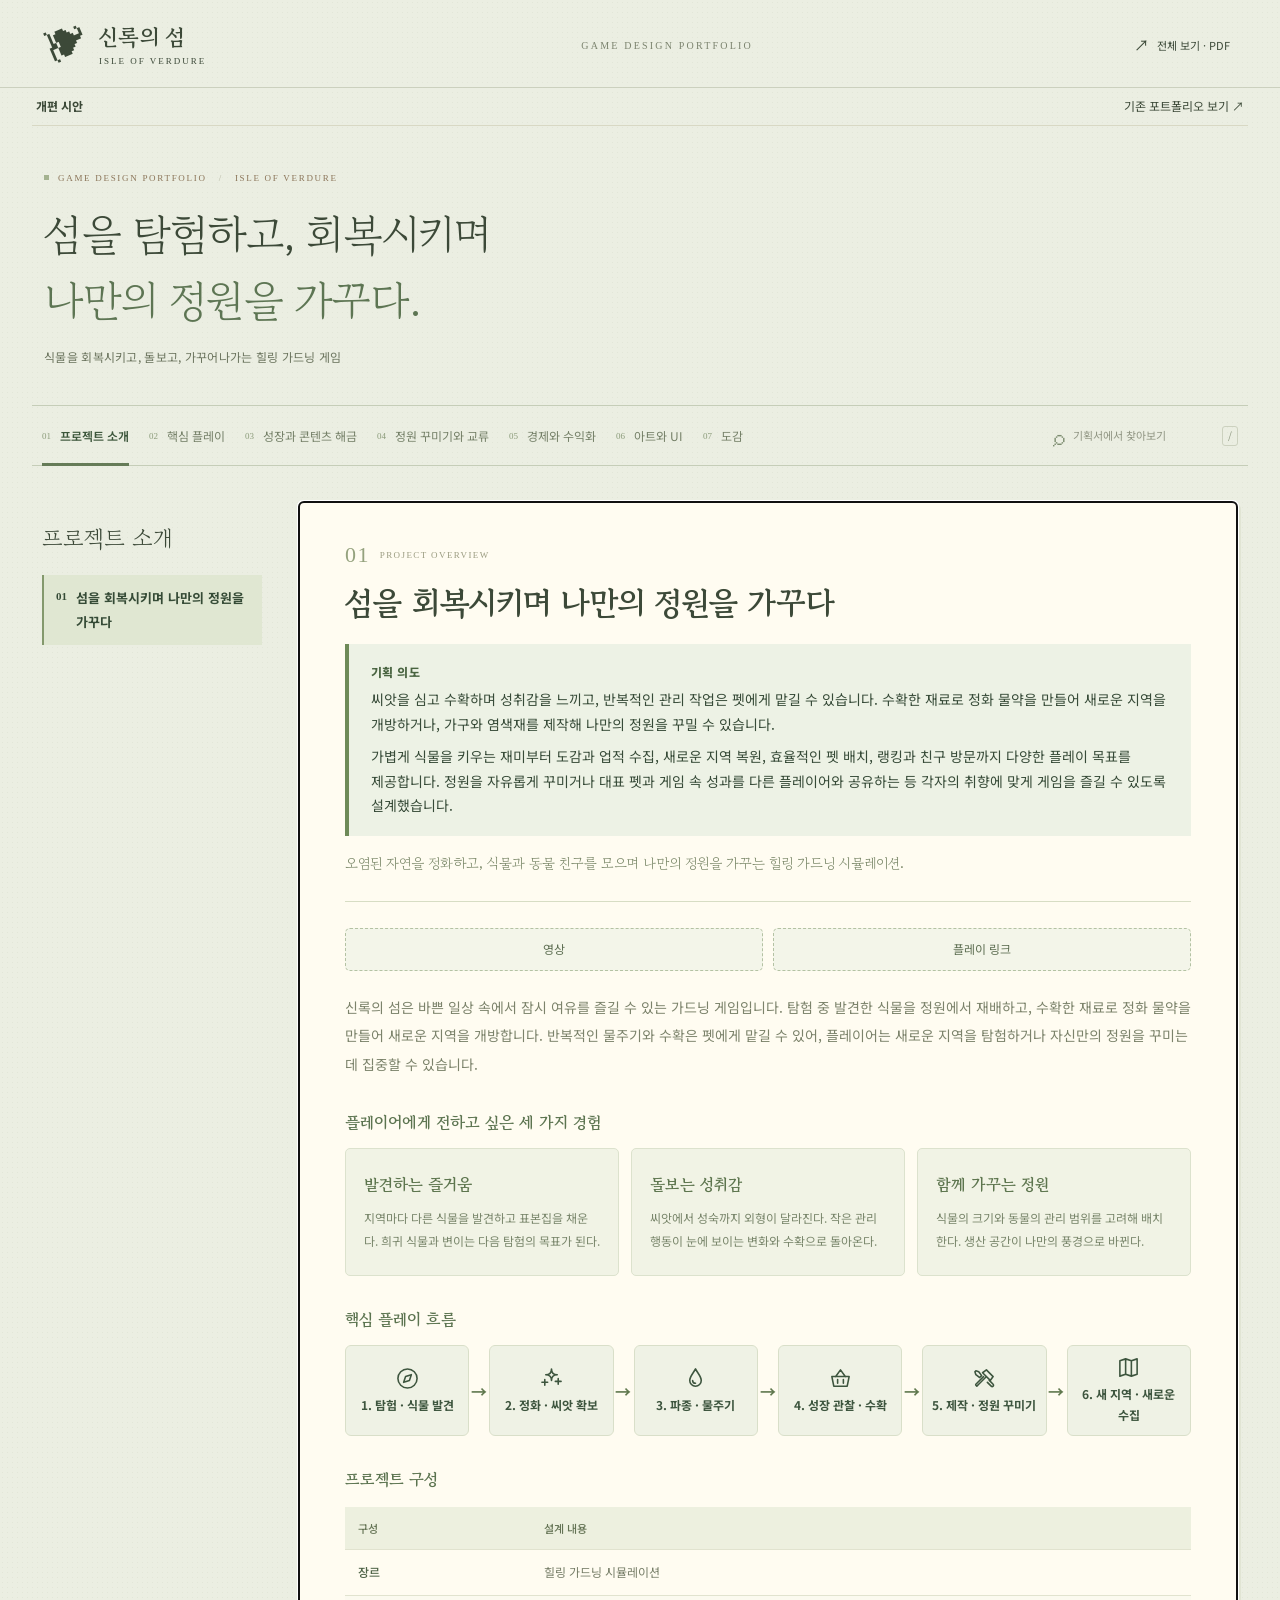
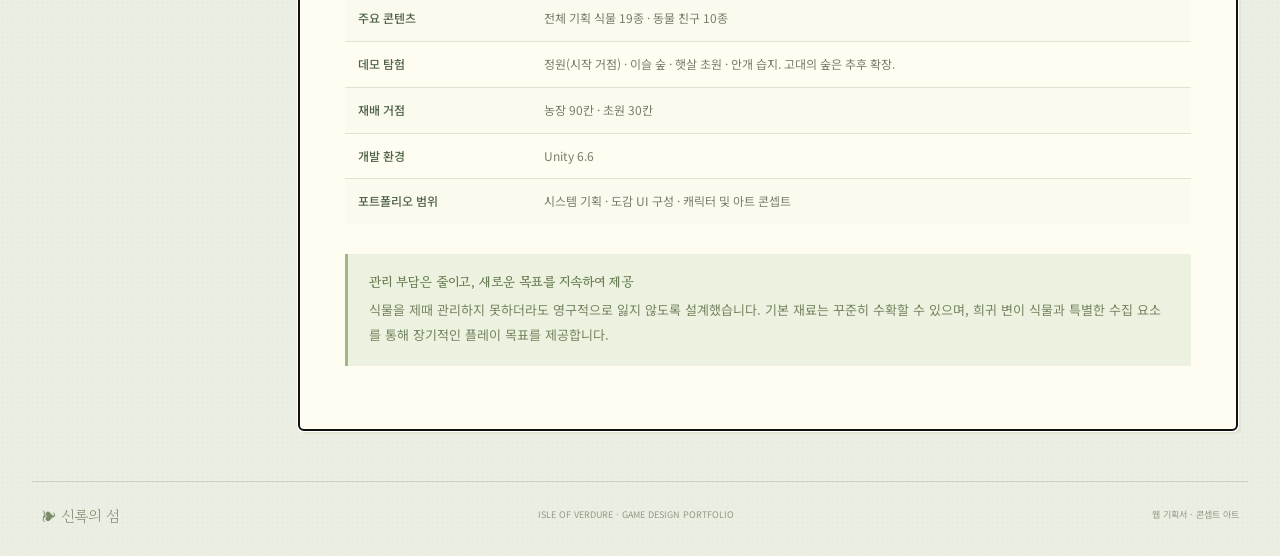
<file: structure-preview.html>
<!doctype html>
<html lang="ko">
<head>
  <meta charset="utf-8">
  <meta name="viewport" content="width=device-width, initial-scale=1">
  <meta name="theme-color" content="#4f6650">
  <meta name="description" content="신록의 섬 게임 기획 포트폴리오. 식물과 동물 친구의 도감, 재배·수집 시스템과 아트 방향을 소개.">
  <meta name="robots" content="noindex">
  <title>개편 시안 · 신록의 섬 — 게임 기획 포트폴리오</title>
  <link rel="icon" href="data:image/svg+xml,%3Csvg xmlns='http://www.w3.org/2000/svg' viewBox='0 0 64 64'%3E%3Crect width='64' height='64' rx='15' fill='%234f6650'/%3E%3Cpath d='M17 45C13 19 37 12 49 14C49 39 32 46 17 45Z' fill='%23e5e8bb'/%3E%3Cpath d='M17 49L40 23' stroke='%234f6650' stroke-width='3'/%3E%3C/svg%3E">
  <style>
@import url('https://fonts.googleapis.com/css2?family=Gowun+Batang:wght@400;700&family=Noto+Sans+KR:wght@400;500;600;700&display=swap');
:root{--ink:#3c4938;--ink-soft:#6c755f;--green:#4f6650;--sage:#a4b290;--cream:#f9f6eb;--paper:#fffcf1;--line:#d8d8c4;--brown:#8a7458;--muted:#8b8b79;--gold:#a78443;--serif:'Gowun Batang','Batang',Georgia,serif;--sans:'Noto Sans KR','Malgun Gothic',sans-serif}
*{box-sizing:border-box}html{scroll-behavior:smooth;scroll-padding-top:25px}body{margin:0;background:#ebeee2;color:var(--ink);font-family:var(--sans);font-size:13px;line-height:1.7;background-image:radial-gradient(#76835f12 .7px,transparent .7px);background-size:5px 5px}button,input,select{font:inherit}button,a,input,select{-webkit-tap-highlight-color:transparent}button,a{touch-action:manipulation}button{cursor:pointer}button:disabled{cursor:default}a{color:inherit;text-decoration:none}button{color:inherit}button:focus-visible,a:focus-visible,input:focus-visible,select:focus-visible{outline:2px solid #82976c;outline-offset:4px}button,input,select{border-radius:0}button{background:none;border:none}input{min-width:0}input::-webkit-search-cancel-button{cursor:pointer}h1,h2,h3,p{margin:0}button{transition:background .18s,color .18s,transform .18s}button:hover{color:#304c35}[hidden]{display:none!important}.skip-link{position:fixed;top:-80px;left:20px;background:var(--paper);padding:15px;z-index:30}.skip-link:focus{top:10px}.site-header{max-width:1392px;margin:auto;padding:23px 44px 20px;display:flex;align-items:center;justify-content:space-between;border-bottom:1px solid #cbd0be}.brand{display:flex;gap:11px;align-items:center;font-family:var(--serif);font-size:22px;font-weight:700;line-height:1.2}.brand small{font-family:Georgia,serif;font-weight:400;font-size:9px;letter-spacing:2px;display:block;padding-top:7px}.brand-mark{font-family:Georgia,serif;font-size:44px;line-height:1;transform:rotate(-23deg);font-weight:400}.header-caption{font:10px Georgia,serif;letter-spacing:2.2px;color:#7b836e}.header-actions{display:flex;align-items:center;gap:24px}.version{font-size:11px;color:var(--ink-soft);display:flex;gap:8px;align-items:center}.version i{width:4px;height:4px;background:#8a9678;border-radius:50%}.icon-button{font-size:15px;display:flex;gap:8px;align-items:center}.icon-button span{font-size:11px}main{max-width:1304px;margin:auto;padding:0 32px}.intro{display:flex;justify-content:space-between;align-items:center;padding:47px 12px 38px;gap:40px}.eyebrow{font:10px Georgia,serif;letter-spacing:1.6px;color:var(--brown);text-transform:uppercase}.intro .eyebrow{display:flex;align-items:center;gap:9px;font-size:9px;letter-spacing:1.7px}.intro .eyebrow>span:first-child{width:5px;height:5px;background:var(--sage)}.slash{color:#b4b6a1;margin:0 3px}h1{font-family:var(--serif);font-size:40px;font-weight:400;letter-spacing:-1.4px;line-height:1.5;margin-top:17px}h1 em{font-style:normal;color:#5d7553}.intro-subtitle{font-size:11px;letter-spacing:.3px;color:var(--ink-soft);margin-top:14px}.intro-note{position:relative;max-width:350px;width:32%;padding:10px 45px 10px 30px;border-left:1px solid #c8cebb;transform:rotate(-2deg)}.note-label{font:italic 15px Georgia,serif;color:#8a9778}.intro-note>p{font:15px/1.9 var(--serif);margin:15px 0 20px;color:#657258}.intro-stats{display:flex;gap:24px;font-size:10px;color:#7b826e;white-space:nowrap}.intro-stats b{font:21px Georgia,serif;color:#4f634a;padding-right:4px}.note-sprig{font:52px Georgia,serif;position:absolute;right:0;bottom:10px;color:#9ca98a;transform:rotate(-25deg)}.main-nav{display:flex;align-items:center;border-top:1px solid #c5cdb8;border-bottom:1px solid #c5cdb8;gap:29px;min-height:61px;position:relative;padding:0 10px}.main-nav>a{font-size:12px;white-space:nowrap;position:relative;align-self:stretch;display:flex;align-items:center;gap:9px;color:#758068}.main-nav>a>span{font:10px Georgia,serif;color:#8b9b7a}.main-nav>a.active{color:#3c563b;font-weight:600}.main-nav>a.active:after{content:'';position:absolute;bottom:-1px;left:0;right:0;height:3px;background:#657b57}.nav-dot{height:5px;width:5px;border-radius:50%;background:#bf9f61;display:inline-block;margin-left:-4px}.global-search{position:relative;flex:1;margin-left:auto;max-width:235px}.search-label{display:flex;align-items:center;gap:8px}.search-label>span{font-size:23px;color:#7d8d70;line-height:1}.search-label input{border:0;background:transparent;font-size:11px;width:100%;padding:6px 0;color:var(--ink)}input::placeholder{color:#919684}kbd{font:10px var(--sans);color:#8e9880;border:1px solid #ccd1bf;border-radius:3px;padding:0 5px;line-height:18px}.search-results{position:absolute;right:0;top:40px;width:340px;background:var(--paper);border:1px solid var(--line);box-shadow:0 12px 30px #2b3c2220;z-index:10;max-height:440px;overflow:auto;padding:10px}.search-result{display:block;padding:11px 12px;border-bottom:1px solid #e8e8d9;font-size:12px}.search-result:hover{background:#edf0e0}.search-result small{display:block;font-size:10px;color:var(--muted);margin-top:3px}.search-group{font-size:10px;letter-spacing:1px;color:#9b8e71;margin:9px 12px}.search-empty{padding:15px;color:var(--ink-soft)}.section-caption{display:flex;align-items:center;justify-content:space-between;margin:27px 12px 16px;color:#8b927d;font-size:10px}.section-caption>p{font:10px Georgia,serif;letter-spacing:1.3px;display:flex;align-items:center;gap:10px}.section-caption>p>span:last-child{font:11px var(--serif);letter-spacing:0;margin-left:2px;color:#727d66}.tiny-leaf{font-size:21px;color:#8a9a7b}.book{display:grid;grid-template-columns:48% 52%;border:9px solid #6e7d5c;border-radius:9px 10px 13px 10px;background:var(--paper);box-shadow:0 6px 0 #475b42,0 8px 0 #c7c6a9,0 17px 35px #39452d1c;position:relative}.book:before{content:'';position:absolute;left:48%;top:0;bottom:0;width:25px;transform:translateX(-50%);background:linear-gradient(90deg,transparent,#9c987a13,#6a67451c 48%,#68624527 50%,#9c987a0a 80%,transparent);z-index:1;pointer-events:none}.book:after{content:'';position:absolute;height:80px;width:24px;background:#a58c62;right:24px;top:-9px;clip-path:polygon(0 0,100% 0,100% 100%,50% 88%,0 100%);z-index:2;box-shadow:2px 2px 3px #665a4430}.book-page{background-color:var(--paper);background-image:radial-gradient(#aa9a7212 .65px,transparent .65px);background-size:4px 4px;padding:30px 31px 18px;position:relative;min-width:0;border-radius:2px}.catalog-page{padding-right:32px;background-color:#f9f7eb}.page-heading{display:flex;justify-content:space-between;align-items:center}.page-heading h2{font:700 23px var(--serif);margin-top:7px;letter-spacing:-.6px}.page-heading .eyebrow{font-size:8px;letter-spacing:2px;color:#92967c}.collection-count{font:italic 10px Georgia,serif;color:#9b9f88;display:flex;flex-direction:column;align-items:center}.collection-count b{font:27px Georgia,serif;color:#667956;line-height:1.3}.catalog-tabs{display:flex;gap:18px;border-bottom:1px solid #dddeca;margin-top:23px}.catalog-tabs button{font-size:11px;padding:0 0 11px;color:#929880;position:relative}.catalog-tabs button span{font:10px Georgia,serif;margin-left:3px}.catalog-tabs button.active{color:#4f6745;font-weight:600}.catalog-tabs button.active:after{content:'';position:absolute;bottom:-1px;left:0;right:0;height:2px;background:#6f845c}.plant-search{display:flex;gap:8px;align-items:center;background:#f1f0e4;border:1px solid #e2e1cf;border-radius:4px;padding:3px 9px;margin-top:16px}.plant-search>span{font-size:23px;color:#8a9879;line-height:1}.plant-search input{border:0;background:transparent;font-size:10px;width:100%;padding:6px 0;color:var(--ink);outline-offset:0}.plant-search button{padding:0 2px;font-size:17px;color:#929b82}.catalog-filters{display:flex;gap:9px;margin:9px 0 15px}.catalog-filters select{min-width:0;flex:1;background:transparent;border:0;border-bottom:1px solid #dfdfcb;font-size:10px;color:#8d947c;padding:3px 0;cursor:pointer}.plant-grid{display:grid;grid-template-columns:repeat(3,minmax(0,1fr));grid-auto-rows:99px;gap:8px}.plant-card{border:1px solid #dedfca;border-radius:5px;background:#fffdf433;position:relative;display:flex;flex-direction:column;align-items:center;justify-content:center;min-width:0;padding:3px 4px 6px;overflow:hidden}.plant-card:hover{background:#edf0dd;border-color:#b6c29e;transform:translateY(-2px)}.plant-card.selected{border:1.5px solid #879b6f;background:#eaf0da;box-shadow:inset 0 0 0 3px #f8fbec}.plant-card.selected:after{content:'';position:absolute;bottom:4px;right:4px;width:4px;height:4px;background:#7e9266}.plant-card .card-number{position:absolute;left:7px;top:5px;font:8px Georgia,serif;color:#aaa98f}.plant-card .rarity-dot{position:absolute;right:7px;top:8px;width:4px;height:4px;background:#8eaa78;transform:rotate(45deg)}.plant-card .rarity-dot.uncommon{background:#8faabd}.plant-card .rarity-dot.rare{background:#ad9db7}.plant-card .rarity-dot.legendary{background:#c3a45d}.specimen{display:block;background-image:url('botanical-specimens.png');background-size:500% 300%;background-position:var(--x) var(--y);background-repeat:no-repeat;aspect-ratio:1/1;image-rendering:pixelated;flex-shrink:0}.plant-card .specimen{width:67px;margin:1px auto 0}.plant-card .plant-name{font:11px var(--serif);margin-top:1px;white-space:nowrap}.plant-card .card-caption{font-size:7px;color:#9b9d84;line-height:1.5}.plant-slot{border:1px dashed #dfdecc;border-radius:4px;display:flex;align-items:center;justify-content:center;color:#c4c7b1;gap:5px;flex-direction:column}.plant-slot span{font:23px Georgia,serif;opacity:.65}.plant-slot small{font:italic 8px Georgia,serif;letter-spacing:.7px}.empty-state{grid-column:1/-1;grid-row:1/7;display:flex;align-items:center;justify-content:center;text-align:center;flex-direction:column;gap:12px;color:#7f8a70}.empty-state>span{font:44px Georgia,serif}.empty-state p{font:17px var(--serif)}.empty-state small{font-size:11px}.empty-state button{background:#e4e9d7;padding:8px 17px;border-radius:3px;font-size:11px}.catalog-bottom{display:flex;justify-content:space-between;align-items:center;margin:17px 0 14px;font-size:9px;color:#9b9e85;gap:6px}.text-button{font-size:10px;color:#667c52;padding:0;text-decoration:underline;text-underline-offset:4px;white-space:nowrap}.page-number{border-top:1px solid #e3e0ce;display:flex;justify-content:space-between;align-items:center;padding-top:12px;font:8px Georgia,serif;letter-spacing:1.4px;color:#a6a387}.detail-page{padding:29px 35px 18px;display:flex;flex-direction:column}.detail-topline{display:flex;align-items:center;justify-content:space-between;margin-right:24px;min-height:22px}.detail-topline .eyebrow{font-size:8px;color:#96947d;letter-spacing:1.3px}.detail-topline>span{font-size:9px;color:#96917d}.specimen-head{display:grid;grid-template-columns:1fr 175px;align-items:center;min-height:155px;padding-top:12px;gap:10px}.specimen-id{font:9px Georgia,serif;letter-spacing:1.5px;color:#9b967c;margin-bottom:7px}.specimen-head h2{font:700 32px var(--serif);line-height:1.4;letter-spacing:-1px}.specimen-head .specimen{width:170px;filter:drop-shadow(0 8px 4px #6d76440d);position:relative}.specimen-head .hero-illustration{position:relative}.hero-illustration:before{content:'';width:140px;height:140px;border:1px solid #daddc433;border-radius:50%;position:absolute;top:15px;left:15px;background:radial-gradient(ellipse,#e2e8cf80,transparent 70%)}.art-label{font:italic 8px Georgia,serif;letter-spacing:.4px;position:absolute;right:1px;bottom:6px;color:#a9a389}.species-tags{display:flex;gap:6px;flex-wrap:wrap;margin-top:12px}.badge{font-size:9px;line-height:1.7;padding:2px 7px;border-radius:3px;border:1px solid #d7ddc6;background:#eef1e3;color:#758466}.badge.uncommon{background:#e9f0f2;border-color:#d3e1e4;color:#6c919d}.badge.rare{background:#f1ecf4;border-color:#dfd4e7;color:#9a82aa}.badge.legendary{background:#f6efdb;border-color:#e5d6b2;color:#ae8c40}.badge.neutral{background:#f5f3e7;border-color:#e1decb;color:#928d73}.specimen-description{color:#868a71;font-size:10px;padding:9px 0 16px;border-bottom:1px solid #dcdcc6;min-height:42px}.detail-facts{display:grid;grid-template-columns:repeat(3,1fr);padding:15px 0;gap:0;border-bottom:1px solid #dedeca}.detail-facts>div{padding:0 12px;border-right:1px solid #e0dfcb}.detail-facts>div:first-child{padding-left:0}.detail-facts>div:last-child{border:0}.detail-facts dt{font-size:9px;color:#95967c}.detail-facts dd{margin:4px 0 0;font:18px Georgia,var(--serif);color:#687a51}.detail-facts dd small{font:9px var(--sans);color:#92967d;margin-left:4px}.growth-preview{margin-top:16px}.small-heading{display:flex;align-items:center;justify-content:space-between}.small-heading h3{font:700 13px var(--serif)}.small-heading>span{font-size:8px;color:#a19d82}.stage-track{display:grid;grid-template-columns:repeat(4,1fr);margin-top:9px;gap:3px;position:relative}.stage-track:before{content:'';position:absolute;left:10%;right:10%;top:33px;border-top:1px dashed #d4d9bd}.stage-button{display:flex;align-items:center;flex-direction:column;gap:2px;padding:5px 0;border-radius:4px;position:relative;font-size:9px;color:#96997e}.stage-button.active{background:#e9edda;color:#637b4f}.stage-image{width:48px;height:49px;display:flex;align-items:flex-end;justify-content:center;position:relative}.stage-image .specimen{width:49px;transform-origin:center bottom;filter:saturate(.8)}.stage-button[data-stage='2'] .specimen{transform:scale(.58);filter:saturate(.6)}.stage-button[data-stage='3'] .specimen{transform:scale(1);filter:saturate(1)}.seed-art{display:flex;align-items:flex-end;justify-content:center;width:40px;height:40px;border-bottom:3px solid #aa9272;padding-bottom:1px}.seed-art svg{height:30px;width:30px}.stage-button small{font:7px Georgia,var(--serif);color:#a6a18a}.stage-description{font-size:9px;color:#888f75;padding:9px 10px;background:#f2f2e5;border-left:2px solid #bdc9a3;min-height:39px;margin-top:8px;line-height:1.7}.stage-description b{color:#697f54;font-weight:500}.detail-tabs{display:flex;gap:22px;border-bottom:1px solid #dadcc3;margin-top:21px}.detail-tabs button{font-size:11px;color:#9b9b80;padding:0 0 9px;position:relative}.detail-tabs button.active{color:#667e51}.detail-tabs button.active:after{content:'';height:2px;position:absolute;bottom:-1px;left:0;right:0;background:#81956b}.detail-tab-panel{padding:6px 0 0;min-height:237px}.info-row{display:grid;grid-template-columns:93px 1fr;gap:8px;padding:9px 0;border-bottom:1px dashed #e4e1cc;font-size:10px;align-items:start}.info-row>dt{color:#919378;display:flex;align-items:center;gap:6px}.info-row>dt .info-icon{color:#a1ad88;font:13px Georgia,serif;width:14px;text-align:center}.info-row>dd{margin:0;color:#687256;line-height:1.8}.inline-pending{color:#a89573;font-size:9px;display:inline-block;border-bottom:1px dotted #c6b99b}.pending-note{font-size:9px;color:#a29b80;line-height:1.7;margin:9px 0}.grandpa-memo{margin-top:15px;background:#eeeeda;border:1px solid #e1e2c7;border-radius:3px;padding:12px 14px;position:relative}.grandpa-memo:before{content:'';position:absolute;top:-5px;left:45%;height:10px;width:36px;background:#e2dfc5b0;transform:rotate(-4deg)}.grandpa-memo h3{font:11px var(--serif);color:#7c8666;display:flex;gap:6px;align-items:center}.grandpa-memo p{font:11px/1.8 var(--serif);color:#9a9d82;margin-top:6px}.detail-navigation{display:flex;justify-content:space-between;align-items:center;gap:8px;margin-top:auto;padding:18px 0 13px;font-size:9px;color:#9b9d81}.detail-navigation button{font-size:10px;padding:3px 0}.detail-navigation button:disabled{opacity:.3}.detail-navigation>span{font:9px Georgia,serif;color:#9b9b80;letter-spacing:1px}.book-under{display:flex;justify-content:space-between;align-items:center;gap:15px;font-size:9px;color:#8d957d;margin:20px 11px 30px}.reading-paths{display:grid;grid-template-columns:repeat(3,1fr);gap:28px;margin:38px 10px 40px}.reading-paths>a{display:flex;align-items:center;gap:13px;padding:21px 0;border-top:1px solid #c5cdb6;border-bottom:1px solid #c5cdb6;transition:transform .2s}.reading-paths>a:hover{transform:translateY(-3px)}.path-icon{font:31px Georgia,serif;color:#8c9b77;min-width:32px}.reading-paths small{font:7px Georgia,serif;letter-spacing:1.2px;color:#9b9b81}.reading-paths h3{font:14px var(--serif);margin:4px 0 6px}.reading-paths p{font-size:9px;color:#949983}.reading-paths>a>span:last-child{margin-left:auto;font-size:17px;color:#8e9b7d}footer{display:flex;align-items:center;justify-content:space-between;border-top:1px solid #cbd1bf;padding:23px 9px 30px;gap:16px;font-size:9px;color:#939a83}.footer-brand{font:15px var(--serif);color:#7b8a6b}footer i{font-style:normal;margin:0 5px;color:#aeb59e}.overview-panel{background:var(--paper);border:1px solid var(--line);padding:25px;margin:25px 0;border-radius:5px}.panel-heading{display:flex;justify-content:space-between;align-items:center;margin-bottom:18px}.panel-heading h2{font:20px var(--serif)}.table-scroll{overflow-x:auto;max-width:100%;margin:14px 0 10px;scrollbar-color:#bcc4a6 #f4f3e7;scrollbar-width:thin}table{border-collapse:collapse;width:100%;text-align:left;font-size:11px;line-height:1.9}th{font-weight:500;color:#647354;background:#edf0df;white-space:nowrap;font-size:10px}th,td{padding:11px 13px;border-bottom:1px solid #e1e3cf;vertical-align:top}td{color:#777e68}tr:last-child td{border-bottom:0}td:first-child{color:#4f6448;font-weight:500}tbody tr:nth-child(even){background:#f6f6ea70}tbody a{border-bottom:1px dotted #9aa889}tbody tr:hover{background:#eff1e2}.table-scroll .badge{white-space:nowrap}.document-layout{display:grid;grid-template-columns:220px minmax(0,1fr);gap:36px;margin:35px 10px 50px;align-items:start}.document-sidebar{position:sticky;top:25px;padding:12px 0}.document-sidebar>.eyebrow{font-size:8px;color:#8c977b}.document-sidebar>h2{font:21px var(--serif);margin:8px 0 20px}.document-sidebar nav{display:flex;flex-direction:column;border-left:1px solid #cad1bb}.document-sidebar nav>a{display:flex;gap:9px;padding:9px 13px;color:#8e977e;font-size:10px;position:relative}.document-sidebar nav>a>span{font:9px Georgia,serif;padding-top:4px;color:#a3aa92}.document-sidebar nav>a.active{background:#e0e7d2;color:#4a6542}.document-sidebar nav>a.active:before{content:'';height:100%;width:3px;position:absolute;left:-2px;top:0;background:#84996d}.document-sidebar nav>a:hover{color:#4a6542;background:#e6ebda}.sidebar-note{display:flex;gap:10px;padding:18px 10px;color:#8f977e;font-size:10px;margin-top:17px;border-top:1px solid #cbd2bd}.sidebar-note>span{font-size:24px;color:#9aa788}.sidebar-note b{color:#818c6f;font-weight:400}.sidebar-note small{color:#a2a88f;font-size:9px}.document-paper{background:var(--paper);border:1px solid #d7d9c4;border-radius:5px;box-shadow:3px 3px 0 #e1e5d4;padding:40px 46px;min-width:0;min-height:600px;background-image:radial-gradient(#aa9a720c .65px,transparent .65px);background-size:4px 4px}.chapter-header{border-bottom:1px solid #d7ddc4;padding-bottom:25px;margin-bottom:26px}.chapter-kicker{display:flex;gap:10px;align-items:center;font:9px Georgia,serif;letter-spacing:1.4px;color:#9b9c81}.chapter-kicker .chapter-number{font:22px Georgia,serif;color:#95a27e}.chapter-header h2{font:700 29px var(--serif);letter-spacing:-.8px;margin:10px 0 13px;line-height:1.5}.chapter-header>p{color:#90957c;font:13px/1.8 var(--serif)}.chapter-meta{font-size:9px;color:#a29f85;display:flex;gap:12px;margin-top:16px}.doc-block{margin:24px 0}.doc-block>h3{font:700 16px var(--serif);margin-bottom:13px;color:#5c7450}.doc-paragraph{font-size:12px;line-height:2.05;color:#7c836b;margin:16px 0}.doc-list{padding-left:18px;margin:10px 0;color:#7c836b;font-size:12px;line-height:2.1}.doc-list li{padding-left:4px;margin-bottom:5px}.doc-list li::marker{color:#9baa83}.doc-note{padding:18px 21px;border-left:3px solid #a2b786;background:#edf1df;margin:24px 0}.doc-note h3{font:700 13px var(--serif);margin-bottom:7px;color:#687e54}.doc-note p{font-size:11px;line-height:1.95;color:#81906e}.doc-note.gold{background:#f4efdf;border-color:#c9b37d}.doc-note.gold h3{color:#9a814d}.doc-note.gold p{color:#9d906e}.flow-grid{display:grid;grid-template-columns:repeat(2,minmax(0,1fr));gap:8px}.flow-step{padding:12px 13px;background:#f1f3e7;border:1px solid #e2e6d1;border-radius:3px;color:#7b8769;font-size:11px;display:flex;align-items:center;gap:12px}.flow-step span{font:12px Georgia,serif;color:#a1ad8b}.roadmap{display:flex;flex-direction:column;gap:18px}.roadmap-phase{border:1px solid #dce1c9;padding:23px;background:#f8f9ee}.roadmap-phase>span{font:10px Georgia,var(--serif);color:#9aab80;letter-spacing:2px}.roadmap-phase>h3{font:700 20px var(--serif);margin:8px 0 16px}.roadmap-phase .doc-list{font-size:11px;margin:0}.chapter-pagination{display:flex;justify-content:space-between;gap:15px;border-top:1px solid #dce0ca;padding-top:22px;margin-top:36px;font-size:10px;color:#8b9778}.chapter-pagination a{display:flex;gap:8px;align-items:center}.chapter-pagination a:hover{color:#465f3c}.chapter-end{font:8px Georgia,serif;text-align:center;letter-spacing:1.5px;color:#b1af92;margin-top:25px}.print-document{display:none}#toast{position:fixed;left:50%;bottom:30px;transform:translateX(-50%);background:#4f6649;color:#f5f5e5;border-radius:5px;padding:12px 24px;box-shadow:0 5px 20px #34442a25;font-size:12px;z-index:30}
.document-sidebar nav>a{font-size:11px}.doc-paragraph{font-size:14px}.doc-list{font-size:13px}.doc-block table{font-size:12px}.doc-block th{font-size:11px}.doc-note p{font-size:12px}.info-row{font-size:11px}.specimen-description{font-size:11px}
@media(min-width:1400px){.intro{padding-top:51px;padding-bottom:43px}.plant-grid{grid-auto-rows:108px}.plant-card .specimen{width:74px}.detail-tab-panel{min-height:278px}.specimen-head{min-height:170px}.specimen-head .specimen{width:180px}.specimen-head{grid-template-columns:1fr 180px}}
@media(max-width:1100px){.site-header{padding:20px 28px}.header-caption{display:none}.main-nav{gap:19px}.main-nav>a{font-size:11px}.main-nav>a>span{display:none}.global-search{max-width:190px}.book-page{padding-left:23px;padding-right:23px}.detail-page{padding-left:28px;padding-right:26px}.specimen-head{grid-template-columns:1fr 140px}.specimen-head .specimen{width:140px}.specimen-head h2{font-size:29px}.hero-illustration:before{width:110px;height:110px}.info-row{grid-template-columns:80px 1fr}.detail-tabs{gap:17px}.plant-grid{grid-auto-rows:94px}.plant-card .specimen{width:60px}.catalog-bottom{font-size:8px}.catalog-bottom button{font-size:9px}.detail-navigation{padding-top:12px}.reading-paths{gap:20px}.reading-paths>a{gap:8px}.reading-paths h3{font-size:12px}.reading-paths p{font-size:8px}.path-icon{font-size:26px;min-width:25px}.document-layout{grid-template-columns:190px minmax(0,1fr);gap:22px}.document-paper{padding:32px}.document-sidebar nav>a{font-size:9px}}
@media(max-width:860px){main{padding:0 20px}.intro{padding:32px 7px}.intro h1{font-size:34px}.intro-note{width:36%;padding-left:20px;padding-right:0}.intro-note p{font-size:12px}.intro-stats{gap:13px}.note-sprig{display:none}.main-nav{flex-wrap:wrap;gap:0;justify-content:space-between;padding:0 5px}.main-nav>a{padding:18px 0;align-self:auto}.global-search{max-width:100%;flex-basis:100%;border-top:1px solid #d3d8c6}.search-label{padding:5px 0}.search-results{width:100%;top:40px}.book{grid-template-columns:45% 55%;border-width:7px}.book:before{left:45%}.book-page{padding-left:17px;padding-right:17px}.detail-page{padding-left:24px;padding-right:21px}.page-heading h2{font-size:19px}.collection-count b{font-size:23px}.catalog-tabs{gap:11px}.catalog-tabs button{font-size:9px}.plant-grid{gap:5px;grid-auto-rows:88px}.plant-card .specimen{width:53px}.plant-card .plant-name{font-size:9px}.plant-card .card-number{font-size:6px;left:5px}.plant-card .card-caption{font-size:6px}.plant-search input{font-size:9px}.catalog-filters{gap:5px}.catalog-filters select{font-size:8px}.catalog-bottom{flex-wrap:wrap;gap:9px}.detail-topline .eyebrow{font-size:7px}.detail-topline>span{font-size:8px}.specimen-head{grid-template-columns:1fr 105px;min-height:133px}.specimen-head .specimen{width:110px}.specimen-head h2{font-size:26px}.hero-illustration:before{width:90px;height:90px}.specimen-description{font-size:9px}.species-tags{gap:3px}.badge{font-size:8px;padding:2px 5px}.detail-facts>div{padding:0 8px}.detail-facts dt{font-size:8px}.detail-facts dd{font-size:16px}.detail-facts dd small{font-size:8px}.small-heading>span{font-size:7px}.stage-button{font-size:8px}.stage-image{width:41px;height:44px}.stage-image .specimen{width:43px}.stage-button small{font-size:6px}.stage-track:before{top:28px}.detail-tabs{gap:18px}.detail-tabs button{font-size:10px}.info-row{font-size:9px;grid-template-columns:74px 1fr;padding:8px 0}.pending-note{font-size:8px}.grandpa-memo{margin-top:12px;padding:11px}.grandpa-memo p{font-size:10px}.detail-tab-panel{min-height:215px}.book-under{font-size:8px}.reading-paths{gap:13px}.reading-paths>a{align-items:start}.reading-paths small{font-size:6px}.reading-paths h3{font-size:11px}.reading-paths p{font-size:7px}.path-icon{display:none}footer{flex-wrap:wrap}.document-layout{grid-template-columns:160px minmax(0,1fr);gap:16px;margin-left:0;margin-right:0}.document-sidebar nav>a{font-size:8px;padding:8px}.document-sidebar h2{font-size:19px}.document-paper{padding:28px 24px}.chapter-header h2{font-size:25px}.doc-block table{font-size:10px}.doc-block th,.doc-block td{padding:9px}.doc-paragraph,.doc-list{font-size:11px}.chapter-pagination{font-size:9px}}
@media(max-width:650px){.site-header{padding:17px 22px}.brand{font-size:19px;gap:7px}.brand-mark{font-size:36px}.brand small{font-size:7px}.header-actions{gap:15px}.version{font-size:9px;gap:6px}.icon-button span{display:none}.icon-button{font-size:21px}main{padding:0 16px}.intro{padding:28px 4px 25px;gap:20px;align-items:flex-start}.intro .eyebrow{font-size:7px;letter-spacing:.8px}.intro h1{font-size:29px;letter-spacing:-1px;margin-top:14px}.intro-subtitle{font-size:9px;margin-top:12px}.intro-note{display:none}.main-nav>a{font-size:10px;padding:16px 0}.main-nav{gap:0}.section-caption{margin:22px 2px 14px}.section-caption>p{font-size:8px;gap:5px}.section-caption>p>span:last-child{font-size:10px}.section-caption>span{display:none}.book{display:flex;flex-direction:column;border:6px solid #718261;box-shadow:0 4px 0 #4f6449,0 5px 0 #c7c6a9,0 12px 25px #39452d15}.book:before{display:none}.book:after{width:20px;right:18px;height:66px;top:-6px}.catalog-page{padding:25px 20px 14px}.page-heading{padding-right:25px}.page-heading h2{font-size:24px}.page-heading .eyebrow{font-size:8px}.collection-count b{font-size:26px}.catalog-tabs{gap:24px;margin-top:20px}.catalog-tabs button{font-size:11px}.plant-search{margin-top:16px}.plant-search input{font-size:11px}.catalog-filters{gap:12px;margin-bottom:16px}.catalog-filters select{font-size:10px}.plant-grid{gap:7px;grid-auto-rows:100px}.plant-card .specimen{width:65px}.plant-card .plant-name{font-size:11px}.plant-card .card-number{font-size:8px;left:7px}.plant-card .card-caption{font-size:7px}.catalog-bottom{font-size:9px;flex-wrap:nowrap;margin-top:17px}.catalog-bottom button{font-size:10px}.detail-page{padding:27px 23px 18px;border-top:2px solid #d2d1b4;border-radius:0 0 3px 3px;box-shadow:inset 0 7px 12px #77744a08}.detail-topline{margin-right:0}.detail-topline .eyebrow{font-size:8px}.detail-topline>span{font-size:9px}.specimen-head{grid-template-columns:1fr 145px;min-height:168px}.specimen-head .specimen{width:150px}.specimen-head h2{font-size:30px}.species-tags{gap:5px}.badge{font-size:9px}.hero-illustration:before{width:120px;height:120px}.specimen-description{font-size:10px}.detail-facts{padding:16px 0}.detail-facts dt{font-size:9px}.detail-facts dd{font-size:19px}.detail-facts dd small{font-size:9px}.small-heading h3{font-size:14px}.small-heading>span{font-size:8px}.stage-track{margin-top:13px}.stage-image{width:50px;height:54px}.stage-image .specimen{width:53px}.stage-button{font-size:9px}.stage-button small{font-size:7px}.stage-track:before{top:36px}.stage-description{font-size:10px;min-height:50px}.detail-tabs{margin-top:24px;gap:26px}.detail-tabs button{font-size:12px}.info-row{font-size:11px;grid-template-columns:88px 1fr;padding:10px 0}.pending-note{font-size:9px}.detail-tab-panel{min-height:230px}.grandpa-memo{padding:15px;margin-top:16px}.grandpa-memo h3{font-size:12px}.grandpa-memo p{font-size:11px}.detail-navigation{padding:21px 0 16px;font-size:10px}.detail-navigation button{font-size:11px}.page-number{font-size:8px}.book-under{display:block;font-size:8px;margin:19px 5px 20px}.book-under span{display:block;line-height:2}.reading-paths{grid-template-columns:1fr;gap:0;margin:23px 5px 30px}.reading-paths>a{padding:18px 4px;align-items:center}.reading-paths>a+a{border-top:0}.path-icon{display:block;font-size:29px;min-width:32px}.reading-paths>a{gap:15px}.reading-paths small{font-size:7px}.reading-paths h3{font-size:14px}.reading-paths p{font-size:10px}footer{padding:20px 5px 25px;gap:10px}footer>p{font-size:8px}footer>span{width:100%;font-size:8px}.document-layout{display:flex;flex-direction:column;margin:24px 0 30px;gap:20px}.document-sidebar{position:static;padding:0;width:100%}.document-sidebar>.eyebrow,.document-sidebar>h2,.sidebar-note{display:none}.document-sidebar nav{display:flex;flex-direction:row;gap:6px;border:0;overflow:auto;padding:0 0 10px;scrollbar-width:thin}.document-sidebar nav>a{font-size:10px;padding:8px 12px;background:#e5ebd8;white-space:nowrap;border-radius:3px}.document-sidebar nav>a>span{font-size:9px}.document-sidebar nav>a.active{background:#718762;color:#fffef2}.document-sidebar nav>a.active span{color:#e1e9ce}.document-sidebar nav>a.active:before{display:none}.document-paper{width:100%;padding:25px 21px}.chapter-header h2{font-size:24px;margin:12px 0}.chapter-header>p{font-size:12px}.chapter-header{padding-bottom:22px}.doc-paragraph{font-size:12px;line-height:2}.doc-block>h3{font-size:15px}.doc-list{font-size:11px}.doc-block table{min-width:360px;font-size:10px}.doc-block th,.doc-block td{padding:10px}.doc-note{padding:15px 17px}.doc-note h3{font-size:12px}.doc-note p{font-size:11px}.flow-grid{grid-template-columns:1fr}.flow-step{font-size:11px}.roadmap-phase{padding:19px}.chapter-pagination{font-size:9px;flex-wrap:wrap}.overview-panel{padding:19px 15px}.panel-heading h2{font-size:17px}.overview-panel table{min-width:680px}.search-results{max-height:330px}#toast{width:max-content;max-width:90%;font-size:11px;text-align:center}}
.catalog-summary{display:flex;align-items:center;justify-content:space-between;gap:10px;border-bottom:1px solid #dddeca;padding:15px 0 11px;margin-top:8px;color:#7c8b69;font-size:11px}.catalog-summary b{font-weight:500;color:#536f44;margin-left:7px}.catalog-summary small{font-size:9px;color:#9ba287}.document-sidebar{max-height:calc(100vh - 40px);overflow-y:auto;scrollbar-width:thin;scrollbar-color:#bdc8a7 transparent}@media(max-width:650px){.document-sidebar{max-height:none;overflow:visible}.catalog-summary small{font-size:8px}}
.source-tag{display:inline-block;padding:2px 7px;border:1px solid #cdd7bd;background:#eef2e3;font:9px/1.8 var(--sans);color:#71825d;white-space:nowrap;border-radius:3px;flex-shrink:0}.source-tag.proposal{background:#f1eddf;border-color:#dfd5b9;color:#988352}.source-tag.pending{background:#f5ede2;border-color:#e4d6bf;color:#a08a63}.block-heading{display:flex;align-items:center;justify-content:space-between;gap:12px;margin-bottom:13px;flex-wrap:wrap}.block-heading h3{font:700 16px/1.65 var(--serif);color:#5c7450}.requirement-card{border:1px solid #d4dcc4;border-radius:4px;background:#f9faee;margin:25px 0}.requirement-card>summary{list-style:none;display:flex;align-items:center;gap:10px;padding:15px 18px;background:#edf1df;cursor:pointer}.requirement-card>summary::-webkit-details-marker{display:none}.requirement-card>summary:after{content:'−';font-size:16px;color:#82976b;margin-left:auto}.requirement-card:not([open])>summary:after{content:'+'}.requirement-id{font:11px Georgia,serif;color:#85986c;white-space:nowrap}.requirement-card>summary h3{font:700 15px/1.7 var(--serif);color:#526b44}.requirement-card>summary .source-tag{font-size:8px}.requirement-card>dl{margin:0;padding:4px 20px 9px}.requirement-card>dl>div{display:grid;grid-template-columns:90px minmax(0,1fr);gap:15px;border-bottom:1px dashed #dce1cd;padding:13px 0}.requirement-card>dl>div:last-child{border-bottom:0}.requirement-card dt{font-size:11px;color:#718061;font-weight:500}.requirement-card dd{font-size:12px;line-height:2;margin:0;color:#6d785f;overflow-wrap:anywhere}.species-spec{border:1px solid #cfd6be;background:#f9f8eb;padding:28px 32px;margin:28px 0 35px;border-radius:5px}.spec-section-heading{display:flex;align-items:center;justify-content:space-between;gap:20px}.spec-section-heading .eyebrow{font-size:8px;color:#92a07e}.spec-section-heading h2{font:700 23px/1.5 var(--serif);margin-top:8px}.spec-basis{font-size:11px;line-height:1.9;color:#8c947b;margin:15px 0 22px;max-width:850px}.plant-brief{border:1px solid #dce0cb;border-radius:4px;margin:21px 0;background:#fffdf2}.plant-brief>header{display:flex;align-items:center;gap:11px;border-bottom:1px solid #e0e3d0;padding:14px 18px;background:#f0f3e3}.plant-brief>header>span:first-child{font:11px Georgia,serif;color:#889a70}.plant-brief>header h3{font:700 17px var(--serif)}.plant-brief>header .source-tag{margin-left:auto}.plant-brief>dl{padding:4px 19px 10px;margin:0}.plant-brief>dl>div{display:grid;grid-template-columns:105px minmax(0,1fr);gap:12px;padding:13px 0;border-bottom:1px dashed #e0e3d0}.plant-brief>dl>div:last-child{border:0}.plant-brief dt{font-size:11px;color:#80906d;font-weight:500}.plant-brief dd{font-size:12px;line-height:1.95;color:#737e64;margin:0;overflow-wrap:anywhere}.species-spec .plant-brief{margin-bottom:0}.species-spec .plant-brief>dl{display:grid;grid-template-columns:1fr 1fr;column-gap:28px}.species-spec .plant-brief>dl>div{display:block}.species-spec .plant-brief>dl>div:last-child{grid-column:1/-1}.species-spec .plant-brief dt{margin-bottom:5px}.detail-facts dd.fact-text{font:14px/1.7 var(--serif);margin-top:4px}.specimen-description a{float:right;color:#7e9368;font-size:9px;text-decoration:underline;text-underline-offset:3px}.chapter-meta{flex-wrap:wrap}.chapter-header>p{color:#7a8768}.doc-block td{overflow-wrap:anywhere}.doc-note p{color:#748561}@media(max-width:860px){.requirement-card>summary{padding:13px;gap:7px;flex-wrap:wrap}.requirement-card>summary h3{font-size:13px}.requirement-card>dl{padding:3px 14px 8px}.requirement-card>dl>div{grid-template-columns:70px minmax(0,1fr);gap:10px}.requirement-card dd{font-size:11px}.block-heading h3{font-size:15px}.source-tag{font-size:8px}.species-spec{padding:25px}.plant-brief>dl>div{grid-template-columns:85px minmax(0,1fr)}}@media(max-width:650px){.species-spec{padding:22px 18px}.spec-section-heading{display:block}.spec-section-heading h2{font-size:21px}.spec-section-heading>a{display:inline-block;margin-top:12px}.spec-basis{font-size:10px}.species-spec .plant-brief>dl{display:block}.plant-brief>header{padding:13px;gap:9px;flex-wrap:wrap}.plant-brief>header h3{font-size:16px}.plant-brief>dl{padding:3px 14px 8px}.plant-brief>dl>div{display:block;padding:12px 0}.plant-brief dt{margin-bottom:6px;font-size:11px}.plant-brief dd{font-size:12px}.requirement-card>summary h3{font-size:14px}.requirement-card>summary .source-tag{font-size:7px}.requirement-card>dl>div{display:block;padding:12px 0}.requirement-card dt{margin-bottom:6px}.requirement-card dd{font-size:12px}.block-heading{gap:6px}.block-heading h3{font-size:15px}.detail-facts dd.fact-text{font-size:15px}.specimen-description a{float:none;display:inline-block;margin-left:8px}}
.print-preview-mode>.site-header,.print-preview-mode>main{display:none}.print-preview-mode .print-document{display:block;max-width:900px;margin:0 auto;padding:30px 35px 70px}.print-preview-mode .print-cover,.print-preview-mode .print-chapter{background:var(--paper);border:1px solid var(--line);padding:38px 42px;margin-bottom:25px;box-shadow:3px 3px 0 #e1e5d4}.print-preview-mode .print-cover h1{font-size:32px;margin:20px 0}.print-preview-mode .print-cover>p{font-size:12px;color:var(--ink-soft)}.print-toc{margin-top:30px;display:grid;gap:8px;font-size:12px;color:var(--green)}.print-toc a:hover{text-decoration:underline}.print-toolbar{display:flex;align-items:center;justify-content:space-between;gap:15px;margin:0 0 25px;font-size:10px;color:var(--ink-soft)}.print-toolbar button{padding:9px 13px;border:1px solid #c9d2b9;background:#e1e8d4;border-radius:3px;font-size:11px}.print-toolbar>span{font-size:10px}@media(max-width:650px){.print-preview-mode .print-document{padding:18px 16px}.print-preview-mode .print-cover,.print-preview-mode .print-chapter{padding:25px 20px}.print-preview-mode .print-cover h1{font-size:25px}.print-toolbar{gap:8px}.print-toolbar>span{display:none}.print-toolbar button{font-size:10px;padding:8px}.print-preview-mode table{min-width:360px}}
@media print{.requirement-card,.plant-brief{break-inside:avoid;background:white}.requirement-card>summary{padding:8pt;background:#f3f5eb}.requirement-card>summary:after{display:none}.requirement-card dd,.plant-brief dd{font-size:9pt}.requirement-card dt,.plant-brief dt{font-size:8pt}.requirement-card>dl>div{padding:7pt 0}.block-heading h3{break-after:avoid}.source-tag{font-size:7pt}.plant-brief>header{padding:8pt}.print-chapter .doc-block table{font-size:8pt}}
@media(prefers-reduced-motion:reduce){*{scroll-behavior:auto!important;transition:none!important}}
@media print{@page{size:A4;margin:18mm 15mm}body{background:white!important;color:#263326;font:10pt/1.7 sans-serif}body>.site-header,body>main,body>#toast,.skip-link,.print-toolbar{display:none!important}.print-preview-mode .print-document{max-width:none;margin:0;padding:0}.print-preview-mode .print-cover,.print-preview-mode .print-chapter{border:0;box-shadow:none;padding:0;margin:0}.print-preview-mode table{min-width:0}.print-document{display:block}.print-cover{page-break-after:always;padding-top:35mm}.print-cover h1{font:30pt/1.6 serif;margin-bottom:15mm}.print-cover p{font-size:12pt}.print-chapter{break-before:page}.chapter-header h2{font-size:23pt}.doc-paragraph,.doc-list{font-size:10pt;color:#344034}.doc-note{background:#f3f5eb!important;break-inside:avoid}.doc-note p{color:#344034;font-size:9pt}table{font-size:8pt;line-height:1.6}th,td{padding:7px}thead{display:table-header-group}tr{break-inside:avoid}.doc-block h3{break-after:avoid}.table-scroll{overflow:visible}a{text-decoration:none;color:inherit}.doc-block{margin:15pt 0}.chapter-meta{color:#555}.chapter-pagination{display:none}.print-species{break-before:page}.print-field{font-size:10pt;line-height:1.8}.print-field h3{font-size:16pt;margin-top:15pt}.print-species .print-plant{break-inside:avoid;border-bottom:1px solid #ccc;padding:8pt 0}.print-plant p{font-size:9pt}}

.common-cultivation-summary{margin:0 0 20px;padding:14px 18px;background:#f4f5e7;border:1px solid #d2dac1;border-radius:5px}.cultivation-summary-heading{display:flex;justify-content:space-between;gap:12px;color:#81946b;font-size:9px;padding-bottom:12px;border-bottom:1px solid #e0e4d1}.cultivation-summary-heading a{color:#9a9f85;font-size:8px}.common-cultivation-summary dl{display:grid;grid-template-columns:repeat(4,minmax(0,1fr));margin:13px 0 0;gap:15px}.common-cultivation-summary dt{color:#9ca489;font-size:9px}.common-cultivation-summary dd{color:#6e825b;font-size:11px;margin:6px 0 0;line-height:1.8}.stage-button small{font-family:var(--sans);font-size:8px;line-height:1.7}.stage-button[data-stage='3'] .specimen{transform:scale(1);filter:saturate(1)}@media(max-width:860px){.common-cultivation-summary dl{grid-template-columns:repeat(2,minmax(0,1fr));gap:13px}.common-cultivation-summary dd{font-size:10px}}@media(max-width:650px){.common-cultivation-summary{padding:13px;margin-bottom:20px}.common-cultivation-summary dl{gap:14px 9px}.common-cultivation-summary dd{font-size:10px}.cultivation-summary-heading{font-size:8px}.stage-button small{font-size:7px}.stage-track{gap:4px}}

.preview-banner{display:flex;justify-content:space-between;align-items:center;gap:12px;padding:8px 4px;border-bottom:1px solid var(--line);font-size:12px}.preview-banner a{color:inherit;text-underline-offset:3px}
.preview-fold{padding:13px 16px;background:var(--paper);border:1px solid var(--line);border-radius:4px}.preview-fold>summary{cursor:pointer;font-weight:700;min-height:28px}.preview-fold[open]>summary{margin-bottom:14px}.preview-fold .document-paper{box-shadow:none}
.preview-collection{margin:12px 0 20px}.preview-category{display:flex;flex-wrap:wrap;align-items:center;gap:8px 16px}.preview-category>strong{font-size:12px}
</style>
  <style>
.animal-section-nav{display:flex;flex-wrap:wrap;gap:8px;margin:-6px 0 26px;padding-bottom:18px;border-bottom:1px solid #dce2cb}.animal-section-nav a{font-size:11px;padding:7px 13px;background:#edf1df;border:1px solid #d8e0c7;border-radius:3px;color:#7d8b69}.animal-section-nav a[aria-current=page]{background:#738860;color:#fffced;border-color:#738860}.animal-roster-caption{display:flex;justify-content:space-between;gap:15px;align-items:center;margin:17px 0;color:#73845d;font-size:12px}.animal-roster-caption small{font-size:10px;color:#949d81}.animal-grid{display:grid;grid-template-columns:repeat(5,minmax(0,1fr));gap:9px}.animal-card{display:flex;align-items:center;flex-direction:column;border:1px solid #dce1ca;background:#faf9ec;border-radius:5px;padding:10px 5px 12px;position:relative;min-width:0}.animal-card:hover{background:#edf1df;border-color:#acbc92;transform:translateY(-2px)}.animal-card.selected{background:#eaf0d9;border:1.5px solid #8ba371;box-shadow:inset 0 0 0 3px #f8faed}.animal-card>small{position:absolute;left:7px;top:5px;font:8px Georgia,serif;color:#a1a589}.animal-sprite{display:block;background-image:url('animal-characters-structure-v3.png');background-size:500% 200%;background-position:var(--ax) var(--ay);background-repeat:no-repeat;aspect-ratio:1;image-rendering:pixelated;flex-shrink:0;width:86px;max-width:100%}.animal-card>b{font:700 14px var(--serif);margin:4px 0;color:#526744}.animal-card>span:last-of-type{font-size:10px;color:#9aa084}.animal-card>em{font-size:9px;color:#7e9069;font-style:normal;margin-top:7px;text-align:center;line-height:1.7}.animal-dossier{background:#fffdf2;border:1px solid #d9dfc7;border-radius:5px;margin-top:22px;overflow:hidden}.animal-dossier>header{display:flex;align-items:center;justify-content:space-between;padding:24px 26px;border-bottom:1px solid #e1e5d0;background:#f2f5e6;gap:18px}.animal-dossier>header .animal-sprite{width:140px}.animal-dossier h3{font:700 28px/1.6 var(--serif);margin:5px 0}.animal-dossier h3 small{font:12px var(--serif);display:block;margin-top:3px;color:#8b977b}.animal-dossier .eyebrow{font-size:9px;color:#9aa383}.animal-concept{font:12px/1.9 var(--serif);color:#829070;margin-top:12px}.animal-tags{display:flex;flex-wrap:wrap;gap:6px;align-items:center;margin-top:12px}.animal-tags>span{font-size:8px;line-height:1.9;padding:2px 6px;border:1px solid #d7dfc6;border-radius:3px;color:#8b9877;background:#f8faed}.animal-dossier>dl{margin:0;padding:5px 25px 12px}.animal-dossier>dl>div{display:grid;grid-template-columns:105px minmax(0,1fr);gap:17px;padding:14px 0;border-bottom:1px dashed #e0e4cf}.animal-dossier>dl>div:last-child{border:0}.animal-dossier dt{font-size:11px;color:#879573;font-weight:500}.animal-dossier dd{font-size:12px;line-height:1.95;color:#737e64;margin:0;overflow-wrap:anywhere}.animal-print-list{display:none}.print-preview-mode .animal-live{display:none}.print-preview-mode .animal-print-list{display:block}.placement-diagram{padding:19px;border:1px solid #d8e0c6;background:#f8faee;border-radius:4px}.placement-controls{display:flex;align-items:end;justify-content:space-between;gap:18px;flex-wrap:wrap;padding-bottom:20px}.placement-controls>div>span,.placement-controls>label{display:block;font-size:10px;color:#869675}.direction-buttons{display:flex;gap:5px;margin-top:7px;flex-wrap:wrap}.direction-buttons button{font-size:10px;border:1px solid #ced8bb;background:#f5f8ea;color:#889773;padding:7px 9px;border-radius:3px;white-space:nowrap}.direction-buttons button[aria-pressed=true]{background:#7f956c;color:#fffbea;border-color:#7f956c}.placement-controls select{display:block;font-size:10px;color:#778a61;background:#f8faed;border:1px solid #cfdbbb;border-radius:3px;padding:8px;margin-top:7px;max-width:100%}.placement-scene{max-width:360px;margin:8px auto 0}.placement-grid{display:grid;grid-template-columns:repeat(4,minmax(0,1fr));gap:4px;position:relative;aspect-ratio:1}.placement-cell{background:#eeefdf;border:1px solid #d8dec5;border-radius:4px;display:flex;align-items:center;justify-content:center;flex-direction:column;gap:6px;min-width:0;font-size:9px;color:#a2a88e}.placement-cell.in-range{background:#cfe2b9;border-color:#a5bd8a;color:#607b46}.placement-cell b{font:23px Georgia,serif;color:#839f63}.corner-anchor{position:absolute;top:50%;left:50%;transform:translate(-50%,-50%);width:34px;height:34px;display:flex;align-items:center;justify-content:center;border:3px solid #b59d77;background:#fff9e8;border-radius:50%;box-shadow:0 2px 8px #77664120;color:#806945;font-size:20px;font-weight:700;z-index:1}.placement-legend{display:flex;justify-content:space-between;flex-wrap:wrap;gap:9px;font-size:9px;color:#8b9978;margin:14px 0}.placement-legend span{display:flex;align-items:center;gap:6px}.placement-legend i{width:10px;height:10px;background:#cfe2b9;border:1px solid #a5bd8a;border-radius:2px}.placement-caption{font-size:11px;line-height:1.9;color:#7e8d6b;margin:17px 0 10px}.reference-figure{border-top:1px solid #dbe1cc;padding-top:12px;margin-top:15px}.reference-figure summary{font-size:10px;cursor:pointer;color:#879875}.reference-figure img{max-width:100%;height:auto;display:block;margin-top:14px}.reference-figure p{font-size:10px;color:#929b83;line-height:1.9;margin-top:10px}
@media(max-width:1100px){.animal-grid{grid-template-columns:repeat(3,minmax(0,1fr))}.animal-card .animal-sprite{width:96px}.animal-roster-caption{display:block}.animal-roster-caption small{display:block;margin-top:7px}}
@media(max-width:650px){.animal-section-nav{gap:6px}.animal-section-nav a{font-size:10px;padding:7px 10px}.animal-grid{grid-template-columns:repeat(2,minmax(0,1fr));gap:8px}.animal-card{padding:12px 6px}.animal-card .animal-sprite{width:98px}.animal-card>b{font-size:16px}.animal-card>em{font-size:10px}.animal-dossier>header{padding:20px 17px;gap:10px}.animal-dossier>header .animal-sprite{width:95px}.animal-dossier h3{font-size:26px}.animal-dossier h3 small{font-size:11px;line-height:1.8}.animal-concept{font-size:11px}.animal-dossier>dl{padding:4px 17px 8px}.animal-dossier>dl>div{display:block;padding:13px 0}.animal-dossier dt{font-size:11px;margin-bottom:6px}.animal-dossier dd{font-size:12px}.placement-diagram{padding:15px}.placement-controls{gap:15px}.placement-controls>label{width:100%}.placement-controls select{width:100%;font-size:11px}.direction-buttons{gap:4px}.direction-buttons button{font-size:10px;padding:8px}.placement-cell{font-size:8px}.placement-cell b{font-size:19px}.corner-anchor{width:30px;height:30px;font-size:18px}.placement-caption{font-size:10px}.placement-legend{font-size:8px}}
/* v0.7: hand-drawn portraits with species-specific body structures. */
.animal-sprite{background-image:url('animal-characters-structure-v3.png');image-rendering:auto;width:122px}
.animal-grid{gap:12px}
.animal-card{border-radius:18px;padding:15px 6px 16px;background:#fff9ef;transition:transform .18s,background .18s,border-color .18s}
.animal-card:nth-child(5n+2){background:#fff4ed}.animal-card:nth-child(5n+3){background:#f8f4e7}.animal-card:nth-child(5n+4){background:#f7f2e8}.animal-card:nth-child(5n){background:#fff1e9}
.animal-card:nth-child(8){background:#f2f3e9}.animal-card:nth-child(9){background:#f7f0f6}.animal-card:nth-child(10){background:#f0f5e6}
.animal-card.selected{background:#f3f5e7;border-color:#9aa77f;box-shadow:inset 0 0 0 3px #fffdf3}
.animal-card>b{font-size:16px;color:#6b6249;margin-top:6px}.animal-card>span:last-of-type{color:#91816b}.animal-card>em{color:#748463;font-size:10px}
.animal-card>small{left:11px;top:10px;color:#b2a38b}
.animal-dossier{border-radius:18px}.animal-dossier>header{background:linear-gradient(120deg,#f5f5e9,#fff4e9);padding:28px}
.animal-dossier>header .animal-sprite{width:200px}.animal-dossier h3{color:#665e46}
.animal-art-note{font-size:10px;line-height:1.8;color:#9b8a73;margin:12px 0 0}
@media(max-width:1100px){.animal-card .animal-sprite{width:132px}}
@media(max-width:650px){.animal-grid{gap:10px}.animal-card{padding:15px 5px}.animal-card .animal-sprite{width:118px}.animal-dossier>header{padding:20px 14px;gap:4px}.animal-dossier>header .animal-sprite{width:116px}.animal-dossier h3{font-size:25px}.animal-art-note{font-size:10px}}
@media(prefers-reduced-motion:reduce){.animal-card{transition:none}.animal-card:hover{transform:none}}
@media print{.animal-live,.placement-controls,.reference-figure,.animal-section-nav{display:none!important}.animal-print-list{display:block!important}.animal-dossier{break-inside:avoid;margin:15pt 0}.animal-dossier>header{padding:12pt}.animal-dossier h3{font-size:20pt}.animal-dossier>header .animal-sprite{width:85pt}.animal-dossier>dl{padding:4pt 12pt}.animal-dossier>dl>div{padding:7pt 0}.animal-dossier dd{font-size:9pt}.animal-dossier dt{font-size:8pt}.placement-diagram{break-inside:avoid}.placement-scene{max-width:220pt}.placement-caption{font-size:9pt}}

/* Keep the neighboring atlas wing edge outside the owl portrait. */
.animal-sprite[data-sprite-id="A008"]{clip-path:inset(0 4% 0 0)}

</style>
  <style>
.main-nav{gap:20px}.global-search{max-width:190px}
.animal-journal-open{display:inline-block;padding:13px 19px;border:1px solid #bdcba9;border-radius:4px;background:#edf2df;font-size:12px;color:#6a8056}
.collection-navigation{display:flex;align-items:end;gap:5px;margin:28px 0 -7px;padding-left:15px;border-bottom:1px solid #c9d0b8}
.collection-navigation>a{display:flex;align-items:center;gap:9px;padding:12px 24px;color:#8d917b;background:#e5e8d7;border:1px solid #d2d7c1;border-bottom:0;border-radius:8px 8px 0 0;font:13px var(--serif);position:relative;top:1px}
#category-navigation{margin:14px 0}
.collection-navigation>a{white-space:nowrap}
@media(max-width:420px){#collection-navigation>a{gap:4px;padding-inline:7px}}
.collection-navigation>a.active{background:var(--paper);color:#5e744e;border-color:#a9b798;box-shadow:0 -3px 0 #a2b18c}
.collection-navigation>a>span{font-size:21px;color:#8b9b6b}.collection-navigation small{font:8px Georgia,serif;color:#a1a38b;letter-spacing:.4px}.collection-binding{margin:0 12px 12px auto;font:8px Georgia,serif;letter-spacing:2px;color:#a8ac92}
.animal-entry-grid{display:grid;grid-template-columns:repeat(3,minmax(0,1fr));grid-auto-rows:143px;gap:9px;margin:17px 0 20px}
.animal-entry-card{border:1px solid #e0ddc9;border-radius:8px;background:#fffaf020;display:flex;flex-direction:column;align-items:center;justify-content:center;position:relative;min-width:0;padding:7px 3px;color:#70664e;transition:background .18s,border-color .18s}
.animal-entry-card:hover{background:#f4f2e2;border-color:#a7b591}.animal-entry-card.selected{background:#eaf0db;border-color:#95a77e;box-shadow:inset 0 0 0 3px #f8f9ec}
.animal-entry-card>small{position:absolute;top:8px;left:8px;font:8px Georgia,serif;color:#a8a188}.animal-entry-card .pet-upgrade-art{width:91px;max-width:100%}.animal-entry-card>b{font:700 14px var(--serif);margin-top:3px}.animal-entry-card>.animal-card-caption{font-size:9px;color:#a29b83;margin-top:3px}
.animal-entry-slot{display:flex;align-items:center;justify-content:center;flex-direction:column;gap:10px;border:1px dashed #dedfca;border-radius:8px;color:#c0c5aa}.animal-entry-slot>span{font-size:23px}.animal-entry-slot small{font:8px var(--serif);color:#b0b59c}
.animal-entry-grid>.empty-state{grid-column:1/-1;min-height:285px}.animal-entry-filters select{width:50%}
.animal-entry-hero{display:grid;grid-template-columns:minmax(0,1fr) 210px;align-items:center;min-height:222px;gap:10px;margin:10px 0}
.animal-entry-hero h2{font:700 39px var(--serif);color:#5e704b;letter-spacing:-1px;margin:6px 0 9px}.animal-entry-title{font:12px/1.7 var(--serif);color:#8f8e74;margin-bottom:15px}
.animal-entry-portrait{display:grid;justify-items:center;justify-content:center}.animal-portrait-art{position:relative;max-width:100%}.animal-portrait-art:before{content:'';position:absolute;inset:11% 4%;border-radius:50%;background:#eeeaca70}.animal-entry-portrait .pet-upgrade-art{width:210px;position:relative}
.animal-entry-concept{font:12px/1.9 var(--serif);color:#8d9278;padding-bottom:17px;border-bottom:1px solid #e1e0ca}
.animal-entry-facts{display:grid;grid-template-columns:1.3fr 1fr 1fr;gap:8px;padding:19px 0;border-bottom:1px solid #e1e0ca}.animal-entry-facts>div{display:flex;flex-direction:column;gap:9px;text-align:center;border-right:1px solid #e1e0ca;padding:0 6px}.animal-entry-facts>div:last-child{border:0}.animal-entry-facts small{font-size:9px;color:#a09f84}.animal-entry-facts b{font:13px/1.6 var(--serif);color:#71815d}
.animal-entry-tabs{margin-top:21px;gap:26px}.animal-entry-panel{min-height:285px;padding-top:7px}.animal-entry-panel .info-row{grid-template-columns:93px 1fr;font-size:11px;line-height:2;padding:12px 0}
.animal-friend-quote{padding:18px 21px;border:1px solid #e2d9bd;background:#f5f0df;position:relative;border-radius:3px;margin:20px 0 8px}.animal-friend-quote h3{font:12px var(--serif);color:#99845e}.animal-friend-quote p{font:14px/1.9 var(--serif);color:#8c7b59;margin:11px 0 7px}.animal-friend-quote small{font-size:8px;color:#b0a084}
.animal-mini-range{width:94px;aspect-ratio:1;flex-shrink:0;display:grid;grid-template-columns:1fr 1fr;gap:3px;position:relative}.animal-mini-range i{border:1px solid #dbddc3;background:#f0efdf;border-radius:4px}.animal-mini-range i.active{background:#d3e3bb;border-color:#a9be8b}.animal-mini-range>b{position:absolute;left:50%;top:50%;transform:translate(-50%,-50%);width:22px;height:22px;border-radius:50%;background:#f9f5e6;border:2px solid #b9a47d;display:grid;place-items:center;color:#8b7552;font:15px Georgia,serif}
.animal-range-note{display:flex;align-items:center;gap:20px;padding:18px 0}.animal-range-note p{font:11px/1.9 var(--serif);color:#929a7c}.animal-range-note p>b{font-weight:500;display:block;color:#73855c;margin-bottom:5px}.animal-range-note p>span{font-size:10px}.animal-range-link{display:inline-block;font-size:10px;color:#8c9b73;margin:12px 0;text-decoration:underline;text-underline-offset:4px}
.animal-production-spec{margin:30px 0}.animal-production-notes{border:1px solid #d4dcc4;background:#f6f7e9;border-radius:5px;padding:0 25px}.animal-production-notes>summary{display:flex;align-items:center;gap:15px;padding:20px 0;cursor:pointer;list-style:none}.animal-production-notes>summary::-webkit-details-marker{display:none}.animal-production-notes>summary>span:first-child{font-size:25px;color:#8fa077}.animal-production-notes small{font:8px Georgia,serif;color:#a3aa90;letter-spacing:1px}.animal-production-notes h2{font:18px var(--serif);margin-top:7px}.animal-production-notes>summary>span:last-child{font-size:10px;color:#96a47e;margin-left:auto}.animal-production-notes .animal-dossier{margin:0 0 25px}
@media(max-width:1100px){.main-nav{gap:17px}.global-search{max-width:170px}.animal-entry-hero{grid-template-columns:minmax(0,1fr) 155px;min-height:195px}.animal-entry-portrait .pet-upgrade-art{width:155px}.animal-entry-hero h2{font-size:33px}.animal-entry-grid{grid-auto-rows:133px}.animal-entry-card .pet-upgrade-art{width:80px}.animal-entry-panel .info-row{grid-template-columns:80px 1fr;font-size:10px}}
@media(max-width:860px){.main-nav{gap:0}.global-search{max-width:100%}.collection-navigation{padding-left:6px}.collection-navigation>a{padding:12px 17px}.animal-entry-grid{gap:6px;grid-auto-rows:120px}.animal-entry-card .pet-upgrade-art{width:68px}.animal-entry-card>b{font-size:12px}.animal-entry-card>.animal-card-caption{font-size:8px}.animal-entry-hero{grid-template-columns:minmax(0,1fr) 120px;min-height:178px}.animal-entry-portrait .pet-upgrade-art{width:125px}.animal-entry-hero h2{font-size:29px}.animal-entry-title{font-size:10px}.animal-entry-facts b{font-size:10px}.animal-entry-facts small{font-size:8px}.animal-entry-tabs{gap:19px}.animal-entry-panel .info-row{font-size:10px;grid-template-columns:70px 1fr}.animal-entry-panel{min-height:330px}.animal-range-note{gap:12px}.animal-mini-range{width:75px}.collection-binding{font-size:7px;letter-spacing:1px}}
@media(max-width:650px){.main-nav>a{font-size:9px}.collection-navigation{gap:5px;margin-top:23px;padding-left:2px}.collection-navigation>a{font-size:12px;padding:11px 13px;gap:7px}.collection-navigation small,.collection-binding{display:none}.animal-entry-grid{grid-auto-rows:134px;gap:7px}.animal-entry-card .pet-upgrade-art{width:82px}.animal-entry-card>b{font-size:13px}.animal-entry-card>.animal-card-caption{font-size:9px}.animal-entry-card>small{font-size:7px;left:6px}.animal-entry-slot small{font-size:7px}.animal-entry-hero{grid-template-columns:minmax(0,1fr) 151px;min-height:192px;gap:3px}.animal-entry-portrait .pet-upgrade-art{width:151px}.animal-entry-hero h2{font-size:34px}.animal-entry-title{font-size:11px}.animal-entry-concept{font-size:11px}.animal-entry-facts b{font-size:11px}.animal-entry-facts small{font-size:8px}.animal-entry-facts{gap:3px;padding:17px 0}.animal-entry-tabs{gap:24px}.animal-entry-panel{min-height:305px}.animal-entry-panel .info-row{font-size:11px;grid-template-columns:78px 1fr}.animal-friend-quote p{font-size:13px}.animal-production-notes{padding:0 16px}.animal-production-notes h2{font-size:14px}.animal-production-notes>summary{gap:8px}.animal-production-notes>summary>span:last-child{font-size:8px}.animal-mini-range{width:83px}}
@media(prefers-reduced-motion:reduce){.animal-entry-card{transition:none}}

</style>
  <style>
/* Reader-facing portfolio layer; the specimen-book layout remains the anchor. */
.animal-grade-key{display:grid;grid-template-columns:repeat(4,minmax(0,1fr));gap:5px;margin:14px 0 17px}.animal-grade-key>span{display:flex;align-items:center;justify-content:center;gap:7px;font-size:9px;padding:6px 3px;border:1px solid #d4ddc4;border-radius:3px;background:#eef1e3;color:#758466}.animal-grade-key b{font-weight:500}.animal-grade-key>.uncommon{background:#e9f0f2;border-color:#d3e1e4;color:#6c919d}.animal-grade-key>.rare{background:#f1ecf4;border-color:#dfd4e7;color:#9a82aa}.animal-grade-key>.legendary{background:#f6efdb;border-color:#e5d6b2;color:#ae8c40}.animal-entry-filters{display:grid;grid-template-columns:repeat(3,minmax(0,1fr));gap:8px}.animal-entry-filters select{width:100%}.animal-entry-card{padding-top:23px}.animal-card-grade{position:absolute;top:5px;right:6px;line-height:1}.animal-entry-card .animal-card-grade .badge{font-size:7px;padding:1px 4px}.animal-entry-card .animal-card-caption{color:#8b927a}.animal-entry-grid{grid-auto-rows:153px}
.grade-range{--range-fill:#d3e3bb;--range-line:#a9be8b;--range-ink:#6a8352}.grade-range.uncommon{--range-fill:#d5e6eb;--range-line:#a1c2cb;--range-ink:#608994}.grade-range.rare{--range-fill:#e3d9ed;--range-line:#b9a4cc;--range-ink:#9477aa}.grade-range.legendary{--range-fill:#efe0ad;--range-line:#cdb36e;--range-ink:#a18846}.animal-mini-range.grade-range{grid-template-columns:repeat(var(--range-size),minmax(0,1fr));width:104px;gap:3px}.animal-mini-range.grade-range i{border-radius:2px}.animal-mini-range.grade-range i.active{background:var(--range-fill);border-color:var(--range-line)}.animal-range-note .animal-range-copy{min-width:0}.animal-range-copy h4{margin-top:0}.placement-grid.grade-range{grid-template-columns:repeat(6,minmax(0,1fr));grid-template-rows:repeat(6,minmax(0,1fr));gap:4px}.placement-grid.grade-range .placement-cell.in-range{background:var(--range-fill);border-color:var(--range-line);color:var(--range-ink)}.placement-grid.grade-range .placement-cell b{font-size:15px;color:var(--range-ink)}.placement-grid.grade-range .placement-cell{font-size:8px;gap:1px}.grade-buttons{display:flex;gap:6px;flex-wrap:wrap;margin-top:7px}.grade-buttons button{border:1px solid #d4ddc4;border-radius:3px;background:#eef1e3;color:#758466;padding:7px 10px;font-size:11px;white-space:nowrap}.grade-buttons button small{font-size:9px;padding-left:3px}.grade-buttons button.uncommon{background:#e9f0f2;border-color:#d3e1e4;color:#6c919d}.grade-buttons button.rare{background:#f1ecf4;border-color:#dfd4e7;color:#9a82aa}.grade-buttons button.legendary{background:#f6efdb;border-color:#e5d6b2;color:#ae8c40}.grade-buttons button[aria-pressed=true]{outline:2px solid currentColor;outline-offset:2px;font-weight:700}.placement-caption{font-size:11px}.placement-diagram .placement-controls{gap:22px}.animal-profile-placement .animal-mini-range.grade-range{width:104px}.animal-dossier .species-tags{margin-bottom:9px}.doc-block td>a[href^="#animals/"]{text-decoration:underline;text-underline-offset:3px}
@media(max-width:1100px){.animal-entry-grid{grid-auto-rows:143px}.animal-grade-key>span{gap:4px;font-size:8px}.animal-entry-card .animal-card-grade .badge{font-size:6px}.animal-profile-placement .animal-mini-range.grade-range{width:85px}}
@media(max-width:860px){.animal-entry-grid{grid-auto-rows:133px}.animal-entry-filters{gap:5px}.animal-entry-filters select{font-size:8px}.animal-grade-key>span{font-size:7px;gap:3px}.animal-entry-card .animal-card-grade .badge{font-size:6px;padding:1px 3px}}
@media(max-width:650px){.animal-entry-grid{grid-auto-rows:145px}.animal-entry-filters select{font-size:9px}.animal-grade-key>span{font-size:9px;gap:5px}.animal-entry-card .animal-card-grade .badge{font-size:7px}.animal-profile-placement .animal-mini-range.grade-range{width:92px}.placement-grid.grade-range{gap:3px}.placement-grid.grade-range .placement-cell{font-size:7px}.placement-grid.grade-range .placement-cell b{font-size:13px}.grade-buttons{gap:7px}.grade-buttons button{padding:7px 8px;font-size:10px}.grade-buttons button small{font-size:8px}}
.animal-profile-placement{margin-top:20px;padding-top:19px;border-top:1px solid #d9dec9}.animal-profile-placement>h3{font:700 14px/1.7 var(--serif);color:#71855c}.animal-profile-placement .animal-range-note{gap:20px;padding:17px 0}.animal-range-copy h4{font:500 13px/1.8 var(--serif);color:#73855c;margin:0 0 7px;word-break:keep-all}.animal-range-copy ul{list-style:none;padding:0;margin:0;color:#929a7c;font:11px/1.9 var(--sans)}.animal-entry-panel .info-row{grid-template-columns:100px minmax(0,1fr)}.animal-entry-panel dd{word-break:keep-all;overflow-wrap:anywhere}
@media(max-width:860px){.animal-entry-panel .info-row{grid-template-columns:82px minmax(0,1fr)}.animal-range-copy h4{font-size:11px}.animal-range-copy ul{font-size:10px}.animal-profile-placement .animal-range-note{gap:12px}}
@media(max-width:650px){.animal-entry-panel .info-row{grid-template-columns:88px minmax(0,1fr)}.animal-range-copy h4{font-size:12px}.animal-range-copy ul{font-size:10px}.animal-profile-placement .animal-mini-range{width:79px}}

.intro h1{font-size:43px;line-height:1.55}.intro-note .note-label{letter-spacing:1px}.intro-subtitle{font-size:12px}.main-nav{gap:20px}.main-nav>a>span{font-size:9px}.main-nav>a{font-size:12px}.main-nav .global-search{max-width:185px}.document-paper{font-size:14px}.chapter-header{margin-bottom:26px}.chapter-header>p{font-size:14px;line-height:1.9;max-width:640px}.chapter-header h2{font-size:32px;line-height:1.55;word-break:keep-all}.chapter-end{margin-top:30px}.doc-paragraph{font-size:14px;line-height:2.05}.doc-list{font-size:13px;line-height:2}.doc-note p{font-size:13px;line-height:1.9}.doc-block table{font-size:12px;line-height:1.9}.doc-block th{font-size:11px}.doc-block{margin:30px 0}.doc-block td,.doc-block th{vertical-align:top}.document-sidebar h2{font-size:23px}.document-sidebar nav>a{font-size:11px;line-height:1.85;padding-top:11px;padding-bottom:11px}.document-sidebar nav>a>span{font-size:11px}.sidebar-codex-link{display:block;margin:25px 12px 10px;padding-top:20px;border-top:1px solid #d5dbc8;font-size:11px;color:#819469}
.design-cards{display:grid;grid-template-columns:repeat(3,minmax(0,1fr));gap:12px}.design-cards>article{background:#f1f3e5;border:1px solid #dce2cd;border-radius:5px;padding:22px 18px}.design-cards>article>span{font-size:25px;color:#8da376}.design-cards h4{font:700 16px/1.7 var(--serif);color:#5d754e;margin:12px 0 9px;word-break:keep-all}.design-cards h4:first-child{margin-top:0}.design-cards p{font-size:12px;line-height:1.9;color:#79866b}.design-links{display:grid;grid-template-columns:repeat(2,minmax(0,1fr));gap:12px;margin:32px 0 20px}.design-links>a{display:flex;align-items:center;justify-content:space-between;gap:12px;border:1px solid #d0d9bd;border-radius:4px;padding:17px 19px;color:#6a8356;background:#eef2df}.design-links b{display:block;font:700 14px/1.7 var(--serif)}.design-links small{display:block;font-size:10px;color:#91a17e;margin-top:5px}.design-links>a>span:last-child{font-size:21px}.design-links>a:hover{background:#e6edd6;border-color:#a2b58a}
.design-disclosure{border:1px solid #d6ddc7;border-radius:4px;background:#f7f8ec;margin:20px 0}.design-disclosure>summary{display:flex;align-items:center;justify-content:space-between;gap:15px;list-style:none;cursor:pointer;padding:17px 20px;color:#71855c;font:700 14px/1.7 var(--serif)}.design-disclosure>summary::-webkit-details-marker{display:none}.design-disclosure>summary>span{font:10px var(--sans);font-weight:400;color:#9ba98a;white-space:nowrap}.design-disclosure>div{padding:0 20px 12px}.design-disclosure[open]>summary{border-bottom:1px solid #e2e6d5}.design-disclosure .doc-block{margin:22px 0}.design-disclosure .doc-paragraph{font-size:12px}.species-spec{padding:0;margin-top:24px;background:transparent;border:0}.species-spec .design-disclosure{margin:0}.species-spec .plant-brief{margin:0;border:0;border-radius:0;background:transparent}.species-spec .plant-brief>header{display:none}.species-spec .plant-brief>dl{padding:6px 20px 15px;display:grid;grid-template-columns:1fr 1fr;gap:0 25px}.species-spec .plant-brief>dl>div:last-child{grid-column:auto}.stage-type-note{display:block;font-size:9px;color:#a0a88d;margin-top:4px}.specimen-description{font-size:12px;line-height:1.9;color:#829273}.detail-tab-panel{min-height:260px}.stage-description{line-height:1.8;min-height:70px}.animal-production-spec:empty{display:none}.animal-entry-panel{min-height:245px}.animal-entry-panel .info-row{font-size:12px;line-height:1.95}.animal-entry-concept{font-size:13px}.animal-range-note p{font-size:12px}.animal-entry-tabs{gap:23px}.book-under{font-size:9px}.flow-grid{gap:9px}.flow-step{padding:15px 13px;font-size:12px;line-height:1.8}.print-plant{break-inside:avoid;position:relative}.print-plant>.specimen{float:right;width:90px;margin:12px;position:relative;z-index:1}.print-plant .plant-brief>dl{padding-right:105px}.print-plant .plant-brief>header{padding-right:105px}
@media(max-width:1100px){.main-nav{gap:14px}.main-nav>a{font-size:10px}.main-nav .global-search{max-width:170px}.chapter-header h2{font-size:28px}.design-cards{gap:9px}.design-cards>article{padding:17px 13px}.design-cards h4{font-size:14px}.design-cards p{font-size:11px}.intro h1{font-size:38px}}
@media(max-width:860px){.main-nav{gap:0}.main-nav .global-search{max-width:100%}.intro h1{font-size:32px}.intro-subtitle{font-size:10px}.chapter-header h2{font-size:27px}.doc-block table{font-size:11px}.document-sidebar nav>a{font-size:10px}.design-cards{grid-template-columns:1fr}.design-cards>article{padding:18px}.design-cards>article>span{float:left;margin:0 14px 5px 0}.design-cards h4{margin:1px 0 7px;font-size:16px}.design-cards p{font-size:12px}.document-paper{padding:30px 26px}.animal-entry-panel .info-row{font-size:10px}.animal-entry-concept{font-size:11px}}
@media(max-width:650px){.intro h1{font-size:28px;line-height:1.55}.intro-subtitle{font-size:10px;line-height:1.9}.main-nav{justify-content:flex-start;column-gap:22px}.main-nav>a{font-size:11px;padding:13px 0}.main-nav>a>span{display:none}.global-search{margin-top:3px}.document-paper{padding:25px 20px}.chapter-header h2{font-size:25px}.chapter-header>p{font-size:13px}.doc-paragraph{font-size:13px}.doc-list{font-size:12px}.doc-note p{font-size:12px}.design-links{grid-template-columns:1fr}.design-disclosure>summary{font-size:13px;padding:16px 14px}.design-disclosure>summary>span{font-size:8px}.design-disclosure>div{padding:0 13px 7px}.design-disclosure .doc-block table{font-size:10px;min-width:350px}.species-spec .plant-brief>dl{display:block;padding:5px 17px 10px}.sidebar-codex-link{display:none}.specimen-description{font-size:11px}.animal-entry-panel .info-row{font-size:11px}.animal-range-note p{font-size:11px}.detail-tabs{gap:23px}.animal-entry-tabs{gap:22px}.animal-entry-tabs button{font-size:11px}.book-under{font-size:8px}.stage-type-note{font-size:8px}.print-plant .plant-brief>dl{padding-right:15px}.print-plant>.specimen{width:65px}.print-plant .plant-brief>header{padding-right:75px}}
@media print{.design-cards{grid-template-columns:repeat(3,1fr)}.design-cards>article{padding:10pt;background:#f5f7ed}.design-cards h4{font-size:12pt}.design-cards p{font-size:9pt}.design-cards>article>span{font-size:18pt;float:none}.design-links,.sidebar-codex-link{display:none}.design-disclosure{break-inside:auto;background:white}.design-disclosure>summary{font-size:11pt}.design-disclosure>summary>span{display:none}.doc-paragraph{font-size:10pt}.chapter-header h2{font-size:22pt}.doc-block table{font-size:8pt}.print-plant .plant-brief>dl{padding-right:90px}.print-plant>.specimen{width:75px}.animal-dossier{break-inside:avoid}}

</style>
<style>
.icon-flow-steps {
 display:grid;
 grid-template-columns:repeat(6,minmax(0,1fr));
 gap:20px;
 margin:12px 0;
 padding:0;
 list-style:none;
}
.icon-flow-steps li {
 position:relative;
 display:grid;
 justify-items:center;
 align-content:center;
 gap:5px;
 padding:10px 4px;
 border:1px solid #d9dfc9;
 border-radius:6px;
 background:#eff2e5;
 color:#3d553e;
 font-size:12px;
 font-weight:700;
 text-align:center;
 word-break:keep-all;
}
.icon-flow-steps svg {
 width:23px;
 height:23px;
 fill:none;
 stroke:currentColor;
 stroke-width:1.65;
 stroke-linecap:round;
 stroke-linejoin:round;
}
.icon-flow-arrow {
 position:absolute;
 top:50%;
 left:100%;
 width:21px;
 transform:translateY(-50%);
 color:#60784e;
 font-size:16px;
 line-height:1;
}
.icon-flow .icon-flow-note {margin:0}
.garden-related-systems {
 display:grid;
 grid-template-columns:repeat(4,minmax(0,1fr));
 gap:10px;
 margin:0 0 22px;
 padding:0;
 list-style:none;
}
.garden-related-systems a {
 display:block;
 height:100%;
 padding:9px 12px;
 border:1px solid #d9dfc9;
 border-radius:6px;
 color:#3d553e;
 text-decoration:none;
}
.garden-related-systems a:hover,.garden-related-systems a:focus-visible {background:#eff2e5}
.garden-related-systems strong,.garden-related-systems span {display:block}
.garden-related-systems strong {font-size:13px}
.garden-related-systems span {margin-top:2px;font-size:12px;word-break:keep-all}
@media screen and (max-width:900px) {
 .garden-related-systems {grid-template-columns:repeat(2,minmax(0,1fr))}
}
@media screen and (max-width:640px) {
 .garden-related-systems {grid-template-columns:minmax(0,1fr)}
}
@media print {
 .garden-related-systems {break-inside:avoid}
}
@media screen and (max-width:640px) {
 .icon-flow-steps {grid-template-columns:minmax(0,1fr);gap:16px}
 .icon-flow-steps li {grid-template-columns:23px 1fr;align-items:center;justify-items:start;gap:8px;padding:6px 12px;text-align:left}
 .icon-flow-arrow {top:100%;left:12px;transform:rotate(90deg);text-align:center}
}
@media print {
 .icon-flow {break-inside:avoid}
 .icon-flow-steps {gap:14px}
 .icon-flow-arrow {width:15px}
}
</style>
  <link rel="stylesheet" href="exploration-map.css">
  <link rel="stylesheet" href="garden-shop.css?v=summon">
  <link rel="stylesheet" href="achievements.css?v=illustrated">
  <link rel="stylesheet" href="garden-plans.css?v=profile-frames">
  <link rel="stylesheet" href="garden-systems.css?v=dye-specimens">
  <link rel="stylesheet" href="pet-summon.css?v=1">
  <link rel="stylesheet" href="field-notes.css?v=plant-scroll">
  <link rel="stylesheet" href="reading-layout.css?v=weekly-ranking">
  <style>
.document-sidebar #toc > .reading-chapter {
  color:#354b36;
  font-size:13px;
  font-weight:700;
}
.document-sidebar #toc > .reading-chapter > span {
  color:inherit;
  font-weight:700;
}
.document-sidebar #toc > .reading-subsection {
  color:#68725c;
  font-size:11px;
  font-weight:400;
}
.document-sidebar #toc > .reading-subsection:hover,
.document-sidebar #toc > .reading-subsection.active {color:#405737}
@media (max-width:650px) {
  .document-sidebar #toc > .reading-chapter {font-size:12px}
  .document-sidebar #toc > .reading-chapter.active,
  .document-sidebar #toc > .reading-subsection.active {color:#fffef2}
}
  </style>
  <link rel="stylesheet" href="pet-synergy.css?v=3">





  <style>
.opening-plan{container-type:inline-size}
.opening-plan .opening-note{margin:12px 0 18px;padding:10px 13px;background:#edf0e1;border-left:3px solid #819269;color:#4e6047}
.opening-modes,.opening-links{display:flex;gap:8px;flex-wrap:wrap}
.opening-modes button{padding:8px 13px;min-height:42px;border:1px solid #b9c5ac;border-radius:6px;background:#f7f7ea;font-weight:600}
.opening-modes button[aria-pressed="true"]{background:#4f6650;border-color:#4f6650;color:#fffdf2}
.opening-mode-note{margin-top:9px;color:#54674b}
.opening-phase{margin-top:22px}
.opening-phase h4{margin:0 0 8px;color:#4f6650;font-family:var(--serif);font-size:15px}
.opening-stage,.opening-qa,.opening-legacy{border:1px solid #d5d9c5;border-radius:6px;background:#fbf9ef;margin:7px 0}
.opening-stage[open]{border-color:#91a583;background:#fffdf5}
.opening-stage summary,.opening-qa summary,.opening-legacy summary{min-height:44px;cursor:pointer;padding:9px 13px;font-weight:650;color:#3c543e}
.opening-stage .opening-xp{display:inline-block;margin-left:8px;padding:1px 7px;background:#e7eedb;color:#385337;border-radius:10px;font-size:11px;white-space:nowrap}
.opening-rewards{margin:14px 0}
.opening-scene-art{margin:0 12px 12px}.opening-scene-art img{display:block;width:100%;height:auto;border-radius:6px}.opening-scene-art figcaption{margin-top:4px;color:#576651}
.opening-art-reference{margin:6px 12px 10px;color:#435a3f}
.opening-art-reference a{text-decoration:underline;text-underline-offset:3px;font-weight:650}
.opening-art-reference small{display:inline-block;margin-left:5px;color:#576651}
.opening-stage summary b{margin:0 10px 0 5px;color:#5b7253;font-variant-numeric:tabular-nums}
.opening-stage dl,.opening-qa dl{margin:0;padding:0 14px 10px}
.opening-stage dl>div,.opening-qa dl>div{display:grid;grid-template-columns:125px minmax(0,1fr);gap:3px 12px;padding:8px 0;border-top:1px solid #e1e2d3}
.opening-stage dt,.opening-qa dt{font-weight:650;color:#4c6548}
.opening-stage dd,.opening-qa dd{margin:0;white-space:pre-line;overflow-wrap:anywhere}
.opening-stage blockquote{margin:0 14px 14px;padding:14px 17px;background:#f4efdb;border-left:3px solid #b09b6d}
.opening-stage blockquote p{white-space:pre-line;margin-top:7px}
.opening-qa{margin-top:20px}
.opening-links{gap:6px 15px;margin-top:14px}
.opening-links a,.opening-quest-link{color:#3d5d41;text-decoration:underline;text-underline-offset:3px}
.opening-legacy>p,.opening-legacy>div{margin-left:12px;margin-right:12px}
@container (max-width:520px){
 .opening-stage dl>div,.opening-qa dl>div{grid-template-columns:minmax(0,1fr)}
}
@media print{.opening-stage{break-inside:avoid}.opening-links{font-size:9pt}}
  </style>
<style>
.plant-design-intent h2{margin:0 0 8px;color:#314732;font:700 clamp(22px,3vw,30px)/1.35 var(--serif);word-break:keep-all}
.doc-note.plant-design-intent{margin-top:16px}
.doc-note.design-intent{margin:0 0 20px;padding:18px 22px;background:#edf2e5;border-left:4px solid #6e8a58;color:#314732}
.chapter-header .design-intent,.summon-equipment header .design-intent{margin:16px 0 14px}
.design-intent .design-intent-label{display:block;margin-bottom:5px;color:#496440;font-weight:800;font-size:12px;letter-spacing:.04em}
.doc-note.design-intent h3{margin:0 0 7px;color:#314732;font-size:clamp(17px,2vw,22px);line-height:1.45;word-break:keep-all}
.doc-note.design-intent p,.design-intent-choices dd{font-size:14px;color:#374b38;line-height:1.75;word-break:keep-all}
.design-intent p + p{margin-top:8px}
.design-intent-body p+p{margin-top:9px}
.design-intent-body h3,.design-intent-body h4,.doc-note.design-intent .design-intent-timing-title{margin:19px 0 7px;font:700 15px/1.45 var(--serif);color:#314732}
.design-intent-body ul{margin:0;padding-left:20px;color:#374b38;font-size:14px;line-height:1.75;word-break:keep-all}
.design-intent-body li+li{margin-top:3px}
.design-intent-body .design-intent-flow{padding:9px 12px;background:#e1ead7}
.design-intent .design-intent-proposal{margin-top:13px;padding-top:9px;border-top:1px solid #c4d1ba}
.design-intent-choices{display:grid;grid-template-columns:1fr 1fr;gap:16px;margin:8px 0 9px}
.design-intent-choices>div{padding-top:11px;border-top:1px solid #c4d1ba}
.art-reference-gallery{margin-bottom:27px}
.project-media-slots{display:grid;grid-template-columns:repeat(2,minmax(0,1fr));gap:10px;margin:0 0 22px}
.project-media-slots>span{padding:10px 12px;border:1px dashed #b4c2a3;border-radius:5px;background:#f3f5e9;color:#5e6f53;font-size:12px;text-align:center}
.interface-mockups{margin-top:20px}
.doc-paragraph,.doc-note p,.doc-list li,.design-cards p,.art-reference-grid figcaption{white-space:pre-line}
.interface-mockups .art-reference-grid{margin-top:12px}
.interface-mockups .art-reference-grid:has(>figure:only-child){grid-template-columns:1fr}
@media print{.interface-mockups .art-reference-grid img{max-height:62mm}}
.art-reference-gallery h4{font:700 16px/1.5 var(--serif);color:#314732;margin:17px 0 9px}
.art-reference-grid{display:grid;grid-template-columns:repeat(2,minmax(0,1fr));gap:15px}
.art-reference-grid figure{margin:0;min-width:0;background:#f5f5eb;border:1px solid #d6dfcb}
.art-reference-grid figure>a{display:flex;align-items:center;justify-content:center;background:#e8eddf}
.art-reference-grid img{display:block;width:100%;height:auto;aspect-ratio:16/9;object-fit:contain}
.art-reference-illustrations img{aspect-ratio:4/3}
.art-reference-grid figcaption{padding:10px 13px;color:#405640;font-size:13px;line-height:1.65;word-break:keep-all}
.art-reference-grid figcaption strong{display:block;color:#314732}
.art-reference-credit{margin:9px 0 0;font-size:12px;color:#50674d}
@media(max-width:580px){.art-reference-grid{grid-template-columns:1fr}.art-reference-illustrations img{aspect-ratio:auto;max-height:390px}}
@media print{.art-reference-grid{grid-template-columns:repeat(2,minmax(0,1fr))}.art-reference-grid figure{break-inside:avoid}.art-reference-grid img{max-height:42mm}.art-reference-grid figcaption{font-size:9pt}}
.design-intent-choices dt{font-size:14px;font-weight:800;color:#314732}
.design-intent-choices dd{margin:4px 0 0}
.specimen-growth-intent{border-top:1px solid #d6dfcc;padding-top:9px;margin:0 0 10px;font-size:13px;line-height:1.7;color:#435941}
.specimen-growth-intent a{font-weight:700}
@media(max-width:650px){.design-intent-choices{grid-template-columns:1fr;gap:9px}.doc-note.design-intent{padding:15px 16px}}
@media print{.doc-note.design-intent{break-inside:auto!important}.doc-note.design-intent h3,.doc-note.design-intent h4{break-after:avoid}.doc-note.design-intent p,.design-intent-body ul,.design-intent-choices dd{font-size:9pt}}
</style>
</head>
<body>
  <a class="skip-link" href="#main" data-skip-content>본문으로 건너뛰기</a>
  <header class="site-header">
    <a class="brand" href="#chapter/01" aria-label="신록의 섬 포트폴리오 홈"><span class="brand-mark" aria-hidden="true">❧</span><span>신록의 섬<small>ISLE OF VERDURE</small></span></a>
    <span class="header-caption">GAME DESIGN PORTFOLIO</span>
    <div class="header-actions"><button class="icon-button print-button" title="포트폴리오 전체 보기 및 PDF 저장" aria-label="포트폴리오 전체 보기 및 PDF 저장">↗ <span>전체 보기 · PDF</span></button></div>
  </header>
  <main id="main">
    <div class="preview-banner"><strong>개편 시안</strong><a href="./">기존 포트폴리오 보기 ↗</a></div>
    <section class="intro" aria-labelledby="page-title">
      <div><p class="eyebrow"><span></span> GAME DESIGN PORTFOLIO <span class="slash">/</span> ISLE OF VERDURE</p><h1 id="page-title">섬을 탐험하고, 회복시키며<br><em>나만의 정원을 가꾸다.</em></h1><p class="intro-subtitle">식물을 회복시키고, 돌보고, 가꾸어나가는 힐링 가드닝 게임</p></div>
    </section>
    <nav class="main-nav" aria-label="기획서 탐색">
      <a href="#chapter/01" data-nav="overview"><span>01</span> 프로젝트 소개</a>
      <a href="#chapter/03" data-nav="system"><span>02</span> 핵심 플레이</a>
      <a href="#chapter/20" data-nav="growth"><span>03</span> 성장과 콘텐츠 해금</a>
      <a href="#chapter/03/section-2" data-nav="garden"><span>04</span> 정원 꾸미기와 교류</a>
      <a href="#chapter/14" data-nav="monetization"><span>05</span> 경제와 수익화</a>
      <a href="#chapter/08" data-nav="art"><span>06</span> 아트와 UI</a>
      <a href="#plants" data-nav="collection"><span>07</span> 도감</a>
      <div class="global-search"><label class="search-label" for="doc-search"><span aria-hidden="true">⌕</span><input id="doc-search" type="search" aria-label="기획서 전체 검색" placeholder="기획서에서 찾아보기" autocomplete="off" aria-controls="search-results" aria-expanded="false"><kbd>/</kbd></label><div id="search-results" class="search-results" hidden></div></div>
    </nav>
    <nav id="category-navigation" class="garden-plan-nav" aria-label="분류별 상세 메뉴" hidden></nav>
    <nav id="collection-navigation" class="collection-navigation" aria-label="자연 도감 페이지">
      <a href="#plants" data-collection="plants"><span aria-hidden="true">❧</span> 식물 표본집 <small><span data-plant-total></span> plants</small></a>
      <a href="#animals" data-collection="animals"><span aria-hidden="true">♧</span> 동물 친구 도감 <small>10 friends</small></a>
      <a href="#map" data-collection="map"><span aria-hidden="true">◇</span> 탐험 지도</a>
      <span class="collection-binding">ISLAND FIELD NOTES</span>
    </nav>
    <section id="map-view" class="map-view" aria-labelledby="map-title" hidden>
      <header class="map-intro">
        <div>
          <h2 id="map-title">탐험 지도</h2>
        </div>
        <div class="map-stage" role="group" aria-label="지도 해금 상태 미리보기">
          <button type="button" data-map-stage="start" aria-pressed="true">시작 상태</button>
          <button type="button" data-map-stage="dew" aria-pressed="false">이슬 숲 해금</button>
        </div>
      </header>
      <div data-design-intent="#map"></div>
      <p class="doc-paragraph">정원에서 시작해 이슬 숲, 햇살 초원, 안개 습지를 탐험. 고대의 숲은 추후 확장 지역.</p>
      <div class="map-layout">
        <div class="map-sheet">
          <div class="map-viewport" data-map-art="start">
            <img class="map-illustration" src="island-atlas.webp" width="1536" height="1024" alt="정원과 초원, 이슬 숲과 습지, 고대 나무가 있는 섬의 수채화 지도.">
            <nav id="map-pins" aria-label="지도에서 지역 선택"></nav>
          </div>
          <p class="map-key"><span></span> 보랏빛 오염</p>
          <div class="map-route">
            <h3>탐험 순서</h3>
            <nav id="map-route-links" aria-label="탐험 순서에서 지역 선택"></nav>
          </div>
        </div>
        <article id="map-detail" class="map-detail" aria-label="선택한 지역의 기획 상세" aria-live="polite"></article>
      </div>
    </section>
    <section id="shop-view" class="shop-view" aria-labelledby="shop-title" hidden>
      <header class="shop-header">
        <div>
          <h2 id="shop-title">상점</h2>
          <p id="shop-intro-copy"></p>
        </div>
      </header>
      <div data-design-intent="#shop"></div>
      <nav class="garden-plan-nav shop-categories" aria-label="상점 품목과 관련 기획">
        <a href="#shop/items">아이템</a>
        <a href="#shop/furniture">가구</a>
        <a href="#shop/materials">재료 판매 단가</a>
        <a href="#summon">펫 뽑기 ↗</a>
        <a href="#chapter/14/section-9">7일 정원 패스 ↗</a>
        <a href="#chapter/14/section-10">새싹 코인과 별잎 ↗</a>
      </nav>
      <div class="shop-summary">
        <p id="shop-location"></p>
        <p id="shop-design-note"></p>
      </div>
      <section class="shop-group shop-items" id="shop-entry-items" aria-labelledby="shop-items-title">
        <header class="shop-group-heading"><h3 id="shop-items-title">아이템</h3></header>
        <section class="shop-paper shop-supplies" id="shop-entry-supplies" aria-labelledby="shop-supplies-title">
          <h4 id="shop-supplies-title">씨앗·기초 재료 구매 시안</h4>
          <p class="shop-hint" id="shop-supplies-note"></p>
          <div id="shop-supplies-table"></div>
        </section>
      </section>
      <section class="shop-group shop-furniture" id="shop-entry-furniture" aria-labelledby="shop-furniture-title">
        <header class="shop-group-heading"><h3 id="shop-furniture-title">가구</h3></header>
        <nav class="garden-plan-nav" aria-label="가구 제작·염색">
          <a href="#workshop">가구 제작소</a>
          <a href="#workshop/dye">염색 작업대</a>
        </nav>
        <nav id="shop-index" class="shop-index" aria-label="지역별 가구 목차"></nav>
        <div id="shop-catalog" class="shop-catalog"></div>
      </section>
      <section class="shop-paper shop-economy" id="shop-entry-materials" aria-labelledby="shop-sale-title">
        <h3 id="shop-sale-title">재료 판매 단가</h3>
        <p class="shop-hint">단위 · 개당 골드(G)</p>
        <div id="shop-sale-rates"></div>
      </section>
      <section class="shop-paper shop-economy" aria-labelledby="shop-rules-title">
        <h3 id="shop-rules-title">판매와 배치 규칙</h3>
        <div id="shop-rules"></div>
      </section>
    </section>
    <section id="summon-view" class="shop-view garden-plan" aria-labelledby="summon-title" hidden>
      <header class="shop-header">
        <div><h2 id="summon-title">펫 뽑기</h2><p>숲의 친구 소환에서 동물 친구와 전용 장비를 발견.</p><p><a class="opening-quest-link" href="#chapter/01/section-7/recruit">본편 튜토리얼 첫 10연차 개정안 ↗</a></p></div>
      </header>
      <div data-design-intent="#summon"></div>
      <nav class="garden-plan-nav" aria-label="펫 뽑기 기획 목차">
        <a href="#summon/odds">일반 소환 확률</a>
        <a href="#summon/guarantee">확정 소환</a>
        <a href="#summon/duplicates">중복 보상</a>
        <a href="#summon/tickets">소환권 획득</a>
        <a href="#summon/equipment">전용 장비</a>
        <a href="#chapter/14/section-10">별잎 소환 기획 ↗</a>
        <a href="#chapter/08/section-7">소환 결과 연출 ↗</a>
      </nav>
      <div id="summon-content" class="summon-content"></div>
    </section>
    <section id="achievements-view" class="achievements-view" aria-labelledby="achievements-title" hidden>
      <header class="ach-header">
        <h2 id="achievements-title">업적과 지역 숙련도</h2>
        <a class="quest-reference" href="#achievements/flowers">염색꽃 과제와 업적 ↘</a>
      </header>
      <div data-design-intent="#achievements"></div>
      <p class="doc-paragraph">지역마다 복원 달성과제 6개와 장기 업적 5개를 달성해 숙련도 100점을 누적.</p>
      <nav id="ach-region-nav" class="ach-region-nav" aria-label="업적 지역 선택"></nav>
      <div id="ach-region-overview" class="ach-region-overview"></div>
      <p class="ach-hint" id="ach-preview-hint"></p>
      <section id="ach-mastery" class="ach-mastery" aria-label="숙련도 및 배지"></section>
      <p class="ach-sr-only" id="ach-live" role="status"></p>
      <div id="ach-record-lists" class="ach-record-lists"></div>
      <section class="ach-crop-panel" aria-labelledby="ach-crop-title">
        <header><h3 id="ach-crop-title">작물 수확 업적</h3><label for="ach-crop">작물 <select id="ach-crop"></select></label></header>
        <p>기본 표본의 누적 수확량을 기록. 아래에 선택 정화 염색꽃의 별도 기록 조건을 정리.</p>
        <ol id="ach-crop-milestones" class="ach-crop-steps"></ol>
        <a id="ach-crop-link" href="#plants/P002">식물 표본집에서 보기 ↗</a>
      </section>
      <p class="ach-hint">숙련도는 다음 지역 해금과 별도로 누적.</p>
      <section id="ach-notebook-art" class="doc-block ach-notebook-art" aria-label="복원의 기록 수첩 시안"></section>
      <section class="shop-paper dye-ach-section" id="flower-achievements" aria-labelledby="flower-achievements-title">
        <header><h3 id="flower-achievements-title">염색꽃 과제와 업적</h3><p class="shop-hint">선택 정화 대상 · 보상은 플레이테스트용 시안</p></header>
        <div id="flower-achievement-list"></div>
      </section>
    </section>
    <section id="workshop-view" class="shop-view garden-plan" aria-labelledby="workshop-title" hidden>
      <header class="shop-header"><div>
        <h2 id="workshop-title">정원 가구 제작소</h2>
      </div></header>
      <div data-design-intent="#workshop"></div>
      <p id="workshop-unlock" class="doc-paragraph"></p>
      <nav class="garden-plan-nav" aria-label="가구 획득 방법">
        <a href="#shop">상점</a>
        <a href="#workshop" aria-current="page" data-workshop-nav="craft">가구 제작소</a>
        <a href="#workshop/level-furniture" data-workshop-nav="level-furniture">레벨별 제작 가구</a>
        <a href="#workshop/dye" data-workshop-nav="dye">염색 작업대</a>
      </nav>
      <section class="shop-paper workshop-recipe" aria-labelledby="workshop-station-title">
        <div>
          <h3 id="workshop-station-title">목재 가공</h3>
          <p class="shop-hint">가구 레시피의 재료 수량은 플레이테스트용 시안.</p>
        </div>
        <p id="workshop-timber" class="workshop-formula"></p>
      </section>
      <section aria-labelledby="workshop-furniture-title">
        <h3 id="workshop-furniture-title">제작 전용 가구</h3>
        <div id="workshop-items" class="workshop-grid"></div>
        <a class="quest-reference" href="#quests/tutorial">이슬빛 꽃받침대 제작 과제 ↗</a>
      </section>
      <section id="workshop-level-furniture" class="level-furniture-workshop" aria-labelledby="workshop-level-furniture-title">
        <header class="level-furniture-header">
          <div>
            <h3 id="workshop-level-furniture-title">레벨별 제작 가구 시안</h3>
            <p>보상으로 수령한 도안은 제작소에서 재료를 사용해 제작. 나머지는 가구 제작 시안.</p>
          </div>
        </header>
        <div id="workshop-level-furniture-art"></div>
      </section>
      <section id="workshop-dye" class="garden-dye" aria-labelledby="workshop-dye-title">
        <header class="shop-header">
          <div><h3 id="workshop-dye-title">꽃빛 염색 작업대</h3></div>
          <a class="quest-reference" href="#workshop">가구 제작소 ↗</a>
        </header>
        <div data-design-intent="#workshop/dye"></div>
        <p id="dye-workbench-rule" class="doc-paragraph"></p>
        <div class="dye-intro-grid">
          <figure class="shop-paper dye-station">
            <img src="system-art/dye-station.webp" width="504" height="504" loading="lazy" alt="꽃잎을 빻는 절구와 색별 염료를 놓은 꽃빛 염색 작업대">
            <figcaption>절구에서 꽃잎을 빻아 염색재 제작.</figcaption>
          </figure>
          <section class="shop-paper dye-palette-panel" aria-labelledby="dye-palette-title">
            <h4 id="dye-palette-title">무지개 염색재 7종</h4>
            <div id="dye-palette"></div>
            <p class="shop-hint">보라색 염색에는 안개연꽃 꽃잎 사용. 안개수술은 정화 재료로 획득 가능.</p>
          </section>
        </div>
        <section class="dye-flower-catalog" aria-labelledby="dye-flower-title">
          <header><h3 id="dye-flower-title">염색꽃 4종</h3><p id="dye-flower-rule"></p><p class="shop-hint">위치, 수확량과 확률은 플레이테스트용 시안.</p></header>
          <div id="dye-flower-list"></div>
        </section>
      </section>
    </section>
    <div id="quest-storage" hidden>
    <section id="quests-view" class="document-paper garden-plan reading-target" aria-labelledby="quests-title">
      <header class="chapter-header"><div>
        <h2 id="quests-title">퀘스트</h2>
        <p>리프의 튜토리얼과 정원 우편함의 일일·주간 과제.</p>
      </div></header>
      <div data-design-intent="#quests"></div>
      <nav class="garden-plan-nav" aria-label="퀘스트 목록 선택">
        <a href="#quests/tutorial" data-quest-nav="tutorial">튜토리얼</a>
        <a href="#quests/daily" data-quest-nav="daily">일일 퀘스트</a>
        <a href="#quests/weekly" data-quest-nav="weekly">주간 퀘스트</a>
      </nav>
      <div class="quest-guide">
        <section id="quest-tutorial" class="shop-paper reading-target" aria-labelledby="quest-tutorial-title">
          <h3 id="quest-tutorial-title">튜토리얼 퀘스트</h3>
          <p><a class="opening-quest-link" href="#chapter/01/section-7">초반 인트로 · 튜토리얼 제작 명세 ↗</a></p>
          <details class="opening-legacy"><summary>이전 퀘스트 9과제 시안</summary>
          <p id="quest-tutorial-note" class="shop-hint"></p>
          <div id="quest-tutorial-tasks"></div>
          <div class="doc-note workshop-quest"><h4>이슬빛 꽃받침대</h4><p>가지 수확 → 작은 꽃받침대 제작 → 이슬빛 염색 → 정원에 배치</p><p>보상 시안 · 새싹 코인 20개</p><a class="quest-reference" href="#workshop">제작 레시피 보기 ↗</a></div>
          </details>
        </section>
        <section id="quest-daily" class="shop-paper reading-target" aria-labelledby="quest-daily-title">
          <h3 id="quest-daily-title">일일 퀘스트 · 리프의 부탁</h3>
          <div id="quest-daily-tasks"></div>
          <div id="daily-rewards-preview"></div>
        </section>
        <section id="quest-weekly" class="shop-paper reading-target" aria-labelledby="quest-weekly-title">
          <h3 id="quest-weekly-title">주간 퀘스트</h3>
          <p id="quest-week-info"></p>
          <p id="quest-week-bonus" class="quest-bonus"></p>
          <div id="quest-week-controls" class="quest-weeks" role="group" aria-label="주차 선택"></div>
          <div id="quest-week-tasks" aria-live="polite"></div>
          <div id="quest-summon" class="reading-target"></div>
        </section>
      </div>
    </section>
    </div>
    <div id="plant-view">
      <section id="plant-design-intent" class="doc-note green design-intent plant-design-intent" aria-label="식물 재배 기획 의도">
        <h2>식물 재배 기획 의도</h2>
        <div class="design-intent-body">
          <p>퇴근 후 짧은 시간에 복잡한 판단 부담 없이 즐길 수 있는 힐링 가드닝을 목표로 기획.</p>
          <p>파종·첫 물주기·수확을 기본 조작으로 구성해 짧은 반복마다 보상을 확인.</p>
          <p>초반에는 직접 관리하며 성장과 수확을 학습. 기본 조작에 익숙해지면 펫 자동화를 단계적으로 제공해 반복 관리 부담을 줄임.</p>
          <p>신규 지역과 식물을 순차 개방해 재배 방식과 수집 목표를 확장.</p>
          <p><strong>낮은 조작 부담으로 정원의 누적 성장을 확인</strong>하는 경험을 목표로 설정.</p>
          <h3>핵심 재미 요소</h3>
          <ul>
            <li><strong>저부담 반복 플레이:</strong> 파종·첫 물주기·수확을 짧게 반복</li>
            <li><strong>누적 성장의 성취감:</strong> 재배와 보상 누적으로 정원 규모 및 배치 변화 확인</li>
            <li><strong>자동화로 인한 편의성 향상:</strong> 첫 물주기·수확을 펫에게 맡겨 반복 관리 부담 완화</li>
            <li><strong>새로운 콘텐츠 발견:</strong> 신규 지역·식물·관리 기능을 후속 목표로 제공</li>
          </ul>
          <h3>다른 시스템과의 연계</h3>
          <p class="design-intent-flow"><strong>식물 재배 → 수확 및 재화 획득 → 성장·펫·지역 해금 → 관리 자동화 → 새로운 식물 재배</strong></p>
          <p>진행 단계에 따라 직접 재배에서 자동 관리와 품종 수집으로 목표 확장.</p>
        </div>
        <h3 class="design-intent-timing-title">생장 시간을 나눈 이유</h3>
        <dl class="design-intent-choices">
          <div><dt>15초·30초 등 1분 이내 · 접속 중 반복 재배</dt><dd>심기·첫 물주기·수확을 접속 중 짧게 반복할 수 있는 작물.</dd></div>
          <div><dt>20분부터 1시간 이상 · 종료 전에 심어 두기</dt><dd>종료 전 빈 밭에 장기 작물을 심고 첫 물주기를 완료하면, 미접속 중에도 성장해 재접속 후 수확 가능.</dd></div>
        </dl>
        <p><a class="table-link" href="#chapter/03/section-8">품종별 생장 시간 보기 ↗</a></p>
      </section>
      <div class="section-caption"><p><span class="tiny-leaf">❧</span> BOTANICAL COLLECTION <span>식물 표본집</span></p><span>식물 카드 선택 시 기획 정보 표시</span></div>
      <nav class="garden-plan-nav plant-cross-links" aria-label="식물 관련 시스템"><a href="#chapter/18">정화 물약</a><a href="#workshop/dye">꽃빛 염색 작업대</a><a href="#map">탐험 지도</a></nav>
      <section class="book" id="plant-book" aria-label="전체 식물 기획 데이터">
        <div class="book-page catalog-page">
          <div class="page-heading"><div><p class="eyebrow">THE HERBARIUM</p><h2>섬에서 만난 식물들</h2></div><span class="collection-count"><b id="plant-count">19</b> species</span></div>
          <div class="catalog-summary"><span>전체 기획 <b><span data-plant-total></span>종</b></span><small id="plant-catalog-breakdown"></small></div>
          <div class="plant-search"><span aria-hidden="true">⌕</span><input id="plant-search" aria-label="식물 이름 또는 ID 검색" type="search" placeholder="어떤 식물을 찾고 있나요?"><button id="clear-filters" title="검색과 필터 초기화" aria-label="검색과 필터 초기화">↺</button></div>
          <div class="catalog-filters"><select id="rarity-filter" aria-label="등급 필터"><option value="">모든 등급</option><option>일반</option><option>특별</option><option>희귀</option><option>전설</option></select><select id="region-filter" aria-label="발견 지역 필터"><option value="">모든 지역</option><option>정원</option><option>이슬 숲</option><option>햇살 초원</option><option>안개 습지</option><option>고대의 숲</option></select><select id="size-filter" aria-label="재배 크기 필터"><option value="">모든 크기</option><option>소형</option><option>중형</option><option>대형</option></select></div>
          <div id="plant-grid" class="plant-grid" role="region" tabindex="0" aria-label="스크롤할 수 있는 식물 목록"></div>
          <div class="catalog-bottom"><span id="filter-count" aria-live="polite"></span><button id="table-toggle" class="text-button">전체 데이터 표 보기 ↗</button></div>
          <div class="page-number"><span>ISLE OF VERDURE</span><span>— 01 —</span></div>
        </div>
        <article class="book-page detail-page" id="plant-detail" aria-label="선택한 식물의 기획 상세"></article>
      </section>
      <div class="book-under"><span>✧ 식물 그림은 기획 이해를 돕는 콘셉트 시안.</span><span>재배와 수집을 기록하는 식물 도감</span></div>
      <section id="species-spec" class="species-spec" aria-label="선택한 식물의 제작 명세"><div id="species-spec-content"></div></section>
      <section id="all-plants-table" class="overview-panel" hidden><div class="panel-heading"><h2>전체 식물 기획 <span data-plant-total></span>종</h2><button id="close-table" class="text-button">접기 ↑</button></div><div id="species-table"></div></section>
      <section class="reading-paths" aria-label="관련 기획"><a href="#chapter/03"><span class="path-icon">❋</span><div><small>GARDENING SYSTEM</small><h3>한 번의 재배, 다음 파종</h3><p>물주기 · 성장 · 수확의 순환</p></div><span>↗</span></a><a href="#chapter/02"><span class="path-icon">♧</span><div><small>PLANT COLLECTION</small><h3>발견을 이어 가는 수집</h3><p>등급 · 크기 · 지역별 식물</p></div><span>↗</span></a><a href="#chapter/07"><span class="path-icon">☷</span><div><small>CODEX & INTERFACE</small><h3>책을 펼치듯 읽는 도감</h3><p>정보 구성과 발견의 기록</p></div><span>↗</span></a></section>
    </div>
    <div id="animal-view" hidden>
      <div class="section-caption"><p><span class="tiny-leaf">❧</span> ANIMAL COMPANIONS <span>동물 친구 도감</span></p><span>동물 카드 선택 시 도감 정보 표시</span></div>
      <div data-design-intent="#animals"></div>
      <section class="book animal-encyclopedia" aria-label="10종 동물 친구 도감">
        <div class="book-page catalog-page">
          <div class="page-heading"><div><p class="eyebrow">THE COMPANION JOURNAL</p><h2>정원에서 만난 친구들</h2></div><span class="collection-count"><b id="animal-entry-count">10</b> friends</span></div>
          <div class="catalog-summary"><span>동물 친구 <b>10종</b></span><small>성격 · 능력 · 시너지</small></div>
          <div class="plant-search"><span aria-hidden="true">⌕</span><input id="animal-entry-search" aria-label="동물 이름, 종, 등급, 능력 또는 시너지 검색" type="search" placeholder="어떤 친구를 찾고 있나요?"><button id="animal-clear-filters" title="동물 검색과 필터 초기화" aria-label="동물 검색과 필터 초기화">↺</button></div>
          <div class="catalog-filters animal-entry-filters"><select id="animal-rarity-filter" aria-label="동물 등급 필터"><option value="">모든 등급</option><option>일반</option><option>특별</option><option>희귀</option><option>전설</option></select><select id="animal-skill-filter" aria-label="동물 능력 필터"><option value="">모든 능력</option></select><select id="animal-mode-filter" aria-label="동물 능력 유형 필터"><option value="">모든 능력 유형</option><option>행동형</option><option>상시 보정형</option><option>수확 판정 보정형</option></select></div>
          <div id="animal-entry-grid" class="animal-entry-grid" aria-label="동물 친구 목록"></div>
          <div class="catalog-bottom"><span id="animal-filter-count" aria-live="polite"></span><a href="#chapter/16/section-9" class="text-button">펫 시너지 기획 보기 ↗</a></div>
          <div class="page-number"><a href="#plants">← 식물 표본집</a><span>— 02 —</span></div>
        </div>
        <article class="book-page detail-page animal-entry-detail" id="animal-entry-detail" aria-label="선택한 동물 친구의 도감 상세" aria-live="polite"></article>
      </section>
      <div class="book-under"><span>✧ 동물 그림과 캐릭터 설정은 콘셉트 시안.</span><span>정원을 함께 돌보는 열 명의 작은 친구</span></div>
      <section id="animal-production-spec" class="animal-production-spec" aria-label="선택한 동물의 제작 상세"></section>
      <section class="reading-paths" aria-label="동물 관련 기획"><a href="#chapter/16"><span class="path-icon">♧</span><div><small>ANIMAL COMPANIONS</small><h3>배치로 정하는 관리 역할</h3><p>모서리 배치 · 등급별 2~9칸 관리</p></div><span>↗</span></a><a href="#chapter/08"><span class="path-icon">✎</span><div><small>ART DIRECTION</small><h3>친구마다 다른 실루엣</h3><p>종별 구조와 부드러운 손그림</p></div><span>↗</span></a><a href="#chapter/14"><span class="path-icon">✧</span><div><small>COLLECTION ECONOMY</small><h3>새로운 만남으로 이어지는 수확</h3><p>재료 선택 · 합성 · 동물 소환</p></div><span>↗</span></a></section>
    </div>
    <section id="document-view" class="document-layout" hidden aria-label="기획서 읽기">
      <aside class="document-sidebar"><h2 id="reading-section-title">목차</h2><nav id="toc" aria-labelledby="reading-section-title"></nav></aside>
      <div id="chapter-content" class="document-stack"></div>
    </section>
    <footer><a class="footer-brand" href="#chapter/01">❧ 신록의 섬</a><p>ISLE OF VERDURE · GAME DESIGN PORTFOLIO</p><span>웹 기획서 · 콘셉트 아트</span></footer>
  </main>
  <div id="toast" role="status" hidden></div>
  <div id="print-document" class="print-document"></div>
<script>
/* Portfolio content. Cultivation rules follow the accepted repository specification. */

const DOC_VERSION="v0.9";

const DOC_DATE="2026.11.12";

const PLANTS=[
  {
    "id": "P001",
    "name": "이슬풀",
    "region": "이슬 숲",
    "rarity": "일반",
    "size": "소형",
    "type": "잎·채소",
    "index": 0
  },
  {
    "id": "P002",
    "name": "이슬종꽃",
    "region": "이슬 숲",
    "rarity": "일반",
    "size": "소형",
    "type": "꽃",
    "index": 1
  },
  {
    "id": "P003",
    "name": "그늘고사리",
    "region": "이슬 숲",
    "rarity": "일반",
    "size": "중형",
    "type": "고사리",
    "index": 2
  },
  {
    "id": "P004",
    "name": "햇살방울꽃",
    "region": "햇살 초원",
    "rarity": "특별",
    "size": "소형",
    "type": "꽃",
    "index": 3
  },
  {
    "id": "P005",
    "name": "바람잎",
    "region": "햇살 초원",
    "rarity": "일반",
    "size": "중형",
    "type": "잎·채소",
    "index": 4
  },
  {
    "id": "P006",
    "name": "안개연꽃",
    "region": "안개 습지",
    "rarity": "희귀",
    "size": "중형",
    "type": "꽃",
    "index": 5
  },
  {
    "id": "P007",
    "name": "별빛고사리",
    "region": "고대의 숲",
    "rarity": "희귀",
    "size": "중형",
    "type": "고사리",
    "index": 6
  },
  {
    "id": "P008",
    "name": "이끼양배추",
    "region": "이슬 숲",
    "rarity": "일반",
    "size": "소형",
    "type": "잎·채소",
    "index": 7
  },
  {
    "id": "P009",
    "name": "구름라벤더",
    "region": "햇살 초원",
    "rarity": "특별",
    "size": "중형",
    "type": "꽃",
    "index": 8
  },
  {
    "id": "P010",
    "name": "꿀빛금잔화",
    "region": "햇살 초원",
    "rarity": "일반",
    "size": "소형",
    "type": "꽃",
    "index": 9
  },
  {
    "id": "P011",
    "name": "물방울토란",
    "region": "안개 습지",
    "rarity": "특별",
    "size": "중형",
    "type": "잎·채소",
    "index": 10
  },
  {
    "id": "P012",
    "name": "솜부들",
    "region": "안개 습지",
    "rarity": "일반",
    "size": "중형",
    "type": "잎·채소",
    "index": 11
  },
  {
    "id": "P013",
    "name": "물별초",
    "region": "안개 습지",
    "rarity": "특별",
    "size": "소형",
    "type": "꽃",
    "index": 12
  },
  {
    "id": "P014",
    "name": "달잠꽃",
    "region": "고대의 숲",
    "rarity": "희귀",
    "size": "소형",
    "type": "꽃",
    "index": 13
  },
  {
    "id": "P015",
    "name": "기억나무",
    "region": "고대의 숲",
    "rarity": "전설",
    "size": "대형",
    "type": "나무",
    "index": 14
  }
];

const BASIC_PLANT_GROWTH = {
 P001: 15,
 P002: 30,
 P005: 180,
 P010: 300,
 P004: 600,
 P008: 1200,
 P013: 1800,
 P011: 2700,
 P003: 5400,
 P012: 10800,
 P014: 14400,
 P009: 18000,
 P006: 28800,
 P007: 43200,
 P015: 86400
};

function growthDuration(seconds) {
 const parts = [];
 const hours = Math.floor(seconds / 3600);
 const minutes = Math.floor(seconds % 3600 / 60);
 const remaining = seconds % 60;
 if (hours) parts.push(hours + '시간');
 if (minutes) parts.push(minutes + '분');
 if (remaining) parts.push(remaining + '초');
 return parts.join(' ');
}

const STAGES=[
  {
    "name": "씨앗",
    "range": "파종 후 · 물주기 전",
    "caption": "물주기 전",
    "text": "씨앗을 심고 첫 물주기를 대기. 물을 주기 전에는 자라지 않음."
  },
  {
    "name": "새싹",
    "range": "첫 물주기 후",
    "caption": "성장 시작",
    "text": "첫 물주기 완료 시 성장 시작. 어린 줄기와 떡잎 표시."
  },
  {
    "name": "성장",
    "range": "품종별 성숙 전",
    "caption": "성숙 전",
    "text": "잎과 줄기가 자라며 식물 고유의 형태가 나타남."
  },
  {
    "name": "성숙",
    "range": "기본 성장 시간 도달",
    "caption": "수확 가능",
    "text": "완전히 자란 식물을 수확 가능. 수확 후에는 빈 밭에 씨앗을 다시 파종."
  }
];

const TYPE_STAGES={
  "꽃": [
    "파종",
    "새싹",
    "잎·꽃대 성장",
    "꽃 개화·수확 가능"
  ],
  "잎·채소": [
    "파종",
    "새싹",
    "잎 증가",
    "잎 성숙·수확 가능"
  ],
  "고사리": [
    "파종",
    "어린잎",
    "잎 펼침",
    "잎 성숙·수확 가능"
  ],
  "나무": [
    "파종",
    "새싹",
    "묘목 성장",
    "성숙·수확 가능"
  ]
};

const RARITY_CLASS={
  "일반": "common",
  "특별": "uncommon",
  "희귀": "rare",
  "전설": "legendary"
};

const REGION_ID={
  "이슬 숲": "R01",
  "햇살 초원": "R02",
  "안개 습지": "R03",
  "고대의 숲": "R04"
};

const PLANT_HARVESTS = {
  P001: "이슬잎", P002: "종꽃잎", P003: "고사리 섬유", P004: "햇살꽃잎",
  P005: "바람잎 조각", P006: "안개수술", P007: "별빛포자", P008: "이끼양배추 잎",
  P009: "라벤더 꽃대", P010: "금잔화 꽃잎", P011: "토란잎", P012: "부들솜", P013: "물별초 꽃잎", P014: "달잠꽃잎", P015: "기억잎"
};

function plantAvailability(plant) {
  if (plant.region !== "고대의 숲") return "";
  return plant.id === "P007" ? "지도 미리보기" : "추가 예정";
}

const PLANT_BRIEFS={
  "P001": {
    "role": "연습 밭에서 밭갈기·파종·물주기·수확을 안내하는 첫 재배 식물.",
    "acquisition": "리프가 준 이슬풀 씨앗을 정원의 연습 밭에 파종. 첫 수확에서 얻은 이슬풀 1개로 일반 정화 물약을 만들면 숲속 정원에 진입.",
    "visual": "잎이 펼쳐지고 성숙하는 과정으로 기본 재배 흐름을 안내.",
    "resource": "기본 정화 재료의 안정적인 공급원."
  },
  "P002": {
    "role": "개화의 즐거움과 특별한 수집 목표를 소개하는 꽃.",
    "acquisition": "이슬 숲에서 발견하고 씨앗을 획득.",
    "visual": "작은 꽃대가 자라 종 모양 꽃이 개화.",
    "resource": "꽃잎을 활용한 제작과 종꽃의 밤이슬·황금 변이의 확장 예시."
  },
  "P003": {
    "role": "한 칸에 풍성한 녹음을 더하는 중형 식물.",
    "acquisition": "이슬 숲에서 발견하는 고사리 표본.",
    "visual": "말린 어린잎이 펼쳐지며 넓은 잎으로 자람.",
    "resource": "잎 계열 기본 제작 재료와 정원 장식."
  },
  "P004": {
    "role": "특별 등급의 외형적 개성을 보여주는 초원의 꽃.",
    "acquisition": "햇살 초원 탐험과 지역 복원에 연결.",
    "visual": "가느다란 꽃대 끝에 방울 모양 꽃이 개화.",
    "resource": "꽃 장식 제작과 날씨 반응 콘텐츠."
  },
  "P005": {
    "role": "바람에 흔들리는 잎으로 정원의 움직임을 만드는 식물.",
    "acquisition": "햇살 초원에서 발견.",
    "visual": "긴 잎이 펼쳐지고 바람에 부드럽게 흔들림.",
    "resource": "잎 계열 기본 제작 재료."
  },
  "P006": {
    "role": "안개 습지의 신비로운 풍경을 대표하는 희귀 식물.",
    "acquisition": "안개 습지에서 발견.",
    "visual": "넓은 잎 위로 연꽃이 피어나는 실루엣을 강조.",
    "resource": "희귀 장식과 생태 콘텐츠의 특수 재료 후보."
  },
  "P007": {
    "role": "별빛을 머금은 잎으로 고대의 숲을 상징하는 고사리.",
    "acquisition": "고대의 숲 확장 기획의 식물이며, 현재 지도에서 미리 볼 수 있음.",
    "visual": "어린잎이 펼쳐지고 성숙한 잎에 은은한 별빛을 더함.",
    "resource": "특수 재료를 활용한 희귀 정원 장식."
  },
  "P008": {
    "role": "이슬 숲에서 특수 수확물을 처음 접하는 선택 식물.",
    "acquisition": "이슬 숲에서 발견.",
    "visual": "떡잎에서 겹잎이 늘어나고 성숙 단계에 잎이 단단해짐.",
    "resource": "이끼양배추 잎은 기본 제작과 물결잎 정화액에 사용됨. 이끼심은 첫 특수 수확 목표.",
    "site": "이슬 숲 목교를 건너는 길가",
    "goal": "이끼양배추 50개 수확",
    "region": "R01"
  },
  "P009": {
    "role": "꽃대가 여러 갈래로 퍼지는 향기 식물. 초원의 벌·나비 관찰과 함께 소개.",
    "acquisition": "햇살 초원에서 발견.",
    "visual": "여러 꽃대가 함께 자라 꽃무리를 형성.",
    "resource": "라벤더 꽃대는 솜안개 정화액과 꽃다발·화분 장식에, 향기 결정은 별도 수집 기록에 연결.",
    "site": "햇살 초원 안쪽 바람길",
    "goal": "구름라벤더 50개 수확",
    "region": "R02",
    "ecology": "초원 복원 후 꽃무리에서 벌과 나비를 관찰. 식물별 방문 조건은 기획 중."
  },
  "P010": {
    "role": "햇살 초원의 입구에서 발견하는 일반 꽃. 금빛 꽃꿀을 특수 수확물로 기록.",
    "acquisition": "햇살 초원에서 발견.",
    "visual": "잎과 꽃대가 자란 뒤 금빛 꽃이 활짝 열림.",
    "resource": "금잔화 꽃잎은 작은 화단 장식과 물별 정화액에 사용됨.",
    "site": "햇살 초원 입구",
    "goal": "꿀빛금잔화 50개 수확",
    "region": "R02",
    "ecology": "햇살 초원 꽃무리의 벌·나비는 지역 생태 연출에 포함됨."
  },
  "P011": {
    "role": "넓은 잎과 물방울로 습지의 생기를 표현하는 식물.",
    "acquisition": "안개 습지에서 발견.",
    "visual": "심장 모양 잎의 수가 늘어나고 잎 위 물방울에 반짝임 적용.",
    "resource": "토란잎은 잎 장식과 확장 지역의 달빛 정화액에 사용됨. 맺힌 물방울은 특수 수확물.",
    "site": "안개 습지 나무 데크 옆 얕은 물가",
    "goal": "물방울토란 50개 수확",
    "region": "R03",
    "ecology": "복원한 얕은 물의 수초 사이에서 올챙이를 관찰."
  },
  "P012": {
    "role": "가늘고 긴 줄기로 화단에 높이 차이를 만드는 식물.",
    "acquisition": "안개 습지에서 발견.",
    "visual": "줄기가 길어지고 솜 형태의 이삭이 성숙.",
    "resource": "부들솜은 섬유성 장식과 확장 지역의 달빛 정화액에 사용됨. 은빛 부들솜은 별도 수집 목표.",
    "site": "안개 습지 나무 데크 입구",
    "goal": "솜부들 50개 수확",
    "region": "R03"
  },
  "P013": {
    "role": "수변에 작은 별 모양 꽃을 더하는 특별 식물.",
    "acquisition": "안개 습지에서 발견.",
    "visual": "가는 잎과 꽃대 사이에 작은 별 모양 꽃이 개화.",
    "resource": "물별초 꽃잎은 수변 장식과 확장 지역의 기억의 새싹 정화액에 사용됨. 물별이슬은 특수 수확물.",
    "site": "안개 습지의 배수 홈을 복원한 뒤 드러나는 물가",
    "goal": "물별초 50개 수확",
    "region": "R03",
    "ecology": "배수 홈 복원 후 얕은 물에 수초와 올챙이 등장."
  },
  "P014": {
    "role": "달빛 색감으로 고대의 숲의 고요함을 담은 희귀 꽃.",
    "acquisition": "고대의 숲 확장 시 추가 예정인 식물.",
    "visual": "꽃대가 자라고 달빛을 닮은 꽃이 열림. 밤 개화 연출은 고대의 숲 확장안.",
    "resource": "달잠꽃잎은 기억의 새싹 정화액에, 달잠진주는 희귀 수집 목표에 연결.",
    "site": "고대의 숲 확장 · 세부 위치 기획 중",
    "goal": "달잠꽃 50개 수확 · 확장안",
    "region": "R04"
  },
  "P015": {
    "role": "고대의 숲 확장에서 마지막 정화와 장기 수집을 연결하는 정원의 중심 식물.",
    "acquisition": "고대의 숲 확장 시 추가 예정이며, 그 지역의 이야기와 복원 목표에 연결.",
    "visual": "새싹에서 묘목을 거쳐 수관을 갖춘 나무로 자람.",
    "resource": "기억잎과 기억의 열매로 섬의 기억을 기록. 특별 장식과 이야기 활용은 확장안.",
    "site": "고대의 숲 확장 · 세부 위치 기획 중",
    "goal": "기억나무 50개 수확 · 확장안",
    "region": "R04"
  }
};

const CHAPTERS=[
  {
    "id": "01",
    "title": "섬을 회복시키며 나만의 정원을 가꾸다",
    "subtitle": "오염된 자연을 정화하고, 식물과 동물 친구를 모으며 나만의 정원을 가꾸는 힐링 가드닝 시뮬레이션.",
    "tag": "PROJECT OVERVIEW",
    "group": "overview",
    "blocks": [
      {
        "kind": "paragraph",
        "text": "신록의 섬은 바쁜 일상 속에서 잠시 여유를 즐길 수 있는 가드닝 게임입니다. 탐험 중 발견한 식물을 정원에서 재배하고, 수확한 재료로 정화 물약을 만들어 새로운 지역을 개방합니다. 반복적인 물주기와 수확은 펫에게 맡길 수 있어, 플레이어는 새로운 지역을 탐험하거나 자신만의 정원을 꾸미는 데 집중할 수 있습니다."
      },
      {
        "kind": "cards",
        "title": "플레이어에게 전하고 싶은 세 가지 경험",
        "items": [
          {
            "title": "발견하는 즐거움",
            "text": "지역마다 다른 식물을 발견하고 표본집을 채운다. 희귀 식물과 변이는 다음 탐험의 목표가 된다."
          },
          {
            "title": "돌보는 성취감",
            "text": "씨앗에서 성숙까지 외형이 달라진다. 작은 관리 행동이 눈에 보이는 변화와 수확으로 돌아온다."
          },
          {
            "title": "함께 가꾸는 정원",
            "text": "식물의 크기와 동물의 관리 범위를 고려해 배치한다. 생산 공간이 나만의 풍경으로 바뀐다."
          }
        ]
      },
      {
        "kind": "iconFlow",
        "title": "핵심 플레이 흐름",
        "icons": ["compass", "sparkles", "water", "basket", "tools", "map"],
        "items": [
          "탐험 · 식물 발견",
          "정화 · 씨앗 확보",
          "파종 · 물주기",
          "성장 관찰 · 수확",
          "제작 · 정원 꾸미기",
          "새 지역 · 새로운 수집"
        ]
      },
      {
        "kind": "table",
        "title": "프로젝트 구성",
        "headers": [
          "구성",
          "설계 내용"
        ],
        "rows": [
          [
            "장르",
            "힐링 가드닝 시뮬레이션"
          ],
          [
            "주요 콘텐츠",
            "전체 기획 식물 19종 · 동물 친구 10종"
          ],
          [
            "데모 탐험",
            "정원(시작 거점) · 이슬 숲 · 햇살 초원 · 안개 습지. 고대의 숲은 추후 확장."
          ],
          [
            "재배 거점",
            "농장 90칸 · 초원 30칸"
          ],
          [
            "개발 환경",
            "Unity 6.6"
          ],
          [
            "포트폴리오 범위",
            "시스템 기획 · 도감 UI 구성 · 캐릭터 및 아트 콘셉트"
          ]
        ],
        "id": "project-content"
      },
      {
        "kind": "note",
        "title": "관리 부담은 줄이고, 새로운 목표를 지속하여 제공",
        "text": "식물을 제때 관리하지 못하더라도 영구적으로 잃지 않도록 설계했습니다. 기본 재료는 꾸준히 수확할 수 있으며, 희귀 변이 식물과 특별한 수집 요소를 통해 장기적인 플레이 목표를 제공합니다.",
        "tone": "green"
      },
      {"kind": "removed"},
      {
        "kind": "openingPlan",
        "title": "초반 인트로 · 튜토리얼"
      }
    ]
  },
  {
    "id": "03",
    "title": "재배와 정원 관리",
    "subtitle": "씨앗을 심고 물을 준 뒤 성숙한 작물을 수확하는 기본 재배 시스템. 품종별 생장 시간을 다르게 적용해 짧은 반복 재배와 장시간 재배를 모두 지원.",
    "tag": "GARDENING SYSTEM",
    "group": "system",
    "blocks": [
      {
        "kind": "iconFlow",
        "title": "재배 순서",
        "chapterLead": true,
        "icons": [
          "sparkles",
          "shovel",
          "seed",
          "water",
          "sprout",
          "basket"
        ],
        "items": [
          "오염 정화",
          "밭갈기",
          "씨앗 1개 파종",
          "물주기",
          "성숙",
          "수확"
        ],
        "relatedSystems": [
          {
            "title": "텃밭 꾸미기",
            "text": "식물과 가구를 자유롭게 배치해 정원 구성",
            "href": "#chapter/03/section-2"
          },
          {
            "title": "펫 배치",
            "text": "펫의 관리 범위에 따라 첫 물주기와 수확을 자동으로 처리",
            "href": "#chapter/16/section-4"
          },
          {
            "title": "가구 제작",
            "text": "수확한 재료로 가구 제작 및 배치",
            "href": "#workshop"
          },
          {
            "title": "정화 물약 제작",
            "text": "수확한 재료로 정화 물약을 제작해 오염된 식물 복원",
            "href": "#chapter/18"
          },
          {
            "title": "꽃빛 염색",
            "text": "염색꽃의 꽃잎으로 염색재를 제작해 가구 색상 변경",
            "href": "#workshop/dye"
          },
          {
            "title": "랭킹 시스템",
            "text": "Lv.30부터 주간 수익·수확·황금 작물 순위 확인",
            "href": "#chapter/21"
          },
          {
            "title": "친구 시스템",
            "text": "친구 추가, 정원 방문, 좋아요와 방명록",
            "href": "#chapter/19"
          }
        ]
      },
      {
        "kind": "table",
        "title": "텃밭 구성",
        "mockups": {
          "title": "정원 배치 안내 시안",
          "intro": "정원 배치 중 필요한 조작 안내를 화면 하단에 배치. 정원 화면과 배치 위치를 확인하면서 조작할 수 있도록 구성.",
          "items": [
            {
              "path": "ui-mockups/placement-guide.png",
              "width": 1280,
              "height": 720,
              "title": "배치 가능 상태",
              "alt": "정원 화면 하단에 배치 가능, 클릭으로 놓기, 우클릭과 Esc로 취소 안내가 보이는 화면",
              "caption": "배치 가능한 위치에는 확인 아이콘과 조작 방법을 표시. 안내 바 오른쪽에서 배치 모드 종료 가능."
            }
          ]
        },
        "headers": [
          "구역",
          "규모",
          "배치 기준"
        ],
        "rows": [
          [
            "농장",
            "90칸",
            "주요 재배 공간"
          ],
          [
            "초원",
            "30칸",
            "5×3칸 텃밭 2개"
          ],
          [
            "소형·중형 식물",
            "각 1칸",
            "외형 크기와 관계없이 동일한 공간 점유"
          ],
          [
            "대형 식물",
            "2×2칸 또는 전용 구역",
            "대형 식물 배치를 위한 별도 공간 적용안"
          ]
        ]
      },
      {
        "kind": "table",
        "title": "식물 성장 단계",
        "headers": [
          "단계",
          "진입 조건",
          "화면 변화"
        ],
        "rows": [
          [
            "씨앗",
            "파종 후 첫 물주기 전",
            "성장 대기 상태"
          ],
          [
            "새싹",
            "첫 물주기 완료",
            "성장 시작 및 어린 줄기와 떡잎 표시"
          ],
          [
            "성장",
            "품종별 성숙 시간 도달 전",
            "잎과 줄기가 자라며 품종별 외형 표시"
          ],
          [
            "성숙",
            "품종별 성숙 시간 충족",
            "성장 완료 및 수확 가능 상태 표시"
          ]
        ],
        "intro": "식물의 성장 과정을 씨앗·새싹·성장·성숙의 4단계로 구분. 각 단계에 따라 외형과 상호작용 상태가 변경됨."
      },
      {
        "kind": "bullets",
        "title": "물주기와 생장 시간",
        "items": [
          "씨앗을 심은 뒤 발아용 물주기 1회로 작물 성장 시작.",
          "첫 물주기를 마친 시점부터 품종별 생장 시간 계산. 접속을 종료해도 성장은 계속 진행.",
          "품종별 생장 시간이 지나면 작물이 성숙해 수확 가능."
        ]
      },
      {
        "kind": "disclosure",
        "title": "수확 후 처리",
        "blocks": [
          {
            "kind": "bullets",
            "title": "기본 표본",
            "items": [
              "성숙한 작물을 수확하면 보상 지급 후 일군 빈 밭으로 전환. 다음 재배를 위해 플레이어가 직접 씨앗을 다시 심어야 함."
            ]
          },
          {
            "kind": "bullets",
            "title": "염색꽃",
            "items": [
              "성숙한 염색꽃을 수확하면 꽃잎을 지급하고 같은 자리에서 재성장. 별도의 파종 없이 다음 수확 가능."
            ]
          },
          {
            "kind": "links",
            "items": [
              {
                "href": "#chapter/03/section-6",
                "title": "수확 처리 기준",
                "text": "기본 수확량 · 재성장 · 중복 처리"
              }
            ]
          }
        ]
      },
      {
        "kind": "disclosure",
        "title": "처리 규칙",
        "blocks": [
          {
            "kind": "table",
            "title": "행동과 결과",
            "headers": [
              "행동",
              "성공 조건",
              "처리 결과"
            ],
            "rows": [
              [
                "파종",
                "일군 빈 밭·씨앗 보유·점유 공간 확보",
                "씨앗 1개 소비 및 물주기 대기 상태로 전환"
              ],
              [
                "첫 물주기",
                "파종 완료·해당 재배 주기의 첫 물주기 전",
                "작물 성장 시작"
              ],
              [
                "기본 표본 수확",
                "기본 표본 작물 성숙 완료",
                "수확물 1개·씨앗 2개 지급 후 일군 빈 밭 유지"
              ],
              [
                "염색꽃 수확",
                "선택 정화 염색꽃 성숙 완료",
                "꽃잎 2장 지급 후 같은 자리에서 재성장"
              ],
              [
                "장비를 장착한 소리의 자동 수확",
                "산딸기 바구니 장착·한 번에 2칸 이상 자동 수확",
                "기본 수확 보상 외 일반 수확물 1개 추가 지급"
              ],
              [
                "이동·보관",
                "정상적으로 선택된 재배 개체",
                "성장 상태 유지 및 다른 개체와의 배치 중복 방지"
              ]
            ]
          },
          {
            "kind": "paragraph",
            "text": "염색꽃의 추가 수확 재료는 품종별 획득 기준에 따라 별도 지급."
          },
          {
            "kind": "bullets",
            "title": "중복 처리와 자동 파종",
            "items": [
              "수동 수확과 자동 수확이 동시에 발생하더라도 동일 작물의 한 수확 주기에는 보상을 한 번만 지급.",
              "펫의 기본 능력에 자동 파종은 포함되지 않음. 기본 표본 수확 후 빈 밭에 씨앗을 다시 심는 작업은 플레이어가 직접 수행.",
              "수확 시 경험치 지급은 별도의 수확 XP 및 일일 한도 기준 적용."
            ]
          },
          {
            "kind": "links",
            "items": [
              {
                "href": "#chapter/20/section-3",
                "title": "수확 XP와 일일 한도",
                "text": "수동·자동 수확과 재수확의 XP 판정"
              }
            ]
          }
        ]
      },
      {
        "kind": "links",
        "items": [
          {
            "href": "#chapter/18",
            "title": "정화 물약",
            "text": "정화 대상과 레시피 · 솥의 제조 확률과 결과"
          },
          {
            "href": "#chapter/19",
            "title": "친구 정원",
            "text": "친구 코드, 정원 방문, 좋아요와 방명록"
          },
          {
            "href": "#chapter/20",
            "title": "정원사 레벨과 프로필",
            "text": "경험치, 레벨 보상, 대표 동물과 정원 프로필"
          }
        ]
      },
      {
        "kind": "plantGrowth",
        "title": "식물별 생장 시간",
        "intro": "기본 표본 15종의 생장 시간 기준안. 첫 물주기 완료 시점부터 성숙까지의 시간.",
        "note": "염색꽃의 최초 성장 시간과 수확 후 재성장 시간은 별도 기준 적용 예정."
      }
    ]
  },
  {
    "id": "02",
    "title": "식물 수집과 정원 구성",
    "subtitle": "희귀도는 수집 목표, 식물 크기는 정원 배치 조건에 반영.",
    "tag": "PLANT COLLECTION",
    "group": "system",
    "blocks": [
      {
        "kind": "table",
        "title": "기본 표본 15종의 식물 등급",
        "headers": [
          "등급",
          "구성",
          "수집 가치"
        ],
        "rows": [
          [
            "일반",
            "7종",
            "기본 재료를 안정적으로 확보하는 친숙한 식물"
          ],
          [
            "특별",
            "4종",
            "독특한 외형과 환경 반응"
          ],
          [
            "희귀",
            "3종",
            "발광·신비로운 색감과 특별 재료"
          ],
          [
            "전설",
            "1종",
            "섬의 이야기와 복원 목표를 상징하는 식물"
          ]
        ],
        "id": "basic-plant-rarity"
      },
      {
        "kind": "paragraph",
        "text": "등급이 높다는 이유만으로 성장 속도와 생산 효율이 높아지지 않음. 등급은 종의 수집 가치이며, 수확 과정에서 얻는 변이와 별도로 기록."
      },
      {
        "kind": "table",
        "title": "탐험 지역과 식물",
        "headers": [
          "지역",
          "구성",
          "발견의 인상"
        ],
        "rows": [
          [
            "이슬 숲",
            "이슬풀 · 이슬종꽃 · 그늘고사리 · 이끼양배추",
            "첫 구조와 기초 재배"
          ],
          [
            "햇살 초원",
            "햇살방울꽃 · 바람잎 · 구름라벤더 · 꿀빛금잔화",
            "밝은 꽃과 바람의 움직임"
          ],
          [
            "안개 습지",
            "안개연꽃 · 물방울토란 · 솜부들 · 물별초",
            "넓은 잎과 수변의 분위기"
          ],
          [
            "고대의 숲",
            "별빛고사리(지도 미리보기) · 달잠꽃·기억나무(추가 예정)",
            "추후 확장 지역 · 신비로운 식물과 섬의 기억"
          ]
        ]
      },
      {
        "kind": "cards",
        "title": "서로 다른 수집의 목표",
        "items": [
          {
            "title": "식물 종",
            "text": "새로운 식물을 발견하고 기본 도감을 채움.",
            "icon": "❧"
          },
          {
            "title": "특수 수확물",
            "text": "일부 식물의 고유 재료로 희귀 장식과 생태 콘텐츠를 확장.",
            "icon": "✧"
          },
          {
            "title": "희귀 변이",
            "text": "같은 종의 특별한 색과 형태를 별도 기록으로 기록.",
            "icon": "◇"
          }
        ]
      },
      {
        "kind": "note",
        "title": "필수 진행과 희귀 수집의 분리",
        "text": "메인 정화 진행에는 희귀 변이를 요구하지 않음. 종꽃의 밤이슬은 특수 재료, 황금 이슬종꽃은 수확 변이의 예시. 희귀·황금 수확은 도감을 채우는 장기 목표에 연결. 수집한 결과물을 교배재배에 활용하는 방향은 후속 기획에서 검토.",
        "tone": "green"
      },
      {
        "kind": "disclosure",
        "title": "전체 식물 구성표",
        "blocks": [
          {
            "kind": "species"
          }
        ]
      },
      {
        "kind": "links",
        "items": [
          {
            "href": "#plants",
            "title": "표본집에서 살펴보기",
            "text": "등급 · 지역 · 크기로 식물 찾아보기"
          }
        ]
      },
      {
        "kind": "table",
        "title": "선택 정화로 만나는 염색꽃",
        "headers": [
          "지역",
          "기록하는 꽃",
          "수확과 활용"
        ],
        "rows": [
          [
            "정원",
            "노을양귀비",
            "꽃잎을 빨강 염색재로 가공"
          ],
          [
            "이슬 숲",
            "풀빛별꽃",
            "꽃잎을 초록 염색재로 가공"
          ],
          [
            "햇살 초원",
            "귤빛금잔화",
            "꽃잎을 주황 염색재로 가공"
          ],
          [
            "고대의 숲 · 확장 기획",
            "달그늘붓꽃",
            "꽃잎을 남색 염색재로 가공"
          ]
        ]
      }
    ]
  },
  {
    "id": "16",
    "title": "동물과 함께 가꾸는 정원",
    "subtitle": "등급에 따른 관리 범위 · 모서리 배치 · 방향별 역할 분담과 펫 조합",
    "tag": "ANIMAL COMPANIONS",
    "group": "system",
    "blocks": [
      {
        "kind": "paragraph",
        "text": "동물은 정원에 배치해 첫 물주기·수확을 자동화하거나 생장·수확 결과를 보정. 등급은 일반·특별·희귀·전설로 구분하며, 상위 등급일수록 기본 관리 범위가 넓어짐."
      },
      {
        "kind": "animalGradeTable",
        "title": "등급별 관리 범위와 캐릭터 배분"
      },
      {
        "kind": "paragraph",
        "text": "등급 배분과 관리 범위는 1차 기획안. 소환에서는 펫 등급별 가중치를 적용하지 않음."
      },
      {
        "kind": "placementDiagram",
        "title": "등급과 방향에 따른 관리 범위"
      },
      {
        "kind": "table",
        "title": "능력의 역할",
        "headers": [
          "능력",
          "유형",
          "정원에서 하는 일"
        ],
        "rows": [
          [
            "자동 물주기",
            "행동형",
            "물을 주지 않은 작물의 성장 시작"
          ],
          [
            "자동 수확",
            "행동형",
            "성숙한 작물 수확 · 기본 표본은 일군 빈 밭 유지 · 염색꽃은 재성장"
          ],
          [
            "잡초 제거",
            "행동형",
            "관리 범위의 잡초 정리"
          ],
          [
            "성장 속도 증가",
            "상시 보정형",
            "성장 중인 식물의 시간 진행 보조"
          ],
          [
            "품질 확률 증가",
            "수확 판정 보정형",
            "더 높은 품질의 작물 획득 보조"
          ],
          [
            "황금 확률 증가",
            "수확 판정 보정형",
            "황금 작물 수집 보조"
          ],
          [
            "추가 수확량 확률 증가",
            "수확 판정 보정형",
            "기본 보상 외 추가 수확물 획득 보조"
          ]
        ]
      },
      {
        "kind": "bullets",
        "title": "배치로 만드는 선택",
        "items": [
          "칸 사이 모서리 배치 · 식재 칸 점유 없음",
          "일반 2칸(2×1) · 특별 4칸(2×2) · 희귀 6칸(3×2) · 전설 9칸(3×3)",
          "너비는 좌우 폭 · 깊이는 바라보는 방향의 줄 수 · 회전 시 같은 형태로 범위 전환",
          "정원 경계 밖 관리 대상 제외 · 장애물 칸 제외 · 남은 칸으로 범위 보충 없음",
          "종별 고정 등급 · 기존 고유 능력 유지 · 자동 파종 제외",
          "한 밭의 서로 다른 유효한 자리에 같은 종류를 포함해 여러 마리를 배치할 수 있음. 관리 범위가 겹쳐도 배치되며, 위치·방향·장착 장비는 개체별로 저장."
        ]
      },
      {
        "kind": "disclosure",
        "title": "능력 적용 규칙",
        "blocks": [
          {
            "kind": "table",
            "title": "일관된 관리 결과",
            "headers": [
              "상황",
              "설계 원칙"
            ],
            "rows": [
              [
                "이동·회전·보관",
                "이전 관리 범위 해제 · 종별 등급과 새 방향을 기준으로 범위 재계산"
              ],
              [
                "여러 동물과 수동 관리가 겹침",
                "같은 물주기나 수확을 중복 처리하지 않음"
              ],
              [
                "대형 식물이 여러 관리 칸과 접촉",
                "같은 식물 개체에 같은 효과를 여러 번 적용하지 않음"
              ],
              [
                "성장·확률 보조",
                "기본 식물 등급을 바꾸지 않으며 기본 수확을 보장"
              ],
              [
                "자동 수확 보관함",
                "계정 공용 보관함에 자동 수확물을 저장. 기본 용량 50개, 별잎으로 영구 확장 시 최대 200개."
              ]
            ]
          },
          {
            "kind": "bullets",
            "title": "자동 수확 한도",
            "intro": "별도의 일일 자동 수확 횟수 제한 없이, 계정 공용 보관함에 한 번에 담을 수 있는 수확물의 양을 제한.",
            "items": [
              "수확물 1개당 보관함 1칸 사용. 추가 수확량 및 시너지 보너스로 획득한 수확물도 용량에 포함.",
              "보관함이 가득 차거나 남은 칸이 해당 작물의 총수확량보다 적으면 그 작물의 자동 수확을 보류. 수확하지 못한 작물은 성숙 상태로 유지.",
              "보관함에서 수확물을 수령해 공간을 비우면 다음 작업 주기부터 자동 수확 재개. 오프라인 상태에도 동일하게 적용.",
              "수동과 자동 수확이 겹치면 같은 작물의 같은 수확 주기에 한 번만 처리."
            ]
          },
          {
            "kind": "table",
            "title": "별잎 보관함 영구 확장",
            "headers": [
              "확장 횟수",
              "보관 용량"
            ],
            "rows": [
              [
                "기본",
                "50개"
              ],
              [
                "1회",
                "100개"
              ],
              [
                "2회",
                "150개"
              ],
              [
                "3회 (최대)",
                "200개"
              ]
            ]
          },
          {
            "kind": "note",
            "tone": "green",
            "title": "보관 용량을 기준으로 제한한 이유",
            "text": "15초·30초 작물을 반복해서 키우는 플레이와 수 시간 걸리는 작물을 기르는 플레이를 모두 지원. 보관함이 찬 뒤에도 작물을 성숙 상태로 유지해 접속을 쉬는 동안 작물을 잃는 부담을 줄임."
          }
        ]
      },
      {
        "kind": "links",
        "items": [
          {
            "href": "#animals",
            "title": "동물 친구 도감 보기",
            "text": "10종의 성격 · 외형 · 관리 역할"
          },
          {
            "href": "#chapter/16/section-9",
            "title": "펫 시너지와 배치 체험",
            "text": "조합별 효과와 발동 조건 · 펫 배치 비교"
          }
        ]
      },
      {
        "kind": "petSynergy",
        "title": "펫 시너지와 배치 체험"
      }
    ]
  },
  {
    "id": "07",
    "title": "발견을 기록하는 두 권의 도감",
    "subtitle": "식물과 동물의 정보를 조회하고 발견·획득 현황을 기록하는 시스템.",
    "tag": "CODEX & INTERFACE",
    "group": "system",
    "blocks": [
      {
        "kind": "removed"
      },
      {
        "kind": "table",
        "title": "도감에 담는 정보",
        "headers": [
          "식물 표본집",
          "동물 친구 도감"
        ],
        "rows": [
          [
            "이름 · 외형 · 등급 · 크기 · 발견 지역",
            "이름 · 종 · 등급 · 성격 · 대표 소품"
          ],
          [
            "성장 단계 · 씨앗 · 물주기 · 수확 규칙",
            "정원 역할 · 능력 유형 · 등급별 관리 너비·깊이"
          ],
          [
            "기본 수확물 · 활용처 · 특별 수집",
            "대기 · 작동 · 터치 연출"
          ],
          [
            "수집 기록 · 특수 수확물 · 변이",
            "만남 · 동행 · 추가 기록"
          ]
        ]
      },
      {
        "kind": "table",
        "title": "발견에 따른 정보 공개",
        "headers": [
          "상태",
          "식물",
          "동물"
        ],
        "rows": [
          [
            "미발견",
            "실루엣 · 지역 힌트",
            "실루엣 · 만남 힌트"
          ],
          [
            "발견",
            "이름 · 외형 · 장소 · 필수 재배 정보",
            "이름 · 소개 · 주능력 · 배치 범위"
          ],
          [
            "수집·동행",
            "수확·활용 정보와 수집 기록",
            "보유·배치와 캐릭터 기록"
          ],
          [
            "추가 발견",
            "특수 수확물 · 변이의 별도 기록",
            "추가 대사와 관계 기록"
          ]
        ]
      },
      {
        "kind": "bullets",
        "title": "정보를 읽기 쉽게 만드는 기준",
        "items": [
          "첫 발견 후에는 재배와 관리에 필요한 핵심 정보를 반복 획득 없이 확인할 수 있음.",
          "도감의 일반 성장 모습과 정원에 배치된 개체의 실제 성장 상태를 구분.",
          "모바일에서는 스크롤할 수 있는 카드 목록 아래에 상세를 배치. 카드를 고르면 해당 식물의 상세로 이동."
        ]
      },
      {
        "kind": "links",
        "items": [
          {
            "href": "#plants",
            "title": "식물 표본집 열기",
            "text": "성장 단계와 재배 정보"
          },
          {
            "href": "#animals",
            "title": "동물 친구 도감 열기",
            "text": "성격과 관리 범위"
          }
        ]
      }
    ]
  },
  {
    "id": "14",
    "title": "수집의 확장과 수익화 방향",
    "subtitle": "정원 재화의 사용처, 별잎 충전, 7일 정원 패스의 지급 기준.",
    "tag": "COLLECTION ECONOMY",
    "group": "monetization",
    "blocks": [
      {
        "kind": "paragraph",
        "text": "수확물과 채집 재료는 정화 물약, 가구 제작, 판매, 변이 합성에 사용. 주간 과제와 정원사 레벨 등에서 받은 소환권은 숲의 친구 소환에서 동물 친구와 전용 장비를 얻는 데 사용."
      },
      {
        "kind": "flow",
        "title": "재료가 다시 정원으로 돌아오는 구조",
        "items": [
          "재배 · 수확",
          "변이 수집",
          "정화 물약 제조 · 판매 · 가구 제작 · 합성",
          "퀘스트 · 레벨 보상으로 얻은 소환권 사용",
          "친구 배치 · 관리 보조",
          "다음 재배 · 수집 목표"
        ]
      },
      {
        "kind": "table",
        "title": "재료와 소환권의 사용처",
        "headers": [
          "사용처",
          "규칙",
          "플레이어의 동기"
        ],
        "rows": [
          [
            "가구 구매",
            "수확물·채집 재료와 여분 씨앗을 팔고, 얻은 골드로 정원 가구를 구매",
            "원하는 가구를 고르고 재배와 탐험으로 골드를 마련"
          ],
          [
            "장식 제작",
            "특정 재료와 변이를 정원 장식에 사용",
            "원하는 풍경 완성"
          ],
          [
            "정화 물약",
            {
              "text": "수확한 재료로 기본 정화와 선택 정화 물약을 제조",
              "href": "#chapter/18/section-11",
              "linkText": "자동화 이후 재료 사용"
            },
            "다음 탐험을 준비하고 쌓인 재료의 사용처를 선택"
          ],
          [
            "변이 합성",
            "변이 5개를 투입해 결과 1개 획득 · 같은 결과도 가능",
            "남는 재료로 수집 재도전"
          ],
          [
            "펫 뽑기",
            {
              "text": "소환권을 사용해 펫이나 전용 장비를 획득",
              "href": "#summon/odds",
              "linkText": "소환 확률"
            },
            "새 친구를 만나고 전용 장비로 능력을 강화"
          ],
          [
            "정원 관리",
            "획득한 동물을 모서리에 배치",
            "반복 관리 부담 완화 · 배치 구성 확장"
          ]
        ]
      },
      {
        "kind": "disclosure",
        "title": "펫 뽑기에서 보는 정보",
        "blocks": [
          {
            "kind": "paragraph",
            "text": "유료 재화 사용과 차감 흐름을 수익화 기획에 포함."
          },
          {
            "kind": "links",
            "items": [
              {
                "href": "#summon",
                "title": "펫·장비 소환 규칙",
                "text": "확률 · 확정 소환 · 중복 보관"
              },
              {
                "href": "#chapter/14/section-10",
                "title": "별잎 소환 기획",
                "text": "소환권을 먼저 적용하는 결제 흐름"
              }
            ]
          }
        ]
      },
      {
        "kind": "note",
        "title": "수익화 기획의 현재 범위",
        "text": "7일 정원 패스는 결제 주기 내 출석일에 별잎을 추가 지급하는 월정액 시안. 가격과 지급량은 상품 설계안.",
        "tone": "green"
      },
      {
        "kind": "bullets",
        "title": "보상 설계 원칙",
        "intro": "예측 가능한 소비와 결과",
        "items": [
          "소비 확정 전에는 재료나 소환권을 차감하지 않음. 결과가 정해진 뒤에는 연출을 다시 보더라도 같은 보상을 유지.",
          "합성은 새로운 변이나 상위 결과를 보장하는 기능으로 오해되지 않도록 안내.",
          "식물의 고정 등급, 수확 변이, 동물 등급을 서로 다른 수집 체계로 관리."
        ]
      },
      {
        "kind": "links",
        "items": [
          {
            "href": "#shop",
            "title": "상점",
            "text": "씨앗·기초 재료, 가구 진열과 판매 단가"
          },
          {
            "href": "#workshop",
            "title": "가구 제작소",
            "text": "목재 가공 · 제작 전용 가구"
          },
          {
            "href": "#workshop/dye",
            "title": "꽃빛 염색 작업대",
            "text": "무지개 염색재와 선택 정화 꽃 4종"
          },
          {
            "href": "#quests",
            "title": "튜토리얼·일일·주간 퀘스트",
            "text": "완료 조건과 보상 확인"
          },
          {
            "href": "#summon",
            "title": "펫 뽑기 · 숲의 친구 소환",
            "text": "확률, 21번째 펫 확정과 전용 장비 10종"
          },
          {
            "href": "#chapter/14/section-9",
            "title": "7일 정원 패스",
            "text": "월정액과 일반 충전 비교 · 누적 7일 출석"
          }
        ]
      },
      {
        "kind": "disclosure",
        "title": "퀘스트에서 이어지는 성장과 소환",
        "blocks": [
          {
            "kind": "paragraph",
            "text": "퀘스트와 레벨 보상으로 소환 기회를 제공. 추가 펫·장비 소환에 별잎 사용 가능."
          },
          {
            "kind": "links",
            "items": [
              {
                "href": "#quests/weekly",
                "title": "주간 퀘스트 보상",
                "text": "완료 조건과 소환권 지급"
              },
              {
                "href": "#chapter/14/section-10",
                "title": "별잎 사용처",
                "text": "소환과 차감 규칙"
              }
            ]
          }
        ]
      },
      {
        "kind": "disclosure",
        "title": "월정액 · 7일 정원 패스",
        "blocks": [
          {
            "kind": "paragraph",
            "text": "일반 충전과 월간 패스 모두 같은 가격에 별잎 300개 즉시 지급. 월간 패스는 일별 첫 접속에 추가 지급하며, 7일 출석 시 일반 충전의 약 1.93배 지급."
          },
          {
            "kind": "table",
            "title": "일반 충전과 7일 정원 패스 비교 · 가격 시안",
            "headers": [
              "항목",
              "일반 충전",
              "7일 정원 패스"
            ],
            "rows": [
              [
                "가격",
                "2,900원",
                "월 2,900원"
              ],
              [
                "결제 즉시",
                "별잎 300개",
                "별잎 300개"
              ],
              [
                "출석 보너스",
                "없음",
                "하루 별잎 40개 · 누적 최대 7일"
              ],
              [
                "최대 지급",
                "별잎 300개",
                "별잎 580개"
              ],
              [
                "누적 포인트",
                "결제 성공 시 +290P",
                "결제 성공 시 +290P"
              ]
            ]
          },
          {
            "kind": "bullets",
            "title": "누적 출석과 결제 주기",
            "items": [
              "결제 주기 내 출석일을 합산. 한국 시간 기준 당일 첫 접속 시 별잎 40개 자동 지급. 기존 출석 보상과 함께 수령 가능.",
              "3일 출석 시 총 420개, 7일 출석 시 총 580개 지급. 동일 가격의 일반 충전 대비 최대 280개 추가.",
              "다음 결제가 완료되면 새 7칸 출석판을 열기. 자동 갱신을 선택하는 경우 구매 화면에 월 결제금액, 다음 결제일, 해지 경로를 표시. 갱신을 끈 뒤에도 이미 결제한 기간의 출석 보상은 받을 수 있음."
            ]
          },
          {
            "kind": "bullets",
            "title": "구매·출석 화면",
            "items": [
              "상점에는 ‘즉시 300별잎 · 출석마다 +40별잎 · 7일 출석 시 총 580별잎’을 표시.",
              "출석판에는 지급을 마친 칸을 체크. 3일 출석 시 ‘정원 패스 3 / 7일’, ‘출석으로 받은 별잎 120개’를 표시."
            ]
          }
        ]
      },
      {
        "kind": "disclosure",
        "title": "새싹 코인과 별잎 · 재화와 사용처",
        "blocks": [
          {
            "kind": "paragraph",
            "text": "상점 잔액에는 새싹 코인과 별잎 두 종류를 표시. 아이콘은 작은 크기에서도 구분할 수 있도록 색과 중심 문양을 다르게 설정."
          },
          {
            "kind": "table",
            "title": "상점 잔액과 아이콘 방향",
            "headers": [
              "잔액",
              "획득과 용도",
              "아이콘 방향"
            ],
            "rows": [
              [
                "새싹 코인",
                "퀘스트·활동 보상 등으로 얻는 일반 재화",
                "부드러운 파스텔 민트·세이지 그린. 새싹 문양과 테두리는 한 톤 진하게 표시"
              ],
              [
                "별잎",
                "일반 충전·월정액으로 얻는 캐시 재화. 펫·장비 소환·꾸미기 상품에 사용",
                "따뜻한 금색. 가운데에 밝은 별 문양을 표시"
              ]
            ]
          },
          {
            "kind": "table",
            "title": "별잎 사용처와 가격 시안",
            "headers": [
              "사용처",
              "별잎",
              "이용 방식"
            ],
            "rows": [
              [
                "펫·장비 소환 1회",
                "30개",
                "소환권 1장 또는 별잎 30개 사용"
              ],
              [
                "펫·장비 소환 10회",
                "300개",
                "소환권을 우선 적용하고 부족한 횟수를 별잎으로 충당"
              ],
              [
                "소형 정원 장식",
                "60~120개",
                "원하는 장식을 골라 구매"
              ],
              [
                "프로필 테두리",
                "120~180개",
                "외형을 미리 보고 구매"
              ],
              [
                "펫 스킨",
                "240~300개",
                "펫 외형에 적용"
              ],
              [
                "자동 수확 보관함 확장",
                "미정",
                "1회당 50칸 영구 확장 · 최대 3회, 총 200칸"
              ]
            ]
          },
          {
            "kind": "bullets",
            "title": "소환권과 별잎을 함께 쓸 때",
            "items": [
              "보유 소환권을 우선 적용. 소환권이 8장이라면 10회 소환 확인 화면에 ‘소환권 8장 + 별잎 60개’를 표시하고, 확인한 뒤 차감.",
              "별잎과 소환권은 같은 소환에서 동일한 확률과 펫 확정 횟수를 적용."
            ]
          },
          {
            "kind": "links",
            "items": [
              {
                "href": "#summon/odds",
                "title": "숲의 친구 소환 확률",
                "text": "전용 장비·펫 소환 확률과 확정 조건"
              }
            ]
          },
          {
            "kind": "links",
            "items": [
              {
                "href": "#chapter/14/section-11",
                "title": "누적 포인트 보상",
                "text": "구매 금액에 따라 쌓이는 보상 진행도"
              }
            ]
          }
        ]
      },
      {
        "kind": "disclosure",
        "title": "누적 포인트 보상",
        "blocks": [
          {
            "kind": "paragraph",
            "text": "일반 충전과 월정액 결제 시 실결제 100원당 10P가 쌓임. 계정에 누적된 포인트로 단계별 꾸미기 보상을 한 번씩 받으며, 보상을 받아도 포인트는 줄지 않음."
          },
          {
            "kind": "table",
            "title": "누적 포인트 보상",
            "headers": [
              "누적 포인트",
              "실결제 누계",
              "꾸미기 보상"
            ],
            "rows": [
              [
                "30P",
                "300원",
                "새싹 우편함"
              ],
              [
                "100P",
                "1,000원",
                "이슬꽃 프로필 테두리"
              ],
              [
                "250P",
                "2,500원",
                "꽃등 산책길 가구 세트"
              ],
              [
                "500P",
                "5,000원",
                "소리 스킨 · 꽃잎 나들이"
              ],
              [
                "1,000P",
                "10,000원",
                "반딧불 정원 장식 세트"
              ]
            ]
          },
          {
            "kind": "bullets",
            "title": "보상 화면과 완료 표시",
            "items": [
              "보상 화면은 ‘누적 290P’, ‘다음 보상 500P’처럼 현재 진행도를 표시. 결제 확인에는 ‘누적 포인트 +290P’를, 적립 안내에는 ‘실결제 100원당 10P’를 표시.",
              "누적 포인트는 보상 화면에서 확인. 상점 잔액은 새싹 코인과 별잎을 표시.",
              "1,000P가 마지막 보상 단계. 모든 보상을 받으면 ‘모든 누적 포인트 보상을 받았어요’를 표시."
            ]
          }
        ],
        "mockups": {
          "title": "누적 포인트 보상 · 예시용 UI 시안",
          "position": "before",
          "intro": "30P·100P·250P·500P·1,000P와 누적 250P 상태를 예로 든 초기 화면. 이미지의 ‘감사 포인트’ 문구는 당시 시안 표기이며, 적용 문구는 아래 화면 규칙을 따름.",
          "items": [
            {
              "path": "ui-mockups/gratitude-point-rewards.png",
              "width": 1671,
              "height": 941,
              "title": "누적 포인트 보상 화면",
              "alt": "리프 옆에 감사 포인트 보상 카드 다섯 개와 누적 250P, 다음 보상 500P, 모두 받기 버튼이 표시된 예시 시안",
              "caption": "보상 카드에는 포인트 기준과 꾸미기 보상을 함께 표시. 수령 가능한 단계에 ‘받기’를 표시하고, 보상을 수령한 뒤에도 누적 포인트는 유지됨."
            }
          ]
        }
      }
    ]
  },
  {
    "id": "08",
    "title": "표본집 색채와 종별 실루엣",
    "subtitle": "파스텔 그린·크림·브라운을 기본 색상으로 사용하고, 종별 실루엣과 동작을 구분.",
    "tag": "ART DIRECTION",
    "group": "art",
    "blocks": [
      {
        "kind": "cards",
        "title": "아트의 세 가지 기준",
        "items": [
          {
            "title": "편안한 색과 질감",
            "text": "크림색 종이, 세이지 그린, 갈색 선을 표본집의 기본 시각 요소로 사용.",
            "icon": "❧"
          },
          {
            "title": "종마다 다른 실루엣",
            "text": "꽃·잎·고사리·나무의 성장 형태를 구분하고, 동물은 종별 목·몸통·다리·꼬리 구조를 반영.",
            "icon": "◇"
          },
          {
            "title": "작고 분명한 반응",
            "text": "잎의 흔들림, 귀·꼬리 움직임, 수확 가능 표시로 상태 전달.",
            "icon": "✧"
          }
        ]
      },
      {
        "kind": "table",
        "title": "캐릭터 표현 기준",
        "headers": [
          "요소",
          "방향"
        ],
        "rows": [
          [
            "형태",
            "종별 신체 비율과 부위의 연결 구조를 우선 설계."
          ],
          [
            "표정",
            "작은 눈, 단순한 입, 복숭아색 볼터치를 동물 표정의 공통 요소로 적용."
          ],
          [
            "선·팔레트",
            "얇은 갈색 손그림 선 · 크림 · 꿀빛 · 살구 · 세이지 · 소량의 라벤더"
          ],
          [
            "소품",
            "물뿌리개·수확 바구니·잎 리본처럼 성격과 역할을 설명하되 몸의 구조를 가리지 않음."
          ]
        ]
      },
      {
        "kind": "table",
        "title": "기본 연출",
        "headers": [
          "대상",
          "성장·대기",
          "관리·상호작용"
        ],
        "rows": [
          [
            "꽃",
            "잎과 꽃대 성장 → 개화",
            "바람에 꽃대 흔들림 · 성숙 강조"
          ],
          [
            "잎·채소",
            "잎의 개수와 부피 증가",
            "완성된 잎의 밀도와 색 변화"
          ],
          [
            "고사리",
            "말린 어린잎이 펼쳐짐",
            "별빛 등 종 고유의 은은한 효과"
          ],
          [
            "나무",
            "새싹 → 묘목 → 수관 형성",
            "가지와 수관의 약한 움직임"
          ],
          [
            "동물",
            "귀 · 코 · 호흡 · 꼬리 움직임",
            "능력 작동 · 성공 반응 · 터치 인사"
          ]
        ]
      },
      {
        "kind": "disclosure",
        "title": "게임 제작을 위한 에셋 구성",
        "blocks": [
          {
            "kind": "table",
            "title": "제작 단위",
            "headers": [
              "분류",
              "기본 구성"
            ],
            "rows": [
              [
                "식물",
                "기본 표본 15종 기준 · 4상태 × 15종 = 60개 상태 이미지"
              ],
              [
                "공통 밭",
                "오염 · 정화 · 일군 빈 밭 · 물주기 상태"
              ],
              [
                "동물",
                "도감 초상 · 방향별 배치 모습 · 대기 · 능력 작동 · 터치 반응"
              ],
              [
                "추가 표현",
                "오염 식물 · 희귀 변이 · 특수 수확물 · 환경 반응"
              ]
            ]
          },
          {
            "kind": "paragraph",
            "text": "웹에 표시한 그림은 콘셉트 아트. 정원용 도트 스프라이트와 방향별 애니메이션은 같은 기준으로 별도 제작."
          }
        ]
      },
      {
        "kind": "links",
        "items": [
          {
            "href": "#plants",
            "title": "식물 콘셉트 살펴보기",
            "text": "색과 형태",
            "plantCount": true
          },
          {
            "href": "#animals",
            "title": "동물 콘셉트 살펴보기",
            "text": "10종의 실루엣과 소품"
          }
        ]
      },
      {
        "kind": "disclosure",
        "title": "황금·프리즘 작물 연출",
        "blocks": [
          {
            "kind": "paragraph",
            "text": "작물 표면 광택과 주변 반짝임으로 일반·특수 작물을 구분. 두 변이 모두 기본 실루엣을 유지해 품종 식별 가능."
          },
          {
            "kind": "table",
            "title": "변이별 표현 방향",
            "headers": [
              "변이",
              "작물 표면",
              "주변 효과"
            ],
            "rows": [
              [
                "황금",
                "금빛 표면과 하얀 윤기",
                "따뜻한 금색 별빛"
              ],
              [
                "프리즘",
                "빛에 따라 여러 색이 비치는 표면",
                "오색 별빛과 은은한 빛무리"
              ]
            ]
          },
          {
            "kind": "paragraph",
            "text": "표면의 윤기가 천천히 흐르고 주변 별빛이 번갈아 반짝이는 연출안. 이슬풀·이슬종꽃·그늘고사리·이끼양배추용 황금·프리즘 변이와 공용 반짝임을 제작 대상으로 정리."
          }
        ]
      },
      {
        "kind": "disclosure",
        "title": "펫 소환 결과 연출 · 밤숲 아치형",
        "blocks": [
          {
            "kind": "paragraph",
            "text": "10회 결과는 밤숲의 아치형 프레임에 카드들이 모여 등급과 획득 대상을 한눈에 읽는 구성. 1회 결과에는 동물 한 마리를 중앙에 크게 표시. 전설 등장 시 금빛 테두리와 반짝임을 강조하는 시안."
          },
          {
            "kind": "table",
            "title": "카드 테두리와 배경",
            "headers": [
              "구분",
              "표현"
            ],
            "rows": [
              [
                "일반",
                "초록"
              ],
              [
                "특별",
                "파랑 · 아트 참고 시안의 ‘레어’에 해당"
              ],
              [
                "희귀",
                "보라"
              ],
              [
                "전설",
                "노랑"
              ],
              [
                "밤숲 배경",
                "카드·문구·버튼과 분리해 1회·10회 결과에 공용"
              ]
            ]
          },
          {
            "kind": "paragraph",
            "text": "테두리 색과 등급 문구를 함께 표시. 시안에서 등장한 동물과 등급의 조합은 화면 확인용 예시."
          }
        ]
      }
    ]
  },
  {
    "id": "09",
    "title": "일관된 플레이를 위한 설계",
    "subtitle": "저장 복원과 중복 보상 방지 기준.",
    "tag": "SYSTEM DETAILS",
    "group": "art",
    "blocks": [
      {
        "kind": "paragraph",
        "text": "화면·저장·보상에 동일한 판정 기준 적용. 식물종과 재배 개체를 분리하고 파종부터 수확까지를 한 주기로 관리."
      },
      {
        "kind": "cards",
        "title": "플레이 경험을 지키는 기준",
        "items": [
          {
            "title": "성장 상태 보존",
            "text": "식물을 옮기거나 보관해도 성장 상태를 유지. 저장 후에는 개체와 배치 정보를 함께 복원.",
            "icon": "❧"
          },
          {
            "title": "보상은 한 번",
            "text": "자동 수확과 수동 수확이 겹쳐도 같은 재배 주기의 보상을 한 번만 지급.",
            "icon": "✓"
          },
          {
            "title": "부담 없는 재배",
            "text": "관리 부족이나 미수확으로 필수 식물을 영구적으로 잃지 않음.",
            "icon": "♡"
          }
        ]
      },
      {
        "kind": "disclosure",
        "title": "데이터 구성",
        "blocks": [
          {
            "kind": "table",
            "title": "종과 개체의 분리",
            "headers": [
              "구분",
              "관리 정보"
            ],
            "rows": [
              [
                "식물 종",
                "이름 · 지역 · 등급 · 크기 · 유형 · 씨앗 · 수확물 · 아트"
              ],
              [
                "식물 개체",
                "종 참조 · 배치 위치 · 물주기 여부 · 경과 시간 · 보관 상태"
              ],
              [
                "동물 종",
                "이름 · 고정 등급 · 성격 · 외형 · 능력 · 등급별 너비·깊이 · 연출"
              ],
              [
                "동물 개체",
                "종 참조 · 위치 · 방향 · 보관·배치 · 행동 상태"
              ],
              [
                "도감 기록",
                "종 발견 · 수집 · 특수 수확물 · 변이 · 동행 기록"
              ]
            ]
          }
        ]
      },
      {"kind": "removed"}
    ]
  },
  {
    "id": "18",
    "title": "정화 물약과 야생 식물 복원",
    "subtitle": "기본 정화 물약 4종과 특수 레시피 7종을 현재 표에 정리. 특수 8종 구성의 남은 한 종은 상세 기획 대기.",
    "tag": "PURIFICATION RECIPES",
    "group": "system",
    "blocks": [
      {
        "kind": "flow",
        "title": "정화에서 다음 수확까지",
        "mockups": {
          "title": "정원 기록 인터페이스 시안",
          "intro": "정화가 끝난 지역과 아직 돌봐야 할 지역을 한 화면에서 확인할 수 있도록 정리.",
          "items": [
            {
              "path": "ui-mockups/garden-journal.png",
              "width": 1280,
              "height": 720,
              "title": "정원 기록",
              "alt": "정원 기록 창에 지역별 정화 진행과 핵심 나무 상태, 누적 수확과 정화 칸이 표시된 조합 시안",
              "caption": "지역 카드에는 정화 진행과 핵심 나무의 상태를, 하단에는 누적 수확량과 직접 정화한 밭 수를 표시. 화면 속 수치는 배치 확인용 예시."
            }
          ]
        },
        "items": [
          "정원에서 확정 수확물 확보",
          "오두막 옆 솥에서 물약 제작",
          "야생 식물에 맞는 물약 사용",
          "첫 정화 씨앗을 정원에 심어 다음 재료 확보"
        ]
      },
      {
        "kind": "potionRecipes",
        "title": "기본 정화 물약 4종",
        "phase": "basic"
      },
      {
        "kind": "potionRecipes",
        "title": "특수 정화 물약 · 공개 레시피 7종",
        "phase": "special"
      },
      {
        "kind": "bullets",
        "title": "진행과 수확 설계",
        "mockups": {
          "title": "식물·콘텐츠 해금 알림 시안",
          "intro": "처음 개방된 대상과 다음에 할 수 있는 일을 한 화면에서 확인하는 알림. 식물은 품종 이미지와 이름을, 다른 콘텐츠에 적용할 때는 해당 기능의 아이콘과 이름을 넣는 구상.",
          "items": [
            {
              "path": "ui-mockups/poppy-unlock.png",
              "width": 1672,
              "height": 941,
              "title": "노을양귀비 개방",
              "alt": "어두워진 정원 위에 새로운 식물 개방 제목, 노을양귀비 그림과 이름, 화면을 눌러 계속 안내가 표시된 시안",
              "caption": "선택 정화로 개방된 노을양귀비를 가운데 보여 주고, 이제 정원에 심을 수 있다는 문구를 표시. 화면을 누르면 정원으로 돌아가는 구성."
            }
          ]
        },
        "items": [
          "현행 초반 진행은 연습 밭에서 이슬풀을 직접 키운 뒤 이슬풀 1개로 일반 정화 물약을 만드는 순서. 아래 정화액 재료 및 확률은 물약 경제 설계 시안.",
          "현장 정화에는 대상에 맞는 물약을 사용. 햇살방울꽃과 꿀빛금잔화에는 햇살 정화액을 사용.",
          "필수 진행 물약은 확정 수확물로 만들고, 첫 필수 제조는 일반 성공으로 보장. 후반 선택 정화에는 낮은 확률의 희귀 수확물을 재료로 쓰는 안을 검토. 적용 레시피와 수확 확률은 플레이테스트에서 결정.",
          "노을양귀비·귤빛금잔화·풀빛별꽃·달그늘붓꽃은 선택 정화. 최초 정화 시 씨앗 획득. 이후 정원에서 재배·수확해 염색재로 사용."
        ]
      },
      {
        "kind": "links",
        "items": [
          {
            "href": "#chapter/18/section-7",
            "title": "물약 제조 확률과 결과",
            "text": "물약별 성공·대성공·실패, 재료 반환과 성공 보장"
          },
          {
            "href": "#chapter/18/section-11",
            "title": "자동화 이후의 재료 순환",
            "text": "수동 수확부터 남는 재료의 제조·조합 활용까지"
          },
          {
            "href": "#plants",
            "title": "식물 표본집",
            "text": "발견 지역, 정화 조건, 수확물",
            "plantCount": true
          },
          {
            "href": "#map",
            "title": "탐험 지도",
            "text": "지역별 진입 순서와 정화 대상"
          },
          {
            "href": "#workshop/dye",
            "title": "염색꽃과 작업대",
            "text": "4종의 꽃잎 획득처와 무지개색 염색재"
          },
          {
            "href": "#map",
            "title": "다음 지역 해금 조건",
            "text": "지역별 필수 정화와 핵심 복원 기준"
          }
        ]
      },
      {
        "kind": "screens",
        "title": "정화의 솥과 물약 수첩",
        "items": [
          {
            "title": "정화의 솥",
            "image": "purification-cauldron",
            "height": 845,
            "alt": "중앙에 정화의 솥, 왼쪽에 제조법, 오른쪽에 제조 결과를 배치한 화면.",
            "caption": "초기 솥 화면 시안. 솥 앞에서 제조법을 선택하고 필요·보유 재료, 실제 적용 확률과 실패 보정을 확인한 뒤 제조. 결과 영역에는 획득량이나 반환 재료를 표시."
          },
          {
            "title": "물약 수첩",
            "image": "potion-notebook",
            "height": 845,
            "focus": "notebook-index",
            "alt": "펼친 수첩에 기본 물약과 특수 물약의 표본, 미해금 칸을 모은 시안.",
            "caption": "솥의 물약 수첩에서 발견한 물약과 제조법을 조회. 제조는 솥 앞에서 진행."
          }
        ]
      },
      {
        "kind": "disclosure",
        "title": "물약별 제조 확률",
        "blocks": [
          {
            "kind": "paragraph",
            "text": "플레이테스트 기준. 솥에서 재료 한 세트로 제조 1회를 확정할 때마다 아래 세 결과 중 하나를 판정. 필수 첫 제조나 연속 실패 보정이 적용되면 화면에는 실제 적용 확률을 표시."
          },
          {
            "kind": "table",
            "title": "성공·대성공·실패 확률표",
            "headers": [
              "제조 대상",
              "성공 · 1병",
              "대성공 · 2병",
              "실패"
            ],
            "rows": [
              [
                "기초 정화액 첫 제조 시안",
                "100%",
                "0%",
                "0%"
              ],
              [
                "기초 정화액",
                "95%",
                "4%",
                "1%"
              ],
              [
                "햇살 정화액",
                "92%",
                "6%",
                "2%"
              ],
              [
                "안개 정화액",
                "88%",
                "8%",
                "4%"
              ],
              [
                "고대숲 치료제 · 확장안",
                "84%",
                "10%",
                "6%"
              ],
              [
                "이끼숨결 정화액 · 구름향 정화액",
                "82%",
                "10%",
                "8%"
              ],
              [
                "물결잎 정화액 · 솜안개 정화액",
                "78%",
                "12%",
                "10%"
              ],
              [
                "물별 정화액 · 달빛 정화액(확장안) · 기억의 새싹 정화액(확장안)",
                "72%",
                "13%",
                "15%"
              ]
            ]
          }
        ]
      },
      {
        "kind": "disclosure",
        "title": "결과별 수량과 재료 반환",
        "blocks": [
          {
            "kind": "table",
            "title": "제조 결과 정산",
            "headers": [
              "결과",
              "획득",
              "재료 처리"
            ],
            "rows": [
              [
                "성공",
                "선택한 물약 1병",
                "제조 재료 전량 소모"
              ],
              [
                "대성공",
                "동일한 물약 2병",
                "제조 재료 전량 소모"
              ],
              [
                "실패",
                "0병",
                "희귀 재료는 전량 반환 · 일반 재료는 종류별 투입 수량의 50%를 내림해 반환"
              ]
            ]
          },
          {
            "kind": "bullets",
            "title": "실패 반환 예시",
            "items": [
              "햇살 정화액에 종꽃잎 2개와 이슬잎 1개를 넣고 실패하면 종꽃잎 1개를 반환받음. 이슬잎 1개는 반납 수량 계산에서 0개로 내림.",
              "같은 일반 재료 4개와 희귀 재료 1개를 투입한 예에서는 일반 재료 2개와 희귀 재료 1개를 반환받음.",
              "기본 수확물은 일반 재료로 처리. 희귀 재료는 레시피의 재료 분류를 따르며, 낮은 확률로 추가 획득하는 희귀 수확물을 연결하는 안. 희귀 수확물의 획득은 성공한 작물 수확마다 한 번 판정. 펫이 주는 추가 수확물은 판정 횟수에 포함하지 않음."
            ]
          }
        ]
      },
      {
        "kind": "bullets",
        "title": "필수 첫 제조와 연속 실패 보정",
        "items": [
          "시안에서는 기초 정화액과 메인 퀘스트 진행에 필요한 해당 물약의 첫 필수 제조 1회에 재료를 확인한 뒤 일반 성공을 보장. 물약 1병을 지급하고 투입 재료를 전량 소모.",
          "실패 횟수는 레시피별로 저장. 해당 레시피의 실패는 +1, 성공·대성공·보장 성공은 0으로 기록. 다른 물약을 제조해도 각 레시피의 기록을 따로 적용.",
          "같은 레시피에서 연속 실패 2회 발생 시 다음 유효 제조는 일반 성공 100%로 판정하고 물약 1병 지급. 햇살 정화액 예시 · 일반 성공 100%·대성공 0%·실패 0%.",
          "보정 상태에서도 레시피 해금과 재료 보유 조건을 확인. 재료 부족 등으로 제조를 시작하지 못하면 보정은 다음 유효 제조에 적용."
        ]
      },
      {
        "kind": "disclosure",
        "title": "솥 화면과 구현용 저장 규칙",
        "blocks": [
          {
            "kind": "table",
            "title": "솥에서 보여주는 정보",
            "headers": [
              "시점",
              "표시할 정보"
            ],
            "rows": [
              [
                "제조법 선택",
                "정화 대상, 보유량과 필요량, 실제 적용 확률, 연속 실패 횟수와 성공 보장 표시, 실패 시 반환될 품목과 수량"
              ],
              [
                "제조 확정",
                "결과를 저장하는 동안 진행 표시. 완료 뒤 성공 1병, 대성공 2병, 실패 시 반환 내역을 표시"
              ],
              [
                "물약 수첩",
                "발견한 물약과 제조법, 정화 대상을 열람"
              ]
            ]
          },
          {
            "kind": "flow",
            "title": "제조 1회 처리 순서",
            "items": [
              "레시피 해금·보유 재료·제조 요청 ID 확인",
              "첫 필수 제조나 실패 보정 확인 · 적용 확률로 1회 판정",
              "재료 소모·반환·물약 지급과 실패 기록을 함께 저장",
              "확정 결과로 화면과 퀘스트 진행 갱신"
            ]
          },
          {
            "kind": "bullets",
            "title": "중복 제조와 진척 기록",
            "items": [
              "계정별 레시피 실패 횟수, 필수 제조 보호 사용 기록, 레시피 첫 성공 여부와 요청 ID별 확정 결과를 저장. 같은 요청 재시도에는 이미 확정된 결과를 사용.",
              "제조 재료, 반환 수량, 결과물, 관련 판정 기록을 한 번에 확정. 재접속하거나 제조 화면을 다시 열어도 저장된 결과와 보정 횟수를 확인.",
              "퀘스트에서 제조 시도는 확정 제조 1회로, 물약 획득은 실제 받은 병 수로, 정화 성공은 물약을 사용해 정화를 마친 횟수로 집계.",
              "플레이테스트에서는 레시피별 첫 성공 또는 대성공에 정원사 +15 XP를 1회 지급하는 안을 적용. 대성공도 레시피 첫 성공 1회로 기록."
            ]
          }
        ]
      },
      {
        "kind": "disclosure",
        "title": "자동화 이후의 재료 순환",
        "blocks": [
          {
            "kind": "paragraph",
            "text": "초반에는 직접 재배한 작물로 물약을 제조해 다음 탐험을 준비. 펫이 첫 물주기와 수확을 맡은 뒤에는 재료 수급이 안정되며, 남은 재료는 물약 제조와 조합에 사용."
          },
          {
            "kind": "table",
            "title": "진행 단계별 수급과 사용처",
            "headers": [
              "진행 단계",
              "재료가 쌓이는 방식",
              "물약의 역할"
            ],
            "rows": [
              [
                "초반 · 직접 돌보기",
                "파종·물주기·수확으로 기본 재료 마련",
                "확정 수확물과 첫 필수 제조 성공 보장으로 다음 탐험을 준비."
              ],
              [
                "중반 · 펫 배치",
                "자동 물주기·수확으로 재료 공급이 꾸준해짐",
                "판매, 가구 제작, 정화 물약 중 쌓인 재료를 어디에 쓸지 선택."
              ],
              [
                "후반 · 관리 자동화",
                "평소 재배에서 여분의 기본 재료가 쌓임",
                "선택 정화용 물약과 후반 조합에 남는 재료를 쓰는 방향을 검토."
              ]
            ]
          },
          {
            "kind": "bullets",
            "title": "플레이테스트에서 확인할 항목",
            "items": [
              "자동화 전후에 기본 재료가 쌓이는 양, 원하는 물약을 준비하는 데 걸리는 시간, 제조를 마치고 남는 재료를 비교.",
              "필수 정화는 확보하기 쉬운 재료와 연결. 후반 선택 정화에 들어갈 재료 종류와 요구량, 희귀 수확물 사용처는 검토 중.",
              "지역 이동 조건과 현장 정화 조건은 기존 진행표에서 각각 확인. 후반 조합을 어떤 지역·콘텐츠에 연결할지는 플레이테스트에서 검토."
            ]
          }
        ]
      }
    ]
  },
  {
    "id": "20",
    "title": "정원사 레벨과 내 정원 프로필",
    "subtitle": "정화·재배·꾸미기 활동으로 경험치를 획득하고, 최대 Lv.30까지 성장하는 시스템. 레벨 달성에 따라 새싹 코인, 프로필 장식, 가구 도안, 펫 소환권 등의 보상과 신규 기능을 제공.",
    "tag": "GARDENER LEVEL & PROFILE",
    "group": "growth",
    "blocks": [
      {
        "kind": "gardenerOverview",
        "title": "정원사 레벨 기획안"
      },
      {
        "kind": "table",
        "title": "경험치를 얻는 행동",
        "headers": [
          "행동",
          "경험치",
          "지급 기준"
        ],
        "rows": [
          [
            "본편 인트로 튜토리얼 · 개정안",
            "단계·개체별 지급 · 합계 600 XP",
            {
              "text": "지정 행동 성공당 1회. 튜토리얼 대상의 일반 행동 XP와 중복 지급하지 않음.",
              "href": "#chapter/01/section-7",
              "linkText": "행동별 XP와 보상"
            }
          ],
          [
            "야생 식물 정화",
            "+40 XP",
            "정화가 성공한 현장 개체 ID당 1회. 선택 정화도 인정"
          ],
          [
            "종별 첫 정원 수확",
            "+20 XP",
            "계정에서 해당 식물종을 처음 수확한 시점. 종당 1회이며 일일 수확 한도와 별도"
          ],
          [
            "정원 작물 수확",
            "+5 XP",
            "수확에 성공한 작물 개체당 1회. 수동·자동·재성장 후 수확 공통. 한국 시간 하루 최초 30회 · 최대 150 XP"
          ],
          [
            "제작 가구 완성",
            "+15 XP",
            "제작 결과가 확정된 가구 도안 ID당 최초 1회"
          ],
          [
            "가구에 염색 적용",
            "+10 XP",
            "염색을 확정 적용한 색상 ID당 최초 1회"
          ],
          [
            "주간 퀘스트 완료",
            "+25 XP",
            "완료가 확정된 주간 퀘스트를 주차와 과제 ID 조합당 1회 인정"
          ],
          [
            "물약 레시피 첫 제조 성공 · 시안",
            "+15 XP",
            {
              "text": "레시피별 최초 성공 또는 대성공 1회",
              "href": "#chapter/18/section-10",
              "linkText": "제조 기록 기준"
            }
          ]
        ]
      },
      {
        "kind": "disclosure",
        "title": "수확 XP와 일일 한도",
        "blocks": [
          {
            "kind": "bullets",
            "title": "작물 개체별 판정",
            "items": [
              "내 정원에서 성숙한 작물의 수확이 성공하면 해당 개체의 수확 주기당 1회를 인정. 재성장 작물은 다음 성숙 주기에 수확을 완료할 때 다시 1회를 인정.",
              "수동 수확과 펫 자동 수확에 같은 기준을 적용. 한 번에 여러 개체를 수확하면 성공한 개체 수를 세고 일일 한도에 남은 횟수만큼 +5 XP를 지급. 수확물·씨앗·황금작물·펫 추가 보상의 아이템 수량은 수확 횟수에서 제외.",
              "묶음 수확의 인정 횟수는 유효 수확 개체 수와 오늘 남은 일일 횟수(30 − 오늘 인정 횟수) 중 작은 값. 기본 XP는 인정 횟수 × 5, 첫 수확 XP는 처음 수확한 서로 다른 품종 수 × 20으로 계산.",
              "같은 개체의 같은 수확 주기에 수동·자동 입력이 겹치면 먼저 확정된 수확을 기준으로 한 번만 보상과 XP를 처리. 미성숙·취소·실패·중복 입력의 XP는 0.",
              "수확 성공이 확정된 시각의 한국 시간 날짜로 하루를 구분. 매일 00:00부터 수확 30회, 총 150 XP를 다시 인정. 한도 이후의 수확물과 과제 진행은 각각의 지급·집계 기준을 따름.",
              "아직 수확한 적 없는 품종은 식물종당 +20 XP를 별도로 지급. 같은 품종 여러 개체를 한 번에 수확해도 해당 품종의 첫 수확 보너스는 한 번."
            ]
          },
          {
            "kind": "table",
            "title": "수확 XP 판정 예시",
            "headers": [
              "수확 상황",
              "일일 수확 XP",
              "첫 수확 보너스",
              "합계"
            ],
            "rows": [
              [
                "기록이 있는 작물 1개체에서 수확물 3개 획득",
                "+5 XP",
                "0 XP",
                "+5 XP"
              ],
              [
                "첫 수확 품종 1개체 · 일일 한도 남음",
                "+5 XP",
                "+20 XP",
                "+25 XP"
              ],
              [
                "29회 인정 후 기록이 있는 작물 3개체를 자동 수확",
                "+5 XP · 30회 도달",
                "0 XP",
                "+5 XP"
              ],
              [
                "30회 인정 후 첫 수확 품종 1개체 수확",
                "0 XP",
                "+20 XP",
                "+20 XP"
              ],
              [
                "한도 여유 2회 이상 · 같은 첫 수확 품종 2개체를 자동 수확",
                "+10 XP",
                "+20 XP",
                "+30 XP"
              ],
              [
                "Lv.30 도달 후 유효한 작물 수확",
                "0 XP",
                "0 XP",
                "0 XP · 수확 및 랭킹 기록 별도 처리"
              ]
            ]
          },
          {
            "kind": "bullets",
            "title": "튜토리얼 및 퀘스트 연계",
            "items": [
              "이슬풀 첫 수확 완료 시 누적 130 XP로 Lv.2 달성. 지도 안내 완료 시 누적 600 XP로 Lv.5 달성.",
              "튜토리얼 진행 중 통과한 레벨의 기능은 즉시 해금되며, 보상은 각각 수령 가능 상태로 전환.",
              "일반 수확 8개체, 주간 퀘스트 1개 완료, 가구 도안 최초 제작 1회, 새로운 색상 최초 적용 1회의 XP 합계는 90 XP.",
              "일일 퀘스트 「리프의 부탁」은 기본 과제당 새싹 코인 5개 지급. 퀘스트 수행 중 발생한 수확은 일반 수확 XP 및 종별 첫 수확 XP 기준에 따라 별도 적용."
            ]
          }
        ]
      },
      {
        "kind": "table",
        "title": "Lv.1~30 보상과 누적 경험치",
        "mockups": {
          "title": "레벨 달성 보상 화면 시안",
          "position": "before",
          "intro": "Lv.1~30 보상 카드를 가로 스크롤로 확인하는 인터페이스. 각 카드는 수령 완료·수령 가능·미달성 상태로 구분.\n\n레벨 달성 시 해당 보상 카드가 수령 가능 상태로 변경되며, 플레이어가 직접 보상을 수령.",
          "items": [
            {
              "path": "ui-mockups/level-milestone-rewards.png",
              "width": 1672,
              "height": 941,
              "title": "레벨 달성 보상 화면",
              "alt": "리프 옆에 레벨 보상 카드가 가로로 이어지고, 현재 레벨, 경험치, 모두 받기 버튼이 하단에 표시된 예시 시안",
              "caption": "화면 하단에는 현재 레벨, 다음 레벨까지 필요한 경험치, ‘모두 받기’ 버튼을 고정 배치.\n\n미달성 · 해당 레벨에 도달하지 않아 보상 수령 불가\n수령 가능 · 레벨 달성 완료, 보상 미수령 상태\n수령 완료 · 보상 수령 및 계정 지급 기록 저장 완료\n모두 받기 · 현재 수령 가능한 레벨 보상을 일괄 지급\n\n시안에 표시된 보상과 경험치 수치는 UI 구성 예시이며, 실제 지급 기준은 레벨별 보상표 적용."
            }
          ]
        },
        "headers": [
          "도달 레벨",
          "누적 경험치",
          "다음 레벨까지",
          "보상과 기능 해금"
        ],
        "rows": [
          [
            "Lv.1",
            "0 XP",
            "80 XP",
            "프로필 편집 · 기본 새싹 초상 · 정원 이름과 한마디 · 보유 칭호 및 배지 1칸"
          ],
          [
            "Lv.2",
            "80 XP",
            "120 XP",
            "프로필 바탕색 3종 · 이슬빛, 잎사귀빛, 햇살빛"
          ],
          [
            "Lv.3",
            "200 XP",
            "160 XP",
            "통나무 초상 테두리 · 나뭇잎 우편함 도안 · 친구 방문 해금 배치안"
          ],
          [
            "Lv.4",
            "360 XP",
            "200 XP",
            "새싹 코인 10개 · 펫 뽑기 해금 배치안 · 본편 첫 무료 10연차 안내"
          ],
          [
            "Lv.5",
            "560 XP",
            "240 XP",
            "새싹의 약속 테두리 · 프로필 배지 두 번째 칸 · 펫 소환권 100장 · 꽃무늬 티테이블 도안"
          ],
          [
            "Lv.6",
            "800 XP",
            "280 XP",
            "새싹 코인 10개"
          ],
          [
            "Lv.7",
            "1,080 XP",
            "320 XP",
            "새싹 코인 10개"
          ],
          [
            "Lv.8",
            "1,400 XP",
            "360 XP",
            "배치용 이름 간판 1개 · 내 정원 이름과 연동"
          ],
          [
            "Lv.9",
            "1,760 XP",
            "400 XP",
            "새싹 코인 10개"
          ],
          [
            "Lv.10",
            "2,160 XP",
            "440 XP",
            "도토리의 보금자리 테두리 · 정원 앨범 사진 1장을 프로필의 대표 사진으로 선택 · 소환권 1장"
          ],
          [
            "Lv.11",
            "2,600 XP",
            "480 XP",
            "새싹 코인 10개"
          ],
          [
            "Lv.12",
            "3,080 XP",
            "520 XP",
            "새싹 코인 10개"
          ],
          [
            "Lv.13",
            "3,600 XP",
            "560 XP",
            "새싹 코인 10개"
          ],
          [
            "Lv.14",
            "4,160 XP",
            "600 XP",
            "새싹 코인 10개"
          ],
          [
            "Lv.15",
            "4,760 XP",
            "640 XP",
            "햇살의 화관 테두리 · 별빛 정원 카드 배경 · 소환권 1장"
          ],
          [
            "Lv.16",
            "5,400 XP",
            "680 XP",
            "새싹 코인 10개"
          ],
          [
            "Lv.17",
            "6,080 XP",
            "720 XP",
            "새싹 코인 10개"
          ],
          [
            "Lv.18",
            "6,800 XP",
            "760 XP",
            "새싹 코인 10개"
          ],
          [
            "Lv.19",
            "7,560 XP",
            "800 XP",
            "새싹 코인 10개"
          ],
          [
            "Lv.20",
            "8,360 XP",
            "840 XP",
            "섬의 정원사 칭호 · 잎사귀 왕관 테두리 · 소환권 2장"
          ],
          [
            "Lv.21",
            "9,200 XP",
            "880 XP",
            "새싹 코인 10개"
          ],
          [
            "Lv.22",
            "10,080 XP",
            "920 XP",
            "새싹 코인 10개"
          ],
          [
            "Lv.23",
            "11,000 XP",
            "960 XP",
            "새싹 코인 10개"
          ],
          [
            "Lv.24",
            "11,960 XP",
            "1,000 XP",
            "새싹 코인 10개"
          ],
          [
            "Lv.25",
            "12,960 XP",
            "1,040 XP",
            "새싹 코인 10개 · 특별 배지 · 소환권 1장"
          ],
          [
            "Lv.26",
            "14,000 XP",
            "1,080 XP",
            "새싹 코인 10개"
          ],
          [
            "Lv.27",
            "15,080 XP",
            "1,120 XP",
            "새싹 코인 10개"
          ],
          [
            "Lv.28",
            "16,200 XP",
            "1,160 XP",
            "새싹 코인 10개"
          ],
          [
            "Lv.29",
            "17,360 XP",
            "1,200 XP",
            "새싹 코인 10개"
          ],
          [
            "Lv.30",
            "18,560 XP",
            "최대 레벨",
            {
              "text": "신록의 수호자 칭호 · 특별 프로필 배경 · 소환권 3장 · 새싹 코인 50개",
              "href": "#chapter/21",
              "linkText": "주간 랭킹 메뉴 해금"
            }
          ]
        ]
      },
      {
        "kind": "disclosure",
        "title": "레벨업 조건과 보상 지급",
        "blocks": [
          {
            "kind": "bullets",
            "title": "레벨 상승 조건",
            "items": [
              "계정 생성 시 Lv.1, 누적 0 XP에서 시작. 경험치 정산 후 누적 XP가 요구량을 충족하면 자동으로 레벨 상승.",
              "다음 레벨까지 필요한 XP = 80 + 40 × (현재 레벨 − 1)",
              "레벨별 최소 누적 XP = 20 × (레벨 − 1) × (레벨 + 2)",
              "최대 레벨 Lv.30 · 누적 XP 상한 18,560"
            ]
          },
          {
            "kind": "bullets",
            "title": "초과 경험치 처리",
            "items": [
              "레벨업에 필요한 경험치를 초과하면 남은 XP를 다음 레벨 진행도에 반영.",
              "한 번의 XP 정산으로 여러 레벨을 달성하면 통과한 레벨의 기능을 모두 해금하고, 보상은 각각 수령 가능 상태로 변경.",
              "예시 · 누적 70 XP에서 150 XP 획득 시 누적 220 XP로 Lv.3 달성. Lv.2·Lv.3 보상 모두 수령 가능."
            ]
          },
          {
            "kind": "bullets",
            "title": "기능 해금 및 보상 수령",
            "items": [
              "기능 해금 · 해당 레벨 달성 즉시 자동 적용",
              "재화 및 아이템 보상 · 해당 레벨 달성 후 보상 화면에서 직접 수령",
              "가구 도안 · 레벨별 보상표에 명시된 도안만 지급",
              "중복 수령 · 계정별 지급 기록을 확인해 동일 보상의 중복 지급 방지",
              "미수령 보상 · 다음 레벨 달성 및 재접속 이후에도 수령 가능 상태 유지",
              "Lv.1 기본 프로필 편집과 같은 시작 기능은 즉시 사용 가능."
            ]
          },
          {
            "kind": "bullets",
            "title": "최고 레벨",
            "items": [
              "Lv.30 달성 시 주간 랭킹 기능 자동 해금. 신록의 수호자 칭호, 특별 프로필 배경, 소환권 3장, 새싹 코인 50개는 레벨 보상 화면에서 수령 가능.",
              "최고 레벨 전용 가구 도안의 보상 추가 여부는 추후 검토."
            ]
          },
          {
            "kind": "bullets",
            "title": "펫 소환권 지급",
            "items": [
              "Lv.1~30 레벨 보상으로 획득 가능한 펫 소환권은 총 108장.",
              "Lv.5 · 100장",
              "Lv.10·15·25 · 각 1장",
              "Lv.20 · 2장",
              "Lv.30 · 3장",
              "Lv.4 첫 무료 10연차는 튜토리얼 체험으로 별도 제공하며, 레벨 보상의 소환권 합계에는 포함하지 않음."
            ]
          }
        ]
      },
      {
        "kind": "disclosure",
        "title": "내 정원 프로필 편집",
        "blocks": [
          {
            "kind": "screens",
            "title": "정원 사진형 프로필 화면안",
            "items": [
              {
                "title": "내 정원 프로필",
                "image": "garden-profile",
                "height": 844,
                "alt": "정원 사진이 왼쪽에 크게 보이고 오른쪽에 대표 동물, 칭호, 배지, 경험치와 편집 및 레벨 보상 버튼이 있는 프로필",
                "caption": "왼쪽 위 대표 동물 초상으로 열며, 대표 정원 사진을 왼쪽에 크게 배치. 오른쪽의 프로필 편집과 레벨 보상에서 꾸미기와 레벨별 보상을 확인."
              }
            ]
          },
          {
            "kind": "table",
            "title": "프로필 편집 항목",
            "headers": [
              "항목",
              "편집과 공개 범위"
            ],
            "rows": [
              [
                "대표 동물",
                "보유한 동물 중 대표 동물을 선택. 내 화면과 친구 수첩에 같은 초상 표시. 추후 해금한 스킨을 외형 선택지로 추가하는 방향"
              ],
              [
                "정원 이름",
                "최대 16자. 방문 입구와 프로필 카드에 표시. 기본값은 ‘닉네임의 정원’"
              ],
              [
                "한마디",
                "최대 24자. 친구 목록에서 닉네임 아래 한 줄로 표시"
              ],
              [
                "테두리·배경",
                {
                  "text": "해금한 초상 테두리와 카드 배경을 선택. 친구에게 보이는 모습을 미리 본 뒤 저장하면 HUD와 친구 수첩에 반영됨.",
                  "href": "#chapter/20/section-14",
                  "linkText": "테두리 10종과 획득 조건"
                }
              ],
              [
                "칭호·배지",
                "보유 칭호 1개와 배지 최대 2개. Lv.1에서는 배지 1개 표시 랭킹에서 획득한 인장도 보유 배지로 선택 가능."
              ],
              [
                "정원 대표 사진",
                "Lv.10부터 내 정원 앨범의 사진 1장 선택. 방문 허용 상태의 친구용 상세 프로필에 공개"
              ]
            ]
          }
        ]
      },
      {
        "kind": "disclosure",
        "title": "친구 수첩에 표시되는 정보",
        "blocks": [
          {
            "kind": "paragraph",
            "text": "내 정원 프로필에서 편집한 항목이 다른 플레이어에게 어떻게 표시되는지 친구 수첩 화면에서 확인 가능."
          },
          {
            "kind": "links",
            "items": [
              {
                "href": "#chapter/19/section-3",
                "title": "친구 수첩의 공개 범위와 방문",
                "text": "대표 초상 · 사진 · 접속 상태 · 방문 권한"
              }
            ]
          }
        ]
      },
      {
        "kind": "disclosure",
        "title": "구현용 저장과 검증",
        "blocks": [
          {
            "kind": "flow",
            "title": "경험치와 레벨업 처리 순서",
            "items": [
              "행동 성공 검증 · 수확 주기와 최초 달성 기록을 확인해 중복 지급 방지",
              "경험치 계산 · 한국 시간 날짜와 남은 일일 인정 횟수를 확인해 기본·최초 달성 XP 계산",
              "레벨 및 해금 갱신 · 도달한 레벨의 기능을 자동 해금하고 보상을 수령 가능 상태로 변경",
              "보상 수령 처리 · 개별 받기 또는 모두 받기 선택 시 미수령 보상을 지급하고 내역 저장",
              "결과 저장 및 UI 반영 · XP·일일 횟수·기능 해금·보상 수령 이력을 저장해 화면에 표시"
            ]
          },
          {
            "kind": "table",
            "title": "계정별 저장 항목",
            "headers": [
              "항목",
              "저장 및 갱신 기준"
            ],
            "rows": [
              [
                "정원사 누적 XP",
                "0~18,560 XP. 누적 XP 기준으로 현재 레벨 및 진행도 계산"
              ],
              [
                "일일 수확 XP",
                "한국 시간 날짜와 XP 인정 수확 횟수(0~30) 저장"
              ],
              [
                "수확 처리 이력",
                "재배 개체 ID·수확 주기 ID 조합으로 중복 확인"
              ],
              [
                "최초 달성 이력",
                "튜토리얼·정화 개체·첫 수확 식물종·가구 도안·염색 색상·주간 퀘스트 기록 저장"
              ],
              [
                "기능 해금 이력",
                "레벨 달성 시 자동 해금된 기능과 해금 시점 저장"
              ],
              [
                "레벨 보상 이력",
                "레벨별 수령 가능 상태와 지급 완료 여부 저장. 중복 수령 방지"
              ]
            ]
          },
          {
            "kind": "bullets",
            "title": "저장과 재접속 처리",
            "items": [
              "수확물 보상, 작물 상태, XP, 수확 판정 이력을 하나의 확정 결과로 처리. 중복 요청에는 기존 확정 결과를 반환.",
              "레벨 달성 기록과 보상 수령 기록을 별도로 관리. 재접속 시 미수령 보상을 유지하고, 이미 수령한 보상은 다시 지급하지 않음.",
              "한국 시간 매일 00:00에 일반 수확 XP 인정 횟수 초기화. 미수령 레벨 보상은 유지."
            ]
          },
          {
            "kind": "bullets",
            "title": "HUD 표시",
            "items": [
              "XP 획득량 및 현재 레벨 진행도 표시",
              "일일 수확 인정 횟수 29/30 형태로 표시",
              "레벨 달성 시 신규 기능 해금 알림 표시",
              "수령 가능한 레벨 보상이 있으면 보상 메뉴에 알림 표시",
              "Lv.30 달성 시 최고 레벨 상태 표시"
            ]
          }
        ]
      },
      {"kind": "removed"},
      {
        "kind": "links",
        "items": [
          {
            "href": "#chapter/19",
            "title": "친구 추가와 정원에 놀러가기",
            "text": "친구 코드, 요청 수락, 방문 권한과 방명록"
          },
          {
            "href": "#animals",
            "title": "동물 친구 도감",
            "text": "대표 초상으로 선택할 동물과 외형"
          },
          {
            "href": "#quests",
            "title": "퀘스트",
            "text": "튜토리얼·일일·주간 과제"
          },
          {
            "href": "#chapter/20/section-4",
            "title": "레벨 보상과 소환권",
            "text": "정원사 레벨별 보상과 소환권 획득량"
          }
        ]
      },
      {
        "kind": "table",
        "id": "level-furniture-recipes",
        "title": "레벨별 제작 가구 도안 15종",
        "headers": [
          "해금 레벨",
          "가구 도안",
          "제작 재료"
        ],
        "rows": [
          [
            "Lv.3",
            "나뭇잎 우편함",
            "목재 4 · 돌 1"
          ],
          [
            "Lv.5",
            "꽃무늬 티테이블",
            "목재 6 · 이슬잎 2"
          ],
          [
            "Lv.7",
            "숲속 새집",
            "목재 5 · 고사리 섬유 2"
          ],
          [
            "Lv.9",
            "이슬버섯 램프",
            "목재 3 · 돌 2 · 이슬잎 2"
          ],
          [
            "Lv.11",
            "이슬덩굴 울타리",
            "목재 3 · 종꽃잎 3"
          ],
          [
            "Lv.13",
            "잎사귀 파라솔",
            "목재 6 · 고사리 섬유 4 · 햇살꽃잎 2"
          ],
          [
            "Lv.15",
            "꽃가루 분수",
            "돌 6 · 햇살꽃잎 4"
          ],
          [
            "Lv.17",
            "바람종 쉼터",
            "목재 8 · 바람잎 조각 3"
          ],
          [
            "Lv.19",
            "꽃 피크닉 카트",
            "목재 7 · 햇살꽃잎 3"
          ],
          [
            "Lv.21",
            "안개 연못등",
            "돌 5 · 안개수술 3"
          ],
          [
            "Lv.23",
            "이슬방울 그네",
            "목재 8 · 고사리 섬유 4 · 안개수술 2"
          ],
          [
            "Lv.25",
            "수련 미니 온실",
            "목재 10 · 돌 6 · 안개수술 5"
          ],
          [
            "Lv.27",
            "별빛 소망나무",
            "목재 12 · 별빛포자 5"
          ],
          [
            "Lv.29",
            "별빛 정자",
            "목재 14 · 돌 8 · 별빛포자 7"
          ],
          [
            "Lv.30",
            "신록 축제 정원문",
            "목재 16 · 돌 10 · 별빛포자 8 · 햇살꽃잎 5"
          ]
        ]
      },
      {
        "kind": "bullets",
        "title": "도안 해금과 가구 제작",
        "items": [
          "레벨 보상표에 명시된 가구 도안은 해당 레벨을 달성한 뒤 레벨 보상 화면에서 수령. Lv.3 나뭇잎 우편함과 Lv.5 꽃무늬 티테이블이 해당.",
          "나머지 가구는 제작 재료와 배치를 검토하는 시안이며, 도안 획득 조건은 검토 중. 고대의 숲 재료를 쓰는 가구는 확장안.",
          "제작소 자체 개방 조건은 현재 첫 통나무 벤치 배치안을 기준으로 표시하며, 변경 여부는 검토 중."
        ]
      },
      {
        "kind": "links",
        "items": [
          {
            "href": "#workshop",
            "title": "정원 가구 제작소",
            "text": "기본 가구와 목재 가공"
          },
          {
            "href": "#map/R04",
            "title": "고대의 숲",
            "text": "별빛포자 획득 지역 · 확장안"
          }
        ]
      },
      {
        "kind": "profileFrames",
        "title": "프로필 테두리 10종과 획득 조건",
        "items": [
          {
            "art": "sprout",
            "name": "새싹의 약속",
            "source": "레벨 보상",
            "condition": "정원사 Lv.5 달성"
          },
          {
            "art": "daisy",
            "name": "데이지의 인사",
            "source": "코인 상점",
            "condition": "새싹 코인 80개로 구매"
          },
          {
            "art": "acorn",
            "name": "도토리의 보금자리",
            "source": "레벨 보상",
            "condition": "정원사 Lv.10 달성"
          },
          {
            "art": "cherry-blossom",
            "name": "봄날의 꽃비",
            "source": "코인 상점",
            "condition": "햇살 초원 첫 방문 후 상점에 진열. 새싹 코인 150개로 구매"
          },
          {
            "art": "lavender",
            "name": "보랏빛 향기",
            "source": "염색 업적",
            "condition": "서로 다른 염색재 3종을 제조하고, 각 색을 가구에 한 번씩 적용"
          },
          {
            "art": "mushroom",
            "name": "숲속의 작은 친구",
            "source": "지역 복원 업적",
            "condition": "이슬 숲의 이슬풀 구조, 이슬종꽃 정화, 그늘고사리 선택 정화까지 모두 완료"
          },
          {
            "art": "sunflower",
            "name": "햇살의 화관",
            "source": "레벨 보상",
            "condition": "정원사 Lv.15 달성"
          },
          {
            "art": "moonlight",
            "name": "달빛의 축복",
            "source": "물약 제조 업적",
            "condition": "서로 다른 특수 정화 물약 5종의 제조에 각각 처음 성공. 대성공도 인정"
          },
          {
            "art": "snowflake",
            "name": "겨울의 속삭임",
            "source": "캐시 상점",
            "condition": "상시 판매 기획 · 2,900원 가격안"
          },
          {
            "art": "gold-laurel",
            "name": "황금빛 영광",
            "source": "주간 랭킹 보상",
            "condition": "수익·수확·황금템 중 어느 한 부문에서 계정의 첫 주간 최종 1위가 확정될 때 획득"
          }
        ]
      }
    ]
  },
  {
    "id": "21",
    "title": "만렙 이후 주간 랭킹",
    "subtitle": "Lv.30 달성 시 주간 랭킹 해금. 수익·수확·황금템 부문의 주간 결과에 따라 랭커 인장과 숲의 친구 소환권을 지급하는 기획안.",
    "tag": "WEEKLY RANKINGS",
    "group": "growth",
    "blocks": [
      {
        "kind": "flow",
        "title": "Lv.30 해금과 주간 정산",
        "items": [
          "Lv.30 달성 즉시 랭킹 메뉴 열기 · 이번 주 현황 확인",
          "다음 주 월요일 00:00 KST부터 정식 참가",
          "다음 월요일 00:00 직전까지 유효 활동 집계",
          "서버 검증 후 순위 확정 · 우편 보상 · 기록관 저장"
        ]
      },
      {
        "kind": "table",
        "title": "이번 주 랭킹 집계 기준",
        "headers": [
          "랭킹",
          "집계하는 기록",
          "집계에서 제외하는 항목"
        ],
        "rows": [
          [
            "수익 랭킹",
            "이번 주 수확한 재료를 같은 주에 판매·납품해 얻은 새싹 코인",
            "이전 주에 수확한 재료의 판매액, 퀘스트·이벤트 등으로 받은 코인"
          ],
          [
            "수확 랭킹",
            "수확한 작물 개체 수. 수동·자동 수확과 재성장 작물의 재수확을 모두 반영",
            "수확 시 따라오는 추가 재료와 소리의 자동 수확 보너스 수량"
          ],
          [
            "황금템 랭킹",
            "유효한 수확에서 실제로 얻은 황금작물 개체 수",
            "이벤트·관리자 지급 등 수확 이력이 없는 황금템"
          ]
        ]
      },
      {
        "kind": "table",
        "title": "주간 순위별 보상안",
        "headers": [
          "확정 순위",
          "인장·칭호·프로필 보상",
          "숲의 친구 소환권"
        ],
        "rows": [
          [
            "1위",
            {
              "text": "금빛 랭커 인장과 1위 칭호 · 첫 최종 1위에 프로필 테두리 지급",
              "href": "#chapter/20/section-14",
              "linkText": "황금빛 영광"
            },
            "5장"
          ],
          [
            "2위",
            "은빛 랭커 인장",
            "3장"
          ],
          [
            "3위",
            "동빛 랭커 인장",
            "3장"
          ],
          [
            "4~10위",
            "—",
            "2장"
          ],
          [
            "11위 이하 · 주간 수확 20회 이상",
            "—",
            "1장"
          ]
        ]
      },
      {
        "kind": "bullets",
        "title": "순위 확정과 보상 지급",
        "items": [
          "집계 값이 같으면 공동 순위로 처리하고 같은 순위 보상을 지급.",
          "서버에서 유효한 수확·거래 기록을 검증. 취소된 거래, 중복 이벤트와 관리자 지급은 집계에서 제외.",
          "여러 부문에서 입상하면 해당 인장과 칭호를 모두 받음. 랭킹 소환권은 가장 높은 순위의 보상 한 번으로 지급하며 주 최대 5장.",
          "랭커 인장은 부문·주차·순위를 기록하고 영구 보관. 내 정원 프로필의 배지 칸에 장착 가능.",
          "Lv.30 이후 정원사 XP 지급이 끝나도, 참가 주의 유효 수확·판매·황금작물은 이번 주 랭킹 기준에 따라 집계."
        ]
      },
      {
        "kind": "table",
        "title": "랭킹 화면과 기록관",
        "mockups": {
          "title": "랭킹 인터페이스 시안",
          "intro": "두 시안은 탭 전환, 순위 목록, 내 순위 고정, 프로필과 정원 방문 버튼의 배치를 표시. 이름·레벨·점수는 예시이며, 주간 랭킹의 해금 레벨과 집계 기준은 본문의 기획표를 따름.",
          "items": [
            {
              "path": "ui-mockups/harvest-ranking.png",
              "width": 1672,
              "height": 941,
              "title": "수확 랭킹",
              "alt": "수확 랭킹 탭에서 누적 수확량과 정원사별 순위, 하단의 내 순위를 보여 주는 시안",
              "caption": "누적 수확량과 순위를 한 줄에서 비교하고, 목록을 내려도 하단에서 내 순위를 확인하는 구성."
            },
            {
              "path": "ui-mockups/likes-ranking.png",
              "width": 1672,
              "height": 941,
              "title": "좋아요 랭킹",
              "alt": "좋아요 랭킹 탭에서 받은 좋아요, 정원 방문 버튼, 하단의 내 순위를 보여 주는 시안",
              "caption": "받은 좋아요 수를 표시하고 정원 방문으로 이어지는 화면 시안."
            }
          ]
        },
        "headers": [
          "화면",
          "표시할 정보와 동작"
        ],
        "rows": [
          [
            "이번 주 랭킹",
            "수익·수확·황금템 탭과 마감까지 남은 시간. 진행 중 순위는 약 5분 간격으로 갱신하는 안"
          ],
          [
            "순위 목록과 내 기록",
            "상위 3명과 내 순위를 고정 표시. 닉네임, 대표 동물, 집계 수치와 예상 보상을 확인하고 수락된 친구의 프로필을 열 수 있음"
          ],
          [
            "결과와 기록관",
            "검증이 끝나면 확정 순위와 보상을 표시. 지난주 결과, 최고 순위, 누적 수상 이력, 인장 보관함과 보상표를 열 수 있음"
          ],
          [
            "프로필",
            "1위 칭호는 다음 결과 확정 전까지 강조하고 이후에도 보유 칭호로 선택할 수 있음"
          ]
        ]
      },
      {
        "kind": "links",
        "items": [
          {
            "href": "#chapter/20/section-4",
            "title": "정원사 레벨별 보상",
            "text": "Lv.1~30 경험치와 최고 레벨 해금"
          },
          {
            "href": "#chapter/20/section-6",
            "title": "내 정원 프로필",
            "text": "대표 동물과 칭호·배지 편집"
          },
          {
            "href": "#summon/tickets",
            "title": "숲의 친구 소환권",
            "text": "소환권 획득처와 사용 방식"
          },
          {
            "href": "#chapter/19/section-5",
            "title": "친구 정원 주간 추천",
            "text": "친구 정원에서 받은 하트 집계"
          }
        ]
      }
    ]
  },
  {
    "id": "19",
    "title": "친구 추가와 정원 방문",
    "subtitle": "친구 코드로 친구를 추가한 뒤 수첩에서 상대 정원을 미리보기. 방문을 허용한 정원에 입장 가능.",
    "tag": "GARDEN FRIENDS",
    "group": "growth",
    "blocks": [
      {
        "kind": "flow",
        "title": "친구 코드로 친구 추가하기",
        "items": [
          "오두막 앞 정원 우편함에서 내 친구 코드 확인·복사",
          "친구 수첩의 친구 추가 탭에 상대 코드 입력 후 요청 보내기",
          "보낸 요청은 대기 상태에서 취소 가능 · 받은 요청은 수락 또는 거절",
          "수락하면 서로의 친구 수첩에 프로필이 표시되고, 정원 미리보기 이용 가능"
        ]
      },
      {
        "kind": "screens",
        "title": "친구 수첩 화면안",
        "mockups": {
          "title": "친구 수첩 게임 적용 화면",
          "intro": "게임에서 친구 수첩을 열고 상대의 정원으로 이동하기까지 확인한 화면. 친구 이름과 코드는 테스트용 예시.",
          "items": [
            {
              "path": "ui-mockups/friends-notebook-in-game.png",
              "width": 1280,
              "height": 762,
              "title": "친구 목록과 요청 관리",
              "alt": "왼쪽 페이지에 친구 목록과 정원 방문 버튼, 오른쪽에 친구 코드 입력과 받은 요청이 표시된 친구 수첩",
              "caption": "왼쪽에서 친구의 접속 상태와 방문 가능 여부를 확인. 오른쪽에서는 친구 코드를 검색하고 받은 요청을 처리."
            },
            {
              "path": "ui-mockups/friend-profile-in-game.png",
              "width": 1280,
              "height": 762,
              "title": "친구 프로필과 정원 미리보기",
              "alt": "왼쪽에 친구의 대표 동물과 이름, 오른쪽에 공개 정원 미리보기와 방문 버튼이 보이는 친구 프로필",
              "caption": "친구의 대표 동물과 공개 정원 모습을 확인한 다음 ‘친구 정원 놀러가기’로 이동."
            }
          ]
        },
        "items": [
          {
            "title": "친구 목록과 정원 방문",
            "image": "friends-visit",
            "height": 846,
            "alt": "친구의 접속 상태와 한마디가 표시된 초기 친구 수첩 시안.",
            "caption": "왼쪽 목록에서 친구를 선택하면 오른쪽에 정원과 방문 가능 여부를 표시하는 초기 시안."
          },
          {
            "title": "친구 추가와 요청",
            "image": "friends-notebook",
            "height": 845,
            "alt": "친구 수첩의 친구 추가 화면. 내 친구 코드와 친구 요청 목록이 보임.",
            "caption": "친구 추가 탭의 제목 위에 내 코드를 두고, 받은 요청과 보낸 요청의 처리 상태를 확인."
          }
        ]
      },
      {
        "kind": "bullets",
        "title": "친구 정원에 놀러가기",
        "items": [
          "본편 해금 배치안은 Lv.3. 첫 정화 뒤 리프가 친구 수첩을 짧게 소개하고, 튜토리얼을 마친 뒤 친구 수첩을 처음 열면 이용 방법을 안내.",
          "친구 목록에는 대표 초상, 닉네임, 레벨, 접속 상태와 한마디가 표시됨. 친구를 선택하면 오른쪽에 대표 동물, 정원 이름, 칭호와 배지, 방문 가능 여부가 표시됨.",
          "서로 수락한 친구에게 프로필을 공개. 내 정원 앨범에서 선택한 대표 사진은 방문을 허용한 동안 상세 카드에 표시됨. 방문을 끈 경우에도 기본 프로필은 확인 가능.",
          "정원 주인은 기본으로 꺼진 방문 허용을 켜고 공유할 배치를 한 번 저장. 주인의 접속 여부와 관계없이 마지막으로 저장한 배치가 열림.",
          "방문자는 정원 입구에서 시작해 직접 걸어 다니며 둘러봄. 좋아요와 방명록 도장을 남긴 뒤 내 정원으로 복귀.",
          "공유 배치에는 지형·장식·식물 외형·공개 닉네임 포함. 재배·수확·가구 배치는 주인 권한이며 가방과 개인 저장 데이터는 공개 대상에서 제외.",
          "방문을 닫거나 친구 관계를 해제하면 새 입장이 차단됨. 이미 들어온 방문자의 추가 하트·방명록도 저장되지 않음."
        ]
      },
      {
        "kind": "table",
        "title": "좋아요와 방명록 기준",
        "headers": [
          "행동",
          "이용 조건",
          "기록",
          "일일 제한"
        ],
        "rows": [
          [
            "정원 좋아요",
            "친구의 방문 허용 정원에서 하트",
            "정원 주인에게 하트 알림",
            "정원당 하루 1회"
          ],
          [
            "방명록 도장",
            "방문 중 미리 정해진 도장 선택 · 예: 꽃길이 예뻐요, 여기서 쉬고 싶어요",
            "정원 주인이 우편함에서 닉네임·도장·날짜를 확인",
            "정원당 하루 1회"
          ]
        ]
      },
      {
        "kind": "bullets",
        "title": "일일 하트와 주간 추천",
        "items": [
          "일일 기준은 한국 시간 자정이며, 여러 친구의 정원에 좋아요를 남길 수 있음.",
          "같은 방문자가 같은 정원에 남긴 한 주의 첫 유효 하트를 추천표 1개로 집계. 이후 그 주의 하트는 일별 알림으로 기록.",
          "매주 월요일 00:00 KST부터 유효 추천 수를 새로 집계. 친구 정원 추천 순위는 추천 수 내림차순으로 표시. 동점은 공동 순위로 처리하고 결과는 정원 앨범에 기록.",
          "방문 허용 상태인 내 정원과 친구 정원을 순위에 표시. 받은 표가 없는 정원은 추천 대기로 표시하며, 결과는 주간 앨범 도장으로 기록하는 안."
        ]
      },
      {
        "kind": "removed"
      },
      {
        "kind": "removed"
      },
      {"kind": "removed"},
      {
        "kind": "links",
        "items": [
          {
            "href": "#quests/daily",
            "title": "리프의 부탁",
            "text": "매일 정원 우편함에서 받는 돌봄·수확·채집 과제"
          },
          {
            "href": "#quests/weekly/1",
            "title": "정원 우편함의 주간 퀘스트",
            "text": "개울가 쉼터부터 시작하는 꾸미기·재배 과제"
          },
          {
            "href": "#chapter/20",
            "title": "정원사 레벨과 내 정원 프로필",
            "text": "친구 수첩에 보이는 대표 초상, 한마디와 정원 사진"
          },
          {
            "href": "#chapter/21",
            "title": "Lv.30 주간 랭킹",
            "text": "이번 주 수익·수확·황금템을 집계하는 만렙 콘텐츠"
          }
        ]
      },
      {
        "kind": "flow",
        "title": "개울가 쉼터와 정원 앨범",
        "items": [
          "첫 목교 탐험 뒤 리프가 개울가 쉼터를 제안",
          "정원 개울가에 좌석 1개와 꽃 장식 1개 배치",
          "완성한 모습을 앨범에 남기고 우편함에서 주간 퀘스트 확인",
          "친구에게 정원 배치를 공유하고 Lv.10부터 앨범 사진을 대표 이미지로 선택"
        ]
      },
      {
        "kind": "bullets",
        "title": "앨범 기록과 주간 과제",
        "items": [
          "개울가 쉼터는 가구 종류와 구역으로 판정. 가구 모델과 색, 배치 방향은 자유.",
          "같은 저장 배치가 개인 쉼터와 주간 퀘스트 조건을 모두 충족하면 앨범 기록과 주간 보상을 함께 받을 수 있음.",
          "받은 도장은 정원 주인이 우편함에서 확인하거나 숨길 수 있음. 공개 정원과 주간 꾸미기 주제는 친구 방문 검증 이후의 확장안."
        ]
      }
    ]
  }
];

</script>
<script>
/* Animal species grades and shared range definitions. */
const ANIMAL_GRADES={
  "일반": {
    "width": 2,
    "depth": 1,
    "count": 2
  },
  "특별": {
    "width": 2,
    "depth": 2,
    "count": 4
  },
  "희귀": {
    "width": 3,
    "depth": 2,
    "count": 6
  },
  "전설": {
    "width": 3,
    "depth": 3,
    "count": 9
  }
};
const ANIMALS=[
  {
    "id": "A001",
    "name": "모리",
    "title": "이슬을 나누는 노루",
    "species": "노루",
    "role": "자동 물주기",
    "skill": "WATER",
    "mode": "행동형",
    "concept": "이슬 맺힌 숲에서 온 조용한 정원 돌보미.",
    "personality": "조심스럽고 꼼꼼한 성격 · 화단을 살피는 조용한 돌보미",
    "appearance": "카라멜색 털 · 흰 반점 · 긴 귀와 작은 뿔 · 가느다란 목과 네 다리 · 잎 리본",
    "primary": "첫 물주기 자동 처리 · 성장 시작 · 재배 주기당 1회",
    "animation": "대기: 귀를 움직임 / 작동: 앞을 향해 고개를 숙이며 작은 물방울 / 터치: 짧은 인사.",
    "meeting": "이슬 숲 복원 연계 등장",
    "memo": "“마른 잎이 없는지, 한 번만 더 보고 올게.”",
    "index": 0,
    "rarity": "일반"
  },
  {
    "id": "A002",
    "name": "토리",
    "title": "새싹을 응원하는 토끼",
    "species": "토끼",
    "role": "성장 속도 증가",
    "skill": "GROWTH",
    "mode": "상시 보정형",
    "concept": "새싹 옆에서 쉬지 않고 응원하는 밝은 정원 친구.",
    "personality": "호기심 많은 응원가 · 새싹의 변화를 반기는 밝은 성격",
    "appearance": "크림색 털 · 긴 귀와 큰 뒷발 · 해바라기 · 작은 밀짚모자",
    "primary": "관리 범위 내 식물의 성장 속도 증가",
    "animation": "대기: 코를 킁킁거림 / 적용: 귀를 세우고 작은 도약 / 성장 변화: 앞발을 모음.",
    "meeting": "햇살 초원 새싹 화단 연계 등장",
    "memo": "“어제보다 잎이 하나 더 생겼어!”",
    "index": 1,
    "rarity": "일반"
  },
  {
    "id": "A003",
    "name": "밤이",
    "title": "풀잎을 정리하는 고슴도치",
    "species": "고슴도치",
    "role": "잡초 자동 제거",
    "skill": "WEED",
    "mode": "행동형",
    "concept": "작은 빗자루처럼 화단의 틈을 정리하는 부지런한 친구.",
    "personality": "조심스럽고 부지런한 성격 · 화단 틈새를 정리하는 작은 일꾼",
    "appearance": "낮고 긴 등 · 작은 주둥이와 네 발 · 부드러운 가시 · 버섯 소품",
    "primary": "관리 범위 내 잡초 자동 제거",
    "animation": "대기: 작게 숨 쉬며 웅크림 / 작동: 앞발로 풀잎 정리 / 터치: 얼굴을 살짝 내밂.",
    "meeting": "이슬 숲 그늘 화단 연계 등장",
    "memo": "“이건 잡초고, 이건 네가 심은 잎이야.”",
    "index": 2,
    "rarity": "일반"
  },
  {
    "id": "A004",
    "name": "소리",
    "title": "수확을 챙기는 다람쥐",
    "species": "다람쥐",
    "role": "자동 수확",
    "skill": "HARVEST",
    "mode": "행동형",
    "concept": "작은 바구니에 정원의 결실을 차곡차곡 모으는 친구.",
    "personality": "꼼꼼한 수확 담당 · 결실을 모으는 자랑스러운 수집가",
    "appearance": "꿀빛 갈색 털 · 긴 앞팔과 접힌 뒷다리 · 말린 큰 꼬리 · 수확 바구니",
    "primary": "성숙 작물 자동 수확 · 수확물 1개 + 씨앗 2개 · 수확 후 빈 밭 유지 · 다음 재배 시 수동 재파종",
    "animation": "대기: 바구니 확인 / 작동: 앞발로 수확 동작 / 성공: 꼬리를 한 번 흔듦.",
    "meeting": "햇살 초원 수확·제작 연계 등장",
    "memo": "“잘 익은 것만 골라 담았어.”",
    "index": 3,
    "rarity": "일반"
  },
  {
    "id": "A005",
    "name": "루나",
    "title": "빛을 살피는 여우",
    "species": "여우",
    "role": "작물 품질 확률 증가",
    "skill": "QUALITY",
    "mode": "수확 판정 보정형",
    "concept": "잘 자란 작물에서 특별한 빛을 찾아내는 차분한 친구.",
    "personality": "차분한 관찰자 · 특별한 결실을 찾아내는 섬세한 성격",
    "appearance": "살구색 털 · 뾰족한 귀와 긴 주둥이 · 가슴과 앞다리 · 풍성한 크림색 꼬리",
    "primary": "관리 범위 내 작물의 품질 상승 확률 보정",
    "animation": "대기: 꼬리 끝을 천천히 움직임 / 수확 반응: 귀를 세움 / 특별 결과: 은은한 반짝임.",
    "meeting": "고대의 숲 달빛 화단 연계 등장",
    "memo": "“같은 꽃도 저마다 다른 빛을 품고 있어.”",
    "index": 4,
    "rarity": "희귀"
  },
  {
    "id": "A006",
    "name": "누리",
    "title": "물결을 옮기는 수달",
    "species": "수달",
    "role": "자동 물주기",
    "skill": "WATER",
    "mode": "행동형",
    "concept": "안개 습지의 물결을 정원으로 옮기는 활발한 정원 친구.",
    "personality": "활발하고 장난기 많은 성격 · 물방울을 나누는 성실한 돌보미",
    "appearance": "코코아색 털과 크림색 배 · 유연한 긴 몸통 · 굵은 꼬리 · 물뿌리개",
    "primary": "첫 물주기 자동 처리 · 성장 시작 · 재배 주기당 1회",
    "animation": "대기: 물뿌리개 손잡이를 잡음 / 작동: 앞발로 물뿌리개를 기울임 / 터치: 긴 몸과 꼬리를 가볍게 흔듦.",
    "meeting": "안개 습지 복원 연계 등장",
    "memo": "“조금씩 나눠 주면 모두 촉촉해질 거야.”",
    "index": 5,
    "rarity": "특별"
  },
  {
    "id": "A007",
    "name": "포리",
    "title": "결실을 세는 너구리",
    "species": "너구리",
    "role": "추가 수확량 확률 증가",
    "skill": "YIELD",
    "mode": "수확 판정 보정형",
    "concept": "수확 바구니를 정리하며 가끔 더 풍성한 결실을 찾아내는 친구.",
    "personality": "정리와 셈을 즐기는 성격 · 풍성한 결실을 챙기는 수확 도우미",
    "appearance": "회베이지색 털 · 눈가 무늬 · 긴 줄무늬 꼬리 · 사과와 잎빛 앞치마",
    "primary": "관리 범위 내 작물의 추가 수확량 발생 확률 보정",
    "animation": "대기: 앞치마 정리 / 판정: 앞발로 셈 / 보너스: 작은 환호.",
    "meeting": "정원 수확·보관 연계 등장",
    "memo": "“이 바구니에는 하나 더 들어 있네!”",
    "index": 6,
    "rarity": "희귀"
  },
  {
    "id": "A008",
    "name": "별이",
    "title": "황금빛을 찾는 부엉이",
    "species": "부엉이",
    "role": "황금 작물 확률 증가",
    "skill": "GOLD",
    "mode": "수확 판정 보정형",
    "concept": "정원의 작은 빛을 놓치지 않는 조용한 황금 수집 보조 친구.",
    "personality": "느긋하고 세심한 관찰자 · 작은 반짝임을 찾는 빛의 수집가",
    "appearance": "얼굴판과 겹날개 · 짧은 꼬리와 두 발톱 · 작은 안경 · 잎 스카프",
    "primary": "관리 범위 내 황금 작물 획득 확률 보정",
    "animation": "대기: 눈 깜박임 / 관찰: 고개 기울임 / 황금 결과: 날개를 조금 펼침.",
    "meeting": "고대의 숲 희귀 수집 연계 등장",
    "memo": "“아주 작은 빛도, 나는 볼 수 있어.”",
    "index": 7,
    "rarity": "전설"
  },
  {
    "id": "A009",
    "name": "나리",
    "title": "꽃가루를 전하는 나비",
    "species": "나비",
    "role": "작물 품질 확률 증가",
    "skill": "QUALITY",
    "mode": "수확 판정 보정형",
    "concept": "꽃과 꽃 사이를 가볍게 오가는 정원 친구.",
    "personality": "날갯짓으로 감정을 전하는 가벼운 동행 · 꽃 사이의 작은 전령",
    "appearance": "가는 몸통 · 더듬이와 여섯 다리 · 크기가 다른 네 날개 · 크림·라벤더 꽃무늬",
    "primary": "관리 범위 내 작물의 품질 상승 확률 보정",
    "animation": "대기: 천천히 날갯짓 / 작동: 짧은 공중 원 / 터치: 살짝 높이 떠오름.",
    "meeting": "햇살 초원 꽃 화단 연계 등장",
    "memo": "“꽃잎이 바람에 인사를 건네.”",
    "index": 8,
    "rarity": "특별"
  },
  {
    "id": "A010",
    "name": "두리",
    "title": "계절을 지키는 거북",
    "species": "거북",
    "role": "성장 속도 증가",
    "skill": "GROWTH",
    "mode": "상시 보정형",
    "concept": "오래 머물며 여러 정원의 성장을 살피는 느긋한 정원 친구.",
    "personality": "서두르지 않는 정원의 관찰자 · 계절의 변화를 기억하는 느긋한 성격",
    "appearance": "낮고 긴 등껍질 · 이어지는 목과 네 다리 · 세이지색 등 · 작은 데이지",
    "primary": "관리 범위 내 식물의 성장 속도 증가",
    "animation": "대기: 느린 호흡 / 적용: 고개를 들어 주변 관찰 / 터치: 천천히 눈 깜박임.",
    "meeting": "정원 확장·다중 구역 관리 연계 등장",
    "memo": "“천천히 자라는 것도, 자라고 있는 거란다.”",
    "index": 9,
    "rarity": "특별"
  }
];

</script>
<script>
/* Animal journal UI: document navigation and previews only. */
const animalCatalogState={selectedId:'A001',query:'',rarity:'',skill:'',mode:'',tab:'profile',basePreview:false};
function filteredAnimalEntries(){return ANIMALS.filter(a=>(!animalCatalogState.rarity||a.rarity===animalCatalogState.rarity)&&(!animalCatalogState.skill||a.skill===animalCatalogState.skill)&&(!animalCatalogState.mode||a.mode===animalCatalogState.mode)&&(!animalCatalogState.query||`${a.id} ${a.name} ${a.species} ${a.rarity} ${a.role} ${animalRangeLabel(a)} ${petSynergy.animalRules(a.id).map(rule=>rule.name).join(' ')}`.toLowerCase().includes(animalCatalogState.query.toLowerCase())));}
function animalEntryCard(a) {
 const synergies=petSynergy.animalRules(a.id);
 const selected=a.id===animalCatalogState.selectedId;
 const label=[a.name,a.species,a.rarity,'도감 상세',...synergies.map(rule=>rule.name)].join(' · ');
 return `<button class="animal-entry-card${selected?' selected':''}" data-animal-entry="${a.id}" aria-label="${esc(label)}" aria-pressed="${selected}">
  <small>${a.id}</small><span class="animal-card-grade">${badge(a)}</span>${petUpgrades.appearance(a)}
  <b>${esc(a.name)}</b><span class="animal-card-caption">${esc(a.species)} · ${ANIMAL_GRADES[a.rarity].count}칸</span>
  <span class="animal-card-synergies" aria-hidden="true">${synergies.map(rule=>petSynergy.icon(rule, 17)).join('')}</span>
 </button>`;
}
function renderAnimalEntryGrid(){
 const animals=filteredAnimalEntries();
 $('#animal-entry-count').textContent=animals.length;
 $('#animal-filter-count').textContent=animals.length===10?'10종의 친구를 기록했습니다':`전체 10종 중 ${animals.length}종 표시`;
 $('#animal-entry-grid').innerHTML=animals.length?animals.map(animalEntryCard).join('')+(animals.length===10?'<div class="animal-entry-slot" aria-hidden="true"><span>❧</span><small>다음 친구의 자리</small></div><div class="animal-entry-slot" aria-hidden="true"><span>✧</span><small>to be continued</small></div>':''):'<div class="empty-state"><span>❧</span><p>조건에 맞는 친구가 없음.</p><small>다른 이름이나 등급·능력으로 찾아보세요.</small><button data-reset-animals>검색·필터 초기화</button></div>';
}
function animalEntryPanel(a){
 if(animalCatalogState.tab==='upgrade')return petUpgrades.render(a);
 if(animalCatalogState.tab==='synergy')return petSynergy.animalDetails(a.id);
 if(animalCatalogState.tab==='profile'){
  const item=petUpgrades.itemFor(a);
  const range=ANIMAL_GRADES[a.rarity];
  const itemLink=`<a class="pet-shop-link" href="${item.summonUrl}">${esc(item.name)} · 펫 뽑기 ↗</a>`;
  return `${petUpgrades.renderStats(a)}
   <section class="animal-profile-concept" aria-label="캐릭터 컨셉"><dl>
    ${row('♡','캐릭터 컨셉',esc(a.personality))}${row('❧','외형 컨셉',esc(a.appearance))}${row('⌖','등장 컨셉',esc(a.meeting))}
   </dl></section>
   <section class="animal-profile-placement" aria-labelledby="animal-placement-heading">
    <h3 id="animal-placement-heading">능력 · 배치</h3>
    <div class="animal-range-note">${animalRangeMini(a)}<div class="animal-range-copy">
     <h4>${a.rarity} · 전방 ${range.count}칸 관리</h4>
     <ul><li>너비 ${range.width} × 깊이 ${range.depth} · 방향별 범위 전환</li><li>모서리 배치 · 식재 칸 점유 없음</li></ul>
    </div></div>
    <dl>${row('✧','전용 아이템',itemLink)}${row('⌖','적용 유형',esc(a.mode))}</dl>
    <a class="animal-range-link" href="#chapter/16">등급별 관리 범위 비교 ↗</a>
   </section>`;
 }
 return `<dl>${row('✎','대기·작동',esc(a.animation))}</dl><a class="animal-range-link" href="#chapter/08">아트 방향 ↗</a>`;
}
function animalEntryPortrait(a) {
 const showBase = animalCatalogState.basePreview;
 const form = showBase ? '기본형' : '장착 외형 시안';
 const action = showBase ? '장착 외형 시안 보기' : '기본형 보기';
 return `<div class="animal-entry-portrait"><div id="animal-portrait-art" class="animal-portrait-art">${petUpgrades.appearance(a, !showBase)}</div><span id="animal-appearance-label" class="animal-appearance-label" aria-live="polite">${form}</span><button type="button" class="animal-appearance-button" data-animal-appearance aria-controls="animal-portrait-art">${action}</button></div>`;
}

function renderAnimalEntryDetail(){
 const entries = filteredAnimalEntries();
 const index = entries.findIndex(entry => entry.id === animalCatalogState.selectedId);
 const a = entries[index];
 if (!a) {
  $('#animal-entry-detail').innerHTML = '<div class="empty-state"><p>조건에 맞는 친구가 없음.</p></div>';
  return;
 }
 const tabs=[['profile','컨셉 · 배치'],['upgrade','장비'],['synergy','시너지'],['production','연출']];
 $('#animal-entry-detail').innerHTML=`<div class="detail-topline"><p class="eyebrow">COMPANION JOURNAL / ${a.id}</p><span>정원의 작은 동행</span></div><div class="animal-entry-hero"><div><p class="specimen-id">NO. ${String(a.index+1).padStart(3,'0')}</p><h2>${esc(a.name)}</h2><p class="animal-entry-title">${esc(a.title)}</p><div class="species-tags">${badge(a)}<span class="badge neutral">${esc(a.species)}</span></div></div>${animalEntryPortrait(a)}</div><p class="animal-entry-concept">${esc(a.concept)}</p><div class="animal-entry-facts"><div><small>정원 역할</small><b>${esc(a.role)}</b></div><div><small>관리 범위</small><b>전방 ${ANIMAL_GRADES[a.rarity].count}칸</b></div><div><small>너비 × 깊이</small><b>${ANIMAL_GRADES[a.rarity].width} × ${ANIMAL_GRADES[a.rarity].depth}</b></div></div><div class="detail-tabs animal-entry-tabs" role="tablist" aria-label="동물 친구 상세 정보">${tabs.map(([id,label])=>`<button role="tab" id="animal-tab-${id}" data-animal-entry-tab="${id}" class="${animalCatalogState.tab===id?'active':''}" aria-selected="${animalCatalogState.tab===id}" aria-controls="animal-entry-panel">${label}</button>`).join('')}</div><div class="animal-entry-panel" id="animal-entry-panel" role="tabpanel" aria-labelledby="animal-tab-${animalCatalogState.tab}">${animalEntryPanel(a)}</div><aside class="animal-friend-quote"><h3>✎ 소개 대사</h3><p>${esc(a.memo)}</p></aside><div class="detail-navigation"><button data-animal-entry-prev ${index<=0?'disabled':''}>← 이전 친구</button><span>${String(index+1).padStart(2,'0')} / ${entries.length}</span><button data-animal-entry-next ${index>=entries.length-1?'disabled':''}>다음 친구 →</button></div><div class="page-number"><span>ISLAND COMPANION RECORD</span><span>— ${a.id} —</span></div>`;
 $('#animal-production-spec').innerHTML='';
}
function selectAnimalEntry(id,scroll=false,tab='profile'){
 if(!ANIMALS.some(a=>a.id===id))return;
 animalCatalogState.selectedId=id;animalCatalogState.tab=tab;animalCatalogState.basePreview=false;
 renderAnimalEntryGrid();renderAnimalEntryDetail();
 if(scroll&&innerWidth<=650)$('#animal-entry-detail').scrollIntoView({block:'start',behavior:'smooth'});
}
function browseAnimalEntry(id, scroll=false) {
 const synergy=animalCatalogState.tab==='synergy';
 history.replaceState(null,'',`#animals/${id}${synergy?'/synergy':''}`);
 selectAnimalEntry(id,scroll,synergy?'synergy':'profile');
}
function applyAnimalFilters() {
 const entries = filteredAnimalEntries();
 if (!entries.some(entry => entry.id === animalCatalogState.selectedId)) {
  if (entries.length) {
   browseAnimalEntry(entries[0].id);
   return;
  }
  animalCatalogState.selectedId = null;
  history.replaceState(null, '', '#animals');
 }
 renderAnimalEntryGrid();
 renderAnimalEntryDetail();
}
function resetAnimalEntryFilters(sync = true) {
 animalCatalogState.query = animalCatalogState.rarity = animalCatalogState.skill = animalCatalogState.mode = '';
 $('#animal-entry-search').value = $('#animal-rarity-filter').value = $('#animal-skill-filter').value = $('#animal-mode-filter').value = '';
 if (sync) applyAnimalFilters();
}
function initializeAnimalEncyclopedia(){
 $('#animal-skill-filter').insertAdjacentHTML('beforeend',[...new Map(ANIMALS.map(a=>[a.skill,a.role])).entries()].map(([id,label])=>`<option value="${id}">${esc(label)}</option>`).join(''));
 $('#animal-entry-grid').insertAdjacentHTML('beforebegin',`<div class="animal-grade-key" aria-label="등급별 관리 범위">${Object.entries(ANIMAL_GRADES).map(([rarity,g])=>`<span class="${RARITY_CLASS[rarity]}">${rarity}<b>${g.count}칸</b></span>`).join('')}</div>`);
 renderAnimalEntryGrid();renderAnimalEntryDetail();
}
document.addEventListener('click',e=>{
 const appearanceButton=e.target.closest('[data-animal-appearance]');
 if (appearanceButton) {
  const animal=ANIMALS.find(entry=>entry.id===animalCatalogState.selectedId);
  animalCatalogState.basePreview = !animalCatalogState.basePreview;
  const showBase=animalCatalogState.basePreview;
  $('#animal-portrait-art').innerHTML=petUpgrades.appearance(animal, !showBase);
  $('#animal-appearance-label').textContent=showBase ? '기본형' : '장착 외형 시안';
  appearanceButton.textContent=showBase ? '장착 외형 시안 보기' : '기본형 보기';
  return;
 }

 const entry=e.target.closest('[data-animal-entry]');if(entry){browseAnimalEntry(entry.dataset.animalEntry,true);return;}
 const tab=e.target.closest('[data-animal-entry-tab]');if(tab){animalCatalogState.tab=tab.dataset.animalEntryTab;const suffix=['upgrade','synergy'].includes(animalCatalogState.tab)?'/'+animalCatalogState.tab:'';history.replaceState(null,'','#animals/'+animalCatalogState.selectedId+suffix);document.querySelectorAll('[data-animal-entry-tab]').forEach(b=>{const active=b===tab;b.classList.toggle('active',active);b.setAttribute('aria-selected',active);});const a=ANIMALS.find(a=>a.id===animalCatalogState.selectedId);$('#animal-entry-panel').innerHTML=animalEntryPanel(a);$('#animal-entry-panel').setAttribute('aria-labelledby',tab.id);return;}
 if(e.target.closest('[data-reset-animals]')||e.target.closest('#animal-clear-filters')){resetAnimalEntryFilters();return;}
 const direction = e.target.closest('[data-animal-entry-prev], [data-animal-entry-next]');
 if (direction) {
  const entries = filteredAnimalEntries();
  const index = entries.findIndex(entry => entry.id === animalCatalogState.selectedId);
  const offset = direction.hasAttribute('data-animal-entry-prev') ? -1 : 1;
  const entry = entries[index + offset];
  if (entry) browseAnimalEntry(entry.id);
 }
});
document.addEventListener('keydown',e=>{const tab=e.target.closest('[data-animal-entry-tab]');if(!tab||!['ArrowRight','ArrowLeft'].includes(e.key))return;e.preventDefault();const tabs=[...document.querySelectorAll('[data-animal-entry-tab]')];const next=tabs[(tabs.indexOf(tab)+(e.key==='ArrowRight'?1:tabs.length-1))%tabs.length];next.click();next.focus();});
document.getElementById('animal-entry-search').addEventListener('input',e=>{animalCatalogState.query=e.target.value.trim();applyAnimalFilters();});
document.getElementById('animal-rarity-filter').addEventListener('change',e=>{animalCatalogState.rarity=e.target.value;applyAnimalFilters();});
document.getElementById('animal-skill-filter').addEventListener('change',e=>{animalCatalogState.skill=e.target.value;applyAnimalFilters();});
document.getElementById('animal-mode-filter').addEventListener('change',e=>{animalCatalogState.mode=e.target.value;applyAnimalFilters();});

</script>
<script src="garden-systems.js?v=spec-copy"></script>
<script src="pet-synergy.js?v=spec-copy"></script>
<script src="pet-summon.js?v=spec-copy"></script>
<script src="purification-plan.js?v=progress-sync"></script>
<script src="exploration-map.js?v=spec-copy"></script>
<script src="garden-shop.js?v=spec-copy"></script>
<script src="achievements.js?v=spec-copy"></script>
<script src="garden-plans.js?v=spec-copy"></script>
<script>
'use strict';
const $ = s=>document.querySelector(s);
const esc=s=>String(s).replace(/[&<>"']/g,c=>({'&':'&amp;','<':'&lt;','>':'&gt;','"':'&quot;',"'":'&#39;'}[c]));
const catalogPlants = [...PLANTS, ...dyeFlowers.flowers.map(flower => ({
  id:flower.id, name:flower.name, region:flower.area, rarity:flower.rarity, size:flower.size, type:'염색꽃', dyeFlower:flower
}))];
const totalPlants = catalogPlants.length;
for (const counter of document.querySelectorAll('[data-plant-total]')) counter.textContent = totalPlants;
$('#plant-book').setAttribute('aria-label', '전체 기획 ' + totalPlants + '종 식물 데이터');
$('#plant-catalog-breakdown').textContent = '기본 표본 ' + PLANTS.length + '종 · 선택 정화 염색꽃 ' + dyeFlowers.flowers.length + '종';
$('meta[name="description"]').setAttribute('content', '신록의 섬 게임 기획 포트폴리오. 식물 ' + totalPlants + '종과 동물 친구 ' + ANIMALS.length + '종의 도감, 재배·수집 시스템과 아트 방향을 소개.');

const projectContents = CHAPTERS.find(chapter => chapter.id === '01').blocks.find(block => block.id === 'project-content');
projectContents.rows.find(([label]) => label === '주요 콘텐츠')[1] = '전체 기획 식물 ' + totalPlants + '종 · 동물 친구 ' + ANIMALS.length + '종';
const basicRarity = CHAPTERS.find(chapter => chapter.id === '02').blocks.find(block => block.id === 'basic-plant-rarity');
basicRarity.title = '기본 표본 ' + PLANTS.length + '종의 식물 등급';
for (const row of basicRarity.rows) row[1] = PLANTS.filter(plant => plant.rarity === row[0]).length + '종';

const specialHarvests = {
  P001:'맑은 이슬방울', P002:'종꽃의 밤이슬', P003:'그늘포자', P004:'햇살가루',
  P005:'바람씨', P006:'안개진주', P007:'푸른 별빛포자', P008:'이끼심',
  P009:'향기 결정', P010:'금빛 꽃꿀', P011:'맺힌 물방울', P012:'은빛 부들솜',
  P013:'물별이슬', P014:'달잠진주', P015:'기억의 열매'
};


const state={selected:PLANTS[1],rarity:'',region:'',size:'',search:'',stage:STAGES.length-1,detailTab:'cultivation',animalId:'A001',animalFacing:'down',animalRarity:'일반'};
function specimen(p,extra=''){if(p.dyeFlower)return `<img class="specimen dye-specimen ${extra}" src="system-art/${p.id}-restored.webp" width="192" height="192" alt="${esc(p.name)} 콘셉트 그림">`;return `<span class="specimen ${extra}" role="img" aria-label="${esc(p.name)} 콘셉트 그림" style="--x:${p.index%5*25}%;--y:${Math.floor(p.index/5)*50}%"></span>`;}
function badge(p){return `<span class="badge ${RARITY_CLASS[p.rarity]}">✧ ${p.rarity}</span>`;}
function catalogAvailability(p){return p.dyeFlower ? (p.dyeFlower.planned ? '추후 확장' : '선택 정화') : plantAvailability(p);}
function filteredPlants(){return catalogPlants.filter(p=>(!state.rarity||p.rarity===state.rarity)&&(!state.region||p.region===state.region)&&(!state.size||p.size===state.size)&&(!state.search||`${p.name} ${p.id}`.toLowerCase().includes(state.search.toLowerCase())));}
function renderGrid(){
  const plants=filteredPlants();
  const cards = plants.map(p => {
    const availability = catalogAvailability(p);
    const active = p.id === state.selected?.id;
    const rarity = p.dyeFlower ? 'dye-plant-dot' : RARITY_CLASS[p.rarity];
    return `<button class="plant-card ${active?'selected':''}" data-plant="${p.id}" aria-label="${p.name} 상세 보기" aria-pressed="${active}"><span class="card-number">${p.id}</span><i class="rarity-dot ${rarity}" aria-hidden="true"></i>${specimen(p)}<span class="plant-name">${p.name}</span><span class="card-caption">${p.region}${availability ? ' · ' + availability : ''}</span></button>`;
  });
  const grid = $('#plant-grid');
  const previousTop = grid.scrollTop;
  const focusedPlant = document.activeElement?.dataset?.plant;
  grid.innerHTML = cards.join('') || '<div class="empty-state"><p>조건에 맞는 식물이 없음.</p><button data-reset>필터 초기화</button></div>';
  grid.scrollTop = previousTop;
  if (focusedPlant) grid.querySelector('[data-plant="' + focusedPlant + '"]')?.focus({preventScroll: true});
  $('#filter-count').textContent = `전체 ${catalogPlants.length}종 중 ${plants.length}종 표시`;
  $('#plant-count').textContent=plants.length;
}
function row(icon,label,value){return `<div class="info-row"><dt><span class="info-icon" aria-hidden="true">${icon}</span>${label}</dt><dd>${value}</dd></div>`;}
const plantDetailTabs = [
 ['cultivation', '재배 정보'],
 ['harvest', '수확 · 활용'],
 ['ecology', '생태 · 수집']
];

function dyeDetailRows(flower, links = true) {
 const link = (href, label) => links ? `<a href="${href}">${esc(label)}</a>` : esc(label);
 const records = dyeFlowers.recordRewards.map(([count, reward]) => `꽃잎 ${count}장 · ${reward}`).join('<br>');
 const useDetail = flower.planned ? link('#workshop/lantern', flower.useDetail) : esc(flower.useDetail);
 return {
  cultivation: [
   ['⌖', '발견 장소', esc(flower.place) + (links ? '<br>' + link('#map/' + flower.region, '지역 지도 보기 ↗') : '')],
   ['✧', '필요 정화', `${esc(flower.when)}<br>${purificationPlan.describePlant(flower.id, links)}`],
   ['♧', '필요 재료', `${esc(flower.name)} 씨앗 1개 · 야생 개체 첫 정화 보상`],
   ['▧', '재배 방식', '현장 정화 → 밭갈기 → 파종 → 첫 물주기 → 성숙'],
   ['☼', '재배 공간', '정원의 일반 텃밭 1칸'],
   ['♧', '물주기·성장', '첫 물주기 후 성장 시작 · 프로토타입에서는 30초 후 성숙<br>본편의 첫 성장 시간과 수확 후 재성장 시간은 추후 확정'],
   ['❧', '성장 연출', flower.growth.slice(1).map(esc).join(' → ')]
  ],
  harvest: [
   ['♧', '기본 수확', `${esc(flower.petal)} 2장 확정`],
   ['▧', '다음 재배', '수확한 식물이 같은 자리에 남아 재성장하며, 성숙하면 다시 수확할 수 있음.'],
   ['✧', '특수 수확물', esc(flower.extra)],
   ['▤', '활용 방향', useDetail],
   ['❧', '염색 재료', `${esc(flower.petal)} 2장 → ${link('#workshop/dye/' + flower.id, flower.dye + ' 염색재')} 1개 → 가구 1개에 ${esc(flower.dyeTone)} 입히기`]
  ],
  ecology: [
   ['⌖', '발견과 역할', esc(flower.role)],
   ['❧', '식물의 개성', esc(flower.appearance)],
   ['❧', '지역 생태', esc(flower.ecology)],
   ['◇', '수집 기록', '현장 관찰로 발견 → 첫 정화 시 표본 등록 → 첫 정원 수확으로 수집 완료'],
   ['◇', '복원 달성과제', `${link('#achievements/flowers/' + flower.id, flower.task)} · 현장 첫 정화 시 ${dyeFlowers.firstRestorationReward}`],
   ['◇', '지역 장기 업적', `${records}<br>100장 칭호 ‘${esc(flower.record)}’ · 배지 도안은 ${esc(flower.badgeArt)}<br>직접 기른 꽃잎을 수확할 때 누적하며, 재료를 사용해도 기록은 유지됨.`],
   ['▤', '정보 공개', '발견 후 위치와 정화 조건을 확인. 첫 정원 수확 후 기본·특수 수확물과 활용처를 공개하고, 확률형 수확물의 획득 이력을 별도로 기록.']
  ]
 };
}

function detailContent(p){
 if (p.dyeFlower) return '<dl>' + dyeDetailRows(p.dyeFlower)[state.detailTab].map(fields => row(...fields)).join('') + '</dl>';
 const b=PLANT_BRIEFS[p.id];
 if (state.detailTab === 'cultivation') return '<dl>' +
  row('✧', '필요 정화', purificationPlan.describePlant(p.id)) +
  row('♧', '필요 재료', p.name + '의 씨앗 1개') +
  row('▧', '재배 방식', '정화 → 밭갈기 → 파종 → 물주기') +
  row('☼', '재배 공간', p.size === '대형' ? '2×2칸 또는 전용 식재 구역을 사용하는 배치안' : '일반 텃밭 1칸') +
  row('♧', '물주기·성장', '첫 물주기 1회로 성장 시작 · 기본 ' + growthDuration(BASIC_PLANT_GROWTH[p.id]) +
   '<br><a href="#chapter/03/section-8">식물별 생장 기획 보기 ↗</a>') +
  row('⌖', '발견 장소', esc(b.site || (p.id === 'P001' ? b.acquisition : p.region))) +
  (b.site ? row('❧', '성장 연출', esc(b.visual)) : '') + '</dl>';
 const harvest = PLANT_HARVESTS[p.id];
 const yieldText = harvest ? esc(harvest) + ' 1개 + 같은 종류 씨앗 2개' : '공통 규칙은 수확물 1개 + 같은 종류 씨앗 2개';
 if (state.detailTab === 'harvest') return '<dl>' +
  row('♧', '기본 수확', yieldText) +
  row('▧', '다음 재배', '수확 후 작물이 제거되고 일군 빈 밭 유지<br>씨앗 1개를 다시 심고 물주기') +
  row('▤', '활용 방향', esc(b.resource)) +
  (p.id === 'P001' ? row('◇', '첫 수확', '이슬풀 1개를 일반 정화 물약 제작에 사용 · <a href="#chapter/01/section-7/potion">튜토리얼 보기</a>') : '') +
  (p.id === 'P002' ? row('◇', '첫 수확 시안', esc(harvest) + ' 3개 · 정화액 경제 설계') : '') +
  (p.id === 'P006' ? row('❧', '염색 재료', '안개연꽃 꽃잎 · <a href="#workshop/dye">안개빛 염색재</a>') : '') +
  row('✧', '특수 수확물', esc(specialHarvests[p.id]) + ' · 획득 확률 미정') +
  (p.id === 'P002' ? row('◇', '변이 예시', '황금 이슬종꽃') : '') + '</dl>';
 return '<dl>' + row('⌖', '발견과 역할', esc(b.site || b.acquisition)) + row('❧', '식물의 개성', esc(b.role)) +
  (b.ecology ? row('❧', '지역 생태', esc(b.ecology)) : '') +
  row('◇', '수집 기록', '미발견 → 발견 → 수집 완료<br>특수 수확물과 변이는 별도 기록') +
  (b.goal ? row('◇', '지역 장기 업적', '<a href="#achievements/' + b.region + '">' + esc(b.goal) + ' ↗</a>') : '') +
  row('▤', '정보 공개', '발견하면 필수 재배 정보를 확인<br>수집 기록에 따라 추가 정보 공개') + '</dl>';
}
function stageGraphic(p,i){
  if(i===0)return `<span class="stage-image"><span class="seed-art"><svg viewBox="0 0 40 40" aria-hidden="true"><path d="M12 32q-3-12 7-15 10 7 0 15Z" fill="#a78c62"/><path d="M13 24l7 5" stroke="#cfb88c" stroke-width="2"/></svg></span></span>`;
  if(i===1)return `<span class="stage-image"><span class="seed-art"><svg viewBox="0 0 40 40" aria-hidden="true"><path d="M20 35V19" stroke="#829766" stroke-width="3"/><path d="M20 25Q5 25 7 13Q20 12 20 25M21 20Q21 6 34 9Q35 21 21 20" fill="#a6b77c"/><path d="M21 20L30 13M19 23L11 17" stroke="#819563" fill="none"/></svg></span></span>`;
  return `<span class="stage-image">${specimen(p)}</span>`;
}
function stageDescription(p){
 const s = STAGES[state.stage];
 const text = p.dyeFlower ? esc(p.dyeFlower.growth[state.stage]) : s.text;
 const note = p.dyeFlower && state.stage === STAGES.length - 1
  ? '꽃 개화·수확 가능 · 수확 후 같은 자리에서 재성장'
  : TYPE_STAGES[p.dyeFlower ? '꽃' : p.type][state.stage];
 const schedule = BASIC_PLANT_GROWTH[p.id];
 const range = state.stage === 3
  ? schedule ? '기본 ' + growthDuration(schedule) : '본편 성장 시간 미정'
  : s.range;
 return `<b>${s.name} · ${range}</b><br>${text}<span class="stage-type-note">${p.type} · ${note}</span>`;
}
function plantGrowthIntent(p) {
 const seconds = BASIC_PLANT_GROWTH[p.id];
 if (!seconds) return '';
 const purpose = seconds <= 60
  ? '접속 중 짧은 재배·수확을 반복하는 작물.'
  : seconds >= 1200
   ? '종료 전 빈 밭에 심는 장기 작물. 첫 물주기 이후 미접속 중에도 성장.'
   : '';
 return purpose ? `<p class="specimen-growth-intent"><a href="#chapter/03/section-8">생장 기획 의도</a> · ${purpose}</p>` : '';
}
function renderDetail(){
 const p = state.selected;
 if (!p) {
  $('#plant-detail').innerHTML = '<div class="empty-state"><p>조건에 맞는 식물이 없음.</p></div>';
  $('#species-spec-content').replaceChildren();
  return;
 }
 const entries = filteredPlants();
 const flower = p.dyeFlower;
 const availability = flower ? '선택 정화' : catalogAvailability(p);
 const overview = flower ? flower.role : PLANT_BRIEFS[p.id].role;
 const large = p.size === '대형';
 const detailArt = flower ? dyeFlowers.renderFlowerStates(flower)
  : `<div class="hero-illustration">${specimen(p)}<span class="art-label">a concept specimen</span></div>`;
 $('#plant-detail').innerHTML = `
  <div class="detail-topline"><p class="eyebrow">BOTANICAL RECORD / ${p.id}</p><span>섬의 식물 기록</span></div>
  <div class="specimen-head${flower ? ' dye-specimen-head' : ''}">
   <div>
    <p class="specimen-id">${flower ? '염색꽃' : 'NO. ' + String(p.index + 1).padStart(3, '0')}</p>
    <h2>${esc(p.name)}</h2>
    <div class="species-tags">
     ${badge(p)}<span class="badge neutral">${p.size} · ${large ? '2×2 / 전용' : '1칸'}</span>
     <span class="badge neutral">${p.region}</span>
     ${availability ? `<span class="badge neutral">${availability}</span>` : ''}
     ${flower?.planned ? '<span class="badge neutral">추후 확장</span>' : ''}
    </div>
   </div>
   ${detailArt}
  </div>
  ${plantGrowthIntent(p)}
  <p class="specimen-description">${esc(overview)}</p>
  <dl class="detail-facts">
   <div><dt>기본 성숙 시간</dt><dd class="fact-text">${flower ? '기획 미정' : growthDuration(BASIC_PLANT_GROWTH[p.id])}</dd></div>
   <div><dt>수확 후 동작</dt><dd class="fact-text">${flower ? '같은 자리에서 재성장' : '다시 파종'}</dd></div>
   <div><dt>기본 점유 공간</dt><dd>${large ? '2 × 2' : '1'}<small>${large ? '또는 전용' : '칸'}</small></dd></div>
  </dl>
  <div class="growth-preview">
   <div class="small-heading"><h3>성장 과정</h3><span>단계 설명 보기 · 성장과 성숙은 공통 일러스트 시안</span></div>
   <div class="stage-track" role="group" aria-label="성장 단계 설명">
    ${STAGES.map((stage, i) => `<button class="stage-button ${state.stage === i ? 'active' : ''}" data-stage="${i}" aria-label="${i + 1}단계 ${stage.name}" aria-pressed="${state.stage === i}">${stageGraphic(p, i)}<span>${stage.name}</span><small>${i === 3 && !flower ? growthDuration(BASIC_PLANT_GROWTH[p.id]) : stage.caption}</small></button>`).join('')}
   </div>
   <p class="stage-description" aria-live="polite">${stageDescription(p)}</p>
  </div>
  <div class="detail-tabs" role="tablist" aria-label="식물 상세 정보">
   ${plantDetailTabs.map(([tab, label]) => `<button role="tab" id="tab-${tab}" aria-controls="plant-tab-panel" data-detail-tab="${tab}" aria-selected="${state.detailTab === tab}" class="${state.detailTab === tab ? 'active' : ''}">${label}</button>`).join('')}
  </div>
  <div id="plant-tab-panel" class="detail-tab-panel" role="tabpanel" aria-labelledby="tab-${state.detailTab}">${detailContent(p)}</div>
  ${plantNavigation(entries.indexOf(p), entries.length)}
  <div class="page-number"><span>BOTANICAL FIELD NOTES</span><a href="#chapter/06">— ${p.id} —</a></div>`;
 renderSpeciesSpec();
}
function selectPlant(id,scroll=false){const p=catalogPlants.find(x=>x.id===id);if(!p)return;state.selected=p;state.stage=STAGES.length-1;state.detailTab='cultivation';renderGrid();renderDetail();if(scroll&&window.innerWidth<=650)$('#plant-detail').scrollIntoView({behavior:'smooth',block:'start'});}
function applyPlantFilters() {
 $('#plant-grid').scrollTop=0;
 const entries = filteredPlants();
 if (!entries.includes(state.selected)) {
  if (entries.length) {
   history.replaceState(null, '', '#plants/' + entries[0].id);
   selectPlant(entries[0].id);
   return;
  }
  state.selected = null;
  history.replaceState(null, '', '#plants');
 }
 renderGrid();
 renderDetail();
}
function resetFilters(sync = true) {
 state.rarity = state.region = state.size = state.search = '';
 $('#plant-search').value = $('#rarity-filter').value = $('#region-filter').value = $('#size-filter').value = '';
 if (sync) applyPlantFilters();
}
function plantNavigation(index, count) {
 return `<div class="detail-navigation"><button data-prev-plant ${index<=0?'disabled':''}>← 이전 식물</button><span>${index+1} / ${count}</span><button data-next-plant ${index>=count-1?'disabled':''}>다음 식물 →</button></div>`;
}
function speciesTable(){
 const headings = ['ID','식물명','발견 지역','등급','크기','유형 시안'];
 return `<div class="table-scroll"><table><thead><tr>${headings.map(h=>`<th scope="col">${h}</th>`).join('')}</tr></thead><tbody>${catalogPlants.map(p=>`<tr><td>${p.id}</td><td><a href="#plants/${p.id}">${p.name}</a></td><td>${p.region}${catalogAvailability(p) ? '<br><small>' + catalogAvailability(p) + '</small>' : ''}</td><td>${p.rarity ? badge(p) : '—'}</td><td>${p.size || '—'}</td><td>${p.type}</td></tr>`).join('')}</tbody></table></div>`;
}

function sourceTag(){return '';}
function blockHeading(b){return `<div class="block-heading"><h3>${esc(b.title)}</h3>${sourceTag(b.source)}</div>`;}
function renderPlantBrief(p) {
 if (p.dyeFlower) {
  const flower = p.dyeFlower;
  const details = dyeDetailRows(flower, false);
  const classification = [p.region, p.rarity, p.size, p.type, '선택 정화', ...(flower.planned ? ['추후 확장'] : [])].join(' · ');
  const groups = plantDetailTabs.map(([tab, title]) => `
   <h4>${title}</h4>
   <dl>${details[tab].map(([, label, value]) => `<div><dt>${label}</dt><dd>${value}</dd></div>`).join('')}</dl>`).join('');
  return `<section class="plant-brief dye-plant-brief"><header><span>${p.id}</span><h3>${esc(p.name)}</h3></header><p class="dye-brief-classification">${classification}</p>${groups}</section>`;
 }
 const b = PLANT_BRIEFS[p.id];
 const fields = [
  ['기획 역할', b.role], ['발견과 재배', b.site || b.acquisition], ['성장 연출', b.visual],
  ['기본 성숙 시간', growthDuration(BASIC_PLANT_GROWTH[p.id])],
  ['필요 정화', purificationPlan.describePlant(p.id, false)], ['기본 수확물', PLANT_HARVESTS[p.id] || '기획 미정'],
  ['특수 수확물 시안', specialHarvests[p.id]], ['활용 방향', b.resource],
  ['지역 생태', b.ecology], ['지역 장기 업적', b.goal]
 ];
 return `<section class="plant-brief"><header><span>${p.id}</span><h3>${p.name}</h3></header><dl>${fields.filter(([, value]) => value).map(([label, value]) => `<div><dt>${label}</dt><dd>${esc(value)}</dd></div>`).join('')}</dl></section>`;
}
function renderSpeciesSpec(){const p=state.selected;$('#species-spec-content').innerHTML=`<details class="design-disclosure"><summary>${p.name}의 설계 포인트 <span>자세히 보기 ＋</span></summary>${renderPlantBrief(p)}</details>`;}
function animalSprite(a){return `<span class="animal-sprite" data-sprite-id="${a.id}" role="img" aria-label="${esc(a.name)} ${esc(a.species)} 캐릭터 시안" style="--ax:${a.index%5*25}%;--ay:${a.index<5?0:100}%"></span>`;}
function renderAnimalDossier(a){return `<article class="animal-dossier"><header><div><p class="eyebrow">${a.id} / ${esc(a.species)}</p><div class="species-tags">${badge(a)}<span class="badge neutral">전방 ${ANIMAL_GRADES[a.rarity].count}칸</span></div><h3>${esc(a.name)} <small>${esc(a.title)}</small></h3><p class="animal-concept">${esc(a.concept)}</p></div>${animalSprite(a)}</header><dl>${Object.entries({'캐릭터 컨셉':a.personality,'외형 컨셉':a.appearance,'등장 컨셉':a.meeting,'등급':a.rarity,'관리 범위':animalRangeLabel(a),'배치 기준':'모서리 배치 · 방향별 범위 전환 · 식재 칸 점유 없음','주요 능력':a.primary,'적용 유형':a.mode,'대기·작동':a.animation,'소개 대사':a.memo}).map(([k,v])=>`<div><dt>${k}</dt><dd>${esc(v)}</dd></div>`).join('')}</dl></article>`;}
function renderAnimalBook(){const selected=ANIMALS.find(a=>a.id===state.animalId)||ANIMALS[0];return `<div class="animal-roster"><div class="animal-live"><div class="animal-roster-caption"><span>정원 친구들 · 10종 캐릭터 시안</span><small>카드를 선택하면 성격·능력·연출을 확인 가능.</small></div><div class="animal-grid" aria-label="동물 캐릭터 시안 목록">${ANIMALS.map(a=>`<button class="animal-card ${a.id===selected.id?'selected':''}" data-animal="${a.id}" aria-label="${esc(a.name)} ${esc(a.species)} ${esc(a.rarity)} ${esc(a.role)}" aria-pressed="${a.id===selected.id}"><small>${a.id}</small>${animalSprite(a)}<b>${esc(a.name)}</b><span>${esc(a.species)}</span><em>${esc(a.role)}</em></button>`).join('')}</div><p class="animal-art-note">종별 몸 구조 · 부드러운 선 · 따뜻한 볼터치 · 파스텔 손그림</p><div data-animal-selected aria-live="polite">${renderAnimalDossier(selected)}</div></div><div class="animal-print-list">${ANIMALS.map(renderAnimalDossier).join('')}</div></div>`;}
function selectAnimal(id,scroll=false){const a=ANIMALS.find(a=>a.id===id);if(!a)return;state.animalId=id;document.querySelectorAll('[data-animal]').forEach(b=>{const active=b.dataset.animal===id;b.classList.toggle('selected',active);b.setAttribute('aria-pressed',active);});document.querySelectorAll('[data-animal-selected]').forEach(el=>el.innerHTML=renderAnimalDossier(a));if(scroll&&innerWidth<=650)document.querySelector('[data-animal-selected]')?.scrollIntoView({behavior:'smooth',block:'start'});}
function animalRangeLabel(a){const g=ANIMAL_GRADES[a.rarity];return `전방 ${g.count}칸 · 너비 ${g.width} × 깊이 ${g.depth}`;}
function placementCells(facing,rarity,gridSize=6){
 const g=ANIMAL_GRADES[rarity],center=gridSize/2,base=[];
 for(let y=0;y<g.depth;y++)for(let x=-Math.floor(g.width/2);x<g.width-Math.floor(g.width/2);x++)base.push([x,y]);
 return base.map(([x,y])=>{const cx=x+.5,cy=y+.5;const [rx,ry]=facing==='up'?[-cx,-cy]:facing==='right'?[cy,-cx]:facing==='left'?[-cy,cx]:[cx,cy];return {row:Math.floor(ry)+center,col:Math.floor(rx)+center};});
}
function animalRangeMini(a){
 const g=ANIMAL_GRADES[a.rarity],size=Math.max(g.width,g.depth)*2,cells=placementCells('down',a.rarity,size);
 return `<div class="animal-mini-range grade-range ${RARITY_CLASS[a.rarity]}" style="--range-size:${size}" role="img" aria-label="${a.rarity} · 아래 방향 · ${animalRangeLabel(a)}">${Array.from({length:size*size},(_,i)=>`<i class="${cells.some(c=>c.row===Math.floor(i/size)&&c.col===i%size)?'active':''}"></i>`).join('')}<b aria-hidden="true">↓</b></div>`;
}
function renderAnimalGradeTable(){return `<div class="table-scroll"><table><thead><tr><th scope="col">등급</th><th scope="col">관리 범위</th><th scope="col">너비 × 깊이</th><th scope="col">동물 친구</th></tr></thead><tbody>${Object.entries(ANIMAL_GRADES).map(([rarity,g])=>`<tr><td>${badge({rarity})}</td><td>전방 ${g.count}칸</td><td>${g.width} × ${g.depth}</td><td>${ANIMALS.filter(a=>a.rarity===rarity).map(a=>`<a href="#animals/${a.id}">${esc(a.name)} · ${esc(a.species)}</a>`).join('<br>')}</td></tr>`).join('')}</tbody></table></div>`;}
function renderPlacementDiagram(){
 const directions={up:'↑ 위',right:'→ 오른쪽',down:'↓ 아래',left:'← 왼쪽'},rarity=state.animalRarity,g=ANIMAL_GRADES[rarity],cells=placementCells(state.animalFacing,rarity),label=`${rarity} · 전방 ${g.count}칸 · 너비 ${g.width} × 깊이 ${g.depth}`;
 return `<div class="placement-diagram" data-placement-diagram><div class="placement-controls"><div><span>동물 등급</span><div class="grade-buttons" role="group" aria-label="관리 범위 등급 선택">${Object.entries(ANIMAL_GRADES).map(([name,grade])=>`<button data-range-rarity="${name}" class="${RARITY_CLASS[name]}" aria-pressed="${rarity===name}">${name} <small>${grade.count}칸</small></button>`).join('')}</div></div><div><span>바라보는 방향</span><div class="direction-buttons" role="group" aria-label="동물 방향 선택">${Object.entries(directions).map(([id,name])=>`<button data-facing="${id}" aria-pressed="${state.animalFacing===id}">${name}</button>`).join('')}</div></div></div><div class="placement-scene"><div class="placement-grid grade-range ${RARITY_CLASS[rarity]}" role="img" aria-label="동물은 가운데 꼭짓점 배치 · ${label} · 방향 ${directions[state.animalFacing]}">${Array.from({length:36},(_,i)=>{const row=Math.floor(i/6),col=i%6,active=cells.some(c=>c.row===row&&c.col===col);return `<div class="placement-cell ${active?'in-range':''}" data-range-cell data-active="${active}"><span>${active?'관리 대상':'식재 칸'}</span>${active?'<b aria-hidden="true">♧</b>':''}</div>`;}).join('')}<span class="corner-anchor" aria-label="동물 배치 꼭짓점">${directions[state.animalFacing].split(' ')[0]}</span></div><div class="placement-legend"><span><i></i> 관리 대상 ${g.count}칸</span><span>● 칸 사이 모서리 배치</span></div></div><p class="placement-caption">${label}<br>방향별 동일 범위 회전 · 식재 칸 점유 없음</p></div>`;
}
function refreshPlacement(){document.querySelectorAll('[data-placement-diagram]').forEach(el=>el.outerHTML=renderPlacementDiagram());}
function renderAnimalSectionNav(){return '';}
function renderScreen(screen) {
 const focus = screen.focus ? ' ' + screen.focus : '';
 return '<figure class="design-screen"><h4>' + esc(screen.title) + '</h4><div class="design-screen-image' + focus + '">' +
  '<img src="system-art/' + screen.image + '.webp" width="1500" height="' + screen.height + '" loading="lazy" alt="' + esc(screen.alt) + '"></div>' +
  '<figcaption>' + esc(screen.caption) + '</figcaption></figure>';
}

const openingPlan = (() => {
 const stages = [
 {
  "id": "memory",
  "group": "intro",
  "title": "젊은 할아버지의 정원",
  "screen": "도트 그래픽 회상 장면. 젊은 할아버지가 섬의 숲에 꽃을 심고 첫 물주기 진행. 잎이 바람에 흔들리며 병실 창가로 전환.",
  "copy": "대사 없이 정원 풍경과 손동작으로 전달.",
  "action": "컷을 확인. 클릭·Enter·Space로 다음 컷을 넘기는 안.",
  "done": "회상 컷에서 병실 컷으로 전환.",
  "work": "신규 도트 컷. 젊은 할아버지와 작은 숲의 원래 모습. 컷 길이와 자동 넘김은 결정 대기.",
  "art": {
   "name": "신록의 섬, 젊은 정원사",
   "src": "intro-art/memory.webp",
   "original": "intro-art/memory.png",
   "alt": "젊은 할아버지가 바닷가 정원에 묘목을 심는 모습"
  }
 },
 {
  "id": "hospital",
  "group": "intro",
  "title": "병실 창가에서 참새에게 편지를 맡기다",
  "screen": "저녁빛이 비치는 병실 창가. 할아버지가 접은 편지를 창턱의 참새에게 조심스럽게 내밈.",
  "copy": "할아버지 “이 편지, 우리 아이한테 부탁하마.”",
  "action": "클릭·Enter·Space로 다음 컷을 넘기는 안.",
  "done": "참새가 편지 모서리를 물고 떠나면 손녀에게 도착하는 컷으로 전환.",
  "work": "창틀과 두 손, 편지를 중심으로 표시. 같은 편지 소품을 이후 두 컷에도 이어 사용.",
  "art": {
   "name": "참새에게 맡긴 편지",
   "src": "intro-art/hospital.webp",
   "original": "intro-art/hospital.png",
   "alt": "병실 창가에서 할아버지가 참새에게 편지를 내미는 모습"
  }
 },
 {
  "id": "bird",
  "group": "intro",
  "title": "손녀가 참새에게서 편지를 받다",
  "screen": "편지를 물고 온 참새가 손녀 앞에 내려앉음. 손녀가 두 손으로 편지를 받음.",
  "action": "편지가 건네지는 장면을 확인.",
  "done": "편지가 손녀의 손에 들어오면 펼쳐 읽는 컷으로 전환.",
  "work": "참새와 편지가 손녀의 손으로 이어지는 동작을 표시.",
  "art": {
   "name": "참새가 건네는 편지",
   "src": "intro-art/delivery.webp",
   "original": "intro-art/delivery.png",
   "alt": "손녀가 창가에서 참새가 물어 온 편지를 두 손으로 받는 모습"
  }
 },
 {
  "id": "read-letter",
  "group": "intro",
  "title": "손녀가 할아버지의 편지를 읽다",
  "screen": "손녀가 두 손으로 펼친 편지를 내려다봄. 인트로 영상 안에서 편지 전문을 순서대로 표시하고, 마지막 줄을 읽은 손녀가 편지를 꼭 쥠.",
  "copy": "할아버지의 편지 전문을 화면에 표시한다.",
  "action": "영상의 편지를 확인.",
  "done": "편지의 마지막 줄을 보여준 뒤 신록의 섬 도착 컷으로 전환.",
  "work": "이미지 위에 편지 전문을 읽을 수 있는 크기로 따로 표시. 손녀의 반응은 시선과 손동작으로 표시.",
  "letter": true,
  "art": {
   "name": "라벤더 정원에서 펼친 편지",
   "src": "intro-art/letter.webp",
   "original": "intro-art/letter.png",
   "alt": "손녀가 두 손으로 펼쳐 든 편지"
  }
 },
 {
  "id": "arrival",
  "group": "intro",
  "title": "섬에 도착해 리프를 만나다",
  "screen": "인트로 영상이 끝나고 섬에 도착. 숲 가장자리의 바랜 잎이 보이고, 리프가 손녀에게 다가와 대화를 시작. 손녀는 리프를 바라보다 고개를 끄덕임.",
  "copy": "리프 “어, 네가 그 할아버지의 손녀구나?”\n리프 “어서 와! 나는 리프야. 할아버지한테 네 얘기를 들었어. 이쪽으로 와 봐. 보여줄 게 있어.”",
  "action": "리프의 첫인사를 넘김.",
  "done": "리프가 연습 밭을 가리키고 씨앗을 건네는 대화로 이어짐.",
  "work": "첫인사는 플레이 화면 진입 후 재생. 손녀의 반응은 시선과 고개 끄덕임으로 표현."
 },
 {
  "id": "letter",
  "group": "intro",
  "title": "리프에게 이슬풀 씨앗 받기",
  "xp": 20,
  "screen": "리프가 깨끗한 연습 밭 한 칸을 가리킨 뒤 이슬풀 씨앗을 내밈. 손녀가 받아 두 손에 올려 확인.",
  "copy": "리프 “이건 내가 소중히 남겨 둔 씨앗이야. 이걸 한 번 심어볼래?”\n리프 “여기 이 작은 밭부터 같이 돌봐 보자. 내가 옆에서 알려줄게.”",
  "action": "리프의 대화 진행 후 씨앗 수령.",
  "done": "씨앗 1개 지급과 대사 완료 후 밭갈기 말풍선을 표시.",
  "work": "씨앗을 받는 손동작으로 반응을 표현. 첫 씨앗 지급과 +20 XP는 이 단계 완료 때 한 번 처리."
 },
 {
  "id": "till",
  "group": "start",
  "title": "연습 밭 한 칸 일구기",
  "xp": 20,
  "screen": "깨끗한 연습 밭 위에 괭이 말풍선을 표시.",
  "copy": "리프 “흙부터 부드럽게 만들어 볼까? 괭이 말풍선을 눌러 봐!”",
  "action": "밭 근처에서 Space를 누르거나 괭이 말풍선을 클릭.",
  "done": "지정 칸의 밭갈기 성공 후 파종 안내로 전환."
 },
 {
  "id": "sow",
  "group": "start",
  "title": "이슬풀 씨앗 한 개 심기",
  "xp": 25,
  "screen": "밭 위 씨앗 주머니 말풍선과 씨앗 선택창을 표시.",
  "copy": "리프 “아까 준 이슬풀 씨앗을 여기 심으면 돼.”",
  "action": "씨앗 목록에서 받은 이슬풀 씨앗을 골라 파종.",
  "done": "이슬풀 1개 파종 성공 후 물주기를 열기."
 },
 {
  "id": "water",
  "group": "start",
  "title": "물주고 첫 작물 키우기",
  "xp": 25,
  "screen": "물방울 말풍선 → 물주기 → 짧은 성장 연출.",
  "copy": "리프 “씨앗이 목마른가 봐. 물을 조금 줘 볼래?”",
  "action": "밭 근처에서 Space 또는 말풍선 입력으로 첫 물주기.",
  "done": "물주기 성공에 XP를 지급. 첫 연습 작물은 연출 후 수확 가능 상태로 전환.",
  "work": "튜토리얼 전용 성장 연출. 일반 재배는 해당 작물의 생장 규칙을 따름."
 },
 {
  "id": "harvest",
  "group": "start",
  "title": "이슬풀 하나 수확하기",
  "xp": 40,
  "reward": "이슬풀 1개 · 새싹 코인 20개",
  "screen": "성숙한 이슬풀 위에 수확 말풍선을 표시.",
  "copy": "리프 “벌써 다 자랐어! 이슬풀을 거두면 오염된 곳을 되살리는 데 쓸 수 있어.”",
  "action": "연습 밭의 이슬풀 1개를 직접 수확.",
  "done": "수확물을 가방에 넣고 솥에 안내 표시를 표시."
 },
 {
  "id": "potion",
  "group": "restore",
  "title": "솥에서 첫 정화 물약 만들기",
  "xp": 45,
  "screen": "솥의 제작 목록에 일반 정화 물약과 재료 수량을 강조.",
  "copy": "리프 “이슬풀 하나로 정화 물약을 만들 수 있어. 이걸 쓰면 오염된 밭에서도 다시 작물을 키울 수 있단다.”",
  "action": "솥을 열어 이슬풀 1개로 일반 정화 물약 1개를 구성.",
  "done": "재료 소모와 완성품 지급을 확인한 뒤 오염지로 안내.",
  "work": "첫 필수 제작은 성공 보장. 기존 지도 전환과 루미 등장을 연결할 수 있음."
 },
 {
  "id": "cleanse",
  "group": "restore",
  "title": "오염된 밭을 정화하기",
  "xp": 55,
  "reward": "연습용 이슬풀 씨앗 3개 · 일반 정화 물약 2개",
  "screen": "오염된 튜토리얼 밭을 강조. 정화 후 이어지는 3연습 칸을 표시.",
  "copy": "리프 “여기, 흙빛이 돌아온 거 보여? 이제 이곳에도 씨앗을 심을 수 있어!”",
  "action": "강조된 밭에 정화 물약을 사용.",
  "done": "지정 밭을 정화하면 연습용 3칸과 씨앗을 얻고 누적 230 XP로 Lv.3에 도달. 리프가 가구 제작과 친구 방문을 소개한 뒤 3칸 재배 연습을 안내.",
  "work": "3칸은 방금 정화한 1칸과 이미 준비된 밭 2칸으로 구성하는 안. 지급한 물약 2개는 후속 정화 작업에 사용."
 },
 {
  "id": "lv3-features",
  "group": "restore",
  "title": "Lv.3 · 가구와 친구 수첩 소개",
  "screen": "첫 정화를 마친 뒤 가구 제작과 친구 수첩 아이콘을 차례로 가리킴.",
  "copy": "리프 “나무랑 꽃잎으로 이 정원에 둘 가구도 만들 수 있어. 친구 수첩을 펼치면 다른 정원에도 놀러 갈 수 있고!”",
  "action": "리프의 짧은 설명을 듣고 다음 단계로 진행.",
  "done": "설명 확인 후 3칸 재배로 진행.",
  "work": "친구 방문 Lv.3 해금 배치안. 가구는 기능을 소개하며, 제작소 진입 조건은 제작소 페이지 기준을 따름."
 },
 {
  "id": "trio-sow",
  "group": "variants",
  "title": "정화한 밭에 씨앗 세 개 심기",
  "xp": 30,
  "screen": "연습 구역의 빈 밭 세 칸을 강조.",
  "copy": "리프 “이번엔 세 칸에 하나씩 심어보자. 내가 옆에서 보고 있을게.”",
  "action": "지정된 3칸에 이슬풀 씨앗을 1개씩 파종.",
  "done": "칸당 10 XP. 지정된 세 칸이 파종 상태가 되면 물주기를 열기."
 },
 {
  "id": "trio-water",
  "group": "variants",
  "title": "세 칸에 물 주기",
  "xp": 30,
  "screen": "물이 필요한 칸에 물방울 말풍선을 표시하고 가꾼 뒤 세 작물을 성숙 처리.",
  "action": "지정 작물 3개에 각각 첫 물주기 1회.",
  "done": "칸당 10 XP. 셋 다 물주기를 마치면 짧은 성장 연출 후 수확을 열기.",
  "work": "이 구간의 3개체에는 일반·황금·프리즘을 각각 1개씩 배정해 저장.",
  "copy": "리프 “이번엔 세 칸 모두에 물을 줘 볼까? 물방울이 보이는 곳부터 하나씩 눌러 봐.”"
 },
 {
  "id": "trio-harvest",
  "group": "variants",
  "title": "일반·황금·프리즘 작물 수확하기",
  "xp": 75,
  "reward": "일반·황금·프리즘 이슬풀 각 1개 · 새싹 코인 30개",
  "screen": "일반 작물, 금빛이 도는 황금, 빛이 번지는 프리즘을 각각 표시. 마지막 수확 직후 리프의 놀란 표정 컷.",
  "copy": "리프 “잠깐, 저 금빛은… 황금 작물이야! 어, 옆에는 프리즘까지?! 둘 다 정말 낮은 확률로 나오는데 한 번에 둘이나 키웠어? 너 역시 재능충이구나!”",
  "action": "세 작물을 각각 직접 수확. 수확 순서는 자유.",
  "done": "개체당 25 XP. 세 결과를 모두 획득하면 리프가 반응하고 펫 모집을 안내.",
  "work": "튜토리얼 1회 확정 결과. 일반 재배의 황금·프리즘 등장 확률은 별도 밸런스 기획을 따름."
 },
 {
  "id": "recruit",
  "group": "pets",
  "title": "Lv.4 · 첫 무료 10연차",
  "xp": 55,
  "reward": "튜토리얼 전용 소환권 10장 → 첫 10연차 1회 · 결과 10개",
  "screen": "일반·황금·프리즘 수확을 마쳐 누적 365 XP가 되면 리프가 펫 뽑기를 안내. 펫 버튼과 10연차 버튼을 차례로 강조.",
  "copy": "리프 “수확할 때는 숲 친구들의 도움을 받을 수 있어! 친구들을 부르는 소환권을 네 소매에 넣어 뒀어. 펫 버튼을 눌러서 열 번 불러볼까?”",
  "action": "펫 버튼 → 10연차 → 결과 확인.",
  "done": "튜토리얼용 소환권 10장이 소비되고, 수확형 펫을 포함한 10개 결과가 확정되면 배치 안내를 열기.",
  "work": "펫 뽑기 Lv.4 해금 배치안. 이 단계에 도달하면 무료 10연차를 한 번 안내. 10개 결과 중 수확형 펫 소리 1마리 확정 시안이며, 확정 슬롯의 천장 연동은 검토 중."
 },
 {
  "id": "place",
  "group": "pets",
  "title": "수확형 펫 배치하기",
  "xp": 45,
  "screen": "왼쪽 아래 배치 버튼, 소리, 관리 범위를 순서대로 강조. 리프가 준비한 성숙 작물 한 칸을 표시.",
  "copy": "리프 “소리를 밭 가까이에 놓아 보자. 다 자란 이 작물이 소리의 관리 범위에 들어오면 돼!”",
  "action": "배치 화면에서 수확형 펫을 선택하고 성숙 작물을 범위에 포함하도록 배치.",
  "done": "지정 작물이 펫의 유효 범위에 들어가는 배치를 확정하면 자동 수확 단계로 진행.",
  "work": "기존 배치 모서리·방향 미리보기 사용. 잘못된 위치는 범위 안내만 표시."
 },
 {
  "id": "auto-harvest",
  "group": "pets",
  "title": "펫의 첫 자동 수확 지켜보기",
  "xp": 55,
  "screen": "펫이 준비된 작물에 접근해 수확하고 가방에 결과가 들어가는 모습을 강조.",
  "copy": "리프 “봤어? 이제 이렇게 친구가 대신 거둬 줄 수 있어. 네가 다른 밭을 돌보는 동안에도 말이야!”",
  "action": "펫이 준비된 작물을 자동 수확하는 모습을 확인.",
  "done": "펫이 지정 작물을 실제 수확하고 결과가 정산되면 지역 해금 안내가 나옴.",
  "work": "튜토리얼의 첫 유효 배치 직후 자동 수확 1회 시안. 직접 수확은 안내 작물에서 잠시 제한해 교육 이벤트를 보존."
 },
 {
  "id": "next-region",
  "group": "progress",
  "title": "다음 지역을 여는 정화 조건 확인",
  "xp": 80,
  "reward": "새싹 코인 50개 · 일반 정화 물약 3개",
  "screen": "지도를 열어 현재 지역의 구역별 정화 진행도와 다음 지역의 잠금 조건을 표시.",
  "copy": "리프 “이 지역의 오염된 구역을 모두 되살리면 지도에서 다음 지역이 열려. 그곳에서도 정화 물약으로 땅을 되살릴 수 있어!”",
  "action": "지도를 열고 남은 정화 구역과 다음 지역을 확인.",
  "done": "지도 안내 XP를 정산하면 누적 600 XP로 Lv.5에 도달해 튜토리얼을 완료.",
  "work": "튜토리얼 완료와 실제 지도 해금은 별도 이벤트. 진행 중에는 남은 필수 구역 수를, 완료 시에는 새 지역 활성화와 진입 버튼을 표시. 선택 정화는 필수 진행도에서 제외하는 안."
 },
 {
  "id": "summary",
  "group": "demo",
  "title": "리프의 두 문장 요약",
  "screen": "체험판 새 게임에서 리프 대화창으로 시작.",
  "copy": "리프 “할아버지의 부탁을 받고 이 섬에 오셨군요.”\n“저는 리프예요. 먼저 작은 정원에서 숲을 되살릴 준비를 해봐요.”",
  "action": "두 문장을 차례로 확인.",
  "done": "두 번째 안내를 확인하면 연습 밭으로 진행.",
  "work": "체험판 저장에서 요약 진행 위치를 복원."
 },
 {
  "id": "demo-till",
  "group": "demo-garden",
  "title": "연습 밭 한 칸 일구기",
  "screen": "리프가 깨끗한 연습 밭 한 칸을 안내. 밭 위에 괭이 말풍선을 표시.",
  "copy": "리프 “먼저 밭을 일궈볼까요? 가까이서 Space를 누르거나 괭이 말풍선을 클릭해보세요.”",
  "action": "밭에 접근해 Space를 누르거나 괭이 말풍선을 클릭.",
  "done": "지정 칸이 일군 빈 밭으로 바뀌면 파종 안내.",
  "work": "대상 칸과 밭갈기 성공을 확인한 뒤 진행."
 },
 {
  "id": "demo-sow",
  "group": "demo-garden",
  "title": "이슬풀 씨앗 받기와 파종",
  "screen": "씨앗 3개를 받고 밭의 씨앗 주머니 말풍선으로 씨앗 선택창을 열기.",
  "copy": "리프 “이슬풀 씨앗을 드릴게요. 밭 가까이서 Space를 누르거나 씨앗 주머니 말풍선을 클릭해 이슬풀을 골라보세요.”",
  "action": "씨앗 목록에서 이슬풀을 골라 1개를 파종.",
  "done": "지정 연습 밭에 이슬풀 파종이 확정되면 물주기 안내.",
  "work": "씨앗 3개 최초 1회 지급. 선택창을 닫거나 다시 열어도 파종 전 단계 유지."
 },
 {
  "id": "demo-water",
  "group": "demo-garden",
  "title": "물주기와 첫 성장 연출",
  "screen": "파종한 연습 밭에 물방울 말풍선을 표시. 성장 안내 뒤 수확 가능한 이슬풀을 표시.",
  "copy": "리프 “물을 주면 식물이 자라기 시작해요.”\n“이번에는 연습을 위해 자라는 시간을 건너뛰고, 수확까지 해볼게요.”",
  "action": "밭 가까이서 Space 또는 물방울 말풍선으로 물을 준 뒤 안내를 확인.",
  "done": "물주기 성공과 성장 안내 확인 후 첫 작물을 성숙 상태로 전환.",
  "work": "시간 생략은 첫 연습 작물에만 적용. 일반 이슬풀은 물주기 후 게임 실행 시간 기준 30초."
 },
 {
  "id": "demo-harvest",
  "group": "demo-garden",
  "title": "첫 수확과 루미의 부탁",
  "screen": "연습 밭에 이슬풀 말풍선. 수확 및 리프 대화 후 루미가 도움을 요청.",
  "copy": "리프 “다 자랐네요! 가까이서 Space를 누르거나 이슬풀이 그려진 말풍선을 클릭해 수확해보세요.”",
  "action": "직접 이슬풀을 수확하고 리프·루미의 대화를 확인.",
  "done": "수확 완료와 이야기 대화 확인 후 리프가 솥을 안내.",
  "work": "첫 수확과 루미 등장 상태 보존. 첫 물약의 이슬풀 재료가 인벤토리에 있는지 확인."
 },
 {
  "id": "demo-potion",
  "group": "demo-garden",
  "title": "일반 정화 물약 만들기",
  "screen": "솥 위 물약 말풍선과 제작 목록을 열어 일반 정화 물약을 안내. 제작 뒤 지도 연출을 거쳐 숲속 정원으로 이동.",
  "copy": "리프 “이슬풀 1개로 정화 물약 하나를 만들 수 있어요. 방향키로 고른 뒤 Space나 Enter를 누르거나, 만들기 버튼을 클릭해보세요.”",
  "action": "솥 근처 Space 또는 말풍선으로 열고 제작을 확정.",
  "done": "이슬풀 1개 소모·일반 정화 물약 1개 지급과 안내 확인 뒤 숲속 정원 진입.",
  "work": "첫 제작 성공을 기준으로 숲 이동을 연결. 온라인판의 친구 수첩 사용도 이 제작 뒤 열림."
 },
 {
  "id": "demo-cleanse",
  "group": "demo-forest",
  "title": "숲속 정원의 오염 밭 정화",
  "screen": "오염된 숲속 정원에서 정화 가능한 밭과 진행도를 표시.",
  "action": "일반 정화 물약으로 오염된 밭을 정화.",
  "done": "본편은 숲속 정원 60칸 정화, 체험판은 준비된 59칸의 마지막 1칸 정화 후 B 큰 자작나무 조사 가능.",
  "work": "정화 성공 시 시각 변화·카운트 갱신. 같은 칸을 재입력해도 카운트와 소비가 중복되지 않는지 확인."
 },
 {
  "id": "birch",
  "group": "demo-forest",
  "title": "큰 자작나무와 숲 전체 복원",
  "screen": "B 큰 자작나무를 조사하면 숲숨 물약을 안내. 나무에 사용하면 숲과 땅이 천천히 회복됨.",
  "action": "구름라벤더 1개와 바람잎 1개로 숲숨 물약을 만들고 큰 자작나무에 적용.",
  "done": "나무 정화와 숲 복원 완료 후 첫 펫 모집 안내.",
  "work": "체험판에서는 나무 조사 후 두 재료를 최초 1회 지원. 본편은 기존 재료 획득 흐름 사용."
 },
 {
  "id": "demo-recruit",
  "group": "demo-forest",
  "title": "펫 버튼으로 첫 모리 만나기",
  "screen": "복원 대화 뒤 오른쪽 아래 펫 버튼을 강조. 모집 화면과 기존 편지 개봉 연출을 사용.",
  "copy": "연결 대사안 “숲에 돌아온 친구들이 정원 일을 도와줄 거예요. 화면 아래 펫 버튼을 눌러 모리를 만나볼까요?”",
  "action": "펫 버튼 → 첫 모집 → 결과 확인.",
  "done": "모집권 1장 소비, 모리 확정 지급과 결과 확인 후 배치 안내.",
  "work": "해금 시 최초 모집권 2장 지급 기준. 첫 모집 결과는 계정 진행에 한 번 확정하고, 재진입은 저장된 결과를 복원. 새 이동 동선 없이 HUD 사용."
 },
 {
  "id": "demo-place",
  "group": "demo-forest",
  "title": "모리 배치와 첫 자동 물주기",
  "screen": "리프의 린넨 안내와 왼쪽 아래 배치 버튼 강조. 모리의 관리 범위에 연습 이슬풀이 포함되면 첫 물주기 자동 처리.",
  "action": "배치 화면에서 모리를 놓고 첫 자동 물주기를 확인.",
  "done": "실제 물주기와 마무리 대화 확인. 본편은 이슬빛 초원 안내, 체험판은 모집권 10장 1회 지급 후 자유 플레이.",
  "work": "잘못된 위치·범위에서 완료되지 않는지 확인. 첫 유효 배치는 즉시 물주기, 이후는 기존 20초 주기."
 },
 {
  "id": "friends",
  "group": "extra",
  "title": "튜토리얼 완료 후 · 첫 사용 안내",
  "screen": "개별 기능을 처음 열면 해당 화면에서 짧은 조작 안내를 표시.",
  "copy": "가구 제작: 도안·재료·제작과 배치.\n친구 수첩: 친구 추가·공개 정원 방문과 귀환.\n펫 관리: 개체 선택·배치·관리 범위·장비 장착.\n탐험지도: 잠긴 지역·남은 필수 조건과 이동.",
  "action": "해금된 기능의 UI를 자유롭게 열어 첫 안내를 확인.",
  "done": "기능별 첫 안내를 별도로 한 번 기록. 실제 친구 방문은 본편 필수 진행 조건에서 제외.",
  "work": "튜토리얼 중에는 짧게 기능을 소개하고, 튜토리얼 완료 후 해당 기능 UI 최초 진입 시 상세 조작을 안내."
 },
 {
  "id": "demo-friends",
  "group": "demo-extra",
  "title": "친구의 작은 섬은 수첩으로",
  "screen": "첫 물약 제작으로 친구 수첩이 열린 뒤 여유 있는 시점에 HUD의 수첩을 가볍게 안내. 방문은 친구 목록의 방문 버튼에서 바로 전환하는 흐름.",
  "copy": "리프 대사안 “섬 근처에 작은 섬들이 더 있어요. 친구 수첩을 열면 친구가 공개한 정원에 놀러 갈 수 있어요.”",
  "action": "안내를 확인. 원하면 온라인판에서 수첩 → 친구 목록 → 방문 → 내 정원으로.",
  "done": "안내를 읽거나 닫으면 계속. 실제 방문은 본편 필수 진행 조건에서 제외하는 안.",
  "work": "대사·노출 시점은 시안. 기존 친구·공개 정원 권한을 따르고 체험판은 온라인판 이용 안내를 표시. 선착장 동선 없이 HUD 진입."
 }
];
 const labels = {
  intro:'오프닝과 리프의 첫인사', start:'첫 이슬풀 재배', restore:'물약 제작과 첫 정화',
  variants:'일반·황금·프리즘 수확', pets:'펫 10연차와 자동 수확', progress:'다음 지역 해금 안내',
  demo:'체험판 오프닝', 'demo-garden':'체험판 재배·물약', 'demo-forest':'체험판 숲 복원과 모리',
  extra:'본편 완료 후 첫 사용 안내', 'demo-extra':'친구 방문 · 선택 안내 시안'
 };
 const groups = {
  main:['intro','start','restore','variants','pets','progress','extra'],
  demo:['demo','demo-garden','demo-forest','demo-extra']
 };
 const mainFlow = '병실 창가 → 편지 받기 → 편지 읽기 → 섬 도착과 리프의 인사 → 이슬풀 한 개 수확 → 물약·정화 → 세 가지 작물 수확 → 10연차·배치 → 첫 자동 수확 → 다음 지역 안내';
 const tutorialXP = stages.reduce((total, stage) => total + (stage.xp || 0), 0);
 const sectionUrl = '#chapter/01/section-7';
 const source = 'https://github.com/jeongian-snail/isle_of_verdure/blob/ded6282195bd880704ccc90461fe66145c29f3f1/';
 const letter = '사랑하는 손녀에게.\n\n내가 오랫동안 가꾸어 온 작은 숲이 있단다. 신록의 섬에 있는, 너에게 꼭 보여주고 싶던 곳이야.\n\n그 섬의 잎들이 조금씩 빛을 잃고 있단다. 지금은 할아버지가 그곳까지 갈 수가 없구나.\n\n네가 섬에 가면 리프를 찾아다오. 그 아이와 함께 숲과 그곳의 친구들을 돌봐 주었으면 좋겠구나.\n\n사랑을 담아, 할아버지가.';
 const qa = [
  ['오프닝과 입력','병실의 편지 전달 → 손녀가 받기 → 인트로 영상에서 편지 전문 읽기 → 섬 도착과 리프의 첫인사 → 씨앗 안내 순서를 확인. 손녀는 표정·동작으로만 반응. 대화에서 누른 Space와 잘못된 대상의 입력으로 밭 작업이 실행되거나 단계가 넘어가지 않도록 확인.'],
  ['세 가지 수확과 보상','이어하기 후에도 지정 작물의 일반·황금·프리즘 종류를 유지. 어떤 순서로 수확해도 세 종류를 모두 얻을 때 한 번만 리프가 반응.'],
  ['10연차와 이어하기','지원권 지급, 10장 차감과 결과 10개 지급을 각각 한 번만 확정. 결과 확인 전에 종료하면 같은 결과를 다시 표시.'],
  ['배치와 첫 자동 수확','지정 작물이 범위 밖이면 첫 수확 이벤트를 대기. 유효 배치 후 지정 작물의 실제 자동 수확과 결과 지급이 확인되면 완료.'],
  ['경험치와 지역 개방','단계·개체별 중복 XP를 막고, Lv.2~5 기능은 도달 시 해금하고, 보상은 레벨 보상 화면에서 수령. 지도 안내는 초반에 완료할 수 있으며 실제 다음 지역 개방은 필수 정화·복원 완료 시 한 번 처리.'],
  ['브라우저 체험판과 친구 방문','체험판은 리프의 두 문장 요약, 모리의 첫 자동 물주기와 별도 저장 경로를 사용. 친구 방문 안내는 실제 방문 없이 진행 가능.']
 ];

 const storyboard = {"name":"편지로 시작된 섬의 정원","url":"https://chatgpt.com/library?file_id=libfile_fde3_f-d85b5cac7ca88191b27a77647bf65d3b_ab934dccbc00819188464f6ff6c13a1e&account_id=personal"};

 function renderArtLink(art, label) {
  return `<p class="opening-art-reference"><a href="${esc(art.url)}">${esc(label)} · ${esc(art.name)} ↗</a> <small>원본 열람 권한 필요</small></p>`;
 }

 function renderStage(stage, number, open, accordion) {
  const fields = [
   ['화면과 연출', stage.screen],
   ['대사와 화면 문구', stage.copy],
   ['플레이어 행동', stage.action],
   ['완료와 다음 단계', stage.done],
   ['경험치', stage.xp && '+' + stage.xp + ' XP'],
   ['재화·아이템', stage.reward],
   ['구현·에셋 메모', stage.work]
  ];
  return `<details class="opening-stage" data-opening-stage="${stage.id}" ${accordion ? 'name="opening-stage"' : ''} ${open ? 'open' : ''}>
   <summary><b>${String(number).padStart(2, '0')}</b><span>${esc(stage.title)}</span>${stage.xp ? `<small class="opening-xp">+${stage.xp} XP</small>` : ''} </summary>
   ${stage.art?.src ? `<figure class="opening-scene-art"><a href="${esc(stage.art.original)}" aria-label="${esc(stage.art.name)} PNG 원본 열기"><img src="${esc(stage.art.src)}" alt="${esc(stage.art.alt)}" width="1672" height="941" loading="lazy" decoding="async"></a><figcaption>${esc(stage.art.name)}</figcaption></figure>` : ''}
   ${stage.art?.original ? `<p class="opening-art-reference"><a href="${esc(stage.art.original)}" download>PNG 원본 다운로드</a></p>` : ''}
   <dl>${fields.filter(([, value]) => value).map(([label, value]) => `<div><dt>${label}</dt><dd>${esc(value)}</dd></div>`).join('')}</dl>
   ${stage.letter ? `<blockquote><strong>인트로 영상에 표시할 편지</strong><p>${esc(letter)}</p></blockquote>` : ''}
  </details>`;
 }

 function renderStages(mode, selected, print = false) {
  let number = 0;
  const visibleGroups = groups[mode];
  return visibleGroups.map(group => {
   const cards = stages.filter(stage => stage.group === group).map(stage => {
    number += 1;
    return renderStage(stage, number, print || (selected ? stage.id === selected : number === 1), !print);
   });
   return `<div class="opening-phase"><h4>${labels[group]}</h4>${group === 'intro' ? renderArtLink(storyboard, '인트로 콘티 원본') : ''}${cards.join('')}</div>`;
  }).join('');
 }

 function render(print) {
  return `<section class="doc-block opening-plan" ${print ? '' : 'data-opening-plan'}>
   <h3>초반 인트로 · 튜토리얼</h3>
   <p class="doc-paragraph">리프에게 받은 씨앗 하나로 시작해, 정화한 밭의 특별한 수확과 숲 친구들의 도움을 차례로 경험.</p>
   <p class="opening-note">본편에서는 할아버지의 편지를 인트로 영상에서 확인. 섬에 도착한 뒤 손녀의 반응은 표정과 동작으로 표시. 본편 XP, 친구 방문 Lv.3·펫 뽑기 Lv.4 배치와 확정 모집 슬롯은 기획안. 브라우저 체험판은 Unity 0.6.44 기준.</p>
   ${print ? '<h4>본편 새 게임 · 개정안</h4>' : `<div class="opening-modes" role="group" aria-label="플레이 경로">
    <button type="button" data-opening-mode="main" aria-pressed="true">본편 새 게임</button>
    <button type="button" data-opening-mode="demo" aria-pressed="false">브라우저 체험판</button>
   </div><p class="opening-mode-note" data-opening-note aria-live="polite">${mainFlow}</p>`}
   <details class="opening-qa opening-rewards" data-opening-rewards ${print ? 'open' : ''}>
    <summary>본편 경험치·보상 시안 · 총 ${tutorialXP} XP</summary>
    <dl>
     <div><dt>도달 레벨</dt><dd>새 게임 0 XP에서 시작하면 첫 재배를 마칠 때 130 XP(Lv.2), 첫 정화 후 230 XP(Lv.3), 세 가지 수확 후 365 XP(Lv.4), 지도 안내 후 ${tutorialXP} XP(Lv.5, 다음 레벨 40/240 XP)에 도달.</dd></div>
     <div><dt>직접 보상</dt><dd>새싹 코인 100개, 일반 정화 물약 5개, 연습 씨앗, 세 가지 수확물, 소환권 10장과 모집 결과 10개. 튜토리얼용 소환권 10장은 첫 10연차에 사용.</dd></div>
     <div><dt>관련 기획</dt><dd><a href="#chapter/20/section-4">Lv.1~30 보상 기획표 ↗</a> · <a href="#map">다음 지역 해금 조건 ↗</a></dd></div>
     <div><dt>중복 지급 방지</dt><dd>지정 행동에는 표기된 튜토리얼 XP를 적용. 같은 수확·정화에 일반 XP를 중복 지급하지 않고, 종별 첫 수확과 정화 완료 이력은 기록. 튜토리얼 수확은 일일 수확 XP 한도에 포함하지 않는 안.</dd></div>
    </dl>
   </details>
   <div data-opening-stages>${renderStages('main', null, print)}</div>
   ${print ? '<h4>브라우저 체험판 · 구현 기준</h4>' + renderStages('demo', null, true) : ''}
   <details class="opening-qa" ${print ? 'open' : ''}><summary>개발 확인 항목</summary>
    <dl>${qa.map(([label, value]) => `<div><dt>${label}</dt><dd>${value}</dd></div>`).join('')}</dl>
   </details>
   <p class="opening-links">
    <a href="${source}GAME_DESIGN.md">Unity 게임 기획 기준</a>
    <a href="${source}Assets/IsleOfVerdure/Scripts/PaperGardenGame.Tutorial.cs">오프닝·재배 구현</a>
    <a href="${source}Docs/PORTFOLIO_BROWSER_DEMO_R01.md">체험판 구현 기록</a>
    <a href="#chapter/19">친구 정원 상세</a>
    <a href="#summon">펫 뽑기 상세</a>
    <a href="#chapter/20/section-1">정원사 레벨 기획안</a>
    <a href="#chapter/20/section-4">레벨별 보상표</a>
   </p>
  </section>`;
 }

 function select(root, mode, id) {
  root.querySelectorAll('[data-opening-mode]').forEach(button => {
   button.setAttribute('aria-pressed', button.dataset.openingMode === mode);
  });
  root.querySelector('[data-opening-note]').textContent = mode === 'demo'
   ? '리프의 요약 → 연습 밭 → 마지막 오염 밭 1칸 → 모리 → 자유 플레이. 진행은 체험판에 별도 저장.'
   : mainFlow;
  root.querySelector('[data-opening-rewards]').hidden = mode !== 'main';
  root.querySelector('[data-opening-stages]').innerHTML = renderStages(mode, id);
 }

 function goToStage(id) {
  const stage = stages.find(item => item.id === id);
  const root = document.querySelector('[data-opening-plan]');
  if (!stage || !root) return null;
  select(root, stage.group.startsWith('demo') ? 'demo' : 'main', stage.id);
  return root.querySelector(`[data-opening-stage="${stage.id}"]`);
 }

 function search(query) {
  return stages.filter(stage => Object.values(stage).join(' ').toLowerCase().includes(query))
   .map(stage => ({url: sectionUrl + '/' + stage.id, title: stage.title, description: labels[stage.group]}));
 }

 document.addEventListener('click', event => {
  const button = event.target.closest('[data-opening-mode]');
  if (button && button.getAttribute('aria-pressed') === 'false') select(button.closest('[data-opening-plan]'), button.dataset.openingMode);
 });

 return {render, goToStage, search};
})();

function renderPlantGrowth(b) {
 const rows = Object.entries(BASIC_PLANT_GROWTH).map(([id, seconds]) => {
  const plant = PLANTS.find(entry => entry.id === id);
  return `<tr><th scope="row"><a href="#plants/${id}">${esc(plant.name)}</a></th><td>${growthDuration(seconds)}</td></tr>`;
 });
 return `<section class="doc-block">${blockHeading(b)}
  <p class="doc-paragraph">${esc(b.intro)}</p>
  <div class="table-scroll"><table><thead><tr><th scope="col">식물</th><th scope="col">성숙까지 걸리는 시간</th></tr></thead><tbody>${rows.join('')}</tbody></table></div>
  <p class="doc-paragraph">${esc(b.note)}</p></section>`;
}

const plantIntentSection = $('#plant-design-intent');
const plantIntentBody = plantIntentSection.querySelector('.design-intent-body');
const plantIntent = {
 title: plantIntentSection.querySelector('h2').textContent,
 intent: '접속 중에 가볍게 반복하는 시간과, 접속을 종료한 뒤에도 밭을 활용하는 시간에 맞춰 작물의 생장 시간을 구분.',
 choices: Array.from(plantIntentSection.querySelectorAll('.design-intent-choices > div'), choice => [
  choice.querySelector('dt').textContent,
  choice.querySelector('dd').textContent
 ])
};

const designIntents = [
 {"key":"gratitude-points","href":"#chapter/14/section-11","title":"누적 포인트 표시 기준","intent":"누적 결제액을 크게 표시할 때의 부담을 줄이기 위해 ‘누적 포인트 보상’ 화면에 현재 누적 값과 수령 가능한 꾸미기 보상을 우선 표시.","detail":"포인트는 보상 진행도로 표시. 상점 잔액은 새싹 코인과 별잎으로 구성하고, 실결제 100원당 10P 적립 기준은 적립 안내와 구매 확인 화면에 표시.","relatedHref":"#chapter/14/section-10","relatedTitle":"새싹 코인과 별잎"},
 {href: '#plants', ...plantIntent, relatedHref: '#chapter/03/section-8', relatedTitle: '품종별 생장 시간'},
 {href: '#chapter/03/section-8', title: '품종에 맞춰 재배 계획 세우기', intent: '아래 표에서 품종마다 첫 물주기부터 성숙까지 걸리는 시간을 확인 가능.', relatedHref: '#plants', relatedTitle: '짧은 작물과 긴 작물을 둔 이유'},
 {"key":"plant-variety","href":"#chapter/02","title":"지역별 식물 수집과 배치","intent":"지역별로 다른 식물을 발견해 도감에 등록. 품종별 색과 크기를 정원 배치에 활용하고, 고유 수확물을 후속 수집 목표로 설정."},
 {"key":"economy","href":"#chapter/14","title":"수확 재료의 사용처","intent":"수확 재료의 사용처를 정화·가구 제작·판매로 나눠 다음 재배 목표와 연결. 스킨과 프로필 장식은 선택형 외형 상품으로 구상.","relatedHref":"#chapter/14/section-11","relatedTitle":"누적 포인트의 기획 의도와 화면 시안"},
 {"key":"art","href":"#chapter/08","title":"작은 변화로 식물과 동물의 개성 전달","intent":"식물의 성장 단계와 동물의 역할을 실루엣과 움직임으로 구분. 표본집의 색과 질감을 관찰 화면의 시각 기준으로 적용."},
 {"key":"implementation","href":"#chapter/09","title":"저장과 보상 처리의 일관성","intent":"재접속이나 중복 입력 시에도 정원·수집 기록을 복원하고, 확정된 보상을 한 번만 지급."},
 {"key":"ranking","href":"#chapter/21","title":"최고 레벨 이후 주간 랭킹","intent":"최고 레벨 달성 후 수익·수확·황금 수확 중 원하는 부문에 참가. 주간 순위를 집계하고 랭커 인장으로 성과를 기록하는 기획안."},
 {"key":"friends","href":"#chapter/19","title":"친구 정원 방문과 배치 공유","intent":"친구 정원 방문, 좋아요, 정원 배치 공유를 지원. 다른 정원의 식물과 가구 조합을 확인해 꾸미기에 활용."},
 {"key":"shop","href":"#shop","title":"상점의 재료와 장식 상품","intent":"여분 수확물과 씨앗을 판매해 재배 용품과 가구를 구매. 상품 선택에 필요한 재배·탐험 목표 제공."},
 {"key":"opening","href":"#chapter/01/section-7","title":"편지에서 시작해 첫 수확으로 배우는 조작","intent":"할아버지의 편지로 섬에 온 배경을 전달. 리프의 안내를 따라 첫 재배·수확·정화와 펫 자동 관리를 체험."},
 {"key":"overview","href":"#chapter/01/section-2","intent":"씨앗을 심고 수확하며 성취감을 느끼고, 반복적인 관리 작업은 펫에게 맡길 수 있습니다. 수확한 재료로 정화 물약을 만들어 새로운 지역을 개방하거나, 가구와 염색재를 제작해 나만의 정원을 꾸밀 수 있습니다.","detail":"가볍게 식물을 키우는 재미부터 도감과 업적 수집, 새로운 지역 복원, 효율적인 펫 배치, 랭킹과 친구 방문까지 다양한 플레이 목표를 제공합니다. 정원을 자유롭게 꾸미거나 대표 펫과 게임 속 성과를 다른 플레이어와 공유하는 등 각자의 취향에 맞게 게임을 즐길 수 있도록 설계했습니다."},
 {"key":"cultivation","href":"#chapter/03/section-1","title":"한 번의 파종부터 다음 재배까지","intent":"파종과 첫 물주기부터 성숙·수확까지를 한 주기로 구성. 수확 뒤 기본 표본은 다시 파종하고, 염색꽃은 같은 자리에서 재성장.","proposal":"장기 작물의 중간 성장 단계에 보상을 추가하는 방안 검토 중.","relatedHref":"#plants","relatedTitle":"식물 재배의 기획 의도"},
 {"key":"harvest","href":"#chapter/02/section-5","title":"희귀 · 황금 수확물","intent":"일반 재배에서 기본 보상을 제공하고, 낮은 확률로 황금·프리즘 수확물을 획득. 특수 수확물은 도감과 제작에 연계.","proposal":"황금 수확물의 특별 납품과 누적 업적, 희귀 수확물을 활용한 교배 재배를 검토. 수확 확률과 기대 보상량을 함께 검증.","relatedHref":"#chapter/08/section-6","relatedTitle":"황금·프리즘 작물 연출"},
 {"key":"plant-records","href":"#chapter/07/section-2","title":"식물 도감 · 누적 수집 · 정원 앨범","intent":"도감은 발견·획득, 업적은 누적 수확, 앨범은 정원 배치를 기록. 수집 보상은 재화와 펫 소환에 활용.","detail":"도감 등록, 다음 업적 단계, 정원 촬영을 각각 재방문 목표로 제공.","relatedHref":"#chapter/19/section-10","relatedTitle":"정원 앨범과 쉼터"},
 {"key":"plot","href":"#chapter/03/section-2","title":"텃밭 확장 · 공간 배치","intent":"재배와 자원 축적을 텃밭 확장으로 연결. 추가 칸에 식물과 가구를 배치해 생산 효율이나 외형을 조정.","proposal":"텃밭 확장과 탐험 지역 해금을 별개로 운영하고, 퀘스트·숙련도 연계 조건과 식물·가구·펫의 배치 규칙을 검토."},
 {"key":"growth","href":"#chapter/20/section-1","title":"정원사 레벨 · 경험치 · 지역별 숙련도","intent":"재배·정화·꾸미기 XP를 계정 성장에 누적. 레벨별로 기능을 순서대로 해금하고 도안·프로필 장식을 보상으로 제공. 지역별 활동은 숙련도로 기록.","proposal":"수확 XP 한도에 도달하는 비율과 이후에도 재료를 모으는 흐름을 플레이테스트에서 확인.","relatedHref":"#achievements","relatedTitle":"지역 숙련도와 배지"},
 {"key":"explore","href":"#map","title":"지역 해금 · 탐험 · 오염 정화","intent":"수확 재료로 정화 물약을 제조하고 오염 구역을 복원해 신규 식물과 재배 공간을 개방. 이전 지역의 고유 재료는 이후 제작에도 사용.","proposal":"지역마다 복원 과정에서 드러나는 풍경과 선택 수집·꾸미기 보상을 달리하는 방안을 검토.","relatedHref":"#chapter/18/section-4","relatedTitle":"정화 진행과 수확 설계"},
 {"key":"achievements","href":"#achievements","title":"업적 · 배지 · 칭호","intent":"재배·수집·제작·탐험·꾸미기별 누적 목표 제공. 칭호와 배지로 선호 활동과 달성 기록을 표시.","proposal":"누적 목표에 중간 보상을 두고, 결제 기념 보상을 도입할 경우 일반 업적 완성률과 별도로 집계하는 방안을 검토.","relatedHref":"#chapter/20/section-6","relatedTitle":"내 정원 프로필"},
 {"key":"quests","href":"#quests","title":"일일 · 주간 퀘스트 · 누적 완료 보상","intent":"일일 과제는 접속 직후, 주간 과제는 여러 날에 걸쳐 수행. 재배·제작 과제의 재화와 소환권 보상을 다른 활동과 연계.","proposal":"며칠 접속을 쉬어도 주간 핵심 보상을 받을 수 있도록 과제 선택의 여유를 배치. 여러 날의 완료를 모으는 누적 보상의 조건과 보상은 검토 중."},
 {"key":"recipes","href":"#chapter/18/section-1","title":"정화 물약 · 레시피 · 조합","intent":"초반은 직접 모은 소량의 재료로 기본 물약을 제조. 자동화 이후의 재료는 특수 레시피에 사용해 다음 복원을 준비.","detail":"메인 진행과 선택 정화에 쓰는 레시피를 용도별로 구분해 안내."},
 {"key":"potion-odds","href":"#chapter/18/section-7","title":"물약 제조 확률 · 대성공 · 실패 보호","intent":"성공·대성공·실패로 결과 수량을 구분하고 대성공 시 추가 물약 지급. 첫 필수 제조 보장과 레시피별 실패 보정으로 복원 진행에 필요한 재료 손실을 제한.","proposal":"자동화 이후의 재료 생산량, 물약 한 병의 평균 비용, 연속 실패 시 최대 손실과 제작 후 잔량을 함께 검증."},
 {"key":"dye","href":"#workshop/dye","title":"염색꽃 · 가구 · 염색재 제작","intent":"선택 정화로 확보한 염색꽃을 길러 색 재료를 제작하고, 꽃빛 염색 작업대에서 가구에 적용. 자동 수확 재료도 꾸미기에 사용 가능.","proposal":"염색 적용 전 미리보기와 같은 색을 다시 적용할 때 드는 비용 완화를 검토.","relatedHref":"#achievements/flowers","relatedTitle":"염색꽃 과제와 업적"},
 {"key":"summon","href":"#summon","title":"펫 뽑기 · 등급 · 획득 확률","intent":"획득한 펫을 도감에 등록하고 관리 능력과 배치 조합을 확장. 무료·확정 소환으로 자동화 체험 지원. 펫 등급은 관리 특성에 연결하며 같은 소환 풀 안의 개별 항목은 균등 확률 적용.","proposal":"기본 진행에 필요한 자동화를 플레이 보상으로 충분히 확보할 수 있는지와 유료 소환 상품의 필요성을 검증.","relatedHref":"#chapter/16/section-9","relatedTitle":"펫 시너지와 배치 체험"},
 {"key":"pet-collection","href":"#animals","title":"펫 수집 · 도감 · 대표 펫","intent":"펫 도감에 획득한 펫의 성격·능력·관리 범위를 기록. 보유 펫을 프로필의 대표 펫으로 지정 가능. 대표 펫 설정은 실제 관리 성능과 독립.","relatedHref":"#chapter/20/section-6","relatedTitle":"대표 펫과 프로필 편집"},
 {"key":"synergy","href":"#chapter/16/section-9","title":"펫 배치 · 자동화 · 시너지","intent":"기본 배치로 첫 물주기와 수확 자동화. 관리 범위·방향·능력·시너지를 조합해 운영 효율을 조정하며, 새 펫이나 구역이 추가되면 배치를 재구성.","proposal":"기본 배치와 최적 배치의 생산량 차이, 일반 펫의 활용도, 배치 변경 빈도를 점검. 배치 프리셋과 공유 코드는 실제 수요를 확인한 뒤 검토."},
 {"key":"equipment","href":"#summon/equipment","title":"펫 장비 · 능력 강화 · 스킨","intent":"전용 장비를 펫 개체에 장착해 관리 능력을 보정. 외형을 변경하는 스킨은 별도 선택형 상품으로 검토하며, 관리 효과는 장비·배치 규칙에 따름.","proposal":"장비 교체·해제의 세부 규칙과 장착 외형의 표시 방식, 테마 스킨의 초기 범위를 검토."},
 {"key":"decor","href":"#workshop","title":"정원 꾸미기 · 가구 배치 · 공간별 과제","intent":"정원 꾸미기를 독립 목표로 구성. 복원한 공간에 식물과 가구를 배치하고 색상을 적용한 결과를 정원 앨범이나 친구 방문으로 공유.","proposal":"기본 가구를 쉽게 배치·회수하고, 원하는 사람만 테마별 과제에 도전하는 방안을 검토. 장식 배치가 기본 자동 관리를 얼마나 제약하는지도 확인.","relatedHref":"#chapter/19/section-10","relatedTitle":"정원 앨범과 공유"},
 {"key":"profile","href":"#chapter/20/section-6","title":"프로필 꾸미기 · 테두리 · 배경 · 대표 사진","intent":"사진·배경으로 프로필 외형을 설정하고, 대표 펫·칭호·배지·테두리로 수집과 달성 이력을 표시. 레벨·업적·지역 복원과 희귀 장식 획득을 연계.","detail":"외형 전용 상품은 선택형 수익화로 검토.","proposal":"친구 수첩의 기본 화면에는 핵심 정보만 표시하고, 상세 프로필에서 장식과 성취를 더 볼 수 있도록 검토.","relatedHref":"#chapter/20/section-14","relatedTitle":"테두리 10종과 획득 조건"}
];
const designIntentByPath = new Map(designIntents.map(item => [item.href, item]));
const chapterLeadSections = {
 '01': 'section-2',
 '03': 'section-1',
 '07': 'section-2',
 '16': 'section-9',
 '18': 'section-1',
 '20': 'section-1'
};

function chapterIntentPath(id) {
 const section = chapterLeadSections[id];
 return '#chapter/' + id + (section ? '/' + section : '');
}

const detailedDesignIntents = {
 'harvest': {
  paragraphs: [
   "반복 재배에 확률형 보상을 적용해 수확 결과에 변화를 제공.",
   "일반 재배 중에도 희귀 결과가 등장해 반복 수확의 기대를 유지.",
   "특별 수확물을 도감과 제작에 연결해 장기 수집 목표로 활용."
  ],
  fun: [
   "동일한 재배 조건에서 달라지는 수확 결과",
   "낮은 확률의 희귀 수확물 발견",
   "일반 수확과 특수 수확의 보상 차이",
   "희귀 수확물 등록과 도감 완성",
   "특별 수확물을 후속 제작에 활용"
  ],
  flow: "재배·수확 → 희귀·황금 수확물 획득 → 도감 기록·판매·제작 재료 확보 → 다음 재배 목표",
  connection: "희귀 변이와 고유 수확물은 도감에 기록하거나 재료로 사용. 교배 재배 연계는 후속 기획에서 검토."
 },
 'plant-records': {
  paragraphs: [
   "반복 재배에서 장기 수집과 누적 달성 목표를 제공.",
   "신규 식물 발견은 도감 등록으로, 누적 수확은 단계별 업적과 보상으로 연결.",
   "도감·업적 보상에 재화와 펫 소환 기회를 포함해 다른 성장 콘텐츠와 연계."
  ],
  fun: [
   "신규 식물 발견",
   "도감 등록률 증가",
   "품종별 누적 수확 목표 달성",
   "수집 보상으로 성장 콘텐츠 진행",
   "정원 배치 변화 기록"
  ],
  flow: "새 식물 발견 → 도감 등록 → 반복 수확으로 업적 달성 → 보상 획득 → 앨범에 정원 기록",
  connection: "도감은 발견·획득, 업적은 활동·누적 달성, 앨범은 정원 상태를 기록. 수집 보상은 재화와 펫 소환에 활용."
 },
 'plot': {
  paragraphs: [
   "재배 활동과 자원 축적으로 텃밭 확장.",
   "확장된 칸에 식물을 더 심고 가구를 추가 배치.",
   "생산 효율과 정원 외형을 고려해 배치 선택."
  ],
  fun: [
   "텃밭 규모 확대",
   "제한된 칸에 식물·가구 배치 최적화",
   "식물과 가구 조합으로 정원 구성",
   "확장에 필요한 자원 수집"
  ],
  flow: "재배·수확 → 자원 축적과 성장 → 텃밭 확장 → 재배 및 장식 배치 선택 확대",
  connection: "확장 후 펫의 관리 범위와 가구 배치를 다시 구성 가능. 확장 단계별 조건과 공간 점유 규칙은 플레이테스트에서 검토."
 },
 'growth': {
  paragraphs: [
   "반복 활동으로 획득한 XP를 계정 성장에 누적.",
   "레벨별 기능과 보상을 제공해 다음 성장 목표를 제시.",
   "현재 레벨과 XP 진행도로 성장 상태를 확인."
  ],
  fun: [
   "반복 활동의 XP 누적",
   "레벨 상승 확인",
   "신규 기능 해금과 보상 수령",
   "다음 레벨과 보상을 목표로 활동 선택"
  ],
  flow: "재배·정화·꾸미기 → 경험치 획득 → 레벨 상승 → 도안·기능·프로필 보상 → 새로운 활동",
  connection: "정원사 레벨은 계정 전체의 성장을, 지역 숙련도는 지역별 활동을 기록. 레벨에 따라 기능을 해금하고, 도안과 장식 보상으로 후속 활동을 제시."
 },
 'explore': {
  paragraphs: [
   "오염 구역 정화와 공간 복원을 핵심 진행 구조로 구성.",
   "지역별 정화 목표를 달성하면 신규 환경·식물·재료·재배 공간 개방.",
   "지역 해금 조건으로 콘텐츠 제공 순서와 성장 속도를 조절.",
   "신규 지역과 복원 목표를 확장할 수 있도록 구성."
  ],
  fun: [
   "신규 탐험 지역 해금",
   "오염 구역 정화와 환경 변화 확인",
   "식물·물약·제작 재료 발견",
   "다음 지역 해금에 필요한 재료 확보",
   "복원 구역에 정원 배치"
  ],
  flow: "오염 발견 → 정화 목표 확인 → 재료 수집 → 물약 제작 → 환경 복원 → 새로운 식물과 공간 확보",
  connection: "이전 지역의 필수 정화와 핵심 복원을 다음 지역의 해금 조건으로 적용. 해금 이후에도 고유 재료 수집과 꾸미기를 위해 이전 지역 이용 가능."
 },
 'achievements': {
  paragraphs: [
   "선호 활동에 따라 선택할 수 있는 장기 목표와 자기표현 수단 제공.",
   "수확·수집·제작·탐험·꾸미기를 업적으로 기록하고, 달성 결과를 칭호와 배지로 표시.",
   "프로필과 친구 수첩에서 누적 성과를 다른 플레이어에게 공개.",
   "평소 이용하지 않는 콘텐츠를 경험할 수 있도록 다양한 활동을 업적 조건에 포함."
  ],
  fun: [
   "누적 달성 목표 진행",
   "선호 활동별 업적 선택",
   "칭호·배지로 활동 유형 표현",
   "희귀 업적 달성 기록 공개",
   "미체험 콘텐츠 참여"
  ],
  flow: "수확·수집·제작·탐험·꾸미기 → 활동 기록 누적 → 업적 달성 → 배지·칭호로 성취 표현",
  connection: "도감은 발견을, 업적은 활동을 기록. 프로필과 친구 수첩에 칭호·배지를 장착해 달성 기록을 표시."
 },
 'quests': {
  paragraphs: [
   "접속 직후 수행할 활동을 안내하고 재접속 목표를 제공.",
   "일일 퀘스트는 짧은 목표와 성장 보상으로 구성.",
   "재배·제작·수집을 과제에 포함해 콘텐츠 이용 유도.",
   "재화·펫 소환권을 보상으로 지급해 성장 콘텐츠와 연계."
  ],
  fun: [
   "짧은 과제의 완료 여부 확인",
   "일일 보상 획득",
   "획득 재화로 계정 성장",
   "접속 직후 수행할 행동 선택",
   "다른 시스템 체험"
  ],
  flow: "접속 → 리프의 일일 과제 선택 → 재배·제작 → 일일 재화와 주간 소환권 획득 → 다른 활동 체험",
  connection: "일일 과제는 접속 직후, 주간 과제는 여러 날에 걸쳐 수행. 여러 번의 과제 완료에 추가 보상을 지급하는 방식은 검토 중."
 },
 'recipes': {
  paragraphs: [
   "성장 단계별 재료 수급량에 맞춰 정화 물약의 제작 난이도와 요구량을 조정.",
   "초반에는 직접 재배·수확한 소량의 재료로 기본 물약 제조.",
   "중·후반에는 자동화로 늘어난 재료를 고급 물약의 요구 재료와 조합에 사용.",
   "물약은 자동화 재료의 소비처이자 다음 지역의 정화 수단으로 활용.",
   "기본 물약 4종과 특수 레시피 7종으로 구성. 여덟 번째 특수 레시피는 상세 기획 대기."
  ],
  fun: [
   "수확 재료로 정화 물약 제조",
   "신규 레시피 해금",
   "자동화로 모은 재료 소비",
   "제조한 물약으로 지역 복원"
  ],
  flow: "재배·수확 → 재료 확보 → 정화 물약 제조 → 지역 복원 → 새 식물과 레시피 발견",
  connection: "초반에는 제조·정화 조작 학습. 중·후반에는 자동화로 모은 기본 재료와 지역 고유 재료를 특수 레시피와 선택 정화에 사용."
 },
 'potion-odds': {
  paragraphs: [
   "자동화로 늘어나는 재료를 제조에 사용하고, 확률에 따라 결과 수량에 차이를 부여.",
   "제조 결과는 성공·대성공·실패로 구분.",
   "대성공 시 일반 성공보다 많은 물약을 지급."
  ],
  fun: [
   "제조 전 적용 확률과 기대 결과 확인",
   "대성공 추가 보상",
   "반복 제조에서 달라지는 결과",
   "자동 수확 재료를 제조에 활용"
  ],
  flow: "자동화로 재료 확보 → 물약 제조 → 결과 및 실패 보정 확인 → 정화·다음 제작",
  connection: "첫 필수 제조 보장과 연속 실패 보정으로 진행에 필요한 물약 확보를 지원. 평균 제작 비용과 연속 실패 시 최대 손실은 재료 수급량과 함께 검증."
 },
 'dye': {
  paragraphs: [
   "직접 재배한 재료를 가구 꾸미기에 사용하도록 재배와 제작을 연계.",
   "염색꽃을 재배하고 꽃빛 염색 작업대에서 염색재를 제작해 가구에 적용.",
   "가구와 색상을 모두 직접 제작해 원하는 배치를 구성.",
   "중·후반 자동화로 확보한 재료를 꾸미기에도 소비할 수 있도록 설계."
  ],
  fun: [
   "가구 색상 선택",
   "염색꽃 재배와 수집",
   "색상별 염색재 제작",
   "제작 결과를 배치한 가구에 적용",
   "가구와 색상 조합"
  ],
  flow: "선택 정화 → 염색꽃 재배 → 꽃빛 염색 작업대에서 염색재 제작 → 가구 염색 → 정원 꾸미기",
  connection: "꾸미기에 필요한 색을 다음 정화·재배 목표로 활용. 염색과 가구 배치 결과는 정원 앨범에 기록 가능."
 },
 'summon': {
  paragraphs: [
   "확률형 소환으로 펫 획득과 희귀 펫 수집 목표를 제공.",
   "획득한 펫은 재배 자동화와 생산 효율에 활용.",
   "신규 펫의 관리 능력과 배치 조합이 정원 운영에 반영되도록 구성.",
   "펫 도감 완성을 장기 목표로 설정. 선택형 유료 소환 상품은 수익화 검토 항목."
  ],
  fun: [
   "소환 결과 확인",
   "희귀 펫 획득",
   "펫 배치에 따른 관리 효율 변화",
   "펫 수집과 도감 완성",
   "획득한 펫으로 배치 조합 확장"
  ],
  flow: "게임 내 활동·퀘스트 → 소환권 획득 → 펫·장비 소환 → 도감 등록·정원 배치 → 자동화 활용",
  connection: "첫 무료 소환으로 펫 자동화 체험. 펫 등급은 관리 특성에 연결하고, 현재 소환은 같은 결과군 내 개별 항목에 균등 확률 적용."
 },
 'pet-collection': {
  paragraphs: [
   "펫은 정원 관리 외에 수집과 프로필 전시에 활용.",
   "획득 시 펫 도감에 기록해 도감 완성 목표를 제공.",
   "보유한 펫을 대표 펫으로 지정하고 다른 플레이어에게 표시.",
   "**대표 펫 설정은 실제 정원 관리 성능에 영향 없음.**"
  ],
  fun: [
   "펫 도감 완성",
   "신규 펫 획득",
   "희귀 펫 전시",
   "선호 캐릭터를 대표 펫으로 지정",
   "성능과 별개로 대표 펫 선택"
  ],
  flow: "새 펫 획득 → 도감에 등록 → 성격·능력 확인 → 대표 펫 설정 → 프로필과 친구 수첩에 표시",
  connection: "도감에서 획득한 펫의 특성을 확인. 대표 펫은 프로필·친구 수첩에 표시하고, 정원 관리에 쓰는 펫은 별도로 배치."
 },
 'synergy': {
  paragraphs: [
   "펫 자동화로 반복 관리 부담을 줄이고, 배치와 조합에 따른 운영 차이를 제공.",
   "메이플스토리 유니온의 공간 배치와 팀파이트 택틱스의 조합 효과를 참고해 관리 범위와 조합을 함께 설계.",
   "펫마다 관리 범위와 능력을 지정하고 제한된 칸에서 배치를 선택.",
   "같은 펫을 보유해도 배치와 조합에 따라 생산 효율에 차이가 발생.",
   "기본 배치로도 게임 진행이 가능하며, 원하는 플레이어는 배치를 최적화할 수 있도록 구성.",
   "다른 플레이어와 배치·조합을 공유하는 활용 방향을 고려."
  ],
  fun: [
   "**공간 최적화** · 관리 범위와 방향을 조정해 미관리 칸 축소.",
   "**조합과 시너지** · 펫별 능력과 발동 조건을 기준으로 조합 구성.",
   "**자동화의 성장 체감** · 직접 관리에서 자동 관리로 전환하고 재료 생산량 확인.",
   "**선택적 전략** · 기본 배치로 관리하거나 조합별 생산 효율 비교.",
   "**정보 공유** · 다른 배치를 참고하고 신규 펫과 공간에 맞춰 조합 조정."
  ],
  flow: "펫 획득 → 관리 범위와 방향을 보고 배치 → 시너지 확인 → 자동화 → 재료·재배 공간 확보 → 새로운 조합 연구",
  connection: "기본 배치로 첫 물주기와 수확을 위임 가능. 펫 역할과 구역·관리 범위가 달라지면 조합을 다시 구성."
 },
 'equipment': {
  paragraphs: [
   "전용 장비는 펫 능력을 보정하고, 스킨은 외형 변경에 사용.",
   "장비 장착으로 기본 펫의 역할을 유지하며 관리 성능 개선.",
   "스킨은 외형 개인화 요소로 활용하고, 향후 선택형 유료 상품으로 검토."
  ],
  fun: [
   "장비 획득과 장착",
   "능력 보정으로 정원 운영 효율 개선",
   "장비와 펫 능력의 조합",
   "장착 효과에 맞춘 배치 변경",
   "펫 스킨 선택"
  ],
  flow: "펫·전용 장비 획득 → 개체에 장착 → 관리 능력 보정 → 배치와 시너지 재구성",
  connection: "관리 능력은 개체의 장비 장착 상태에 따라 보정. 정원과 대표 초상에서 스킨을 표시하는 기능은 향후 기획."
 },
 'decor': {
  paragraphs: [
   "정원 꾸미기를 힐링 가드닝의 독립 콘텐츠로 제공.",
   "생산 효율과 관계없이 선호하는 테마로 정원 배치 가능.",
   "식물·가구·색을 자유롭게 조합해 공간 구성.",
   "정화로 확보한 구역을 꾸미기 공간으로 활용.",
   "완성한 정원을 앨범에 기록하거나 친구 방문으로 공유."
  ],
  fun: [
   "정원 배치 구성",
   "가구와 색상 조합",
   "장기간 관리한 배치 기록",
   "지역 정화로 꾸미기 공간 확대",
   "앨범 기록과 친구 정원 방문"
  ],
  flow: "지역 복원 → 꾸밀 공간 확보 → 가구 제작·염색 → 자유 배치 → 앨범 기록과 친구 방문",
  connection: "꾸미기에 필요한 공간과 제작 재료를 수집 목표로 제공. 정원 사진과 친구 정원에서 다른 구성과 색 조합을 확인 가능."
 },
 'profile': {
  paragraphs: [
   "프로필에 선호 외형과 게임 내 달성 기록을 표시.",
   "정원 배치는 공간, 프로필 꾸미기는 개인 정보와 수집 성과를 표현.",
   "프로필 사진·배경·테두리·칭호·배지를 조합해 설정.",
   "정원사 레벨·특별 업적·지역 정화와 장식 획득을 연계.",
   "희귀 장식의 수집·공개를 제공하고, 외형 상품은 선택형 수익화로 검토."
  ],
  fun: [
   "사진과 배경으로 프로필 구성",
   "레벨·업적 달성으로 장식 획득",
   "희귀 테두리와 배경 수집",
   "획득한 장식과 칭호 공개",
   "여러 장식 조합"
  ],
  flow: "레벨 상승·업적 달성·지역 복원 → 장식 획득 → 사진·배경·테두리 조합 → 프로필에서 자기표현",
  connection: "대표 펫은 선호 캐릭터를, 칭호와 배지는 성취 기록을 표시. 장식을 수집 목표로 제공하고 선택형 외형 상품은 별도 검토."
 }
};

function renderDetailedIntent(item) {
 if (item.href === '#plants') return plantIntentBody.outerHTML;
 const design = detailedDesignIntents[item.key];
 if (!design) return `<p>${esc(item.intent)}</p>`;
 const text = value => esc(value).replace(/\*\*(.+?)\*\*/g, '<strong>$1</strong>');
 return `<div class="design-intent-body">
  ${design.paragraphs.map(paragraph => `<p>${text(paragraph)}</p>`).join('')}
  <h4>핵심 재미 요소</h4>
  <ul>${design.fun.map(detail => `<li>${text(detail)}</li>`).join('')}</ul>
  <h4>다른 시스템과의 연계</h4>
  <p class="design-intent-flow"><strong>${esc(design.flow)}</strong></p>
  <p>${esc(design.connection)}</p>
 </div>`;
}

function renderDesignIntent(href) {
 const item = designIntentByPath.get(href);
 if (!item) return '';
 return `<aside class="doc-note green design-intent">
  <span class="design-intent-label">기획 의도</span>
  ${item.title ? `<h3>${esc(item.title)}</h3>` : ''}
  ${renderDetailedIntent(item)}
  ${item.choices ? `<h4 class="design-intent-timing-title">생장 시간을 나눈 이유</h4><dl class="design-intent-choices">${item.choices.map(([title, description]) =>
   `<div><dt>${esc(title)}</dt><dd>${esc(description)}</dd></div>`).join('')}</dl>` : ''}
  ${item.detail ? `<p>${esc(item.detail)}</p>` : ''}
  ${item.proposal ? `<p class="design-intent-proposal"><strong>검토안</strong> · ${esc(item.proposal)}</p>` : ''}
  ${item.relatedHref ? `<p><a class="table-link" href="${esc(item.relatedHref)}">${esc(item.relatedTitle)} ↗</a></p>` : ''}
 </aside>`;
}

const artReferences = [
 {"name":"camp-overview","title":"Cult of the Lamb · 거점 전경","caption":"비대칭으로 놓인 건물과 넓은 중앙 동선이 한 화면에서 읽히는 구도를 참고.","alt":"풀밭의 중앙 공간을 둘러싼 건물과 캐릭터가 보이는 거점 전경","w":596,"h":335},
 {"name":"animal-expressions","title":"동물의 표정과 실루엣","caption":"둥근 몸체와 작은 눈·입, 볼의 색으로 표정과 개성이 드러나는 방식을 참고.","alt":"여러 고양이와 강아지의 둥근 실루엣과 표정을 모은 그림","w":1152,"h":2048},
 {"name":"character-color","title":"캐릭터의 색과 포인트","caption":"연한 바탕색에 색이 있는 윤곽선과 작은 포인트를 더해, 단순한 동물 캐릭터가 또렷하게 읽히는 방식을 참고.","alt":"연하늘색 배경에 우주복을 입은 고양이 세 마리","w":640,"h":640},
 {"name":"botanical-props","title":"식물 소품과 표본집","caption":"화분, 유리병, 식물 기록지의 형태와 크림색·세이지 그린 조합을 정원 소품과 도감 분위기의 참고로 활용.","alt":"화분, 시약병, 식물 기록지와 인물이 그려진 식물연구소 스티커 시트","w":735,"h":859},
 {"name":"farm-perspective","title":"Cult of the Lamb · 농장 시점","caption":"비스듬한 바닥 위에 평면 캐릭터와 오브젝트를 세운 듯한 공간감, 밭과 이동 동선이 함께 보이는 카메라를 참고.","alt":"비스듬한 시점에서 작물 사이의 길과 건물, 캐릭터를 보여 주는 농장 화면","w":1920,"h":1080},
 {"name":"meadow-palette","title":"초원의 색감과 질감","caption":"연두빛 풀밭과 크림색 꽃, 부드러운 경계의 조합을 밝고 편안한 초원 분위기의 참고로 활용.","alt":"연두빛 꽃밭에서 두 캐릭터가 손을 잡고 있는 그림","w":736,"h":1308}
];

function renderArtReferences() {
 const gallery = (items, className = '') => `<div class="art-reference-grid ${className}">${items.map(item => {
  const path = 'art-references/' + item.name + '.png';
  return `<figure>
   <a href="${path}" aria-label="${esc(item.title)} 이미지 열기">
    <img src="${path}" alt="${esc(item.alt)}" width="${item.w}" height="${item.h}" loading="lazy" decoding="async">
   </a>
   <figcaption><strong>${esc(item.title)}</strong>${esc(item.caption)}</figcaption>
  </figure>`;
 }).join('')}</div>`;
 const [camp, animals, colors, props, farm, meadow] = artReferences;
 return `<section class="doc-block art-reference-gallery">
  <div class="block-heading"><h3>초기 아트 콘셉트 참고 이미지</h3></div>
  <h4>카메라와 정원 배치</h4>
  ${gallery([camp, farm])}
  <p class="art-reference-credit">게임 화면 · <a class="table-link" href="https://store.steampowered.com/app/1313140/Cult_of_the_Lamb/">Cult of the Lamb</a> · Massive Monster / Devolver Digital</p>
  <h4>동물 캐릭터와 정원의 색감</h4>
  ${gallery([animals, colors, props, meadow], 'art-reference-illustrations')}
 </section>`;
}

const dailyRewardsMockup = {
  "title": "일일 보상 인터페이스 시안",
  "intro": "출석과 일일 행동의 진행률, 지급 여부를 한눈에 확인하는 초기 화면 시안. 과제와 보상 조건은 기획서의 일일 퀘스트 표를 따름.",
  "items": [
    {
      "path": "ui-mockups/daily-rewards.png",
      "width": 1280,
      "height": 720,
      "title": "오늘의 작은 약속",
      "alt": "일일 보상 창에 출석, 씨앗 심기, 작물 수확, 물약 제작 진행률과 보상 지급 여부가 표시된 조합 시안",
      "caption": "출석 완료 상태와 과제별 진행 게이지를 각각 표시하고, 보상을 받은 항목에는 완료 표시를 추가."
    }
  ]
};

function renderInterfaceMockups(group) {
 const images = group.items.map(item => `<figure>
  <a href="${esc(item.path)}" aria-label="${esc(item.title)} 원본 열기">
   <img src="${esc(item.path)}" width="${item.width}" height="${item.height}" alt="${esc(item.alt)}" loading="lazy" decoding="async">
  </a>
  <figcaption><strong>${esc(item.title)}</strong>${esc(item.caption)}</figcaption>
 </figure>`).join('');
 return `<section class="doc-block interface-mockups">
  <div class="block-heading"><h3>${esc(group.title)}</h3></div>
  <p class="doc-paragraph">${esc(group.intro)}</p>
  <div class="art-reference-grid">${images}</div>
 </section>`;
}

function renderChapterSummary(chapter) {
 return renderDesignIntent(chapterIntentPath(chapter.id)) + `<p${chapter.blocks[0]?.chapterLead ? ' class="doc-paragraph"' : ""}>${esc(chapter.subtitle)}</p>`;
}

function renderChapterBlock(chapter, block, index, render) {
 if (block.chapterLead) return render(block) + renderChapterSummary(chapter);
 const path = '#chapter/' + chapter.id + '/section-' + (index + 1);
 const art = chapter.id === '08' && index === 0 ? renderArtReferences() : '';
 const mockups = block.mockups ? renderInterfaceMockups(block.mockups) : '';
 const intent = path === chapterIntentPath(chapter.id) ? '' : renderDesignIntent(path);
 const content = render(block);
 return intent + art + (block.mockups?.position === 'before' ? mockups + content : content + mockups);
}

function mountDesignIntents(container) {
 container.querySelectorAll('[data-design-intent]').forEach(slot => {
  slot.outerHTML = renderDesignIntent(slot.dataset.designIntent);
 });
}

function searchDesignIntents(query) {
 return designIntents.filter(item => [item.title, item.intent, item.detail, item.proposal, JSON.stringify(detailedDesignIntents[item.key] || ''), ...(item.choices?.flat() || [])].join(' ').toLowerCase().includes(query))
  .map(item => ({url: item.href, title: item.title ?? '프로젝트 소개 · 기획 의도', description: item.intent}));
}

function renderIconFlow(block) {
 const icons = {
  sparkles: 'M12 2c0 4-2 6-6 6 4 0 6 2 6 6 0-4 2-6 6-6-4 0-6-2-6-6ZM5 13v6m-3-3h6m11-4v6m-3-3h6',
  shovel: 'M9 15 20 4m-9 13-4-4-3 3a3 3 0 0 0 0 4l1 1a3 3 0 0 0 4 0l2-4ZM13 19h8',
  seed: 'M5 14c0-5 5-9 13-9 0 8-4 13-9 13a4 4 0 0 1-4-4Zm1 4 6-6M3 21h18',
  water: 'M12 2c-2 4-6 8-6 12a6 6 0 0 0 12 0c0-4-4-8-6-12Zm-3 12a3 3 0 0 0 3 3',
  sprout: 'M12 20v-8m0 2C6 14 4 11 4 6c5 0 8 2 8 8Zm0-2c0-5 3-7 8-7 0 5-3 7-8 7ZM8 21h8',
  basket: 'M3 10h18l-2 10H5L3 10Zm4 0 5-7 5 7M9 13v4m6-4v4',
  compass: 'M22 12a10 10 0 1 1-20 0 10 10 0 0 1 20 0ZM16 8l-2 6-6 2 2-6 6-2Z',
  tools: 'm4 20 9-9m-3-5 4-3 7 7-3 4-8-8ZM4 20l-1-1a1 1 0 0 1 0-1l8-8m4 6 4 4a1.4 1.4 0 0 0 2-2l-4-4M3 4l3 1 3 4-2 2-4-3-1-3Z',
  map: 'm3 5 6-2 6 2 6-2v16l-6 2-6-2-6 2V5Zm6-2v16m6-14v16'
 };
 return `<section class="doc-block icon-flow" aria-label="${esc(block.title)}">
  ${block.chapterLead ? '' : blockHeading(block)}
  <ol class="icon-flow-steps" role="list">
   ${block.items.map((label, index) => `<li>
    <svg viewBox="0 0 24 24" aria-hidden="true" focusable="false"><path d="${icons[block.icons[index]]}"/></svg>
    <span>${index + 1}. ${esc(label)}</span>
    ${index < block.items.length - 1 ? '<span class="icon-flow-arrow" aria-hidden="true">→</span>' : ''}
   </li>`).join('')}
  </ol>
  ${block.note ? `<p class="doc-paragraph icon-flow-note">${esc(block.note)}</p>` : ""}
 </section>${block.relatedSystems ? `<ul class="garden-related-systems" role="list" aria-label="관련 정원 시스템">
  ${block.relatedSystems.map(system => `<li><a href="${esc(system.href)}"><strong>${esc(system.title)}</strong><span>${esc(system.text)}</span></a></li>`).join('')}
 </ul>` : ''}`;
}

function renderBlock(b){
 if(b.kind==='iconFlow')return renderIconFlow(b);
 if(b.id==='level-furniture-recipes')return `<section class="doc-block">${blockHeading(b)}<p class="doc-paragraph"><a class="table-link" href="#workshop/level-furniture">가구 제작소에서 도안 시안과 재료 보기 ↗</a></p></section>`;
 if(b.kind==='plantGrowth')return renderPlantGrowth(b);
 if(b.kind==='openingPlan')return openingPlan.render(true);
 if(b.kind==='petSynergy')return petSynergy.summary();
 if(b.kind==='profileFrames')return `<section class="doc-block profile-frames" aria-label="${esc(b.title)}">
  ${blockHeading(b)}
  <ul class="profile-frame-grid">
   ${b.items.map(item=>`<li>
    <div class="profile-frame-preview">
     <img class="profile-frame-portrait" src="system-art/A004-base.webp" alt="" width="192" height="192" loading="lazy">
     <img class="profile-frame-art" src="profile-frame-art/${esc(item.art)}.webp" alt="" width="288" height="288" loading="lazy">
    </div>
    <div class="profile-frame-copy"><h4>${esc(item.name)}</h4><span>${esc(item.source)}</span><p>${esc(item.condition)}</p></div>
   </li>`).join('')}
  </ul>
  <p class="doc-paragraph">테두리는 계정별로 한 번 획득해 영구 보관. 프로필 편집에서 보유 테두리 한 개를 장착하고 무료로 교체 가능. 대표 펫을 바꾸면 장착한 테두리가 새 초상에 적용됨.</p>
 </section>`;
 if(b.kind==='cards')return `<section class="doc-block"><div class="block-heading"><h3>${esc(b.title)}</h3></div><div class="design-cards">${b.items.map(i=>`<article>${i.icon ? `<span aria-hidden="true">${i.icon}</span>` : ''}<h4>${esc(i.title)}</h4><p>${esc(i.text)}</p></article>`).join('')}</div></section>`;
 if(b.kind==='links')return `<div class="design-links">${b.items.map(i=>`<a href="${esc(i.href)}"><span><b>${esc(i.title)}</b><small>${i.plantCount ? totalPlants + '종의 ' : ''}${esc(i.text)}</small></span><span aria-hidden="true">↗</span></a>`).join('')}</div>`;
 if(b.kind==='disclosure')return `<section class="design-disclosure reading-disclosure"><h3>${esc(b.title)}</h3><div>${b.blocks.map(renderBlock).join('')}</div></section>`;
 if(b.kind==='potionRecipes')return `<section class="doc-block">${blockHeading(b)}${purificationPlan.table(b.phase)}</section>`;
 if(b.kind==='gardenerOverview')return `<section class="doc-block">${blockHeading(b)}
  <p class="doc-paragraph">초반에는 리프의 튜토리얼을 통해 주요 기능을 익히고, 이후에는 정화·재배·꾸미기와 주간 퀘스트를 통해 성장. 특정 레벨에서 새로운 기능이 해금되며, 레벨별 보상을 활용해 정원을 꾸밀 수 있도록 구성.</p>
  <div class="table-scroll"><table>
   <thead><tr><th scope="col">구간</th><th scope="col">주요 플레이</th><th scope="col">보상 및 기능 해금</th></tr></thead>
   <tbody>
    <tr><th scope="row">Lv.1~2</th><td>첫 파종·물주기·수확</td><td>기본 프로필 편집 · Lv.2 프로필 바탕색 3종</td></tr>
    <tr><th scope="row">Lv.3~4</th><td>첫 정화·일반·황금·프리즘 수확·펫 소환 및 배치 체험</td><td>Lv.3 친구 방문 및 가구 제작 안내 · Lv.4 펫 소환 및 배치 체험</td></tr>
    <tr><th scope="row">Lv.5</th><td>지도 안내 완료 및 튜토리얼 종료 · 누적 600 XP</td><td><a class="table-link" href="#chapter/20/section-4">펫 소환권 100장·프로필 테두리·가구 도안 ↗</a></td></tr>
    <tr><th scope="row">Lv.6~29</th><td>정화·재배·꾸미기·주간 퀘스트</td><td>레벨별 새싹 코인 · 특정 레벨의 프로필 장식 및 소환권</td></tr>
    <tr><th scope="row">Lv.30</th><td>누적 18,560 XP 달성</td><td>최고 레벨 전용 보상 · 주간 랭킹 기능 해금</td></tr>
   </tbody>
  </table></div>
  <p class="doc-paragraph">레벨별 최소 요구 XP와 튜토리얼에서 실제 획득하는 누적 XP는 다르게 적용. Lv.4의 최소 요구량은 360 XP이며, 첫 무료 10연차 안내는 세 가지 수확을 완료한 누적 365 XP에서 진행.</p>
  <p class="doc-paragraph"><a class="table-link" href="#chapter/01/section-7">본편 튜토리얼 진행과 기능별 첫 사용 안내 ↗</a></p>
  <figure class="gardener-hud-demo">
   <a class="gardener-hud" href="#chapter/20/section-6" aria-label="내 정원 프로필 기획 보기"><img src="system-art/A001-equipped.webp" alt="대표 동물 모리" width="192" height="192"><div class="gardener-hud-status"><strong>Lv.4</strong><meter min="0" max="200" value="95" aria-label="현재 레벨 경험치">95 / 200 XP</meter><span>95 / 200 XP</span></div></a>
   <figcaption><strong>게임 화면 왼쪽 위</strong><p>대표 동물 초상을 눌러 내 정원 프로필을 열기. 동물을 얻기 전에는 새싹 초상을 사용.</p></figcaption>
  </figure>
  <p class="doc-paragraph">XP 획득 시 진행 바를 갱신. 레벨 달성 시 신규 기능 해금과 수령 가능한 보상을 안내.</p>
  <div class="design-links"><a href="#chapter/20/section-3"><span><b>수확 XP와 일일 한도</b><small>수동·자동 수확 · 하루 30회</small></span><span aria-hidden="true">↗</span></a><a href="#chapter/20/section-4"><span><b>레벨 보상과 필요 경험치</b><small>Lv.1~30</small></span><span aria-hidden="true">↗</span></a><a href="#chapter/20/section-6"><span><b>내 정원 프로필</b><small>화면안과 편집 항목</small></span><span aria-hidden="true">↗</span></a><a href="#chapter/20/section-14"><span><b>프로필 테두리</b><small>10종 시안과 획득 조건</small></span><span aria-hidden="true">↗</span></a><a href="#chapter/20/section-11"><span><b>레벨별 제작 가구</b><small>15종 시안과 제작 재료</small></span><span aria-hidden="true">↗</span></a><a href="#chapter/21"><span><b>만렙 이후 주간 랭킹</b><small>Lv.30 해금 · 인장과 소환권 보상</small></span><span aria-hidden="true">↗</span></a></div></section>`;
 if(b.kind==='screens')return '<section class="doc-block">' + blockHeading(b) + '<div class="design-screens">' + b.items.map(renderScreen).join('') + '</div></section>';
 if(b.kind==='paragraph')return `<p class="doc-paragraph">${esc(b.text)}</p>`;
 if(b.kind==='note')return `<aside class="doc-note ${b.tone}"><h3>${esc(b.title)}</h3><p>${esc(b.text)}</p></aside>`;
 if(b.kind==='bullets')return `<section class="doc-block">${blockHeading(b)}${b.intro?`<p class="doc-paragraph">${esc(b.intro)}</p>`:''}<ul class="doc-list">${b.items.map(i=>`<li>${esc(i)}</li>`).join('')}</ul></section>`;
 if(b.kind==='table'){
  const headers=b.headers.map(header=>`<th scope="col">${esc(header)}</th>`).join('');
  const rows=b.rows.map(row=>{
   const cells=row.map(cell=>{
    if(!cell?.href)return `<td>${esc(cell)}</td>`;
    return `<td>${esc(cell.text)} · <a class="table-link" href="${esc(cell.href)}">${esc(cell.linkText)}</a></td>`;
   }).join('');
   return `<tr>${cells}</tr>`;
  }).join('');
  return `<section class="doc-block">${blockHeading(b)}${b.intro ? `<p class="doc-paragraph">${esc(b.intro)}</p>` : ''}<div class="table-scroll"><table><thead><tr>${headers}</tr></thead><tbody>${rows}</tbody></table></div></section>`;
 }
 if(b.kind==='requirement')return `<section class="requirement-card" data-requirement-id="${b.id}"><header class="reading-requirement-heading"><span class="requirement-id">${b.id}</span><h3>${esc(b.title)}</h3>${sourceTag(b.source)}</header><dl>${Object.entries(b.fields).map(([k,v])=>`<div><dt>${esc(k)}</dt><dd>${esc(v)}</dd></div>`).join('')}</dl></section>`;
 if(b.kind==='plantBriefs')return `<section class="doc-block">${blockHeading(b)}${catalogPlants.map(renderPlantBrief).join('')}</section>`;
 if(b.kind==='animalBook')return `<section class="doc-block">${blockHeading(b)}<p class="doc-paragraph">동물 친구 도감은 식물 표본집 옆의 독립 페이지에서 살펴볼 수 있음. 캐릭터를 선택하면 소개·능력·배치·연출을 확인.</p><a class="animal-journal-open" href="#animals">동물 친구 도감 펼쳐 보기 ↗</a><div class="animal-print-list">${ANIMALS.map(renderAnimalDossier).join('')}</div></section>`;
 if(b.kind==='animalGradeTable')return `<section class="doc-block">${blockHeading(b)}${renderAnimalGradeTable()}</section>`;
 if(b.kind==='placementDiagram')return `<section class="doc-block">${blockHeading(b)}${renderPlacementDiagram()}</section>`;
 if(b.kind==='flow')return `<section class="doc-block"><h3>${esc(b.title)}</h3><div class="flow-grid">${b.items.map((s,i)=>`<div class="flow-step"><span>${String(i+1).padStart(2,'0')}</span>${esc(s)}</div>`).join('')}</div></section>`;
 if(b.kind==='species')return `<section class="doc-block">${speciesTable()}</section>`;
 if(b.kind==='roadmap')return `<div class="roadmap">${b.phases.map(p=>`<section class="roadmap-phase"><span>PHASE ${p.name}</span><h3>${p.title}</h3><ul class="doc-list">${p.items.map(s=>`<li>${s}</li>`).join('')}</ul></section>`).join('')}</div>`;
 return '';
}
const chapterAliases={'04':'03','05':'03','06':'02','10':'09','11':'09','12':'01','13':'01','15':'14','17':'07'};
const readingTitles = {
 overview: '프로젝트 소개', system: '핵심 플레이', growth: '성장과 콘텐츠 해금',
 garden: '정원 꾸미기와 교류', monetization: '경제와 수익화', art: '아트와 UI', collection: '도감'
};

// Section numbers remain the source numbers so existing links keep working.
const readingLayout = {
 overview: [{id:'01', sections:[1,2,3,4,5]}],
 system: [
  {id:'03', title:'재배와 수확', sections:[1,3,4,5,6,7,8], outline:[4,8]},
  {id:'02', part:'harvest-variants', title:'희귀 수확과 변이', sections:[5]},
  {id:'18', outline:[7,8,9,10,11]},
  {id:'16', title:'펫 자동화', outline:[4,9]}
 ],
 growth: [
  {id:'20', title:'정원사 레벨과 기능 해금', sections:[1]},
  {id:'01', part:'opening', title:'초반 인트로 · 튜토리얼', sections:[7], folded:true},
  {id:'20', part:'level-progression', title:'XP와 레벨 보상', sections:[2,3,4,5], outline:[3,4,5]},
  {id:'21', outline:[2,3,5]}
 ],
 garden: [
  {id:'03', part:'garden-layout', title:'텃밭 꾸미기', sections:[2]},
  {id:'20', part:'furniture', title:'가구 제작', sections:[11,12,13], outline:[12]},
  {id:'19', part:'album', title:'개울가 쉼터와 정원 앨범', sections:[10,11], outline:[11]},
  {id:'19', sections:[1,2,3,4,5,9], outline:[2,3,4,5]},
  {id:'20', part:'friend-profile', title:'친구 수첩에 표시되는 정보', sections:[7,10]},
  {id:'20', part:'profile', title:'내 정원 프로필과 테두리', sections:[6,14], outline:[14]}
 ],
 monetization: [
  {id:'14', title:'재화의 획득과 사용처', sections:[1,3,10,2], outline:[3,10]},
  {id:'14', part:'monetization-rewards', title:'소환과 유료 보상', sections:[4,5,6,7,9,11], outline:[9,11]}
 ],
 art: [
  {id:'08', outline:[6,7]},
  {id:'09', sections:[1,2,3], folded:true},
  {id:'20', part:'level-implementation', title:'레벨 구현 참고', sections:[8], folded:true}
 ],
 collection: [{id:'02',sections:[1,2,3,4,6,7,8]}, {id:'07',sections:[2,3,4,5]}]
};

const categoryLinks = {
 growth: [['#chapter/20', '레벨별 해금'], ['#chapter/01/section-7', '인트로·튜토리얼'], ['#chapter/20/section-2', 'XP·레벨 보상'], ['#quests', '퀘스트'], ['#growth/regions', '지역 해금'], ['#achievements', '업적'], ['#chapter/21', '주간 랭킹']],
 garden: [['#chapter/03/section-2', '텃밭 배치'], ['#workshop', '가구 제작소'], ['#workshop/dye', '꽃빛 염색'], ['#chapter/19/section-10','정원 앨범'], ['#chapter/19', '친구·방문'], ['#chapter/20/section-6', '프로필·테두리']],
 monetization: [['#chapter/14', '재화'], ['#shop', '상점'], ['#summon', '펫·장비 소환'], ['#chapter/14/section-9', '정원 패스'], ['#chapter/14/section-11', '누적 포인트']]
};

const readingParts = Object.entries(readingLayout).flatMap(([group, parts]) => parts.map((layout, index) => {
 const chapter = CHAPTERS.find(chapter => chapter.id === layout.id);
 const sections = layout.sections ?? chapter.blocks.map((_, index) => index + 1);
 return {...layout, group, chapter, sections, title: layout.title ?? chapter.title,
  number: group === 'growth' ? '' : String(index + 1).padStart(2, '0'),
  key: layout.part ?? chapter.id,
  href: '#chapter/' + chapter.id + (layout.part ? '/section-' + sections[0] : '')};
}));
const questSummonBlock = {
 title:'주간 퀘스트 소환권',
 blocks:[
  {kind:'paragraph', text:'주간 과제 2개를 마치면 소환권 1장 지급. 매주 한 번 수령할 수 있음.'},
  {kind:'links', items:[
   {href:'#chapter/20/section-4',title:'레벨 달성 소환권',text:'레벨별 보상표'},
   {href:'#summon',title:'펫·장비 소환',text:'소환권 사용처와 확률'}
  ]}
 ]
};

function regionUnlockMarkup(print = false) {
 const block = {
  kind:'table', title:'탐험 지역 해금',
  headers:['지역','이동 조건'],
  rows:explorationMap.search('').map(region => [
   {href:'#map/'+region.id, text:region.name, linkText:'지도 보기 ↗'}, region.unlock
  ])
 };
 const id = print ? 'print-growth-regions' : 'growth-region-unlocks';
 return '<article class="'+(print?'print-chapter':'document-paper reading-target')+'" id="'+id+'">'+renderBlock(block)+
  '<p><a class="table-link" href="#achievements">업적과 지역 숙련도 보기 ↗</a></p></article>';
}
const regionOutline = {href:'#growth/regions',title:'탐험 지역 해금',targetId:'growth-region-unlocks'};
function renderQuestSummon() {
 return `<section class="doc-block">${blockHeading(questSummonBlock)}${questSummonBlock.blocks.map(renderBlock).join('')}</section>`;
}
const questOutline=[
 {href:'#quests', title:'퀘스트', targetId:'quests-view'},
 {href:'#quests/tutorial', title:'튜토리얼', targetId:'quest-tutorial', child:true},
 {href:'#quests/daily', title:'일일 퀘스트', targetId:'quest-daily', child:true},
 {href:'#quests/weekly', title:'주간 퀘스트', targetId:'quest-weekly', child:true},
 {href:'#quests/summon', title:questSummonBlock.title, targetId:'quest-summon', child:true}
];
let readingOutline=[];
let activeReadingEntry;
let readingFrame=0;
let readingJumpPosition;

function renderReadingBlock(block){
 if(block.kind==='openingPlan')return openingPlan.render(false);
 if(block.kind==='petSynergy')return petSynergy.interactive();
 return renderBlock(block);
}

function chapterPartMarkup(part, print = false) {
 const {chapter, sections} = part;
 const prefix = print ? 'print-chapter-' : 'reading-';
 const partId = prefix + part.key;
 const sourceId = prefix + chapter.id;
 const printNumber = print ? String(readingParts.indexOf(part) + 1).padStart(2, '0') : '';
 const chapterTag = part.part ? '' : print ? `<p class="eyebrow">${esc(chapter.tag)}</p>` :
  `<div class="chapter-kicker">${part.number ? `<span class="chapter-number">${part.number}</span>` : ''}<span>${esc(chapter.tag)}</span></div>`;
 const summary = part.part || chapter.blocks[0]?.chapterLead ? '' : renderChapterSummary(chapter);
 const mediaSlots = !print && part.key === '01' ? `<div class="project-media-slots" id="project-media" aria-label="프로젝트 영상과 플레이 링크 자리">
  <span>영상</span>
  <span>플레이 링크</span>
 </div>` : '';
 const hasOwnHeading = part.part && part.title === chapter.blocks[sections[0]-1].title;
 const label = hasOwnHeading ? `aria-label="${esc(part.title)}"` : `aria-labelledby="${partId}-title"`;
 const article = `<article class="${print ? 'print-chapter' : 'document-paper reading-target'}" id="${partId}" ${label}>
  ${hasOwnHeading ? '' : `<header class="chapter-header">${chapterTag}<h2 id="${partId}-title">${printNumber && !part.part ? printNumber + '. ' : ''}${esc(part.title)}</h2>${summary}</header>`}
  ${mediaSlots}
  ${sections.map(section => `<div class="reading-target" id="${sourceId}-section-${section}">${renderChapterBlock(chapter, chapter.blocks[section-1], section-1, print ? renderBlock : renderReadingBlock)}</div>`).join('')}
 </article>`;
 return part.folded && !print ? `<details class="preview-fold" id="fold-${part.key}"><summary>${esc(part.title)}</summary>${article}</details>` : article;
}

function setActiveReadingEntry(entry){
 if(entry===activeReadingEntry)return;
 if(activeReadingEntry){
  activeReadingEntry.link.classList.remove('active');
  activeReadingEntry.link.removeAttribute('aria-current');
 }
 activeReadingEntry=entry;
 entry.link.classList.add('active');
 entry.link.setAttribute('aria-current','location');

 const toc=$('#toc');
 const linkRect=entry.link.getBoundingClientRect();
 const tocRect=toc.getBoundingClientRect();
 if(linkRect.left<tocRect.left)toc.scrollLeft+=linkRect.left-tocRect.left;
 else if(linkRect.right>tocRect.right)toc.scrollLeft+=linkRect.right-tocRect.right;

 const sidebar=$('.document-sidebar');
 if(sidebar.scrollHeight>sidebar.clientHeight){
  const sidebarRect=sidebar.getBoundingClientRect();
  if(linkRect.top<sidebarRect.top)sidebar.scrollTop+=linkRect.top-sidebarRect.top;
  else if(linkRect.bottom>sidebarRect.bottom)sidebar.scrollTop+=linkRect.bottom-sidebarRect.bottom;
 }
}

function renderReadingGroup(group, content){
 const parts=readingParts.filter(part=>part.group===group);
 const questView=$('#quests-view');
 if(content.dataset.group==='growth')$('#quest-storage').append(questView);
 content.innerHTML=parts.map(part=>chapterPartMarkup(part)).join('');
 petSynergy.mount(content);
 content.dataset.group=group;
 if(group==='growth'){
  const ranking=$('#reading-21');
  ranking.before(questView);
  ranking.insertAdjacentHTML('beforebegin',regionUnlockMarkup());
 }
 $('#reading-section-title').textContent=readingTitles[group];
 const outline=parts.flatMap(part=>{
  const sections=(part.outline ?? []).map(section=>({
   href:'#chapter/'+part.id+'/section-'+section, title:part.chapter.blocks[section-1].title,
   targetId:'reading-'+part.id+'-section-'+section, child:true
  }));
  return [{href:part.href,title:part.title,targetId:part.folded?'fold-'+part.key:'reading-'+part.key,number:part.number}, ...sections];
 });
 if(group==='growth')outline.splice(outline.findIndex(item=>item.targetId==='reading-21'),0,...questOutline,regionOutline);
 const toc=$('#toc');
 toc.innerHTML=outline.map(({href,title,child,number})=>{
  const badge=number ? '<span aria-hidden="true">'+number+'</span>' : '';
  return '<a href="'+href+'" class="'+(child?'reading-subsection':'reading-chapter')+'">'+badge+esc(title)+'</a>';
 }).join('');
 activeReadingEntry=undefined;
 readingOutline=outline.map((entry,index)=>({...entry,link:toc.children[index],target:document.getElementById(entry.targetId)}));
}

function showReadingGroup(group){
 const content=$('#chapter-content');
 if(content.dataset.group!==group)renderReadingGroup(group,content);
}

function renderQuestReading(section, week){
 showReadingGroup('growth');
 gardenPlans.renderQuests(week);
 const entry=readingOutline.find(item=>item.href==='#quests/'+section) || readingOutline.find(item=>item.href==='#quests');
 for(const link of document.querySelectorAll('[data-quest-nav]')){
  if(link.dataset.questNav===section)link.setAttribute('aria-current','location');
  else link.removeAttribute('aria-current');
 }
 setActiveReadingEntry(entry);
 document.title='퀘스트 — 신록의 섬 포트폴리오';
 return entry.target;
}

function renderChapter(id,section,stage){
 const chapter=CHAPTERS.find(c=>c.id===(chapterAliases[id]||id))||CHAPTERS[0];
 const chapterHash='#chapter/'+chapter.id;
 const sectionIndex=Number(/^section-([1-9]\d*)$/.exec(section||'')?.[1]);
 const hasSection=!!chapter.blocks[sectionIndex-1]?.title;
 const chapterParts=readingParts.filter(part=>part.id===chapter.id);
 const part=(hasSection && chapterParts.find(part=>part.sections.includes(sectionIndex))) || chapterParts.find(part=>!part.part);
 showReadingGroup(part.group);

 const subsection=hasSection ? document.getElementById('reading-'+chapter.id+'-'+section) : null;
 const currentHash=subsection ? chapterHash+'/'+section : chapterHash;
 if(id!==chapter.id || (section&&!subsection))history.replaceState(null,'',currentHash);

 const entry=readingOutline.find(item=>item.href===currentHash)||readingOutline.find(item=>item.href===part.href);
 setActiveReadingEntry(entry);
 document.title=part.title+' — 신록의 섬 포트폴리오';
 if(part.folded)entry.target.open=true;
 const stageTarget=subsection?.querySelector('[data-opening-plan]') && stage ? openingPlan.goToStage(stage) : null;
 const leadIntent=subsection && currentHash===chapterIntentPath(chapter.id)
  ? document.getElementById('reading-'+chapter.id)?.querySelector('.design-intent')
  : null;
 return {group:part.group,target:stageTarget || (part.href===currentHash ? entry.target : leadIntent || subsection || entry.target)};

}

function updateReadingOutline(){
 readingFrame=0;
 if($('#document-view').hidden||document.body.classList.contains('print-preview-mode'))return;
 const scrollPosition=window.scrollY;
 if(scrollPosition===readingJumpPosition)return;
 readingJumpPosition=undefined;

 const readingLine=Math.min(150,Math.max(85,window.innerHeight*.24));
 let entry=readingOutline[0];
 for(const item of readingOutline){
  if(item.target.getBoundingClientRect().top>readingLine)break;
  entry=item;
 }
 const atBottom=scrollPosition>0 && scrollPosition+window.innerHeight>=document.documentElement.scrollHeight-2;
 if(atBottom)entry=readingOutline.at(-1);
 if(entry)setActiveReadingEntry(entry);
}

function scheduleReadingOutline(){
 if(!readingFrame && !$('#document-view').hidden)readingFrame=window.requestAnimationFrame(updateReadingOutline);
}


let lastView='';
function route(initial=false){
 document.body.classList.remove('print-preview-mode');
 let parts = location.hash.slice(1).split('/');
 if (!parts[0]) parts = ['chapter','01'];
 if (parts[0] === 'map' && parts[1] === 'shop') {
  parts = ['shop', ...parts.slice(2)];
  history.replaceState(null, '', '#' + parts.join('/'));
 }
 if (parts[0] === 'shop' && (parts[1] === 'pet-items' || /^pet-A\d{3}$/.test(parts[1]))) {
  parts = ['summon', parts[1] === 'pet-items' ? 'equipment' : parts[1].slice(4)];
  history.replaceState(null, '', '#' + parts.join('/'));
 }
 if (parts[0] === 'chapter' && parts[1] === '14' && parts[2] === 'section-8') {
  parts = ['quests', 'summon'];
  history.replaceState(null, '', '#quests/summon');
 }
 if (parts[0] === 'intent') {
  const legacyIntentRoutes = {
   cultivation: 'chapter/03', progression: 'chapter/20', crafting: 'chapter/18',
   pets: 'chapter/16', personalization: 'workshop'
  };
  const route = legacyIntentRoutes[parts[1]] || 'chapter/01';
  parts = route.split('/');
  history.replaceState(null, '', '#' + route);
 }
 const quests = parts[0] === 'quests';
 const regionUnlocks = parts[0] === 'growth' && parts[1] === 'regions';
 const collectionChapter = chapterAliases[parts[1]] || parts[1];
 const collectionDetail = parts[0] === 'chapter' &&
  ((collectionChapter === '02' && parts[2] !== 'section-5') || collectionChapter === '07');
 const doc = (parts[0] === 'chapter' && !collectionDetail) || quests || regionUnlocks;
 const animal = parts[0] === 'animals';
 const map = parts[0] === 'map';
 const shop = parts[0] === 'shop';
 const summon = parts[0] === 'summon';
 const achievements = parts[0] === 'achievements';
 const workshop = parts[0] === 'workshop';
 $('#plant-view').hidden = doc || animal || map || shop || summon || achievements || workshop || quests;
 $('#animal-view').hidden = !animal;
 $('#document-view').hidden = !doc;
 $('#map-view').hidden = !map;
 $('#shop-view').hidden = !shop;
 $('#summon-view').hidden = !summon;
 $('#achievements-view').hidden = !achievements;
 $('#workshop-view').hidden = !workshop;
 const collection = !doc && !shop && !summon && !achievements && !workshop;
 $('#collection-navigation').hidden = !collection;
 let active=animal?'animals':'plants',sectionTarget;
 if(quests){
  active='growth';
  sectionTarget=renderQuestReading(parts[1],parts[2]);
 }
 else if(regionUnlocks){
  active='growth';
  showReadingGroup('growth');
  const entry=readingOutline.find(item=>item.href===regionOutline.href);
  setActiveReadingEntry(entry);
  sectionTarget=entry.target;
  document.title='탐험 지역 해금 — 신록의 섬 포트폴리오';
 }
 else if(doc){
  const {group,target}=renderChapter(parts[1],parts[2],parts[3]);
  active=group;
  sectionTarget=target;
 }
 else if (map) {
  active = 'map';
  explorationMap.render(parts[1]);
  document.title = '탐험 지도 — 신록의 섬 포트폴리오';
 }
 else if (shop) {
  active = 'shop';
  sectionTarget = gardenShop.target(parts[1]);
  if (!parts[1] && lastView === 'shop') sectionTarget = $('#shop-title');
  document.title = '상점 — 신록의 섬 포트폴리오';
 }
 else if (summon) {
  active = 'summon';
  sectionTarget = (parts[1] && document.getElementById('summon-entry-' + parts[1])) || $('#summon-title');
  document.title = '펫 뽑기 — 신록의 섬 포트폴리오';
 }
 else if (workshop) {
  active = 'shop';
  const dye = parts[1] === 'dye';
  const levelFurniture = parts[1] === 'level-furniture';
  const tab = dye ? 'dye' : levelFurniture ? 'level-furniture' : 'craft';
  for (const link of document.querySelectorAll('[data-workshop-nav]')) {
   if (link.dataset.workshopNav === tab) link.setAttribute('aria-current', 'location');
   else link.removeAttribute('aria-current');
  }
  if (dye) sectionTarget = document.getElementById('dye-' + parts[2]) || $('#workshop-dye');
  else if (levelFurniture) sectionTarget = (parts[2] && document.getElementById('furniture-level-' + parts[2])) || $('#workshop-level-furniture');
  else sectionTarget = document.getElementById('recipe-' + parts[1]) || $('#workshop-title');
  document.title = (dye ? '꽃빛 염색 작업대' : levelFurniture ? '레벨별 제작 가구' : '가구 제작소') + ' — 신록의 섬 포트폴리오';
 }
 else if (achievements) {
  active = 'achievements';
  achievementsPage.render(parts[1]);
  if (parts[1] === 'flowers') sectionTarget = document.getElementById('flower-ach-' + parts[2]) || $('#flower-achievements');
  document.title = '업적과 지역 숙련도 — 신록의 섬 포트폴리오';
 }
 else if (animal) {
  if (ANIMALS.some(entry => entry.id === parts[1])) {
   if (!filteredAnimalEntries().some(entry => entry.id === parts[1])) resetAnimalEntryFilters(false);
   const tab = ['upgrade','synergy'].includes(parts[2]) ? parts[2] : 'profile';
   selectAnimalEntry(parts[1], false, tab);
   if (tab !== 'profile') sectionTarget = $('#animal-tab-' + tab);
  } else {
   renderAnimalEntryGrid();
   renderAnimalEntryDetail();
  }
  document.title = '동물 친구 도감 — 신록의 섬 포트폴리오';
 } else if(collectionDetail){
  active='plants';
  const details=$('#collection-reading');
  details.open=true;
  sectionTarget=document.getElementById('reading-'+collectionChapter+'-'+parts[2]) ||
   document.getElementById('reading-'+collectionChapter);
  document.title='식물 구성과 도감 설계 — 신록의 섬 포트폴리오';
 } else {
  const plant = catalogPlants.find(entry => entry.id === parts[1]);
  if (plant) {
   if (!filteredPlants().includes(plant)) resetFilters(false);
   selectPlant(plant.id);
   sectionTarget = plantIntentSection;
  }
  document.title = '식물 표본집 — 신록의 섬 포트폴리오';
 }
 const navGroup = collection ? 'collection' : workshop ? 'garden' : achievements ? 'growth' : shop || summon ? 'monetization' : active;
 document.querySelectorAll('[data-nav]').forEach(a=>{
  const selected=a.dataset.nav===navGroup;
  a.classList.toggle('active',selected);
  if(selected)a.setAttribute('aria-current','page');else a.removeAttribute('aria-current');
 });
 const navigation=$('#category-navigation');
 const links=categoryLinks[navGroup] ?? [];
 const path='#'+parts.join('/');
 const current=links.reduce((match,[href])=>
  (path===href || path.startsWith(href+'/')) && href.length>match.length ? href : match,'');
 navigation.hidden=!links.length;
 const navLink=([href,label])=>'<a href="'+href+'"'+(href===current?' aria-current="location"':'')+'>'+label+'</a>';
 navigation.innerHTML=navGroup==='garden'
  ? '<span class="preview-category"><strong>꾸미기</strong>'+links.slice(0,4).map(navLink).join('')+'</span>'+
    '<span class="preview-category"><strong>교류</strong>'+links.slice(4).map(navLink).join('')+'</span>'
  : links.map(navLink).join('');
 document.querySelectorAll('[data-collection]').forEach(a=>{const selected=a.dataset.collection===active;a.classList.toggle('active',selected);if(selected)a.setAttribute('aria-current','page');else a.removeAttribute('aria-current');});
 const view = doc ? 'chapter' : workshop ? 'workshop' : active;
 if(sectionTarget){
  if (sectionTarget.matches('details')) sectionTarget.open = true;
  sectionTarget.tabIndex=-1;
  sectionTarget.focus({preventScroll:true});
  sectionTarget.scrollIntoView({block:'start',behavior:'instant'});
 }else if(!initial&&(doc||lastView!==view))$('.main-nav').scrollIntoView({block:'start',behavior:'instant'});
 if(doc)readingJumpPosition=window.scrollY;
 lastView=view;closeSearch();
}
function searchChapters(query) {
 return readingParts.flatMap(part => {
  const sections=part.sections.flatMap(section=>{
   const block=part.chapter.blocks[section-1];
   return block.title && JSON.stringify(block).toLowerCase().includes(query)
    ? [{url:'#chapter/'+part.id+'/section-'+section,title:block.title,description:readingTitles[part.group]}] : [];
  });
  if(sections.length)return sections;
  const description=part.part ? readingTitles[part.group] : part.chapter.subtitle;
  return (part.title+' '+description).toLowerCase().includes(query)
   ? [{url:part.href,title:part.title,description}] : [];
 });
}
function searchGroup(title, entries) {
 if (!entries.length) return '';
 return '<p class="search-group">' + title + '</p>' + entries.map(({url, title, description}) =>
  '<a class="search-result" href="' + esc(url) + '">' + esc(title) +
  '<small>' + esc(description) + '</small></a>').join('');
}
function updateSearch() {
 const query = $('#doc-search').value.trim().toLowerCase();
 const box = $('#search-results');
 if (!query) {
  closeSearch();
  return;
 }
 const questSummon = JSON.stringify(questSummonBlock).toLowerCase().includes(query)
  ? [{url:'#quests/summon',title:questSummonBlock.title,description:'퀘스트'}] : [];
 const plants = catalogPlants.filter(p => [p.name, p.id, p.region, p.rarity, PLANT_HARVESTS[p.id], p.dyeFlower?.petal, p.dyeFlower?.extra, specialHarvests[p.id],
  catalogAvailability(p), JSON.stringify(PLANT_BRIEFS[p.id])].join(' ').toLowerCase().includes(query));
 const animals = ANIMALS.filter(a => [a.name, a.id, a.species, a.rarity, a.role, a.title,
  a.mode, animalRangeLabel(a)].join(' ').toLowerCase().includes(query));
 const regions = explorationMap.search(query);
 box.innerHTML = (
  searchGroup('상점', gardenShop.search(query)) +
  searchGroup('펫 뽑기', petSummon.search(query)) +
  searchGroup('업적과 숙련도', achievementsPage.search(query)) +
  searchGroup('정화 물약', purificationPlan.search(query)) +
  searchGroup('동물 친구 장비', petUpgrades.search(ANIMALS, query)) +
  searchGroup('펫 시너지', petSynergy.search(query)) +
  searchGroup('제작소와 퀘스트', [...gardenPlans.search(query), ...questSummon]) +
  searchGroup('염색과 염색꽃 업적', dyeFlowers.search(query)) +
  searchGroup('인트로와 튜토리얼', openingPlan.search(query)) +
  searchGroup('시스템 기획 의도', searchDesignIntents(query)) +
  searchGroup('기획서 본문', searchChapters(query)) +
  searchGroup('탐험 지도', regions.map(r => ({url: '#map/' + r.id, title: r.name, description: r.concept}))) +
  searchGroup('식물 데이터', plants.map(p => ({url: '#plants/' + p.id, title: p.name,
   description: [p.id, p.rarity, p.region, catalogAvailability(p)].filter(Boolean).join(' · ')}))) +
  searchGroup('동물 친구', animals.map(a => ({url: '#animals/' + a.id, title: a.name + ' · ' + a.species,
   description: [a.id, a.rarity, a.role].join(' · ')})))
 ) || '<p class="search-empty">일치하는 항목이 없음.</p>';
 box.hidden = false;
 $('#doc-search').setAttribute('aria-expanded', 'true');
}
function closeSearch(){$('#search-results').hidden=true;$('#doc-search').setAttribute('aria-expanded','false');}
const printSectionsAfter = {
 'level-progression': [['quests','퀘스트'], ['growth-regions','탐험 지역 해금'], ['achievements','업적과 지역 숙련도']],
 furniture: [['workshop','가구 제작소'], ['level-furniture','레벨별 제작 가구'], ['dye','꽃빛 염색 작업대']],
 '14': [['shop','상점'], ['summon','펫 뽑기'], ['pet-upgrades','동물 친구 장비']]
};
const printCollection = [['plants','식물 표본집'], ['animals','동물 친구 도감'], ['map','탐험 지도']];

function printAll(){
 const printOrder=readingParts.filter(part=>part.group!=='collection').flatMap(part=>[['chapter-'+part.key,part.title],...(printSectionsAfter[part.key] ?? [])])
  .concat([printCollection[0]],readingParts.filter(part=>part.group==='collection').map(part=>['chapter-'+part.key,part.title]),printCollection.slice(1));
 $('#print-document').innerHTML=`<nav class="print-toolbar" aria-label="전체 문서 도구"><button data-close-print>← 포트폴리오로 돌아가기</button><span>신록의 섬 · 게임 기획</span><button data-print-confirm>인쇄 / PDF 저장 ↗</button></nav><div class="print-cover"><p>ISLE OF VERDURE / GAME DESIGN PORTFOLIO</p><h1>신록의 섬<br>섬을 탐험하고, 회복시키며<br>나만의 정원을 가꾸다.</h1><p>힐링 가드닝 시뮬레이션<br>시스템 기획 · 도감 UI · 아트 콘셉트</p><div class="print-toc">${printOrder.map(([id,title])=>`<a href="#print-${id}">${esc(title)}</a>`).join('')}</div></div>${readingParts.map(part=>chapterPartMarkup(part,true)).join('')}<article class="print-chapter" id="print-map"><header class="chapter-header"><p class="eyebrow">EXPLORATION MAP</p><h2>탐험 지도</h2></header>${renderDesignIntent('#map')}${explorationMap.renderPrint()}</article>${gardenShop.renderPrint()}${petSummon.renderPrint()}${achievementsPage.renderPrint()}${gardenPlans.renderPrint()}${petUpgrades.renderPrint(ANIMALS)}<article class="print-chapter" id="print-plants"><header class="chapter-header"><p class="eyebrow">BOTANICAL COLLECTION</p><h2>식물 표본집 · ${totalPlants}종</h2></header>${renderDesignIntent('#plants')}${catalogPlants.map(p=>`<section class="print-plant" id="print-plant-${p.id}">${p.dyeFlower ? "" : specimen(p)}${renderPlantBrief(p)}</section>`).join('')}</article><article class="print-chapter" id="print-animals"><header class="chapter-header"><p class="eyebrow">ANIMAL COMPANIONS</p><h2>동물 친구 도감 · 10종</h2></header>${renderDesignIntent('#animals')}${ANIMALS.map(a => `<div id="print-animal-${a.id}">${renderAnimalDossier(a)}</div>`).join('')}</article>`;
 const print = $('#print-document');
 print.insertAdjacentHTML('beforeend',regionUnlockMarkup(true));
 for (const [id] of printOrder) {
  const section=document.getElementById('print-'+id);
  if (section) print.append(section);
 }
 print.querySelector('#print-quest-daily').insertAdjacentHTML('beforeend', renderInterfaceMockups(dailyRewardsMockup));
 print.querySelector('#print-quests').insertAdjacentHTML('beforeend', `<div id="print-quest-summon">${renderQuestSummon()}</div>`);
 for (const [selector, href] of [
  ['#print-quests > header', '#quests'],
  ['#print-shop > header', '#shop'],
  ['#print-summon > header', '#summon'],
  ['#print-summon-entry-equipment > header h3', '#summon/equipment'],
  ['#print-achievements > header', '#achievements'],
  ['#print-workshop > header', '#workshop'],
  ['#print-dye > header', '#workshop/dye']
 ]) {
  print.querySelector(selector)?.insertAdjacentHTML('afterend', renderDesignIntent(href));
 }
 for (const link of print.querySelectorAll('a[href^="#"]')) {
  const [route, id, section] = link.hash.slice(1).split('/');
  if (route === 'workshop' && id === 'level-furniture') { link.hash = 'print-level-furniture'; continue; }
  if (route === 'workshop' && id === 'dye') { link.hash = 'print-dye'; continue; }
  if (route === 'shop' && document.getElementById('print-shop-entry-' + id)) { link.hash = 'print-shop-entry-' + id; continue; }
  const chapterSection = route === 'chapter' && document.getElementById('print-chapter-' + id + '-' + section);
  const target = route === 'growth' && id === 'regions' ? 'print-growth-regions' : route === 'quests' && id === 'summon' ? 'print-quest-summon' : chapterSection ? chapterSection.id : route === 'chapter' ? 'print-chapter-' + id :
   route === 'plants' && id ? 'print-plant-' + id :
   route === 'animals' && id ? 'print-animal-' + id : 'print-' + route;
  if (document.getElementById(target)) link.hash = target;
 }
 // A full document must retain optional detail in print without changing the web view.
 $('#print-document').querySelectorAll('details').forEach(d=>d.open=true);
 document.body.classList.add('print-preview-mode');window.scrollTo({top:0,behavior:'instant'});
}
document.addEventListener('click',e=>{
 if (e.target.closest('[data-skip-content]')) {
  e.preventDefault();
  const heading = Array.from(document.querySelectorAll('#map-view, #shop-view, #summon-view, #achievements-view, #workshop-view, #plant-view, #animal-view, #document-view'))
    .find(view => !view.hidden)?.querySelector('#chapter-content h2, #plant-view h2, #animal-view h2, #map-title, #shop-title, #achievements-title, #workshop-title, #quests-title');
  if (heading) {
   heading.tabIndex = -1;
   heading.focus({preventScroll: true});
   heading.scrollIntoView({block: 'start', behavior: 'instant'});
  }
  return;
 }
 const printLink = e.target.closest('#print-document a[href^="#print-"]');
 if (printLink) {
  e.preventDefault();
  const target = document.getElementById(printLink.hash.slice(1));
  if (target) {
   target.tabIndex = -1;
   target.focus({preventScroll: true});
   target.scrollIntoView({block: 'start', behavior: 'instant'});
  }
  return;
 }
 const readingLink=e.target.closest('a[href^="#chapter/"], .search-result');
 if(readingLink?.hash===location.hash&&!e.metaKey&&!e.ctrlKey&&!e.shiftKey&&!e.altKey){
  e.preventDefault();
  $('#doc-search').value = '';
  route();
  return;
 }
 const animal=e.target.closest('[data-animal]');if(animal){history.replaceState(null,'',`#chapter/17/${animal.dataset.animal}`);selectAnimal(animal.dataset.animal,true);return;}
 const grade=e.target.closest('[data-range-rarity]');if(grade){state.animalRarity=grade.dataset.rangeRarity;refreshPlacement();return;}
 const facing=e.target.closest('[data-facing]');if(facing){state.animalFacing=facing.dataset.facing;refreshPlacement();return;}
 const card=e.target.closest('[data-plant]');if(card){const p=card.dataset.plant;history.replaceState(null,'',`#plants/${p}`);selectPlant(p,true);return;}
 const stage=e.target.closest('[data-stage]');if(stage){state.stage=Number(stage.dataset.stage);document.querySelectorAll('[data-stage]').forEach(b=>{b.classList.toggle('active',b===stage);b.setAttribute('aria-pressed',b===stage);});$('.stage-description').innerHTML=stageDescription(state.selected);return;}
 const tab=e.target.closest('[data-detail-tab]');if(tab){state.detailTab=tab.dataset.detailTab;document.querySelectorAll('[data-detail-tab]').forEach(b=>{b.classList.toggle('active',b===tab);b.setAttribute('aria-selected',b===tab);});$('#plant-tab-panel').innerHTML=detailContent(state.selected);$('#plant-tab-panel').setAttribute('aria-labelledby',tab.id);return;}
 const plantDirection = e.target.closest('[data-prev-plant], [data-next-plant]');
 if (plantDirection) {
  const entries = filteredPlants();
  const offset = plantDirection.hasAttribute('data-prev-plant') ? -1 : 1;
  const plant = entries[entries.indexOf(state.selected) + offset];
  if (plant) {
   history.replaceState(null, '', '#plants/' + plant.id);
   selectPlant(plant.id);
  }
  return;
 }
 if(e.target.closest('[data-reset]')||e.target.closest('#clear-filters')){resetFilters();return;}
 if(e.target.closest('#table-toggle')){$('#all-plants-table').hidden=!$('#all-plants-table').hidden;$('#table-toggle').textContent=$('#all-plants-table').hidden?'전체 데이터 표 보기 ↗':'전체 데이터 표 접기 ↑';if(!$('#all-plants-table').hidden)$('#all-plants-table').scrollIntoView({behavior:'smooth',block:'nearest'});return;}
 if(e.target.closest('#close-table')){$('#all-plants-table').hidden=true;$('#table-toggle').textContent='전체 데이터 표 보기 ↗';return;}
 if(e.target.closest('.print-button')){printAll();return;}
 if(e.target.closest('[data-print-confirm]')){window.print();return;}
 if(e.target.closest('[data-close-print]')){route(true);$('.main-nav').scrollIntoView({block:'start',behavior:'instant'});return;}
 if(!e.target.closest('.global-search'))closeSearch();
 if(e.target.closest('.search-result')){closeSearch();$('#doc-search').value='';}
});

$('#plant-search').addEventListener('input',e=>{state.search=e.target.value.trim();applyPlantFilters();});
['rarity','region','size'].forEach(key=>$(`#${key}-filter`).addEventListener('change',e=>{state[key]=e.target.value;applyPlantFilters();}));
$('#doc-search').addEventListener('input',updateSearch);$('#doc-search').addEventListener('focus',()=>{if($('#doc-search').value.trim())updateSearch();});
$('#doc-search').addEventListener('keydown',e=>{if(e.key==='Enter'){const a=$('#search-results a');if(a){if(location.hash===a.hash)route();else location.hash=a.hash;$('#doc-search').value='';closeSearch();}}if(e.key==='ArrowDown'){const a=$('#search-results a');if(a){e.preventDefault();a.focus();}}});
document.addEventListener('keydown',e=>{if(e.key==='Escape')closeSearch();if(e.key==='/'&&!/INPUT|TEXTAREA|SELECT/.test(document.activeElement.tagName)){e.preventDefault();$('#doc-search').focus();}const tab=e.target.closest('[data-detail-tab]');if(tab&&(e.key==='ArrowRight'||e.key==='ArrowLeft')){e.preventDefault();const tabs=[...document.querySelectorAll('[data-detail-tab]')];const next=tabs[(tabs.indexOf(tab)+(e.key==='ArrowRight'?1:2))%3];next.click();next.focus();}});
window.addEventListener('hashchange',()=>route());
window.addEventListener('scroll',scheduleReadingOutline,{passive:true});
window.addEventListener('resize',()=>{readingJumpPosition=undefined;scheduleReadingOutline();});
mountDesignIntents(document);
$('#quest-summon').innerHTML = renderQuestSummon();
$('#daily-rewards-preview').innerHTML = renderInterfaceMockups(dailyRewardsMockup);
$('#summon-entry-equipment header h3').insertAdjacentHTML('afterend', renderDesignIntent('#summon/equipment'));
$('#plant-view').insertAdjacentHTML('beforeend','<details id="collection-reading" class="preview-fold preview-collection"><summary>식물 구성표와 도감 설계</summary>'+
 readingParts.filter(part=>part.group==='collection').map(part=>chapterPartMarkup(part)).join('')+'</details>');
$('#species-table').innerHTML=speciesTable();renderGrid();renderDetail();initializeAnimalEncyclopedia();route(true);

</script>
</body>
</html>
</file>
<file: exploration-map.css>
.map-view {
  --map-paper: #f9f6e9;
  --map-border: #ccd1bb;
  --map-ink: #394b3b;
  --map-muted: #68725d;
  padding: 32px 0 40px;
  color: var(--map-ink);
}

.map-intro {
  display: flex;
  justify-content: space-between;
  align-items: end;
  gap: 16px;
  padding: 0 4px 20px;
}

.map-intro h2,
.map-detail h3 {
  font: 700 clamp(24px, 3.3vw, 39px)/1.25 var(--serif);
  letter-spacing: -.035em;
}

.map-intro p {
  margin-top: 8px;
  color: var(--map-muted);
  font-size: 13px;
}

.map-stage {
  display: flex;
  align-items: stretch;
  gap: 3px;
  padding: 4px;
  border: 1px solid var(--map-border);
  border-radius: 5px;
  background: #f5f4e9;
}

.map-stage button {
  padding: 6px 12px;
  border-radius: 4px;
  color: var(--map-muted);
  white-space: nowrap;
}

.map-stage button[aria-pressed="true"] {
  background: #4f6650;
  color: #fffcee;
  font-weight: 700;
}

.map-layout {
  display: grid;
  grid-template-columns: minmax(0, 1fr) minmax(280px, .47fr);
  gap: 24px;
  align-items: start;
}

.map-sheet,
.map-detail {
  background: var(--map-paper);
  border: 1px solid var(--map-border);
  border-radius: 5px;
}

.map-sheet {
  min-width: 0;
  padding: 12px;
}

.map-viewport {
  position: relative;
  isolation: isolate;
  overflow: hidden;
  aspect-ratio: 3 / 2;
  border: 1px solid #dddfcf;
  border-radius: 2px;
  background: #f8f5eb;
}

.map-viewport::after {
  content: "";
  position: absolute;
  inset: 0;
  background:
    radial-gradient(ellipse 10% 11% at 43% 53%, #92709c6b, transparent 100%),
    radial-gradient(ellipse 9% 8% at 55% 51%, #92709c61, transparent 100%);
  pointer-events: none;
  transition: opacity .25s ease;
}

.map-viewport[data-map-art="dew"]::after { opacity: 0; }

.map-illustration {
  display: block;
  width: 100%;
  height: 100%;
}

.map-pin {
  position: absolute;
  top: var(--pin-y);
  left: var(--pin-x);
  transform: translate(-50%, -50%);
  z-index: 1;
  display: inline-flex;
  align-items: center;
  gap: 6px;
  min-height: 32px;
  padding: 4px 9px;
  border: 1px solid #d6d7c4;
  border-radius: 4px;
  background: #faf8eff2;
  color: #405441;
  font-size: clamp(11px, 1.15vw, 14px);
  font-weight: 700;
  white-space: nowrap;
}

.map-pin[data-locked="true"] { color: #68516d; }
.map-pin:hover { border-color: #879a76; }

.map-pin[aria-current="location"] {
  z-index: 2;
  border-color: #f5f1dc;
  background: #405441;
  color: #fffdf2;
}

.map-pin[data-locked="true"][aria-current="location"] { background: #604967; }

.map-region-icon {
  flex: 0 0 auto;
  display: inline-block;
  position: relative;
  width: 8px;
  height: 8px;
  border-radius: 50%;
  background: currentColor;
}

[data-locked="true"] .map-region-icon {
  width: 9px;
  height: 7px;
  margin-top: 3px;
  border-radius: 1px;
}

[data-locked="true"] .map-region-icon::before {
  content: "";
  position: absolute;
  top: -5px;
  left: 2px;
  width: 5px;
  height: 6px;
  border: 1px solid currentColor;
  border-radius: 4px 4px 0 0;
}

.map-route {
  padding: 11px 3px 3px;
}

.map-key {
  display: flex;
  justify-content: flex-end;
  align-items: center;
  gap: 7px;
  padding: 8px 3px 9px;
  border-bottom: 1px solid var(--map-border);
  color: var(--map-muted);
  font-size: 11px;
}

.map-key span {
  width: 9px;
  height: 9px;
  border-radius: 50%;
  background: #97749f;
}

.map-route h3 {
  font-size: 12px;
  color: var(--map-muted);
  margin: 0 0 7px;
}

#map-route-links {
  display: flex;
  flex-wrap: wrap;
  gap: 5px 7px;
}

.map-route-link {
  display: inline-flex;
  align-items: center;
  gap: 6px;
  padding: 5px 8px;
  border-radius: 4px;
  border: 1px solid #d7dac8;
  color: #4f6050;
  background: #f4f3e7;
  font-size: 12px;
  white-space: nowrap;
}

.map-route-link[data-locked="true"] { color: #6a5874; }
.map-route-link[aria-current="location"] { background: #e0e7d1; border-color: #879a76; font-weight: 700; }
.map-route-link:hover { border-color: #879a76; }

.map-detail {
  padding: 20px 22px;
  font-size: 13px;
  line-height: 1.68;
}

.map-detail h3 {
  font-size: clamp(22px, 2.8vw, 33px);
}

.map-detail-header {
  display: flex;
  justify-content: space-between;
  align-items: center;
  gap: 8px;
}

.map-state {
  flex: 0 0 auto;
  padding: 2px 7px;
  border-radius: 4px;
  background: #e4ead7;
  color: #436045;
  font-size: 11px;
  font-weight: 700;
}

.map-state[data-locked="true"] {
  background: #eee5ee;
  color: #614c6c;
}

.map-concept {
  margin: 5px 0 9px;
  color: #536a4d;
  font-weight: 700;
}

.map-detail-block {
  margin-top: 12px;
  padding-top: 11px;
  border-top: 1px solid #dedfcd;
  container-type: inline-size;
}

.map-detail-block h4 {
  margin: 0 0 4px;
  font-size: 13px;
}

.map-detail-block h4 small,
.map-recovery strong {
  font-size: 10px;
  color: #62745b;
  white-space: nowrap;
}

.map-detail-block h4 small { margin-left: 5px; }
.map-recovery { margin-top: 5px; color: var(--map-muted); }
.map-recovery strong { margin-right: 3px; }

.map-materials {
  margin: 4px 0 0;
}

.map-materials > div {
  display: grid;
  grid-template-columns: minmax(0, 2fr) minmax(0, 3fr);
  gap: 6px 12px;
  padding: 8px 9px;
  background: #efefe2;
  overflow-wrap: anywhere;
  word-break: keep-all;
}

.map-materials > div + div { border-top: 1px solid #e0e3d3; }
.map-materials dt > a { font-weight: 700; }
.map-materials dd { margin: 0; }
.map-materials small { display: block; color: var(--map-muted); font-size: 11px; }
.map-materials .map-potion { margin-top: 3px; }
.map-materials .map-potion:empty { display: none; }

@container (max-width: 310px) {
  .map-materials > div {
    grid-template-columns: minmax(0, 1fr);
  }
}
.map-plant-note { margin-top: 6px; color: var(--map-muted); }

@media (max-width: 820px) {
  .map-layout { grid-template-columns: 1fr; gap: 12px; }
  .map-detail { padding: 17px 19px; }
}

@media (max-width: 520px) {
  .map-view { padding: 22px 0 28px; }
  .map-intro { flex-wrap: wrap; align-items: start; gap: 10px; padding-bottom: 12px; }
  .map-stage { padding: 3px; }
  .map-stage button { padding: 5px 8px; }
  .map-sheet { padding: 6px; }
  .map-pin { gap: 4px; min-height: 28px; padding: 3px 5px; }
  .map-route-link { padding: 4px 6px; font-size: 11px; }
}

@media (prefers-reduced-motion: reduce) {
  .map-viewport::after { transition: none; }
}

.print-map-figure{margin:0 0 1.4em}.print-map-figure .map-viewport{width:min(100%,180mm)}.print-map-figure .map-pin{min-height:0;padding:.25em .45em;font-size:clamp(7px,1.4vw,14px)}.print-map-figure figcaption,.print-map-region h3 small{color:var(--ink-soft);font-size:.8em}.print-map-region{break-inside:avoid;margin:0 0 1.5em}.print-map-region h3{margin-bottom:.45em}.print-map-region p{margin:.4em 0}.print-map-region .map-materials{margin:.65em 0}
</file>
<file: garden-shop.css>
.shop-view {
  padding: 32px 0 44px;
  color: var(--ink);
}

.shop-header {
  display: flex;
  align-items: end;
  justify-content: space-between;
  gap: 16px;
  padding-bottom: 16px;
  border-bottom: 1px solid var(--line);
}

.shop-header h2 {
  margin: 6px 0;
  font: 700 clamp(25px, 3.7vw, 36px)/1.2 'Gowun Batang', serif;
}

.shop-header p, .shop-hint { color: var(--ink-soft); line-height: 1.65; }
.shop-hint { font-size: .8rem; }

.shop-paper {
  min-width: 0;
  border: 1px solid #d6dac7;
  border-radius: 5px;
  padding: clamp(12px, 2vw, 22px);
  background: var(--paper);
  box-shadow: 2px 3px 0 #e1e5d4;
}

.shop-button {
  min-height: 38px;
  border: 1px solid #a6b397;
  border-radius: 4px;
  background: #f6f7eb;
  color: #354435;
  padding: 6px 10px;
  font: inherit;
  font-weight: 700;
  cursor: pointer;
}

#shop-view > .garden-plan-nav { margin: 14px 0; }

.shop-summary {
  display: flex;
  flex-wrap: wrap;
  justify-content: space-between;
  gap: 2px 20px;
  color: var(--ink-soft);
  font-size: .86rem;
}

.shop-index {
  display: flex;
  flex-wrap: wrap;
  gap: 5px 16px;
  margin: 15px 0 24px;
  padding: 8px 0;
  border-block: 1px solid var(--line);
}

.shop-index a {
  padding-block: 3px;
  color: #416044;
  font-size: .85rem;
  text-decoration: underline;
  text-decoration-color: #9ba98e;
  text-underline-offset: 4px;
}

.shop-catalog { display: grid; gap: 24px; }
.shop-group, .shop-card, .shop-economy, #shop-title { scroll-margin-top: 32px; }

.shop-group-heading {
  display: flex;
  flex-wrap: wrap;
  align-items: baseline;
  gap: 3px 12px;
  margin: 0 0 8px;
}

.shop-group-heading h3,
.shop-economy h3 { font: 700 1.3rem 'Gowun Batang', serif; }

.shop-group-heading p {
  font-size: .82rem;
  color: var(--ink-soft);
}

.shop-group-grid {
  display: grid;
  grid-template-columns: repeat(4, minmax(0, 1fr));
  gap: 9px;
}

.shop-card {
  min-width: 0;
  overflow: hidden;
  border: 1px solid #d8dcc6;
  border-radius: 5px;
  background: var(--paper);
}

.shop-card:focus { outline: 2px solid #81956c; outline-offset: 3px; }

.shop-art-frame {
  display: grid;
  place-items: center;
  padding: 3px 0;
  border-bottom: 1px solid #e3e4d4;
  background: #f2f0e3;
}

.shop-art {
  display: block;
  width: min(100%, 116px);
  aspect-ratio: 1;
  background-image: var(--art-image);
  background-repeat: no-repeat;
  background-size: var(--art-width) var(--art-height);
  background-position: var(--art-x) var(--art-y);
}

.shop-card-copy { padding: 9px 11px 11px; }
.shop-card-title { display: flex; flex-wrap: wrap; align-items: baseline; justify-content: space-between; gap: 1px 8px; }
.shop-card-title h4 { margin: 0; font: 700 1rem 'Gowun Batang', serif; }
.shop-price { color: #6b501f; font-size: .91rem; font-weight: 700; font-variant-numeric: tabular-nums; }
.shop-card-meta, .shop-recipe-tag { color: #56684f; font-size: .78rem; }
.shop-card-design { margin: 5px 0 0; color: var(--ink-soft); font-size: .83rem; line-height: 1.55; word-break: keep-all; }

.shop-economy { margin-top: 18px; }
.shop-economy > .shop-hint { margin-top: 4px; }
.shop-economy .table-scroll { margin-bottom: 0; }
.shop-sales-table { font-size: .86rem; font-variant-numeric: tabular-nums; }
.shop-sales-table th, .shop-sales-table td { padding: 7px 9px; text-align: left; }
.shop-sales-table tbody th { background: transparent; color: var(--ink); font-size: inherit; font-weight: 600; }
.shop-sales-table td { color: var(--ink-soft); }

.shop-rule-list { display: grid; gap: 7px; margin: 10px 0 0; }
.shop-rule-list > div { display: grid; grid-template-columns: 5rem minmax(0, 1fr); gap: 7px; }
.shop-rule-list dt { color: #416044; font-weight: 700; }
.shop-rule-list dd { margin: 0; color: var(--ink-soft); }

@media (max-width: 850px) {
  .shop-group-grid { grid-template-columns: repeat(3, minmax(0, 1fr)); }
}

@media (max-width: 630px) {
  .shop-header { align-items: start; flex-direction: column; }
  .shop-group-grid { grid-template-columns: repeat(2, minmax(0, 1fr)); }
  .shop-card-copy { padding: 8px; }
  .shop-card-title h4 { font-size: .94rem; }
  .shop-art { width: min(100%, 100px); }
}

@media print {
  #print-shop tr { break-inside: avoid; }
  #print-shop thead { display: table-header-group; }
}

.shop-categories a { font-weight: 700; }
.shop-items { margin-top: 22px; }
.shop-supplies h4 { margin: 0; font: 700 1.1rem 'Gowun Batang', serif; }
.shop-supplies > .shop-hint { margin-top: 5px; }
.shop-supplies .table-scroll { margin-bottom: 0; }
.shop-supplies a { color: #416044; text-decoration: underline; text-underline-offset: 3px; }
.shop-furniture { margin-top: 30px; }
.shop-furniture > .garden-plan-nav { margin: 0; }
</file>
<file: achievements.css>
.achievements-view {
  padding: 32px 0 42px;
  color: var(--ink);
}
.ach-header {
  padding-bottom: 14px;
  border-bottom: 1px solid var(--line);
}
.ach-header h2 {
  margin: 0 0 7px;
  font: 700 clamp(27px, 4vw, 38px)/1.2 var(--serif);
}
.ach-header p,
.ach-region-overview p,
.ach-hint,
.ach-score p,
.ach-crop-panel p { color: var(--ink-soft); line-height: 1.65; }
.ach-region-nav {
  display: flex;
  flex-wrap: wrap;
  gap: 7px;
  margin: 16px 0 11px;
}
.ach-region-nav a {
  padding: 8px 13px;
  border: 1px solid #d2d8c2;
  border-radius: 4px;
  background: #f5f5e7;
  color: #41543d;
  font-weight: 700;
}
.ach-region-nav a[aria-current="location"] {
  border-color: #798b70;
  background: #e0e9d2;
}
.ach-region-nav small {
  margin-left: 6px;
  color: #68566f;
  font-size: .74rem;
  font-weight: 400;
}
.ach-region-overview {
  display: flex;
  flex-wrap: wrap;
  align-items: center;
  justify-content: space-between;
  gap: 9px 16px;
  padding: 16px 20px;
  border: 1px solid #d3dac3;
  border-radius: 4px;
  background: #e9eedf;
}
.ach-region-overview[data-region-color="sun"] { background: #f3ead1; border-color: #ded1b2; }
.ach-region-overview[data-region-color="mist"] { background: #e9eeec; border-color: #d0dcd7; }
.ach-region-overview[data-region-color="ancient"] { background: #ede9f0; border-color: #d9cedd; }
.ach-region-overview h3 { margin: 0 0 4px; font: 700 1.42rem var(--serif); }
.ach-region-overview p { margin: 0; font-size: .9rem; }
.ach-region-overview a, .ach-crop-panel a { color: #435b45; font-size: .82rem; font-weight: 700; }
.ach-hint { margin: 10px 0 13px; font-size: .8rem; }
.ach-mastery,
.ach-list-card,
.ach-crop-panel {
  min-width: 0;
  border: 1px solid #d8dac7;
  border-radius: 4px;
  padding: clamp(13px, 2vw, 22px);
  background: var(--paper);
  box-shadow: 2px 3px 0 #e4e7d8;
}
.ach-score,
.ach-list-card header,
.ach-crop-panel header {
  display: flex;
  justify-content: space-between;
  align-items: baseline;
  flex-wrap: wrap;
  gap: 7px 12px;
}
.ach-score h3, .ach-list-card h3, .ach-crop-panel h3 { margin: 0; font: 700 1.25rem var(--serif); }
.ach-score p { margin: 2px 0 0; font-size: .84rem; }
.ach-score .ach-total { color: #3b6242; font-size: 1.6rem; font-weight: 700; font-variant-numeric: tabular-nums; }
.ach-total small { font-size: .8rem; color: #57634e; }
.ach-mastery progress {
  display: block;
  width: 100%;
  height: .85rem;
  margin: 9px 0 12px;
  accent-color: #577858;
}
.ach-badges,
.ach-record-lists ul,
.ach-crop-steps {
  margin: 0;
  padding: 0;
  list-style: none;
}
.ach-badges {
  display: grid;
  grid-template-columns: repeat(4, minmax(0, 1fr));
  gap: 8px;
}
.ach-badge {
  display: flex;
  align-items: flex-start;
  gap: 8px;
  border: 1px solid #deded0;
  border-radius: 4px;
  padding: 8px;
  background: #f5f4e9;
}
.ach-badge[data-earned="true"] {
  border-color: #b6c39e;
  background: #e8efd8;
}
.ach-medal,
.ach-task-art {
  display: block;
  aspect-ratio: 1;
  background-position: var(--ach-x) var(--ach-y);
  background-repeat: no-repeat;
}
.ach-medal {
  flex: 0 0 clamp(38px, 5vw, 58px);
  background-image: url(achievement-art/badges.webp);
  background-size: 200% 200%;
}
.ach-badge[data-earned="false"] .ach-medal { opacity: .67; }
.ach-task-art {
  width: 47px;
  border-radius: 4px;
  background-image: url(achievement-art/tasks.webp);
  background-size: 400% 300%;
}
.ach-badge strong, .ach-badge small, .ach-badge div > span { display: block; }
.ach-badge strong { font-size: .87rem; }
.ach-badge div > span, .ach-badge small { color: #55634f; font-size: .77rem; }
.ach-record-lists {
  display: grid;
  grid-template-columns: repeat(2, minmax(0, 1fr));
  gap: 13px;
  margin: 15px 0;
}
.ach-list-card header { margin-bottom: 8px; }
.ach-list-card header span { color: #57664e; font-size: .8rem; }
.ach-list-card li { border-top: 1px solid #e0e1d1; }
.ach-task {
  display: grid;
  grid-template-columns: 17px minmax(0, 1fr);
  gap: 9px;
  align-items: start;
  width: 100%;
  padding: 8px 5px;
  border: 0;
  border-radius: 3px;
  background: transparent;
  color: var(--ink);
  font: inherit;
  text-align: left;
}
.ach-task-illustrated { grid-template-columns: 17px 47px minmax(0, 1fr); align-items: center; }
.ach-task-planned { grid-template-columns: minmax(0, 1fr); }
.ach-task-planned.ach-task-illustrated { grid-template-columns: 47px minmax(0, 1fr); }
button.ach-task { cursor: pointer; }
button.ach-task:hover { background: #f1f3e6; }
.ach-task[aria-pressed="true"] { background: #eaf0dd; }
.ach-task strong, .ach-task small { display: block; }
.ach-task strong { font-size: .9rem; }
.ach-task small { margin-top: 2px; font-size: .78rem; line-height: 1.55; color: #55634f; }
.ach-checkbox {
  display: grid;
  place-items: center;
  aspect-ratio: 1;
  margin-top: 2px;
  border: 1px solid #aebba6;
  border-radius: 3px;
}
[aria-pressed="true"] .ach-checkbox { color: #fff; background: #547553; border-color: #547553; }
[aria-pressed="true"] .ach-checkbox::after { content: '✓'; line-height: 1; font-size: .82rem; }
.ach-crop-panel label { display: flex; gap: 6px; align-items: center; font-size: .8rem; font-weight: 700; }
.ach-crop-panel select {
  min-height: 36px;
  border: 1px solid #bdc8af;
  border-radius: 4px;
  padding: 4px 8px;
  background: #fcfaee;
  color: var(--ink);
  font: inherit;
}
.ach-crop-panel p { margin: 6px 0 10px; font-size: .83rem; }
.ach-crop-steps { display: grid; grid-template-columns: repeat(3, minmax(0, 1fr)); gap: 8px; margin-bottom: 12px; }
.ach-crop-steps li { border: 1px solid #dfe1cf; border-radius: 4px; padding: 8px; text-align: center; background: #f4f4e8; }
.ach-crop-steps strong, .ach-crop-steps span { display: block; }
.ach-crop-steps strong { color: #3b6242; font-size: 1.05rem; }
.ach-crop-steps span { color: #55634f; font-size: .78rem; }
.ach-sr-only { position: absolute; width: 1px; height: 1px; padding: 0; margin: -1px; overflow: hidden; clip-path: inset(50%); white-space: nowrap; }
@media (max-width: 700px) {
  .ach-record-lists { grid-template-columns: minmax(0, 1fr); }
  .ach-badges { grid-template-columns: repeat(2, minmax(0, 1fr)); }
}
@media print {
  [id^="print-achievements-R"] { margin-top: 1.1em; }
  [id^="print-achievements-R"] h4 { margin-top: .7em; }
}
</file>
<file: garden-plans.css>
.garden-plan-nav {
  display: flex;
  flex-wrap: wrap;
  gap: 6px;
  margin: 0 0 18px;
}

.garden-plan-nav a {
  display: inline-flex;
  align-items: center;
  min-height: 42px;
  padding: 4px 13px;
  border: 1px solid #c9d2bb;
  border-radius: 4px;
  background: var(--paper);
  color: var(--ink);
  font-size: .87rem;
  text-decoration: none;
}

.garden-plan-nav a:hover,
.garden-plan-nav [aria-current] {
  background: #e2ead5;
  border-color: #8f9e81;
}

.garden-plan h3 {
  margin: 0 0 7px;
  font: 700 1.28rem 'Gowun Batang', serif;
}

.garden-plan .shop-header { margin-bottom: 20px; }
.garden-plan .shop-header p { margin-bottom: 0; }
.garden-plan .shop-paper p { color: var(--ink-soft); }
.garden-plan .shop-paper { scroll-margin-top: 90px; }
.garden-plan .shop-button { white-space: nowrap; }

.workshop-recipe {
  display: flex;
  flex-wrap: wrap;
  align-items: center;
  justify-content: space-between;
  gap: 10px 18px;
  margin: 0 0 20px;
}

.workshop-recipe h3 { margin-bottom: 2px; }

.workshop-recipe .workshop-formula {
  min-width: 0;
  padding: 6px 12px;
  border: 1px solid #d6dec5;
  border-radius: 4px;
  background: #edf1df;
  color: #3d583f;
  font: 700 clamp(1rem, 2.2vw, 1.28rem) 'Gowun Batang', serif;
}

.workshop-grid {
  display: grid;
  grid-template-columns: repeat(3, minmax(0, 1fr));
  gap: 10px;
  margin-bottom: 8px;
}

.workshop-art {
  display: block;
  width: min(100%, 126px);
  height: auto;
  margin: 0 auto 3px;
  aspect-ratio: 1;
  object-fit: contain;
}

.workshop-item { scroll-margin-top: 36px; }
.workshop-item h4 { margin: 0 0 5px; font: 700 1.08rem 'Gowun Batang', serif; }
.workshop-item dl { margin: 0; }
.workshop-item dl > div {
  display: flex;
  flex-wrap: wrap;
  gap: 0 8px;
  align-items: baseline;
  padding: 4px 0;
  border-top: 1px solid #e5e8d8;
  font-size: .85rem;
}
.workshop-item dt { color: var(--ink-soft); min-width: 4.2rem; }
.workshop-item dd { margin: 0; font-weight: 600; }
.workshop-expansion { grid-column: 1 / -1; }
.workshop-expansion h4 { margin-top: 2px; }
.workshop-grid + .quest-reference { margin-top: 12px; text-decoration: underline; text-underline-offset: 3px; }



.level-furniture-workshop { margin: 36px 0 28px; scroll-margin-top: 32px; }

.level-furniture-header,
.level-furniture-name {
  display: flex;
  flex-wrap: wrap;
  align-items: baseline;
  justify-content: space-between;
  gap: 4px 12px;
}

.level-furniture-header p { margin: 0; color: var(--ink-soft); }
.level-furniture-header a { text-decoration: underline; text-underline-offset: 3px; }
.level-furniture-group { margin-top: 20px; }
.level-furniture-group h4 { margin: 0 0 8px; font-size: .98rem; }

.level-furniture-grid,
.level-furniture-materials {
  display: grid;
  gap: 10px;
  padding: 0;
  margin: 0;
  list-style: none;
}

.level-furniture-grid { grid-template-columns: repeat(auto-fit, minmax(min(100%, 9.2rem), 1fr)); }
.level-furniture-materials { grid-template-columns: repeat(auto-fit, minmax(78px, 1fr)); }

.level-furniture-card { scroll-margin-top: 36px; }
.level-furniture-name strong { font: 700 1.02rem 'Gowun Batang', serif; }
.level-furniture-name span { color: #435f3d; font-size: .78rem; white-space: nowrap; }
.level-furniture-card p { margin: 4px 0 0; color: var(--ink-soft); font-size: .84rem; }

.recipe-art-frame {
  display: grid;
  place-items: center;
  width: min(100%, 132px);
  aspect-ratio: 1;
  margin: 0 auto 8px;
}

.recipe-art-slice { position: relative; display: block; overflow: hidden; }
.recipe-art-slice img { position: absolute; display: block; height: auto; max-width: none; }
.level-furniture-materials li {
  border: 1px solid #d5dfc7;
  border-radius: 4px;
  padding: 7px 4px;
  background: var(--paper);
  text-align: center;
  font-size: .81rem;
}
.level-furniture-materials .recipe-art-frame { width: min(100%, 53px); margin-bottom: 4px; }

@media print {
  .level-furniture-grid { grid-template-columns: repeat(5, minmax(0, 1fr)); }
  .level-furniture-materials { grid-template-columns: repeat(9, minmax(0, 1fr)); }
  .level-furniture-card, .level-furniture-materials li { break-inside: avoid; }
  .recipe-art-frame { width: min(100%, 64px); }
}

.quest-guide {
  display: grid;
  gap: 16px;
}

.quest-guide p { margin: 4px 0 10px; }

#quest-daily-tasks h4 { margin: 20px 0 5px; }
#quest-daily-tasks .table-scroll + p { margin-top: 10px; }
.quest-order { color: var(--ink-soft); font-family: Georgia, serif; font-size: .8em; margin-inline-end: .6em; }
.quest-table th:first-child { width: 26%; }
.quest-table td:last-child { width: 32%; }
.quest-table th,
.quest-table td { vertical-align: top; text-align: left; }
.quest-reference { display: block; margin-top: 4px; color: #38573b; font-size: .84rem; }

.quest-bonus {
  display: inline-block;
  border-radius: 4px;
  margin-bottom: 10px;
  padding: 4px 8px;
  background: #e8ecd9;
  color: #354435;
}

#quest-daily .quest-bonus { margin-top: 10px; }

.quest-weeks {
  display: flex;
  flex-wrap: wrap;
  gap: 5px;
  margin: 2px 0 10px;
}

.quest-weeks [aria-pressed="true"] {
  color: #243c28;
  background: #e1ead3;
  border-color: #809470;
  font-weight: 700;
}

@media (max-width: 560px) {
  .workshop-grid { grid-template-columns: repeat(2, minmax(0, 1fr)); }
  .quest-table th, .quest-table td { min-width: 100px; }
}


.quest-table { font-size: .86rem; }
.quest-table thead th { font-size: .81rem; }
.quest-table tbody th {
  background: transparent;
  color: var(--ink);
  font-size: inherit;
  font-weight: 600;
  white-space: normal;
  word-break: keep-all;
}
.quest-table td { color: var(--ink-soft); }

@media (max-width: 560px) {
  .quest-table { font-size: .8rem; }
  .quest-table th, .quest-table td { padding: 8px; }
}
.profile-frame-grid {
  display: grid;
  grid-template-columns: repeat(auto-fit, minmax(min(100%, 156px), 1fr));
  gap: 10px;
  list-style: none;
  padding: 0;
  margin: 12px 0;
}
.profile-frame-grid > li {
  overflow: hidden;
  border: 1px solid #d6dec8;
  border-radius: 8px;
  background: #f8f7ec;
  break-inside: avoid;
}
.profile-frame-preview {
  display: grid;
  place-items: center;
  padding: 7px 0;
  background: #edf1e2;
}
.profile-frame-preview img { grid-area: 1 / 1; height: auto; }
.profile-frame-art { width: min(116px, 94%); }
.profile-frame-portrait {
  width: 62px;
  max-width: 53%;
  clip-path: circle(48%);
  background: #fbf7e7;
}
.profile-frame-copy {
  padding: 9px 11px 12px;
  border-top: 1px solid #e0e5d4;
  word-break: keep-all;
  overflow-wrap: anywhere;
}
.profile-frame-copy h4 { margin: 0 0 2px; font: 700 15px/1.5 var(--serif); color: #405737; }
.profile-frame-copy span { font-size: 11px; font-weight: 700; color: #59764e; }
.profile-frame-copy p { margin-top: 3px; font-size: 12px; color: #53614c; }
@media (max-width: 500px) {
  .profile-frame-grid { grid-template-columns: repeat(auto-fit, minmax(min(100%, 124px), 1fr)); }
}
@media print {
  .profile-frame-grid { grid-template-columns: repeat(4, minmax(0, 1fr)); }
  .profile-frame-art { width: 78px; }
  .profile-frame-portrait { width: 42px; }
}
</file>
<file: garden-systems.css>
.pet-upgrade {
  display: grid;
  gap: 12px;
  padding-top: 6px;
}

.pet-equipment {
  display: flex;
  align-items: center;
  gap: 10px;
  padding: 7px 12px;
  background: #edf0df;
  border: 1px solid #d8dfc6;
  border-radius: 5px;
}

.pet-equipment p { color: var(--ink-soft); font-size: .72rem; }
.pet-equipment h3 { font: 700 1.05rem var(--serif); }
.pet-item-art { width: 50px; height: 50px; object-fit: contain; }
.pet-upgrade-pair { display: grid; grid-template-columns: repeat(2, minmax(0, 1fr)); gap: 8px; }
.pet-upgrade-pair > div { padding: 9px; border: 1px solid #dbdfcb; border-radius: 4px; background: #f5f4e8; }
.pet-upgrade-pair > div:last-child { background: #edf1e2; border-color: #c8d6b8; }
.pet-upgrade-pair h4 { margin: 0; color: #4a6047; font-size: .82rem; }
.pet-upgrade-rule { color: var(--ink-soft); font-size: .8rem; line-height: 1.65; }
.pet-upgrade-art { display: block; width: min(100%, 112px); height: auto; aspect-ratio: 1; object-fit: contain; margin: auto; }

.pet-stats { margin-bottom: 14px; }
.pet-upgrade .pet-stats { margin-bottom: 0; }
.pet-stats h3 { margin: 0 0 7px; color: #456043; font: 700 1.1rem var(--serif); }
.pet-stats-table { width: 100%; table-layout: fixed; border-collapse: collapse; font-size: .86rem; }
.pet-stats-table th,
.pet-stats-table td {
  padding: 8px 9px;
  border: 1px solid #dce2cf;
  text-align: left;
  vertical-align: top;
  white-space: normal;
  word-break: keep-all;
  overflow-wrap: anywhere;
}
.pet-stats-table th:first-child { width: 28%; }
.pet-stats-table thead { background: #f3f3e8; }
.pet-stats-table tbody th { background: #f7f6ed; color: var(--ink); }
.pet-stats-table tr > :last-child { background: #edf2e3; color: #314b34; }

#workshop-title, .garden-dye, .dye-flower, .dye-ach-section, .dye-ach-card {
  scroll-margin-top: 40px;
}

.garden-dye { margin: 24px 0 0; }
.garden-dye h4 { margin: 0 0 6px; }

.dye-intro-grid {
  display: grid;
  grid-template-columns: minmax(0, .57fr) minmax(0, 1fr);
  gap: 12px;
  margin: 0 0 16px;
}

.dye-station {
  display: grid;
  place-items: center;
  gap: 4px;
  margin: 0;
  text-align: center;
  font-size: .82rem;
  color: var(--ink-soft);
}
.dye-station img { display: block; width: min(100%, 220px); height: auto; }
.dye-palette { display: grid; grid-template-columns: repeat(2, minmax(0, 1fr)); gap: 6px 16px; list-style: none; padding: 0; margin: 0; }
.dye-palette li { display: flex; align-items: start; gap: 9px; padding: 7px 0; border-top: 1px solid #e5e7d7; }
.dye-dot { display: inline-block; width: 1.04rem; height: 1.04rem; margin: 4px 0; flex: none; border: 1px solid #2b3c353b; border-radius: 50%; background: var(--dye); vertical-align: middle; }
.dye-palette small, .dye-palette a { display: block; color: var(--ink-soft); font-size: .78rem; }
.dye-palette a { width: fit-content; border-bottom: 1px dotted #9aa889; }
.dye-palette-panel > .shop-hint { margin-top: 7px; }

.dye-flower-catalog { margin-top: 24px; }
.dye-flower-catalog > header { margin-bottom: 10px; }
.dye-flower-catalog p { color: var(--ink-soft); }
.dye-flower-grid, .dye-ach-grid { display: grid; grid-template-columns: repeat(2, minmax(0, 1fr)); gap: 12px; }
.dye-region { color: #657354; font-size: .77rem; }
.dye-flower h4, .dye-ach-card h4 { margin: 2px 0 8px; font: 700 1.13rem var(--serif); }
.dye-flower-states { display: grid; grid-template-columns: repeat(2, minmax(0, 1fr)); gap: 5px; }
.dye-flower-states figure { display: grid; justify-items: center; margin: 0; padding: 4px 0; border-radius: 4px; background: #ede9e8; }
.dye-flower-states figure:last-child { background: #edf0e0; }
.dye-flower-states img { display: block; width: min(100%, 112px); height: auto; }
.dye-flower-states figcaption { color: var(--ink-soft); font-size: .76rem; }
.dye-specimen-head { grid-template-columns: minmax(0, 1fr) minmax(0, 1fr); }
.dye-plant-brief > h4 { margin: 12px 18px 0; color: var(--ink-soft); break-after: avoid; }
.dye-brief-classification { margin: 12px 18px; color: var(--ink-soft); font-size: .8rem; }
.dye-flower dl, .dye-ach-card dl { margin: 8px 0; }
.dye-flower dl > div, .dye-ach-card dl > div { display: grid; grid-template-columns: minmax(3.6rem, .22fr) minmax(0, 1fr); gap: 8px; padding: 5px 0; border-bottom: 1px solid #e5e7d8; font-size: .82rem; }
.dye-flower dt, .dye-ach-card dt { color: #587050; font-weight: 700; }
.dye-flower dd, .dye-ach-card dd { margin: 0; }
.dye-flower dd small { display: block; font-size: .76rem; color: var(--ink-soft); }
.dye-links { display: flex; flex-wrap: wrap; gap: 10px; }
.dye-links a, .dye-ach-card a, .dye-map-note a { color: #426443; font-size: .83rem; text-decoration: underline; text-underline-offset: 3px; }
.dye-map-note { margin-top: 8px; padding: 8px 10px; background: #edf0e0; border-left: 2px solid #9bac88; }

.dye-ach-section { margin-top: 18px; }
.dye-ach-section h3 { font: 700 1.25rem var(--serif); }
.dye-ach-rule { margin: 5px 0; }
.dye-ach-rewards { display: flex; flex-wrap: wrap; gap: 6px; margin: 10px 0 12px; padding: 0; list-style: none; }
.dye-ach-rewards li { padding: 4px 8px; border-radius: 4px; background: #eef1e2; font-size: .8rem; }
.dye-ach-card { padding: 9px 11px; border: 1px solid #e0e5d0; border-radius: 4px; }
.dye-ach-card dl > div { grid-template-columns: minmax(5.25rem, .3fr) minmax(0, 1fr); }
.workshop-quest { margin: 12px 0 0; }

@media (max-width: 650px) {
  .dye-intro-grid, .dye-flower-grid, .dye-ach-grid { grid-template-columns: minmax(0, 1fr); }
  .pet-upgrade-rule { font-size: .77rem; }
  .pet-stats-table { font-size: .8rem; }
  .pet-stats-table th, .pet-stats-table td { padding: 6px; }
}

@media print {
  .dye-palette, .dye-flower-grid, .dye-ach-grid { display: block; }
  .dye-palette li, .dye-flower, .dye-ach-card { break-inside: avoid; }
  .dye-plant-brief { break-inside: auto; }
  .dye-plant-brief > dl > div { break-inside: avoid; }
  .dye-flower, .dye-ach-card { margin: 8px 0; }
  .dye-flower-states img { width: 72px; }
  .dye-flower-states { width: 180px; }
}


.animal-appearance-label {
  margin: 1px 0 4px;
  color: var(--ink-soft);
  font-size: .73rem;
}

.animal-appearance-button {
  min-height: 38px;
  max-width: 100%;
  padding: 4px 9px;
  border: 1px solid #adb99a;
  border-radius: 4px;
  background: #eef1e2;
  color: #3b573d;
  font-size: .75rem;
  font-weight: 700;
  white-space: nowrap;
}

.animal-appearance-button:hover { background: #e2ead4; }
.pet-shop-link { color: #405e42; font-size: .82rem; text-decoration: underline; text-underline-offset: 3px; }
</file>
<file: pet-summon.css>
.summon-content { display: grid; gap: 16px; }
.summon-section, .summon-equipment-card { scroll-margin-top: 34px; }
.summon-section p { margin: 6px 0 0; color: var(--ink-soft); }
.summon-section .doc-list { margin: 8px 0 0; }
.summon-text-link, .summon-owner:hover span { text-decoration: underline; text-underline-offset: 3px; }

.summon-odds,
.summon-plans {
  display: grid;
  grid-template-columns: repeat(2, minmax(0, 1fr));
  gap: 12px;
}
.summon-odds { margin: 10px 0; }
.summon-odds > div { padding: 12px; border: 1px solid #d3ddc3; border-radius: 4px; background: #eef2e3; }
.summon-odds > div:last-child { border-color: #e1d7ba; background: #f6f1df; }
.summon-odds dt { font-weight: 700; }
.summon-odds dd { margin: 2px 0 0; }
.summon-odds strong { display: block; font: 700 clamp(1.6rem, 4vw, 2.4rem) var(--serif); }
.summon-odds span { font-size: .83rem; color: var(--ink-soft); }

.summon-section .summon-guarantee { color: #3d5d3b; font-size: 1rem; }
.summon-duplicates { margin: 10px 0 0; }
.summon-duplicates > div { padding: 8px 0; border-top: 1px solid #dce3d0; }
.summon-duplicates dt { font-weight: 700; }
.summon-duplicates dd { margin: 3px 0 0; color: var(--ink-soft); }
.summon-duplicates span { display: block; color: #405d3c; font-size: .84rem; }

.summon-equipment { margin-top: 8px; }
.summon-equipment > header { margin-bottom: 12px; }
.summon-equipment-card .shop-card-copy > h4 { margin: 0 0 2px; font: 700 1rem var(--serif); }
.summon-item-art { display: block; width: min(100%, 116px); height: auto; aspect-ratio: 1; object-fit: contain; }
.summon-owner { display: inline-flex; align-items: center; gap: 5px; color: #416044; font-size: .81rem; }
.summon-owner .pet-upgrade-art { width: 31px; flex: 0 0 auto; margin: 0; }

@media (max-width: 650px) {
  .summon-plans { grid-template-columns: minmax(0, 1fr); }
  .summon-item-art { width: min(100%, 100px); }
}

@media print {
  .summon-section { break-inside: avoid; margin-bottom: 10px; }
  .summon-plans { display: block; }
}
</file>
<file: field-notes.css>
.plant-cross-links {
  margin-top: 12px;
}

.specimen.dye-specimen {
  height: auto;
  background: none;
  object-fit: contain;
}

.plant-card .rarity-dot.dye-plant-dot { background: #b28278; }

#plant-view .plant-grid .empty-state {
  grid-row: auto;
  min-height: 150px;
}

#plant-grid {
  max-block-size: min(62vh, 540px);
  overflow-y: auto;
  scrollbar-gutter: stable;
  scrollbar-width: thin;
  scrollbar-color: #aab993 transparent;
  padding-inline-end: 4px;
}

#plant-grid:focus-visible {
  outline: 2px solid #758b5f;
  outline-offset: 3px;
}

#plant-detail { scroll-margin-top: 34px; }

.catalog-flower h2 {
  margin: 3px 0 13px;
  font: 700 clamp(23px, 4vw, 32px)/1.25 'Gowun Batang', serif;
}

.catalog-flower .dye-flower-states img { width: min(100%, 136px); }
.catalog-flower .dye-flower-states figure { padding: 8px 4px; }
.catalog-flower dt { white-space: nowrap; }
.catalog-flower dd small { margin-top: 3px; }

.catalog-flower a, .potion-table a, .map-potion a, #plant-tab-panel a {
  color: #3d6244;
  text-decoration: underline;
  text-decoration-color: #a0ae91;
  text-underline-offset: 3px;
}

.potion-table {
  min-width: 465px;
  font-size: .88rem;
}
.potion-table th, .potion-table td { padding: 9px; text-align: left; }
.potion-table thead th { white-space: nowrap; color: #566c52; }
.potion-table tbody th { background: transparent; color: #334c35; font-size: inherit; font-weight: 700; white-space: normal; }
.potion-table td { color: var(--ink-soft); }

.map-detail-block .map-potion { display: block; margin-top: 4px; color: #53664c; font-size: .78rem; }
.map-detail-block .map-recipe-link { display: inline-block; margin-top: 5px; color: #3d6244; text-decoration: underline; text-underline-offset: 3px; }

@media print {
  .potion-table { min-width: 0; }
  .potion-table tr, .design-screen { break-inside: avoid; }
}


.gardener-hud-demo {
  display: flex;
  flex-wrap: wrap;
  align-items: center;
  column-gap: 20px;
  row-gap: 10px;
  margin: 0;
  padding: clamp(11px, 2.5vw, 20px);
  border: 1px solid #d3dbc4;
  border-radius: 6px;
  background: #edf0e0;
}

.gardener-hud {
  display: inline-flex;
  align-items: center;
  gap: 9px;
  max-width: 100%;
  padding: 5px 10px 5px 5px;
  border: 1px solid #babf9c;
  border-radius: 6px;
  background: var(--paper);
  color: #435740;
}

.gardener-hud:hover { border-color: #70875f; background: #f8f9ed; }
.gardener-hud img {
  display: block;
  width: 64px;
  height: 64px;
  object-fit: contain;
  border-radius: 50%;
  background: #efe9d5;
}

.gardener-hud-status { display: grid; width: 92px; gap: 2px; }
.gardener-hud-status strong { font: 700 1.25rem 'Gowun Batang', serif; }
.gardener-hud-status meter { width: 100%; height: .72rem; accent-color: #778e5f; }
.gardener-hud-status > span { font-size: .75rem; font-variant-numeric: tabular-nums; }

.gardener-hud-demo figcaption { flex: 1 1 220px; }
.gardener-hud-demo figcaption strong { color: #435740; font-size: .9rem; }
.gardener-hud-demo figcaption p { margin-top: 4px; color: var(--ink-soft); font-size: .84rem; }

@media print {
  .gardener-hud-demo { break-inside: avoid; }
}

.design-screens { display: grid; gap: 22px; }
.design-screen { margin: 0; max-width: 900px; }
.design-screen h4 { margin: 0 0 7px; color: var(--ink, #3d493a); }
.design-screen-image { border: 1px solid #d6dac7; border-radius: 5px; overflow: hidden; }
.design-screen img { display: block; width: 100%; height: auto; }
.design-screen figcaption { margin-top: 7px; color: var(--ink-soft); font-size: .85rem; }
.notebook-index { width: min(100%, 460px); }
.notebook-index img { width: 208%; max-width: none; }
.ach-notebook-art { max-width: 900px; margin: 22px 0; }
</file>
<file: reading-layout.css>
.document-stack {
  display: grid;
  min-width: 0;
  width: 100%;
  gap: 24px;
}

.reading-target { scroll-margin-top: 32px; }

.doc-block .table-link {
  color: #405737;
  text-decoration: underline;
  text-underline-offset: 0.18em;
}

.document-sidebar #toc > .reading-subsection {
  padding-inline-start: 24px;
  color: #59694f;
}

.document-sidebar #toc > .reading-subsection.active { color: #405737; }

#quests-view .chapter-header { margin-bottom: 18px; }

.reading-disclosure > h3 {
  margin: 0;
  padding: 16px 20px;
  border-bottom: 1px solid #e2e6d5;
  color: #566d4b;
  font: 700 15px/1.6 var(--serif);
}

.reading-requirement-heading {
  display: flex;
  flex-wrap: wrap;
  align-items: baseline;
  gap: 7px 10px;
  padding: 13px 18px;
  background: #edf1df;
}

.reading-requirement-heading h3 {
  margin: 0;
  color: #526b44;
  font: 700 15px/1.7 var(--serif);
}

@media (max-width: 650px) {
  .document-sidebar {
    position: sticky;
    top: 0;
    z-index: 3;
    background: var(--paper);
    border-bottom: 1px solid #d7deca;
  }

  .document-sidebar #toc {
    padding: 5px 3px;
  }

  .document-sidebar #toc > a {
    flex: 0 0 auto;
  }

  .document-sidebar #toc > .reading-subsection { padding-inline-start: 12px; }
  .document-sidebar #toc > .reading-subsection.active { color: #fffef2; }

  .reading-target { scroll-margin-top: 74px; }
  .reading-disclosure > h3 { padding: 13px 14px; }
  .reading-requirement-heading { padding: 12px 14px; }
}

@media print {
  .reading-requirement-heading { padding: 8pt; background: #f3f5eb; }
  .reading-disclosure > h3 { color: #354532; font-size: 11pt; }
}
</file>
<file: pet-synergy.css>
.synergy-demo {
  --pet-first: #c8dab0;
  --pet-second: #b7d8cf;
  --pet-common: #edce83;
  --synergy-ink: #344932;
  color: var(--synergy-ink);
}

.synergy-heading { margin-bottom: 18px; }
.synergy-heading p { margin-top: 5px; color: var(--ink-soft); }
.synergy-time { display: flex; flex-wrap: wrap; align-items: center; gap: 6px; }
.synergy-presets { display: grid; gap: 12px; margin-bottom: 12px; }
.synergy-presets h4 { margin: 0 0 5px; color: #405640; font-size: 12px; }
.synergy-card-list {
  display: grid;
  grid-template-columns: repeat(auto-fit, minmax(min(100%, 145px), 1fr));
  gap: 6px;
}

.synergy-demo button:not(.synergy-point) {
  min-height: 32px;
  padding: 4px 9px;
  border: 1px solid #c9d2bb;
  border-radius: 5px;
  background: #faf9ef;
  color: var(--synergy-ink);
  font-weight: 600;
}

.synergy-demo button:not(.synergy-point):hover:not(:disabled) { border-color: #778e65; }
.synergy-demo button:not(.synergy-point)[aria-pressed="true"] {
  border-color: #536c49;
  background: #536c49;
  color: #fffdf0;
}
.synergy-demo button:disabled { opacity: .5; }

.synergy-card-list button[data-syn-preset] {
  display: flex;
  min-height: 63px;
  align-items: center;
  gap: 6px;
  padding: 6px 8px;
  text-align: left;
  line-height: 1.4;
}
.synergy-card-list strong, .synergy-card-list small { display: block; }
.synergy-card-list small { margin-top: 3px; font-size: 11px; font-weight: 500; }
.synergy-icon { display: block; flex: 0 0 auto; object-fit: contain; }
.synergy-card-list .synergy-icon { width: 40px; height: 40px; }

.synergy-rule {
  margin-bottom: 14px;
  padding: 12px;
  border: 1px solid #d3d9c1;
  border-radius: 8px;
  background: #f6f5e8;
}
.synergy-rule-heading { display: flex; align-items: center; gap: 10px; }
.synergy-rule-heading h4 { margin: 0; color: #3b543b; font-size: 16px; }
.synergy-rule-heading p { color: #58654b; font-size: 12px; }
.synergy-rule-heading a, .synergy-spec a { text-decoration: underline; text-underline-offset: .2em; }
.synergy-rule-details {
  display: grid;
  grid-template-columns: minmax(0, 1fr) minmax(0, 1.55fr);
  gap: 8px 16px;
  margin: 8px 0 0;
}
.synergy-rule-details dt, .synergy-spec dt { color: #405640; font-weight: 700; }
.synergy-rule-details dd, .synergy-spec dd { margin: 1px 0 0; color: #4e6149; }

.synergy-layout {
  display: grid;
  grid-template-columns: minmax(0, 1.35fr) minmax(225px, 1fr);
  gap: 12px;
  align-items: start;
}

.synergy-map {
  min-width: 0;
  padding: 12px 14px;
  border: 1px solid #ced6be;
  border-radius: 9px;
  background: #f0f2e4;
}

.synergy-map-head { display: flex; justify-content: space-between; align-items: center; gap: 8px; }
.synergy-map-head p { color: #4e6149; font-size: 12px; }
.synergy-time { flex: 0 0 auto; }
.synergy-board {
  position: relative;
  isolation: isolate;
  aspect-ratio: 8 / 6;
  margin: 19px 13px 17px;
  background: #e2e8d2;
  outline: 1px solid #a5b395;
}

.synergy-tiles {
  position: absolute;
  inset: 0;
  display: grid;
  grid-template-columns: repeat(var(--cols), minmax(0, 1fr));
  grid-template-rows: repeat(var(--rows), minmax(0, 1fr));
  gap: 1px;
  background: #bbc7aa;
}

.synergy-tile { background: #e4ecd6; }
.synergy-tile:nth-child(even) { background: #e9efdc; }
.synergy-demo[data-time="night"] .synergy-tile { background: #d7e0d7; }
.synergy-demo[data-time="night"] .synergy-tile:nth-child(even) { background: #dce5dc; }
.synergy-demo .synergy-tile[data-cover="first"] { background: var(--pet-first); }
.synergy-demo .synergy-tile[data-cover="second"] { background: var(--pet-second); }
.synergy-demo .synergy-tile[data-cover="both"] {
  background: repeating-linear-gradient(135deg, var(--pet-first) 0 5px, var(--pet-second) 5px 10px);
}
.synergy-demo .synergy-tile[data-synergy="true"] {
  background: var(--pet-common);
  box-shadow: inset 0 0 0 1px #92713a9e;
}

.synergy-points { position: absolute; inset: 0; }
.synergy-point {
  display: grid;
  position: absolute;
  z-index: 1;
  inset: calc(var(--row) * 100% / var(--rows)) auto auto calc(var(--col) * 100% / var(--cols));
  width: clamp(25px, 4vw, 36px);
  aspect-ratio: 1;
  place-items: center;
  border-radius: 50%;
  transform: translate(-50%, -50%);
}

.synergy-point > span { width: 5px; height: 5px; border-radius: 50%; background: #728763; }
.synergy-point:hover, .synergy-point:focus-visible { background: #fffcefbe; z-index: 3; }
.synergy-point:is([data-pin="1"], [data-pin="2"]) { z-index: 2; }
.synergy-point:is([data-pin="1"], [data-pin="2"]) > span {
  display: grid;
  width: clamp(23px, 4vw, 32px);
  height: auto;
  aspect-ratio: 1;
  place-items: center;
  border: 1px solid #49623b;
  background: #536f42;
  color: #fffdf0;
  box-shadow: 0 2px 4px #29392840;
  font-weight: 700;
  line-height: 1;
}
.synergy-point[data-pin="2"] > span { background: #356b62; border-color: #305d55; }
.synergy-point[data-current="true"] > span { outline: 2px solid #fcf8e8; outline-offset: -4px; }

.synergy-key { display: flex; flex-wrap: wrap; gap: 5px 12px; color: #44583e; font-size: 11px; }
.synergy-key span { display: inline-flex; align-items: center; gap: 5px; }
.synergy-key i { width: 12px; height: 12px; border-radius: 2px; border: 1px solid #8b9a78; }
.synergy-key-first i { background: var(--pet-first); }
.synergy-key-second i { background: var(--pet-second); }
.synergy-key-both i { background: repeating-linear-gradient(135deg, var(--pet-first) 0 3px, var(--pet-second) 3px 6px); }
.synergy-key-active i { background: var(--pet-common); }

.synergy-controls { display: grid; gap: 8px; min-width: 0; }
.synergy-slot {
  display: grid;
  grid-template-columns: auto minmax(0, 1fr);
  gap: 6px 10px;
  padding: 9px;
  border: 1px solid #cdd8bd;
  border-radius: 7px;
  background: #f5f7ec;
}
.synergy-slot[data-slot-card="1"] { border-color: #c2d4cc; background: #edf5ef; }
.synergy-avatar {
  display: grid;
  width: 52px;
  height: 52px;
  place-items: center;
  border-radius: 50%;
  background: var(--pet-first);
  color: #4a6548;
}
.synergy-slot[data-slot-card="1"] .synergy-avatar { background: var(--pet-second); }
.synergy-avatar img { width: 52px; height: 52px; object-fit: contain; }
.synergy-avatar span { font: 25px Georgia, serif; }
.synergy-slot-fields { min-width: 0; }
.synergy-slot-fields label { display: block; font-size: 11px; font-weight: 700; }
.synergy-slot-fields select {
  width: 100%;
  height: 33px;
  padding: 4px;
  border: 1px solid #b9c6ab;
  border-radius: 4px;
  background: #fffdf5;
  color: var(--synergy-ink);
}
.synergy-slot-fields small { display: block; margin-top: 2px; color: #4e6249; font-size: 11px; }
.synergy-slot-actions { grid-column: 1 / -1; display: flex; flex-wrap: wrap; gap: 5px; }

.synergy-result {
  padding: 10px 12px;
  border: 1px solid #c9d2bb;
  border-radius: 7px;
  background: #f7f7ed;
}

.synergy-result[data-active="true"] { border-color: #cbaa60; background: #fbf1d8; }
.synergy-result-heading { display: flex; align-items: baseline; justify-content: space-between; gap: 6px; }
.synergy-result-heading span { flex: none; color: #5d603d; font-size: 11px; }
.synergy-effects { margin-top: 4px; color: #4c5b43; font-size: 12px; }
.synergy-effects p + p { margin-top: 7px; }
.synergy-effects b { display: block; color: #384b32; }
.synergy-effect { display: flex; align-items: center; gap: 7px; }

.synergy-summary { margin-top: 18px; }
.synergy-summary h4 { margin: 0 0 7px; color: #405640; font-size: 15px; }
.synergy-summary .doc-paragraph { margin: 4px 0 9px; }
.synergy-spec {
  display: grid;
  grid-template-columns: repeat(2, minmax(0, 1fr));
  gap: 6px;
  margin: 0 0 16px;
}
.synergy-spec > div { padding: 8px 10px; border: 1px solid #d9dec9; border-radius: 5px; }
.synergy-shapes {
  display: flex;
  flex-wrap: wrap;
  gap: 6px;
  margin: 0;
  padding: 0;
  list-style: none;
}
.synergy-shapes li {
  display: grid;
  flex: 1 0 64px;
  padding: 6px;
  justify-items: center;
  border: 1px solid #d2d9c3;
  border-radius: 5px;
  background: #f2f3e7;
  color: #405640;
}
.synergy-shapes small { color: #556a4d; }
.synergy-shape, .synergy-shape > span { display: flex; gap: 2px; }
.synergy-shape { flex-direction: column; justify-content: center; min-height: 46px; }
.synergy-shape i { width: 10px; height: 10px; border-radius: 2px; }
.synergy-shape i[data-covered="1"] { background: #82a26f; }

.animal-entry-grid { grid-auto-rows: minmax(143px, auto); }
.animal-card-synergies {
  display: flex;
  align-items: center;
  justify-content: center;
  gap: 5px;
  min-height: 17px;
  margin-top: 4px;
}
.animal-entry-tabs { flex-wrap: wrap; column-gap: clamp(10px, 3vw, 24px); row-gap: 0; }
.animal-entry-tabs button { white-space: nowrap; }
.animal-synergies > p {
  margin: 8px 0 12px;
  color: #4e6149;
  word-break: keep-all;
}
.animal-synergies .synergy-rule { margin-bottom: 8px; }
.animal-synergies .synergy-rule-heading h3 {
  color: #3b543b;
  font: 700 15px/1.5 var(--serif);
}
.animal-synergies dl { margin: 8px 0 0; }
.animal-synergies dl > div {
  display: grid;
  grid-template-columns: 5em minmax(0, 1fr);
  gap: 7px;
  border-top: 1px solid #dce1ce;
  padding: 5px 0;
  color: #4e6149;
}
.animal-synergies dt { font-weight: 700; }
.animal-synergies dd { margin: 0; word-break: keep-all; overflow-wrap: anywhere; }
.animal-synergies a { text-decoration: underline; text-underline-offset: .2em; }

@media (max-width: 820px) {
  .synergy-layout { grid-template-columns: minmax(0, 1fr); }
  .synergy-controls { grid-template-columns: repeat(2, minmax(0, 1fr)); }
  .synergy-result { grid-column: 1 / -1; }
}

@media (max-width: 520px) {
  .synergy-controls { display: contents; }
  .synergy-result { grid-row: 2; }
  .synergy-map { padding: 9px; }
  .synergy-board { margin-inline: 12px; }
  .synergy-demo button:not(.synergy-point) { min-height: 36px; }
  .synergy-card-list { grid-template-columns: repeat(2, minmax(0, 1fr)); }
  .synergy-card-list button[data-syn-preset] { min-height: 56px; padding: 5px; }
  .synergy-card-list .synergy-icon { width: 32px; height: 32px; }
  .synergy-rule-details, .synergy-spec { grid-template-columns: minmax(0, 1fr); }
}
</file>
